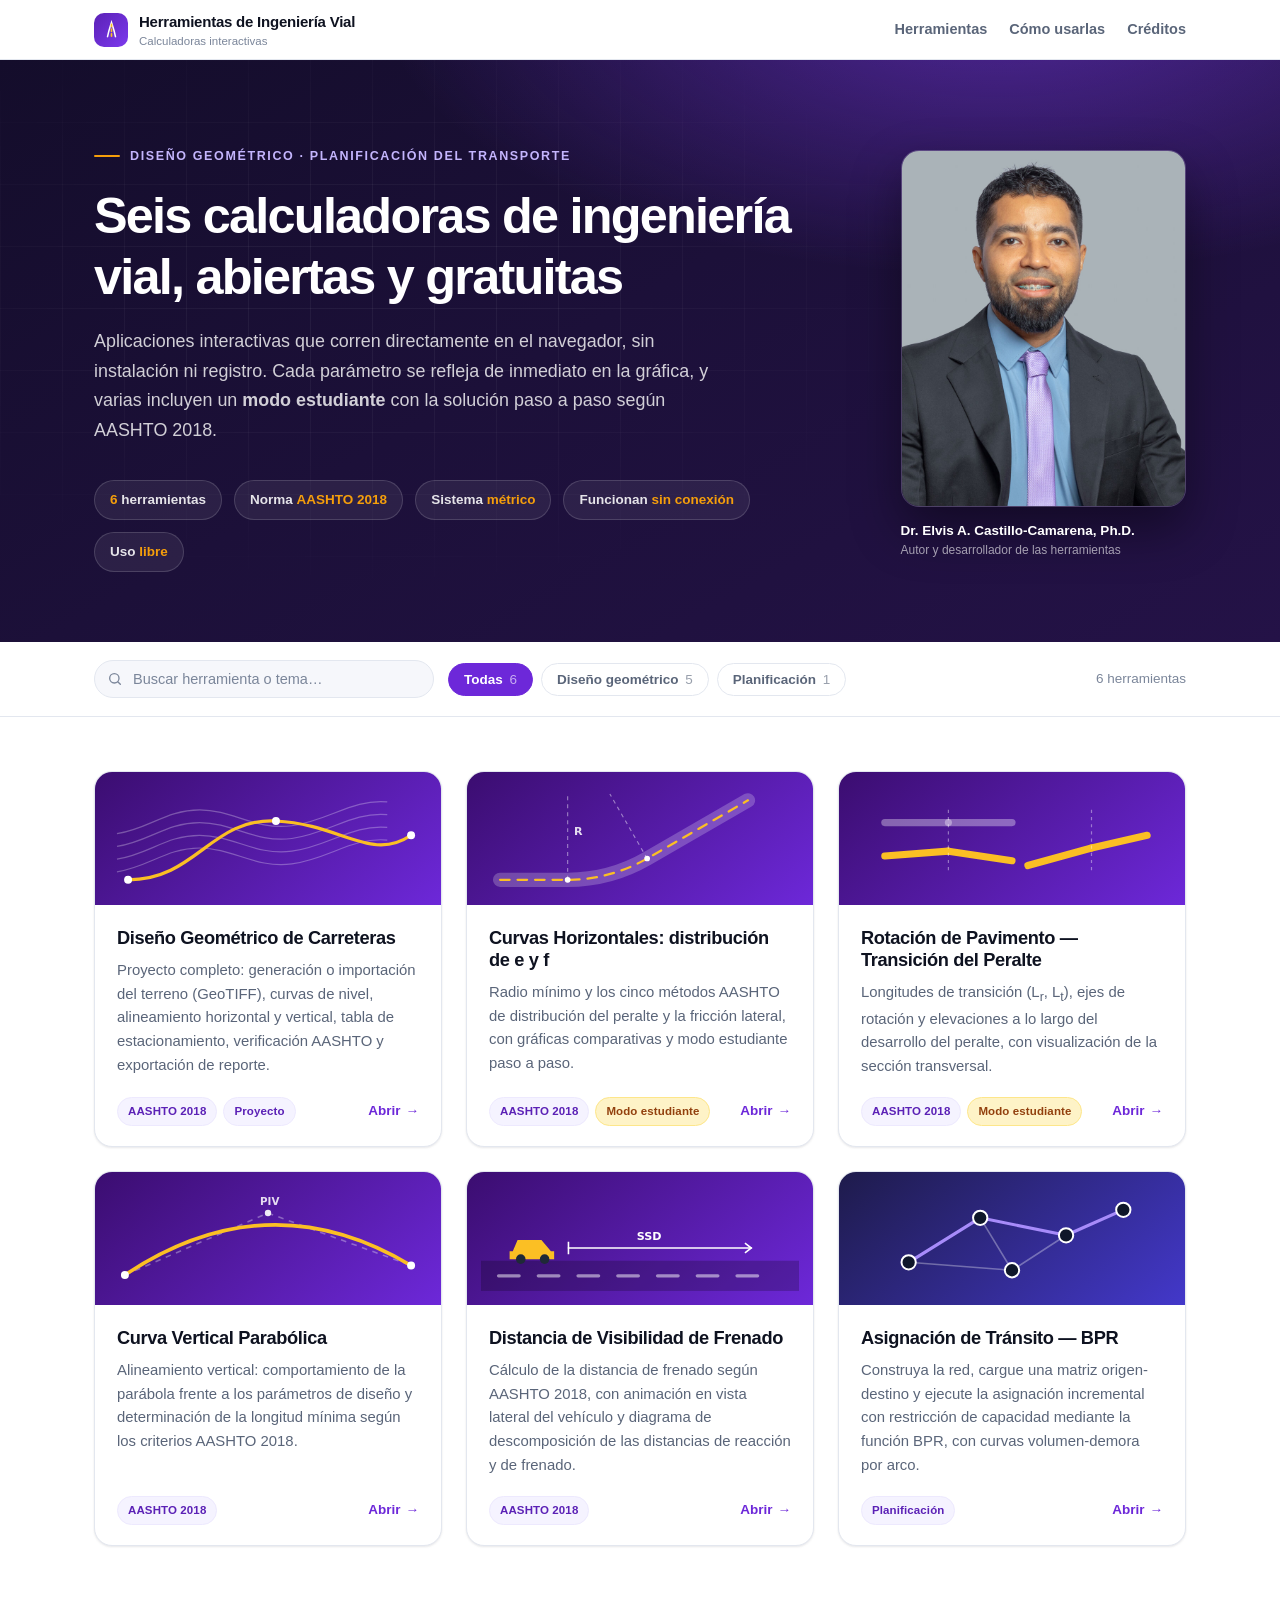
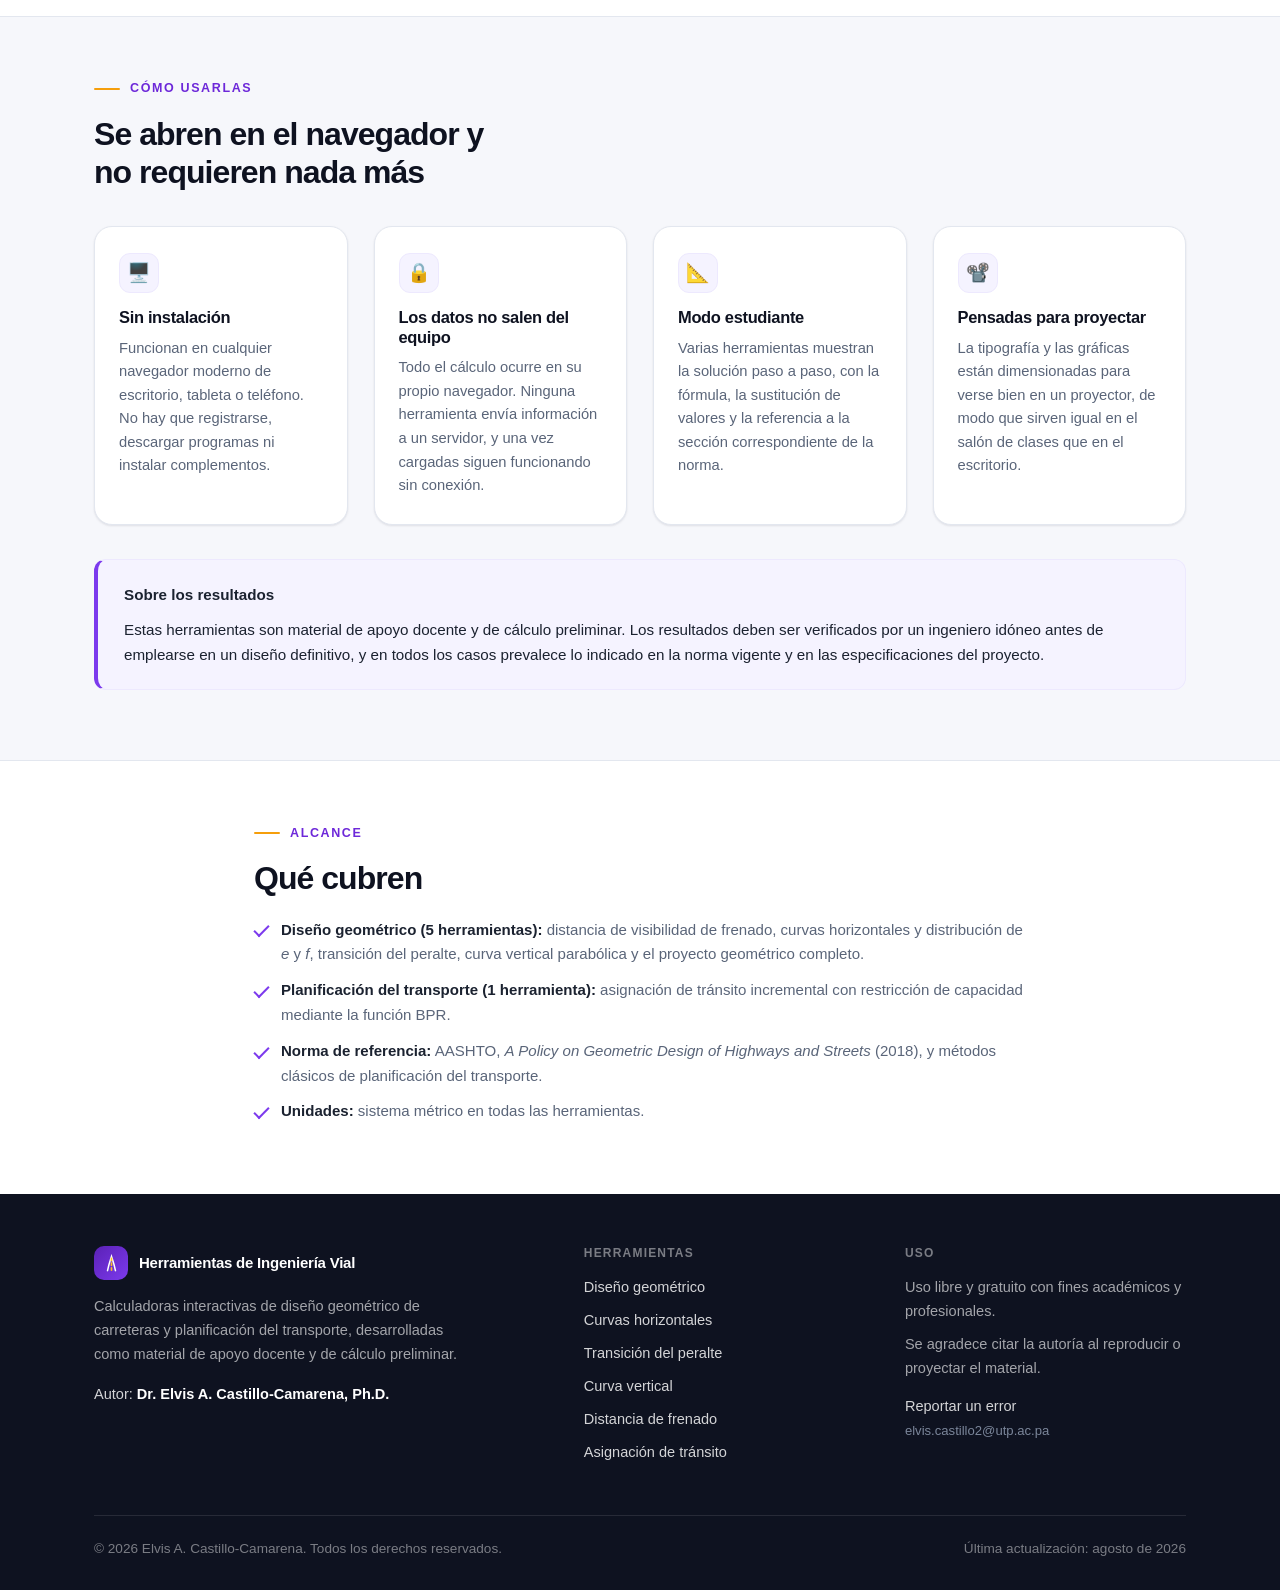
<file: index.html>
<!DOCTYPE html>
<html lang="es">
<head>
<meta charset="UTF-8">
<meta name="viewport" content="width=device-width, initial-scale=1">
<title>Herramientas de Ingeniería Vial — Calculadoras interactivas de diseño geométrico y tránsito</title>
<meta name="description" content="Seis calculadoras web gratuitas de diseño geométrico de carreteras (AASHTO 2018) y planificación del transporte: distancia de visibilidad de frenado, curvas horizontales, transición del peralte, curva vertical y asignación de tránsito. Sin instalación, directo en el navegador.">
<meta name="author" content="Dr. Elvis A. Castillo-Camarena, Ph.D.">
<meta name="keywords" content="AASHTO 2018, diseño geométrico, peralte, curva vertical, distancia de frenado, asignación de tránsito, BPR, ingeniería vial, calculadora">
<meta property="og:title" content="Herramientas de Ingeniería Vial">
<meta property="og:description" content="Seis calculadoras interactivas de diseño geométrico de carreteras y planificación del transporte. Uso libre y gratuito.">
<meta property="og:type" content="website">
<link rel="icon" href="assets/img/favicon.svg" type="image/svg+xml">
<link rel="stylesheet" href="assets/css/tools.css">
</head>
<body>

<header class="site-head">
  <div class="wrap head-inner">
    <a class="brand" href="index.html">
      <span class="brand-mark" aria-hidden="true">
        <svg viewBox="0 0 24 24" width="19" height="19" fill="none">
          <path d="M7 21 C 8.6 13, 10.6 7.4, 12 3 C 13.4 7.4, 15.4 13, 17 21" stroke="#fff" stroke-width="1.9" stroke-linecap="round"/>
          <path d="M12 5.5 V 8.5 M12 11.5 V 14.5 M12 17.5 V 20.5" stroke="#fbbf24" stroke-width="2.1" stroke-linecap="round"/>
        </svg>
      </span>
      <span>
        <span class="brand-name">Herramientas de Ingeniería Vial</span>
        <span class="brand-sub">Calculadoras interactivas</span>
      </span>
    </a>
    <nav class="head-links">
      <a href="#herramientas">Herramientas</a>
      <a href="#uso">Cómo usarlas</a>
      <a href="#creditos">Créditos</a>
    </nav>
  </div>
</header>

<section class="hero">
  <div class="wrap hero-grid">
    <div class="hero-text">
      <span class="eyebrow">Diseño geométrico · Planificación del transporte</span>
      <h1>Seis calculadoras de ingeniería vial, abiertas y gratuitas</h1>
      <p class="lead">
        Aplicaciones interactivas que corren directamente en el navegador, sin instalación ni
        registro. Cada parámetro se refleja de inmediato en la gráfica, y varias incluyen un
        <strong>modo estudiante</strong> con la solución paso a paso según AASHTO 2018.
      </p>

      <div class="hero-facts">
        <span class="fact"><b>6</b> herramientas</span>
        <span class="fact">Norma <b>AASHTO 2018</b></span>
        <span class="fact">Sistema <b>métrico</b></span>
        <span class="fact">Funcionan <b>sin conexión</b></span>
        <span class="fact">Uso <b>libre</b></span>
      </div>
    </div>

    <figure class="hero-portrait">
      <img src="assets/img/elvis-castillo.jpg" width="800" height="1000"
           alt="Retrato del Dr. Elvis A. Castillo-Camarena">
      <figcaption>
        <b>Dr. Elvis A. Castillo-Camarena, Ph.D.</b>
        <span>Autor y desarrollador de las herramientas</span>
      </figcaption>
    </figure>
  </div>
</section>

<div class="filters" id="herramientas">
  <div class="wrap filters-inner">
    <div class="search-box">
      <svg viewBox="0 0 24 24" fill="none" stroke="currentColor" stroke-width="2" aria-hidden="true">
        <circle cx="11" cy="11" r="7"/><path d="m20 20-3.5-3.5" stroke-linecap="round"/>
      </svg>
      <input type="search" id="search" placeholder="Buscar herramienta o tema…"
             autocomplete="off" aria-label="Buscar herramienta">
    </div>
    <div class="chips" role="group" aria-label="Filtrar por categoría">
      <button class="chip" data-cat="all" aria-pressed="true">Todas <span class="n">6</span></button>
      <button class="chip" data-cat="geom" aria-pressed="false">Diseño geométrico <span class="n">5</span></button>
      <button class="chip" data-cat="plan" aria-pressed="false">Planificación <span class="n">1</span></button>
    </div>
    <span class="result-count" id="count" role="status"></span>
  </div>
</div>

<section class="section">
  <div class="wrap">
    <div class="tool-grid" id="grid">

      <!-- 1 -->
      <a class="tool-card" href="apps/diseno-geometrico.html" data-cat="geom"
         data-keys="proyecto terreno geotiff curvas de nivel alineamiento horizontal vertical estacionamiento reporte aashto">
        <div class="tool-thumb">
          <svg viewBox="0 0 400 132" xmlns="http://www.w3.org/2000/svg" aria-hidden="true">
            <g fill="none" stroke="rgba(255,255,255,.28)" stroke-width="1.5">
              <path d="M10 108c40-6 62-30 104-30s70 26 116 20 76-34 120-30"/>
              <path d="M10 92c40-6 62-30 104-30s70 26 116 20 76-34 120-30"/>
              <path d="M10 76c40-6 62-30 104-30s70 26 116 20 76-34 120-30"/>
              <path d="M10 60c40-6 62-30 104-30s70 26 116 20 76-34 120-30"/>
            </g>
            <path d="M24 118 C 110 118, 128 40, 210 44 S 330 96, 380 62" fill="none" stroke="#fbbf24" stroke-width="4" stroke-linecap="round"/>
            <g fill="#fff"><circle cx="24" cy="118" r="5"/><circle cx="210" cy="44" r="5"/><circle cx="380" cy="62" r="5"/></g>
          </svg>
        </div>
        <div class="tool-body">
          <h3>Diseño Geométrico de Carreteras</h3>
          <p>Proyecto completo: generación o importación del terreno (GeoTIFF), curvas de nivel,
             alineamiento horizontal y vertical, tabla de estacionamiento, verificación AASHTO
             y exportación de reporte.</p>
          <div class="tool-foot">
            <span class="tags"><span class="tag">AASHTO 2018</span><span class="tag">Proyecto</span></span>
            <span class="open-arrow">Abrir</span>
          </div>
        </div>
      </a>

      <!-- 2 -->
      <a class="tool-card" href="apps/curvas-horizontales-e-f.html" data-cat="geom"
         data-keys="radio minimo peralte friccion lateral cinco metodos distribucion aashto modo estudiante curva horizontal">
        <div class="tool-thumb">
          <!-- Disposición tangente - curva circular - tangente.
               R = 200, centro (109,-82), Δ = 30°, PC (109,118), PT (209,91.2).
               El radio al PC es vertical y el radio al PT es perpendicular a la
               tangente de salida: el arco entra y sale sin quiebre. El centro
               queda fuera del lienzo, así que los radios se dibujan truncados. -->
          <svg viewBox="0 0 400 132" xmlns="http://www.w3.org/2000/svg" aria-hidden="true">
            <g stroke="rgba(255,255,255,.45)" stroke-width="1.4" stroke-dasharray="5 5" fill="none">
              <path d="M109 118 L109 10 M209 91.2 L162.1 10"/>
            </g>
            <path d="M24 118 L109 118 A200 200 0 0 0 209 91.2 L335.8 18"
                  fill="none" stroke="rgba(255,255,255,.22)" stroke-width="18"
                  stroke-linecap="round" stroke-linejoin="round"/>
            <path d="M24 118 L109 118 A200 200 0 0 0 209 91.2 L335.8 18"
                  fill="none" stroke="#fbbf24" stroke-width="2.8"
                  stroke-dasharray="12 10" stroke-linecap="round"/>
            <g fill="#fff"><circle cx="109" cy="118" r="3.6"/><circle cx="209" cy="91.2" r="3.6"/></g>
            <text x="117" y="62" fill="rgba(255,255,255,.85)" font-family="system-ui,sans-serif" font-size="14" font-weight="700">R</text>
          </svg>
        </div>
        <div class="tool-body">
          <h3>Curvas Horizontales: distribución de e y f</h3>
          <p>Radio mínimo y los cinco métodos AASHTO de distribución del peralte y la fricción
             lateral, con gráficas comparativas y modo estudiante paso a paso.</p>
          <div class="tool-foot">
            <span class="tags"><span class="tag">AASHTO 2018</span><span class="tag-amber tag">Modo estudiante</span></span>
            <span class="open-arrow">Abrir</span>
          </div>
        </div>
      </a>

      <!-- 3 -->
      <a class="tool-card" href="apps/rotacion-peralte.html" data-cat="geom"
         data-keys="transicion peralte longitud lr lt eje de rotacion elevaciones seccion transversal bombeo modo estudiante">
        <div class="tool-thumb">
          <svg viewBox="0 0 400 132" xmlns="http://www.w3.org/2000/svg" aria-hidden="true">
            <g stroke-linecap="round">
              <path d="M40 46 L120 46" stroke="rgba(255,255,255,.35)" stroke-width="9"/>
              <path d="M120 46 L200 46" stroke="rgba(255,255,255,.35)" stroke-width="9"/>
              <path d="M40 88 L120 82" stroke="#fbbf24" stroke-width="9"/>
              <path d="M120 82 L200 94" stroke="#fbbf24" stroke-width="9"/>
              <path d="M220 100 L300 78" stroke="#fbbf24" stroke-width="9"/>
              <path d="M300 78 L370 62" stroke="#fbbf24" stroke-width="9"/>
            </g>
            <g stroke="rgba(255,255,255,.4)" stroke-width="1.5" stroke-dasharray="4 5">
              <path d="M120 30 L120 108 M300 30 L300 108"/>
            </g>
          </svg>
        </div>
        <div class="tool-body">
          <h3>Rotación de Pavimento — Transición del Peralte</h3>
          <p>Longitudes de transición (L<sub>r</sub>, L<sub>t</sub>), ejes de rotación y elevaciones
             a lo largo del desarrollo del peralte, con visualización de la sección transversal.</p>
          <div class="tool-foot">
            <span class="tags"><span class="tag">AASHTO 2018</span><span class="tag-amber tag">Modo estudiante</span></span>
            <span class="open-arrow">Abrir</span>
          </div>
        </div>
      </a>

      <!-- 4 -->
      <a class="tool-card" href="apps/curva-vertical.html" data-cat="geom"
         data-keys="parabola piv longitud minima cresta columpio alineamiento vertical pendiente">
        <div class="tool-thumb">
          <svg viewBox="0 0 400 132" xmlns="http://www.w3.org/2000/svg" aria-hidden="true">
            <g stroke="rgba(255,255,255,.32)" stroke-width="2" stroke-dasharray="7 7" fill="none">
              <path d="M20 112 L200 34 L380 100"/>
            </g>
            <path d="M20 112 Q 200 -8 380 100" fill="none" stroke="#fbbf24" stroke-width="4.5" stroke-linecap="round"/>
            <g fill="#fff"><circle cx="20" cy="112" r="5"/><circle cx="380" cy="100" r="5"/></g>
            <g fill="rgba(255,255,255,.9)"><circle cx="200" cy="34" r="4"/></g>
            <text x="190" y="24" fill="rgba(255,255,255,.85)" font-family="system-ui,sans-serif" font-size="13" font-weight="700">PIV</text>
          </svg>
        </div>
        <div class="tool-body">
          <h3>Curva Vertical Parabólica</h3>
          <p>Alineamiento vertical: comportamiento de la parábola frente a los parámetros de diseño
             y determinación de la longitud mínima según los criterios AASHTO 2018.</p>
          <div class="tool-foot">
            <span class="tags"><span class="tag">AASHTO 2018</span></span>
            <span class="open-arrow">Abrir</span>
          </div>
        </div>
      </a>

      <!-- 5 -->
      <a class="tool-card" href="apps/distancia-frenado.html" data-cat="geom"
         data-keys="ssd visibilidad frenado reaccion percepcion velocidad pendiente animacion aashto">
        <div class="tool-thumb">
          <svg viewBox="0 0 400 132" xmlns="http://www.w3.org/2000/svg" aria-hidden="true">
            <rect x="0" y="94" width="400" height="38" fill="rgba(0,0,0,.22)"/>
            <g fill="rgba(255,255,255,.5)">
              <rect x="20" y="111" width="30" height="4" rx="2"/><rect x="70" y="111" width="30" height="4" rx="2"/>
              <rect x="120" y="111" width="30" height="4" rx="2"/><rect x="170" y="111" width="30" height="4" rx="2"/>
              <rect x="220" y="111" width="30" height="4" rx="2"/><rect x="270" y="111" width="30" height="4" rx="2"/>
              <rect x="320" y="111" width="30" height="4" rx="2"/>
            </g>
            <g transform="translate(36,60)">
              <path d="M4 22 L10 8 L40 8 L52 22 L56 22 L56 32 L0 32 L0 22 Z" fill="#fbbf24"/>
              <circle cx="14" cy="32" r="6" fill="#1f2937"/><circle cx="44" cy="32" r="6" fill="#1f2937"/>
            </g>
            <g stroke="#fff" stroke-width="2">
              <path d="M110 78 L340 78" stroke-linecap="round"/>
              <path d="M332 72 L340 78 L332 84" fill="none"/>
              <path d="M110 70 L110 86"/>
            </g>
            <text x="196" y="68" fill="#fff" font-family="system-ui,sans-serif" font-size="14" font-weight="700">SSD</text>
          </svg>
        </div>
        <div class="tool-body">
          <h3>Distancia de Visibilidad de Frenado</h3>
          <p>Cálculo de la distancia de frenado según AASHTO 2018, con animación en vista lateral
             del vehículo y diagrama de descomposición de las distancias de reacción y de frenado.</p>
          <div class="tool-foot">
            <span class="tags"><span class="tag">AASHTO 2018</span></span>
            <span class="open-arrow">Abrir</span>
          </div>
        </div>
      </a>

      <!-- 6 -->
      <a class="tool-card" href="apps/asignacion-transito.html" data-cat="plan"
         data-keys="red matriz origen destino od asignacion incremental capacidad bpr volumen demora arco planificacion">
        <div class="tool-thumb alt">
          <svg viewBox="0 0 400 132" xmlns="http://www.w3.org/2000/svg" aria-hidden="true">
            <g stroke="rgba(255,255,255,.32)" stroke-width="2" fill="none">
              <path d="M70 96 L160 40 M160 40 L268 62 M268 62 L340 30 M70 96 L200 106 M200 106 L268 62 M160 40 L200 106"/>
            </g>
            <path d="M70 96 L160 40 L268 62 L340 30" fill="none" stroke="#a78bfa" stroke-width="4" stroke-linecap="round" stroke-linejoin="round"/>
            <g fill="#0f172a" stroke="#fff" stroke-width="2.5">
              <circle cx="70" cy="96" r="9"/><circle cx="160" cy="40" r="9"/>
              <circle cx="268" cy="62" r="9"/><circle cx="340" cy="30" r="9"/><circle cx="200" cy="106" r="9"/>
            </g>
          </svg>
        </div>
        <div class="tool-body">
          <h3>Asignación de Tránsito — BPR</h3>
          <p>Construya la red, cargue una matriz origen-destino y ejecute la asignación incremental
             con restricción de capacidad mediante la función BPR, con curvas volumen-demora por arco.</p>
          <div class="tool-foot">
            <span class="tags"><span class="tag">Planificación</span></span>
            <span class="open-arrow">Abrir</span>
          </div>
        </div>
      </a>

    </div>

    <div class="empty" id="empty">
      <strong>Sin resultados</strong>
      No hay herramientas que coincidan con la búsqueda. Pruebe con otro término o
      <button class="chip" type="button" id="reset" style="margin-top:12px">Ver todas las herramientas</button>
    </div>
  </div>
</section>

<section class="section bg-surface" id="uso">
  <div class="wrap">
    <span class="eyebrow" style="color:var(--brand-600)">Cómo usarlas</span>
    <h2 class="h2" style="margin-top:16px;max-width:24ch">Se abren en el navegador y no requieren nada más</h2>

    <div class="info-grid" style="margin-top:34px">
      <div class="info-card">
        <div class="ico" aria-hidden="true">🖥️</div>
        <h3>Sin instalación</h3>
        <p>Funcionan en cualquier navegador moderno de escritorio, tableta o teléfono. No hay que
           registrarse, descargar programas ni instalar complementos.</p>
      </div>
      <div class="info-card">
        <div class="ico" aria-hidden="true">🔒</div>
        <h3>Los datos no salen del equipo</h3>
        <p>Todo el cálculo ocurre en su propio navegador. Ninguna herramienta envía información a un
           servidor, y una vez cargadas siguen funcionando sin conexión.</p>
      </div>
      <div class="info-card">
        <div class="ico" aria-hidden="true">📐</div>
        <h3>Modo estudiante</h3>
        <p>Varias herramientas muestran la solución paso a paso, con la fórmula, la sustitución de
           valores y la referencia a la sección correspondiente de la norma.</p>
      </div>
      <div class="info-card">
        <div class="ico" aria-hidden="true">📽️</div>
        <h3>Pensadas para proyectar</h3>
        <p>La tipografía y las gráficas están dimensionadas para verse bien en un proyector, de modo
           que sirven igual en el salón de clases que en el escritorio.</p>
      </div>
    </div>

    <div class="callout">
      <p style="margin-bottom:10px"><strong>Sobre los resultados</strong></p>
      <p>
        Estas herramientas son material de apoyo docente y de cálculo preliminar. Los resultados
        deben ser verificados por un ingeniero idóneo antes de emplearse en un diseño definitivo,
        y en todos los casos prevalece lo indicado en la norma vigente y en las especificaciones
        del proyecto.
      </p>
    </div>
  </div>
</section>

<section class="section">
  <div class="wrap" style="max-width:820px">
    <span class="eyebrow" style="color:var(--brand-600)">Alcance</span>
    <h2 class="h2" style="margin-top:16px">Qué cubren</h2>
    <ul class="check-list" style="margin-top:20px">
      <li><strong>Diseño geométrico (5 herramientas):</strong> distancia de visibilidad de frenado,
          curvas horizontales y distribución de <em>e</em> y <em>f</em>, transición del peralte,
          curva vertical parabólica y el proyecto geométrico completo.</li>
      <li><strong>Planificación del transporte (1 herramienta):</strong> asignación de tránsito
          incremental con restricción de capacidad mediante la función BPR.</li>
      <li><strong>Norma de referencia:</strong> AASHTO, <em>A Policy on Geometric Design of Highways
          and Streets</em> (2018), y métodos clásicos de planificación del transporte.</li>
      <li><strong>Unidades:</strong> sistema métrico en todas las herramientas.</li>
    </ul>
  </div>
</section>

<footer class="site-footer" id="creditos">
  <div class="wrap">
    <div class="footer-grid">
      <div>
        <div class="footer-brand">
          <span class="brand-mark" aria-hidden="true">
            <svg viewBox="0 0 24 24" width="19" height="19" fill="none">
              <path d="M7 21 C 8.6 13, 10.6 7.4, 12 3 C 13.4 7.4, 15.4 13, 17 21" stroke="#fff" stroke-width="1.9" stroke-linecap="round"/>
              <path d="M12 5.5 V 8.5 M12 11.5 V 14.5 M12 17.5 V 20.5" stroke="#fbbf24" stroke-width="2.1" stroke-linecap="round"/>
            </svg>
          </span>
          <span class="footer-brand-name">Herramientas de Ingeniería Vial</span>
        </div>
        <p style="max-width:380px">
          Calculadoras interactivas de diseño geométrico de carreteras y planificación del
          transporte, desarrolladas como material de apoyo docente y de cálculo preliminar.
        </p>
        <p style="margin-top:16px;color:rgba(255,255,255,.82)">
          Autor: <strong style="color:#fff">Dr. Elvis A. Castillo-Camarena, Ph.D.</strong>
        </p>
      </div>

      <div>
        <h4>Herramientas</h4>
        <ul>
          <li><a href="apps/diseno-geometrico.html">Diseño geométrico</a></li>
          <li><a href="apps/curvas-horizontales-e-f.html">Curvas horizontales</a></li>
          <li><a href="apps/rotacion-peralte.html">Transición del peralte</a></li>
          <li><a href="apps/curva-vertical.html">Curva vertical</a></li>
          <li><a href="apps/distancia-frenado.html">Distancia de frenado</a></li>
          <li><a href="apps/asignacion-transito.html">Asignación de tránsito</a></li>
        </ul>
      </div>

      <div>
        <h4>Uso</h4>
        <ul>
          <li>Uso libre y gratuito con fines académicos y profesionales.</li>
          <li>Se agradece citar la autoría al reproducir o proyectar el material.</li>
          <li style="margin-top:14px">
            <a href="mailto:elvis.castillo2@utp.ac.pa">Reportar un error</a>
            <br><span class="tiny">elvis.castillo2@utp.ac.pa</span>
          </li>
        </ul>
      </div>
    </div>

    <div class="footer-bottom">
      <span>© <span id="year">2026</span> Elvis A. Castillo-Camarena. Todos los derechos reservados.</span>
      <span>Última actualización: <span id="updated">agosto de 2026</span></span>
    </div>
  </div>
</footer>

<script src="assets/js/tools.js"></script>
</body>
</html>
</file>
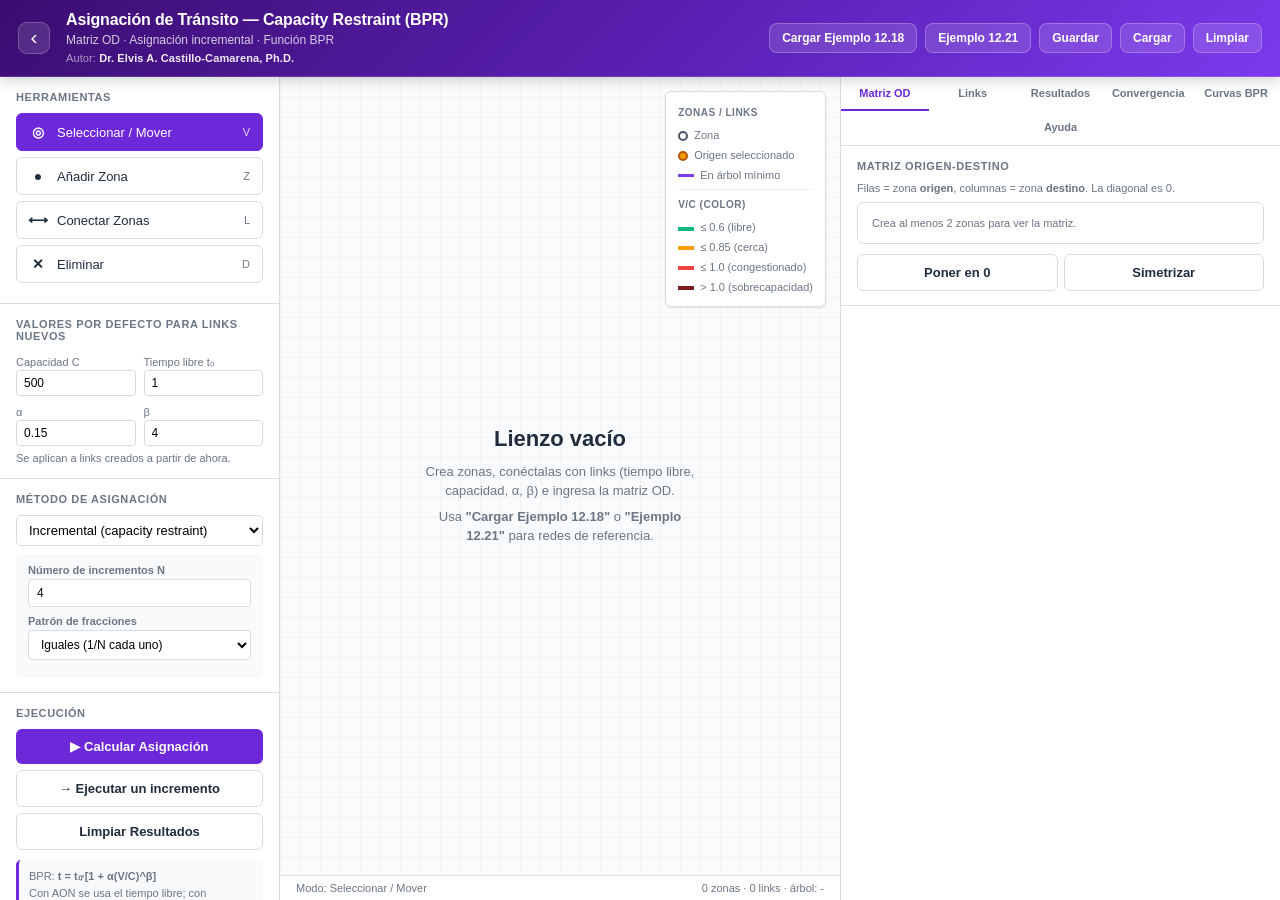
<file: apps/asignacion-transito.html>
<!DOCTYPE html>
<html lang="es">
<head>
<meta charset="UTF-8" />
<meta name="viewport" content="width=device-width, initial-scale=1.0" />
<title>Asignación de Tránsito — Capacity Restraint (BPR) — Dr. Elvis A. Castillo-Camarena, Ph.D.</title>
<meta name="author" content="Dr. Elvis A. Castillo-Camarena, Ph.D.">
<style>
  :root {
    --bg: #f5f7fa;
    --panel: #ffffff;
    --border: #d8dde4;
    --text: #1f2d3d;
    --muted: #6b7684;
    --accent: #6d28d9;
    --accent-dark: #5b21b6;
    --danger: #dc2626;
    --success: #059669;
    --warning: #d97706;
    --origin: #f59e0b;
    --shadow: 0 1px 3px rgba(0,0,0,0.08), 0 1px 2px rgba(0,0,0,0.04);
  }
  * { box-sizing: border-box; }
  html, body {
    margin: 0; padding: 0; height: 100%;
    font-family: -apple-system, BlinkMacSystemFont, "Segoe UI", Roboto, "Helvetica Neue", Arial, sans-serif;
    color: var(--text); background: var(--bg); overflow: hidden;
  }
  header {
    height: 54px;
    background: var(--panel);
    border-bottom: 1px solid var(--border);
    display: flex; align-items: center;
    padding: 0 20px; gap: 16px;
    box-shadow: var(--shadow);
    z-index: 10; position: relative;
  }
  header h1 { margin: 0; font-size: 17px; font-weight: 600; }
  header .subtitle { font-size: 12px; color: var(--muted); margin-left: -8px; }

  .app { display: flex; height: calc(100vh - 54px); }
  .sidebar {
    width: 280px;
    background: var(--panel);
    border-right: 1px solid var(--border);
    display: flex; flex-direction: column;
    overflow-y: auto;
  }
  .sidebar-right {
    width: 440px;
    background: var(--panel);
    border-left: 1px solid var(--border);
    display: flex; flex-direction: column;
    overflow-y: auto;
  }
  .canvas-container {
    flex: 1; position: relative; background: #fafbfc; overflow: hidden;
  }
  #canvas {
    width: 100%; height: 100%; display: block; cursor: crosshair;
    background-image:
      linear-gradient(rgba(0,0,0,0.03) 1px, transparent 1px),
      linear-gradient(90deg, rgba(0,0,0,0.03) 1px, transparent 1px);
    background-size: 20px 20px;
  }
  #canvas.mode-select { cursor: default; }
  #canvas.mode-zone   { cursor: crosshair; }
  #canvas.mode-link   { cursor: pointer; }
  #canvas.mode-delete { cursor: not-allowed; }

  .section { padding: 14px 16px; border-bottom: 1px solid var(--border); }
  .section h3 {
    margin: 0 0 10px 0; font-size: 11px; font-weight: 700;
    text-transform: uppercase; letter-spacing: 0.6px; color: var(--muted);
  }
  .tool-btn {
    display: flex; align-items: center; gap: 10px;
    width: 100%; padding: 9px 12px;
    border: 1px solid var(--border); background: #fff;
    border-radius: 6px; font-size: 13px;
    color: var(--text); cursor: pointer; margin-bottom: 6px;
    transition: all 0.15s; text-align: left;
  }
  .tool-btn:hover { background: #f0f4f9; }
  .tool-btn.active {
    background: var(--accent); color: white; border-color: var(--accent);
  }
  .tool-btn .icon {
    width: 18px; height: 18px;
    display: inline-flex; align-items: center; justify-content: center;
    font-weight: bold; font-size: 14px;
  }
  .tool-btn .hint { font-size: 11px; color: var(--muted); margin-left: auto; }
  .tool-btn.active .hint { color: rgba(255,255,255,0.8); }

  .action-btn {
    display: block; width: 100%; padding: 10px 12px;
    border: none; background: var(--accent); color: white;
    font-size: 13px; font-weight: 600; border-radius: 6px;
    cursor: pointer; transition: background 0.15s; margin-bottom: 6px;
  }
  .action-btn:hover { background: var(--accent-dark); }
  .action-btn.secondary {
    background: #fff; color: var(--text); border: 1px solid var(--border);
  }
  .action-btn.secondary:hover { background: #f0f4f9; }
  .action-btn.danger { background: var(--danger); }
  .action-btn.danger:hover { background: #b91c1c; }
  .action-btn[disabled] { opacity: 0.5; cursor: not-allowed; }

  .info {
    font-size: 12px; color: var(--muted); line-height: 1.5;
    padding: 8px 10px; background: #f8fafc;
    border-radius: 5px; border-left: 3px solid var(--accent);
  }
  .info.warning { border-left-color: var(--warning); background: #fffbeb; color: #78350f; }
  .info.success { border-left-color: var(--success); background: #ecfdf5; color: #065f46; }

  table { width: 100%; border-collapse: collapse; font-size: 12px; }
  th, td {
    padding: 6px 8px; border-bottom: 1px solid #eef1f5; text-align: left;
  }
  th {
    font-weight: 600; color: var(--muted); font-size: 11px;
    text-transform: uppercase; letter-spacing: 0.3px; background: #f8fafc;
  }
  td input {
    width: 56px; padding: 4px 6px;
    border: 1px solid var(--border); border-radius: 4px;
    font-size: 12px; font-family: inherit;
  }
  td input:focus { outline: none; border-color: var(--accent); }
  td input.narrow { width: 44px; }

  .origin-badge {
    display: inline-block; padding: 2px 8px;
    background: var(--origin); color: white;
    font-size: 10px; font-weight: 700;
    border-radius: 10px; text-transform: uppercase; letter-spacing: 0.4px;
  }

  /* Zones */
  .zone-group { cursor: move; }
  .zone-group .zone-circle {
    fill: #ffffff; stroke: #475569; stroke-width: 2;
    transition: all 0.15s;
  }
  .zone-group:hover .zone-circle { stroke: var(--accent); stroke-width: 3; }
  .zone-group.selected .zone-circle { stroke: var(--accent); stroke-width: 3; fill: #dbeafe; }
  .zone-group.origin-focus .zone-circle { fill: var(--origin); stroke: #b45309; stroke-width: 3; }
  .zone-group.link-source .zone-circle { stroke: var(--success); stroke-width: 3; fill: #d1fae5; }
  .zone-label {
    font-size: 14px; font-weight: 700; fill: var(--text);
    text-anchor: middle; dominant-baseline: central;
    pointer-events: none; user-select: none;
  }
  .zone-group.origin-focus .zone-label { fill: white; }
  .cumtime-label {
    font-size: 10px; font-weight: 600; fill: var(--accent);
    text-anchor: middle; pointer-events: none; user-select: none;
  }

  /* Links */
  .link-group { cursor: pointer; }
  .link-line {
    stroke: #94a3b8; stroke-width: 2; fill: none;
    transition: stroke 0.15s, stroke-width 0.15s;
  }
  .link-group:hover .link-line { stroke: var(--accent); stroke-width: 3; }
  .link-group.selected .link-line { stroke: var(--accent); stroke-width: 4; }
  .link-group.on-skim-tree .link-line { stroke: #7c3aed; stroke-width: 3; }
  .link-time-bg {
    fill: #ffffff; stroke: var(--border); stroke-width: 1; rx: 3;
  }
  .link-time-label {
    font-size: 10px; font-weight: 600; fill: var(--text);
    text-anchor: middle; dominant-baseline: central;
    pointer-events: none; user-select: none;
  }
  .link-volume-label {
    font-size: 10px; font-weight: 700; fill: var(--danger);
    text-anchor: middle; pointer-events: none; user-select: none;
  }
  .link-hit {
    stroke: transparent; stroke-width: 14; fill: none;
  }
  .link-congestion-line {
    stroke-width: 4; fill: none; opacity: 0.35;
  }

  .empty-state {
    position: absolute; top: 50%; left: 50%;
    transform: translate(-50%, -50%); text-align: center;
    color: var(--muted); pointer-events: none; max-width: 400px;
  }
  .empty-state h2 { margin: 0 0 10px 0; font-size: 22px; color: var(--text); font-weight: 600; }
  .empty-state p { margin: 6px 0; font-size: 13px; line-height: 1.5; }

  .status-bar {
    position: absolute; bottom: 0; left: 0; right: 0;
    padding: 6px 16px;
    background: rgba(255, 255, 255, 0.92);
    border-top: 1px solid var(--border);
    font-size: 11px; color: var(--muted);
    display: flex; justify-content: space-between; gap: 16px;
    backdrop-filter: blur(6px);
  }

  .legend {
    position: absolute; top: 14px; right: 14px;
    background: rgba(255, 255, 255, 0.95);
    border: 1px solid var(--border);
    border-radius: 6px; padding: 8px 12px;
    font-size: 11px; color: var(--muted);
    line-height: 1.8; box-shadow: var(--shadow);
  }
  .legend .dot {
    display: inline-block; width: 10px; height: 10px;
    border-radius: 50%; margin-right: 6px; vertical-align: middle;
  }
  .legend .line {
    display: inline-block; width: 16px; height: 2px;
    margin-right: 6px; vertical-align: middle;
  }
  .legend h4 { margin: 4px 0 4px 0; font-size: 10px; text-transform: uppercase;
    letter-spacing: 0.5px; color: var(--muted); font-weight: 700; border-top: 1px solid #eef1f5; padding-top: 6px; }
  .legend h4:first-child { border-top: none; padding-top: 0; }

  .modal-overlay {
    display: none; position: fixed; inset: 0;
    background: rgba(15, 23, 42, 0.5); z-index: 100;
    align-items: center; justify-content: center;
  }
  .modal-overlay.active { display: flex; }
  .modal {
    background: white; border-radius: 8px; padding: 24px;
    min-width: 420px; box-shadow: 0 10px 25px rgba(0,0,0,0.15);
  }
  .modal h3 { margin: 0 0 14px 0; font-size: 16px; }
  .modal .form-row { margin-bottom: 12px; }
  .modal label {
    display: block; font-size: 12px; color: var(--muted);
    margin-bottom: 4px; font-weight: 600;
  }
  .modal input {
    width: 100%; padding: 8px 10px;
    border: 1px solid var(--border); border-radius: 5px;
    font-size: 14px; font-family: inherit;
  }
  .modal input:focus { outline: none; border-color: var(--accent); }
  .modal .actions {
    display: flex; gap: 8px; justify-content: flex-end; margin-top: 18px;
  }
  .modal .actions button {
    padding: 8px 16px; border: 1px solid var(--border);
    background: white; border-radius: 5px;
    font-size: 13px; cursor: pointer; font-family: inherit;
  }
  .modal .actions button.primary {
    background: var(--accent); color: white; border-color: var(--accent); font-weight: 600;
  }
  .modal .actions button.danger {
    background: var(--danger); color: white; border-color: var(--danger);
  }

  .results-summary {
    background: #f0f9ff; border: 1px solid #bae6fd;
    border-radius: 6px; padding: 10px 12px;
    font-size: 12px; color: #0369a1; margin-bottom: 10px;
  }
  .results-summary b { display: block; margin-bottom: 4px; color: #075985; }

  select {
    padding: 6px 8px; border: 1px solid var(--border); border-radius: 5px;
    font-size: 13px; font-family: inherit; background: white;
  }
  select:focus { outline: none; border-color: var(--accent); }

  .small-muted { font-size: 11px; color: var(--muted); }

  .tabs { display: flex; border-bottom: 1px solid var(--border); flex-wrap: wrap; }
  .tab {
    flex: 1; min-width: 80px;
    padding: 10px 6px; text-align: center;
    font-size: 11px; font-weight: 600;
    color: var(--muted); cursor: pointer;
    border-bottom: 2px solid transparent;
    transition: all 0.15s;
  }
  .tab:hover { color: var(--text); }
  .tab.active { color: var(--accent); border-bottom-color: var(--accent); }
  .tab-content { display: none; flex: 1; overflow-y: auto; }
  .tab-content.active { display: block; }

  /* OD Matrix */
  .od-wrapper {
    overflow: auto;
    max-height: 320px;
    border: 1px solid var(--border);
    border-radius: 6px;
  }
  table.od-matrix {
    border-collapse: collapse;
    font-size: 11px;
    min-width: 100%;
  }
  table.od-matrix th, table.od-matrix td {
    padding: 0; border: 1px solid #e2e8f0; text-align: center;
    background: #fff;
  }
  table.od-matrix thead th, table.od-matrix tbody th {
    background: #f1f5f9; font-weight: 700; font-size: 10px;
    padding: 5px 7px; color: var(--text); letter-spacing: 0;
    text-transform: none; position: sticky;
  }
  table.od-matrix thead th { top: 0; z-index: 3; }
  table.od-matrix tbody th { left: 0; z-index: 2; }
  table.od-matrix thead th.corner {
    z-index: 4; left: 0;
    background: #e2e8f0; color: var(--muted); font-size: 10px;
  }
  table.od-matrix td input {
    width: 52px; padding: 5px 4px;
    border: none; background: transparent;
    font-size: 11px; font-family: inherit;
    text-align: center;
  }
  table.od-matrix td input:focus {
    background: #dbeafe; outline: none;
  }
  table.od-matrix td.diagonal { background: #f8fafc; color: var(--muted); }
  table.od-matrix tfoot th, table.od-matrix tfoot td {
    background: #f1f5f9; font-weight: 700; padding: 5px 7px;
  }

  .link-props-row {
    display: grid; grid-template-columns: 1fr auto 1fr; gap: 6px;
    align-items: center; margin-bottom: 6px;
  }
  .link-props-row label { font-size: 11px; color: var(--muted); font-weight: 600; }
  .link-props-row input {
    width: 100%; padding: 5px 7px;
    border: 1px solid var(--border); border-radius: 4px;
    font-size: 12px; font-family: inherit;
  }
  .link-props-row-2 {
    display: grid; grid-template-columns: 1fr 1fr; gap: 8px; margin-bottom: 6px;
  }
  .link-props-row-2 input {
    width: 100%; padding: 5px 7px;
    border: 1px solid var(--border); border-radius: 4px;
    font-size: 12px; font-family: inherit;
  }
  .sync-btn {
    border: 1px solid var(--border); background: #fff;
    width: 28px; height: 28px; border-radius: 4px;
    cursor: pointer; font-size: 14px; padding: 0;
    display: inline-flex; align-items: center; justify-content: center;
  }
  .sync-btn.active {
    background: var(--accent); color: white; border-color: var(--accent);
  }

  .path-detail {
    font-size: 11px; color: var(--text); padding: 6px 8px;
    background: #fafbfc; border-radius: 4px;
    margin-bottom: 4px; border-left: 3px solid #7c3aed;
  }
  .path-detail b { color: var(--accent); }
  .path-detail .dim { color: var(--muted); }

  .origin-chip {
    display: inline-block; padding: 3px 10px;
    margin: 2px; border-radius: 14px;
    font-size: 11px; font-weight: 600;
    background: #fff; border: 1px solid var(--border);
    cursor: pointer; transition: all 0.15s;
  }
  .origin-chip:hover { background: #f0f4f9; }
  .origin-chip.active {
    background: var(--origin); border-color: #b45309; color: #fff;
  }

  .method-params {
    padding: 10px 12px;
    background: #f8fafc;
    border-radius: 5px;
    margin-top: 8px;
  }
  .method-params label {
    display: block; font-size: 11px; color: var(--muted);
    margin-bottom: 3px; font-weight: 600;
  }
  .method-params input, .method-params select {
    width: 100%; padding: 6px 8px;
    border: 1px solid var(--border); border-radius: 4px;
    font-size: 12px; font-family: inherit; margin-bottom: 8px;
  }

  .iter-bar-wrap {
    margin-top: 8px;
  }
  .iter-bar {
    display: flex; align-items: center; font-size: 11px;
    gap: 6px; margin-bottom: 3px;
  }
  .iter-bar .label { width: 62px; color: var(--muted); }
  .iter-bar .bar {
    flex: 1; height: 14px; background: #e2e8f0; border-radius: 3px; overflow: hidden;
    position: relative;
  }
  .iter-bar .fill {
    height: 100%; background: linear-gradient(90deg, var(--accent), #60a5fa); border-radius: 3px;
  }
  .iter-bar .value { width: 72px; text-align: right; font-weight: 600; color: var(--text); }

  .voc-badge {
    display: inline-block; padding: 1px 6px;
    border-radius: 8px; font-size: 10px; font-weight: 700;
    color: #fff;
  }

  details { border: 1px solid var(--border); border-radius: 5px; padding: 6px 10px; margin-bottom: 8px; }
  details summary { font-size: 12px; font-weight: 600; cursor: pointer; color: var(--text); padding: 2px 0; }
  details[open] summary { margin-bottom: 8px; }

  /* BPR chart styles */
  .bpr-chart-wrap {
    border: 1px solid var(--border);
    border-radius: 6px;
    margin-bottom: 14px;
    background: #fff;
    overflow: hidden;
  }
  .bpr-chart-header {
    padding: 8px 10px;
    border-bottom: 1px solid var(--border);
    background: #f8fafc;
    font-size: 12px;
    display: flex; align-items: center; gap: 6px;
  }
  .bpr-chart-header b { color: var(--text); }
  .bpr-chart-header .remove-btn {
    margin-left: auto;
    border: 1px solid var(--border); background: #fff;
    width: 24px; height: 24px; border-radius: 4px;
    font-size: 11px; cursor: pointer; color: var(--muted);
    display: inline-flex; align-items: center; justify-content: center;
  }
  .bpr-chart-header .remove-btn:hover { background: #fee2e2; color: var(--danger); border-color: var(--danger); }
  .bpr-chart-info {
    padding: 6px 10px;
    font-size: 11px;
    color: var(--text);
    background: #f8fafc;
    border-top: 1px solid var(--border);
    display: flex; justify-content: space-between; gap: 8px; flex-wrap: wrap;
  }
  .bpr-chart-info b { color: var(--accent); }
  .bpr-chart-wrap svg { display: block; background: #fff; }

  .chart-chip {
    display: inline-flex; align-items: center; gap: 4px;
    padding: 3px 8px; margin: 2px;
    border-radius: 12px;
    font-size: 11px; font-weight: 600;
    background: #dbeafe; color: var(--accent-dark);
    border: 1px solid #bfdbfe;
  }
  .chart-chip .chart-chip-x {
    cursor: pointer;
    width: 14px; height: 14px;
    display: inline-flex; align-items: center; justify-content: center;
    border-radius: 50%;
    font-size: 10px;
    background: rgba(255,255,255,0.5);
  }
  .chart-chip .chart-chip-x:hover { background: var(--danger); color: #fff; }

  .chart-toggle-btn {
    border: 1px solid var(--border); background: #fff;
    padding: 2px 6px; border-radius: 4px;
    font-size: 11px; cursor: pointer;
    font-family: inherit;
  }
  .chart-toggle-btn:hover { background: #f0f4f9; }
  .chart-toggle-btn.active {
    background: var(--accent); color: #fff; border-color: var(--accent);
  }

  .open-toggle-btn {
    border: 1px solid var(--border); background: #fff;
    padding: 2px 6px; border-radius: 4px;
    font-size: 11px; cursor: pointer;
    font-family: inherit; font-weight: 600;
    margin-right: 2px;
    min-width: 38px;
  }
  .open-toggle-btn.open {
    background: #d1fae5; color: var(--success); border-color: #a7f3d0;
  }
  .open-toggle-btn.open:hover { background: #a7f3d0; }
  .open-toggle-btn.closed {
    background: #fee2e2; color: var(--danger); border-color: #fecaca;
    text-decoration: line-through;
  }
  .open-toggle-btn.closed:hover { background: #fecaca; }

  .link-closed-marker {
    font-size: 9px; font-weight: 700; fill: var(--danger);
    text-anchor: middle; pointer-events: none; user-select: none;
  }
</style>
<link rel="icon" href="../assets/img/favicon.svg" type="image/svg+xml">
<link rel="stylesheet" href="app-shell.css">
<style>
  body { display: flex; flex-direction: column; }
  header.ec-topbar { flex: none; }
  .app { flex: 1 1 auto; min-height: 0; height: auto !important; }
</style>
</head>
<body>

<header class="ec-topbar">
  <a class="ec-back" href="../index.html" title="Volver al índice de herramientas" aria-label="Volver al índice de herramientas">‹</a>
  <div class="ec-id">
    <h1>Asignación de Tránsito — Capacity Restraint (BPR)</h1>
    <div class="ec-sub">Matriz OD · Asignación incremental · Función BPR</div>
    <div class="ec-author">Autor: <b>Dr. Elvis A. Castillo-Camarena, Ph.D.</b></div>
  </div>
  <div class="ec-tools">
    <button class="action-btn secondary" id="btn-example" style="width:auto; padding: 7px 12px; margin: 0;">Cargar Ejemplo 12.18</button>
    <button class="action-btn secondary" id="btn-example-cr" style="width:auto; padding: 7px 12px; margin: 0;">Ejemplo 12.21</button>
    <button class="action-btn secondary" id="btn-save" style="width:auto; padding: 7px 12px; margin: 0;">Guardar</button>
    <button class="action-btn secondary" id="btn-load" style="width:auto; padding: 7px 12px; margin: 0;">Cargar</button>
    <button class="action-btn secondary" id="btn-clear" style="width:auto; padding: 7px 12px; margin: 0;">Limpiar</button>
    <input type="file" id="file-input" accept=".json" style="display:none" />
  </div>
</header>

<div class="app">

  <!-- Left: tools + method -->
  <aside class="sidebar">
    <div class="section">
      <h3>Herramientas</h3>
      <button class="tool-btn active" data-mode="select"><span class="icon">◎</span> Seleccionar / Mover <span class="hint">V</span></button>
      <button class="tool-btn" data-mode="zone"><span class="icon">●</span> Añadir Zona <span class="hint">Z</span></button>
      <button class="tool-btn" data-mode="link"><span class="icon">⟷</span> Conectar Zonas <span class="hint">L</span></button>
      <button class="tool-btn" data-mode="delete"><span class="icon">✕</span> Eliminar <span class="hint">D</span></button>
    </div>

    <div class="section">
      <h3>Valores por defecto para links nuevos</h3>
      <div class="link-props-row-2">
        <div><label style="font-size:11px; color:var(--muted);">Capacidad C</label>
          <input type="number" id="def-cap" min="1" step="1" value="500" /></div>
        <div><label style="font-size:11px; color:var(--muted);">Tiempo libre t₀</label>
          <input type="number" id="def-time" min="0" step="0.1" value="1" /></div>
      </div>
      <div class="link-props-row-2">
        <div><label style="font-size:11px; color:var(--muted);">α</label>
          <input type="number" id="def-alpha" min="0" step="0.01" value="0.15" /></div>
        <div><label style="font-size:11px; color:var(--muted);">β</label>
          <input type="number" id="def-beta" min="0" step="0.1" value="4" /></div>
      </div>
      <div class="small-muted">Se aplican a links creados a partir de ahora.</div>
    </div>

    <div class="section">
      <h3>Método de asignación</h3>
      <select id="method-select" style="width:100%;">
        <option value="aon">All-or-Nothing (sin congestión)</option>
        <option value="incremental" selected>Incremental (capacity restraint)</option>
        <option value="msa">Method of Successive Averages (MSA)</option>
      </select>
      <div class="method-params" id="params-incremental">
        <label>Número de incrementos N</label>
        <input type="number" id="num-increments" min="1" max="50" step="1" value="4" />
        <label>Patrón de fracciones</label>
        <select id="increment-pattern">
          <option value="equal" selected>Iguales (1/N cada uno)</option>
          <option value="decreasing">Decrecientes (40/30/20/10)</option>
          <option value="front">Cargado al inicio (50/30/15/5)</option>
        </select>
      </div>
      <div class="method-params" id="params-msa" style="display:none;">
        <label>Máximo de iteraciones</label>
        <input type="number" id="max-iter" min="1" max="100" step="1" value="15" />
        <label>Tolerancia de convergencia</label>
        <input type="number" id="convergence-tol" min="0" step="0.0001" value="0.005" />
      </div>
    </div>

    <div class="section">
      <h3>Ejecución</h3>
      <button class="action-btn" id="btn-compute">▶ Calcular Asignación</button>
      <button class="action-btn secondary" id="btn-step" style="display:none;">→ Ejecutar un incremento</button>
      <button class="action-btn secondary" id="btn-reset-results">Limpiar Resultados</button>
      <div class="info" style="margin-top: 10px; font-size: 11px;">
        BPR: <b>t = t₀·[1 + α(V/C)^β]</b><br>
        Con AON se usa el tiempo libre; con incremental / MSA se recalculan los tiempos según el volumen acumulado.
      </div>
    </div>

    <div class="section">
      <h3>Visualización en canvas</h3>
      <div style="font-size: 11px; color: var(--muted); margin-bottom:6px;">Etiqueta sobre los links:</div>
      <select id="display-mode" style="width:100%; margin-bottom:8px;">
        <option value="time">Tiempos libres (t₀)</option>
        <option value="time-congested">Tiempos congestionados (t)</option>
        <option value="volume-total">Volumen total</option>
        <option value="volume-directional" selected>Volumen por sentido</option>
        <option value="voc">Relación V/C</option>
      </select>
      <label style="font-size: 11px; color: var(--muted); display:block; margin-top: 4px;">
        <input type="checkbox" id="toggle-congestion-color" checked /> Colorear links por V/C
      </label>
      <div style="font-size: 11px; color: var(--muted); margin-top:8px; margin-bottom:6px;">Árbol mínimo desde origen:</div>
      <select id="tree-origin-select" style="width:100%;">
        <option value="">— Ninguno (agregado) —</option>
      </select>
    </div>

    <div class="section" id="selection-info" style="display:none;">
      <h3>Selección</h3>
      <div id="selection-content"></div>
    </div>
  </aside>

  <!-- Canvas -->
  <div class="canvas-container">
    <svg id="canvas" xmlns="http://www.w3.org/2000/svg">
      <defs>
        <marker id="arrow-tree-ab" viewBox="0 0 10 10" refX="9" refY="5"
                markerWidth="6" markerHeight="6" orient="auto">
          <path d="M 0 0 L 10 5 L 0 10 z" fill="#7c3aed" />
        </marker>
      </defs>
      <g id="links-layer"></g>
      <g id="zones-layer"></g>
    </svg>

    <div class="empty-state" id="empty-state">
      <h2>Lienzo vacío</h2>
      <p>Crea zonas, conéctalas con links (tiempo libre, capacidad, α, β) e ingresa la matriz OD.</p>
      <p>Usa <b>"Cargar Ejemplo 12.18"</b> o <b>"Ejemplo 12.21"</b> para redes de referencia.</p>
    </div>

    <div class="legend">
      <h4>Zonas / Links</h4>
      <div><span class="dot" style="background:#fff; border:2px solid #475569;"></span>Zona</div>
      <div><span class="dot" style="background:#f59e0b; border:2px solid #b45309;"></span>Origen seleccionado</div>
      <div><span class="line" style="background:#7c3aed; height:3px;"></span>En árbol mínimo</div>
      <h4>V/C (color)</h4>
      <div><span class="line" style="background:#10b981; height:4px;"></span>≤ 0.6 (libre)</div>
      <div><span class="line" style="background:#f59e0b; height:4px;"></span>≤ 0.85 (cerca)</div>
      <div><span class="line" style="background:#ef4444; height:4px;"></span>≤ 1.0 (congestionado)</div>
      <div><span class="line" style="background:#7f1d1d; height:4px;"></span>&gt; 1.0 (sobrecapacidad)</div>
    </div>

    <div class="status-bar">
      <span id="status-left">Modo: Seleccionar</span>
      <span id="status-right">0 zonas · 0 links</span>
    </div>
  </div>

  <!-- Right: data + results -->
  <aside class="sidebar-right">
    <div class="tabs">
      <div class="tab active" data-tab="matrix">Matriz OD</div>
      <div class="tab" data-tab="links">Links</div>
      <div class="tab" data-tab="results">Resultados</div>
      <div class="tab" data-tab="convergence">Convergencia</div>
      <div class="tab" data-tab="bpr">Curvas BPR</div>
      <div class="tab" data-tab="help">Ayuda</div>
    </div>

    <!-- Tab: Matrix -->
    <div class="tab-content active" id="tab-matrix">
      <div class="section">
        <h3>Matriz Origen-Destino</h3>
        <div class="small-muted" style="margin-bottom: 8px;">
          Filas = zona <b>origen</b>, columnas = zona <b>destino</b>. La diagonal es 0.
        </div>
        <div class="od-wrapper" id="od-matrix-container">
          <div class="small-muted" style="padding: 14px;">Crea al menos 2 zonas para ver la matriz.</div>
        </div>
        <div style="margin-top: 10px; display: flex; gap: 6px;">
          <button class="action-btn secondary" id="btn-od-clear" style="margin:0; flex:1;">Poner en 0</button>
          <button class="action-btn secondary" id="btn-od-symmetric" style="margin:0; flex:1;">Simetrizar</button>
        </div>
      </div>
    </div>

    <!-- Tab: Links -->
    <div class="tab-content" id="tab-links">
      <div class="section">
        <h3>Propiedades de links</h3>
        <div class="small-muted" style="margin-bottom: 8px;">
          Cada link tiene tiempo libre <b>t₀</b> y capacidad <b>C</b> por sentido, más <b>α</b>, <b>β</b> compartidos. Doble-click en un link para editar.
        </div>
        <div id="links-table-container">
          <div class="small-muted">No hay links todavía.</div>
        </div>
      </div>
    </div>

    <!-- Tab: Results -->
    <div class="tab-content" id="tab-results">
      <div class="section">
        <h3>Resumen</h3>
        <div id="results-summary">
          <div class="small-muted">Aún no se ha ejecutado el cálculo. Presiona <b>Calcular Asignación</b>.</div>
        </div>
      </div>
      <div class="section">
        <h3>Estado final de cada link</h3>
        <div id="link-volumes-container">
          <div class="small-muted">—</div>
        </div>
      </div>
      <div class="section">
        <h3>Árbol mínimo por origen (tiempos finales)</h3>
        <div class="small-muted" style="margin-bottom: 6px;">Haz click en un origen para visualizarlo en el canvas.</div>
        <div id="origin-chips-container" style="margin-bottom: 10px;"></div>
        <div id="skim-tree-container">
          <div class="small-muted">—</div>
        </div>
      </div>
    </div>

    <!-- Tab: Convergence -->
    <div class="tab-content" id="tab-convergence">
      <div class="section">
        <h3>Iteraciones / Incrementos</h3>
        <div id="convergence-container">
          <div class="small-muted">Ejecuta el cálculo para ver la evolución iteración por iteración.</div>
        </div>
      </div>
    </div>

    <!-- Tab: BPR Curves -->
    <div class="tab-content" id="tab-bpr">
      <div class="section">
        <h3>Curvas BPR — tiempo vs volumen</h3>
        <div class="small-muted" style="margin-bottom: 8px;">
          Cada gráfica muestra la función <b>t = t₀·[1 + α(V/C)<sup>β</sup>]</b> de una dirección del link. Los puntos marcan el estado (V, t) en cada iteración/incremento.
        </div>
        <div style="margin-bottom:8px;">
          <span class="small-muted">Direcciones seleccionadas:</span>
          <div id="bpr-chips-container" style="margin-top:4px;"></div>
        </div>
        <div id="bpr-charts-container">
          <div class="small-muted">Aún no hay direcciones seleccionadas. En la pestaña <b>Links</b> o en el panel de <b>Selección</b> (al hacer click en un link del canvas) encontrarás botones 📈 para añadir una dirección a la gráfica.</div>
        </div>
      </div>
    </div>

    <!-- Tab: Help -->
    <div class="tab-content" id="tab-help">
      <div class="section">
        <h3>Función BPR de capacity restraint</h3>
        <div class="info">
          <div style="text-align:center; font-size:15px; margin: 6px 0;">
            t = t₀ · [1 + α·(V/C)<sup>β</sup>]
          </div>
          Donde <b>t₀</b> es tiempo libre, <b>V</b> volumen, <b>C</b> capacidad, y <b>α, β</b> son parámetros del tipo de vía. Valores clásicos: α=0.15, β=4 (US-DOT).
        </div>
      </div>
      <div class="section">
        <h3>Métodos implementados</h3>
        <p style="font-size:12px; margin-top:0;"><b>All-or-Nothing (AON)</b>: un solo Dijkstra con tiempos libres. Carga toda la demanda. No hay efecto de congestión.</p>
        <p style="font-size:12px;"><b>Incremental</b>: divide la demanda en N fracciones. En cada paso usa los tiempos congestionados actuales, calcula caminos mínimos y carga la siguiente fracción, actualizando V y t con BPR. Es intuitivo y determinístico, pero el resultado depende del tamaño de los incrementos.</p>
        <p style="font-size:12px;"><b>MSA (Method of Successive Averages)</b>: en la iteración k carga AON (auxiliar) con los tiempos actuales y promedia: V<sub>k+1</sub> = V<sub>k</sub> + (1/k)·(Aux − V<sub>k</sub>). Converge asintóticamente al equilibrio de usuario (Wardrop).</p>
      </div>
      <div class="section">
        <h3>Valores típicos de α, β (Tabla 12.25)</h3>
        <table>
          <thead><tr><th>Tipo de vía</th><th>Vel. libre</th><th>α</th><th>β</th></tr></thead>
          <tbody>
            <tr><td>Autopista</td><td>112 km/h</td><td>0.88</td><td>9.8</td></tr>
            <tr><td>Autopista</td><td>96 km/h</td><td>0.83</td><td>5.5</td></tr>
            <tr><td>Autopista</td><td>80 km/h</td><td>0.56</td><td>3.6</td></tr>
            <tr><td>Multilane</td><td>112 km/h</td><td>1.00</td><td>5.4</td></tr>
            <tr><td>Multilane</td><td>96 km/h</td><td>0.83</td><td>2.7</td></tr>
            <tr><td>Multilane</td><td>80 km/h</td><td>0.71</td><td>2.1</td></tr>
          </tbody>
        </table>
      </div>
      <div class="section">
        <h3>Abrir / cerrar direcciones de un link</h3>
        <div class="info">
          Cada link tiene dos direcciones independientes que se pueden <b>cerrar</b> sin borrar el link. Una dirección cerrada no admite flujo (el algoritmo de asignación la ignora como si no existiera en ese sentido), pero conserva sus propiedades t₀/C/α/β para poder reabrirla después. Útil para:
          <ul style="margin:6px 0 0 0; padding-left:18px; font-size:12px;">
            <li>Links unidireccionales (calles de un solo sentido)</li>
            <li>Cierre temporal por obras, accidentes, eventos</li>
            <li>Analizar reversibles o efectos de restricciones</li>
          </ul>
          <br>
          <b>Cómo cerrar/abrir:</b> doble-click en el link → checkboxes "A→B abierta" / "B→A abierta", o en la pestaña <b>Links</b> columna "Estado" con botones ✓ / ⊘, o en el panel de Selección del link.<br>
          En el canvas, una dirección cerrada aparece como línea gris punteada con marcador ⊘.
        </div>
      </div>
      <div class="section">
        <h3>Curvas BPR (pestaña "Curvas BPR")</h3>
        <div class="info">
          Para cualquier link puedes <b>graficar la curva BPR</b> (tiempo de viaje vs. volumen) de una o las dos direcciones. Cada iteración/incremento agrega un punto que muestra cómo el volumen acumulado empuja al sistema por la curva hacia tiempos más altos. Se pueden seleccionar múltiples direcciones simultáneamente para comparar rutas alternativas (p.ej. en el Ejemplo 12.21 ver cómo la ruta 1→3 (C=20) se satura mientras 1→4 (C=200) apenas se mueve).<br><br>
          <b>Cómo añadir una dirección:</b> (1) click en el link del canvas y usa los botones <b>📈 A→B</b> / <b>📈 B→A</b> en el panel de Selección; o (2) en la pestaña <b>Links</b>, usa las columnas 📈→ y 📈← de la tabla.
        </div>
      </div>
      <div class="section">
        <h3>¿Incremental es la mejor opción?</h3>
        <div class="info warning">
          Incremental es una excelente opción <b>pedagógica</b> (fácil de visualizar paso a paso) y produce resultados razonables. Sin embargo, no converge exactamente al equilibrio de usuario (UE). Para análisis más rigurosos, el <b>MSA</b> converge al UE, y el <b>Frank-Wolfe</b> es el estándar para grandes redes. En esta app puedes comparar AON / Incremental / MSA.
        </div>
      </div>
      <div class="section">
        <h3>Flujo de trabajo</h3>
        <ol style="font-size:12px; padding-left:18px; line-height:1.7;">
          <li>Define valores por defecto (C, t₀, α, β).</li>
          <li>Crea zonas, arrástralas donde quieras.</li>
          <li>Conecta con links y ajusta sus propiedades por sentido.</li>
          <li>Completa la matriz OD.</li>
          <li>Elige el método y calcula.</li>
          <li>Inspecciona iteración por iteración en la pestaña <b>Convergencia</b>.</li>
        </ol>
      </div>
      <div class="section">
        <h3>Atajos</h3>
        <table>
          <tr><td><b>V</b></td><td>Seleccionar / Mover</td></tr>
          <tr><td><b>Z</b></td><td>Añadir Zona</td></tr>
          <tr><td><b>L</b></td><td>Conectar Zonas</td></tr>
          <tr><td><b>D</b></td><td>Eliminar</td></tr>
        </table>
      </div>
    </div>
  </aside>
</div>

<!-- Modal: link properties -->
<div class="modal-overlay" id="modal-link">
  <div class="modal">
    <h3 id="modal-link-title">Propiedades del link</h3>

    <div style="font-size:11px; text-transform:uppercase; letter-spacing:0.5px; color:var(--muted); font-weight:700; margin-bottom:6px;">Direcciones habilitadas</div>
    <div class="link-props-row-2" style="margin-bottom:12px;">
      <label style="display:flex; align-items:center; gap:6px; border:1px solid var(--border); border-radius:5px; padding:8px; cursor:pointer; font-size:12px; color:var(--text);">
        <input type="checkbox" id="link-open-ab" checked style="width:auto; margin:0;" />
        <span id="modal-open-ab-label">A→B abierta</span>
      </label>
      <label style="display:flex; align-items:center; gap:6px; border:1px solid var(--border); border-radius:5px; padding:8px; cursor:pointer; font-size:12px; color:var(--text);">
        <input type="checkbox" id="link-open-ba" checked style="width:auto; margin:0;" />
        <span id="modal-open-ba-label">B→A abierta</span>
      </label>
    </div>
    <div class="small-muted" style="margin-bottom:10px;">Si desmarcas una dirección, el tráfico no puede fluir por ese sentido (link unidireccional o temporalmente cerrado).</div>

    <div style="font-size:11px; text-transform:uppercase; letter-spacing:0.5px; color:var(--muted); font-weight:700; margin-bottom:6px;">Tiempo libre t₀ (min)</div>
    <div class="link-props-row">
      <div>
        <label for="link-time-ab"><span id="modal-ab-label">A→B</span></label>
        <input type="number" id="link-time-ab" min="0" step="0.1" value="1" />
      </div>
      <div>
        <label style="visibility:hidden;">_</label>
        <button class="sync-btn active" id="link-sync-time" title="Sincronizar">⇄</button>
      </div>
      <div>
        <label for="link-time-ba"><span id="modal-ba-label">B→A</span></label>
        <input type="number" id="link-time-ba" min="0" step="0.1" value="1" />
      </div>
    </div>

    <div style="font-size:11px; text-transform:uppercase; letter-spacing:0.5px; color:var(--muted); font-weight:700; margin:10px 0 6px 0;">Capacidad C (veh/h)</div>
    <div class="link-props-row">
      <div>
        <label for="link-cap-ab"><span id="modal-ab-label2">A→B</span></label>
        <input type="number" id="link-cap-ab" min="1" step="1" value="500" />
      </div>
      <div>
        <label style="visibility:hidden;">_</label>
        <button class="sync-btn active" id="link-sync-cap" title="Sincronizar">⇄</button>
      </div>
      <div>
        <label for="link-cap-ba"><span id="modal-ba-label2">B→A</span></label>
        <input type="number" id="link-cap-ba" min="1" step="1" value="500" />
      </div>
    </div>

    <div style="font-size:11px; text-transform:uppercase; letter-spacing:0.5px; color:var(--muted); font-weight:700; margin:10px 0 6px 0;">Parámetros BPR</div>
    <div class="link-props-row-2">
      <div>
        <label for="link-alpha">α</label>
        <input type="number" id="link-alpha" min="0" step="0.01" value="0.15" />
      </div>
      <div>
        <label for="link-beta">β</label>
        <input type="number" id="link-beta" min="0" step="0.1" value="4" />
      </div>
    </div>

    <div class="actions">
      <button id="modal-link-delete" class="danger" style="margin-right:auto;">Eliminar link</button>
      <button id="modal-link-cancel">Cancelar</button>
      <button id="modal-link-ok" class="primary">Aceptar</button>
    </div>
  </div>
</div>

<!-- Modal: zone rename -->
<div class="modal-overlay" id="modal-zone">
  <div class="modal">
    <h3>Editar Zona</h3>
    <div class="form-row">
      <label for="zone-label-input">Etiqueta / Número</label>
      <input type="text" id="zone-label-input" />
    </div>
    <div class="actions">
      <button id="modal-zone-cancel">Cancelar</button>
      <button id="modal-zone-ok" class="primary">Aceptar</button>
    </div>
  </div>
</div>

<script>
/* =========================================================================
   TRIP ASSIGNMENT CON CAPACITY RESTRAINT (BPR)
   - Links direccionales con t0_AB, t0_BA, C_AB, C_BA, alpha, beta
   - Matriz OD completa
   - Métodos: AON, Incremental, MSA
   ========================================================================= */

const svgNS = "http://www.w3.org/2000/svg";

// ---------- State ----------
const state = {
  zones: {},
  links: {},    // id -> { id, a, b, timeAB, timeBA, capAB, capBA, alpha, beta, tSynced, cSynced }
  od: {},
  nextZoneId: 1, nextLinkId: 1, nextZoneLabel: 1,
  mode: "select",
  selected: null,
  linkSource: null,
  dragging: null,
  defaults: { cap: 500, time: 1, alpha: 0.15, beta: 4 },
  method: "incremental",
  methodParams: { numIncrements: 4, pattern: "equal", maxIter: 15, tol: 0.005 },
  results: null,     // see computeAssignment
  displayOrigin: null,
  displayMode: "volume-directional",
  congestionColor: true,
  incrementalStep: 0,  // for step-by-step
  chartSelections: []  // [{linkId, dir}]  directions being watched in BPR curves tab
};

// ---------- DOM refs ----------
const canvas = document.getElementById("canvas");
const zonesLayer = document.getElementById("zones-layer");
const linksLayer = document.getElementById("links-layer");
const emptyState = document.getElementById("empty-state");
const statusLeft = document.getElementById("status-left");
const statusRight = document.getElementById("status-right");
const selectionInfo = document.getElementById("selection-info");
const selectionContent = document.getElementById("selection-content");
const odMatrixContainer = document.getElementById("od-matrix-container");
const linksTableContainer = document.getElementById("links-table-container");
const resultsSummary = document.getElementById("results-summary");
const skimTreeContainer = document.getElementById("skim-tree-container");
const linkVolumesContainer = document.getElementById("link-volumes-container");
const originChipsContainer = document.getElementById("origin-chips-container");
const treeOriginSelect = document.getElementById("tree-origin-select");
const displayModeSelect = document.getElementById("display-mode");
const convergenceContainer = document.getElementById("convergence-container");
const bprChipsContainer = document.getElementById("bpr-chips-container");
const bprChartsContainer = document.getElementById("bpr-charts-container");

// ---------- Helpers ----------
function zoneById(id) { return state.zones[id]; }
function linkById(id) { return state.links[id]; }
function findLinkBetween(a, b) {
  for (const id in state.links) {
    const l = state.links[id];
    if ((l.a === a && l.b === b) || (l.a === b && l.b === a)) return l;
  }
  return null;
}
function outEdges(zoneId, timesAB, timesBA) {
  // timesAB / timesBA: optional overrides. If null, use free-flow (link.timeAB/timeBA).
  // Closed directions (openAB/openBA === false) are excluded from routing.
  const out = [];
  for (const id in state.links) {
    const l = state.links[id];
    const tAB = timesAB ? (timesAB[id] != null ? timesAB[id] : l.timeAB) : l.timeAB;
    const tBA = timesBA ? (timesBA[id] != null ? timesBA[id] : l.timeBA) : l.timeBA;
    if (l.a === zoneId && l.openAB !== false) out.push({ to: l.b, time: tAB, linkId: id, dir: "AB" });
    if (l.b === zoneId && l.openBA !== false) out.push({ to: l.a, time: tBA, linkId: id, dir: "BA" });
  }
  return out;
}
function sortedZones() {
  return Object.values(state.zones).sort((a, b) => {
    const la = parseInt(a.label), lb = parseInt(b.label);
    if (!isNaN(la) && !isNaN(lb)) return la - lb;
    return a.label.localeCompare(b.label);
  });
}
function svgCoords(e) {
  const pt = canvas.createSVGPoint();
  pt.x = e.clientX; pt.y = e.clientY;
  return pt.matrixTransform(canvas.getScreenCTM().inverse());
}
function round(x, d) {
  const f = Math.pow(10, d || 2);
  return Math.round(x * f) / f;
}
function bpr(t0, v, c, a, b) {
  if (c <= 0) return t0;
  return t0 * (1 + a * Math.pow(v / c, b));
}
function toggleDirectionOpen(linkId, dir) {
  const l = state.links[linkId];
  if (!l) return;
  if (dir === "AB") l.openAB = !(l.openAB !== false);
  else if (dir === "BA") l.openBA = !(l.openBA !== false);
  state.results = null;
  render();
  updateLinksTable();
  updateSelectionPanel();
  updateResultsPanel();
  updateConvergencePanel();
  updateBPRCharts();
}

// ---------- Modes ----------
function setMode(mode) {
  state.mode = mode;
  state.linkSource = null;
  document.querySelectorAll(".tool-btn").forEach(b => {
    b.classList.toggle("active", b.dataset.mode === mode);
  });
  canvas.className = "mode-" + mode;
  const names = {
    select: "Seleccionar / Mover",
    zone: "Añadir Zona (click en el canvas)",
    link: "Conectar Zonas (click primer zona, luego segunda)",
    delete: "Eliminar (click en zona o link)"
  };
  statusLeft.textContent = "Modo: " + names[mode];
  render();
}
document.querySelectorAll(".tool-btn").forEach(btn => {
  btn.addEventListener("click", () => setMode(btn.dataset.mode));
});
document.addEventListener("keydown", (e) => {
  if (e.target.tagName === "INPUT" || e.target.tagName === "SELECT") return;
  const k = e.key.toLowerCase();
  if (k === "v") setMode("select");
  else if (k === "z") setMode("zone");
  else if (k === "l") setMode("link");
  else if (k === "d") setMode("delete");
  else if (k === "escape") { deselect(); state.linkSource = null; render(); }
  else if (k === "delete" || k === "backspace") { if (state.selected) deleteSelected(); }
});

// ---------- Defaults ----------
["def-cap","def-time","def-alpha","def-beta"].forEach(id => {
  document.getElementById(id).addEventListener("input", (e) => {
    const v = parseFloat(e.target.value);
    if (isNaN(v)) return;
    if (id === "def-cap") state.defaults.cap = v;
    else if (id === "def-time") state.defaults.time = v;
    else if (id === "def-alpha") state.defaults.alpha = v;
    else if (id === "def-beta") state.defaults.beta = v;
  });
});

// ---------- Method selector ----------
document.getElementById("method-select").addEventListener("change", (e) => {
  state.method = e.target.value;
  document.getElementById("params-incremental").style.display = (state.method === "incremental") ? "" : "none";
  document.getElementById("params-msa").style.display = (state.method === "msa") ? "" : "none";
  document.getElementById("btn-step").style.display = (state.method === "incremental") ? "" : "none";
});
document.getElementById("num-increments").addEventListener("input", e => {
  const v = parseInt(e.target.value); if (!isNaN(v) && v >= 1) state.methodParams.numIncrements = v;
});
document.getElementById("increment-pattern").addEventListener("change", e => {
  state.methodParams.pattern = e.target.value;
});
document.getElementById("max-iter").addEventListener("input", e => {
  const v = parseInt(e.target.value); if (!isNaN(v) && v >= 1) state.methodParams.maxIter = v;
});
document.getElementById("convergence-tol").addEventListener("input", e => {
  const v = parseFloat(e.target.value); if (!isNaN(v) && v >= 0) state.methodParams.tol = v;
});
document.getElementById("toggle-congestion-color").addEventListener("change", (e) => {
  state.congestionColor = e.target.checked;
  render();
});

// Show the step button for incremental by default
document.getElementById("btn-step").style.display = (state.method === "incremental") ? "" : "none";

// ---------- CRUD ----------
function createZone(x, y, label) {
  const id = "z" + state.nextZoneId++;
  const lbl = (label !== undefined) ? String(label) : String(state.nextZoneLabel++);
  state.zones[id] = { id, label: lbl, x, y };
  for (const oid in state.zones) {
    if (!state.od[oid]) state.od[oid] = {};
    if (oid !== id) state.od[oid][id] = 0;
  }
  state.od[id] = {};
  for (const oid in state.zones) {
    if (oid !== id) state.od[id][oid] = 0;
  }
  render();
  updateODMatrix();
  updateLinksTable();
  updateTreeOriginSelect();
  return id;
}
function deleteZone(id) {
  delete state.zones[id];
  for (const lid in state.links) {
    const l = state.links[lid];
    if (l.a === id || l.b === id) { removeChartSelectionsForLink(lid); delete state.links[lid]; }
  }
  delete state.od[id];
  for (const oid in state.od) delete state.od[oid][id];
  if (state.displayOrigin === id) state.displayOrigin = null;
  state.selected = null;
  state.results = null;
  render();
  updateODMatrix(); updateLinksTable(); updateTreeOriginSelect(); updateResultsPanel(); updateBPRCharts();
}
function createLink(a, b, overrides) {
  if (a === b) return null;
  const existing = findLinkBetween(a, b);
  if (existing) return existing;
  const id = "l" + state.nextLinkId++;
  const d = state.defaults;
  const o = overrides || {};
  const tAB = (o.timeAB != null) ? o.timeAB : d.time;
  const tBA = (o.timeBA != null) ? o.timeBA : tAB;
  const cAB = (o.capAB != null) ? o.capAB : d.cap;
  const cBA = (o.capBA != null) ? o.capBA : cAB;
  state.links[id] = {
    id, a, b,
    timeAB: tAB, timeBA: tBA,
    capAB: cAB, capBA: cBA,
    alpha: (o.alpha != null) ? o.alpha : d.alpha,
    beta: (o.beta != null) ? o.beta : d.beta,
    openAB: (o.openAB != null) ? !!o.openAB : true,
    openBA: (o.openBA != null) ? !!o.openBA : true,
    tSynced: (tAB === tBA),
    cSynced: (cAB === cBA)
  };
  state.results = null;
  render();
  updateLinksTable();
  updateResultsPanel();
  return state.links[id];
}
function deleteLink(id) {
  removeChartSelectionsForLink(id);
  delete state.links[id];
  state.selected = null;
  state.results = null;
  render();
  updateLinksTable();
  updateResultsPanel();
  updateBPRCharts();
}
function deleteSelected() {
  if (!state.selected) return;
  if (state.selected.kind === "zone") deleteZone(state.selected.id);
  else if (state.selected.kind === "link") deleteLink(state.selected.id);
}

// ---------- Canvas events ----------
canvas.addEventListener("mousedown", (e) => {
  if (e.target === canvas || e.target.tagName === "defs") {
    const { x, y } = svgCoords(e);
    if (state.mode === "zone") createZone(x, y);
    else if (state.mode === "select") { deselect(); render(); }
    else if (state.mode === "link") { state.linkSource = null; render(); }
  }
});
canvas.addEventListener("mousemove", (e) => {
  if (state.dragging) {
    const { x, y } = svgCoords(e);
    const z = zoneById(state.dragging.id);
    if (z) { z.x = x - state.dragging.offsetX; z.y = y - state.dragging.offsetY; render(); }
  }
});
canvas.addEventListener("mouseup", () => { state.dragging = null; });
canvas.addEventListener("mouseleave", () => { state.dragging = null; });

// ---------- Selection ----------
function selectZone(id) { state.selected = { kind: "zone", id }; render(); updateSelectionPanel(); }
function selectLink(id) { state.selected = { kind: "link", id }; render(); updateSelectionPanel(); }
function deselect() { state.selected = null; updateSelectionPanel(); }

function updateSelectionPanel() {
  if (!state.selected) { selectionInfo.style.display = "none"; return; }
  selectionInfo.style.display = "block";
  if (state.selected.kind === "zone") {
    const z = zoneById(state.selected.id);
    if (!z) { selectionInfo.style.display = "none"; return; }
    selectionContent.innerHTML = `
      <div style="margin-bottom:10px;"><b>Zona ${z.label}</b></div>
      <button class="action-btn secondary" id="sel-rename">Renombrar</button>
      <button class="action-btn secondary" id="sel-focus-tree">Ver árbol desde esta zona</button>
      <button class="action-btn danger" id="sel-delete">Eliminar Zona</button>
    `;
    document.getElementById("sel-rename").onclick = () => openZoneModal(z.id);
    document.getElementById("sel-focus-tree").onclick = () => {
      state.displayOrigin = z.id;
      treeOriginSelect.value = z.id;
      render();
      updateResultsPanel();
    };
    document.getElementById("sel-delete").onclick = () => deleteZone(z.id);
  } else {
    const l = linkById(state.selected.id);
    if (!l) { selectionInfo.style.display = "none"; return; }
    const za = zoneById(l.a), zb = zoneById(l.b);
    const abActive = isInChart(l.id, "AB");
    const baActive = isInChart(l.id, "BA");
    const openAB = l.openAB !== false;
    const openBA = l.openBA !== false;
    const closedNote = (!openAB || !openBA)
      ? `<div class="info warning" style="font-size:11px; margin-bottom:8px; padding:6px 8px;">
           ${!openAB ? `Dirección <b>${za.label}→${zb.label}</b> cerrada. ` : ''}
           ${!openBA ? `Dirección <b>${zb.label}→${za.label}</b> cerrada.` : ''}
         </div>`
      : '';
    selectionContent.innerHTML = `
      <div style="margin-bottom:10px;"><b>Link ${za.label} — ${zb.label}</b></div>
      ${closedNote}
      <button class="action-btn" id="sel-edit">Editar propiedades…</button>
      <div style="font-size:11px; color:var(--muted); margin:8px 0 4px;">Abrir / cerrar direcciones:</div>
      <div style="display:flex; gap:6px; margin-bottom:8px;">
        <button class="action-btn ${openAB ? '' : 'secondary'}" id="sel-open-ab" style="flex:1; margin:0; padding:7px; ${openAB ? '' : 'background:#fee2e2; color:var(--danger); border-color:#fecaca;'}">
          ${openAB ? '✓ Abierta' : '⊘ Cerrada'} ${za.label}→${zb.label}
        </button>
        <button class="action-btn ${openBA ? '' : 'secondary'}" id="sel-open-ba" style="flex:1; margin:0; padding:7px; ${openBA ? '' : 'background:#fee2e2; color:var(--danger); border-color:#fecaca;'}">
          ${openBA ? '✓ Abierta' : '⊘ Cerrada'} ${zb.label}→${za.label}
        </button>
      </div>
      <div style="font-size:11px; color:var(--muted); margin:8px 0 4px;">Gráfica BPR (tiempo vs volumen):</div>
      <div style="display:flex; gap:6px; margin-bottom:8px;">
        <button class="action-btn ${abActive ? '' : 'secondary'}" id="sel-chart-ab" style="flex:1; margin:0; padding:7px;">
          ${abActive ? '✓' : '📈'} ${za.label}→${zb.label}
        </button>
        <button class="action-btn ${baActive ? '' : 'secondary'}" id="sel-chart-ba" style="flex:1; margin:0; padding:7px;">
          ${baActive ? '✓' : '📈'} ${zb.label}→${za.label}
        </button>
      </div>
      <button class="action-btn danger" id="sel-link-delete">Eliminar Link</button>
    `;
    document.getElementById("sel-edit").onclick = () => openLinkModal(l.id);
    document.getElementById("sel-open-ab").onclick = () => toggleDirectionOpen(l.id, "AB");
    document.getElementById("sel-open-ba").onclick = () => toggleDirectionOpen(l.id, "BA");
    document.getElementById("sel-chart-ab").onclick = () => toggleChartSelection(l.id, "AB");
    document.getElementById("sel-chart-ba").onclick = () => toggleChartSelection(l.id, "BA");
    document.getElementById("sel-link-delete").onclick = () => deleteLink(l.id);
  }
}

// ---------- Rendering ----------
function render() {
  zonesLayer.innerHTML = "";
  linksLayer.innerHTML = "";

  // Determine tree direction per link for displayOrigin
  const treeLinksDir = {};
  if (state.results && state.displayOrigin && state.results.final && state.results.final.byOrigin && state.results.final.byOrigin[state.displayOrigin]) {
    const r = state.results.final.byOrigin[state.displayOrigin];
    for (const dest in r.pathByDest) {
      const path = r.pathByDest[dest];
      for (let i = 0; i < path.length - 1; i++) {
        const from = path[i], to = path[i+1];
        const l = findLinkBetween(from, to);
        if (l) treeLinksDir[l.id] = (l.a === from) ? "AB" : "BA";
      }
    }
  }

  // Helper: get current times / volumes from results
  function getCurrentVol(lid, dir) {
    if (!state.results || !state.results.final) return 0;
    return (dir === "AB") ? (state.results.final.linkVolAB[lid] || 0) : (state.results.final.linkVolBA[lid] || 0);
  }
  function getCurrentTime(lid, dir) {
    if (!state.results || !state.results.final) {
      const l = state.links[lid];
      return (dir === "AB") ? l.timeAB : l.timeBA;
    }
    return (dir === "AB") ? (state.results.final.linkTimeAB[lid] ?? state.links[lid].timeAB) : (state.results.final.linkTimeBA[lid] ?? state.links[lid].timeBA);
  }
  function vocColor(voc) {
    if (voc <= 0.6) return "#10b981";
    if (voc <= 0.85) return "#f59e0b";
    if (voc <= 1.0) return "#ef4444";
    return "#7f1d1d";
  }

  // Links
  for (const id in state.links) {
    const l = state.links[id];
    const za = zoneById(l.a), zb = zoneById(l.b);
    if (!za || !zb) continue;
    const g = document.createElementNS(svgNS, "g");
    g.setAttribute("class", "link-group");
    g.dataset.id = id;
    const onTree = treeLinksDir[id] !== undefined;
    if (onTree) g.classList.add("on-skim-tree");
    if (state.selected && state.selected.kind === "link" && state.selected.id === id) g.classList.add("selected");

    // Hit area
    const hit = document.createElementNS(svgNS, "line");
    hit.setAttribute("class", "link-hit");
    hit.setAttribute("x1", za.x); hit.setAttribute("y1", za.y);
    hit.setAttribute("x2", zb.x); hit.setAttribute("y2", zb.y);
    g.appendChild(hit);

    // Congestion coloring (two parallel segments for AB and BA)
    const openAB = l.openAB !== false;
    const openBA = l.openBA !== false;
    const dx0 = zb.x - za.x, dy0 = zb.y - za.y;
    const len0 = Math.sqrt(dx0*dx0 + dy0*dy0) || 1;
    const nx0 = -dy0 / len0, ny0 = dx0 / len0;
    if (state.congestionColor && state.results) {
      const vAB = getCurrentVol(id, "AB"), vBA = getCurrentVol(id, "BA");
      const vocAB = vAB / Math.max(0.0001, l.capAB);
      const vocBA = vBA / Math.max(0.0001, l.capBA);
      if (openAB) {
        const abLine = document.createElementNS(svgNS, "line");
        abLine.setAttribute("class", "link-congestion-line");
        abLine.setAttribute("x1", za.x + nx0 * 4); abLine.setAttribute("y1", za.y + ny0 * 4);
        abLine.setAttribute("x2", zb.x + nx0 * 4); abLine.setAttribute("y2", zb.y + ny0 * 4);
        abLine.setAttribute("stroke", vocColor(vocAB));
        g.appendChild(abLine);
      }
      if (openBA) {
        const baLine = document.createElementNS(svgNS, "line");
        baLine.setAttribute("class", "link-congestion-line");
        baLine.setAttribute("x1", za.x - nx0 * 4); baLine.setAttribute("y1", za.y - ny0 * 4);
        baLine.setAttribute("x2", zb.x - nx0 * 4); baLine.setAttribute("y2", zb.y - ny0 * 4);
        baLine.setAttribute("stroke", vocColor(vocBA));
        g.appendChild(baLine);
      }
    }
    // Closed direction markers (dashed gray line with ⊘ symbol)
    if (!openAB) {
      const cLine = document.createElementNS(svgNS, "line");
      cLine.setAttribute("x1", za.x + nx0 * 4); cLine.setAttribute("y1", za.y + ny0 * 4);
      cLine.setAttribute("x2", zb.x + nx0 * 4); cLine.setAttribute("y2", zb.y + ny0 * 4);
      cLine.setAttribute("stroke", "#9ca3af");
      cLine.setAttribute("stroke-width", "3");
      cLine.setAttribute("stroke-dasharray", "4,4");
      cLine.setAttribute("opacity", "0.7");
      g.appendChild(cLine);
    }
    if (!openBA) {
      const cLine = document.createElementNS(svgNS, "line");
      cLine.setAttribute("x1", za.x - nx0 * 4); cLine.setAttribute("y1", za.y - ny0 * 4);
      cLine.setAttribute("x2", zb.x - nx0 * 4); cLine.setAttribute("y2", zb.y - ny0 * 4);
      cLine.setAttribute("stroke", "#9ca3af");
      cLine.setAttribute("stroke-width", "3");
      cLine.setAttribute("stroke-dasharray", "4,4");
      cLine.setAttribute("opacity", "0.7");
      g.appendChild(cLine);
    }

    const line = document.createElementNS(svgNS, "line");
    line.setAttribute("class", "link-line");
    line.setAttribute("x1", za.x); line.setAttribute("y1", za.y);
    line.setAttribute("x2", zb.x); line.setAttribute("y2", zb.y);
    g.appendChild(line);

    // Tree arrow overlay
    if (onTree) {
      const dir = treeLinksDir[id];
      const from = (dir === "AB") ? za : zb;
      const to = (dir === "AB") ? zb : za;
      const dx = to.x - from.x, dy = to.y - from.y;
      const len = Math.sqrt(dx*dx + dy*dy) || 1;
      const r = 22;
      const x1 = from.x + (dx / len) * r;
      const y1 = from.y + (dy / len) * r;
      const x2 = to.x - (dx / len) * r;
      const y2 = to.y - (dy / len) * r;
      const arr = document.createElementNS(svgNS, "line");
      arr.setAttribute("x1", x1); arr.setAttribute("y1", y1);
      arr.setAttribute("x2", x2); arr.setAttribute("y2", y2);
      arr.setAttribute("stroke", "#7c3aed");
      arr.setAttribute("stroke-width", "3");
      arr.setAttribute("marker-end", "url(#arrow-tree-ab)");
      g.appendChild(arr);
    }

    // Labels
    const mx = (za.x + zb.x) / 2, my = (za.y + zb.y) / 2;
    const dx = zb.x - za.x, dy = zb.y - za.y;
    const len = Math.sqrt(dx*dx + dy*dy) || 1;
    const nx = -dy / len, ny = dx / len;

    const mode = state.displayMode;
    const bothOpen = openAB && openBA;
    if (mode === "time") {
      if (bothOpen && l.timeAB === l.timeBA) addLinkLabel(g, mx, my, String(l.timeAB));
      else {
        if (openAB) addLinkLabel(g, (za.x*0.35 + zb.x*0.65) + nx*9, (za.y*0.35 + zb.y*0.65) + ny*9, l.timeAB + " →");
        if (openBA) addLinkLabel(g, (za.x*0.65 + zb.x*0.35) - nx*9, (za.y*0.65 + zb.y*0.35) - ny*9, "← " + l.timeBA);
      }
    } else if (mode === "time-congested") {
      const tAB = round(getCurrentTime(id, "AB"), 2);
      const tBA = round(getCurrentTime(id, "BA"), 2);
      if (bothOpen && tAB === tBA) addLinkLabel(g, mx, my, "t=" + tAB);
      else {
        if (openAB) addLinkLabel(g, (za.x*0.35 + zb.x*0.65) + nx*9, (za.y*0.35 + zb.y*0.65) + ny*9, tAB + " →");
        if (openBA) addLinkLabel(g, (za.x*0.65 + zb.x*0.35) - nx*9, (za.y*0.65 + zb.y*0.35) - ny*9, "← " + tBA);
      }
    } else if (mode === "volume-total") {
      const vAB = openAB ? getCurrentVol(id, "AB") : 0;
      const vBA = openBA ? getCurrentVol(id, "BA") : 0;
      const tot = vAB + vBA;
      const cStr = bothOpen ? ("C=" + l.capAB + (l.capAB===l.capBA ? "" : "/"+l.capBA)) : ("C=" + (openAB ? l.capAB : l.capBA));
      addLinkLabel(g, mx, my, cStr);
      if (tot > 0) addVolumeLabel(g, mx + nx*14, my + ny*14, "V=" + round(tot,1));
    } else if (mode === "voc") {
      const vAB = openAB ? getCurrentVol(id, "AB") : 0;
      const vBA = openBA ? getCurrentVol(id, "BA") : 0;
      const vocAB = vAB / Math.max(0.0001, l.capAB);
      const vocBA = vBA / Math.max(0.0001, l.capBA);
      const cStr = bothOpen ? ("C=" + l.capAB + (l.capAB===l.capBA ? "" : "/"+l.capBA)) : ("C=" + (openAB ? l.capAB : l.capBA));
      addLinkLabel(g, mx, my, cStr);
      if (openAB && vAB > 0) addVolumeLabel(g, (za.x*0.3 + zb.x*0.7) + nx*12, (za.y*0.3 + zb.y*0.7) + ny*12, "→" + round(vocAB,2));
      if (openBA && vBA > 0) addVolumeLabel(g, (za.x*0.7 + zb.x*0.3) - nx*12, (za.y*0.7 + zb.y*0.3) - ny*12, "←" + round(vocBA,2));
    } else {
      // volume-directional
      let tStr;
      if (bothOpen) tStr = (l.timeAB === l.timeBA) ? String(l.timeAB) : (l.timeAB + "/" + l.timeBA);
      else tStr = openAB ? String(l.timeAB) : String(l.timeBA);
      addLinkLabel(g, mx, my, "t₀=" + tStr);
      const vAB = openAB ? getCurrentVol(id, "AB") : 0;
      const vBA = openBA ? getCurrentVol(id, "BA") : 0;
      if (openAB && vAB > 0) addVolumeLabel(g, (za.x*0.3 + zb.x*0.7) + nx*12, (za.y*0.3 + zb.y*0.7) + ny*12, "→" + round(vAB,1));
      if (openBA && vBA > 0) addVolumeLabel(g, (za.x*0.7 + zb.x*0.3) - nx*12, (za.y*0.7 + zb.y*0.3) - ny*12, "←" + round(vBA,1));
    }

    // "⊘" markers for closed directions (centered on the offset segment)
    if (!openAB) {
      const cx = mx + nx * 4;
      const cy = my + ny * 4;
      const bg = document.createElementNS(svgNS, "rect");
      bg.setAttribute("x", cx - 14); bg.setAttribute("y", cy - 7);
      bg.setAttribute("width", 28); bg.setAttribute("height", 14);
      bg.setAttribute("rx", 7);
      bg.setAttribute("fill", "#f3f4f6"); bg.setAttribute("stroke", "#9ca3af");
      g.appendChild(bg);
      const txt = document.createElementNS(svgNS, "text");
      txt.setAttribute("class", "link-closed-marker");
      txt.setAttribute("x", cx); txt.setAttribute("y", cy + 3);
      txt.textContent = "→ ⊘";
      g.appendChild(txt);
    }
    if (!openBA) {
      const cx = mx - nx * 4;
      const cy = my - ny * 4;
      const bg = document.createElementNS(svgNS, "rect");
      bg.setAttribute("x", cx - 14); bg.setAttribute("y", cy - 7);
      bg.setAttribute("width", 28); bg.setAttribute("height", 14);
      bg.setAttribute("rx", 7);
      bg.setAttribute("fill", "#f3f4f6"); bg.setAttribute("stroke", "#9ca3af");
      g.appendChild(bg);
      const txt = document.createElementNS(svgNS, "text");
      txt.setAttribute("class", "link-closed-marker");
      txt.setAttribute("x", cx); txt.setAttribute("y", cy + 3);
      txt.textContent = "⊘ ←";
      g.appendChild(txt);
    }

    g.addEventListener("mousedown", (e) => {
      e.stopPropagation();
      if (state.mode === "delete") deleteLink(id);
      else if (state.mode === "select") selectLink(id);
    });
    g.addEventListener("dblclick", (e) => {
      e.stopPropagation();
      openLinkModal(id);
    });

    linksLayer.appendChild(g);
  }

  // Zones
  for (const id in state.zones) {
    const z = state.zones[id];
    const g = document.createElementNS(svgNS, "g");
    g.setAttribute("class", "zone-group");
    g.setAttribute("transform", `translate(${z.x}, ${z.y})`);
    g.dataset.id = id;

    if (state.displayOrigin === id) g.classList.add("origin-focus");
    if (state.selected && state.selected.kind === "zone" && state.selected.id === id) g.classList.add("selected");
    if (state.linkSource === id) g.classList.add("link-source");

    const c = document.createElementNS(svgNS, "circle");
    c.setAttribute("class", "zone-circle");
    c.setAttribute("r", 22);
    g.appendChild(c);

    const t = document.createElementNS(svgNS, "text");
    t.setAttribute("class", "zone-label");
    t.textContent = z.label;
    g.appendChild(t);

    if (state.results && state.displayOrigin && state.results.final && state.results.final.byOrigin && state.results.final.byOrigin[state.displayOrigin]) {
      const d = state.results.final.byOrigin[state.displayOrigin].distances[id];
      if (d !== undefined && id !== state.displayOrigin) {
        const ct = document.createElementNS(svgNS, "text");
        ct.setAttribute("class", "cumtime-label");
        ct.setAttribute("x", 0); ct.setAttribute("y", -30);
        ct.textContent = "t=" + round(d, 2);
        g.appendChild(ct);
      }
    }

    g.addEventListener("mousedown", (e) => {
      e.stopPropagation();
      if (state.mode === "select") {
        selectZone(id);
        const p = svgCoords(e);
        state.dragging = { id, offsetX: p.x - z.x, offsetY: p.y - z.y };
      } else if (state.mode === "delete") {
        deleteZone(id);
      } else if (state.mode === "link") {
        if (state.linkSource === null) { state.linkSource = id; render(); }
        else if (state.linkSource === id) { state.linkSource = null; render(); }
        else {
          const existing = findLinkBetween(state.linkSource, id);
          if (existing) { state.linkSource = null; openLinkModal(existing.id); }
          else {
            const nl = createLink(state.linkSource, id);
            state.linkSource = null;
            if (nl) openLinkModal(nl.id);
          }
        }
      }
    });
    g.addEventListener("dblclick", (e) => {
      e.stopPropagation();
      openZoneModal(id);
    });

    zonesLayer.appendChild(g);
  }

  emptyState.style.display = Object.keys(state.zones).length > 0 ? "none" : "block";
  const nOrig = state.displayOrigin ? (zoneById(state.displayOrigin)?.label || "-") : "-";
  statusRight.textContent = `${Object.keys(state.zones).length} zonas · ${Object.keys(state.links).length} links · árbol: ${nOrig}`;
}

function addLinkLabel(g, x, y, text) {
  const w = Math.max(18, String(text).length * 6 + 8);
  const h = 15;
  const r = document.createElementNS(svgNS, "rect");
  r.setAttribute("class", "link-time-bg");
  r.setAttribute("x", x - w/2); r.setAttribute("y", y - h/2);
  r.setAttribute("width", w); r.setAttribute("height", h);
  r.setAttribute("rx", 3);
  g.appendChild(r);
  const t = document.createElementNS(svgNS, "text");
  t.setAttribute("class", "link-time-label");
  t.setAttribute("x", x); t.setAttribute("y", y);
  t.textContent = text;
  g.appendChild(t);
}
function addVolumeLabel(g, x, y, text) {
  const t = document.createElementNS(svgNS, "text");
  t.setAttribute("class", "link-volume-label");
  t.setAttribute("x", x); t.setAttribute("y", y);
  t.textContent = text;
  g.appendChild(t);
}

// ---------- OD Matrix UI ----------
function updateODMatrix() {
  const zones = sortedZones();
  if (zones.length < 2) {
    odMatrixContainer.innerHTML = '<div class="small-muted" style="padding: 14px;">Crea al menos 2 zonas para ver la matriz.</div>';
    return;
  }
  for (const o of zones) {
    if (!state.od[o.id]) state.od[o.id] = {};
    for (const d of zones) {
      if (o.id === d.id) continue;
      if (state.od[o.id][d.id] === undefined) state.od[o.id][d.id] = 0;
    }
  }
  const rowTotals = {}, colTotals = {};
  let grand = 0;
  for (const o of zones) {
    rowTotals[o.id] = 0;
    for (const d of zones) {
      if (o.id !== d.id) {
        const v = state.od[o.id][d.id] || 0;
        rowTotals[o.id] += v;
        colTotals[d.id] = (colTotals[d.id] || 0) + v;
        grand += v;
      }
    }
  }

  let html = '<table class="od-matrix"><thead><tr>';
  html += '<th class="corner">O \\ D</th>';
  for (const d of zones) html += `<th>${d.label}</th>`;
  html += '<th style="background:#cbd5e1;">Σ fila</th>';
  html += '</tr></thead><tbody>';
  for (const o of zones) {
    html += `<tr><th>${o.label}</th>`;
    for (const d of zones) {
      if (o.id === d.id) html += `<td class="diagonal">—</td>`;
      else {
        const v = state.od[o.id][d.id] || 0;
        html += `<td><input type="number" min="0" step="1" data-o="${o.id}" data-d="${d.id}" value="${v}" /></td>`;
      }
    }
    html += `<td style="background:#e2e8f0; font-weight:700;">${rowTotals[o.id]}</td>`;
    html += '</tr>';
  }
  html += '</tbody><tfoot><tr><th>Σ col</th>';
  for (const d of zones) html += `<td>${colTotals[d.id] || 0}</td>`;
  html += `<th style="background:#cbd5e1;">${grand}</th>`;
  html += '</tr></tfoot></table>';
  odMatrixContainer.innerHTML = html;

  odMatrixContainer.querySelectorAll("input").forEach(inp => {
    inp.addEventListener("input", () => {
      const o = inp.dataset.o, d = inp.dataset.d;
      const v = parseFloat(inp.value);
      if (!state.od[o]) state.od[o] = {};
      state.od[o][d] = isNaN(v) ? 0 : v;
      state.results = null;
      updateResultsPanel();
      updateBPRCharts();
      refreshODTotals();
    });
  });
}

function refreshODTotals() {
  const zones = sortedZones();
  const rowTotals = {}, colTotals = {};
  let grand = 0;
  for (const o of zones) {
    rowTotals[o.id] = 0;
    for (const d of zones) {
      if (o.id !== d.id) {
        const v = state.od[o.id][d.id] || 0;
        rowTotals[o.id] += v;
        colTotals[d.id] = (colTotals[d.id] || 0) + v;
        grand += v;
      }
    }
  }
  const trs = odMatrixContainer.querySelectorAll("tbody tr");
  trs.forEach((tr, i) => {
    const z = zones[i];
    const cells = tr.querySelectorAll("td");
    if (cells.length) cells[cells.length - 1].textContent = rowTotals[z.id];
  });
  const ftds = odMatrixContainer.querySelectorAll("tfoot td");
  zones.forEach((z, i) => { if (ftds[i]) ftds[i].textContent = colTotals[z.id] || 0; });
  const grandCell = odMatrixContainer.querySelector("tfoot th:last-child");
  if (grandCell) grandCell.textContent = grand;
}

document.getElementById("btn-od-clear").addEventListener("click", () => {
  if (!confirm("¿Poner todos los viajes en 0?")) return;
  for (const o in state.od) for (const d in state.od[o]) state.od[o][d] = 0;
  state.results = null;
  updateODMatrix(); updateResultsPanel();
});
document.getElementById("btn-od-symmetric").addEventListener("click", () => {
  for (const oid in state.od) {
    for (const did in state.od[oid]) {
      if (oid < did) {
        const v1 = state.od[oid][did] || 0;
        const v2 = (state.od[did] && state.od[did][oid]) || 0;
        const avg = (v1 + v2) / 2;
        state.od[oid][did] = avg;
        if (!state.od[did]) state.od[did] = {};
        state.od[did][oid] = avg;
      }
    }
  }
  state.results = null;
  updateODMatrix(); updateResultsPanel();
});

// ---------- Links Table ----------
function updateLinksTable() {
  const links = Object.values(state.links);
  if (links.length === 0) {
    linksTableContainer.innerHTML = '<div class="small-muted">No hay links todavía.</div>';
    return;
  }
  const rows = links.map(l => {
    const za = zoneById(l.a), zb = zoneById(l.b);
    if (!za || !zb) return "";
    const abActive = isInChart(l.id, "AB");
    const baActive = isInChart(l.id, "BA");
    const openAB = l.openAB !== false;
    const openBA = l.openBA !== false;
    return `<tr>
      <td>${za.label}—${zb.label}</td>
      <td><input class="narrow" type="number" min="0" step="0.1" data-link="${l.id}" data-f="timeAB" value="${l.timeAB}" ${openAB ? '' : 'disabled'} /></td>
      <td><input class="narrow" type="number" min="0" step="0.1" data-link="${l.id}" data-f="timeBA" value="${l.timeBA}" ${openBA ? '' : 'disabled'} /></td>
      <td><input class="narrow" type="number" min="1" step="1" data-link="${l.id}" data-f="capAB" value="${l.capAB}" ${openAB ? '' : 'disabled'} /></td>
      <td><input class="narrow" type="number" min="1" step="1" data-link="${l.id}" data-f="capBA" value="${l.capBA}" ${openBA ? '' : 'disabled'} /></td>
      <td><input class="narrow" type="number" min="0" step="0.01" data-link="${l.id}" data-f="alpha" value="${l.alpha}" /></td>
      <td><input class="narrow" type="number" min="0" step="0.1" data-link="${l.id}" data-f="beta" value="${l.beta}" /></td>
      <td style="white-space:nowrap;">
        <button class="open-toggle-btn ${openAB ? 'open' : 'closed'}" data-open-link="${l.id}" data-open-dir="AB" title="${openAB ? 'Cerrar' : 'Abrir'} ${za.label}→${zb.label}">${openAB ? '→ ✓' : '→ ⊘'}</button>
        <button class="open-toggle-btn ${openBA ? 'open' : 'closed'}" data-open-link="${l.id}" data-open-dir="BA" title="${openBA ? 'Cerrar' : 'Abrir'} ${zb.label}→${za.label}">${openBA ? '← ✓' : '← ⊘'}</button>
      </td>
      <td style="white-space:nowrap;">
        <button class="chart-toggle-btn ${abActive ? 'active' : ''}" data-chart-link="${l.id}" data-chart-dir="AB" title="Gráfica ${za.label}→${zb.label}">📈→</button>
        <button class="chart-toggle-btn ${baActive ? 'active' : ''}" data-chart-link="${l.id}" data-chart-dir="BA" title="Gráfica ${zb.label}→${za.label}">📈←</button>
      </td>
    </tr>`;
  }).join("");
  linksTableContainer.innerHTML = `
    <div style="overflow:auto;">
    <table>
      <thead><tr><th>Link</th><th>t₀ AB</th><th>t₀ BA</th><th>C AB</th><th>C BA</th><th>α</th><th>β</th><th>Estado</th><th>BPR</th></tr></thead>
      <tbody>${rows}</tbody>
    </table>
    </div>
  `;
  linksTableContainer.querySelectorAll("input").forEach(inp => {
    inp.addEventListener("input", () => {
      const lid = inp.dataset.link, f = inp.dataset.f;
      const v = parseFloat(inp.value);
      if (state.links[lid] && !isNaN(v) && v >= 0) {
        state.links[lid][f] = v;
        state.results = null;
        render(); updateResultsPanel(); updateBPRCharts();
      }
    });
  });
  linksTableContainer.querySelectorAll("[data-chart-link]").forEach(btn => {
    btn.addEventListener("click", () => {
      toggleChartSelection(btn.dataset.chartLink, btn.dataset.chartDir);
    });
  });
  linksTableContainer.querySelectorAll("[data-open-link]").forEach(btn => {
    btn.addEventListener("click", () => {
      toggleDirectionOpen(btn.dataset.openLink, btn.dataset.openDir);
    });
  });
}

// ---------- Display mode + tree origin ----------
displayModeSelect.addEventListener("change", () => {
  state.displayMode = displayModeSelect.value;
  render();
});

function updateTreeOriginSelect() {
  const zones = sortedZones();
  const cur = state.displayOrigin;
  treeOriginSelect.innerHTML = '<option value="">— Ninguno (agregado) —</option>' +
    zones.map(z => `<option value="${z.id}" ${z.id === cur ? 'selected' : ''}>Zona ${z.label}</option>`).join("");
}
treeOriginSelect.addEventListener("change", () => {
  state.displayOrigin = treeOriginSelect.value || null;
  render(); updateResultsPanel();
});

// ---------- Algorithm: Dijkstra ----------
function runDijkstra(origin, timesAB, timesBA) {
  const dist = {}, prev = {}, visited = {};
  for (const id in state.zones) dist[id] = Infinity;
  dist[origin] = 0;
  while (true) {
    let best = null, bd = Infinity;
    for (const id in state.zones) {
      if (!visited[id] && dist[id] < bd) { best = id; bd = dist[id]; }
    }
    if (best === null || bd === Infinity) break;
    visited[best] = true;
    const nbrs = outEdges(best, timesAB, timesBA);
    for (const n of nbrs) {
      if (visited[n.to]) continue;
      const nd = dist[best] + n.time;
      if (nd < dist[n.to]) { dist[n.to] = nd; prev[n.to] = best; }
      else if (nd === dist[n.to]) {
        const ep = prev[n.to];
        if (ep !== undefined && dist[best] < dist[ep]) prev[n.to] = best;
      }
    }
  }
  const distances = {};
  for (const id in dist) if (dist[id] !== Infinity) distances[id] = Math.round(dist[id] * 1000) / 1000;
  const pathByDest = {};
  for (const id in state.zones) {
    if (id === origin || dist[id] === Infinity) continue;
    const path = [];
    let cur = id;
    while (cur !== undefined) {
      path.unshift(cur);
      if (cur === origin) break;
      cur = prev[cur];
    }
    if (path[0] === origin) pathByDest[id] = path;
  }
  return { distances, prev, pathByDest };
}

// Run AON given current times, producing byOrigin + auxiliary volumes
function runAON(timesAB, timesBA) {
  const volAB = {}, volBA = {};
  for (const id in state.links) { volAB[id] = 0; volBA[id] = 0; }
  const byOrigin = {};
  let assignedTrips = 0;
  for (const origId in state.zones) {
    const r = runDijkstra(origId, timesAB, timesBA);
    byOrigin[origId] = r;
    for (const destId in r.pathByDest) {
      const t = (state.od[origId] && state.od[origId][destId]) ? parseFloat(state.od[origId][destId]) : 0;
      if (!t || t <= 0) continue;
      assignedTrips += t;
      const path = r.pathByDest[destId];
      for (let i = 0; i < path.length - 1; i++) {
        const from = path[i], to = path[i+1];
        const l = findLinkBetween(from, to);
        if (!l) continue;
        if (l.a === from && l.b === to) volAB[l.id] += t;
        else volBA[l.id] += t;
      }
    }
  }
  return { volAB, volBA, byOrigin, assignedTrips };
}

// Update congested times from given volumes
function updateTimes(volAB, volBA) {
  const timesAB = {}, timesBA = {};
  for (const id in state.links) {
    const l = state.links[id];
    timesAB[id] = bpr(l.timeAB, volAB[id] || 0, l.capAB, l.alpha, l.beta);
    timesBA[id] = bpr(l.timeBA, volBA[id] || 0, l.capBA, l.alpha, l.beta);
  }
  return { timesAB, timesBA };
}

function totalSystemCost(volAB, volBA, timesAB, timesBA) {
  let cost = 0;
  for (const id in state.links) {
    cost += (volAB[id] || 0) * (timesAB[id] || state.links[id].timeAB);
    cost += (volBA[id] || 0) * (timesBA[id] || state.links[id].timeBA);
  }
  return cost;
}

// Incremental partial loading
function runIncrementalStep(origAB, origBA, fraction, partialAB, partialBA) {
  // origAB/origBA: current times to use for shortest paths
  // Load `fraction` of total demand; add onto partialAB/partialBA
  const byOrigin = {};
  let added = 0;
  for (const origId in state.zones) {
    const r = runDijkstra(origId, origAB, origBA);
    byOrigin[origId] = r;
    for (const destId in r.pathByDest) {
      const t = (state.od[origId] && state.od[origId][destId]) ? parseFloat(state.od[origId][destId]) : 0;
      if (!t || t <= 0) continue;
      const loaded = t * fraction;
      added += loaded;
      const path = r.pathByDest[destId];
      for (let i = 0; i < path.length - 1; i++) {
        const from = path[i], to = path[i+1];
        const l = findLinkBetween(from, to);
        if (!l) continue;
        if (l.a === from && l.b === to) partialAB[l.id] = (partialAB[l.id] || 0) + loaded;
        else partialBA[l.id] = (partialBA[l.id] || 0) + loaded;
      }
    }
  }
  return { byOrigin, added };
}

function getFractions(n, pattern) {
  if (pattern === "equal") return Array(n).fill(1 / n);
  if (pattern === "decreasing") {
    // 40/30/20/10 style, normalized
    const base = [];
    for (let i = 0; i < n; i++) base.push(n - i);
    const sum = base.reduce((a,b) => a+b, 0);
    return base.map(x => x / sum);
  }
  if (pattern === "front") {
    // front-loaded
    const base = [];
    for (let i = 0; i < n; i++) base.push(Math.pow(0.6, i));
    const sum = base.reduce((a,b) => a+b, 0);
    return base.map(x => x / sum);
  }
  return Array(n).fill(1 / n);
}

// ---------- Main compute ----------
function computeAssignment() {
  if (Object.keys(state.zones).length < 2) { alert("Se necesitan al menos 2 zonas."); return; }

  const iterations = [];
  let finalVolAB = {}, finalVolBA = {}, finalTimesAB = {}, finalTimesBA = {}, finalByOrigin = {};

  if (state.method === "aon") {
    const aon = runAON(null, null); // use free-flow
    const times = updateTimes(aon.volAB, aon.volBA);
    finalVolAB = aon.volAB; finalVolBA = aon.volBA;
    finalTimesAB = times.timesAB; finalTimesBA = times.timesBA;
    finalByOrigin = aon.byOrigin;
    iterations.push({
      step: 1,
      label: "All-or-Nothing",
      volAB: { ...aon.volAB }, volBA: { ...aon.volBA },
      timesAB: { ...times.timesAB }, timesBA: { ...times.timesBA },
      byOrigin: aon.byOrigin,
      assignedTrips: aon.assignedTrips,
      tsc: totalSystemCost(aon.volAB, aon.volBA, times.timesAB, times.timesBA),
      rmse: null
    });
  } else if (state.method === "incremental") {
    const N = Math.max(1, state.methodParams.numIncrements);
    const fracs = getFractions(N, state.methodParams.pattern);
    const volAB = {}, volBA = {};
    for (const id in state.links) { volAB[id] = 0; volBA[id] = 0; }
    let curAB = null, curBA = null; // null means use free-flow
    for (let k = 0; k < N; k++) {
      // Compute times from accumulated volumes (for k=0, this uses free-flow since vols are 0)
      const { timesAB, timesBA } = updateTimes(volAB, volBA);
      curAB = timesAB; curBA = timesBA;
      const { byOrigin, added } = runIncrementalStep(curAB, curBA, fracs[k], volAB, volBA);
      // Recompute times after loading this increment
      const postTimes = updateTimes(volAB, volBA);
      iterations.push({
        step: k + 1,
        label: `Incremento ${k+1} de ${N} (f=${round(fracs[k], 3)})`,
        volAB: { ...volAB }, volBA: { ...volBA },
        timesAB: { ...postTimes.timesAB }, timesBA: { ...postTimes.timesBA },
        byOrigin,
        assignedTrips: added,
        tsc: totalSystemCost(volAB, volBA, postTimes.timesAB, postTimes.timesBA),
        rmse: null
      });
      finalVolAB = { ...volAB }; finalVolBA = { ...volBA };
      finalTimesAB = postTimes.timesAB; finalTimesBA = postTimes.timesBA;
      finalByOrigin = byOrigin;
    }
  } else if (state.method === "msa") {
    const maxIter = state.methodParams.maxIter;
    const tol = state.methodParams.tol;
    // Initial: AON with free-flow
    let { volAB, volBA, byOrigin } = runAON(null, null);
    let { timesAB, timesBA } = updateTimes(volAB, volBA);
    iterations.push({
      step: 1, label: "Iteración 1 (AON inicial)",
      volAB: { ...volAB }, volBA: { ...volBA },
      timesAB: { ...timesAB }, timesBA: { ...timesBA },
      byOrigin, assignedTrips: null,
      tsc: totalSystemCost(volAB, volBA, timesAB, timesBA),
      rmse: null
    });
    for (let k = 2; k <= maxIter; k++) {
      // Compute times with current vols
      const upd = updateTimes(volAB, volBA);
      // Auxiliary all-or-nothing using updated times
      const aux = runAON(upd.timesAB, upd.timesBA);
      // MSA averaging: lambda = 1/k
      const lambda = 1 / k;
      const newVolAB = {}, newVolBA = {};
      let sumSq = 0, nLinks = 0;
      for (const id in state.links) {
        newVolAB[id] = volAB[id] + lambda * (aux.volAB[id] - volAB[id]);
        newVolBA[id] = volBA[id] + lambda * (aux.volBA[id] - volBA[id]);
        const dA = newVolAB[id] - volAB[id];
        const dB = newVolBA[id] - volBA[id];
        sumSq += dA*dA + dB*dB;
        nLinks += 2;
      }
      const rmse = Math.sqrt(sumSq / Math.max(1, nLinks));
      volAB = newVolAB; volBA = newVolBA;
      const post = updateTimes(volAB, volBA);
      timesAB = post.timesAB; timesBA = post.timesBA;
      byOrigin = aux.byOrigin;
      iterations.push({
        step: k, label: `Iteración ${k} (λ=${round(lambda, 3)})`,
        volAB: { ...volAB }, volBA: { ...volBA },
        timesAB: { ...timesAB }, timesBA: { ...timesBA },
        byOrigin, assignedTrips: null,
        tsc: totalSystemCost(volAB, volBA, timesAB, timesBA),
        rmse
      });
      if (rmse < tol) break;
    }
    finalVolAB = volAB; finalVolBA = volBA;
    finalTimesAB = timesAB; finalTimesBA = timesBA;
    finalByOrigin = byOrigin;
  }

  state.results = {
    method: state.method,
    iterations,
    final: {
      linkVolAB: finalVolAB,
      linkVolBA: finalVolBA,
      linkTimeAB: finalTimesAB,
      linkTimeBA: finalTimesBA,
      byOrigin: finalByOrigin,
      tsc: totalSystemCost(finalVolAB, finalVolBA, finalTimesAB, finalTimesBA)
    }
  };

  if (!state.displayOrigin) {
    const first = sortedZones()[0];
    if (first) { state.displayOrigin = first.id; treeOriginSelect.value = first.id; }
  }
  render();
  updateResultsPanel();
  updateConvergencePanel();
  updateBPRCharts();

  document.querySelectorAll(".tab").forEach(t => t.classList.toggle("active", t.dataset.tab === "results"));
  document.querySelectorAll(".tab-content").forEach(t => t.classList.toggle("active", t.id === "tab-results"));
}

// Step-by-step for incremental (runs ONE more increment from current state)
function computeIncrementalStep() {
  if (Object.keys(state.zones).length < 2) { alert("Se necesitan al menos 2 zonas."); return; }
  const N = Math.max(1, state.methodParams.numIncrements);
  const fracs = getFractions(N, state.methodParams.pattern);
  // Initialize results if not already incremental
  if (!state.results || state.results.method !== "incremental") {
    state.results = {
      method: "incremental",
      iterations: [],
      final: {
        linkVolAB: {}, linkVolBA: {},
        linkTimeAB: {}, linkTimeBA: {},
        byOrigin: {},
        tsc: 0
      }
    };
    for (const id in state.links) {
      state.results.final.linkVolAB[id] = 0;
      state.results.final.linkVolBA[id] = 0;
    }
  }
  const k = state.results.iterations.length;
  if (k >= N) { alert("Ya se han completado todos los incrementos. Limpia resultados para reiniciar."); return; }
  const volAB = state.results.final.linkVolAB;
  const volBA = state.results.final.linkVolBA;
  const { timesAB, timesBA } = updateTimes(volAB, volBA);
  const { byOrigin, added } = runIncrementalStep(timesAB, timesBA, fracs[k], volAB, volBA);
  const postTimes = updateTimes(volAB, volBA);
  state.results.iterations.push({
    step: k + 1,
    label: `Incremento ${k+1} de ${N} (f=${round(fracs[k], 3)})`,
    volAB: { ...volAB }, volBA: { ...volBA },
    timesAB: { ...postTimes.timesAB }, timesBA: { ...postTimes.timesBA },
    byOrigin,
    assignedTrips: added,
    tsc: totalSystemCost(volAB, volBA, postTimes.timesAB, postTimes.timesBA),
    rmse: null
  });
  state.results.final = {
    linkVolAB: volAB, linkVolBA: volBA,
    linkTimeAB: postTimes.timesAB, linkTimeBA: postTimes.timesBA,
    byOrigin,
    tsc: totalSystemCost(volAB, volBA, postTimes.timesAB, postTimes.timesBA)
  };
  if (!state.displayOrigin) {
    const first = sortedZones()[0];
    if (first) { state.displayOrigin = first.id; treeOriginSelect.value = first.id; }
  }
  render();
  updateResultsPanel();
  updateConvergencePanel();
  updateBPRCharts();
}

document.getElementById("btn-compute").addEventListener("click", computeAssignment);
document.getElementById("btn-step").addEventListener("click", computeIncrementalStep);
document.getElementById("btn-reset-results").addEventListener("click", () => {
  state.results = null; render(); updateResultsPanel(); updateConvergencePanel(); updateBPRCharts();
});

// ---------- Results panel ----------
function updateResultsPanel() {
  if (!state.results) {
    resultsSummary.innerHTML = '<div class="small-muted">Aún no se ha ejecutado el cálculo. Presiona <b>Calcular Asignación</b>.</div>';
    linkVolumesContainer.innerHTML = '<div class="small-muted">—</div>';
    skimTreeContainer.innerHTML = '<div class="small-muted">—</div>';
    originChipsContainer.innerHTML = '';
    return;
  }
  const r = state.results;
  const final = r.final;
  let totalOD = 0;
  for (const o in state.od) for (const d in state.od[o]) totalOD += state.od[o][d] || 0;
  const methodLabel = { aon: "All-or-Nothing", incremental: "Incremental", msa: "MSA" }[r.method] || r.method;
  const numIter = r.iterations.length;

  resultsSummary.innerHTML = `
    <div class="results-summary">
      <b>Método: ${methodLabel}</b>
      Iteraciones/incrementos: ${numIter}<br>
      Demanda total en OD: ${round(totalOD, 2)}<br>
      Costo total del sistema (ΣV·t): <b>${round(final.tsc, 2)}</b><br>
      Links con volumen: ${Object.keys(final.linkVolAB).filter(id => ((final.linkVolAB[id] || 0) + (final.linkVolBA[id] || 0)) > 0).length} de ${Object.keys(state.links).length}
    </div>
  `;

  // Link volumes with congested times and V/C
  const rows = Object.keys(state.links).map(id => {
    const l = state.links[id];
    const za = zoneById(l.a), zb = zoneById(l.b);
    const vAB = final.linkVolAB[id] || 0;
    const vBA = final.linkVolBA[id] || 0;
    const tAB = final.linkTimeAB[id] ?? l.timeAB;
    const tBA = final.linkTimeBA[id] ?? l.timeBA;
    const vocAB = vAB / Math.max(0.0001, l.capAB);
    const vocBA = vBA / Math.max(0.0001, l.capBA);
    return { id, label: `${za.label}—${zb.label}`, vAB, vBA, tAB, tBA, vocAB, vocBA, cAB: l.capAB, cBA: l.capBA, t0AB: l.timeAB, t0BA: l.timeBA };
  }).sort((a,b) => (b.vAB + b.vBA) - (a.vAB + a.vBA));

  function vocBadge(v) {
    let color = "#10b981";
    if (v > 0.6) color = "#f59e0b";
    if (v > 0.85) color = "#ef4444";
    if (v > 1.0) color = "#7f1d1d";
    return `<span class="voc-badge" style="background:${color}">${round(v, 2)}</span>`;
  }

  linkVolumesContainer.innerHTML = `
    <div style="overflow:auto;">
    <table>
      <thead><tr>
        <th>Link</th><th>Sent.</th><th>V</th><th>C</th><th>V/C</th><th>t₀</th><th>t</th>
      </tr></thead>
      <tbody>
        ${rows.flatMap(x => {
          const l = state.links[x.id];
          const openAB = l.openAB !== false;
          const openBA = l.openBA !== false;
          return [
            `<tr style="${openAB ? '' : 'opacity:0.5;'}">
              <td rowspan="2" style="vertical-align:middle;"><b>${x.label}</b></td>
              <td>→ ${openAB ? '' : '<span class="voc-badge" style="background:#9ca3af">cerrada</span>'}</td>
              <td>${openAB ? round(x.vAB,1) : '—'}</td>
              <td>${openAB ? x.cAB : '—'}</td>
              <td>${openAB ? vocBadge(x.vocAB) : '—'}</td>
              <td>${openAB ? round(x.t0AB,2) : '—'}</td>
              <td><b>${openAB ? round(x.tAB,2) : '—'}</b></td>
            </tr>`,
            `<tr style="${openBA ? '' : 'opacity:0.5;'}">
              <td>← ${openBA ? '' : '<span class="voc-badge" style="background:#9ca3af">cerrada</span>'}</td>
              <td>${openBA ? round(x.vBA,1) : '—'}</td>
              <td>${openBA ? x.cBA : '—'}</td>
              <td>${openBA ? vocBadge(x.vocBA) : '—'}</td>
              <td>${openBA ? round(x.t0BA,2) : '—'}</td>
              <td><b>${openBA ? round(x.tBA,2) : '—'}</b></td>
            </tr>`
          ];
        }).join("")}
      </tbody>
    </table>
    </div>
  `;

  // Origin chips
  const zones = sortedZones();
  originChipsContainer.innerHTML = zones.map(z => {
    const active = state.displayOrigin === z.id ? "active" : "";
    return `<span class="origin-chip ${active}" data-id="${z.id}">${z.label}</span>`;
  }).join("");
  originChipsContainer.querySelectorAll(".origin-chip").forEach(chip => {
    chip.addEventListener("click", () => {
      state.displayOrigin = chip.dataset.id;
      treeOriginSelect.value = chip.dataset.id;
      render(); updateResultsPanel();
    });
  });

  if (state.displayOrigin && final.byOrigin[state.displayOrigin]) {
    const or = final.byOrigin[state.displayOrigin];
    const oLabel = zoneById(state.displayOrigin).label;
    const dests = Object.values(state.zones)
      .filter(z => z.id !== state.displayOrigin)
      .sort((a,b) => {
        const la = parseInt(a.label), lb = parseInt(b.label);
        if (!isNaN(la) && !isNaN(lb)) return la - lb;
        return a.label.localeCompare(b.label);
      });
    const treeRows = dests.map(z => {
      const d = or.distances[z.id];
      const path = or.pathByDest[z.id];
      const trips = (state.od[state.displayOrigin] && state.od[state.displayOrigin][z.id]) || 0;
      if (d === undefined || !path) {
        return `<div class="path-detail"><b>${oLabel} → ${z.label}</b>: <span class="dim">inalcanzable</span></div>`;
      }
      const segs = [];
      for (let i = 0; i < path.length - 1; i++) {
        const za = zoneById(path[i]), zb = zoneById(path[i+1]);
        segs.push(za.label + "→" + zb.label);
      }
      return `<div class="path-detail">
        <b>${oLabel} → ${z.label}</b> · t = ${round(d, 2)} · ${trips} viajes
        <div class="dim" style="margin-top:2px;">Ruta: ${segs.join(", ") || "(directo)"}</div>
      </div>`;
    }).join("");
    skimTreeContainer.innerHTML = `<div style="font-size:12px; margin-bottom: 6px; color:var(--muted);">Árbol desde zona <b>${oLabel}</b> (con tiempos congestionados finales):</div>` + (treeRows || '<div class="small-muted">Sin destinos alcanzables</div>');
  } else {
    skimTreeContainer.innerHTML = '<div class="small-muted">Selecciona un origen arriba.</div>';
  }
}

// ---------- BPR Curves ----------
function isInChart(linkId, dir) {
  return state.chartSelections.some(s => s.linkId === linkId && s.dir === dir);
}
function toggleChartSelection(linkId, dir) {
  if (!state.links[linkId]) return;
  const i = state.chartSelections.findIndex(s => s.linkId === linkId && s.dir === dir);
  if (i >= 0) state.chartSelections.splice(i, 1);
  else state.chartSelections.push({ linkId, dir });
  updateBPRCharts();
  updateLinksTable();
  updateSelectionPanel();
}
function removeChartSelectionsForLink(linkId) {
  state.chartSelections = state.chartSelections.filter(s => s.linkId !== linkId);
}

function renderBPRChartSVG(sel, idx) {
  const l = state.links[sel.linkId];
  if (!l) return "";
  const za = zoneById(l.a), zb = zoneById(l.b);
  if (!za || !zb) return "";
  const fromLabel = (sel.dir === "AB") ? za.label : zb.label;
  const toLabel   = (sel.dir === "AB") ? zb.label : za.label;
  const t0    = (sel.dir === "AB") ? l.timeAB : l.timeBA;
  const C     = (sel.dir === "AB") ? l.capAB  : l.capBA;
  const alpha = l.alpha, beta = l.beta;
  const isClosed = (sel.dir === "AB") ? (l.openAB === false) : (l.openBA === false);

  // Gather iteration points from current results (for this direction)
  const pts = [];
  if (state.results && state.results.iterations) {
    state.results.iterations.forEach(it => {
      const v = (sel.dir === "AB") ? (it.volAB[sel.linkId] || 0) : (it.volBA[sel.linkId] || 0);
      const t = (sel.dir === "AB") ? (it.timesAB[sel.linkId] || t0) : (it.timesBA[sel.linkId] || t0);
      pts.push({ v, t, step: it.step, label: it.label });
    });
  }

  // Chart dimensions (scalable via viewBox)
  const W = 400, H = 240, padL = 56, padR = 18, padT = 26, padB = 42;
  const innerW = W - padL - padR, innerH = H - padT - padB;

  // Axis ranges
  const maxVPts = pts.length ? Math.max(...pts.map(p => p.v)) : 0;
  const vMax = Math.max(C * 1.35, maxVPts * 1.15, 1);
  const tAtVMax = bpr(t0, vMax, C, alpha, beta);
  const maxTPts = pts.length ? Math.max(...pts.map(p => p.t)) : t0;
  const tMax = Math.max(tAtVMax, maxTPts) * 1.05 || (t0 * 2);

  // Helpers
  const toX = (v) => padL + (v / vMax) * innerW;
  const toY = (t) => padT + innerH - (t / tMax) * innerH;

  // BPR curve path
  const nPts = 90;
  let pathD = "";
  for (let i = 0; i <= nPts; i++) {
    const v = (i / nPts) * vMax;
    const t = bpr(t0, v, C, alpha, beta);
    pathD += (i === 0 ? "M" : "L") + toX(v).toFixed(1) + "," + toY(t).toFixed(1) + " ";
  }

  // Capacity vertical line
  const capX = toX(C);

  // Iteration points + dashed connector (also include V=0,t=t0 as implicit start)
  let dotsHtml = "", connHtml = "";
  const drawPts = [{ v: 0, t: t0, step: 0, label: "Inicio" }].concat(pts);
  if (drawPts.length > 1) {
    const coords = drawPts.map(p => ({ x: toX(p.v), y: toY(p.t), p }));
    const polyPoints = coords.map(c => c.x.toFixed(1) + "," + c.y.toFixed(1)).join(" ");
    connHtml = `<polyline points="${polyPoints}" fill="none" stroke="#94a3b8" stroke-width="1.3" stroke-dasharray="4,3" />`;
    coords.forEach((c, i) => {
      const isLast = (i === coords.length - 1);
      const isStart = (i === 0);
      const r = isLast ? 6 : (isStart ? 4 : 4);
      const fill = isLast ? "#dc2626" : (isStart ? "#10b981" : "#2563eb");
      const title = isStart
        ? `Inicio: V=0, t=t₀=${round(t0,2)}`
        : `Paso ${c.p.step}: V=${round(c.p.v,1)}, t=${round(c.p.t,2)}, V/C=${round(c.p.v/Math.max(0.001,C),2)}`;
      dotsHtml += `<circle cx="${c.x.toFixed(1)}" cy="${c.y.toFixed(1)}" r="${r}" fill="${fill}" stroke="white" stroke-width="1.5"><title>${title}</title></circle>`;
      if (!isStart && (isLast || drawPts.length <= 9)) {
        dotsHtml += `<text x="${(c.x + 7).toFixed(1)}" y="${(c.y - 7).toFixed(1)}" font-size="10" fill="${fill}" font-weight="700">${c.p.step}</text>`;
      }
    });
  } else {
    // Just the start point
    const x0 = toX(0), y0 = toY(t0);
    dotsHtml = `<circle cx="${x0.toFixed(1)}" cy="${y0.toFixed(1)}" r="4" fill="#10b981" stroke="white" stroke-width="1.5"><title>Inicio: V=0, t=t₀=${round(t0,2)}</title></circle>`;
  }

  // Axis ticks
  const xTicks = 5, yTicks = 5;
  let xTicksHtml = "", yTicksHtml = "", gridHtml = "";
  for (let i = 0; i <= xTicks; i++) {
    const v = (i / xTicks) * vMax;
    const x = toX(v);
    if (i > 0) gridHtml += `<line x1="${x.toFixed(1)}" y1="${padT}" x2="${x.toFixed(1)}" y2="${padT + innerH}" stroke="#eef1f5" />`;
    xTicksHtml += `<line x1="${x.toFixed(1)}" y1="${padT + innerH}" x2="${x.toFixed(1)}" y2="${padT + innerH + 4}" stroke="#64748b" />`;
    xTicksHtml += `<text x="${x.toFixed(1)}" y="${padT + innerH + 16}" font-size="10" fill="#64748b" text-anchor="middle">${round(v, 0)}</text>`;
  }
  for (let i = 0; i <= yTicks; i++) {
    const t = (i / yTicks) * tMax;
    const y = toY(t);
    if (i > 0) gridHtml += `<line x1="${padL}" y1="${y.toFixed(1)}" x2="${padL + innerW}" y2="${y.toFixed(1)}" stroke="#eef1f5" />`;
    yTicksHtml += `<line x1="${padL}" y1="${y.toFixed(1)}" x2="${padL - 4}" y2="${y.toFixed(1)}" stroke="#64748b" />`;
    yTicksHtml += `<text x="${padL - 7}" y="${(y + 3).toFixed(1)}" font-size="10" fill="#64748b" text-anchor="end">${round(t, 2)}</text>`;
  }

  // Current info
  const lastP = pts[pts.length - 1];
  const voc = lastP ? lastP.v / Math.max(0.001, C) : 0;
  const vocCol = voc <= 0.6 ? "#059669" : voc <= 0.85 ? "#d97706" : voc <= 1.0 ? "#dc2626" : "#7f1d1d";
  const currentInfo = lastP
    ? `<span>V actual: <b>${round(lastP.v, 1)}</b></span><span>t actual: <b>${round(lastP.t, 2)}</b></span><span>Δt vs t₀: <b>+${round((lastP.t - t0) / Math.max(0.001, t0) * 100, 1)}%</b></span><span>V/C: <b style="color:${vocCol}">${round(voc, 2)}</b></span>`
    : `<span class="small-muted">Sin iteraciones — ejecuta la asignación para ver los puntos.</span>`;

  const capLabel = (capX >= padL && capX <= padL + innerW)
    ? `<line x1="${capX.toFixed(1)}" y1="${padT}" x2="${capX.toFixed(1)}" y2="${padT + innerH}" stroke="#dc2626" stroke-width="1.2" stroke-dasharray="4,3" opacity="0.6"/>
       <text x="${capX.toFixed(1)}" y="${(padT - 6).toFixed(1)}" font-size="10" fill="#dc2626" text-anchor="middle" font-weight="700">C=${C}</text>`
    : '';

  const closedOverlay = isClosed
    ? `<rect x="${padL}" y="${padT}" width="${innerW}" height="${innerH}" fill="#9ca3af" fill-opacity="0.18"/>
       <text x="${(padL + innerW/2).toFixed(1)}" y="${(padT + innerH/2).toFixed(1)}" font-size="22" font-weight="800" fill="#dc2626" text-anchor="middle" opacity="0.55">⊘ CERRADA</text>`
    : '';
  const curveColor = isClosed ? "#94a3b8" : "#2563eb";
  const curveOpacity = isClosed ? "0.55" : "1";
  const headerBadge = isClosed
    ? `<span class="voc-badge" style="background:#dc2626;">CERRADA</span>`
    : '';

  return `
    <div class="bpr-chart-wrap">
      <div class="bpr-chart-header">
        <b>${fromLabel} → ${toLabel}</b> ${headerBadge}
        <span class="small-muted">t₀=${t0}, C=${C}, α=${alpha}, β=${beta}</span>
        <button class="remove-btn" data-remove-idx="${idx}" title="Quitar">✕</button>
      </div>
      <svg viewBox="0 0 ${W} ${H}" width="100%" preserveAspectRatio="xMidYMid meet" xmlns="http://www.w3.org/2000/svg">
        <rect x="${padL}" y="${padT}" width="${innerW}" height="${innerH}" fill="#fafbfc" stroke="#e2e8f0"/>
        ${gridHtml}
        ${capLabel}
        <line x1="${padL}" y1="${toY(t0).toFixed(1)}" x2="${(padL + innerW).toFixed(1)}" y2="${toY(t0).toFixed(1)}" stroke="#10b981" stroke-width="0.9" stroke-dasharray="2,3" opacity="0.55"/>
        <text x="${(padL + innerW - 4).toFixed(1)}" y="${(toY(t0) - 3).toFixed(1)}" font-size="9" fill="#10b981" text-anchor="end">t₀=${t0}</text>
        ${xTicksHtml}
        ${yTicksHtml}
        <line x1="${padL}" y1="${padT + innerH}" x2="${padL + innerW}" y2="${padT + innerH}" stroke="#1f2d3d" stroke-width="1.2"/>
        <line x1="${padL}" y1="${padT}" x2="${padL}" y2="${padT + innerH}" stroke="#1f2d3d" stroke-width="1.2"/>
        <path d="${pathD}" fill="none" stroke="${curveColor}" stroke-width="2.2" opacity="${curveOpacity}"/>
        ${connHtml}
        ${dotsHtml}
        ${closedOverlay}
        <text x="${padL + innerW / 2}" y="${H - 8}" font-size="11" fill="#1f2d3d" text-anchor="middle">Volumen V (veh)</text>
        <text x="14" y="${padT + innerH / 2}" font-size="11" fill="#1f2d3d" text-anchor="middle" transform="rotate(-90, 14, ${padT + innerH / 2})">Tiempo t</text>
      </svg>
      <div class="bpr-chart-info">${isClosed ? '<span style="color:var(--danger); font-weight:600;">Dirección cerrada — no fluye volumen.</span>' : currentInfo}</div>
    </div>
  `;
}

function updateBPRCharts() {
  // Drop any stale selections (link was deleted)
  state.chartSelections = state.chartSelections.filter(s => state.links[s.linkId]);

  // Chips
  if (bprChipsContainer) {
    if (state.chartSelections.length === 0) {
      bprChipsContainer.innerHTML = '<span class="small-muted">Ninguna — añade desde el panel de Selección o la pestaña Links.</span>';
    } else {
      const chips = state.chartSelections.map((s, i) => {
        const l = state.links[s.linkId];
        const za = zoneById(l.a), zb = zoneById(l.b);
        const from = s.dir === "AB" ? za.label : zb.label;
        const to   = s.dir === "AB" ? zb.label : za.label;
        return `<span class="chart-chip">${from}→${to}<span class="chart-chip-x" data-chip-idx="${i}" title="Quitar">✕</span></span>`;
      }).join("");
      bprChipsContainer.innerHTML = chips +
        ` <button class="action-btn secondary" id="btn-bpr-clear-all" style="margin-left:6px; padding:3px 8px; font-size:11px; width:auto; display:inline-block;">Quitar todas</button>`;
      bprChipsContainer.querySelectorAll(".chart-chip-x").forEach(el => {
        el.addEventListener("click", () => {
          const i = parseInt(el.dataset.chipIdx);
          state.chartSelections.splice(i, 1);
          updateBPRCharts();
          updateLinksTable();
          updateSelectionPanel();
        });
      });
      const clr = document.getElementById("btn-bpr-clear-all");
      if (clr) clr.onclick = () => {
        state.chartSelections = [];
        updateBPRCharts(); updateLinksTable(); updateSelectionPanel();
      };
    }
  }

  // Charts
  if (!bprChartsContainer) return;
  if (state.chartSelections.length === 0) {
    bprChartsContainer.innerHTML = '<div class="small-muted">Aún no hay direcciones seleccionadas. En la pestaña <b>Links</b> o en el panel de <b>Selección</b> (al hacer click en un link del canvas) encontrarás botones 📈 para añadir una dirección a la gráfica.</div>';
    return;
  }
  bprChartsContainer.innerHTML = state.chartSelections.map((s, i) => renderBPRChartSVG(s, i)).join("");
  bprChartsContainer.querySelectorAll("[data-remove-idx]").forEach(btn => {
    btn.addEventListener("click", () => {
      const i = parseInt(btn.dataset.removeIdx);
      state.chartSelections.splice(i, 1);
      updateBPRCharts();
      updateLinksTable();
      updateSelectionPanel();
    });
  });
}

function updateConvergencePanel() {
  if (!state.results || state.results.iterations.length === 0) {
    convergenceContainer.innerHTML = '<div class="small-muted">Ejecuta el cálculo para ver la evolución iteración por iteración.</div>';
    return;
  }
  const its = state.results.iterations;
  const maxTsc = Math.max(...its.map(x => x.tsc)) || 1;
  let html = `
    <div class="info success" style="margin-bottom: 10px;">
      Evolución del costo total del sistema (ΣV·t) y relaciones V/C a lo largo del proceso.
    </div>
    <div class="iter-bar-wrap">
  `;
  for (const it of its) {
    const pct = (it.tsc / maxTsc) * 100;
    html += `
      <div class="iter-bar">
        <span class="label">#${it.step}</span>
        <div class="bar"><div class="fill" style="width:${pct}%"></div></div>
        <span class="value">${round(it.tsc, 1)}</span>
      </div>
    `;
  }
  html += `</div>`;

  // Detailed per-iteration collapsible
  html += '<div style="margin-top: 14px;">';
  for (const it of its) {
    const linksWithVol = Object.keys(state.links).filter(id => ((it.volAB[id]||0) + (it.volBA[id]||0)) > 0);
    const maxVoc = linksWithVol.length === 0 ? 0 : Math.max(...linksWithVol.flatMap(id => {
      const l = state.links[id];
      return [(it.volAB[id]||0)/Math.max(0.001, l.capAB), (it.volBA[id]||0)/Math.max(0.001, l.capBA)];
    }));
    html += `
      <details>
        <summary>${it.label} · Costo = ${round(it.tsc, 2)}${it.rmse !== null ? ` · RMSE = ${round(it.rmse, 4)}` : ''} · V/C máx = ${round(maxVoc, 2)}</summary>
        <table>
          <thead><tr><th>Link</th><th>→ V / t</th><th>← V / t</th><th>V/C máx</th></tr></thead>
          <tbody>
            ${Object.keys(state.links).map(lid => {
              const l = state.links[lid];
              const za = zoneById(l.a), zb = zoneById(l.b);
              const vAB = it.volAB[lid] || 0, vBA = it.volBA[lid] || 0;
              const tAB = it.timesAB[lid] || l.timeAB, tBA = it.timesBA[lid] || l.timeBA;
              if (vAB === 0 && vBA === 0) return "";
              const vocAB = vAB / Math.max(0.001, l.capAB);
              const vocBA = vBA / Math.max(0.001, l.capBA);
              return `<tr>
                <td>${za.label}—${zb.label}</td>
                <td>${round(vAB,1)} / ${round(tAB,2)}</td>
                <td>${round(vBA,1)} / ${round(tBA,2)}</td>
                <td>${round(Math.max(vocAB, vocBA), 2)}</td>
              </tr>`;
            }).join("")}
          </tbody>
        </table>
      </details>
    `;
  }
  html += '</div>';
  convergenceContainer.innerHTML = html;
}

// ---------- Tabs ----------
document.querySelectorAll(".tab").forEach(t => {
  t.addEventListener("click", () => {
    document.querySelectorAll(".tab").forEach(x => x.classList.toggle("active", x === t));
    document.querySelectorAll(".tab-content").forEach(tc => tc.classList.toggle("active", tc.id === "tab-" + t.dataset.tab));
  });
});

// ---------- Modals ----------
const modalLink = document.getElementById("modal-link");
const modalLinkTitle = document.getElementById("modal-link-title");
const modalABLabel = document.getElementById("modal-ab-label");
const modalBALabel = document.getElementById("modal-ba-label");
const modalABLabel2 = document.getElementById("modal-ab-label2");
const modalBALabel2 = document.getElementById("modal-ba-label2");
const linkTimeAB = document.getElementById("link-time-ab");
const linkTimeBA = document.getElementById("link-time-ba");
const linkCapAB = document.getElementById("link-cap-ab");
const linkCapBA = document.getElementById("link-cap-ba");
const linkAlpha = document.getElementById("link-alpha");
const linkBeta = document.getElementById("link-beta");
const linkSyncTimeBtn = document.getElementById("link-sync-time");
const linkSyncCapBtn = document.getElementById("link-sync-cap");
const linkOpenAB = document.getElementById("link-open-ab");
const linkOpenBA = document.getElementById("link-open-ba");
const modalOpenABLabel = document.getElementById("modal-open-ab-label");
const modalOpenBALabel = document.getElementById("modal-open-ba-label");
let currentModalLinkId = null;
let tSync = true, cSync = true;

function openLinkModal(id) {
  const l = linkById(id);
  if (!l) return;
  currentModalLinkId = id;
  const za = zoneById(l.a), zb = zoneById(l.b);
  modalLinkTitle.textContent = `Link ${za.label} — ${zb.label}`;
  modalABLabel.textContent = `${za.label}→${zb.label}`;
  modalBALabel.textContent = `${zb.label}→${za.label}`;
  modalABLabel2.textContent = `${za.label}→${zb.label}`;
  modalBALabel2.textContent = `${zb.label}→${za.label}`;
  modalOpenABLabel.textContent = `${za.label}→${zb.label} abierta`;
  modalOpenBALabel.textContent = `${zb.label}→${za.label} abierta`;
  linkTimeAB.value = l.timeAB; linkTimeBA.value = l.timeBA;
  linkCapAB.value = l.capAB; linkCapBA.value = l.capBA;
  linkAlpha.value = l.alpha; linkBeta.value = l.beta;
  linkOpenAB.checked = (l.openAB !== false);
  linkOpenBA.checked = (l.openBA !== false);
  tSync = l.tSynced; cSync = l.cSynced;
  linkSyncTimeBtn.classList.toggle("active", tSync);
  linkSyncCapBtn.classList.toggle("active", cSync);
  modalLink.classList.add("active");
  setTimeout(() => linkTimeAB.select(), 10);
}
function closeLinkModal() { modalLink.classList.remove("active"); currentModalLinkId = null; }
linkSyncTimeBtn.addEventListener("click", () => {
  tSync = !tSync;
  if (tSync) linkTimeBA.value = linkTimeAB.value;
  linkSyncTimeBtn.classList.toggle("active", tSync);
});
linkSyncCapBtn.addEventListener("click", () => {
  cSync = !cSync;
  if (cSync) linkCapBA.value = linkCapAB.value;
  linkSyncCapBtn.classList.toggle("active", cSync);
});
linkTimeAB.addEventListener("input", () => { if (tSync) linkTimeBA.value = linkTimeAB.value; });
linkTimeBA.addEventListener("input", () => { if (tSync) linkTimeAB.value = linkTimeBA.value; });
linkCapAB.addEventListener("input", () => { if (cSync) linkCapBA.value = linkCapAB.value; });
linkCapBA.addEventListener("input", () => { if (cSync) linkCapAB.value = linkCapBA.value; });
document.getElementById("modal-link-ok").onclick = () => {
  if (currentModalLinkId && state.links[currentModalLinkId]) {
    const l = state.links[currentModalLinkId];
    const tAB = parseFloat(linkTimeAB.value), tBA = parseFloat(linkTimeBA.value);
    const cAB = parseFloat(linkCapAB.value), cBA = parseFloat(linkCapBA.value);
    const a = parseFloat(linkAlpha.value), b = parseFloat(linkBeta.value);
    if ([tAB,tBA,cAB,cBA,a,b].every(x => !isNaN(x) && x >= 0) && cAB > 0 && cBA > 0) {
      l.timeAB = tAB; l.timeBA = tBA;
      l.capAB = cAB; l.capBA = cBA;
      l.alpha = a; l.beta = b;
      l.openAB = !!linkOpenAB.checked;
      l.openBA = !!linkOpenBA.checked;
      l.tSynced = tSync && (tAB === tBA);
      l.cSynced = cSync && (cAB === cBA);
      state.results = null;
      render(); updateLinksTable(); updateResultsPanel(); updateConvergencePanel(); updateBPRCharts();
    }
  }
  closeLinkModal();
};
document.getElementById("modal-link-cancel").onclick = closeLinkModal;
document.getElementById("modal-link-delete").onclick = () => {
  if (currentModalLinkId) deleteLink(currentModalLinkId);
  closeLinkModal();
};
[linkTimeAB, linkTimeBA, linkCapAB, linkCapBA, linkAlpha, linkBeta].forEach(inp => {
  inp.addEventListener("keydown", (e) => {
    if (e.key === "Enter") document.getElementById("modal-link-ok").click();
    if (e.key === "Escape") closeLinkModal();
  });
});

const modalZone = document.getElementById("modal-zone");
const zoneLabelInput = document.getElementById("zone-label-input");
let currentModalZoneId = null;
function openZoneModal(id) {
  const z = zoneById(id);
  if (!z) return;
  currentModalZoneId = id;
  zoneLabelInput.value = z.label;
  modalZone.classList.add("active");
  setTimeout(() => zoneLabelInput.select(), 10);
}
function closeZoneModal() { modalZone.classList.remove("active"); currentModalZoneId = null; }
document.getElementById("modal-zone-ok").onclick = () => {
  if (currentModalZoneId && state.zones[currentModalZoneId]) {
    const v = zoneLabelInput.value.trim() || state.zones[currentModalZoneId].label;
    state.zones[currentModalZoneId].label = v;
    render(); updateODMatrix(); updateLinksTable(); updateTreeOriginSelect(); updateSelectionPanel(); updateResultsPanel();
  }
  closeZoneModal();
};
document.getElementById("modal-zone-cancel").onclick = closeZoneModal;
zoneLabelInput.addEventListener("keydown", (e) => {
  if (e.key === "Enter") document.getElementById("modal-zone-ok").click();
  if (e.key === "Escape") closeZoneModal();
});

// ---------- Save / Load / Clear ----------
document.getElementById("btn-save").addEventListener("click", () => {
  const data = {
    zones: state.zones, links: state.links, od: state.od,
    defaults: state.defaults, method: state.method, methodParams: state.methodParams,
    nextZoneId: state.nextZoneId, nextLinkId: state.nextLinkId, nextZoneLabel: state.nextZoneLabel
  };
  const blob = new Blob([JSON.stringify(data, null, 2)], { type: "application/json" });
  const a = document.createElement("a");
  a.href = URL.createObjectURL(blob);
  a.download = "trip_assignment_cr.json";
  a.click();
});
document.getElementById("btn-load").addEventListener("click", () => {
  document.getElementById("file-input").click();
});
document.getElementById("file-input").addEventListener("change", (e) => {
  const f = e.target.files[0]; if (!f) return;
  const reader = new FileReader();
  reader.onload = (ev) => {
    try {
      const d = JSON.parse(ev.target.result);
      state.zones = d.zones || {};
      state.links = {};
      if (d.links) {
        for (const id in d.links) {
          const l = d.links[id];
          // Migrate if needed
          let tAB = l.timeAB ?? l.time ?? 1;
          let tBA = l.timeBA ?? l.time ?? tAB;
          let cAB = l.capAB ?? 500;
          let cBA = l.capBA ?? (l.capAB ?? 500);
          // Legacy: a direction blocked via huge time (BIG=99999) becomes closed; reset time/cap to sane defaults.
          let openAB = l.openAB !== false;
          let openBA = l.openBA !== false;
          if (tAB >= 9999) { openAB = false; tAB = tBA >= 9999 ? 1 : tBA; if (cAB >= 99999) cAB = cBA >= 99999 ? 500 : cBA; }
          if (tBA >= 9999) { openBA = false; tBA = tAB >= 9999 ? 1 : tAB; if (cBA >= 99999) cBA = cAB >= 99999 ? 500 : cAB; }
          state.links[id] = {
            id: l.id, a: l.a, b: l.b,
            timeAB: tAB, timeBA: tBA,
            capAB: cAB, capBA: cBA,
            alpha: l.alpha ?? 0.15, beta: l.beta ?? 4,
            openAB, openBA,
            tSynced: l.tSynced ?? (tAB === tBA),
            cSynced: l.cSynced ?? (cAB === cBA)
          };
        }
      }
      state.od = d.od || {};
      state.defaults = d.defaults || state.defaults;
      state.method = d.method || "incremental";
      state.methodParams = d.methodParams || state.methodParams;
      state.nextZoneId = d.nextZoneId || Object.keys(state.zones).length + 1;
      state.nextLinkId = d.nextLinkId || Object.keys(state.links).length + 1;
      state.nextZoneLabel = d.nextZoneLabel || 1;
      state.results = null; state.selected = null; state.displayOrigin = null;
      state.chartSelections = [];
      // Update UI fields
      document.getElementById("def-cap").value = state.defaults.cap;
      document.getElementById("def-time").value = state.defaults.time;
      document.getElementById("def-alpha").value = state.defaults.alpha;
      document.getElementById("def-beta").value = state.defaults.beta;
      document.getElementById("method-select").value = state.method;
      document.getElementById("method-select").dispatchEvent(new Event("change"));
      document.getElementById("num-increments").value = state.methodParams.numIncrements;
      document.getElementById("max-iter").value = state.methodParams.maxIter;
      document.getElementById("convergence-tol").value = state.methodParams.tol;
      render(); updateODMatrix(); updateLinksTable(); updateTreeOriginSelect(); updateResultsPanel(); updateConvergencePanel(); updateBPRCharts();
    } catch (err) { alert("Error al cargar el archivo: " + err.message); }
  };
  reader.readAsText(f);
  e.target.value = "";
});
document.getElementById("btn-clear").addEventListener("click", () => {
  if (!confirm("¿Borrar toda la red? Esta acción no se puede deshacer.")) return;
  state.zones = {}; state.links = {}; state.od = {};
  state.nextZoneId = 1; state.nextLinkId = 1; state.nextZoneLabel = 1;
  state.selected = null; state.results = null; state.displayOrigin = null;
  state.chartSelections = [];
  render(); updateODMatrix(); updateLinksTable(); updateTreeOriginSelect(); updateResultsPanel(); updateConvergencePanel(); updateSelectionPanel(); updateBPRCharts();
});

// ---------- Example: 12.18 ----------
document.getElementById("btn-example").addEventListener("click", () => {
  if (Object.keys(state.zones).length > 0) {
    if (!confirm("Se reemplazará la red actual con el Ejemplo 12.18. ¿Continuar?")) return;
  }
  loadExample1218();
});
function loadExample1218() {
  state.zones = {}; state.links = {}; state.od = {};
  state.nextZoneId = 1; state.nextLinkId = 1; state.nextZoneLabel = 1;
  state.selected = null; state.results = null; state.displayOrigin = null;

  const cols = 4, rows = 4;
  const startX = 180, startY = 140;
  const dx = 160, dy = 140;
  const ids = {};
  for (let r = 0; r < rows; r++) {
    for (let c = 0; c < cols; c++) {
      const label = r * cols + c + 1;
      const id = createZone(startX + c * dx, startY + r * dy, String(label));
      ids[label] = id;
    }
  }
  const edges = [
    [1,2,1],[2,3,3],[3,4,6],
    [5,6,2],[6,7,3],[7,8,2],
    [9,10,4],[10,11,3],[11,12,3],
    [13,14,4],[14,15,4],[15,16,4],
    [1,5,2],[5,9,2],[9,13,2],
    [2,6,4],[6,10,3],[10,14,3],
    [3,7,2],[7,11,1],[11,15,1],
    [4,8,1],[8,12,1],[12,16,1]
  ];
  for (const [a, b, t] of edges) {
    if (ids[a] && ids[b]) createLink(ids[a], ids[b], {
      timeAB: t, timeBA: t, capAB: 500, capBA: 500, alpha: 0.15, beta: 4
    });
  }
  const fromOne = { 2:50, 3:75, 4:80, 5:100, 6:125, 7:60, 8:30, 9:90, 10:40,
                    11:80, 12:25, 13:70, 14:60, 15:20, 16:85 };
  for (const [lbl, n] of Object.entries(fromOne)) {
    if (ids[lbl]) {
      state.od[ids[1]][ids[lbl]] = n;
      state.od[ids[lbl]][ids[1]] = n;
    }
  }

  render(); updateODMatrix(); updateLinksTable(); updateTreeOriginSelect(); updateResultsPanel(); updateConvergencePanel(); updateBPRCharts();
}

// ---------- Example: 12.21 (Capacity Restraint) ----------
document.getElementById("btn-example-cr").addEventListener("click", () => {
  if (Object.keys(state.zones).length > 0) {
    if (!confirm("Se reemplazará la red actual con el Ejemplo 12.21. ¿Continuar?")) return;
  }
  loadExample1221();
});
function loadExample1221() {
  state.zones = {}; state.links = {}; state.od = {};
  state.nextZoneId = 1; state.nextLinkId = 1; state.nextZoneLabel = 1;
  state.selected = null; state.results = null; state.displayOrigin = null;

  // 4 nodes: 1 (origin), 2 (destination), 3, 4 (intersections)
  // Unidirectional links: L13, L14, L32, L34, L42
  const id1 = createZone(160, 320, "1");
  const id4 = createZone(450, 180, "4");
  const id3 = createZone(450, 460, "3");
  const id2 = createZone(740, 320, "2");

  // Unidirectional links (as in Figure 12.16): the reverse direction is closed via openBA: false.
  // The BA-direction's time/capacity are set to the same as AB but won't be used since the direction is closed.
  function mkDirLink(aId, bId, t, c) {
    createLink(aId, bId, { timeAB: t, timeBA: t, capAB: c, capBA: c, alpha: 1, beta: 2, openAB: true, openBA: false });
  }

  // Links and their free-flow times / capacities from Figure 12.16
  // L13: 1→3, t0=5, C=20
  mkDirLink(id1, id3, 5, 20);
  // L14: 1→4, t0=20, C=200
  mkDirLink(id1, id4, 20, 200);
  // L34: 3→4, t0=3, C=50
  mkDirLink(id3, id4, 3, 50);
  // L42: 4→2, t0=4, C=20
  mkDirLink(id4, id2, 4, 20);
  // L32: 3→2, t0=5, C=20
  mkDirLink(id3, id2, 5, 20);

  // OD: 50 trips from 1 to 2
  state.od[id1][id2] = 50;

  // Set method params friendly for this example
  state.method = "incremental";
  state.methodParams.numIncrements = 10;
  state.methodParams.pattern = "equal";
  document.getElementById("method-select").value = "incremental";
  document.getElementById("num-increments").value = 10;
  document.getElementById("method-select").dispatchEvent(new Event("change"));

  // Pre-seleccionar las dos salidas desde el nodo 1 para demostrar las curvas BPR
  // (1→3: capacidad baja, 1→4: capacidad alta)
  state.chartSelections = [];
  const linksArr = Object.values(state.links);
  if (linksArr[0]) state.chartSelections.push({ linkId: linksArr[0].id, dir: "AB" });
  if (linksArr[1]) state.chartSelections.push({ linkId: linksArr[1].id, dir: "AB" });

  render(); updateODMatrix(); updateLinksTable(); updateTreeOriginSelect(); updateResultsPanel(); updateConvergencePanel(); updateBPRCharts();
}

// ---------- Init ----------
setMode("select");
render();
updateODMatrix(); updateLinksTable(); updateTreeOriginSelect(); updateResultsPanel(); updateConvergencePanel(); updateBPRCharts();

</script>
</body>
</html>
</file>
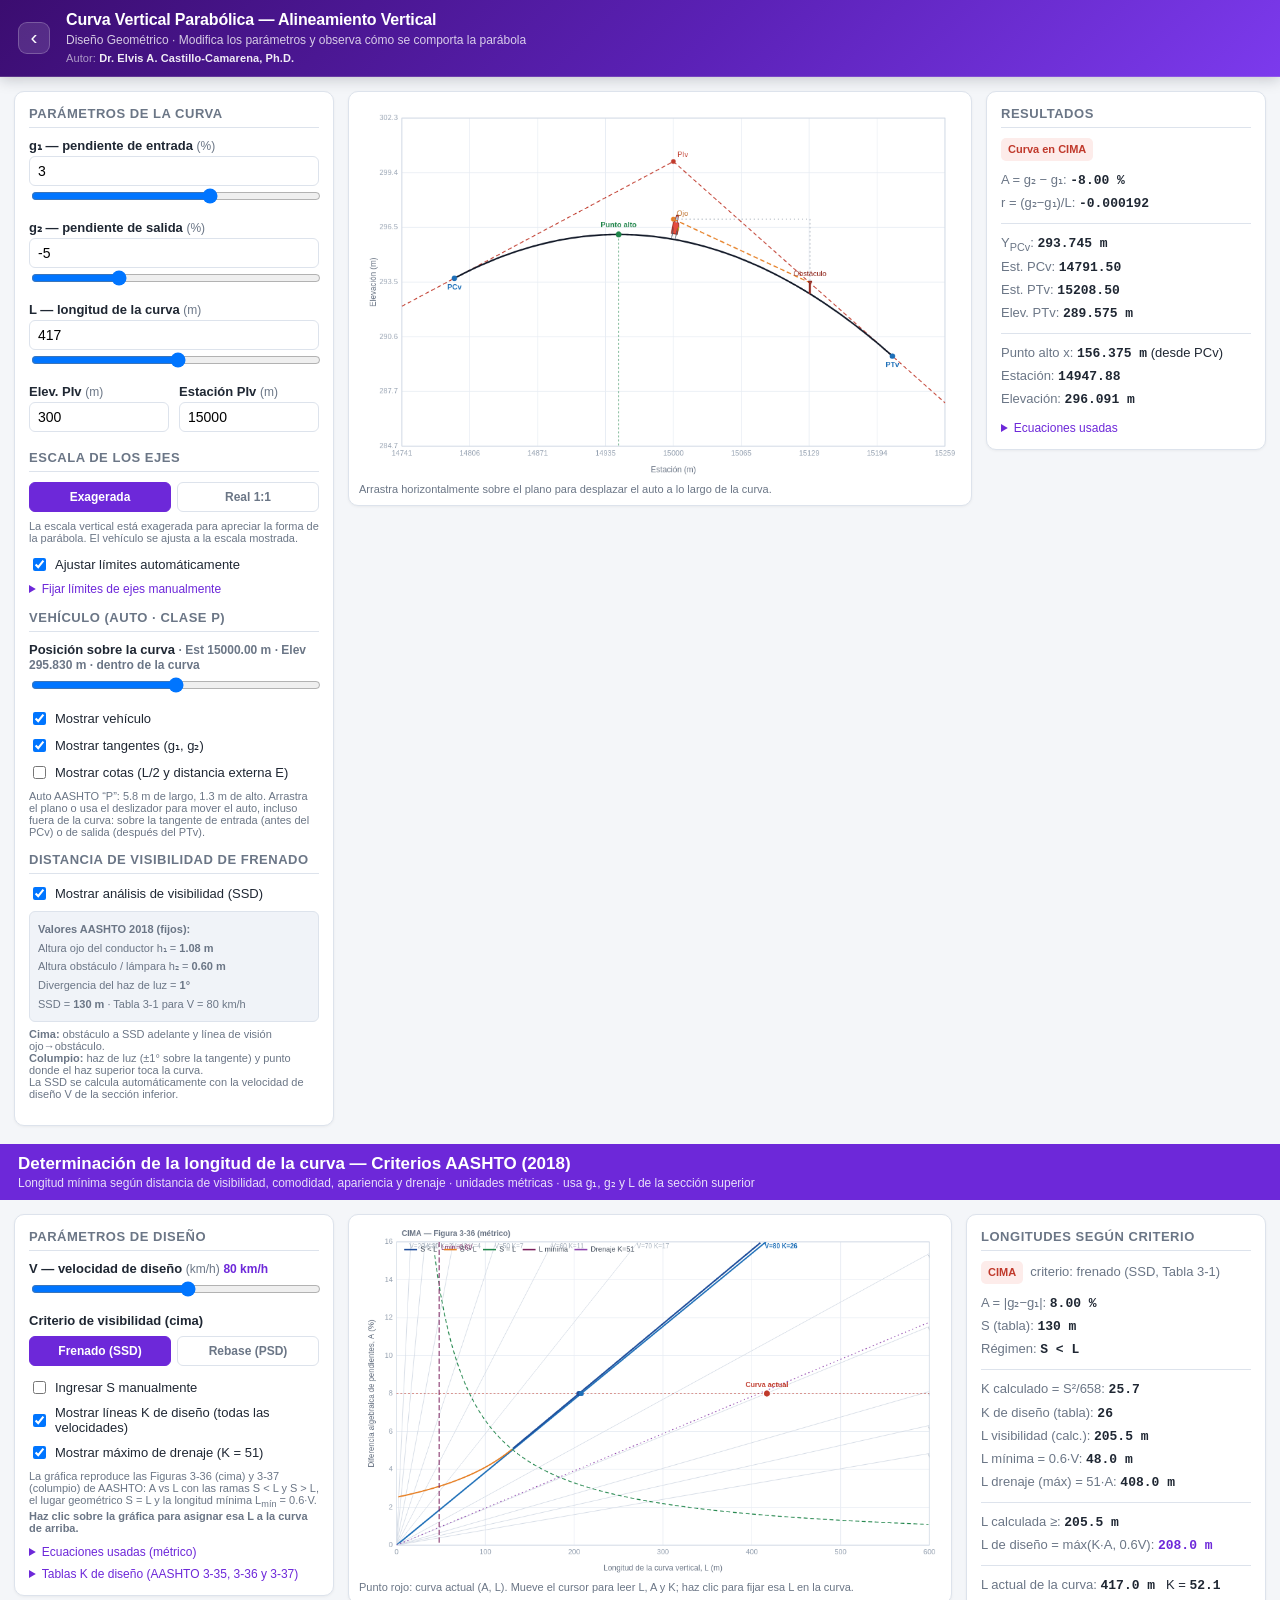
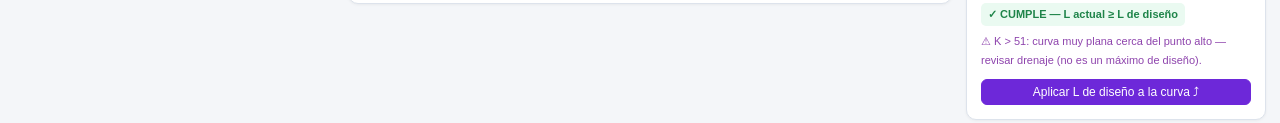
<file: apps/curva-vertical.html>
<!DOCTYPE html>
<html lang="es">
<head>
<meta charset="UTF-8">
<meta name="viewport" content="width=device-width, initial-scale=1.0">
<title>Curva Vertical Parabólica — Alineamiento Vertical — Dr. Elvis A. Castillo-Camarena, Ph.D.</title>
<meta name="author" content="Dr. Elvis A. Castillo-Camarena, Ph.D.">
<style>
  :root{
    --bg:#f4f6f9; --panel:#ffffff; --ink:#1f2733; --muted:#6b7686;
    --accent: #5b21b6; --accent2: #6d28d9; --grid:#dde3ec; --line:#111827;
    --tan:#c0392b; --veh:#2c3e50; --good:#1e8449;
  }
  *{box-sizing:border-box;}
  body{margin:0;font-family:-apple-system,BlinkMacSystemFont,"Segoe UI",Roboto,Helvetica,Arial,sans-serif;
       background:var(--bg);color:var(--ink);}
  header{background:var(--accent);color:#fff;padding:10px 18px;}
  header h1{margin:0;font-size:17px;font-weight:600;}
  header p{margin:2px 0 0;font-size:12px;opacity:.85;}
  .wrap{display:flex;gap:14px;padding:14px;align-items:flex-start;flex-wrap:wrap;}
  .panel{background:var(--panel);border:1px solid var(--grid);border-radius:10px;
         box-shadow:0 1px 3px rgba(0,0,0,.05);}
  .controls{width:320px;flex:0 0 320px;padding:14px;}
  .plotbox{flex:1 1 560px;min-width:480px;padding:10px;}
  h2{font-size:13px;text-transform:uppercase;letter-spacing:.04em;color:var(--muted);
     margin:0 0 10px;border-bottom:1px solid var(--grid);padding-bottom:6px;}
  .row{margin-bottom:12px;}
  .row label{display:block;font-size:13px;font-weight:600;margin-bottom:3px;}
  .row .unit{color:var(--muted);font-weight:400;font-size:12px;}
  input[type=number]{width:100%;padding:6px 8px;border:1px solid var(--grid);border-radius:6px;
        font-size:14px;background:#fff;}
  input[type=range]{width:100%;}
  .sliderval{font-size:12px;color:var(--accent2);font-weight:600;}
  .grid2{display:grid;grid-template-columns:1fr 1fr;gap:10px;}
  .results{font-size:13px;line-height:1.7;}
  .results .k{color:var(--muted);}
  .results .v{font-weight:600;font-family:"SF Mono",ui-monospace,Menlo,monospace;}
  .badge{display:inline-block;padding:2px 7px;border-radius:5px;font-size:11px;font-weight:600;}
  .badge.crest{background:#fdecea;color:#c0392b;}
  .badge.sag{background:#eafaf1;color:#1e8449;}
  .seg{display:flex;gap:6px;margin:8px 0;}
  .seg button{flex:1;padding:7px;border:1px solid var(--grid);background:#fff;border-radius:6px;
        cursor:pointer;font-size:12px;font-weight:600;color:var(--muted);}
  .seg button.active{background:var(--accent2);color:#fff;border-color:var(--accent2);}
  .smallbtn{padding:5px 9px;border:1px solid var(--grid);background:#fff;border-radius:6px;
        cursor:pointer;font-size:12px;}
  .smallbtn:hover{background:#f0f3f8;}
  canvas{width:100%;height:auto;display:block;border-radius:8px;background:#fff;cursor:grab;}
  canvas.dragging{cursor:grabbing;}
  .hint{font-size:11px;color:var(--muted);margin-top:6px;}
  .chk{display:flex;align-items:center;gap:6px;font-size:13px;margin-bottom:8px;}
  details{margin-top:8px;}
  summary{font-size:12px;color:var(--accent2);cursor:pointer;}
  .axisgrid{display:grid;grid-template-columns:auto 1fr 1fr;gap:6px 8px;align-items:center;font-size:12px;}
  .axisgrid input{padding:4px 6px;font-size:12px;}
  .veh-pos{font-size:12px;color:var(--muted);}
</style>
<link rel="icon" href="../assets/img/favicon.svg" type="image/svg+xml">
<link rel="stylesheet" href="app-shell.css">
</head>
<body>
<header class="ec-topbar">
  <a class="ec-back" href="../index.html" title="Volver al índice de herramientas" aria-label="Volver al índice de herramientas">‹</a>
  <div class="ec-id">
    <h1>Curva Vertical Parabólica — Alineamiento Vertical</h1>
    <div class="ec-sub">Diseño Geométrico · Modifica los parámetros y observa cómo se comporta la parábola</div>
    <div class="ec-author">Autor: <b>Dr. Elvis A. Castillo-Camarena, Ph.D.</b></div>
  </div>
</header>

<div class="wrap">
  <!-- ============ CONTROLES ============ -->
  <div class="panel controls">
    <h2>Parámetros de la curva</h2>

    <div class="row">
      <label>g₁ — pendiente de entrada <span class="unit">(%)</span></label>
      <input type="number" id="g1" value="3" step="0.1">
      <input type="range" id="g1r" min="-12" max="12" step="0.1" value="3">
    </div>
    <div class="row">
      <label>g₂ — pendiente de salida <span class="unit">(%)</span></label>
      <input type="number" id="g2" value="-5" step="0.1">
      <input type="range" id="g2r" min="-12" max="12" step="0.1" value="-5">
    </div>
    <div class="row">
      <label>L — longitud de la curva <span class="unit">(m)</span></label>
      <input type="number" id="L" value="417" step="1" min="1">
      <input type="range" id="Lr" min="20" max="800" step="1" value="417">
    </div>
    <div class="grid2">
      <div class="row">
        <label>Elev. PIv <span class="unit">(m)</span></label>
        <input type="number" id="EPI" value="300" step="0.1">
      </div>
      <div class="row">
        <label>Estación PIv <span class="unit">(m)</span></label>
        <input type="number" id="SPI" value="15000" step="1">
      </div>
    </div>

    <h2 style="margin-top:6px;">Escala de los ejes</h2>
    <div class="seg" id="scaleSeg">
      <button data-mode="exag" class="active">Exagerada</button>
      <button data-mode="real">Real 1:1</button>
    </div>
    <p class="hint" id="scaleHint">La escala vertical está exagerada para apreciar la forma de la parábola. El vehículo se ajusta a la escala mostrada.</p>

    <label class="chk"><input type="checkbox" id="autolim" checked> Ajustar límites automáticamente</label>
    <details id="limWrap">
      <summary>Fijar límites de ejes manualmente</summary>
      <div class="axisgrid" style="margin-top:8px;">
        <span></span><span style="color:var(--muted)">mín</span><span style="color:var(--muted)">máx</span>
        <span>Estación X</span>
        <input type="number" id="xmin" step="1">
        <input type="number" id="xmax" step="1">
        <span>Elev. Y</span>
        <input type="number" id="ymin" step="0.5">
        <input type="number" id="ymax" step="0.5">
      </div>
      <button class="smallbtn" id="applyLim" style="margin-top:8px;">Aplicar límites</button>
    </details>

    <h2 style="margin-top:14px;">Vehículo (Auto · clase P)</h2>
    <div class="row">
      <label>Posición sobre la curva <span class="veh-pos" id="vehStn"></span></label>
      <input type="range" id="vehr" min="-350" max="1350" step="1" value="500">
    </div>
    <label class="chk"><input type="checkbox" id="showVeh" checked> Mostrar vehículo</label>
    <label class="chk"><input type="checkbox" id="showTan" checked> Mostrar tangentes (g₁, g₂)</label>
    <label class="chk"><input type="checkbox" id="showDim"> Mostrar cotas (L/2 y distancia externa E)</label>
    <p class="hint">Auto AASHTO “P”: 5.8 m de largo, 1.3 m de alto. Arrastra el plano o usa el deslizador para mover el auto, incluso fuera de la curva: sobre la tangente de entrada (antes del PCv) o de salida (después del PTv).</p>

    <h2 style="margin-top:14px;">Distancia de visibilidad de frenado</h2>
    <label class="chk"><input type="checkbox" id="showSight" checked> Mostrar análisis de visibilidad (SSD)</label>
    <div class="hint" style="background:#f0f3f8;border:1px solid var(--grid);border-radius:6px;padding:8px;line-height:1.7;">
      <b>Valores AASHTO 2018 (fijos):</b><br>
      Altura ojo del conductor h₁ = <b>1.08 m</b><br>
      Altura obstáculo / lámpara h₂ = <b>0.60 m</b><br>
      Divergencia del haz de luz = <b>1°</b><br>
      SSD = <b id="ssdShow">—</b> · Tabla 3-1 para V = <span id="ssdV">—</span>
    </div>
    <p class="hint"><b>Cima:</b> obstáculo a SSD adelante y línea de visión ojo→obstáculo.<br>
    <b>Columpio:</b> haz de luz (±1° sobre la tangente) y punto donde el haz superior toca la curva.<br>
    La SSD se calcula automáticamente con la velocidad de diseño V de la sección inferior.</p>
  </div>

  <!-- ============ GRÁFICA + RESULTADOS ============ -->
  <div class="plotbox panel">
    <canvas id="cv" width="900" height="560"></canvas>
    <div class="hint">Arrastra horizontalmente sobre el plano para desplazar el auto a lo largo de la curva.</div>
  </div>

  <div class="panel controls" style="width:280px;flex:0 0 280px;">
    <h2>Resultados</h2>
    <div class="results" id="out"></div>
    <details style="margin-top:10px;">
      <summary>Ecuaciones usadas</summary>
      <div class="hint" style="line-height:1.6;margin-top:6px;">
        Y = Y<sub>PCv</sub> + g₁·x + (r/2)·x²<br>
        r = (g₂ − g₁) / L<br>
        Y<sub>PCv</sub> = Elev<sub>PIv</sub> − g₁·(L/2)<br>
        Est<sub>PCv</sub> = Est<sub>PIv</sub> − L/2<br>
        Est<sub>PTv</sub> = Est<sub>PIv</sub> + L/2<br>
        x<sub>max/min</sub> = g₁·L / (g₁ − g₂)<br>
        <em>x se mide desde el PCv; g en fracción (3% = 0.03).</em>
      </div>
    </details>
  </div>
</div>

<!-- ============ DETERMINACIÓN DE LA LONGITUD (AASHTO 2018) ============ -->
<header style="background:var(--accent2);margin-top:4px;">
  <h1>Determinación de la longitud de la curva — Criterios AASHTO (2018)</h1>
  <p>Longitud mínima según distancia de visibilidad, comodidad, apariencia y drenaje · unidades métricas · usa g₁, g₂ y L de la sección superior</p>
</header>

<div class="wrap">
  <!-- controles -->
  <div class="panel controls">
    <h2>Parámetros de diseño</h2>
    <div class="row">
      <label>V — velocidad de diseño <span class="unit">(km/h)</span> <span class="sliderval" id="VdVal">80</span></label>
      <input type="range" id="Vd" min="20" max="130" step="10" value="80">
    </div>
    <div class="row" id="critRow">
      <label>Criterio de visibilidad (cima)</label>
      <div class="seg" id="critSeg">
        <button data-c="ssd" class="active">Frenado (SSD)</button>
        <button data-c="psd">Rebase (PSD)</button>
      </div>
    </div>
    <label class="chk"><input type="checkbox" id="manS"> Ingresar S manualmente</label>
    <div class="row" id="manSRow" style="display:none;">
      <label>S — distancia de visibilidad <span class="unit">(m)</span></label>
      <input type="number" id="Sman" value="130" step="1" min="1">
    </div>
    <label class="chk"><input type="checkbox" id="showKlines" checked> Mostrar líneas K de diseño (todas las velocidades)</label>
    <label class="chk"><input type="checkbox" id="showDrain" checked> Mostrar máximo de drenaje (K = 51)</label>
    <p class="hint">La gráfica reproduce las Figuras 3-36 (cima) y 3-37 (columpio) de AASHTO: A vs L con las ramas S &lt; L y S &gt; L, el lugar geométrico S = L y la longitud mínima L<sub>mín</sub> = 0.6·V. <b>Haz clic sobre la gráfica para asignar esa L a la curva de arriba.</b></p>

    <details style="margin-top:10px;">
      <summary>Ecuaciones usadas (métrico)</summary>
      <div class="hint" style="line-height:1.7;margin-top:6px;">
        <b>Cima — frenado (Ec. 3-44/3-45):</b><br>
        S &lt; L: L = A·S²⁄658<br>
        S &gt; L: L = 2S − 658⁄A<br>
        <b>Cima — rebase (Ec. 3-46/3-47):</b> constante 864<br>
        <b>Columpio — faros (Ec. 3-48 a 3-51):</b><br>
        S &lt; L: L = A·S²⁄(120 + 3.5S)<br>
        S &gt; L: L = 2S − (120 + 3.5S)⁄A<br>
        <b>Comodidad (Ec. 3-52):</b> L = A·V²⁄395<br>
        <b>Apariencia:</b> L = 30·A &nbsp;·&nbsp; <b>Drenaje:</b> K ≤ 51<br>
        <b>Mínima:</b> L<sub>mín</sub> = 0.6·V &nbsp;·&nbsp; <b>Diseño:</b> L = K<sub>dis</sub>·A<br>
        <em>A = |g₂ − g₁| en %, S y L en m, V en km/h. h₁ = 1.08 m, h₂ = 0.60 m (frenado); h₂ = 1.08 m (rebase); faro a 0.60 m con divergencia de 1°.</em>
      </div>
    </details>
    <details style="margin-top:8px;">
      <summary>Tablas K de diseño (AASHTO 3-35, 3-36 y 3-37)</summary>
      <div id="kTable" class="hint" style="margin-top:6px;"></div>
    </details>
  </div>

  <!-- gráfica -->
  <div class="plotbox panel">
    <canvas id="cvL" width="900" height="540"></canvas>
    <div class="hint">Punto rojo: curva actual (A, L). Mueve el cursor para leer L, A y K; haz clic para fijar esa L en la curva.</div>
  </div>

  <!-- resultados -->
  <div class="panel controls" style="width:300px;flex:0 0 300px;">
    <h2>Longitudes según criterio</h2>
    <div class="results" id="outL"></div>
    <button class="smallbtn" id="applyLdes" style="margin-top:10px;width:100%;background:var(--accent2);color:#fff;border-color:var(--accent2);">Aplicar L de diseño a la curva ⤴</button>
  </div>
</div>

<script>
(function(){
  "use strict";
  const $ = id => document.getElementById(id);
  const cv = $("cv"), ctx = cv.getContext("2d");

  // ----- Auto AASHTO clase P (dimensiones reales en metros) -----
  const VEH = { len:5.8, height:1.3, wheelR:0.36, body:0.95 }; // largo, alto total, radio rueda, alto carrocería sobre ruedas

  // ----- Parámetros de visibilidad AASHTO 2018 (fijos) -----
  const SIGHT = { hEye:1.08, hObj:0.60, beamDeg:1.0 };
  // SSD según velocidad de diseño (Tabla 3-1, métrico)
  const SSD_V=[20,30,40,50,60,70,80,90,100,110,120,130];
  const SSD_S=[20,35,50,65,85,105,130,160,185,220,250,285];
  function getSSD(){
    const v=parseFloat($("Vd").value);
    if(v<=SSD_V[0]) return SSD_S[0];
    if(v>=SSD_V[SSD_V.length-1]) return SSD_S[SSD_S.length-1];
    let i=1; while(SSD_V[i]<v) i++;
    const t=(v-SSD_V[i-1])/(SSD_V[i]-SSD_V[i-1]);
    return SSD_S[i-1]+t*(SSD_S[i]-SSD_S[i-1]);
  }

  let state = {
    scale:"exag",
    autolim:true,
    showVeh:true,
    showTan:true,
    showDim:false,
    showSight:true,
    vehFrac:0.5,      // 0..1 a lo largo de la curva
    lim:null          // {xmin,xmax,ymin,ymax} si manual
  };
  // ventana efectivamente dibujada (tras ajuste de escala real 1:1); se usa para
  // precargar los límites manuales y para mapear el arrastre del vehículo
  let view = null;

  function num(id){ return parseFloat($(id).value); }

  function params(){
    const g1 = num("g1")/100, g2 = num("g2")/100;
    const L = Math.max(num("L"),1);
    const EPI = num("EPI"), SPI = num("SPI");
    const r = (g2 - g1)/L;
    const Ypcv = EPI - g1*(L/2);
    const SPCv = SPI - L/2;
    const SPTv = SPI + L/2;
    // punto alto/bajo (x desde PCv)
    let xext = (g1*L)/(g1 - g2);
    let hasExt = (g1 - g2) !== 0 && xext >= 0 && xext <= L;
    const yAt = x => Ypcv + g1*x + (r/2)*x*x;
    const slopeAt = x => g1 + r*x; // derivada
    // perfil de la rasante: curva entre 0..L, tangentes fuera de ese rango
    const roadElev = x => {
      if(x < 0) return Ypcv + g1*x;
      if(x > L) return (Ypcv + g1*L + (r/2)*L*L) + g2*(x - L);
      return yAt(x);
    };
    const roadSlope = x => (x < 0 ? g1 : (x > L ? g2 : slopeAt(x)));
    const yext = hasExt ? yAt(xext) : null;
    const Sext = hasExt ? SPCv + xext : null;
    const crest = (g1 - g2) > 0; // cima si g1>g2 (A=g2-g1<0)
    return {g1,g2,L,EPI,SPI,r,Ypcv,SPCv,SPTv,xext,hasExt,yAt,slopeAt,roadElev,roadSlope,yext,Sext,crest,
            Ypcv_start:Ypcv, Yptv:yAt(L)};
  }

  // Determina límites de la ventana (en X estación, Y elev)
  function bounds(p){
    if(!state.autolim && state.lim){
      return {...state.lim};
    }
    // auto: cubrir toda la curva + algo de tangente.
    // Garantiza que PCv, PIv y PTv queden siempre dentro del dibujo.
    const xs = [p.SPCv, p.SPI, p.SPTv];
    const ys = [p.Ypcv, p.EPI, p.Yptv];
    if(p.hasExt){ ys.push(p.yext); }
    // incluir un poco de las tangentes fuera de la curva
    const ext = p.L*0.12;
    const yLeft = p.Ypcv - p.g1*ext;
    const yRight = p.Yptv + p.g2*ext;
    ys.push(yLeft, yRight);
    let xmin = p.SPCv - ext, xmax = p.SPTv + ext;
    // incluir la posición del vehículo (puede estar fuera de la curva, sobre las tangentes)
    if(state.showVeh){
      const stnV=p.SPCv + p.L*state.vehFrac;
      xmin=Math.min(xmin, stnV - p.L*0.05);
      xmax=Math.max(xmax, stnV + p.L*0.05);
      ys.push(p.roadElev(p.L*state.vehFrac));
    }
    // incluir elementos de visibilidad (obstáculo / haz a SSD) si están activos
    if(state.showSight && state.showVeh){
      const xv=p.L*state.vehFrac, stnV=p.SPCv+xv, elV=p.roadElev(xv);
      const ssd=getSSD(), hEye=SIGHT.hEye, hObj=SIGHT.hObj;
      const fwd = stnV + ssd;
      xmax = Math.max(xmax, fwd + p.L*0.06);
      xmin = Math.min(xmin, stnV - p.L*0.04);
      if(p.crest){ ys.push(elV+hEye, p.roadElev(fwd-p.SPCv)+hObj); }
      else if((p.g1-p.g2)<0){ ys.push(elV+hObj, p.roadElev(fwd-p.SPCv)); }
    }
    let ymin = Math.min(...ys), ymax = Math.max(...ys);
    const padY = Math.max((ymax-ymin)*0.18, 0.5);
    ymin -= padY; ymax += padY;
    return {xmin,xmax,ymin,ymax};
  }

  function draw(){
    const p = params();
    const b = bounds(p);

    // mostrar los valores de visibilidad en uso
    $("ssdShow").textContent = getSSD().toFixed(0)+" m";
    $("ssdV").textContent = $("Vd").value+" km/h";

    // tamaño lógico
    const W = cv.width, H = cv.height;
    const m = {l:64,r:24,t:24,b:46};
    const pw = W - m.l - m.r, ph = H - m.t - m.b;

    // escalas px/unidad
    let sx = pw/(b.xmax-b.xmin);
    let syRaw = ph/(b.ymax-b.ymin);
    let sy = syRaw;
    let xmin=b.xmin, xmax=b.xmax, ymin=b.ymin, ymax=b.ymax;

    if(state.scale==="real"){
      // forzar misma escala en ambos ejes -> centrar
      const s = Math.min(sx, syRaw);
      sx = s; sy = s;
      // recenter para llenar
      const cx=(b.xmin+b.xmax)/2, cy=(b.ymin+b.ymax)/2;
      const halfX = (pw/s)/2, halfY = (ph/s)/2;
      xmin=cx-halfX; xmax=cx+halfX; ymin=cy-halfY; ymax=cy+halfY;
    }

    // guardar la ventana efectivamente dibujada
    view = {xmin,xmax,ymin,ymax,sx,sy,ml:m.l};

    const X = stn => m.l + (stn - xmin)*sx;
    const Y = el  => m.t + (ymax - el)*sy;

    ctx.clearRect(0,0,W,H);
    ctx.fillStyle="#fff"; ctx.fillRect(0,0,W,H);

    // ---- grid ----
    ctx.strokeStyle="#e8edf4"; ctx.lineWidth=1; ctx.fillStyle="#94a0b0";
    ctx.font="11px -apple-system,sans-serif";
    const nx=8, ny=6;
    ctx.textAlign="center"; ctx.textBaseline="top";
    for(let i=0;i<=nx;i++){
      const stn = xmin + (xmax-xmin)*i/nx;
      const px = X(stn);
      ctx.beginPath(); ctx.moveTo(px,m.t); ctx.lineTo(px,m.t+ph); ctx.stroke();
      ctx.fillText(stn.toFixed(0), px, m.t+ph+5);
    }
    ctx.textAlign="right"; ctx.textBaseline="middle";
    for(let i=0;i<=ny;i++){
      const el = ymin + (ymax-ymin)*i/ny;
      const py = Y(el);
      ctx.beginPath(); ctx.moveTo(m.l,py); ctx.lineTo(m.l+pw,py); ctx.stroke();
      ctx.fillText(el.toFixed(1), m.l-6, py);
    }
    // marco
    ctx.strokeStyle="#cdd6e2"; ctx.strokeRect(m.l,m.t,pw,ph);
    // labels ejes
    ctx.fillStyle="#6b7686"; ctx.textAlign="center"; ctx.textBaseline="top";
    ctx.font="12px -apple-system,sans-serif";
    ctx.fillText("Estación (m)", m.l+pw/2, H-16);
    ctx.save(); ctx.translate(16,m.t+ph/2); ctx.rotate(-Math.PI/2);
    ctx.fillText("Elevación (m)",0,0); ctx.restore();

    // ---- tangentes ----
    if(state.showTan){
      ctx.strokeStyle="#c0392b"; ctx.lineWidth=1.4; ctx.setLineDash([6,4]);
      // tangente de entrada: pasa por PCv con pendiente g1, extender al PIv y un poco más
      const xPC=p.SPCv, xPI=p.SPI, xPT=p.SPTv;
      const ePC=p.Ypcv, ePIv=p.EPI, ePT=p.Yptv;
      const extL = (xmin - xPC);
      ctx.beginPath();
      ctx.moveTo(X(xmin), Y(ePC + p.g1*(xmin-xPC)));
      ctx.lineTo(X(xPI),  Y(ePIv));
      ctx.stroke();
      ctx.beginPath();
      ctx.moveTo(X(xPI),  Y(ePIv));
      ctx.lineTo(X(xmax), Y(ePT + p.g2*(xmax-xPT)));
      ctx.stroke();
      ctx.setLineDash([]);
      // PIv marker
      ctx.fillStyle="#c0392b";
      dot(X(xPI),Y(ePIv),3.5);
      ctx.fillStyle="#c0392b"; ctx.font="11px sans-serif"; ctx.textAlign="left"; ctx.textBaseline="bottom";
      ctx.fillText("PIv", X(xPI)+6, Y(ePIv)-4);
    }

    // ---- parábola ----
    ctx.strokeStyle="#111827"; ctx.lineWidth=2.4; ctx.setLineDash([]);
    ctx.beginPath();
    const N=200;
    for(let i=0;i<=N;i++){
      const x = p.L*i/N;
      const stn = p.SPCv + x;
      const el = p.yAt(x);
      const px=X(stn), py=Y(el);
      if(i===0) ctx.moveTo(px,py); else ctx.lineTo(px,py);
    }
    ctx.stroke();

    // ---- PCv / PTv markers ----
    function labelPt(stn,el,txt,col,below){
      ctx.fillStyle=col; dot(X(stn),Y(el),4);
      ctx.font="bold 11px sans-serif"; ctx.textAlign="center";
      ctx.textBaseline = below?"top":"bottom";
      ctx.fillText(txt, X(stn), Y(el)+(below?8:-8));
    }
    labelPt(p.SPCv,p.Ypcv,"PCv","#1d6fb8", p.crest);
    labelPt(p.SPTv,p.Yptv,"PTv","#1d6fb8", p.crest);

    // ---- punto alto/bajo ----
    if(p.hasExt){
      ctx.strokeStyle="#1e8449"; ctx.lineWidth=1; ctx.setLineDash([3,3]);
      ctx.beginPath(); ctx.moveTo(X(p.Sext),Y(p.yext)); ctx.lineTo(X(p.Sext),m.t+ph); ctx.stroke();
      ctx.setLineDash([]);
      ctx.fillStyle="#1e8449"; dot(X(p.Sext),Y(p.yext),4.5);
      ctx.font="bold 11px sans-serif"; ctx.textAlign="center"; ctx.textBaseline=p.crest?"bottom":"top";
      ctx.fillText(p.crest?"Punto alto":"Punto bajo", X(p.Sext), Y(p.yext)+(p.crest?-8:8));
    }

    // ---- cotas (acotado) ----
    if(state.showDim){
      const red="#c0392b", cyan="#1d6fb8";
      // --- horizontales L/2 ---
      const dyH = m.t+ph-20; // línea de cota horizontal cerca del borde inferior
      ctx.lineWidth=1; ctx.strokeStyle="#d98880"; ctx.setLineDash([2,3]);
      [[p.SPCv,p.Ypcv],[p.SPI,p.EPI],[p.SPTv,p.Yptv]].forEach(([s,e])=>{
        ctx.beginPath(); ctx.moveTo(X(s),Y(e)); ctx.lineTo(X(s),dyH+6); ctx.stroke();
      });
      ctx.setLineDash([]);
      ctx.lineWidth=1.4; ctx.strokeStyle=red; ctx.fillStyle=red;
      hDim(X(p.SPCv),X(p.SPI),dyH,"L/2 = "+(p.L/2).toFixed(1)+" m");
      hDim(X(p.SPI),X(p.SPTv),dyH,"L/2 = "+(p.L/2).toFixed(1)+" m");

      // --- vertical: distancia externa E (del PIv a la curva en el centro) ---
      const yMid = p.yAt(p.L/2);
      const E = Math.abs(p.EPI - yMid);
      const dimX = X(p.SPI) + 48;
      ctx.lineWidth=1; ctx.strokeStyle="#7fb3d5"; ctx.setLineDash([2,3]);
      ctx.beginPath(); ctx.moveTo(X(p.SPI),Y(p.EPI)); ctx.lineTo(dimX+6,Y(p.EPI)); ctx.stroke();
      ctx.beginPath(); ctx.moveTo(X(p.SPI),Y(yMid)); ctx.lineTo(dimX+6,Y(yMid)); ctx.stroke();
      ctx.setLineDash([]);
      ctx.lineWidth=1.4; ctx.strokeStyle=cyan; ctx.fillStyle=cyan;
      vDim(dimX,Y(p.EPI),Y(yMid),"E = "+E.toFixed(2)+" m");

      // --- vertical: diferencia de elevación entre PIv y PCv (= g1·L/2) ---
      const dz = Math.abs(p.EPI - p.Ypcv);
      const dimX2 = Math.max(m.l+16, X(p.SPCv) - 34);
      const purple="#7a1f5c";
      ctx.lineWidth=1; ctx.strokeStyle="#b98aa6"; ctx.setLineDash([2,3]);
      // guía inferior: de la cota al PCv
      ctx.beginPath(); ctx.moveTo(dimX2-6,Y(p.Ypcv)); ctx.lineTo(X(p.SPCv),Y(p.Ypcv)); ctx.stroke();
      // guía superior: de la cota hasta el PIv (a la derecha)
      ctx.beginPath(); ctx.moveTo(dimX2-6,Y(p.EPI)); ctx.lineTo(X(p.SPI),Y(p.EPI)); ctx.stroke();
      ctx.setLineDash([]);
      ctx.lineWidth=1.4; ctx.strokeStyle=purple; ctx.fillStyle=purple;
      vDim(dimX2,Y(p.Ypcv),Y(p.EPI),"Δelev PIv−PCv = "+dz.toFixed(2)+" m", true);
    }

    // ---- vehículo ----
    if(state.showVeh){
      const xv = p.L*state.vehFrac;
      const stnV = p.SPCv + xv;
      const elV = p.roadElev(xv);
      const ang = Math.atan2( p.roadSlope(xv)*sy, sx ); // ángulo en pantalla (con escalas)
      drawVehicle(X(stnV), Y(elV), ang, sx, sy);
      // estación del vehículo
      const zona = xv < 0 ? " · antes del PCv (tangente g₁)"
                 : xv > p.L ? " · después del PTv (tangente g₂)" : " · dentro de la curva";
      $("vehStn").textContent = "· Est " + stnV.toFixed(2) + " m · Elev " + elV.toFixed(3) + " m" + zona;
    } else {
      $("vehStn").textContent = "";
    }

    // ---- análisis de visibilidad de frenado (SSD) ---- (requiere vehículo visible)
    if(state.showSight && state.showVeh){
      const hEye=SIGHT.hEye, hObj=SIGHT.hObj, beamDeg=SIGHT.beamDeg, ssd=getSSD();
      const xv = p.L*state.vehFrac;
      const stnV = p.SPCv + xv;
      const elV = p.roadElev(xv);
      const roadStn = s => p.roadElev(s - p.SPCv);
      const dyS = m.t+ph-50;   // nivel de la cota SSD
      const dyB = m.t+ph-76;   // nivel de la cota alcance del haz

      if(p.crest){
        // ----- CIMA: ojo del conductor y obstáculo a SSD -----
        const eyeEl = elV + hEye;
        const obsStn = stnV + ssd;
        const obsBase = roadStn(obsStn);
        const obsTop = obsBase + hObj;
        // línea de visión ojo -> tope del obstáculo
        ctx.strokeStyle="#e67e22"; ctx.lineWidth=1.8; ctx.setLineDash([7,4]);
        ctx.beginPath(); ctx.moveTo(X(stnV),Y(eyeEl)); ctx.lineTo(X(obsStn),Y(obsTop)); ctx.stroke();
        ctx.setLineDash([]);
        // ojo
        ctx.fillStyle="#e67e22"; dot(X(stnV),Y(eyeEl),3.6);
        ctx.font="11px sans-serif"; ctx.textAlign="left"; ctx.textBaseline="bottom"; ctx.fillStyle="#b9651b";
        ctx.fillText("Ojo", X(stnV)+5, Y(eyeEl)-3);
        // obstáculo
        ctx.strokeStyle="#922b21"; ctx.lineWidth=3;
        ctx.beginPath(); ctx.moveTo(X(obsStn),Y(obsBase)); ctx.lineTo(X(obsStn),Y(obsTop)); ctx.stroke();
        ctx.fillStyle="#922b21"; ctx.fillRect(X(obsStn)-3,Y(obsTop)-3,6,3);
        ctx.textAlign="center"; ctx.textBaseline="bottom";
        ctx.fillText("Obstáculo", X(obsStn), Y(obsTop)-7);
        // guía: SSD se mide HORIZONTALMENTE (tramo horizontal a nivel del ojo) y luego baja al obstáculo
        ctx.strokeStyle="#9aa4b0"; ctx.setLineDash([2,4]); ctx.lineWidth=1;
        ctx.beginPath();
        ctx.moveTo(X(stnV),Y(eyeEl));
        ctx.lineTo(X(obsStn),Y(eyeEl));
        ctx.lineTo(X(obsStn),Y(obsTop));
        ctx.stroke(); ctx.setLineDash([]);

        if(state.showDim){
          ctx.lineWidth=1.4; ctx.strokeStyle="#e67e22"; ctx.fillStyle="#e67e22";
          vDim(X(stnV)-16, Y(eyeEl), Y(elV), "h ojo = "+hEye.toFixed(2)+" m", true);
          ctx.strokeStyle="#922b21"; ctx.fillStyle="#922b21";
          vDim(X(obsStn)+16, Y(obsTop), Y(obsBase), "h obs = "+hObj.toFixed(2)+" m", true);
          // SSD horizontal
          ctx.strokeStyle="#aeb6bf"; ctx.setLineDash([2,3]); ctx.lineWidth=1;
          ctx.beginPath(); ctx.moveTo(X(stnV),Y(elV)); ctx.lineTo(X(stnV),dyS+6); ctx.stroke();
          ctx.beginPath(); ctx.moveTo(X(obsStn),Y(obsBase)); ctx.lineTo(X(obsStn),dyS+6); ctx.stroke();
          ctx.setLineDash([]); ctx.lineWidth=1.4; ctx.strokeStyle="#566573"; ctx.fillStyle="#566573";
          hDim(X(stnV),X(obsStn),dyS,"SSD = "+ssd.toFixed(0)+" m");
        }
      } else if((p.g1-p.g2)<0){
        // ----- COLUMPIO: haz de luz del faro -----
        const lampEl = elV + hObj;
        const mv = p.roadSlope(xv);
        const beamRad = beamDeg*Math.PI/180;
        const upSlope = Math.tan(Math.atan(mv)+beamRad);
        const dnSlope = Math.tan(Math.atan(mv)-beamRad);
        const beamUp = s => lampEl + upSlope*(s-stnV);
        const beamDn = s => lampEl + dnSlope*(s-stnV);
        // intersección de un rayo con la rasante (hacia adelante)
        function hit(fn){
          let s0=stnV, d0=hObj, step=0.5, maxS=stnV+3*ssd;
          for(let s=stnV+step; s<=maxS; s+=step){
            const d = fn(s)-roadStn(s);
            if(d<=0){ const t=d0/(d0-d); return s0+(s-s0)*t; }
            s0=s; d0=d;
          }
          return maxS;
        }
        const sU=hit(beamUp), sL=hit(beamDn);
        // cuña del haz (relleno tenue)
        ctx.fillStyle="rgba(241,196,15,0.20)";
        ctx.beginPath();
        ctx.moveTo(X(stnV),Y(lampEl));
        ctx.lineTo(X(sU),Y(beamUp(sU)));
        ctx.lineTo(X(sL),Y(beamDn(sL)));
        ctx.closePath(); ctx.fill();
        // bordes del haz
        ctx.strokeStyle="#f39c12"; ctx.lineWidth=1.8;
        ctx.beginPath(); ctx.moveTo(X(stnV),Y(lampEl)); ctx.lineTo(X(sU),Y(beamUp(sU))); ctx.stroke();
        ctx.strokeStyle="#f8c471"; ctx.lineWidth=1.4;
        ctx.beginPath(); ctx.moveTo(X(stnV),Y(lampEl)); ctx.lineTo(X(sL),Y(beamDn(sL))); ctx.stroke();
        // lámpara
        ctx.fillStyle="#f1c40f"; ctx.strokeStyle="#b7950b"; ctx.lineWidth=1;
        ctx.beginPath(); ctx.arc(X(stnV),Y(lampEl),4,0,7); ctx.fill(); ctx.stroke();
        ctx.fillStyle="#9a7d0a"; ctx.font="11px sans-serif"; ctx.textAlign="left"; ctx.textBaseline="bottom";
        ctx.fillText("Lámpara", X(stnV)+6, Y(lampEl)-3);
        // punto donde el haz superior toca la curva
        ctx.fillStyle="#cb4335"; dot(X(sU),Y(beamUp(sU)),4.5);
        ctx.textAlign="center"; ctx.textBaseline="top"; ctx.font="bold 11px sans-serif";
        ctx.fillText("Haz superior ∩ curva", X(sU), Y(beamUp(sU))+8);
        // punto a SSD adelante sobre la rasante
        const ssdStn=stnV+ssd, ssdEl=roadStn(ssdStn);
        ctx.strokeStyle="#1e8449"; ctx.setLineDash([3,3]); ctx.lineWidth=1.2;
        ctx.beginPath(); ctx.moveTo(X(ssdStn),Y(ssdEl)); ctx.lineTo(X(ssdStn),Y(ssdEl)-42); ctx.stroke();
        ctx.setLineDash([]); ctx.fillStyle="#1e8449"; dot(X(ssdStn),Y(ssdEl),3.6);
        ctx.font="bold 11px sans-serif"; ctx.textAlign="center"; ctx.textBaseline="bottom";
        ctx.fillText("SSD adelante", X(ssdStn), Y(ssdEl)-46);
        // guía: SSD se mide HORIZONTALMENTE (tramo horizontal a nivel de la lámpara) y luego baja a la rasante
        ctx.strokeStyle="#9aa4b0"; ctx.setLineDash([2,4]); ctx.lineWidth=1;
        ctx.beginPath();
        ctx.moveTo(X(stnV),Y(lampEl));
        ctx.lineTo(X(ssdStn),Y(lampEl));
        ctx.lineTo(X(ssdStn),Y(ssdEl));
        ctx.stroke(); ctx.setLineDash([]);

        if(state.showDim){
          ctx.lineWidth=1.4; ctx.strokeStyle="#b7950b"; ctx.fillStyle="#b7950b";
          vDim(X(stnV)-16, Y(lampEl), Y(elV), "h lámpara = "+hObj.toFixed(2)+" m", true);
          // ángulo del haz
          ctx.fillStyle="#9a7d0a"; ctx.font="bold 11px sans-serif"; ctx.textAlign="left"; ctx.textBaseline="middle";
          ctx.fillText("±"+beamDeg+"°", X(stnV)+24, Y(lampEl)+1);
          // SSD horizontal
          ctx.strokeStyle="#aeb6bf"; ctx.setLineDash([2,3]); ctx.lineWidth=1;
          ctx.beginPath(); ctx.moveTo(X(stnV),Y(elV)); ctx.lineTo(X(stnV),dyS+6); ctx.stroke();
          ctx.beginPath(); ctx.moveTo(X(ssdStn),Y(ssdEl)); ctx.lineTo(X(ssdStn),dyS+6); ctx.stroke();
          ctx.setLineDash([]); ctx.lineWidth=1.4; ctx.strokeStyle="#566573"; ctx.fillStyle="#566573";
          hDim(X(stnV),X(ssdStn),dyS,"SSD = "+ssd.toFixed(0)+" m");
          // alcance del haz superior
          ctx.strokeStyle="#f0b27a"; ctx.setLineDash([2,3]); ctx.lineWidth=1;
          ctx.beginPath(); ctx.moveTo(X(sU),Y(beamUp(sU))); ctx.lineTo(X(sU),dyB+6); ctx.stroke();
          ctx.setLineDash([]); ctx.lineWidth=1.4; ctx.strokeStyle="#ca6f1e"; ctx.fillStyle="#ca6f1e";
          hDim(X(stnV),X(sU),dyB,"Alcance haz = "+(sU-stnV).toFixed(0)+" m");
        }
      }
    }

    // ---- resultados ----
    renderOut(p);

    function dot(px,py,rad){ ctx.beginPath(); ctx.arc(px,py,rad,0,7); ctx.fill(); }
  }

  // Dibuja el auto a escala (usando sx, sy px/m), sobre el punto (px,py), inclinado ang
  // Geometría en metros (y medido hacia ARRIBA desde la rasante), calibrada para que:
  //   · el centro de las ventanas quede a ~1.08 m (altura del ojo del conductor)
  //   · los faros delanteros queden a 0.60 m (altura de la lámpara)
  //   · altura total = 1.30 m, largo = 5.8 m (auto AASHTO clase P)
  function drawVehicle(px,py,ang,sx,sy){
    ctx.save();
    ctx.translate(px,py);
    ctx.rotate(-ang); // pantalla: y hacia abajo; pendiente positiva sube => rotar
    const fx = sx, fy = sy;
    const path = pts => {
      ctx.beginPath();
      ctx.moveTo(pts[0][0]*fx, -pts[0][1]*fy);
      for(let i=1;i<pts.length;i++) ctx.lineTo(pts[i][0]*fx, -pts[i][1]*fy);
      ctx.closePath();
    };
    // carrocería (frente hacia +x): cofre/baúl ~0.95 m, techo 1.30 m, bajos 0.30 m
    const body = [
      [-2.90,0.30],[-2.90,0.90],[-1.60,0.98],[-1.00,1.30],
      [ 0.70,1.30],[ 1.00,0.95],[ 2.30,0.88],[ 2.90,0.70],[ 2.90,0.30]
    ];
    path(body);
    ctx.fillStyle="#e74c3c"; ctx.strokeStyle="#922b21"; ctx.lineWidth=1.2;
    ctx.fill(); ctx.stroke();
    // ventanas: de 0.92 a 1.24 m → centro = 1.08 m = altura del ojo
    path([[-0.90,0.92],[-0.78,1.24],[0.50,1.24],[0.78,0.92]]);
    ctx.fillStyle="#aed6f1"; ctx.fill();
    // ruedas: r = 0.33 m, centros en ±1.85 m
    const wr=0.33;
    [[-1.85,wr],[1.85,wr]].forEach(([wx,wy])=>{
      ctx.fillStyle="#2c3e50";
      ctx.beginPath(); ctx.ellipse(wx*fx,-wy*fy,wr*fx,wr*fy,0,0,7); ctx.fill();
      ctx.fillStyle="#7f8c8d";
      ctx.beginPath(); ctx.ellipse(wx*fx,-wy*fy,wr*0.42*fx,wr*0.42*fy,0,0,7); ctx.fill();
    });
    // faro delantero a 0.60 m (= altura de la lámpara del análisis SSD)
    ctx.fillStyle="#f1c40f"; ctx.strokeStyle="#b7950b"; ctx.lineWidth=1;
    ctx.beginPath(); ctx.ellipse(2.80*fx,-0.60*fy,0.13*fx,0.10*fy,0,0,7);
    ctx.fill(); ctx.stroke();
    // luz trasera a 0.60 m
    ctx.fillStyle="#c0392b";
    ctx.fillRect(-2.90*fx,-0.67*fy,0.12*fx,0.14*fy);
    ctx.restore();
  }

  // ---- helpers de acotado (coordenadas en píxeles) ----
  function head(x,y,ang){ // punta de flecha en (x,y) apuntando en dirección ang
    const a=9, sp=0.4;
    ctx.beginPath();
    ctx.moveTo(x,y);
    ctx.lineTo(x - a*Math.cos(ang-sp), y - a*Math.sin(ang-sp));
    ctx.lineTo(x - a*Math.cos(ang+sp), y - a*Math.sin(ang+sp));
    ctx.closePath(); ctx.fill();
  }
  function rrect(x,y,w,h,r){
    ctx.beginPath();
    ctx.moveTo(x+r,y); ctx.arcTo(x+w,y,x+w,y+h,r); ctx.arcTo(x+w,y+h,x,y+h,r);
    ctx.arcTo(x,y+h,x,y,r); ctx.arcTo(x,y,x+w,y,r); ctx.closePath();
  }
  function dimLabel(x,y,text){
    ctx.font="bold 11px -apple-system,sans-serif";
    const col=ctx.fillStyle;
    const w=ctx.measureText(text).width+10, h=16;
    // mantener la etiqueta dentro del lienzo
    let cx=Math.max(w/2+2, Math.min(cv.width - w/2 - 2, x));
    let cy=Math.max(h/2+2, Math.min(cv.height - h/2 - 2, y));
    ctx.fillStyle="#fff"; ctx.strokeStyle=col; ctx.lineWidth=1;
    rrect(cx-w/2,cy-h/2,w,h,4); ctx.fill(); ctx.stroke();
    ctx.fillStyle=col; ctx.textAlign="center"; ctx.textBaseline="middle";
    ctx.fillText(text,cx,cy);
  }
  function hDim(xa,xb,y,label){
    ctx.beginPath(); ctx.moveTo(xa,y); ctx.lineTo(xb,y); ctx.stroke();
    head(xa,y,Math.PI); head(xb,y,0);
    dimLabel((xa+xb)/2,y,label);
  }
  function vDim(x,ya,yb,label,outward){
    ctx.beginPath(); ctx.moveTo(x,ya); ctx.lineTo(x,yb); ctx.stroke();
    if(outward){ // puntas apuntando hacia afuera (tip sobre cada nivel)
      head(x,ya, ya>yb ? Math.PI/2 : -Math.PI/2);
      head(x,yb, ya>yb ? -Math.PI/2 : Math.PI/2);
    } else { // puntas hacia adentro
      head(x,ya,-Math.PI/2); head(x,yb,Math.PI/2);
    }
    dimLabel(x,(ya+yb)/2,label);
  }

  function renderOut(p){
    const f=(v,d=3)=>v.toFixed(d);
    const A = (p.g2-p.g1)*100; // cambio de pendiente en %
    const type = p.crest ? '<span class="badge crest">Curva en CIMA</span>'
                         : ((p.g1-p.g2)<0 ? '<span class="badge sag">Curva en COLUMPIO</span>' : '<span class="badge">Sin curvatura</span>');
    let extHtml = p.hasExt
      ? `<div><span class="k">${p.crest?'Punto alto':'Punto bajo'} x:</span> <span class="v">${f(p.xext)} m</span> (desde PCv)</div>
         <div><span class="k">Estación:</span> <span class="v">${f(p.Sext,2)}</span></div>
         <div><span class="k">Elevación:</span> <span class="v">${f(p.yext)} m</span></div>`
      : `<div class="k" style="color:#c0392b">El punto alto/bajo cae fuera de la curva (g₁ y g₂ del mismo signo).</div>`;
    $("out").innerHTML = `
      <div style="margin-bottom:8px">${type}</div>
      <div><span class="k">A = g₂ − g₁:</span> <span class="v">${f(A,2)} %</span></div>
      <div><span class="k">r = (g₂−g₁)/L:</span> <span class="v">${f(p.r,6)}</span></div>
      <hr style="border:none;border-top:1px solid var(--grid);margin:8px 0">
      <div><span class="k">Y<sub>PCv</sub>:</span> <span class="v">${f(p.Ypcv)} m</span></div>
      <div><span class="k">Est. PCv:</span> <span class="v">${f(p.SPCv,2)}</span></div>
      <div><span class="k">Est. PTv:</span> <span class="v">${f(p.SPTv,2)}</span></div>
      <div><span class="k">Elev. PTv:</span> <span class="v">${f(p.Yptv)} m</span></div>
      <hr style="border:none;border-top:1px solid var(--grid);margin:8px 0">
      ${extHtml}
    `;
  }

  // ---------- binding ----------
  function sync(a,b){ $(a).addEventListener("input",()=>{ $(b).value=$(a).value; draw(); });
                      $(b).addEventListener("input",()=>{ $(a).value=$(b).value; draw(); }); }
  sync("g1","g1r"); sync("g2","g2r"); sync("L","Lr");
  ["EPI","SPI"].forEach(id=>$(id).addEventListener("input",draw));

  $("scaleSeg").addEventListener("click",e=>{
    const btn=e.target.closest("button"); if(!btn)return;
    [...$("scaleSeg").children].forEach(b=>b.classList.remove("active"));
    btn.classList.add("active");
    state.scale=btn.dataset.mode;
    $("scaleHint").textContent = state.scale==="real"
      ? "Escala real 1:1 — la curva se ve casi plana, pero el auto queda en proporción exacta."
      : "La escala vertical está exagerada para apreciar la forma de la parábola. El vehículo se ajusta a la escala mostrada.";
    draw();
  });

  $("autolim").addEventListener("change",e=>{
    state.autolim=e.target.checked;
    if(!state.autolim){
      // partir de la ventana tal como se está dibujando en este momento
      // (incluye el reencuadre de la escala real 1:1) y congelarla de inmediato
      const v = view || bounds(params());
      const lim = {
        xmin:+v.xmin.toFixed(0), xmax:+v.xmax.toFixed(0),
        ymin:+v.ymin.toFixed(1), ymax:+v.ymax.toFixed(1)
      };
      state.lim=lim;
      $("xmin").value=lim.xmin; $("xmax").value=lim.xmax;
      $("ymin").value=lim.ymin; $("ymax").value=lim.ymax;
      $("limWrap").open=true;
    } else {
      // volver al cálculo automático
      state.lim=null;
      $("limWrap").open=false;
    }
    draw();
  });
  $("applyLim").addEventListener("click",()=>{
    state.autolim=false; $("autolim").checked=false;
    state.lim={ xmin:num("xmin"),xmax:num("xmax"),ymin:num("ymin"),ymax:num("ymax") };
    draw();
  });
  ["xmin","xmax","ymin","ymax"].forEach(id=>$(id).addEventListener("input",()=>{
    if(!state.autolim){ state.lim={xmin:num("xmin"),xmax:num("xmax"),ymin:num("ymin"),ymax:num("ymax")}; draw(); }
  }));

  $("vehr").addEventListener("input",e=>{ state.vehFrac=e.target.value/1000; draw(); });
  $("showVeh").addEventListener("change",e=>{ state.showVeh=e.target.checked; draw(); });
  $("showTan").addEventListener("change",e=>{ state.showTan=e.target.checked; draw(); });
  $("showDim").addEventListener("change",e=>{ state.showDim=e.target.checked; draw(); });
  $("showSight").addEventListener("change",e=>{ state.showSight=e.target.checked; draw(); });
  // la SSD depende de la velocidad de diseño de la sección inferior
  $("Vd").addEventListener("input",draw);

  // arrastrar para mover vehículo
  let dragging=false;
  cv.addEventListener("pointerdown",e=>{ dragging=true; cv.classList.add("dragging"); moveVeh(e); cv.setPointerCapture(e.pointerId);});
  cv.addEventListener("pointermove",e=>{ if(dragging) moveVeh(e); });
  cv.addEventListener("pointerup",()=>{ dragging=false; cv.classList.remove("dragging"); });
  function moveVeh(e){
    if(!view) return;
    const rect=cv.getBoundingClientRect();
    const px=(e.clientX-rect.left)*(cv.width/rect.width);
    // mapear px -> estación usando la ventana realmente dibujada
    const p=params();
    const stn = view.xmin + (px - view.ml)/view.sx;
    let frac=(stn - p.SPCv)/p.L;
    frac=Math.max(-0.35,Math.min(1.35,frac));
    state.vehFrac=frac; $("vehr").value=Math.round(frac*1000);
    draw();
  }

  // responsive: redibujar (canvas fijo lógico, CSS escala)
  draw();
})();

/* ================= DETERMINACIÓN DE LA LONGITUD — AASHTO 2018 ================= */
(function(){
  "use strict";
  const $ = id => document.getElementById(id);
  const cvL = $("cvL"), ctx = cvL.getContext("2d");

  // Tablas métricas AASHTO 2018
  const TAB = {
    V:   [20,30,40,50,60,70,80,90,100,110,120,130],
    SSD: [20,35,50,65,85,105,130,160,185,220,250,285],   // Tabla 3-1
    Kc:  [1,2,4,7,11,17,26,39,52,74,95,124],              // Tabla 3-35 (cima, frenado)
    Ks:  [3,6,9,13,18,23,30,38,45,55,63,73],              // Tabla 3-37 (columpio)
    Vp:  [30,40,50,60,70,80,90,100,110,120,130],
    PSD: [120,140,160,180,210,245,280,320,355,395,440],   // Tabla 3-4
    Kp:  [17,23,30,38,51,69,91,119,146,181,224]           // Tabla 3-36 (cima, rebase)
  };
  function interp(x, xs, ys){
    if(x<=xs[0]) return ys[0];
    if(x>=xs[xs.length-1]) return ys[ys.length-1];
    let i=1; while(xs[i]<x) i++;
    const t=(x-xs[i-1])/(xs[i]-xs[i-1]);
    return ys[i-1]+t*(ys[i]-ys[i-1]);
  }

  let st = { crit:"ssd", manS:false, showK:true, showDrain:true, mouse:null };

  function num(id){ return parseFloat($(id).value); }

  // L mínima por visibilidad para A dado (elige rama correcta)
  // Cima: C=658 (frenado) o 864 (rebase). Columpio: C = 120+3.5S (con S fijo)
  function Lsight(A,S,C){
    if(A<=0) return {L:0, regime:"—"};
    const L1 = A*S*S/C;
    if(L1>=S) return {L:L1, regime:"S < L"};
    const L2 = 2*S - C/A;
    return {L:Math.max(L2,0), regime:"S > L"};
  }

  function calc(){
    const g1=num("g1"), g2=num("g2"), Lcur=Math.max(num("L"),1);
    const V=num("Vd");
    const A=Math.abs(g2-g1);
    const crest=(g1-g2)>0, sag=(g1-g2)<0;
    const usePsd = crest && st.crit==="psd";
    let S = st.manS ? Math.max(num("Sman"),1)
                    : (usePsd ? interp(V,TAB.Vp,TAB.PSD) : interp(V,TAB.V,TAB.SSD));
    const C = crest ? (usePsd?864:658) : (120+3.5*S);
    const Kdes = crest ? (usePsd?interp(V,TAB.Vp,TAB.Kp):interp(V,TAB.V,TAB.Kc))
                       : interp(V,TAB.V,TAB.Ks);
    const Kcalc = S*S/C;
    const sight = Lsight(A,S,C);
    const Lmin = 0.6*V;
    const Lcalc = Math.max(sight.L, Lmin);
    const Ldes  = Math.max(Kdes*A, Lmin);
    const Lconf = A*V*V/395;     // columpio, comodidad
    const Lapp  = 30*A;          // columpio, apariencia
    const Ldrain= 51*A;          // K=51 (máx. recomendado p/ drenaje con cordón)
    const Kcur  = A>0 ? Lcur/A : Infinity;
    return {g1,g2,Lcur,V,A,crest,sag,usePsd,S,C,Kdes,Kcalc,sight,Lmin,Lcalc,Ldes,Lconf,Lapp,Ldrain,Kcur};
  }

  /* ---------------- gráfica A vs L (Figs. 3-36 / 3-37) ---------------- */
  function drawChart(p){
    const W=cvL.width, H=cvL.height, m={l:58,r:18,t:26,b:46};
    const pw=W-m.l-m.r, ph=H-m.t-m.b;
    const Lmax=Math.max(600, 1.15*Math.max(p.Lcur,p.Ldes,p.Lcalc));
    const Amax=Math.max(16, 1.15*p.A);
    const X=L=>m.l+L/Lmax*pw, Y=a=>m.t+(1-a/Amax)*ph;

    ctx.clearRect(0,0,W,H);
    ctx.fillStyle="#fff"; ctx.fillRect(0,0,W,H);

    // grid
    ctx.font="11px -apple-system,sans-serif";
    ctx.strokeStyle="#e8edf4"; ctx.fillStyle="#94a0b0"; ctx.lineWidth=1;
    const stepL=Lmax>900?200:100, stepA=2;
    ctx.textAlign="center"; ctx.textBaseline="top";
    for(let L=0;L<=Lmax;L+=stepL){ ctx.beginPath();ctx.moveTo(X(L),m.t);ctx.lineTo(X(L),m.t+ph);ctx.stroke(); ctx.fillText(L.toFixed(0),X(L),m.t+ph+5); }
    ctx.textAlign="right"; ctx.textBaseline="middle";
    for(let a=0;a<=Amax;a+=stepA){ ctx.beginPath();ctx.moveTo(m.l,Y(a));ctx.lineTo(m.l+pw,Y(a));ctx.stroke(); ctx.fillText(a.toFixed(0),m.l-6,Y(a)); }
    ctx.strokeStyle="#cdd6e2"; ctx.strokeRect(m.l,m.t,pw,ph);
    ctx.fillStyle="#6b7686"; ctx.font="12px -apple-system,sans-serif";
    ctx.textAlign="center"; ctx.textBaseline="top";
    ctx.fillText("Longitud de la curva vertical, L (m)", m.l+pw/2, H-16);
    ctx.save(); ctx.translate(14,m.t+ph/2); ctx.rotate(-Math.PI/2);
    ctx.fillText("Diferencia algebraica de pendientes, A (%)",0,0); ctx.restore();
    ctx.fillStyle="#6b7686"; ctx.textAlign="left"; ctx.textBaseline="bottom"; ctx.font="bold 12px -apple-system,sans-serif";
    ctx.fillText(p.crest?"CIMA — Figura 3-36 (métrico)":(p.sag?"COLUMPIO — Figura 3-37 (métrico)":"g₁ = g₂ — sin curva"), m.l+8, m.t-6);

    if(!p.crest && !p.sag){ return {X,Y,Lmax,Amax,m,pw,ph}; }

    const clip=()=>{ctx.save();ctx.beginPath();ctx.rect(m.l,m.t,pw,ph);ctx.clip();};

    // líneas K de diseño para todas las velocidades (como en la figura AASHTO)
    if(st.showK){
      clip();
      const Vs   = p.usePsd?TAB.Vp:TAB.V;
      const Ksrc = p.crest?(p.usePsd?TAB.Kp:TAB.Kc):TAB.Ks;
      Vs.forEach((v,i)=>{
        const K=Ksrc[i], sel=(v===p.V);
        ctx.strokeStyle=sel?"#1d6fb8":"#d5dce6"; ctx.lineWidth=sel?2.2:1;
        ctx.beginPath(); ctx.moveTo(X(0),Y(0)); ctx.lineTo(X(K*Amax),Y(Amax)); ctx.stroke();
        // etiqueta donde la línea sale del marco
        let ax=Amax, lx=K*Amax;
        if(lx>Lmax){ lx=Lmax; ax=Lmax/K; }
        ctx.fillStyle=sel?"#1d6fb8":"#aab4c0"; ctx.font=(sel?"bold ":"")+"10px sans-serif";
        ctx.textAlign="left"; ctx.textBaseline="bottom";
        ctx.save(); ctx.translate(X(lx)-2,Y(ax)+12);
        ctx.fillText("V="+v+" K="+K,0,0); ctx.restore();
      });
      ctx.restore();
    }

    clip();
    // rama S < L (azul):  L = A·S²/C  →  válida donde L ≥ S
    ctx.strokeStyle="#1f4e9c"; ctx.lineWidth=2.4; ctx.beginPath();
    let first=true;
    for(let a=0.05;a<=Amax;a+=0.05){
      const L=a*p.S*p.S/p.C; if(L<p.S) continue;
      if(first){ctx.moveTo(X(L),Y(a));first=false;}else ctx.lineTo(X(L),Y(a));
    }
    ctx.stroke();
    // rama S > L (naranja): L = 2S − C/A  →  válida donde 0 ≤ L ≤ S
    ctx.strokeStyle="#e67e22"; ctx.lineWidth=2; ctx.beginPath(); first=true;
    for(let a=0.05;a<=Amax;a+=0.02){
      const L=2*p.S-p.C/a; if(L<0||L>p.S) continue;
      if(first){ctx.moveTo(X(L),Y(a));first=false;}else ctx.lineTo(X(L),Y(a));
    }
    ctx.stroke();
    // lugar geométrico S = L (verde discontinuo): A = C(L)/L
    ctx.strokeStyle="#1e8449"; ctx.lineWidth=1.4; ctx.setLineDash([6,4]); ctx.beginPath(); first=true;
    for(let L=5;L<=Lmax;L+=2){
      const a=p.crest ? p.C/L : (120+3.5*L)/L;
      if(a>Amax) continue;
      if(first){ctx.moveTo(X(L),Y(a));first=false;}else ctx.lineTo(X(L),Y(a));
    }
    ctx.stroke(); ctx.setLineDash([]);

    // máximo de drenaje K=51: L = 51·A
    if(st.showDrain){
      ctx.strokeStyle="#8e44ad"; ctx.lineWidth=1.3; ctx.setLineDash([2,4]);
      ctx.beginPath(); ctx.moveTo(X(0),Y(0)); ctx.lineTo(X(51*Amax),Y(Amax)); ctx.stroke();
      ctx.setLineDash([]);
    }

    // L mínima = 0.6V (vertical)
    ctx.strokeStyle="#7a1f5c"; ctx.lineWidth=1.4; ctx.setLineDash([8,4]);
    ctx.beginPath(); ctx.moveTo(X(p.Lmin),m.t); ctx.lineTo(X(p.Lmin),m.t+ph); ctx.stroke(); ctx.setLineDash([]);
    ctx.fillStyle="#7a1f5c"; ctx.font="10px sans-serif"; ctx.textAlign="left"; ctx.textBaseline="top";
    ctx.fillText("Lmín=0.6V", X(p.Lmin)+3, m.t+4);

    // comodidad (columpio): L = A·V²/395
    if(p.sag){
      ctx.strokeStyle="#a04000"; ctx.lineWidth=1.3; ctx.setLineDash([10,3,2,3]);
      const kComf=p.V*p.V/395;
      ctx.beginPath(); ctx.moveTo(X(0),Y(0)); ctx.lineTo(X(kComf*Amax),Y(Amax)); ctx.stroke();
      ctx.setLineDash([]);
      let ax=Amax, lx=kComf*Amax; if(lx>Lmax){lx=Lmax;ax=Lmax/kComf;}
      ctx.fillStyle="#a04000"; ctx.textAlign="right"; ctx.textBaseline="bottom";
      ctx.fillText("Comodidad", X(lx)-2, Y(ax)+12);
    }

    // marca horizontal en A actual + L calculada
    ctx.strokeStyle="#c0392b"; ctx.lineWidth=1; ctx.setLineDash([3,3]);
    ctx.beginPath(); ctx.moveTo(m.l,Y(p.A)); ctx.lineTo(m.l+pw,Y(p.A)); ctx.stroke(); ctx.setLineDash([]);
    // punto L calculada (visibilidad) y L de diseño sobre la línea A
    ctx.fillStyle="#1f4e9c"; circ(X(p.Lcalc),Y(p.A),4);
    ctx.fillStyle="#1d6fb8"; circ(X(p.Ldes),Y(p.A),4);
    // punto de la curva actual
    ctx.fillStyle="#c0392b"; circ(X(p.Lcur),Y(p.A),5.5);
    ctx.strokeStyle="#fff"; ctx.lineWidth=1.5; ctx.beginPath(); ctx.arc(X(p.Lcur),Y(p.A),5.5,0,7); ctx.stroke();
    ctx.fillStyle="#c0392b"; ctx.font="bold 11px sans-serif"; ctx.textAlign="center"; ctx.textBaseline="bottom";
    ctx.fillText("Curva actual", X(p.Lcur), Y(p.A)-8);
    ctx.restore();

    // leyenda
    const leg=[["#1f4e9c","S < L"],["#e67e22","S > L"],["#1e8449","S = L"],["#7a1f5c","L mínima"]];
    if(p.sag) leg.push(["#a04000","Comodidad"]);
    if(st.showDrain) leg.push(["#8e44ad","Drenaje K=51"]);
    let lx=m.l+12, ly=m.t+12;
    ctx.font="11px sans-serif"; ctx.textAlign="left"; ctx.textBaseline="middle";
    leg.forEach(([c,t])=>{
      ctx.strokeStyle=c; ctx.lineWidth=2.4; ctx.beginPath(); ctx.moveTo(lx,ly); ctx.lineTo(lx+20,ly); ctx.stroke();
      ctx.fillStyle="#3b4654"; ctx.fillText(t,lx+25,ly);
      lx+=35+ctx.measureText(t).width;
    });

    // cursor
    if(st.mouse){
      const {px,py}=st.mouse;
      if(px>m.l&&px<m.l+pw&&py>m.t&&py<m.t+ph){
        const Lm=(px-m.l)/pw*Lmax, am=(1-(py-m.t)/ph)*Amax;
        ctx.strokeStyle="#b2bac4"; ctx.lineWidth=1; ctx.setLineDash([2,3]);
        ctx.beginPath();ctx.moveTo(px,m.t);ctx.lineTo(px,m.t+ph);ctx.stroke();
        ctx.beginPath();ctx.moveTo(m.l,py);ctx.lineTo(m.l+pw,py);ctx.stroke();
        ctx.setLineDash([]);
        const txt="L="+Lm.toFixed(0)+" m · A="+am.toFixed(1)+"% · K="+(am>0?(Lm/am).toFixed(1):"∞");
        ctx.font="bold 11px sans-serif";
        const w=ctx.measureText(txt).width+12;
        const bx=Math.min(px+10,W-w-4), by=Math.max(py-26,m.t+2);
        ctx.fillStyle="rgba(255,255,255,.92)"; ctx.strokeStyle="#9aa4b0";
        ctx.fillRect(bx,by,w,18); ctx.strokeRect(bx,by,w,18);
        ctx.fillStyle="#34495e"; ctx.textAlign="left"; ctx.textBaseline="middle";
        ctx.fillText(txt,bx+6,by+9);
      }
    }
    return {X,Y,Lmax,Amax,m,pw,ph};
    function circ(x,y,r){ ctx.beginPath(); ctx.arc(x,y,r,0,7); ctx.fill(); }
  }

  /* ---------------- resultados ---------------- */
  function renderOutL(p){
    const f=(v,d=1)=>isFinite(v)?v.toFixed(d):"—";
    if(!p.crest && !p.sag){
      $("outL").innerHTML='<div class="k">g₁ = g₂ → A = 0: no se requiere curva vertical.</div>';
      return;
    }
    const tipo=p.crest?'<span class="badge crest">CIMA</span>':'<span class="badge sag">COLUMPIO</span>';
    const crit=p.crest?(p.usePsd?"rebase (PSD, Tabla 3-4)":"frenado (SSD, Tabla 3-1)"):"faros / frenado (SSD)";
    const cumple = p.Lcur >= p.Ldes - 0.05;
    const drenOjo = p.Kcur > 51;
    let rows = `
      <div style="margin-bottom:8px">${tipo} &nbsp;<span class="k">criterio: ${crit}</span></div>
      <div><span class="k">A = |g₂−g₁|:</span> <span class="v">${f(p.A,2)} %</span></div>
      <div><span class="k">S (${st.manS?"manual":"tabla"}):</span> <span class="v">${f(p.S,0)} m</span></div>
      <div><span class="k">Régimen:</span> <span class="v">${p.sight.regime}</span></div>
      <hr style="border:none;border-top:1px solid var(--grid);margin:8px 0">
      <div><span class="k">K calculado = S²/${p.crest?p.C:"(120+3.5S)"}:</span> <span class="v">${f(p.Kcalc,1)}</span></div>
      <div><span class="k">K de diseño (tabla):</span> <span class="v">${f(p.Kdes,0)}</span></div>
      <div><span class="k">L visibilidad (calc.):</span> <span class="v">${f(p.sight.L)} m</span></div>
      <div><span class="k">L mínima = 0.6·V:</span> <span class="v">${f(p.Lmin)} m</span></div>`;
    if(p.sag){
      rows += `
      <div><span class="k">L comodidad = AV²/395:</span> <span class="v">${f(p.Lconf)} m</span></div>
      <div><span class="k">L apariencia = 30·A:</span> <span class="v">${f(p.Lapp)} m</span></div>`;
    }
    rows += `
      <div><span class="k">L drenaje (máx) = 51·A:</span> <span class="v">${f(p.Ldrain)} m</span></div>
      <hr style="border:none;border-top:1px solid var(--grid);margin:8px 0">
      <div><span class="k">L calculada ≥:</span> <span class="v">${f(p.Lcalc)} m</span></div>
      <div><span class="k">L de diseño = máx(K·A, 0.6V):</span> <span class="v" style="color:var(--accent2)">${f(p.Ldes)} m</span></div>
      <hr style="border:none;border-top:1px solid var(--grid);margin:8px 0">
      <div><span class="k">L actual de la curva:</span> <span class="v">${f(p.Lcur)} m</span> &nbsp; K = <span class="v">${f(p.Kcur,1)}</span></div>
      <div style="margin-top:6px">${cumple
        ? '<span class="badge sag">✓ CUMPLE — L actual ≥ L de diseño</span>'
        : '<span class="badge crest">✗ NO CUMPLE — aumentar L a ≥ '+f(p.Ldes)+' m</span>'}</div>
      ${drenOjo?'<div class="hint" style="color:#8e44ad;margin-top:6px">⚠ K &gt; 51: curva muy plana cerca del punto '+(p.crest?'alto':'bajo')+' — revisar drenaje (no es un máximo de diseño).</div>':''}`;
    $("outL").innerHTML=rows;
  }

  function renderKTable(){
    let h='<table style="border-collapse:collapse;width:100%;font-size:11px;text-align:center"><tr style="color:#6b7686"><th>V<br>km/h</th><th>SSD<br>m</th><th>K cima<br>(3-35)</th><th>K col.<br>(3-37)</th><th>PSD<br>m</th><th>K rebase<br>(3-36)</th></tr>';
    TAB.V.forEach((v,i)=>{
      const j=TAB.Vp.indexOf(v);
      h+=`<tr id="ktr${v}"><td>${v}</td><td>${TAB.SSD[i]}</td><td>${TAB.Kc[i]}</td><td>${TAB.Ks[i]}</td><td>${j>=0?TAB.PSD[j]:"—"}</td><td>${j>=0?TAB.Kp[j]:"—"}</td></tr>`;
    });
    $("kTable").innerHTML=h+'</table>';
  }
  function highlightKRow(V){
    TAB.V.forEach(v=>{
      const tr=$("ktr"+v); if(!tr) return;
      tr.style.background = v===V ? "#e3eefb" : "";
      tr.style.fontWeight = v===V ? "600" : "";
    });
  }

  let geo=null;
  function update(){
    const p=calc();
    $("VdVal").textContent=p.V+" km/h";
    $("critRow").style.display = p.crest ? "" : "none";
    geo=drawChart(p);
    renderOutL(p);
    highlightKRow(p.V);
  }

  /* ---------------- eventos ---------------- */
  $("Vd").addEventListener("input",update);
  $("critSeg").addEventListener("click",e=>{
    const b=e.target.closest("button"); if(!b) return;
    [...$("critSeg").children].forEach(x=>x.classList.remove("active"));
    b.classList.add("active"); st.crit=b.dataset.c; update();
  });
  $("manS").addEventListener("change",e=>{
    const wasManual=st.manS;
    st.manS=false; const Stab=calc().S; // valor de tabla actual
    st.manS=e.target.checked;
    $("manSRow").style.display=st.manS?"":"none";
    if(st.manS && !wasManual) $("Sman").value=Math.round(Stab);
    update();
  });
  $("Sman").addEventListener("input",update);
  $("showKlines").addEventListener("change",e=>{st.showK=e.target.checked;update();});
  $("showDrain").addEventListener("change",e=>{st.showDrain=e.target.checked;update();});

  // recalcular cuando cambian g1, g2 o L en la sección superior
  ["g1","g1r","g2","g2r","L","Lr"].forEach(id=>$(id).addEventListener("input",update));

  function setMainL(L){
    L=Math.max(20,Math.round(L));
    const Lr=$("Lr"); if(L>parseFloat(Lr.max)) Lr.max=Math.ceil(L*1.2);
    $("L").value=L;
    $("L").dispatchEvent(new Event("input")); // sincroniza slider y redibuja todo
  }
  $("applyLdes").addEventListener("click",()=>{
    // la SSD del perfil ya se actualiza sola con la velocidad de diseño
    const p=calc(); if(p.A>0) setMainL(p.Ldes);
  });

  // clic en la gráfica → asignar L; movimiento → crosshair
  cvL.addEventListener("pointermove",e=>{
    const r=cvL.getBoundingClientRect();
    st.mouse={px:(e.clientX-r.left)*(cvL.width/r.width), py:(e.clientY-r.top)*(cvL.height/r.height)};
    update();
  });
  cvL.addEventListener("pointerleave",()=>{st.mouse=null;update();});
  cvL.addEventListener("click",e=>{
    if(!geo) return;
    const r=cvL.getBoundingClientRect();
    const px=(e.clientX-r.left)*(cvL.width/r.width);
    if(px<geo.m.l||px>geo.m.l+geo.pw) return;
    setMainL((px-geo.m.l)/geo.pw*geo.Lmax);
  });

  renderKTable();
  update();
})();
</script>
</body>
</html>
</file>
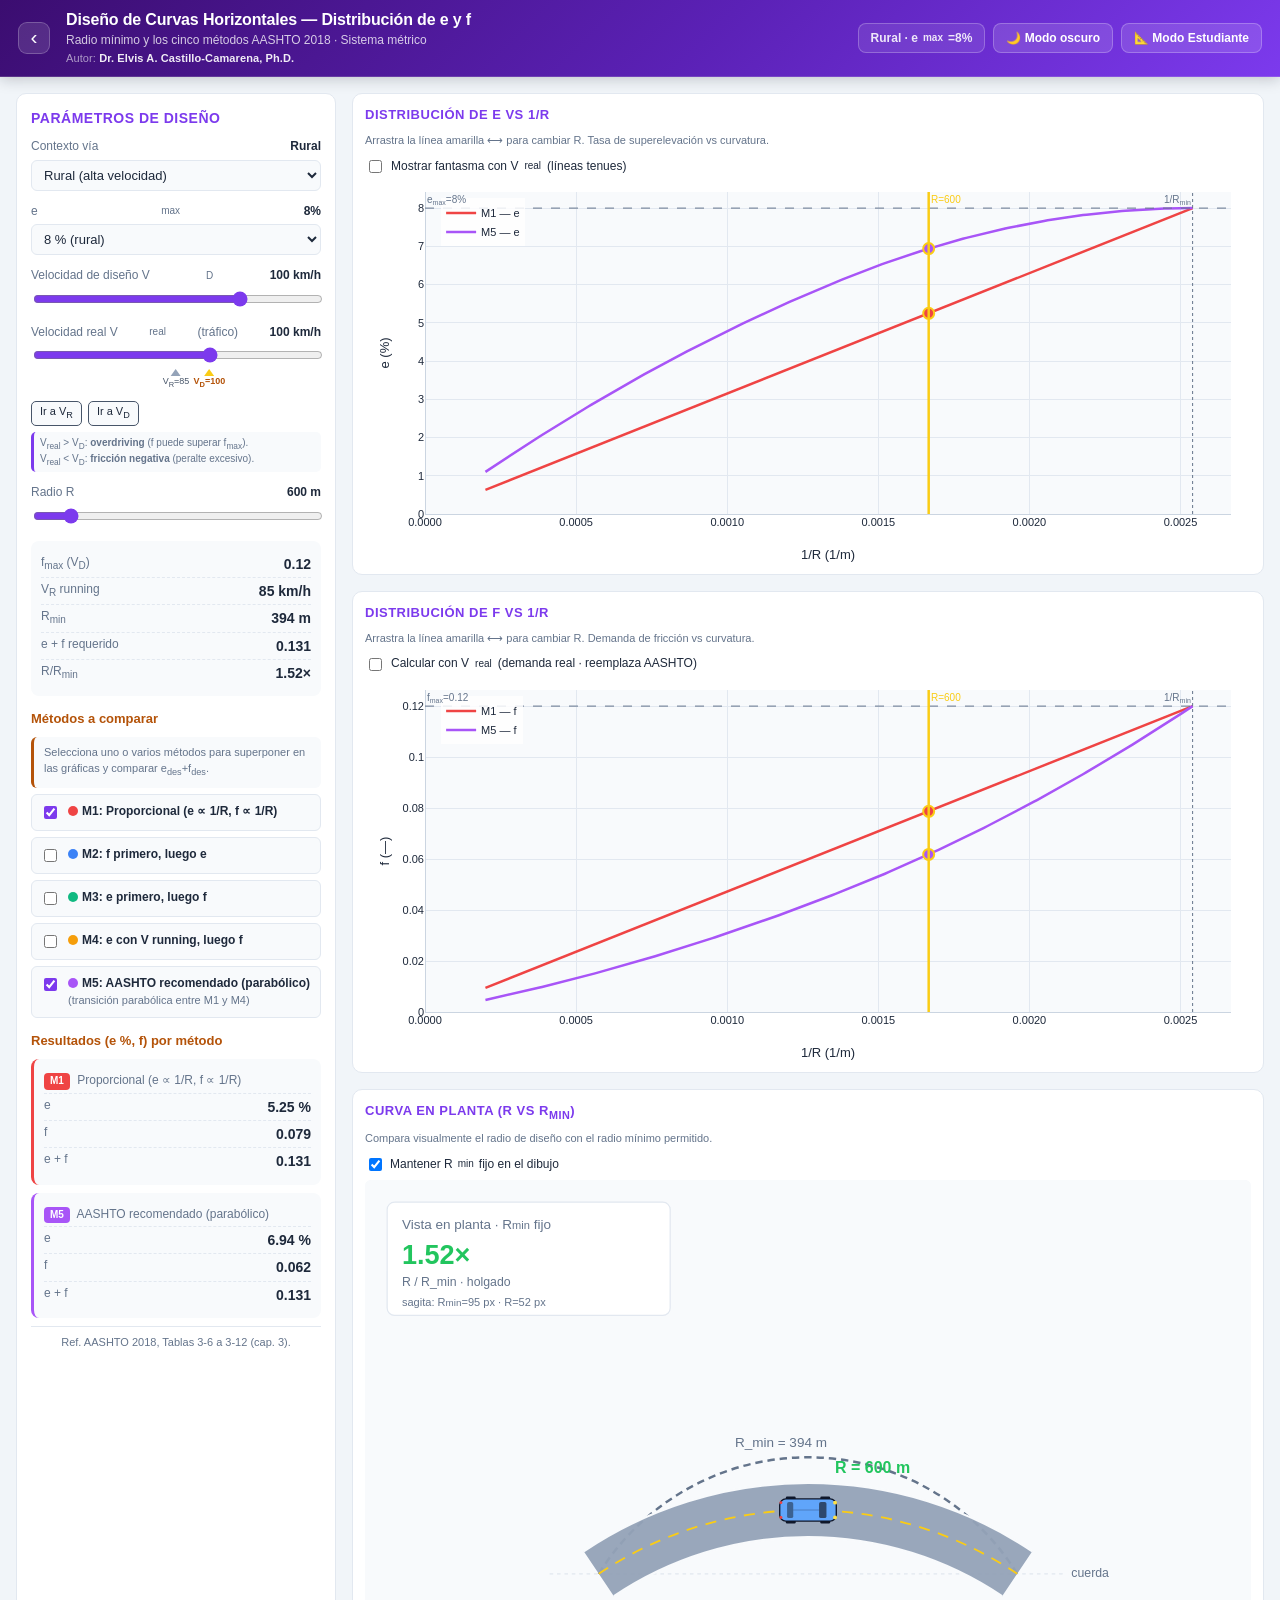
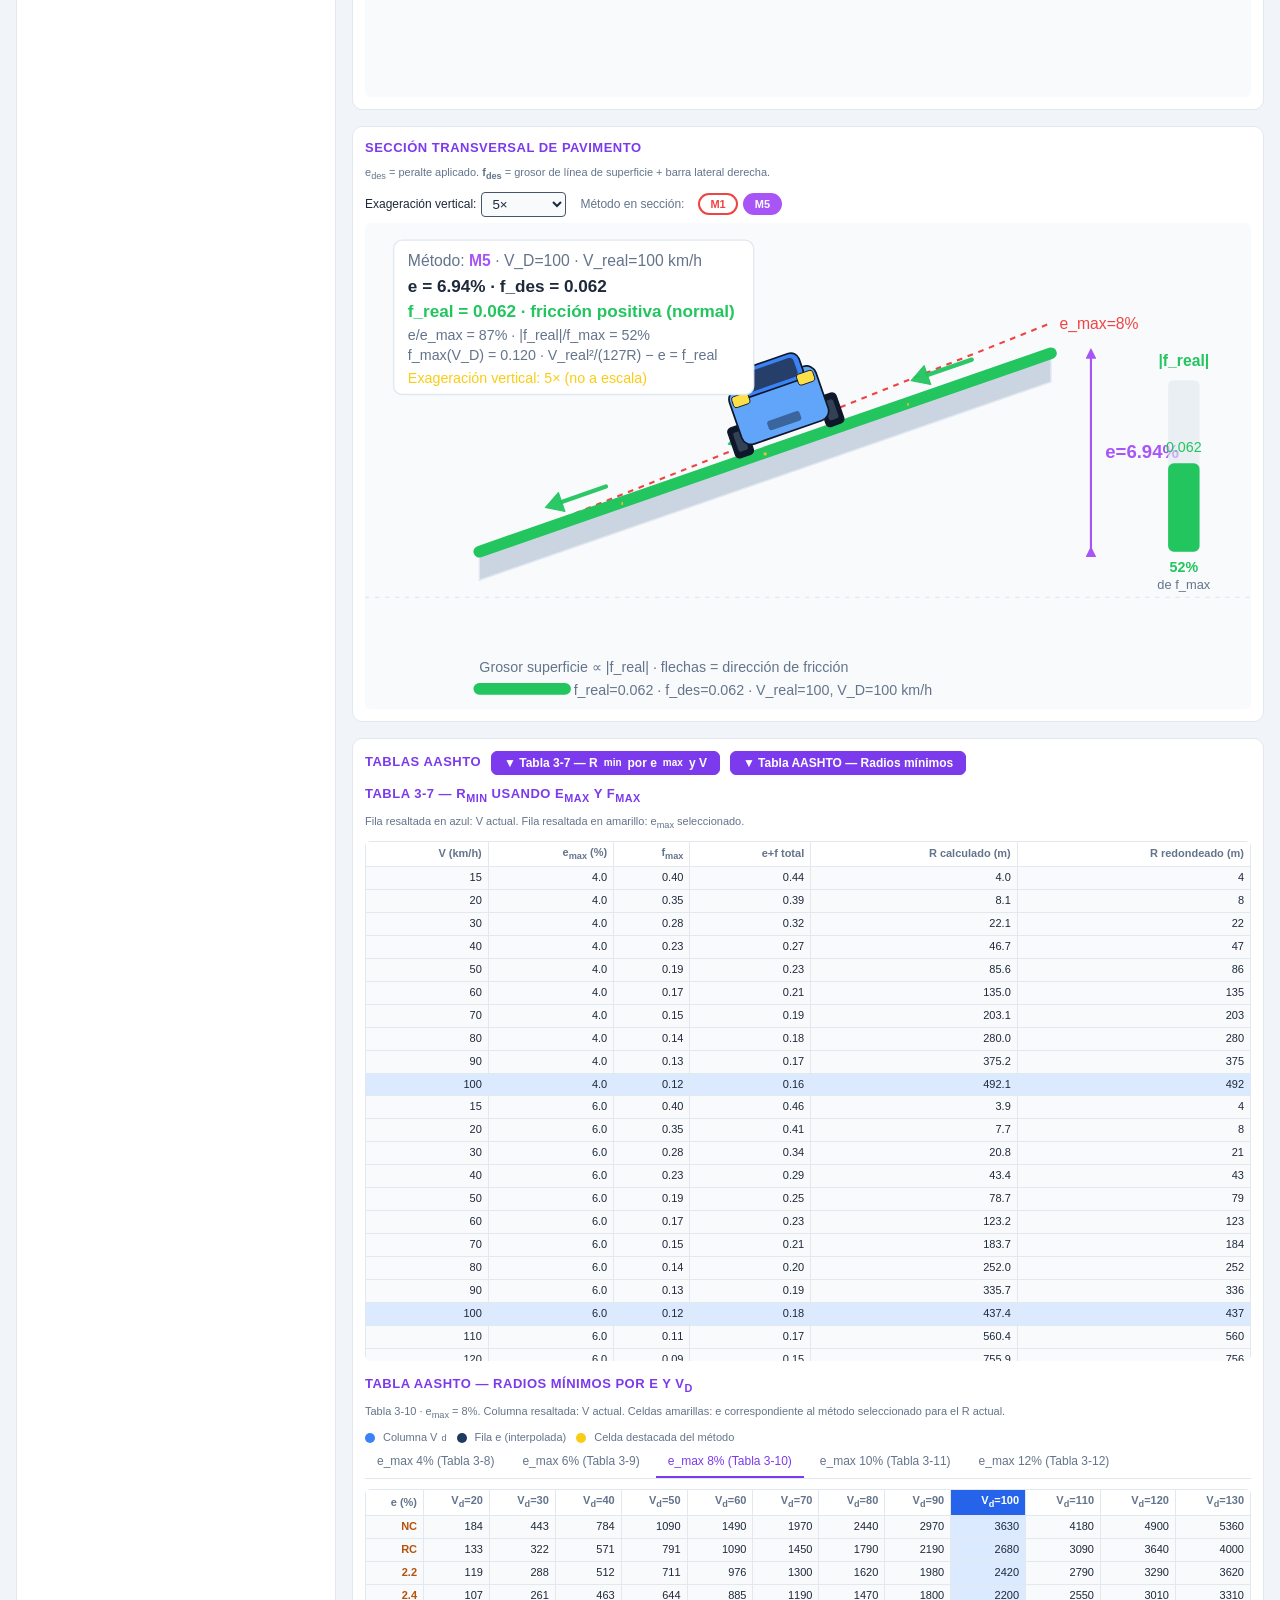
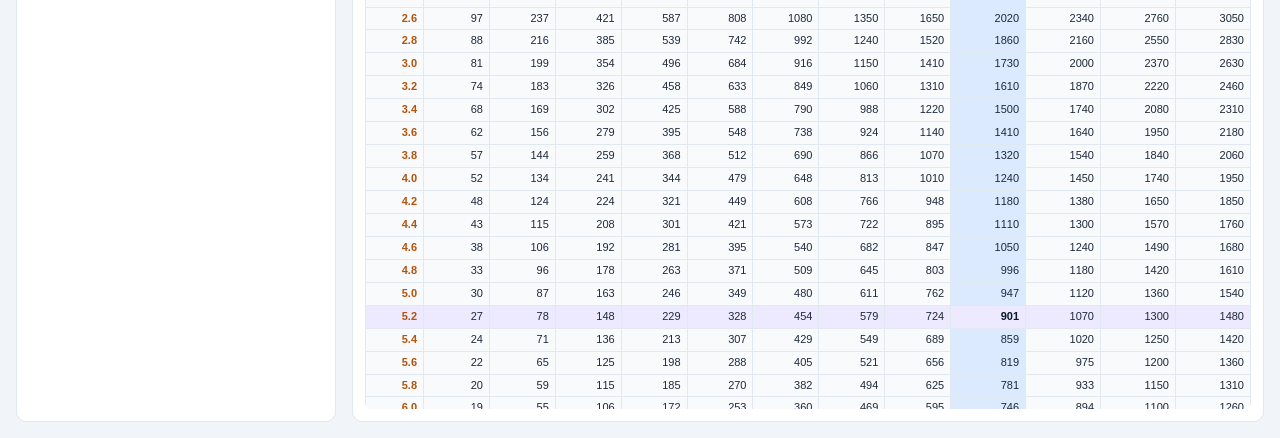
<file: apps/curvas-horizontales-e-f.html>
<!DOCTYPE html>
<html lang="es">
<head>
<meta charset="UTF-8" />
<meta name="viewport" content="width=device-width, initial-scale=1.0" />
<title>Diseño de Curvas Horizontales — Distribución de e y f (AASHTO 2018) — Dr. Elvis A. Castillo-Camarena, Ph.D.</title>
<meta name="author" content="Dr. Elvis A. Castillo-Camarena, Ph.D.">
<script src="../assets/vendor/plotly-2.35.2.min.js" charset="utf-8"></script>
<link rel="stylesheet" href="../assets/vendor/katex/katex.min.css">
<script src="../assets/vendor/katex/katex.min.js"></script>
<style>
  :root{
    --bg:#0f172a; --panel:#1e293b; --panel2:#0b1220;
    --text:#e2e8f0; --muted:#94a3b8; --accent:#a855f7;
    --accent2:#f59e0b; --good:#22c55e; --warn:#ef4444;
    --m1:#ef4444; --m2:#3b82f6; --m3:#10b981; --m4:#f59e0b; --m5:#a855f7;
    --road:#2a3142; --highlight:#facc15;
    --border:#334155; --hdr1:#5b21b6; --hdr2:#1e293b;
    --svg-bg:#0b1220; --svg-panel:#1e293b; --svg-grid:#334155;
    --svg-road:#374151; --svg-text:#e2e8f0; --svg-muted:#94a3b8;
  }
  :root.light{
    --bg:#f1f5f9; --panel:#ffffff; --panel2:#f8fafc;
    --text:#1e293b; --muted:#64748b; --accent:#7c3aed;
    --accent2:#b45309; --good:#15803d; --warn:#dc2626;
    --road:#cbd5e1; --highlight:#ca8a04; --border:#e2e8f0;
    --hdr1:#7c3aed; --hdr2:#ddd6fe;
    --svg-bg:#f8fafc; --svg-panel:#ffffff; --svg-grid:#e2e8f0;
    --svg-road:#cbd5e1; --svg-text:#1e293b; --svg-muted:#64748b;
  }
  *{box-sizing:border-box}
  body{
    margin:0;
    background:var(--bg);
    color:var(--text);
    font-family:-apple-system,BlinkMacSystemFont,"Segoe UI",Roboto,sans-serif;
    font-size:14px;
    line-height:1.45;
    transition:background .25s,color .25s;
  }
  header{
    background:linear-gradient(135deg,var(--hdr1) 0%,var(--hdr2) 100%);
    padding:14px 20px;
    border-bottom:1px solid var(--border);
    display:flex;
    align-items:center;
    justify-content:space-between;
    flex-wrap:wrap;
    gap:8px;
  }
  header h1{
    margin:0;
    font-size:18px;
    font-weight:600;
    letter-spacing:.2px;
    color:#fff;
  }
  header .sub{
    font-size:12px;
    color:rgba(255,255,255,0.75);
  }
  header .author{
    font-size:11px;
    color:rgba(255,255,255,0.55);
    margin-top:2px;
  }
  .hdr-right{display:flex;gap:6px;align-items:center;flex-wrap:wrap;}
  .mode-btn{
    display:flex;align-items:center;gap:5px;
    padding:5px 12px;border-radius:6px;font-size:12px;font-weight:600;
    cursor:pointer;border:1px solid rgba(255,255,255,.25);
    background:rgba(255,255,255,.1);color:#fff;transition:background .2s;
  }
  :root.light .mode-btn{color:var(--text);border-color:var(--border);background:var(--panel2);}
  .mode-btn:hover{background:rgba(255,255,255,.25);}
  :root.light .mode-btn:hover{background:var(--border);}
  .mode-btn.on{background:var(--accent);border-color:var(--accent);color:#fff;}
  .container{
    display:grid;
    grid-template-columns:320px 1fr;
    gap:16px;
    padding:16px;
  }
  @media (max-width: 1100px){
    .container{grid-template-columns:1fr;}
  }
  .panel{
    background:var(--panel);
    border:1px solid #334155;
    border-radius:10px;
    padding:14px;
  }
  .panel h2{
    margin:0 0 10px 0;
    font-size:14px;
    font-weight:600;
    color:var(--accent);
    text-transform:uppercase;
    letter-spacing:.5px;
  }
  .panel h3{
    margin:14px 0 6px 0;
    font-size:13px;
    font-weight:600;
    color:var(--accent2);
  }
  .ctrl{
    margin-bottom:12px;
  }
  .ctrl label{
    display:flex;
    justify-content:space-between;
    align-items:center;
    font-size:12px;
    margin-bottom:4px;
    color:var(--muted);
  }
  .ctrl label .v{
    color:var(--text);
    font-weight:600;
    font-variant-numeric:tabular-nums;
  }
  .ctrl input[type=range]{
    width:100%;
    accent-color:var(--accent);
  }
  .vreal-marks{
    position:relative;
    height:28px;
    margin-top:1px;
    font-size:9px;
  }
  .vreal-marks .vmark{
    position:absolute;
    top:0;
    transform:translateX(-50%);
    text-align:center;
    line-height:1;
    white-space:nowrap;
    pointer-events:none;
  }
  .vreal-marks .vmark .tri{
    width:0;height:0;margin:0 auto 1px;
    border-left:5px solid transparent;
    border-right:5px solid transparent;
  }
  .vreal-marks .vmark.vr .tri{ border-bottom:7px solid #94a3b8; }
  .vreal-marks .vmark.vd .tri{ border-bottom:7px solid #facc15; }
  .vreal-marks .vmark.vr .lbl{ color:#64748b; }
  .vreal-marks .vmark.vd .lbl{ color:#b45309; font-weight:600; }
  :root.light .vreal-marks .vmark.vr .lbl{ color:#475569; }
  .btn-mini{
    background:var(--panel2);
    color:var(--text);
    border:1px solid #475569;
    padding:3px 8px;
    border-radius:5px;
    font-size:11px;
    cursor:pointer;
    line-height:1.2;
  }
  .btn-mini:hover{ background:var(--accent2); color:#fff; border-color:var(--accent2); }
  .vreal-hint{
    font-size:10px;
    color:var(--muted);
    margin-top:6px;
    line-height:1.35;
    padding:4px 6px;
    background:var(--panel2);
    border-radius:5px;
    border-left:3px solid var(--accent);
  }
  .vis-toggle{
    display:flex;
    align-items:center;
    gap:6px;
    font-size:12px;
    cursor:pointer;
    color:var(--text);
  }
  .vis-toggle input{ accent-color:var(--accent); }
  .ctrl select{
    width:100%;
    background:var(--panel2);
    color:var(--text);
    border:1px solid #475569;
    padding:6px 8px;
    border-radius:6px;
    font-size:13px;
  }
  .row{display:flex;gap:8px;align-items:center;flex-wrap:wrap}
  .badge{
    display:inline-block;
    padding:2px 8px;
    border-radius:10px;
    font-size:11px;
    background:rgba(255,255,255,.15);
    color:var(--text);
  }
  :root.light .badge{background:rgba(0,0,0,.08);}
  .results{
    background:var(--panel2);
    padding:10px;
    border-radius:8px;
    margin-top:8px;
  }
  .results .kv{
    display:flex;
    justify-content:space-between;
    padding:3px 0;
    font-variant-numeric:tabular-nums;
    border-bottom:1px dashed #334155;
  }
  .results .kv:last-child{border-bottom:none}
  .results .kv .k{color:var(--muted);font-size:12px}
  .results .kv .v{font-weight:600}
  .methods-list{
    display:grid;
    grid-template-columns:1fr;
    gap:6px;
    margin-top:6px;
  }
  .method-item{
    background:var(--panel2);
    border:1px solid #334155;
    border-radius:6px;
    padding:8px;
    display:flex;
    align-items:flex-start;
    gap:8px;
  }
  .method-item input{margin-top:3px;accent-color:var(--accent)}
  .method-item .label{font-size:12px}
  .method-item .label b{display:block}
  .swatch{
    display:inline-block;
    width:10px;height:10px;border-radius:50%;
    margin-right:4px;vertical-align:middle;
  }
  .grid-vis{
    display:grid;
    grid-template-columns:1fr 1fr;
    gap:16px;
  }
  @media (max-width:1300px){
    .grid-vis{grid-template-columns:1fr}
  }
  .vis-card{
    background:var(--panel);
    border:1px solid #334155;
    border-radius:10px;
    padding:12px;
  }
  .vis-card h3{
    margin:0 0 8px 0;
    font-size:13px;
    color:var(--accent);
    text-transform:uppercase;
    letter-spacing:.5px;
  }
  .vis-card .desc{
    font-size:11px;
    color:var(--muted);
    margin-bottom:8px;
  }
  .plot{height:340px;width:100%}
  .plot-tall{height:380px}
  .plot-short{height:260px}
  svg.dwg{display:block;width:100%;height:auto;background:var(--panel2);border-radius:6px}
  .table-wrap{
    overflow:auto;
    max-height:520px;
    background:var(--panel2);
    border-radius:6px;
  }
  table.aashto{
    border-collapse:collapse;
    width:100%;
    font-size:11px;
    font-variant-numeric:tabular-nums;
  }
  table.aashto th, table.aashto td{
    border:1px solid #334155;
    padding:3px 6px;
    text-align:right;
    white-space:nowrap;
  }
  table.aashto th{
    background:#1e293b;
    color:var(--muted);
    position:sticky;
    top:0;
    font-weight:600;
  }
  table.aashto td.estr{font-weight:600;background:var(--panel2);color:var(--accent2)}
  table.aashto td.col-hl{background:var(--panel2)}
  table.aashto td.row-hl{background:#1e3a5f}
  table.aashto td.cell-hl{background:var(--highlight);color:#0f172a;font-weight:700}
  table.aashto th.col-hl{background:#3b82f6;color:white}
  .formula{
    background:var(--panel2);
    padding:8px 10px;
    border-radius:6px;
    border-left:3px solid var(--accent);
    font-family:"Cambria Math","Times New Roman",serif;
    font-size:13px;
    margin:6px 0;
  }
  .legend-bar{
    display:flex;flex-wrap:wrap;gap:10px;
    font-size:11px;color:var(--muted);
    margin-top:8px;
  }
  .legend-bar span{display:inline-flex;align-items:center;gap:4px}
  .tabbar{
    display:flex;gap:4px;margin-bottom:10px;
    border-bottom:1px solid #334155;
  }
  .tabbar button{
    background:transparent;color:var(--muted);
    border:none;padding:8px 12px;cursor:pointer;
    font-size:12px;border-bottom:2px solid transparent;
  }
  .tabbar button.active{
    color:var(--accent);border-bottom-color:var(--accent);
  }
  .help{
    background:#0b1220;border-radius:6px;padding:8px 10px;
    font-size:11px;color:var(--muted);
    border-left:3px solid var(--accent2);
    margin-top:8px;
  }
  .pill-method{
    display:inline-block;
    padding:1px 6px;border-radius:4px;
    font-size:10px;font-weight:700;color:white;
    margin-right:4px;
  }
  .small{font-size:11px;color:var(--muted)}
  .num{font-variant-numeric:tabular-nums}
  /* Plot drag overlay */
  .plot-wrap{position:relative;}
  .plot-overlay{position:absolute;top:0;left:0;width:100%;height:100%;z-index:12;pointer-events:none;cursor:default;}
  /* Buttons */
  .btn{padding:8px 18px;border-radius:6px;border:none;cursor:pointer;font-size:13px;font-weight:600;transition:opacity .2s;}
  .btn-primary{background:var(--accent);color:#fff;}
  .btn-primary:hover{opacity:.85;}
  /* Student mode */
  #studentPanel{background:var(--panel);border-top:2px solid var(--accent);padding:20px;display:none;}
  #studentPanel.visible{display:block;}
  #studentPanel>h2{margin:0 0 4px;font-size:16px;font-weight:700;color:var(--accent);}
  #studentPanel>.sub{font-size:12px;color:var(--muted);margin-bottom:14px;}
  .export-bar{display:flex;gap:10px;margin-bottom:18px;flex-wrap:wrap;align-items:center;}
  .student-grid{display:grid;grid-template-columns:repeat(auto-fit,minmax(420px,1fr));gap:18px;}
  .student-card{background:var(--panel2);border:1px solid var(--border);border-radius:10px;padding:16px;}
  .student-card h3{margin:0 0 12px;font-size:14px;font-weight:700;color:var(--accent2);}
  .step{background:var(--panel);border-radius:6px;padding:10px 12px;margin:8px 0;border-left:3px solid var(--border);}
  .step-label{font-size:10px;color:var(--muted);font-weight:700;text-transform:uppercase;letter-spacing:.5px;margin-bottom:5px;}
  .step-formula{overflow-x:auto;padding:4px 0;}
  .step-val{font-size:12px;font-weight:700;color:var(--good);font-variant-numeric:tabular-nums;margin-top:5px;padding-top:5px;border-top:1px dashed var(--border);}
  .step-cond{font-size:11px;color:var(--accent2);margin-top:4px;}
  .step.highlight-step{border-left-color:var(--accent);}
  .katex-display{margin:.15em 0!important;overflow-x:auto;}
  .katex{font-size:1.05em!important;}
  /* Light mode overrides for hardcoded colors */
  :root.light .panel{border-color:var(--border);}
  :root.light .results{background:var(--panel2);}
  :root.light .results .kv{border-bottom-color:var(--border);}
  :root.light .method-item{background:var(--panel2);border-color:var(--border);}
  :root.light .vis-card{border-color:var(--border);}
  :root.light svg.dwg{background:var(--svg-bg);}
  :root.light .table-wrap{background:var(--panel2);}
  :root.light table.aashto th{background:var(--panel);}
  :root.light table.aashto th,:root.light table.aashto td{border-color:var(--border);}
  :root.light table.aashto td.col-hl{background:#dbeafe;}
  :root.light table.aashto td.row-hl{background:#ede9fe;}
  :root.light table.aashto th.col-hl{background:#2563eb;color:#fff;}
  .tbl-toggle-btn{
    display:inline-flex;align-items:center;gap:6px;
    padding:4px 12px;border-radius:6px;font-size:12px;font-weight:600;
    cursor:pointer;border:1px solid var(--border);
    background:var(--panel2);color:var(--text);transition:background .15s;
  }
  .tbl-toggle-btn:hover{background:var(--border);}
  .tbl-toggle-btn.open{background:var(--accent);color:#fff;border-color:var(--accent);}
  .tbl-collapsible{overflow:hidden;transition:max-height .3s ease;}
  .tbl-collapsible.closed{max-height:0!important;}
  :root.light .tabbar{border-bottom-color:var(--border);}
  :root.light .help{background:var(--panel2);}
  :root.light .footer{border-top-color:var(--border);}
  :root.light .ctrl select{background:var(--panel2);border-color:var(--border);}
  .footer{
    color:var(--muted);font-size:11px;text-align:center;
    padding:8px;border-top:1px solid #334155;margin-top:8px;
  }
</style>
<link rel="icon" href="../assets/img/favicon.svg" type="image/svg+xml">
<link rel="stylesheet" href="app-shell.css">
</head>
<body>
<header class="ec-topbar">
  <a class="ec-back" href="../index.html" title="Volver al índice de herramientas" aria-label="Volver al índice de herramientas">‹</a>
  <div class="ec-id">
    <h1>Diseño de Curvas Horizontales — Distribución de e y f</h1>
    <div class="ec-sub">Radio mínimo y los cinco métodos AASHTO 2018 · Sistema métrico</div>
    <div class="ec-author">Autor: <b>Dr. Elvis A. Castillo-Camarena, Ph.D.</b></div>
  </div>
  <div class="ec-tools">
    <span class="badge" id="contextBadge">Rural · e<sub>max</sub>=8%</span>
    <button class="mode-btn" id="lightBtn" onclick="toggleLight()">☀ Modo claro</button>
    <button class="mode-btn" id="studentBtn" onclick="toggleStudent()">📐 Modo Estudiante</button>
  </div>
</header>

<div class="container">

  <!-- ========================== CONTROLS ========================== -->
  <div class="panel" id="controlPanel">
    <h2>Parámetros de diseño</h2>

    <div class="ctrl">
      <label>Contexto vía
        <span class="v" id="ctxLbl">Rural</span>
      </label>
      <select id="contextSel">
        <option value="rural">Rural (alta velocidad)</option>
        <option value="urban">Urbano (baja velocidad)</option>
      </select>
    </div>

    <div class="ctrl">
      <label>e<sub>max</sub>
        <span class="v"><span id="emaxLbl">8</span>%</span>
      </label>
      <select id="emaxSel">
        <option value="4">4 % (urbano)</option>
        <option value="6">6 %</option>
        <option value="8" selected>8 % (rural)</option>
        <option value="10">10 %</option>
        <option value="12">12 % (absoluta)</option>
      </select>
    </div>

    <div class="ctrl">
      <label>Velocidad de diseño V<sub>D</sub>
        <span class="v"><span id="vLbl">100</span> km/h</span>
      </label>
      <input type="range" id="vSlider" min="20" max="130" step="10" value="100" />
    </div>

    <div class="ctrl">
      <label>Velocidad real V<sub>real</sub> (tráfico)
        <span class="v"><span id="vRealLbl">100</span> km/h</span>
      </label>
      <input type="range" id="vRealSlider" min="20" max="150" step="1" value="100" />
      <div id="vRealMarks" class="vreal-marks"></div>
      <div class="row" style="gap:6px;margin-top:4px">
        <button type="button" id="setVRealR" class="btn-mini">Ir a V<sub>R</sub></button>
        <button type="button" id="setVRealD" class="btn-mini">Ir a V<sub>D</sub></button>
      </div>
      <div class="vreal-hint">
        V<sub>real</sub> &gt; V<sub>D</sub>: <b>overdriving</b> (f puede superar f<sub>max</sub>).<br>
        V<sub>real</sub> &lt; V<sub>D</sub>: <b>fricción negativa</b> (peralte excesivo).
      </div>
    </div>

    <div class="ctrl">
      <label>Radio R
        <span class="v"><span id="rLbl">600</span> m</span>
      </label>
      <input type="range" id="rSlider" min="50" max="3000" step="10" value="600" />
    </div>

    <div class="results" id="resultsBox">
      <div class="kv"><span class="k">f<sub>max</sub> (V<sub>D</sub>)</span><span class="v" id="fmaxOut">0.12</span></div>
      <div class="kv"><span class="k">V<sub>R</sub> running</span><span class="v"><span id="vrOut">85</span> km/h</span></div>
      <div class="kv"><span class="k">R<sub>min</sub></span><span class="v"><span id="rminOut">394</span> m</span></div>
      <div class="kv"><span class="k">e + f requerido</span><span class="v" id="efReqOut">0.131</span></div>
      <div class="kv"><span class="k">R/R<sub>min</sub></span><span class="v" id="rRatioOut">1.52×</span></div>
    </div>

    <h3>Métodos a comparar</h3>
    <div class="help">
      Selecciona uno o varios métodos para superponer en las gráficas y comparar e<sub>des</sub>+f<sub>des</sub>.
    </div>
    <div class="methods-list" id="methodsList"></div>

    <h3>Resultados (e %, f) por método</h3>
    <div id="methodResults"></div>

    <div class="footer small">
      Ref. AASHTO 2018, Tablas 3-6 a 3-12 (cap. 3).
    </div>
  </div>

  <!-- ========================== MAIN VISUALIZATIONS ========================== -->
  <div>
    <div class="grid-vis">

      <div class="vis-card">
        <h3>Distribución de e vs 1/R</h3>
        <div class="desc">Arrastra la línea amarilla ⟷ para cambiar R. Tasa de superelevación vs curvatura.</div>
        <div class="row" style="margin-bottom:6px;gap:14px">
          <label class="vis-toggle">
            <input type="checkbox" id="ghostEToggle" />
            Mostrar fantasma con V<sub>real</sub> (líneas tenues)
          </label>
        </div>
        <div class="plot-wrap">
          <div id="plotE" class="plot plot-tall"></div>
          <div class="plot-overlay" id="overlayE"></div>
        </div>
      </div>

      <div class="vis-card">
        <h3>Distribución de f vs 1/R</h3>
        <div class="desc">Arrastra la línea amarilla ⟷ para cambiar R. Demanda de fricción vs curvatura.</div>
        <div class="row" style="margin-bottom:6px;gap:14px">
          <label class="vis-toggle">
            <input type="checkbox" id="fVrealToggle" />
            Calcular con V<sub>real</sub> (demanda real · reemplaza AASHTO)
          </label>
        </div>
        <div class="plot-wrap">
          <div id="plotF" class="plot plot-tall"></div>
          <div class="plot-overlay" id="overlayF"></div>
        </div>
      </div>

      <div class="vis-card">
        <h3>Curva en planta (R vs R<sub>min</sub>)</h3>
        <div class="desc">Compara visualmente el radio de diseño con el radio mínimo permitido.</div>
        <div class="row" style="margin-bottom:6px;gap:14px">
          <label style="display:flex;gap:5px;align-items:center;font-size:12px;cursor:pointer">
            <input type="checkbox" id="fixedRminToggle" checked />
            Mantener R<sub>min</sub> fijo en el dibujo
          </label>
        </div>
        <svg class="dwg" id="planSvg" viewBox="0 0 720 420"></svg>
      </div>

      <div class="vis-card">
        <h3>Sección transversal de pavimento</h3>
        <div class="desc">e<sub>des</sub> = peralte aplicado. <b>f<sub>des</sub></b> = grosor de línea de superficie + barra lateral derecha.</div>
        <div class="row" style="margin-bottom:6px;gap:14px;flex-wrap:wrap;align-items:center">
          <label style="font-size:12px;display:flex;gap:5px;align-items:center">
            Exageración vertical:
            <select id="crossExag" style="background:var(--panel2);color:var(--text);border:1px solid #475569;padding:3px 6px;border-radius:4px">
              <option value="1">1× (real)</option>
              <option value="2">2×</option>
              <option value="5" selected>5×</option>
              <option value="10">10×</option>
              <option value="20">20×</option>
              <option value="50">50×</option>
            </select>
          </label>
          <span style="font-size:12px;color:var(--muted)">Método en sección:</span>
          <div id="sectionMethodPills" style="display:flex;gap:5px;flex-wrap:wrap"></div>
        </div>
        <svg class="dwg" id="sectSvg" viewBox="0 0 620 340"></svg>
      </div>

      <div class="vis-card" style="grid-column: 1 / -1">

        <div style="display:flex;gap:10px;align-items:center;flex-wrap:wrap;margin-bottom:10px">
          <h3 style="margin:0">Tablas AASHTO</h3>
          <button class="tbl-toggle-btn open" id="toggleRmin" onclick="toggleTable('rmin')">▼ Tabla 3-7 — R<sub>min</sub> por e<sub>max</sub> y V</button>
          <button class="tbl-toggle-btn open" id="toggleAashto" onclick="toggleTable('aashto')">▼ Tabla AASHTO — Radios mínimos</button>
        </div>

        <!-- Tabla 3-7 primero -->
        <div id="rminSection" class="tbl-collapsible" style="max-height:2000px">
          <h3 style="margin-top:0">Tabla 3-7 — R<sub>min</sub> usando e<sub>max</sub> y f<sub>max</sub></h3>
          <div class="desc">Fila resaltada en azul: V actual. Fila resaltada en amarillo: e<sub>max</sub> seleccionado.</div>
          <div class="table-wrap"><table class="aashto" id="rminTable"></table></div>
        </div>

        <!-- Tabla AASHTO después -->
        <div id="aashtoSection" class="tbl-collapsible" style="max-height:2000px;margin-top:14px">
          <h3>Tabla AASHTO — Radios mínimos por e y V<sub>d</sub></h3>
          <div class="desc">
            Tabla 3-<span id="tblNumLbl">10</span> · e<sub>max</sub> = <span id="tblEmaxLbl">8</span>%.
            Columna resaltada: V actual. Celdas amarillas: e correspondiente al método seleccionado para el R actual.
          </div>
          <div class="legend-bar">
            <span><span class="swatch" style="background:#3b82f6"></span>Columna V<sub>d</sub></span>
            <span><span class="swatch" style="background:#1e3a5f"></span>Fila e (interpolada)</span>
            <span><span class="swatch" style="background:#facc15"></span>Celda destacada del método</span>
          </div>
          <div class="tabbar" id="tableTabs"></div>
          <div class="table-wrap" id="aashtoTable"></div>
        </div>

      </div>

    </div>
  </div>

</div>

<!-- STUDENT PANEL -->
<div id="studentPanel">
  <h2>📐 Modo Estudiante — Solución Paso a Paso</h2>
  <div class="sub">Fórmulas AASHTO 2018 resueltas con los valores actuales. Se actualiza al cambiar parámetros.</div>
  <div class="export-bar">
    <button class="btn btn-primary" onclick="exportReport()">⬇ Exportar reporte (PDF / HTML)</button>
    <span class="small">Genera un reporte imprimible con las fórmulas resueltas para los métodos activos.</span>
  </div>
  <div id="studentContent" class="student-grid"></div>
</div>

<script>
"use strict";

/* ============================================================
 *  Datos AASHTO 2018 (sistema métrico)
 * ============================================================ */

// Tabla 3-7 (extraída de PDF) — fmax(V) por escalón de emax
const FMAX_BY_V = {
  15:0.40, 20:0.35, 30:0.28, 40:0.23, 50:0.19, 60:0.17,
  70:0.15, 80:0.14, 90:0.13, 100:0.12, 110:0.11, 120:0.09, 130:0.08
};

// Tabla 3-6 — Average Running Speed
const VRUN_BY_V = {
  20:20, 30:30, 40:40, 50:47, 60:55, 70:63, 80:70, 90:77,
  100:85, 110:91, 120:98, 130:102
};

// Tabla 3-7 — fila completa para mostrar
const TABLE_3_7 = [
  // [V, emax%, fmax, total, R_calc, R_round]
  [15, 4.0, 0.40, 0.44,  4.0,  4 ],
  [20, 4.0, 0.35, 0.39,  8.1,  8 ],
  [30, 4.0, 0.28, 0.32, 22.1, 22 ],
  [40, 4.0, 0.23, 0.27, 46.7, 47 ],
  [50, 4.0, 0.19, 0.23, 85.6, 86 ],
  [60, 4.0, 0.17, 0.21,135.0,135 ],
  [70, 4.0, 0.15, 0.19,203.1,203 ],
  [80, 4.0, 0.14, 0.18,280.0,280 ],
  [90, 4.0, 0.13, 0.17,375.2,375 ],
  [100,4.0, 0.12, 0.16,492.1,492 ],
  [15, 6.0, 0.40, 0.46,  3.9,  4 ],
  [20, 6.0, 0.35, 0.41,  7.7,  8 ],
  [30, 6.0, 0.28, 0.34, 20.8, 21 ],
  [40, 6.0, 0.23, 0.29, 43.4, 43 ],
  [50, 6.0, 0.19, 0.25, 78.7, 79 ],
  [60, 6.0, 0.17, 0.23,123.2,123 ],
  [70, 6.0, 0.15, 0.21,183.7,184 ],
  [80, 6.0, 0.14, 0.20,252.0,252 ],
  [90, 6.0, 0.13, 0.19,335.7,336 ],
  [100,6.0, 0.12, 0.18,437.4,437 ],
  [110,6.0, 0.11, 0.17,560.4,560 ],
  [120,6.0, 0.09, 0.15,755.9,756 ],
  [130,6.0, 0.08, 0.14,950.5,951 ],
  [15, 8.0, 0.40, 0.48,  3.7,  4 ],
  [20, 8.0, 0.35, 0.43,  7.3,  7 ],
  [30, 8.0, 0.28, 0.36, 19.7, 20 ],
  [40, 8.0, 0.23, 0.31, 40.6, 41 ],
  [50, 8.0, 0.19, 0.27, 72.9, 73 ],
  [60, 8.0, 0.17, 0.25,113.4,113 ],
  [70, 8.0, 0.15, 0.23,167.8,168 ],
  [80, 8.0, 0.14, 0.22,229.1,229 ],
  [90, 8.0, 0.13, 0.21,303.7,304 ],
  [100,8.0, 0.12, 0.20,393.7,394 ],
  [110,8.0, 0.11, 0.19,501.5,501 ],
  [120,8.0, 0.09, 0.17,667.0,667 ],
  [130,8.0, 0.08, 0.16,831.7,832 ],
  [15, 10.0,0.40, 0.50,  3.5,  4 ],
  [20, 10.0,0.35, 0.45,  7.0,  7 ],
  [30, 10.0,0.28, 0.38, 18.6, 19 ],
  [40, 10.0,0.23, 0.33, 38.2, 38 ],
  [50, 10.0,0.19, 0.29, 67.9, 68 ],
  [60, 10.0,0.17, 0.27,105.0,105 ],
  [70, 10.0,0.15, 0.25,154.3,154 ],
  [80, 10.0,0.14, 0.24,210.0,210 ],
  [90, 10.0,0.13, 0.23,277.3,277 ],
  [100,10.0,0.12, 0.22,357.9,358 ],
  [110,10.0,0.11, 0.21,453.7,454 ],
  [120,10.0,0.09, 0.19,596.8,597 ],
  [130,10.0,0.08, 0.18,739.3,739 ],
  [15, 12.0,0.40, 0.52,  3.4,  3 ],
  [20, 12.0,0.35, 0.47,  6.7,  7 ],
  [30, 12.0,0.28, 0.40, 17.7, 18 ],
  [40, 12.0,0.23, 0.35, 36.0, 36 ],
  [50, 12.0,0.19, 0.31, 63.5, 64 ],
  [60, 12.0,0.17, 0.29, 97.7, 98 ],
  [70, 12.0,0.15, 0.27,142.9,143 ],
  [80, 12.0,0.14, 0.26,193.8,194 ],
  [90, 12.0,0.13, 0.25,255.1,255 ],
  [100,12.0,0.12, 0.24,328.1,328 ],
  [110,12.0,0.11, 0.23,414.2,414 ],
  [120,12.0,0.09, 0.21,539.9,540 ],
  [130,12.0,0.08, 0.20,665.4,665 ],
];

/* Tablas 3-8 a 3-12 — Radios mínimos para tasas de superelevación
   Estructura: { emax: { speeds:[...], rows:[ {e: number_or_string, R:[...] } ] } }
   "NC"=normal crown (sin peralte), "RC"=remove crown (peralte plano).
   Los valores -1 o null indican "no aplica".
*/

const SPEEDS = [20,30,40,50,60,70,80,90,100,110,120,130];

const AASHTO_TABLES = {
  4: {
    label:"3-8",
    speeds:[20,30,40,50,60,70,80,90,100],
    rows:[
      ["NC",[163,371,679,951,1310,1740,2170,2640,3250]],
      ["RC",[102,237,441,632,877,1180,1490,1830,2260]],
      [2.2,[75,187,363,534,749,1020,1290,1590,1980]],
      [2.4,[51,132,273,435,626,865,1110,1390,1730]],
      [2.6,[38,99,209,345,508,720,944,1200,1510]],
      [2.8,[30,79,167,283,422,605,802,1030,1320]],
      [3.0,[24,64,137,236,356,516,690,893,1150]],
      [3.2,[20,54,114,199,303,443,597,779,1010]],
      [3.4,[17,45,96,170,260,382,518,680,879]],
      [3.6,[14,38,81,144,222,329,448,591,767]],
      [3.8,[12,31,67,121,187,278,381,505,658]],
      [4.0,[8,22,47,86,135,203,280,375,492]],
    ]
  },
  6: {
    label:"3-9",
    speeds:[20,30,40,50,60,70,80,90,100,110,120,130],
    rows:[
      ["NC",[194,421,738,1050,1440,1910,2360,2880,3510,4060,4770,5240]],
      ["RC",[138,299,525,750,1030,1380,1710,2090,2560,2970,3510,3880]],
      [2.2,[122,265,465,668,919,1230,1530,1880,2300,2670,3160,3500]],
      [2.4,[109,236,415,599,825,1110,1380,1700,2080,2420,2870,3190]],
      [2.6,[97,212,372,540,746,1000,1260,1540,1890,2210,2630,2930]],
      [2.8,[87,190,334,488,676,910,1150,1410,1730,2020,2420,2700]],
      [3.0,[78,170,300,443,615,831,1050,1290,1590,1870,2240,2510]],
      [3.2,[70,152,269,402,561,761,959,1190,1470,1730,2080,2330]],
      [3.4,[61,133,239,364,511,697,882,1100,1360,1600,1940,2180]],
      [3.6,[51,113,206,329,465,640,813,1020,1260,1490,1810,2050]],
      [3.8,[42,96,177,294,422,586,749,939,1170,1390,1700,1930]],
      [4.0,[36,82,155,261,380,535,690,870,1090,1300,1590,1820]],
      [4.2,[31,72,136,234,343,488,635,806,1010,1220,1500,1720]],
      [4.4,[27,63,121,210,311,446,584,746,938,1140,1410,1630]],
      [4.6,[24,56,108,190,283,408,538,692,873,1070,1330,1540]],
      [4.8,[21,50,97,172,258,374,496,641,812,997,1260,1470]],
      [5.0,[19,45,88,156,235,343,457,594,755,933,1190,1400]],
      [5.2,[17,40,79,142,214,315,421,549,701,871,1120,1330]],
      [5.4,[15,36,71,128,195,287,386,506,648,810,1060,1260]],
      [5.6,[13,32,63,115,176,260,351,463,594,747,980,1190]],
      [5.8,[11,28,56,102,156,232,315,416,537,679,900,1110]],
      [6.0,[8,21,43,79,123,184,252,336,437,560,756,951]],
    ]
  },
  8: {
    label:"3-10",
    speeds:[20,30,40,50,60,70,80,90,100,110,120,130],
    rows:[
      ["NC",[184,443,784,1090,1490,1970,2440,2970,3630,4180,4900,5360]],
      ["RC",[133,322,571,791,1090,1450,1790,2190,2680,3090,3640,4000]],
      [2.2,[119,288,512,711,976,1300,1620,1980,2420,2790,3290,3620]],
      [2.4,[107,261,463,644,885,1190,1470,1800,2200,2550,3010,3310]],
      [2.6,[97,237,421,587,808,1080,1350,1650,2020,2340,2760,3050]],
      [2.8,[88,216,385,539,742,992,1240,1520,1860,2160,2550,2830]],
      [3.0,[81,199,354,496,684,916,1150,1410,1730,2000,2370,2630]],
      [3.2,[74,183,326,458,633,849,1060,1310,1610,1870,2220,2460]],
      [3.4,[68,169,302,425,588,790,988,1220,1500,1740,2080,2310]],
      [3.6,[62,156,279,395,548,738,924,1140,1410,1640,1950,2180]],
      [3.8,[57,144,259,368,512,690,866,1070,1320,1540,1840,2060]],
      [4.0,[52,134,241,344,479,648,813,1010,1240,1450,1740,1950]],
      [4.2,[48,124,224,321,449,608,766,948,1180,1380,1650,1850]],
      [4.4,[43,115,208,301,421,573,722,895,1110,1300,1570,1760]],
      [4.6,[38,106,192,281,395,540,682,847,1050,1240,1490,1680]],
      [4.8,[33,96,178,263,371,509,645,803,996,1180,1420,1610]],
      [5.0,[30,87,163,246,349,480,611,762,947,1120,1360,1540]],
      [5.2,[27,78,148,229,328,454,579,724,901,1070,1300,1480]],
      [5.4,[24,71,136,213,307,429,549,689,859,1020,1250,1420]],
      [5.6,[22,65,125,198,288,405,521,656,819,975,1200,1360]],
      [5.8,[20,59,115,185,270,382,494,625,781,933,1150,1310]],
      [6.0,[19,55,106,172,253,360,469,595,746,894,1100,1260]],
      [6.2,[17,50,98,161,238,340,445,567,713,857,1060,1220]],
      [6.4,[16,46,91,151,224,322,422,540,681,823,1020,1180]],
      [6.6,[15,43,85,141,210,304,400,514,651,789,982,1140]],
      [6.8,[14,40,79,132,198,287,379,489,620,757,948,1100]],
      [7.0,[13,37,73,123,185,270,358,464,591,724,914,1070]],
      [7.2,[12,34,68,115,174,254,338,440,561,691,879,1040]],
      [7.4,[11,31,62,107,162,237,318,415,531,657,842,998]],
      [7.6,[10,29,57,99,150,221,296,389,499,621,803,962]],
      [7.8,[9,26,52,90,137,202,273,359,462,579,757,919]],
      [8.0,[7,20,41,73,113,168,229,304,394,501,667,832]],
    ]
  },
  10: {
    label:"3-11",
    speeds:[20,30,40,50,60,70,80,90,100,110,120,130],
    rows:[
      ["NC",[197,454,790,1110,1520,2000,2480,3010,3690,4250,4960,5410]],
      ["RC",[145,333,580,815,1120,1480,1840,2230,2740,3160,3700,4050]],
      [2.2,[130,300,522,735,1020,1340,1660,2020,2480,2860,3360,3680]],
      [2.4,[118,272,474,669,920,1220,1520,1840,2260,2620,3070,3370]],
      [2.6,[108,249,434,612,844,1120,1390,1700,2080,2410,2830,3110]],
      [2.8,[99,229,399,564,778,1030,1290,1570,1920,2230,2620,2880]],
      [3.0,[91,211,368,522,720,952,1190,1460,1790,2070,2440,2690]],
      [3.2,[85,196,342,485,670,887,1110,1360,1670,1940,2280,2520]],
      [3.4,[79,182,318,453,626,829,1040,1270,1560,1820,2140,2370]],
      [3.6,[73,170,297,424,586,777,974,1200,1470,1710,2020,2230]],
      [3.8,[68,159,278,398,551,731,917,1130,1390,1610,1910,2120]],
      [4.0,[64,149,261,374,519,690,866,1060,1310,1530,1810,2010]],
      [4.2,[60,140,245,353,490,652,820,1010,1240,1450,1720,1910]],
      [4.4,[56,132,231,333,464,617,777,953,1180,1380,1640,1820]],
      [4.6,[53,124,218,315,439,586,738,907,1120,1310,1560,1740]],
      [4.8,[50,117,206,299,417,557,703,864,1070,1250,1490,1670]],
      [5.0,[47,111,194,283,396,530,670,824,1020,1200,1430,1600]],
      [5.2,[44,104,184,269,377,505,640,788,975,1150,1370,1540]],
      [5.4,[41,98,174,256,359,482,611,754,934,1100,1320,1480]],
      [5.6,[39,93,164,243,343,461,585,723,896,1060,1270,1420]],
      [5.8,[36,88,155,232,327,441,561,693,860,1020,1220,1370]],
      [6.0,[33,82,146,221,312,422,538,666,827,976,1180,1330]],
      [6.2,[31,77,138,210,298,404,516,640,795,941,1140,1280]],
      [6.4,[28,72,130,200,285,387,496,616,766,907,1100,1240]],
      [6.6,[26,67,121,191,273,372,476,593,738,876,1060,1200]],
      [6.8,[24,62,114,181,261,357,458,571,712,846,1030,1170]],
      [7.0,[22,58,107,172,249,342,441,551,688,819,993,1130]],
      [7.2,[21,55,101,164,238,329,425,532,664,792,963,1100]],
      [7.4,[20,51,95,156,228,315,409,513,642,767,934,1070]],
      [7.6,[18,48,90,148,218,303,394,496,621,743,907,1040]],
      [7.8,[17,45,85,141,208,291,380,479,601,721,882,1010]],
      [8.0,[16,43,80,135,199,279,366,463,582,699,857,981]],
      [8.2,[15,40,76,128,190,268,353,448,564,679,834,956]],
      [8.4,[14,38,72,122,182,257,339,432,546,660,812,932]],
      [8.6,[14,36,68,116,174,246,326,417,528,641,790,910]],
      [8.8,[13,34,64,110,166,236,313,402,509,621,770,888]],
      [9.0,[12,32,61,105,158,225,300,386,491,602,751,867]],
      [9.2,[11,30,57,99,150,215,287,371,472,582,731,847]],
      [9.4,[11,28,54,94,142,204,274,354,453,560,709,828]],
      [9.6,[10,26,50,88,133,192,259,337,432,537,685,809]],
      [9.8,[9,24,46,81,124,179,242,316,407,509,656,786]],
      [10.0,[7,19,38,68,105,154,210,277,358,454,597,739]],
    ]
  },
  12: {
    label:"3-12",
    speeds:[20,30,40,50,60,70,80,90,100,110,120,130],
    rows:[
      ["NC",[210,459,804,1130,1540,2030,2510,3040,3720,4280,4990,5440]],
      ["RC",[155,338,594,835,1150,1510,1870,2270,2770,3190,3740,4080]],
      [2.2,[139,306,536,755,1040,1360,1690,2050,2510,2900,3390,3710]],
      [2.4,[127,278,488,688,942,1250,1550,1880,2300,2650,3110,3400]],
      [2.6,[116,255,448,631,865,1140,1420,1730,2110,2440,2860,3140]],
      [2.8,[107,235,413,583,799,1060,1320,1600,1960,2260,2660,2910]],
      [3.0,[99,218,382,541,742,980,1220,1490,1820,2110,2480,2720]],
      [3.2,[92,202,356,504,692,914,1140,1390,1700,1970,2320,2550]],
      [3.4,[86,189,332,472,648,856,1070,1300,1600,1850,2180,2400]],
      [3.6,[81,177,312,443,609,805,1010,1230,1510,1750,2060,2270]],
      [3.8,[76,166,293,417,573,759,947,1160,1420,1650,1950,2150]],
      [4.0,[71,157,276,393,542,718,896,1100,1350,1560,1850,2040]],
      [4.2,[67,148,261,372,513,680,850,1040,1280,1490,1760,1940]],
      [4.4,[64,140,247,353,487,646,808,988,1220,1420,1680,1850]],
      [4.6,[60,132,234,335,463,615,770,941,1160,1350,1600,1770]],
      [4.8,[57,126,222,319,441,586,734,899,1110,1290,1530,1700]],
      [5.0,[54,119,211,304,421,560,702,860,1060,1240,1470,1630]],
      [5.2,[52,114,201,290,402,535,672,824,1020,1190,1410,1570]],
      [5.4,[49,108,192,277,384,513,644,790,973,1140,1360,1510]],
      [5.6,[47,103,183,265,368,492,618,759,936,1100,1310,1460]],
      [5.8,[45,98,175,254,353,472,594,730,900,1060,1260,1410]],
      [6.0,[43,94,167,244,339,454,572,703,867,1020,1220,1360]],
      [6.2,[41,90,159,234,326,436,551,678,837,981,1180,1310]],
      [6.4,[39,86,153,225,313,420,531,654,808,947,1140,1270]],
      [6.6,[37,82,146,216,302,405,512,632,781,917,1100,1230]],
      [6.8,[35,78,140,208,290,391,494,611,755,888,1070,1200]],
      [7.0,[34,75,134,200,280,377,478,591,731,860,1040,1160]],
      [7.2,[32,71,128,192,270,364,462,572,708,834,1010,1130]],
      [7.4,[30,68,122,185,260,352,447,554,686,810,974,1100]],
      [7.6,[29,65,117,178,251,340,433,537,666,786,947,1070]],
      [7.8,[27,61,112,172,243,329,420,521,646,764,921,1040]],
      [8.0,[26,58,107,165,235,319,407,506,628,743,897,1020]],
      [8.2,[24,55,102,159,227,309,395,491,610,723,874,989]],
      [8.4,[23,52,97,154,219,299,383,477,593,704,852,965]],
      [8.6,[22,50,93,148,212,290,372,464,577,686,831,942]],
      [8.8,[20,47,88,142,205,281,361,451,562,668,811,921]],
      [9.0,[19,45,85,137,198,273,351,439,547,652,792,900]],
      [9.2,[18,43,81,132,191,264,341,428,533,636,774,880]],
      [9.4,[18,41,77,127,185,256,332,416,520,621,756,861]],
      [9.6,[17,39,74,123,179,249,323,406,507,606,739,843]],
      [9.8,[16,37,71,118,173,241,314,395,494,592,723,826]],
      [10.0,[15,36,68,114,167,234,305,385,482,578,708,809]],
      [10.2,[14,34,65,110,161,226,296,375,471,566,693,793]],
      [10.4,[14,33,62,105,155,219,288,365,459,553,679,778]],
      [10.6,[13,31,59,101,150,212,279,355,448,541,665,763]],
      [10.8,[12,30,57,97,144,204,270,345,436,529,652,749]],
      [11.0,[12,28,54,93,139,197,261,335,423,516,639,735]],
      [11.2,[11,27,51,89,133,189,252,324,411,503,626,722]],
      [11.4,[11,25,49,85,127,182,242,312,397,490,613,709]],
      [11.6,[10,24,46,80,120,173,232,300,382,472,598,697]],
      [11.8,[9,22,43,75,113,163,219,285,364,453,579,685]],
      [12.0,[7,18,36,64,98,143,194,255,328,414,540,665]],
    ]
  }
};

/* ============================================================
 *  Estado y elementos
 * ============================================================ */

const state = {
  V: 100,
  R: 600,
  emax: 8,
  context: "rural",
  methods: new Set([1,5]),
  fixedRmin: true,
  crossExag: 5,
  lightMode: true,
  studentMode: false,
  sectionMethod: 5,
  vReal: 100,        // velocidad real de tráfico (km/h)
  ghostE: false,     // fantasma de e calculado con V_real en plotE
  fUseVreal: false,  // reemplazar f por f-demanda con V_real en plotF
};

const COLORS = {1:"#ef4444",2:"#3b82f6",3:"#10b981",4:"#f59e0b",5:"#a855f7"};
const NAMES = {
  1:"M1: Proporcional (e ∝ 1/R, f ∝ 1/R)",
  2:"M2: f primero, luego e",
  3:"M3: e primero, luego f",
  4:"M4: e con V running, luego f",
  5:"M5: AASHTO recomendado (parabólico)"
};
const SHORT = {1:"M1",2:"M2",3:"M3",4:"M4",5:"M5"};

/* ============================================================
 *  KaTeX helper
 * ============================================================ */
function tex(formula, display=false){
  try{
    return katex.renderToString(formula,{throwOnError:false,displayMode:display});
  }catch(e){ return `<code>${formula}</code>`; }
}

/* ============================================================
 *  Theme helpers
 * ============================================================ */
function plotTheme(){
  return state.lightMode ? {
    paper_bg:'#ffffff', plot_bg:'#f8fafc',
    font_color:'#1e293b', grid:'#e2e8f0', zero:'#cbd5e1', muted:'#64748b'
  } : {
    paper_bg:'#1e293b', plot_bg:'#0b1220',
    font_color:'#e2e8f0', grid:'#334155', zero:'#475569', muted:'#94a3b8'
  };
}
function svgC(){
  return state.lightMode ? {
    bg:'#f8fafc', panel:'#ffffff', grid:'#e2e8f0',
    road:'#cbd5e1', text:'#1e293b', muted:'#64748b', border:'#e2e8f0'
  } : {
    bg:'#0b1220', panel:'#1e293b', grid:'#334155',
    road:'#374151', text:'#e2e8f0', muted:'#94a3b8', border:'#334155'
  };
}

/* ============================================================
 *  Utilidades
 * ============================================================ */

function fmaxOf(V){
  // fmax depende solo de V (Tabla 3-7). Interpolación lineal entre puntos.
  const keys = Object.keys(FMAX_BY_V).map(Number).sort((a,b)=>a-b);
  if(V<=keys[0]) return FMAX_BY_V[keys[0]];
  if(V>=keys[keys.length-1]) return FMAX_BY_V[keys[keys.length-1]];
  for(let i=0;i<keys.length-1;i++){
    if(V>=keys[i] && V<=keys[i+1]){
      const t = (V - keys[i])/(keys[i+1]-keys[i]);
      return FMAX_BY_V[keys[i]]*(1-t)+FMAX_BY_V[keys[i+1]]*t;
    }
  }
  return 0.12;
}
function vrunOf(V){
  const keys = Object.keys(VRUN_BY_V).map(Number).sort((a,b)=>a-b);
  if(V<=keys[0]) return VRUN_BY_V[keys[0]];
  if(V>=keys[keys.length-1]) return VRUN_BY_V[keys[keys.length-1]];
  for(let i=0;i<keys.length-1;i++){
    if(V>=keys[i] && V<=keys[i+1]){
      const t = (V - keys[i])/(keys[i+1]-keys[i]);
      return VRUN_BY_V[keys[i]]*(1-t)+VRUN_BY_V[keys[i+1]]*t;
    }
  }
  return 0.85*V;
}
function rminOf(V, emax){
  return V*V / (127*(emax/100 + fmaxOf(V)));
}

/* ============================================================
 *  Distribución por método
 *  Cada método devuelve {e, f} en decimal (e = 0.06 = 6%)
 *  para una curva con radio R, velocidad de diseño V y emax(%).
 * ============================================================ */

function methodDist(method, V, R, emax){
  const fmax = fmaxOf(V);
  const VR   = vrunOf(V);
  const Rmin = rminOf(V, emax);
  const emax_d = emax/100;
  let e=0, f=0;

  if(R < Rmin){
    // No es posible — devolvemos null e indicamos.
    return {e:NaN, f:NaN, invalid:true};
  }

  const eDemand = V*V/(127*R); // e + f requerido a V_diseño

  if(method===1){
    e = emax_d * Rmin/R;
    f = fmax   * Rmin/R;
  }
  else if(method===2){
    const R2 = V*V/(127*fmax);
    if(R >= R2){ e=0; f=eDemand; }
    else       { f=fmax; e=eDemand-fmax; }
  }
  else if(method===3){
    const R3 = V*V/(127*emax_d);
    if(R >= R3){ e=eDemand; f=0; }
    else       { e=emax_d; f=eDemand-emax_d; }
  }
  else if(method===4){
    const RPI = VR*VR/(127*emax_d);
    if(R >= RPI){
      e = VR*VR/(127*R);          // línea de origen a (1/RPI, emax)
      f = eDemand - e;             // f a velocidad de diseño
    } else {
      e = emax_d;
      f = eDemand - emax_d;
    }
  }
  else if(method===5){
    const RPI = VR*VR/(127*emax_d);
    const hPI = V*V/(127*RPI) - emax_d;
    const L1  = 1/RPI;
    const L2  = 1/Rmin - 1/RPI;
    const S1  = hPI/L1;
    const S2  = (fmax - hPI)/L2;
    const M0  = L1*L2*(S2-S1)/(2*(L1+L2));
    let f5;
    if(1/R <= 1/RPI){
      const y1 = M0 * Math.pow(RPI/R, 2);
      f5 = S1*(1/R) + y1;
    } else {
      const num = (1/Rmin - 1/R);
      const den = (1/Rmin - 1/RPI);
      const y2 = M0 * (num*num)/(den*den);
      f5 = hPI + S2*(1/R - 1/RPI) + y2;
    }
    f = f5;
    e = eDemand - f;
  }
  // Cap e a [0, emax_d]
  if(e<0) e=0;
  if(e>emax_d) e=emax_d;
  if(f<0) f=0;
  return {e, f};
}

/* Curvas continuas para graficar — devuelven arrays en función de 1/R */
function methodCurves(method, V, emax, NPTS){
  NPTS = NPTS || 200;
  const Rmin = rminOf(V, emax);
  const arrInvR=[], arrE=[], arrF=[], arrR=[];
  // Rango: R desde Rmin hasta un radio grande (5*Rmin o más)
  const Rmax = Math.max(5000, 8*Rmin);
  const invRmin = 1/Rmin;
  // Distribuir uniformemente en 1/R desde 1/Rmax (≈ 0) hasta 1/Rmin
  for(let i=0;i<=NPTS;i++){
    const t = i/NPTS;
    const invR = (1/Rmax)*(1-t) + invRmin*t;
    const R = 1/invR;
    const {e, f} = methodDist(method, V, R, emax);
    if(!Number.isFinite(e) || !Number.isFinite(f)) continue;
    arrInvR.push(invR);
    arrE.push(e*100);  // en %
    arrF.push(f);
    arrR.push(R);
  }
  return {invR:arrInvR, e:arrE, f:arrF, R:arrR};
}

/* Curvas de demanda real: el peralte aplicado proviene del diseño a V_D
 * (método AASHTO), pero la fricción demandada se calcula con V_real:
 *     f_real(R) = V_real² / (127·R)  −  e_design(R)
 * Permite ver overdriving (f > f_max) y fricción negativa (f < 0).
 */
function fDemandCurves(method, V_design, V_real, emax, NPTS){
  NPTS = NPTS || 200;
  const Rmin = rminOf(V_design, emax);
  const Rmax = Math.max(5000, 8*Rmin);
  const invRmin = 1/Rmin;
  const arrInvR=[], arrF=[], arrR=[];
  for(let i=0;i<=NPTS;i++){
    const t = i/NPTS;
    const invR = (1/Rmax)*(1-t) + invRmin*t;
    const R = 1/invR;
    const r = methodDist(method, V_design, R, emax);
    if(!Number.isFinite(r.e)) continue;
    const fDem = V_real*V_real*invR/127 - r.e;
    arrInvR.push(invR);
    arrF.push(fDem);
    arrR.push(R);
  }
  return {invR:arrInvR, f:arrF, R:arrR};
}

/* ============================================================
 *  Render: panel de métodos y resultados
 * ============================================================ */

function buildMethodsList(){
  const div = document.getElementById("methodsList");
  div.innerHTML="";
  for(let m=1;m<=5;m++){
    const id = "m_"+m;
    const checked = state.methods.has(m)?"checked":"";
    div.insertAdjacentHTML("beforeend",`
      <label class="method-item">
        <input type="checkbox" id="${id}" ${checked} data-m="${m}" />
        <span class="label">
          <b><span class="swatch" style="background:${COLORS[m]}"></span>${NAMES[m]}</b>
          ${m===5?"<span class='small'>(transición parabólica entre M1 y M4)</span>":""}
        </span>
      </label>
    `);
  }
  div.querySelectorAll("input[type=checkbox]").forEach(cb=>{
    cb.addEventListener("change",()=>{
      const m = +cb.dataset.m;
      if(cb.checked) state.methods.add(m);
      else state.methods.delete(m);
      refreshSectionMethodPills();
      updateAll();
    });
  });
}

function refreshSectionMethodPills(){
  const container = document.getElementById("sectionMethodPills");
  if(!container) return;
  container.innerHTML = "";
  const ms = [...state.methods].sort();
  // Ensure sectionMethod is valid
  if(!state.methods.has(state.sectionMethod)) state.sectionMethod = ms[0] || 5;
  for(const m of ms){
    const active = state.sectionMethod === m;
    const pill = document.createElement("button");
    pill.textContent = SHORT[m];
    pill.style.cssText = `padding:3px 10px;border-radius:12px;font-size:11px;font-weight:700;cursor:pointer;border:2px solid ${COLORS[m]};background:${active?COLORS[m]:"transparent"};color:${active?"#fff":COLORS[m]};transition:all .15s`;
    pill.addEventListener("click",()=>{
      state.sectionMethod = m;
      refreshSectionMethodPills();
      updateSection();
    });
    container.appendChild(pill);
  }
}

function renderMethodResults(){
  const box = document.getElementById("methodResults");
  box.innerHTML="";
  const Rmin = rminOf(state.V, state.emax);
  const valid = state.R>=Rmin;
  if(!valid){
    box.innerHTML=`<div class="results" style="border-left:3px solid var(--warn)">
      <b style="color:var(--warn)">⚠ R &lt; R<sub>min</sub></b><br/>
      <span class="small">El radio actual no cumple el mínimo permitido.
      Aumenta R o reduce V/aumenta e<sub>max</sub>.</span>
    </div>`;
    return;
  }
  const methods = [...state.methods].sort();
  for(const m of methods){
    const {e, f} = methodDist(m, state.V, state.R, state.emax);
    const ePct = (e*100).toFixed(2);
    const fStr = f.toFixed(3);
    const sum  = (e+f).toFixed(3);
    box.insertAdjacentHTML("beforeend",`
      <div class="results" style="border-left:3px solid ${COLORS[m]};margin-bottom:6px">
        <div class="kv"><span class="k"><span class="pill-method" style="background:${COLORS[m]}">${SHORT[m]}</span>${NAMES[m].split(":")[1]||""}</span><span></span></div>
        <div class="kv"><span class="k">e</span><span class="v">${ePct} %</span></div>
        <div class="kv"><span class="k">f</span><span class="v">${fStr}</span></div>
        <div class="kv"><span class="k">e + f</span><span class="v">${sum}</span></div>
      </div>
    `);
  }
}

/* ============================================================
 *  Plotly: distribución e y f vs 1/R
 * ============================================================ */

function plotlyLayout(yTitle, isE){
  const Rmin = rminOf(state.V, state.emax);
  const invRmin = 1/Rmin;
  const th = plotTheme();
  // Para el plot f con V_real, permitir y negativo (fricción negativa)
  const yAxis = {
    title:yTitle,
    gridcolor:th.grid,
    zerolinecolor:th.zero,
    rangemode:"tozero",
  };
  if(!isE && state.fUseVreal){
    delete yAxis.rangemode;
    yAxis.zeroline = true;
    yAxis.zerolinewidth = 2;
    yAxis.zerolinecolor = th.muted;
  }
  return {
    paper_bgcolor: th.paper_bg,
    plot_bgcolor:  th.plot_bg,
    font:{color:th.font_color, size:11},
    margin:{l:60,r:20,t:10,b:48},
    xaxis:{
      title:"1/R (1/m)",
      gridcolor:th.grid,
      zerolinecolor:th.zero,
      tickformat:".4f",
      range:[0, invRmin*1.05],
    },
    yaxis: yAxis,
    showlegend:true,
    legend:{x:0.02, y:0.98, bgcolor: state.lightMode ? "rgba(255,255,255,0.85)" : "rgba(0,0,0,0.3)", font:{color:th.font_color}},
    shapes:[
      {
        type:"line", xref:"paper", yref:"y",
        x0:0, x1:1, y0:isE?state.emax:fmaxOf(state.V), y1:isE?state.emax:fmaxOf(state.V),
        line:{color:th.muted, dash:"dash", width:1}
      },
      {
        type:"line", xref:"x", yref:"paper",
        x0:invRmin, x1:invRmin, y0:0, y1:1,
        line:{color:th.muted, dash:"dot", width:1}
      },
      ...(state.R>=Rmin ? [{
        type:"line", xref:"x", yref:"paper",
        x0:1/state.R, x1:1/state.R, y0:0, y1:1,
        line:{color:"#facc15", dash:"solid", width:2.5}
      }] : [])
    ],
    annotations:[
      {x:0, y:isE?state.emax:fmaxOf(state.V), xref:"x", yref:"y",
        text:isE?`e<sub>max</sub>=${state.emax}%`:`f<sub>max</sub>=${fmaxOf(state.V).toFixed(2)}`,
        showarrow:false, xanchor:"left", yanchor:"bottom", font:{color:th.muted, size:10}, bgcolor:"rgba(0,0,0,0)"},
      {x:invRmin, y:1, xref:"x", yref:"paper",
        text:`1/R<sub>min</sub>`,
        showarrow:false, xanchor:"right", yanchor:"top", font:{color:th.muted, size:10}, bgcolor:"rgba(0,0,0,0)"},
      ...(state.R>=Rmin ? [{
        x:1/state.R, y:1, xref:"x", yref:"paper",
        text:`R=${state.R}`,
        showarrow:false, xanchor:"left", yanchor:"top", font:{color:"#facc15", size:10}, bgcolor:"rgba(0,0,0,0)"
      }] : [])
    ]
  };
}

function updateDistribPlots(){
  const tracesE=[], tracesF=[];
  const useFvr = state.fUseVreal && Math.abs(state.vReal-state.V)>1e-6;
  const useGhostE = state.ghostE && Math.abs(state.vReal-state.V)>1e-6;
  for(const m of [...state.methods].sort()){
    // ---- e plot: fantasma con V_real (líneas tenues, detrás del original) ----
    if(useGhostE){
      const cg = methodCurves(m, state.vReal, state.emax);
      tracesE.push({
        x:cg.invR, y:cg.e,
        type:"scatter", mode:"lines",
        name:SHORT[m]+" — e (V_real)",
        line:{color:COLORS[m], width:1.6, dash:"dot"},
        opacity:0.45,
        hovertemplate:"R=%{customdata:.0f} m<br>1/R=%{x:.5f}<br>e_real=%{y:.2f}%<extra>"+SHORT[m]+" · V_real</extra>",
        customdata:cg.R,
        legendgroup:"ghost",
      });
    }
    const c = methodCurves(m, state.V, state.emax);
    tracesE.push({
      x:c.invR, y:c.e,
      type:"scatter", mode:"lines",
      name:SHORT[m]+" — e",
      line:{color:COLORS[m], width:2.5},
      hovertemplate:"R=%{customdata:.0f} m<br>1/R=%{x:.5f}<br>e=%{y:.2f}%<extra>"+SHORT[m]+"</extra>",
      customdata:c.R,
    });

    // ---- f plot: AASHTO o demanda real con V_real (reemplaza) ----
    if(useFvr){
      const cf = fDemandCurves(m, state.V, state.vReal, state.emax);
      tracesF.push({
        x:cf.invR, y:cf.f,
        type:"scatter", mode:"lines",
        name:SHORT[m]+" — f (V_real)",
        line:{color:COLORS[m], width:2.5, dash:"solid"},
        hovertemplate:"R=%{customdata:.0f} m<br>1/R=%{x:.5f}<br>f_real=%{y:.3f}<extra>"+SHORT[m]+" · V_real</extra>",
        customdata:cf.R,
      });
    } else {
      tracesF.push({
        x:c.invR, y:c.f,
        type:"scatter", mode:"lines",
        name:SHORT[m]+" — f",
        line:{color:COLORS[m], width:2.5, dash:"solid"},
        hovertemplate:"R=%{customdata:.0f} m<br>1/R=%{x:.5f}<br>f=%{y:.3f}<extra>"+SHORT[m]+"</extra>",
        customdata:c.R,
      });
    }

    // Punto del R actual sobre cada curva
    const Rmin = rminOf(state.V, state.emax);
    if(state.R >= Rmin){
      const {e:ePt, f:fPt} = methodDist(m, state.V, state.R, state.emax);
      tracesE.push({
        x:[1/state.R], y:[ePt*100],
        mode:"markers",
        marker:{color:COLORS[m], size:11, line:{color:"#facc15", width:2}},
        showlegend:false,
        hovertemplate:`${SHORT[m]} en R=%{customdata}<br>e=${(ePt*100).toFixed(2)}%<extra></extra>`,
        customdata:[state.R],
      });
      const fPtPlot = useFvr ? (state.vReal*state.vReal/(127*state.R) - ePt) : fPt;
      tracesF.push({
        x:[1/state.R], y:[fPtPlot],
        mode:"markers",
        marker:{color:COLORS[m], size:11, line:{color:"#facc15", width:2}},
        showlegend:false,
        hovertemplate:`${SHORT[m]} en R=%{customdata}<br>f${useFvr?"_real":""}=${fPtPlot.toFixed(3)}<extra></extra>`,
        customdata:[state.R],
      });
    }
  }
  // Curva e+f = V²/(127R) (la "demanda total") — útil para visualizar
  // Generamos una línea fina común
  const Rmin = rminOf(state.V, state.emax);
  const invRmin = 1/Rmin;
  const NPTS=80;
  const xref=[], yEref=[], yFref=[];
  // Sin método: línea recta e+f = V²/(127R), pendiente V²/127
  for(let i=0;i<=NPTS;i++){
    const invR = (invRmin*1.02)*i/NPTS;
    xref.push(invR);
    const total = state.V*state.V*invR/127;
    yEref.push(total*100); // en %
    yFref.push(total);
  }
  // Plot
  Plotly.react("plotE", tracesE, plotlyLayout("e (%)", true), {responsive:true, displaylogo:false});
  Plotly.react("plotF", tracesF, plotlyLayout("f (—)", false), {responsive:true, displaylogo:false});
}

/* ============================================================
 *  Plan view (curva en planta) — SVG
 * ============================================================ */
function updatePlan(){
  const svg = document.getElementById("planSvg");
  const W=720, H=420;
  const cx = W/2;
  const Rmin = rminOf(state.V, state.emax);
  const ratio = state.R / Rmin;
  const colorR = ratio<1 ? "#ef4444" : ratio<1.2 ? "#f59e0b" : "#22c55e";
  const sc = svgC();

  // ==== Carril y vehículo (vista en planta, desde arriba) ====
  const laneHalf = 22;   // semiancho del carril en px
  const carL = 46, carW = 18;  // largo × ancho del vehículo (top-down)

  // Genera un vehículo visto desde arriba, centrado en (x,y), rotado rotDeg.
  // El eje largo del vehículo está sobre la dirección tangente del arco.
  function vehicleSVG(x, y, rotDeg, color){
    const L = carL, Wd = carW;
    const wL = 8, wW = 5; // dim. neumáticos
    return `<g transform="translate(${x.toFixed(2)},${y.toFixed(2)}) rotate(${rotDeg.toFixed(2)})">
      <!-- neumáticos (debajo del cuerpo) -->
      <rect x="${(-L/2+5).toFixed(1)}" y="${(-Wd/2-2).toFixed(1)}" width="${wL}" height="${wW}" rx="1" fill="#0f172a"/>
      <rect x="${(-L/2+5).toFixed(1)}" y="${(Wd/2-3).toFixed(1)}" width="${wL}" height="${wW}" rx="1" fill="#0f172a"/>
      <rect x="${(L/2-13).toFixed(1)}" y="${(-Wd/2-2).toFixed(1)}" width="${wL}" height="${wW}" rx="1" fill="#0f172a"/>
      <rect x="${(L/2-13).toFixed(1)}" y="${(Wd/2-3).toFixed(1)}" width="${wL}" height="${wW}" rx="1" fill="#0f172a"/>
      <!-- carrocería -->
      <rect x="${(-L/2).toFixed(1)}" y="${(-Wd/2).toFixed(1)}" width="${L}" height="${Wd}" rx="5" fill="${color}" stroke="#0f172a" stroke-width="1.1"/>
      <!-- parabrisas (frente) -->
      <rect x="${(L/2-14).toFixed(1)}" y="${(-Wd/2+2.5).toFixed(1)}" width="6" height="${Wd-5}" rx="1.5" fill="#1e293b" opacity="0.75"/>
      <!-- luneta trasera -->
      <rect x="${(-L/2+6).toFixed(1)}" y="${(-Wd/2+2.5).toFixed(1)}" width="5" height="${Wd-5}" rx="1.5" fill="#1e293b" opacity="0.55"/>
      <!-- líneas de techo / capó -->
      <line x1="${(-L/2+11).toFixed(1)}" y1="0" x2="${(L/2-14).toFixed(1)}" y2="0" stroke="#0f172a" stroke-width="0.6" opacity="0.35"/>
      <!-- faros delanteros -->
      <circle cx="${(L/2-1).toFixed(1)}" cy="${(-Wd/2+3).toFixed(1)}" r="1.6" fill="#fde047"/>
      <circle cx="${(L/2-1).toFixed(1)}" cy="${(Wd/2-3).toFixed(1)}" r="1.6" fill="#fde047"/>
      <!-- luces traseras -->
      <circle cx="${(-L/2+1).toFixed(1)}" cy="${(-Wd/2+3).toFixed(1)}" r="1.2" fill="#ef4444"/>
      <circle cx="${(-L/2+1).toFixed(1)}" cy="${(Wd/2-3).toFixed(1)}" r="1.2" fill="#ef4444"/>
    </g>`;
  }

  // Color del asfalto adaptado al tema
  const asphalt = (typeof document!=="undefined" && document.documentElement.classList.contains("light")) ? "#94a3b8" : "#334155";
  const edgeColor = "#f8fafc";
  const dashColor = "#facc15"; // amarillo: línea de centro de carril

  // ================================================================
  //  MODO 1: Rmin FIJO  →  arcos con cuerda fija a (cx-hc, chord_y)–
  //  (cx+hc, chord_y).  El radio en píxeles cambia al cambiar R.
  //  La sagita disminuye al crecer R, así "el arco se aplana".
  // ================================================================
  if(state.fixedRmin){
    const chord_y = 320;        // y de la cuerda compartida
    const hc      = 170;        // semicuerda (px)
    const rmin_px_target = 200; // radio en píxeles para el arco Rmin (fijo)
    const r_px = rmin_px_target * (state.R / Rmin);

    // Geometría de un arco con cuerda horizontal en chord_y, centro abajo.
    function arcGeom(rPx){
      const halfChord = Math.min(hc, rPx*0.99);
      const h = Math.sqrt(Math.max(0, rPx*rPx - halfChord*halfChord));
      const cy_arc = chord_y + h; // centro del círculo (debajo de la cuerda)
      const theta = Math.asin(halfChord / rPx); // medio-ángulo desde la vertical
      const apexY = cy_arc - rPx;
      const sag = rPx - h;
      return {halfChord, h, cy_arc, theta, apexY, sag};
    }

    // Path SVG de un arco concéntrico al arco principal (mismo centro y mismo medio-ángulo)
    function arcPathAt(R, geom){
      const t = geom.theta;
      const x1 = cx - R*Math.sin(t);
      const y1 = geom.cy_arc - R*Math.cos(t);
      const x2 = cx + R*Math.sin(t);
      const y2 = geom.cy_arc - R*Math.cos(t);
      return `M ${x1.toFixed(2)} ${y1.toFixed(2)} A ${R.toFixed(2)} ${R.toFixed(2)} 0 0 1 ${x2.toFixed(2)} ${y2.toFixed(2)}`;
    }

    // Polígono cerrado del carril (anular) entre rPx ± laneHalf, mismo centro y theta.
    function lanePolygon(rPx, geom){
      const rOut = rPx + laneHalf;
      const rIn  = Math.max(2, rPx - laneHalf);
      const t = geom.theta;
      const x1o = cx - rOut*Math.sin(t), y1o = geom.cy_arc - rOut*Math.cos(t);
      const x2o = cx + rOut*Math.sin(t), y2o = geom.cy_arc - rOut*Math.cos(t);
      const x1i = cx - rIn *Math.sin(t), y1i = geom.cy_arc - rIn *Math.cos(t);
      const x2i = cx + rIn *Math.sin(t), y2i = geom.cy_arc - rIn *Math.cos(t);
      return `M ${x1o.toFixed(2)} ${y1o.toFixed(2)} `+
             `A ${rOut.toFixed(2)} ${rOut.toFixed(2)} 0 0 1 ${x2o.toFixed(2)} ${y2o.toFixed(2)} `+
             `L ${x2i.toFixed(2)} ${y2i.toFixed(2)} `+
             `A ${rIn.toFixed(2)} ${rIn.toFixed(2)} 0 0 0 ${x1i.toFixed(2)} ${y1i.toFixed(2)} Z`;
    }

    const geomMin = arcGeom(rmin_px_target);
    const geomR   = arcGeom(r_px);

    const arcMinPath = arcPathAt(rmin_px_target, geomMin);
    const arcRCenter = arcPathAt(r_px, geomR);
    const roadFill   = lanePolygon(r_px, geomR);
    const edgeOuter  = arcPathAt(r_px + laneHalf, geomR);
    const edgeInner  = arcPathAt(Math.max(2, r_px - laneHalf), geomR);

    // Vehículo en el ápice del arco R (allí la tangente es horizontal)
    const vehicle = vehicleSVG(cx, geomR.apexY, 0, "#60a5fa");

    svg.innerHTML = `
      <defs>
        <marker id="arrowP" viewBox="0 0 10 10" refX="9" refY="5" markerWidth="6" markerHeight="6" orient="auto-start-reverse">
          <path d="M 0 0 L 10 5 L 0 10 z" fill="${sc.muted}"/>
        </marker>
      </defs>
      <rect x="0" y="0" width="${W}" height="${H}" fill="${sc.bg}"/>

      <!-- cuerda referencia -->
      <line x1="${cx-hc-40}" y1="${chord_y}" x2="${cx+hc+40}" y2="${chord_y}" stroke="${sc.grid}" stroke-width="1" stroke-dasharray="3 3"/>
      <text x="${cx+hc+44}" y="${chord_y+3}" fill="${sc.muted}" font-size="10">cuerda</text>

      <!-- arco Rmin (referencia, sin asfalto) -->
      <path d="${arcMinPath}" fill="none" stroke="${sc.muted}" stroke-width="2" stroke-dasharray="6 4"/>
      <text x="${cx-22}" y="${geomMin.apexY-8}" fill="${sc.muted}" font-size="11" text-anchor="middle">R_min = ${Rmin.toFixed(0)} m</text>

      <!-- CARRIL (vista en planta) -->
      <path d="${roadFill}" fill="${asphalt}" stroke="none" opacity="0.95"/>
      <!-- bordes del carril -->
      <path d="${edgeOuter}" fill="none" stroke="${edgeColor}" stroke-width="1.8"/>
      <path d="${edgeInner}" fill="none" stroke="${edgeColor}" stroke-width="1.8"/>
      <!-- línea central del carril (a lo largo de R) -->
      <path d="${arcRCenter}" fill="none" stroke="${dashColor}" stroke-width="1.5" stroke-dasharray="9 7"/>
      <!-- etiqueta R -->
      <text x="${cx+22}" y="${Math.max(geomR.apexY-laneHalf-8, 16)}" fill="${colorR}" font-size="13" font-weight="bold">R = ${state.R} m</text>

      <!-- VEHÍCULO (vista en planta) -->
      ${vehicle}

      <!-- info -->
      <g transform="translate(18,18)">
        <rect x="0" y="0" width="230" height="92" rx="6" fill="${sc.panel}" stroke="${sc.border}"/>
        <text x="12" y="22" fill="${sc.muted}" font-size="11">Vista en planta · R<tspan font-size="9">min</tspan> fijo</text>
        <text x="12" y="50" fill="${colorR}" font-size="22" font-weight="bold">${ratio.toFixed(2)}×</text>
        <text x="12" y="68" fill="${sc.muted}" font-size="10">R / R_min · ${ratio<1?"⚠ inferior al mínimo":ratio<1.2?"al límite":"holgado"}</text>
        <text x="12" y="84" fill="${sc.muted}" font-size="9">sagita: R<tspan font-size="8">min</tspan>=${geomMin.sag.toFixed(0)} px · R=${geomR.sag.toFixed(0)} px</text>
      </g>
    `;
    return;
  }

  // ================================================================
  //  MODO 2 (default):  ambos arcos se escalan juntos con un radio
  //  máximo de referencia.  Concéntricos en (cx, cy).
  // ================================================================
  const cy = 380;
  const Rmax_display = Math.max(state.R, Rmin)*1.15;
  const scale = (Math.min(W,H)*0.78) / Rmax_display;
  const rmin_px = Math.max(40, Rmin*scale);
  const r_px    = Math.max(40, state.R*scale);
  const sweep = 100;

  function arcPath(R, sweepDeg){
    const a1 = (180+sweepDeg/2) * Math.PI/180;
    const a2 = (-sweepDeg/2) * Math.PI/180;
    const x1 = cx + R*Math.cos(a1);
    const y1 = cy + R*Math.sin(a1);
    const x2 = cx + R*Math.cos(a2);
    const y2 = cy + R*Math.sin(a2);
    return `M ${x1.toFixed(2)} ${y1.toFixed(2)} A ${R.toFixed(2)} ${R.toFixed(2)} 0 0 1 ${x2.toFixed(2)} ${y2.toFixed(2)}`;
  }

  function lanePolygonConc(rPx, sweepDeg){
    const rOut = rPx + laneHalf;
    const rIn  = Math.max(4, rPx - laneHalf);
    const a1 = (180+sweepDeg/2) * Math.PI/180;
    const a2 = (-sweepDeg/2) * Math.PI/180;
    const x1o = cx + rOut*Math.cos(a1), y1o = cy + rOut*Math.sin(a1);
    const x2o = cx + rOut*Math.cos(a2), y2o = cy + rOut*Math.sin(a2);
    const x1i = cx + rIn *Math.cos(a1), y1i = cy + rIn *Math.sin(a1);
    const x2i = cx + rIn *Math.cos(a2), y2i = cy + rIn *Math.sin(a2);
    return `M ${x1o.toFixed(2)} ${y1o.toFixed(2)} `+
           `A ${rOut.toFixed(2)} ${rOut.toFixed(2)} 0 0 1 ${x2o.toFixed(2)} ${y2o.toFixed(2)} `+
           `L ${x2i.toFixed(2)} ${y2i.toFixed(2)} `+
           `A ${rIn.toFixed(2)} ${rIn.toFixed(2)} 0 0 0 ${x1i.toFixed(2)} ${y1i.toFixed(2)} Z`;
  }

  const roadFillC  = lanePolygonConc(r_px, sweep);
  const edgeOuterC = arcPath(r_px + laneHalf, sweep);
  const edgeInnerC = arcPath(Math.max(4, r_px - laneHalf), sweep);

  // Vehículo en el ápice (ángulo -π/2 desde el centro). Tangente horizontal allí.
  const carX = cx;
  const carY = cy - r_px;
  const vehicle2 = vehicleSVG(carX, carY, 0, "#60a5fa");

  svg.innerHTML = `
    <defs>
      <marker id="arrowP" viewBox="0 0 10 10" refX="9" refY="5" markerWidth="6" markerHeight="6" orient="auto-start-reverse">
        <path d="M 0 0 L 10 5 L 0 10 z" fill="${sc.muted}"/>
      </marker>
    </defs>
    <rect x="0" y="0" width="${W}" height="${H}" fill="${sc.bg}"/>

    <!-- centro de la curva -->
    <circle cx="${cx}" cy="${cy}" r="3" fill="${sc.muted}"/>
    <text x="${cx+8}" y="${cy+16}" fill="${sc.muted}" font-size="11">centro</text>

    <!-- arco Rmin (referencia, sin asfalto) -->
    <path d="${arcPath(rmin_px, sweep)}" fill="none" stroke="${sc.muted}" stroke-width="2" stroke-dasharray="6 4"/>
    <text x="${cx + rmin_px*Math.cos(-Math.PI/4) + 6}" y="${cy + rmin_px*Math.sin(-Math.PI/4)}" fill="${sc.muted}" font-size="11">R_min = ${Rmin.toFixed(0)} m</text>

    <!-- CARRIL (vista en planta) -->
    <path d="${roadFillC}" fill="${asphalt}" stroke="none" opacity="0.95"/>
    <!-- bordes del carril -->
    <path d="${edgeOuterC}" fill="none" stroke="${edgeColor}" stroke-width="1.8"/>
    <path d="${edgeInnerC}" fill="none" stroke="${edgeColor}" stroke-width="1.8"/>
    <!-- línea central del carril (a lo largo de R) -->
    <path d="${arcPath(r_px, sweep)}" fill="none" stroke="${dashColor}" stroke-width="1.5" stroke-dasharray="9 7"/>
    <text x="${cx + r_px*Math.cos(-Math.PI/3) + 6}" y="${cy + r_px*Math.sin(-Math.PI/3) - 6}" fill="${colorR}" font-size="13" font-weight="bold">R = ${state.R} m</text>

    <!-- línea desde el centro al borde (radio) -->
    <line x1="${cx}" y1="${cy}" x2="${cx + r_px*Math.cos(Math.PI*5/4)}" y2="${cy + r_px*Math.sin(Math.PI*5/4)}" stroke="${colorR}" stroke-width="1" stroke-dasharray="2 3" marker-end="url(#arrowP)"/>

    <!-- VEHÍCULO (vista en planta) -->
    ${vehicle2}

    <!-- estado -->
    <g transform="translate(20,20)">
      <rect x="0" y="0" width="210" height="78" rx="6" fill="${sc.panel}" stroke="${sc.border}"/>
      <text x="12" y="22" fill="${sc.muted}" font-size="11">Vista en planta · R / R_min:</text>
      <text x="12" y="50" fill="${colorR}" font-size="22" font-weight="bold">${ratio.toFixed(2)}×</text>
      <text x="12" y="68" fill="${sc.muted}" font-size="10">${ratio<1?"⚠ inferior al mínimo":ratio<1.2?"al límite":"holgado"}</text>
    </g>
  `;
}

/* ============================================================
 *  Pavement cross-section — SVG
 *  Shows e_des as superelevation and f_des as surface line thickness
 *  plus a vertical bar indicator on the right side.
 * ============================================================ */
function updateSection(){
  const svg = document.getElementById("sectSvg");
  const W=620, H=340;
  const baseY = 230;
  const lanes = 2, laneW = 100;
  const totalW = lanes*laneW*2;
  const startX = (W - totalW)/2 - 30;
  const sc = svgC();

  const Rmin = rminOf(state.V, state.emax);
  const valid = state.R>=Rmin;
  const fmax = fmaxOf(state.V);

  const ms = [...state.methods].sort();
  const m = (state.methods.has(state.sectionMethod) ? state.sectionMethod : ms[0]) || 5;
  let e=0, f=0;
  if(valid){
    const res = methodDist(m, state.V, state.R, state.emax);
    e = res.e; f = res.f;
  }
  const emax_d = state.emax/100;
  const exag = state.crossExag || 1;

  const dy_e    = totalW * e * exag;
  const dy_emax = totalW * emax_d * exag;

  const pavLeft = startX, pavRight = startX + totalW;
  const yLeftE  = baseY, yRightE = baseY - dy_e;
  const yRightMax = baseY - dy_emax;

  // ===== Fricción demandada a V_real ============================
  //   f_real = V_real²/(127·R) − e_design
  //   La carretera tiene la geometría de diseño (e fija); el tráfico
  //   real demanda una fricción distinta. Esto produce overdriving
  //   (f_real > f_max) o fricción negativa (f_real < 0).
  // ==============================================================
  const f_real = valid ? (state.vReal*state.vReal/(127*state.R) - e) : 0;
  let frStatus, frColor;
  if(!valid){
    frStatus = "—"; frColor = "#94a3b8";
  } else if(f_real < -1e-4){
    frStatus = "fricción negativa"; frColor = "#f59e0b";
  } else if(f_real > fmax + 1e-4){
    frStatus = "overdriving · f > f_max"; frColor = "#ef4444";
  } else {
    frStatus = "fricción positiva (normal)"; frColor = "#22c55e";
  }

  // f_des indicator — right side vertical bar (usa el f de demanda real)
  const barX = W - 58;
  const barMaxH = 120;
  const fForBar = valid ? f_real : 0;
  const fPct = (fmax>0) ? Math.min(1, Math.abs(fForBar)/fmax) : 0;
  const barFillH = fPct * barMaxH;
  const barTop = baseY - barMaxH;

  // Surface line thickness proportional to |f_real| (2px → 14px)
  const surfWidth = (2 + fPct * 12).toFixed(1);
  const surfColor = frColor;
  const barColor  = frColor;

  // Lane dividers
  let laneLines = "";
  for(let i=1;i<lanes*2;i++){
    const x = startX + i*laneW;
    const t = i/(lanes*2);
    const yi = yLeftE + (yRightE - yLeftE)*t;
    const dash = i===lanes ? "" : "6 4";
    laneLines += `<line x1="${x}" y1="${yi}" x2="${x}" y2="${yi+2}" stroke="#fbbf24" stroke-width="${i===lanes?2:1}" stroke-dasharray="${dash}"/>`;
  }

  // ===== Flechas de fricción sobre la superficie del pavimento =====
  // La flecha completa (cuerpo + cabeza) es paralela a la pendiente del pavimento.
  // La cabeza se dibuja como un <polygon> explícito (NO como marker SVG), para
  // garantizar que sea siempre visible y nítida en cualquier ángulo, incluido
  // el caso horizontal donde un marker tendría sus "alas" alineadas con el
  // trazo y se confundirían con la línea.
  //   f > 0  → apunta hacia el INTERIOR de la curva (lado bajo, diagonal hacia abajo)
  //   f < 0  → apunta hacia el EXTERIOR de la curva (lado alto, diagonal hacia arriba)
  //   f ≈ 0  → no se dibuja ninguna flecha
  const dx_s = totalW;
  const dy_s = yRightE - yLeftE;
  const slen = Math.sqrt(dx_s*dx_s + dy_s*dy_s);
  const ux = dx_s/slen, uy = dy_s/slen;     // vector unitario a lo largo de la pendiente (L→R)
  const px = dy_s/slen, py = -dx_s/slen;    // perpendicular a la pendiente, hacia arriba
  const FR_EPS  = 1e-3;
  const sgn = (f_real > 0) ? -1 : 1;        // -1: hacia adentro;  +1: hacia afuera
  const fAbsCap = Math.min(0.22, Math.abs(f_real));
  const arrLen  = 30 + fAbsCap * 240;       // longitud total (~30..82 px según |f_real|)
  const surfOff = 14;                       // separación perpendicular sobre la superficie
  const hLen    = 12;                       // largo de la cabeza (a lo largo de la pendiente)
  const hWidth  = 7;                        // semi-ancho de la cabeza (perpendicular a la pendiente)

  let frArrows = "";
  if(valid && Math.abs(f_real) > FR_EPS){
    // perpendicular a la dirección de la línea (la línea va paralela a la pendiente)
    const perpX = -uy;
    const perpY =  ux;
    for(const t of [0.18, 0.5, 0.82]){
      const sx = pavLeft + t*dx_s;
      const sy = yLeftE  + t*dy_s;
      const cx_a = sx + px*surfOff;
      const cy_a = sy + py*surfOff;
      // punta y cola de la flecha (alineadas con la pendiente)
      const tipX  = cx_a + sgn*ux*(arrLen/2);
      const tipY  = cy_a + sgn*uy*(arrLen/2);
      const tailX = cx_a - sgn*ux*(arrLen/2);
      const tailY = cy_a - sgn*uy*(arrLen/2);
      // base de la cabeza: a hLen detrás de la punta (a lo largo de la línea)
      const baseX = tipX - sgn*ux*hLen;
      const baseY = tipY - sgn*uy*hLen;
      // cuerpo: desde la cola hasta el inicio de la cabeza (no atraviesa la cabeza)
      frArrows += `<line x1="${tailX.toFixed(1)}" y1="${tailY.toFixed(1)}" x2="${baseX.toFixed(1)}" y2="${baseY.toFixed(1)}" stroke="${frColor}" stroke-width="3" stroke-linecap="round" opacity="0.95"/>`;
      // cabeza: triángulo lleno paralelo a la pendiente, con contorno fino
      const b1x = baseX + perpX*hWidth;
      const b1y = baseY + perpY*hWidth;
      const b2x = baseX - perpX*hWidth;
      const b2y = baseY - perpY*hWidth;
      const tri = `${tipX.toFixed(1)},${tipY.toFixed(1)} ${b1x.toFixed(1)},${b1y.toFixed(1)} ${b2x.toFixed(1)},${b2y.toFixed(1)}`;
      frArrows += `<polygon points="${tri}" fill="${frColor}" stroke="${frColor}" stroke-width="0.8" stroke-linejoin="round" opacity="0.95"/>`;
    }
  }

  svg.innerHTML = `
    <rect x="0" y="0" width="${W}" height="${H}" fill="${sc.bg}"/>

    <!-- ground -->
    <line x1="0" y1="${baseY+32}" x2="${W}" y2="${baseY+32}" stroke="${sc.grid}" stroke-width="1" stroke-dasharray="3 4"/>

    <!-- emax reference -->
    <line x1="${pavLeft}" y1="${baseY}" x2="${pavRight}" y2="${yRightMax}" stroke="#ef4444" stroke-width="1.5" stroke-dasharray="4 4"/>
    <text x="${pavRight+6}" y="${yRightMax+4}" fill="#ef4444" font-size="11">e_max=${state.emax}%</text>

    <!-- pavement body -->
    <polygon points="${pavLeft},${yLeftE} ${pavRight},${yRightE} ${pavRight},${yRightE+20} ${pavLeft},${yLeftE+20}"
      fill="${sc.road}" stroke="${sc.border}" stroke-width="1"/>

    <!-- pavement surface — thickness proportional to |f_real| -->
    <line x1="${pavLeft}" y1="${yLeftE}" x2="${pavRight}" y2="${yRightE}"
      stroke="${surfColor}" stroke-width="${surfWidth}" stroke-linecap="round"/>

    <!-- lane dividers -->
    ${laneLines}

    <!-- friction direction arrows (parallel to surface) -->
    ${frArrows}

    <!-- vehicle (front view, coming out of screen) — paleta del auto en planta -->
    <g transform="translate(${(pavLeft+pavRight)/2 - 40}, ${(yLeftE+yRightE)/2 - 54}) rotate(${Math.atan2(yRightE-yLeftE, totalW)*180/Math.PI})">
      <!-- ruedas delanteras (dibujadas primero, sobresalen tras el cuerpo) -->
      <rect x="0"  y="40" width="13" height="22" rx="3" fill="#0f172a" stroke="#0f172a" stroke-width="1"/>
      <rect x="67" y="40" width="13" height="22" rx="3" fill="#0f172a" stroke="#0f172a" stroke-width="1"/>
      <!-- llantas (detalle interior de la rueda) -->
      <rect x="3"  y="44" width="7" height="14" rx="1.5" fill="#334155"/>
      <rect x="70" y="44" width="7" height="14" rx="1.5" fill="#334155"/>
      <!-- carrocería -->
      <rect x="8" y="16" width="64" height="40" rx="7" fill="#60a5fa" stroke="#0f172a" stroke-width="1.2"/>
      <!-- cabina / techo -->
      <rect x="16" y="4" width="48" height="20" rx="6" fill="#3b82f6" stroke="#0f172a" stroke-width="1.2"/>
      <!-- parabrisas -->
      <rect x="20" y="7" width="40" height="14" rx="3" fill="#1e293b" opacity="0.75"/>
      <!-- faros delanteros -->
      <rect x="10" y="20" width="12" height="8" rx="2" fill="#fde047" stroke="#0f172a" stroke-width="0.6"/>
      <rect x="58" y="20" width="12" height="8" rx="2" fill="#fde047" stroke="#0f172a" stroke-width="0.6"/>
      <!-- parrilla -->
      <rect x="28" y="44" width="24" height="7" rx="2" fill="#0f172a" opacity="0.45"/>
    </g>

    <!-- e cota -->
    <line x1="${pavRight+28}" y1="${baseY}" x2="${pavRight+28}" y2="${yRightE}"
      stroke="#a855f7" stroke-width="1.5" marker-start="url(#arrS)" marker-end="url(#arrS)"/>
    <text x="${pavRight+38}" y="${(baseY+yRightE)/2+4}" fill="#a855f7" font-size="13" font-weight="bold">e=${(e*100).toFixed(2)}%</text>

    <!-- f indicator bar (right side) — usa |f_real| -->
    <rect x="${barX}" y="${barTop}" width="22" height="${barMaxH}" rx="4" fill="${sc.grid}" opacity="0.6"/>
    <rect x="${barX}" y="${barTop+barMaxH-barFillH}" width="22" height="${barFillH}" rx="4" fill="${barColor}"/>
    <text x="${barX+11}" y="${barTop-10}" text-anchor="middle" fill="${barColor}" font-size="11" font-weight="bold">|f_real|</text>
    <text x="${barX+11}" y="${barTop+barMaxH+14}" text-anchor="middle" fill="${barColor}" font-size="10" font-weight="700">${(fPct*100).toFixed(0)}%</text>
    <text x="${barX+11}" y="${barTop+barMaxH+26}" text-anchor="middle" fill="${sc.muted}" font-size="9">de f_max</text>
    <text x="${barX+11}" y="${barTop+barMaxH-barFillH-(barFillH>8?8:barMaxH*0.1+8)}" text-anchor="middle" fill="${barColor}" font-size="10">${f_real.toFixed(3)}</text>

    <!-- surface thickness legend -->
    <text x="${pavLeft}" y="${H-26}" fill="${sc.muted}" font-size="10">Grosor superficie \u221d |f_real|  \u00b7  flechas = direcci\u00f3n de fricci\u00f3n</text>
    <line x1="${pavLeft}" y1="${H-14}" x2="${pavLeft+60}" y2="${H-14}" stroke="${surfColor}" stroke-width="${surfWidth}" stroke-linecap="round"/>
    <text x="${pavLeft+66}" y="${H-10}" fill="${sc.muted}" font-size="10">f_real=${f_real.toFixed(3)} \u00b7 f_des=${f.toFixed(3)} \u00b7 V_real=${state.vReal}, V_D=${state.V} km/h</text>

    <!-- info box -->
    <g transform="translate(20,12)">
      <rect x="0" y="0" width="252" height="108" rx="6" fill="${sc.panel}" stroke="${sc.border}"/>
      <text x="10" y="18" fill="${sc.muted}" font-size="11">M\u00e9todo: <tspan fill="${COLORS[m]}" font-weight="bold">${SHORT[m]}</tspan>  \u00b7  V_D=${state.V} \u00b7 V_real=${state.vReal} km/h</text>
      <text x="10" y="36" fill="${sc.text}" font-size="12" font-weight="bold">e = ${(e*100).toFixed(2)}%  ·  f_des = ${f.toFixed(3)}</text>
      <text x="10" y="54" fill="${frColor}" font-size="12" font-weight="bold">f_real = ${f_real.toFixed(3)}  ·  ${frStatus}</text>
      <text x="10" y="70" fill="${sc.muted}" font-size="10">e/e_max = ${emax_d>0?(e/emax_d*100).toFixed(0):0}%  ·  |f_real|/f_max = ${fmax>0?(Math.abs(f_real)/fmax*100).toFixed(0):0}%</text>
      <text x="10" y="84" fill="${sc.muted}" font-size="10">f_max(V_D) = ${fmax.toFixed(3)}  ·  V_real²/(127R) − e = f_real</text>
      <text x="10" y="100" fill="${exag>1?'#facc15':sc.muted}" font-size="10">Exageración vertical: ${exag}×${exag>1?' (no a escala)':''}</text>
    </g>

    <defs>
      <marker id="arrS" viewBox="0 0 10 10" refX="5" refY="5" markerWidth="5" markerHeight="5" orient="auto">
        <path d="M 0 0 L 10 5 L 0 10 z" fill="#a855f7"/>
      </marker>
    </defs>
  `;
}

/* ============================================================
 *  Tabla AASHTO (3-8/9/10/11/12 según emax)
 * ============================================================ */

function buildTableTabs(){
  const div = document.getElementById("tableTabs");
  div.innerHTML="";
  for(const emx of [4,6,8,10,12]){
    const cls = (state.emax===emx)?"active":"";
    div.insertAdjacentHTML("beforeend",
      `<button class="${cls}" data-em="${emx}">e_max ${emx}% (Tabla ${AASHTO_TABLES[emx].label})</button>`);
  }
  div.querySelectorAll("button").forEach(b=>b.addEventListener("click",()=>{
    state.emax = +b.dataset.em;
    document.getElementById("emaxSel").value = state.emax;
    updateAll();
  }));
}

function renderAashtoTable(){
  const tbl = AASHTO_TABLES[state.emax];
  document.getElementById("tblNumLbl").textContent = tbl.label.replace("3-","");
  document.getElementById("tblEmaxLbl").textContent = state.emax;
  // Columna de V actual: encontrar la más cercana
  let cIdx = -1;
  for(let i=0;i<tbl.speeds.length;i++){
    if(tbl.speeds[i]===state.V){cIdx=i;break;}
  }
  if(cIdx<0){
    // tomar la más cercana
    let best=Infinity;
    for(let i=0;i<tbl.speeds.length;i++){
      const d=Math.abs(tbl.speeds[i]-state.V);
      if(d<best){best=d;cIdx=i;}
    }
  }

  // Determinar la fila e correspondiente al método principal seleccionado
  const Rmin = rminOf(state.V, state.emax);
  const ms = [...state.methods].sort();
  const m = ms[0] || 5;
  let eRowIdx = -1;
  if(state.R>=Rmin){
    const {e} = methodDist(m, state.V, state.R, state.emax);
    const ePct = e*100;
    // Buscar la fila numérica más cercana al e calculado
    let best=Infinity;
    for(let i=0;i<tbl.rows.length;i++){
      const erow = tbl.rows[i][0];
      if(typeof erow === "number"){
        const d = Math.abs(erow - ePct);
        if(d<best){best=d;eRowIdx=i;}
      }
    }
  }

  let h = `<table class="aashto"><thead><tr>
    <th>e (%)</th>${
      tbl.speeds.map((v,i)=>`<th class="${i===cIdx?'col-hl':''}">V<sub>d</sub>=${v}</th>`).join("")
    }</tr></thead><tbody>`;

  for(let r=0;r<tbl.rows.length;r++){
    const [eVal, RR] = tbl.rows[r];
    const isRowHl = r===eRowIdx;
    h += `<tr><td class="estr ${isRowHl?'row-hl':''}">${typeof eVal==="number"?eVal.toFixed(1):eVal}</td>`;
    for(let c=0;c<RR.length;c++){
      const cls = [];
      if(c===cIdx) cls.push("col-hl");
      if(isRowHl) cls.push("row-hl");
      if(c===cIdx && isRowHl) cls.push("cell-hl");
      h += `<td class="${cls.join(" ")}">${RR[c]}</td>`;
    }
    h += `</tr>`;
  }
  h += "</tbody></table>";
  document.getElementById("aashtoTable").innerHTML = h;

  // (re-)render tabs to reflect active emax
  buildTableTabs();
}

function renderRminTable(){
  const tbl = document.getElementById("rminTable");
  let h = `<thead><tr>
    <th>V (km/h)</th><th>e<sub>max</sub> (%)</th><th>f<sub>max</sub></th>
    <th>e+f total</th><th>R calculado (m)</th><th>R redondeado (m)</th>
  </tr></thead><tbody>`;
  for(const r of TABLE_3_7){
    const [V, em, fm, tot, rc, rr] = r;
    const isV    = (V === state.V);
    const isEm   = Math.abs(em - state.emax) < 0.01;
    const isBoth = isV && isEm;
    // Clase aplicada a CADA celda (porque CSS apunta a td.cell-hl etc.)
    const cls = isBoth ? "cell-hl" : isV ? "col-hl" : isEm ? "row-hl" : "";
    h += `<tr>
      <td class="${cls}">${V}</td>
      <td class="${cls}">${em.toFixed(1)}</td>
      <td class="${cls}">${fm.toFixed(2)}</td>
      <td class="${cls}">${tot.toFixed(2)}</td>
      <td class="${cls}">${rc.toFixed(1)}</td>
      <td class="${cls}">${rr}</td>
    </tr>`;
  }
  h += "</tbody>";
  tbl.innerHTML = h;
}

/* ============================================================
 *  Plot drag — R by dragging the yellow vertical line
 * ============================================================ */
let _dragState = {active: false, plotId: null};

function setupPlotDrag(plotId, overlayId){
  const gd      = document.getElementById(plotId);
  const overlay = document.getElementById(overlayId);

  function toInvR(clientX){
    try{
      const rect = gd.getBoundingClientRect();
      const fl   = gd._fullLayout;
      if(!fl) return null;
      const ml = fl.margin.l, mr = fl.margin.r;
      const pw = rect.width - ml - mr;
      const px = clientX - rect.left - ml;
      if(px<0||px>pw) return null;
      const [a,b] = fl.xaxis.range;
      return a + (px/pw)*(b-a);
    }catch(e){ return null; }
  }

  function nearR(clientX){
    const invR = toInvR(clientX);
    if(!invR||invR<=0) return false;
    const Rmin = rminOf(state.V, state.emax);
    if(state.R < Rmin) return false;
    try{
      const [a,b] = gd._fullLayout.xaxis.range;
      return Math.abs(invR - 1/state.R) < (b-a)*0.04;
    }catch(e){ return false; }
  }

  document.addEventListener("mousemove",(e)=>{
    if(_dragState.active) return;
    const rect = gd.getBoundingClientRect();
    const inPlot = (e.clientX>=rect.left && e.clientX<=rect.right
                 && e.clientY>=rect.top  && e.clientY<=rect.bottom);
    if(inPlot && nearR(e.clientX)){
      overlay.style.pointerEvents = "auto";
      overlay.style.cursor = "ew-resize";
    } else if(inPlot){
      overlay.style.pointerEvents = "none";
      overlay.style.cursor = "default";
    } else {
      overlay.style.pointerEvents = "none";
    }
  });

  overlay.addEventListener("mousemove",(e)=>{
    if(_dragState.active && _dragState.plotId===plotId) applyDrag(toInvR(e.clientX));
  });

  overlay.addEventListener("mousedown",(e)=>{
    if(nearR(e.clientX)){
      _dragState = {active:true, plotId};
      overlay.style.cursor = "ew-resize";
      e.preventDefault(); e.stopPropagation();
    } else {
      overlay.style.pointerEvents = "none";
    }
  });
}

function applyDrag(invR){
  if(!invR||invR<=0) return;
  const newR = Math.round(1/invR/10)*10;
  const Rmin = rminOf(state.V, state.emax);
  state.R = Math.max(Math.max(50, Math.ceil(Rmin)), Math.min(3000, newR));
  document.getElementById("rSlider").value = state.R;
  updateAll();
}

document.addEventListener("mousemove",(e)=>{
  if(!_dragState.active) return;
  const gd = document.getElementById(_dragState.plotId);
  if(!gd||!gd._fullLayout) return;
  const rect = gd.getBoundingClientRect();
  const fl   = gd._fullLayout;
  const pw   = rect.width - fl.margin.l - fl.margin.r;
  const px   = e.clientX - rect.left - fl.margin.l;
  const [a,b] = fl.xaxis.range;
  applyDrag(a + (px/pw)*(b-a));
});

document.addEventListener("mouseup",()=>{
  if(_dragState.active){
    _dragState = {active:false, plotId:null};
    document.querySelectorAll(".plot-overlay").forEach(o=>{
      o.style.pointerEvents = "none"; o.style.cursor = "default";
    });
  }
});

/* ============================================================
 *  Light / Dark mode toggle
 * ============================================================ */
function toggleLight(){
  state.lightMode = !state.lightMode;
  document.documentElement.classList.toggle("light", state.lightMode);
  const btn = document.getElementById("lightBtn");
  btn.textContent = state.lightMode ? "\uD83C\uDF19 Modo oscuro" : "\u2600 Modo claro";
  btn.classList.toggle("on", state.lightMode);
  updateAll();
}

/* ============================================================
 *  Student mode toggle
 * ============================================================ */
function toggleStudent(){
  state.studentMode = !state.studentMode;
  const panel = document.getElementById("studentPanel");
  panel.classList.toggle("visible", state.studentMode);
  const btn = document.getElementById("studentBtn");
  btn.classList.toggle("on", state.studentMode);
  if(state.studentMode) renderStudentPanel();
}

function renderStudentPanel(){
  const V=state.V, R=state.R, emax=state.emax;
  const fmax=fmaxOf(V), VR=vrunOf(V), Rmin=rminOf(V,emax);
  const emax_d=emax/100;
  const eDemand=V*V/(127*R);
  const valid=R>=Rmin;
  let html="";

  // Card 0: Base parameters
  html+=`<div class="student-card"><h3>\u2699\uFE0F Par\u00e1metros Base</h3>`;
  html+=step("Paso 1 \u2014 f_max (Tabla 3-7 AASHTO)",
    `f_{max} = ${fmax.toFixed(2)} \\quad (V_D = ${V}\\text{ km/h})`, `f_max = ${fmax.toFixed(2)}`);
  html+=step("Paso 2 \u2014 V_R running (Tabla 3-6)",
    `V_R = ${VR.toFixed(0)} \\text{ km/h}`, `VR = ${VR.toFixed(0)} km/h`);
  html+=step("Paso 3 \u2014 Radio m\u00ednimo",
    `R_{min} = \\frac{V_D^2}{127\\,(e_{max} + f_{max})} = \\frac{${V}^2}{127\\,(${emax_d}+${fmax.toFixed(2)})} = ${Rmin.toFixed(1)}\\text{ m}`,
    `Rmin = ${Rmin.toFixed(1)} m`);
  html+=step("Paso 4 \u2014 Demanda e + f",
    `e_{des}+f_{des} = \\frac{V_D^2}{127 R} = \\frac{${V}^2}{127 \\times ${R}} = ${eDemand.toFixed(4)}`,
    `e + f = ${eDemand.toFixed(4)}`);
  if(!valid) html+=`<div class="step" style="border-left-color:#ef4444"><div class="step-label">\u26A0 R &lt; R_min</div><div class="step-val" style="color:#ef4444">Sin soluci\u00f3n v\u00e1lida</div></div>`;
  html+=`</div>`;

  for(const m of [...state.methods].sort()){
    html+=renderMethodCard(m,V,R,emax,fmax,VR,Rmin,emax_d,eDemand,valid);
  }
  document.getElementById("studentContent").innerHTML=html;
}

function step(label, formula, result, cond=""){
  return `<div class="step highlight-step">
    <div class="step-label">${label}</div>
    <div class="step-formula">${tex(formula, true)}</div>
    ${cond ? `<div class="step-cond">${tex(cond, false)}</div>` : ""}
    <div class="step-val">= ${result}</div>
  </div>`;
}

function renderMethodCard(m,V,R,emax,fmax,VR,Rmin,emax_d,eDemand,valid){
  let html=`<div class="student-card">
    <h3><span style="display:inline-block;background:${COLORS[m]};color:#fff;padding:2px 8px;border-radius:4px;font-size:13px">${SHORT[m]}</span> &nbsp;${NAMES[m].split(":")[1].trim()}</h3>`;
  if(!valid){
    html+=`<div class="step"><div class="step-val" style="color:#ef4444">R &lt; R_min \u2014 sin soluci\u00f3n</div></div></div>`;
    return html;
  }
  const {e,f}=methodDist(m,V,R,emax);
  if(m===1){
    html+=step("Principio: e y f proporcionales a R_min/R",
      "e_{des}=e_{max}\\cdot\\frac{R_{min}}{R},\\quad f_{des}=f_{max}\\cdot\\frac{R_{min}}{R}","");
    html+=step("e_des",`e_{des}=${emax_d}\\times\\frac{${Rmin.toFixed(1)}}{${R}}`,`${(e*100).toFixed(2)} %`);
    html+=step("f_des",`f_{des}=${fmax.toFixed(2)}\\times\\frac{${Rmin.toFixed(1)}}{${R}}`,`${f.toFixed(4)}`);
  } else if(m===2){
    const R2=V*V/(127*fmax);
    html+=step("R\u2082 \u2014 radio de transici\u00f3n (f satura)",
      `R_2=\\frac{V_D^2}{127 f_{max}}=\\frac{${V}^2}{127\\times${fmax.toFixed(2)}}=${R2.toFixed(1)}\\text{ m}`,
      `R\u2082=${R2.toFixed(1)} m`);
    if(R>=R2)
      html+=step("Caso R\u2265R\u2082: e=0, f=demanda",
        `f_{des}=\\frac{V_D^2}{127R}=${eDemand.toFixed(4)},\\;e_{des}=0`,
        `e=0% | f=${f.toFixed(4)}`);
    else
      html+=step("Caso R<R\u2082: f=f_max, e=resto",
        `f_{des}=f_{max}=${fmax.toFixed(2)},\\;e_{des}=${eDemand.toFixed(4)}-${fmax.toFixed(2)}`,
        `e=${(e*100).toFixed(2)}% | f=${f.toFixed(4)}`);
  } else if(m===3){
    const R3=V*V/(127*emax_d);
    html+=step("R\u2083 \u2014 radio de transici\u00f3n (e satura)",
      `R_3=\\frac{V_D^2}{127 e_{max}}=\\frac{${V}^2}{127\\times${emax_d}}=${R3.toFixed(1)}\\text{ m}`,
      `R\u2083=${R3.toFixed(1)} m`);
    if(R>=R3)
      html+=step("Caso R\u2265R\u2083: e=demanda, f=0",
        `e_{des}=\\frac{V_D^2}{127R}=${eDemand.toFixed(4)},\\;f_{des}=0`,
        `e=${(e*100).toFixed(2)}% | f=0`);
    else
      html+=step("Caso R<R\u2083: e=e_max, f=resto",
        `e_{des}=e_{max}=${emax_d},\\;f_{des}=${eDemand.toFixed(4)}-${emax_d}`,
        `e=${(e*100).toFixed(2)}% | f=${f.toFixed(4)}`);
  } else if(m===4){
    const RPI=VR*VR/(127*emax_d);
    html+=step("R_PI (punto inflexi\u00f3n con V_R)",
      `R_{PI}=\\frac{V_R^2}{127 e_{max}}=\\frac{${VR.toFixed(0)}^2}{127\\times${emax_d}}=${RPI.toFixed(1)}\\text{ m}`,
      `RPI=${RPI.toFixed(1)} m`);
    if(R>=RPI){
      const ec=VR*VR/(127*R);
      html+=step("Caso R\u2265R_PI: e seg\u00fan V_R",
        `e_{des}=\\frac{V_R^2}{127R}=${ec.toFixed(4)},\\;f_{des}=${eDemand.toFixed(4)}-${ec.toFixed(4)}`,
        `e=${(e*100).toFixed(2)}% | f=${f.toFixed(4)}`);
    } else {
      html+=step("Caso R<R_PI: e=e_max, f=resto",
        `e_{des}=e_{max}=${emax_d},\\;f_{des}=${eDemand.toFixed(4)}-${emax_d}`,
        `e=${(e*100).toFixed(2)}% | f=${f.toFixed(4)}`);
    }
  } else if(m===5){
    const RPI=VR*VR/(127*emax_d);
    const hPI=V*V/(127*RPI)-emax_d;
    const L1=1/RPI, L2=1/Rmin-1/RPI;
    const S1=hPI/L1, S2=(fmax-hPI)/L2;
    const M0=L1*L2*(S2-S1)/(2*(L1+L2));
    html+=step("R_PI",`R_{PI}=\\frac{V_R^2}{127 e_{max}}=${RPI.toFixed(1)}\\text{ m}`,`RPI=${RPI.toFixed(1)} m`);
    html+=step("h_PI",`h_{PI}=\\frac{V_D^2}{127 R_{PI}}-e_{max}=${hPI.toFixed(4)}`,`hPI=${hPI.toFixed(4)}`);
    html+=step("L\u2081, L\u2082",
      `L_1=\\tfrac{1}{R_{PI}}=${L1.toFixed(5)},\\;L_2=\\tfrac{1}{R_{min}}-\\tfrac{1}{R_{PI}}=${L2.toFixed(5)}`,
      `L1=${L1.toFixed(5)} | L2=${L2.toFixed(5)}`);
    html+=step("S\u2081, S\u2082",
      `S_1=\\tfrac{h_{PI}}{L_1}=${S1.toFixed(3)},\\;S_2=\\tfrac{f_{max}-h_{PI}}{L_2}=${S2.toFixed(3)}`,
      `S1=${S1.toFixed(3)} | S2=${S2.toFixed(3)}`);
    html+=step("M\u2080",
      `M_0=\\frac{L_1 L_2(S_2-S_1)}{2(L_1+L_2)}=${M0.toFixed(5)}`,
      `M0=${M0.toFixed(5)}`);
    if(1/R<=1/RPI)
      html+=step("f_des (segmento 1)",
        `f_{des}=S_1\\cdot\\tfrac{1}{R}+M_0\\left(\\tfrac{1/R}{1/R_{PI}}\\right)^2`,
        `f_des=${f.toFixed(4)}`, "\\tfrac{1}{R}\\leq\\tfrac{1}{R_{PI}}");
    else
      html+=step("f_des (segmento 2)",
        `f_{des}=h_{PI}+S_2\\!\\left(\\tfrac{1}{R}-\\tfrac{1}{R_{PI}}\\right)+M_0\\!\\left(\\tfrac{1/R_{min}-1/R}{1/R_{min}-1/R_{PI}}\\right)^2`,
        `f_des=${f.toFixed(4)}`, "\\tfrac{1}{R}>\\tfrac{1}{R_{PI}}");
    html+=step("e_des",
      `e_{des}=\\frac{V_D^2}{127R}-f_{des}=${eDemand.toFixed(4)}-${f.toFixed(4)}`,
      `e_des=${(e*100).toFixed(2)}%`);
  }
  html+=`<div class="step" style="border-left-color:${COLORS[m]}">
    <div class="step-label">Resultado \u2014 ${SHORT[m]}</div>
    <div style="display:flex;gap:20px;flex-wrap:wrap;margin-top:6px">
      <span style="color:#a855f7;font-weight:700">e<sub>des</sub> = ${(e*100).toFixed(2)} %</span>
      <span style="color:#3b82f6;font-weight:700">f<sub>des</sub> = ${f.toFixed(4)}</span>
      <span style="color:var(--muted);font-size:12px">e+f = ${(e+f).toFixed(4)} (req: ${eDemand.toFixed(4)})</span>
    </div>
  </div>`;
  html+=`</div>`;
  return html;
}

/* ============================================================
 *  Export report
 * ============================================================ */
function exportReport(){
  const V=state.V, R=state.R, emax=state.emax;
  const fmax=fmaxOf(V), VR=vrunOf(V), Rmin=rminOf(V,emax);
  const valid=R>=Rmin;
  renderStudentPanel();
  const content=document.getElementById("studentContent").innerHTML;
  /* La ventana del reporte se crea con window.open("") y su URL base es about:blank,
     donde una ruta relativa no resuelve de forma fiable: se calcula absoluta aqu\u00ed. */
  const katexHref=new URL("../assets/vendor/katex/katex.min.css",location.href).href;
  const html=`<!DOCTYPE html><html lang="es"><head><meta charset="UTF-8"/>
<title>Reporte \u2014 Curvas Horizontales AASHTO 2018</title>
<link rel="stylesheet" href="${katexHref}">
<style>
  body{font-family:-apple-system,BlinkMacSystemFont,"Segoe UI",Roboto,sans-serif;font-size:13px;margin:24px 32px;color:#1e293b;background:#fff;}
  h1{font-size:20px;color:#5b21b6;margin:0 0 4px;}
  .sub{color:#64748b;font-size:12px;margin-bottom:16px;}
  .params{background:#f8fafc;border:1px solid #e2e8f0;border-radius:8px;padding:12px 16px;margin-bottom:20px;display:flex;gap:24px;flex-wrap:wrap;}
  .param{font-size:12px;color:#64748b;} .param b{color:#1e293b;font-size:14px;display:block;}
  .grid{display:grid;grid-template-columns:repeat(auto-fit,minmax(380px,1fr));gap:16px;}
  .student-card{background:#f8fafc;border:1px solid #e2e8f0;border-radius:8px;padding:14px;break-inside:avoid;}
  .student-card h3{margin:0 0 10px;font-size:13px;font-weight:700;color:#b45309;}
  .step{background:#fff;border-radius:6px;padding:8px 12px;margin:6px 0;border-left:3px solid #e2e8f0;}
  .step-label{font-size:10px;color:#64748b;font-weight:700;text-transform:uppercase;letter-spacing:.5px;margin-bottom:4px;}
  .step-formula{overflow-x:auto;padding:4px 0;}
  .step-val{font-size:12px;font-weight:700;color:#15803d;margin-top:4px;padding-top:4px;border-top:1px dashed #e2e8f0;}
  .step-cond{font-size:11px;color:#b45309;margin-top:3px;}
  .step.highlight-step{border-left-color:#7c3aed;}
  .katex-display{margin:.2em 0!important;overflow-x:auto;}
  .no-print{display:flex;gap:10px;margin-bottom:20px;}
  .btn{padding:8px 16px;border-radius:6px;border:none;cursor:pointer;font-size:13px;font-weight:600;}
  .btn-primary{background:#7c3aed;color:#fff;}
  @media print{.no-print{display:none!important;} body{margin:12px;}}
</style>
</head><body>
<div class="no-print">
  <button class="btn btn-primary" onclick="window.print()">\uD83D\uDDB6 Imprimir / Guardar PDF</button>
  <button class="btn" style="background:#f1f5f9;border:1px solid #e2e8f0" onclick="window.close()">\u2715 Cerrar</button>
</div>
<h1>Reporte \u2014 Dise\u00f1o de Curvas Horizontales</h1>
<div class="sub">AASHTO 2018, Sistema m\u00e9trico \u00b7 ${new Date().toLocaleDateString("es",{year:"numeric",month:"long",day:"numeric"})}</div>
<div class="params">
  <div class="param"><b>V = ${V} km/h</b> Velocidad de dise\u00f1o</div>
  <div class="param"><b>R = ${R} m</b> Radio de dise\u00f1o</div>
  <div class="param"><b>e_max = ${emax}%</b> Peralte m\u00e1ximo</div>
  <div class="param"><b>f_max = ${fmax.toFixed(2)}</b> Fricci\u00f3n m\u00e1xima</div>
  <div class="param"><b>V_R = ${VR.toFixed(0)} km/h</b> Velocidad running</div>
  <div class="param"><b>R_min = ${Rmin.toFixed(1)} m</b> Radio m\u00ednimo</div>
  <div class="param"><b style="color:${valid?"#15803d":"#dc2626"}">${valid?`R/R_min = ${(R/Rmin).toFixed(2)}\u00d7 \u2713`:"⚠ R < R_min"}</b></div>
</div>
<div class="grid">${content}</div>
</body></html>`;
  const w=window.open("","_blank","width=1000,height=800");
  if(w){ w.document.write(html); w.document.close(); }
  else alert("Permite ventanas emergentes para exportar el reporte.");
}

/* ============================================================
 *  Table section toggles
 * ============================================================ */
function toggleTable(which){
  const sectionId = which === "rmin" ? "rminSection" : "aashtoSection";
  const btnId     = which === "rmin" ? "toggleRmin"  : "toggleAashto";
  const section   = document.getElementById(sectionId);
  const btn       = document.getElementById(btnId);
  const isOpen    = !section.classList.contains("closed");
  if(isOpen){
    section.classList.add("closed");
    btn.classList.remove("open");
    btn.innerHTML = btn.innerHTML.replace("\u25bc", "\u25b6");
  } else {
    section.classList.remove("closed");
    btn.classList.add("open");
    btn.innerHTML = btn.innerHTML.replace("\u25b6", "\u25bc");
  }
}

/* ============================================================
 *  Inputs y actualización general
 * ============================================================ */

function bindInputs(){
  const v  = document.getElementById("vSlider");
  const vr = document.getElementById("vRealSlider");
  const r  = document.getElementById("rSlider");
  const em = document.getElementById("emaxSel");
  const ctx = document.getElementById("contextSel");
  const fxr = document.getElementById("fixedRminToggle");
  const exag = document.getElementById("crossExag");
  const ghostE = document.getElementById("ghostEToggle");
  const fVR = document.getElementById("fVrealToggle");
  const btnVR = document.getElementById("setVRealR");
  const btnVD = document.getElementById("setVRealD");

  v.addEventListener("input",()=>{
    state.V = +v.value;
    // Sincroniza V_real con V_D al cambiar V_D (estado por defecto: sin overdriving).
    state.vReal = state.V;
    vr.value = String(state.V);
    updateAll();
  });
  vr.addEventListener("input",()=>{
    state.vReal = +vr.value;
    updateAll();
  });
  r.addEventListener("input",()=>{state.R=+r.value; updateAll();});
  em.addEventListener("change",()=>{state.emax=+em.value; updateAll();});
  ctx.addEventListener("change",()=>{
    state.context = ctx.value;
    if(ctx.value==="urban"){
      em.value="4"; state.emax=4;
    } else {
      em.value="8"; state.emax=8;
    }
    updateAll();
  });
  fxr.addEventListener("change",()=>{
    state.fixedRmin = fxr.checked;
    updatePlan();
  });
  exag.value = String(state.crossExag);
  exag.addEventListener("change",()=>{
    state.crossExag = +exag.value;
    updateSection();
  });
  // Toggles de gráficas
  ghostE.checked = !!state.ghostE;
  ghostE.addEventListener("change",()=>{
    state.ghostE = ghostE.checked;
    updateDistribPlots();
  });
  fVR.checked = !!state.fUseVreal;
  fVR.addEventListener("change",()=>{
    state.fUseVreal = fVR.checked;
    updateDistribPlots();
  });
  // Botones de acceso rápido V_R / V_D para V_real
  btnVR.addEventListener("click",()=>{
    const VR = Math.round(vrunOf(state.V));
    state.vReal = Math.max(+vr.min, Math.min(+vr.max, VR));
    vr.value = String(state.vReal);
    updateAll();
  });
  btnVD.addEventListener("click",()=>{
    state.vReal = state.V;
    vr.value = String(state.vReal);
    updateAll();
  });
}

/* Renderiza los triángulos/etiquetas V_R y V_D bajo el slider V_real. */
function renderVRealMarks(){
  const marks = document.getElementById("vRealMarks");
  if(!marks) return;
  const sl = document.getElementById("vRealSlider");
  const min = +sl.min, max = +sl.max;
  const VR = vrunOf(state.V);
  const VD = state.V;
  const posVR = Math.max(0, Math.min(100, (VR-min)/(max-min)*100));
  const posVD = Math.max(0, Math.min(100, (VD-min)/(max-min)*100));
  // Si V_R y V_D se solapan visualmente, desplazamos las etiquetas verticalmente.
  const close = Math.abs(posVR - posVD) < 7;
  marks.innerHTML = `
    <div class="vmark vr" style="left:${posVR.toFixed(2)}%;top:0">
      <div class="tri"></div><div class="lbl">V<sub>R</sub>=${VR.toFixed(0)}</div>
    </div>
    <div class="vmark vd" style="left:${posVD.toFixed(2)}%;top:${close?14:0}px">
      <div class="tri"></div><div class="lbl">V<sub>D</sub>=${VD}</div>
    </div>
  `;
}

function updateLabels(){
  document.getElementById("vLbl").textContent = state.V;
  document.getElementById("vRealLbl").textContent = state.vReal;
  document.getElementById("rLbl").textContent = state.R;
  document.getElementById("emaxLbl").textContent = state.emax;
  document.getElementById("ctxLbl").textContent = state.context==="urban"?"Urbano":"Rural";
  document.getElementById("contextBadge").innerHTML =
    `${state.context==="urban"?"Urbano":"Rural"} · e<sub>max</sub>=${state.emax}%`;

  const fmax = fmaxOf(state.V);
  const Rmin = rminOf(state.V, state.emax);
  const VR = vrunOf(state.V);
  document.getElementById("fmaxOut").textContent = fmax.toFixed(2);
  document.getElementById("vrOut").textContent = VR.toFixed(0);
  document.getElementById("rminOut").textContent = Rmin.toFixed(0);
  document.getElementById("efReqOut").textContent = (state.V*state.V/(127*state.R)).toFixed(3);
  document.getElementById("rRatioOut").textContent = (state.R/Rmin).toFixed(2)+"×";

  // Ajustar rangos de R según emax/V (asegurar que Rmin esté en rango)
  const rSlider = document.getElementById("rSlider");
  const newMin = Math.max(20, Math.floor(Rmin*0.8));
  rSlider.min = newMin;
  if(+rSlider.value < newMin) rSlider.value = newMin;

  // Refresca marcas V_R/V_D bajo el slider de V_real
  renderVRealMarks();
}

function updateAll(){
  updateLabels();
  renderMethodResults();
  updateDistribPlots();
  updatePlan();
  updateSection();
  renderAashtoTable();
  renderRminTable();
  if(state.studentMode) renderStudentPanel();
}

/* ============================================================
 *  Init
 * ============================================================ */

window.addEventListener("DOMContentLoaded",()=>{
  buildMethodsList();
  refreshSectionMethodPills();
  buildTableTabs();
  bindInputs();
  document.documentElement.classList.add("light");
  document.getElementById("lightBtn").textContent = "🌙 Modo oscuro";
  document.getElementById("lightBtn").classList.add("on");
  updateAll();
  requestAnimationFrame(()=>{
    setupPlotDrag("plotE","overlayE");
    setupPlotDrag("plotF","overlayF");
  });
});
</script>
</body>
</html>
</file>
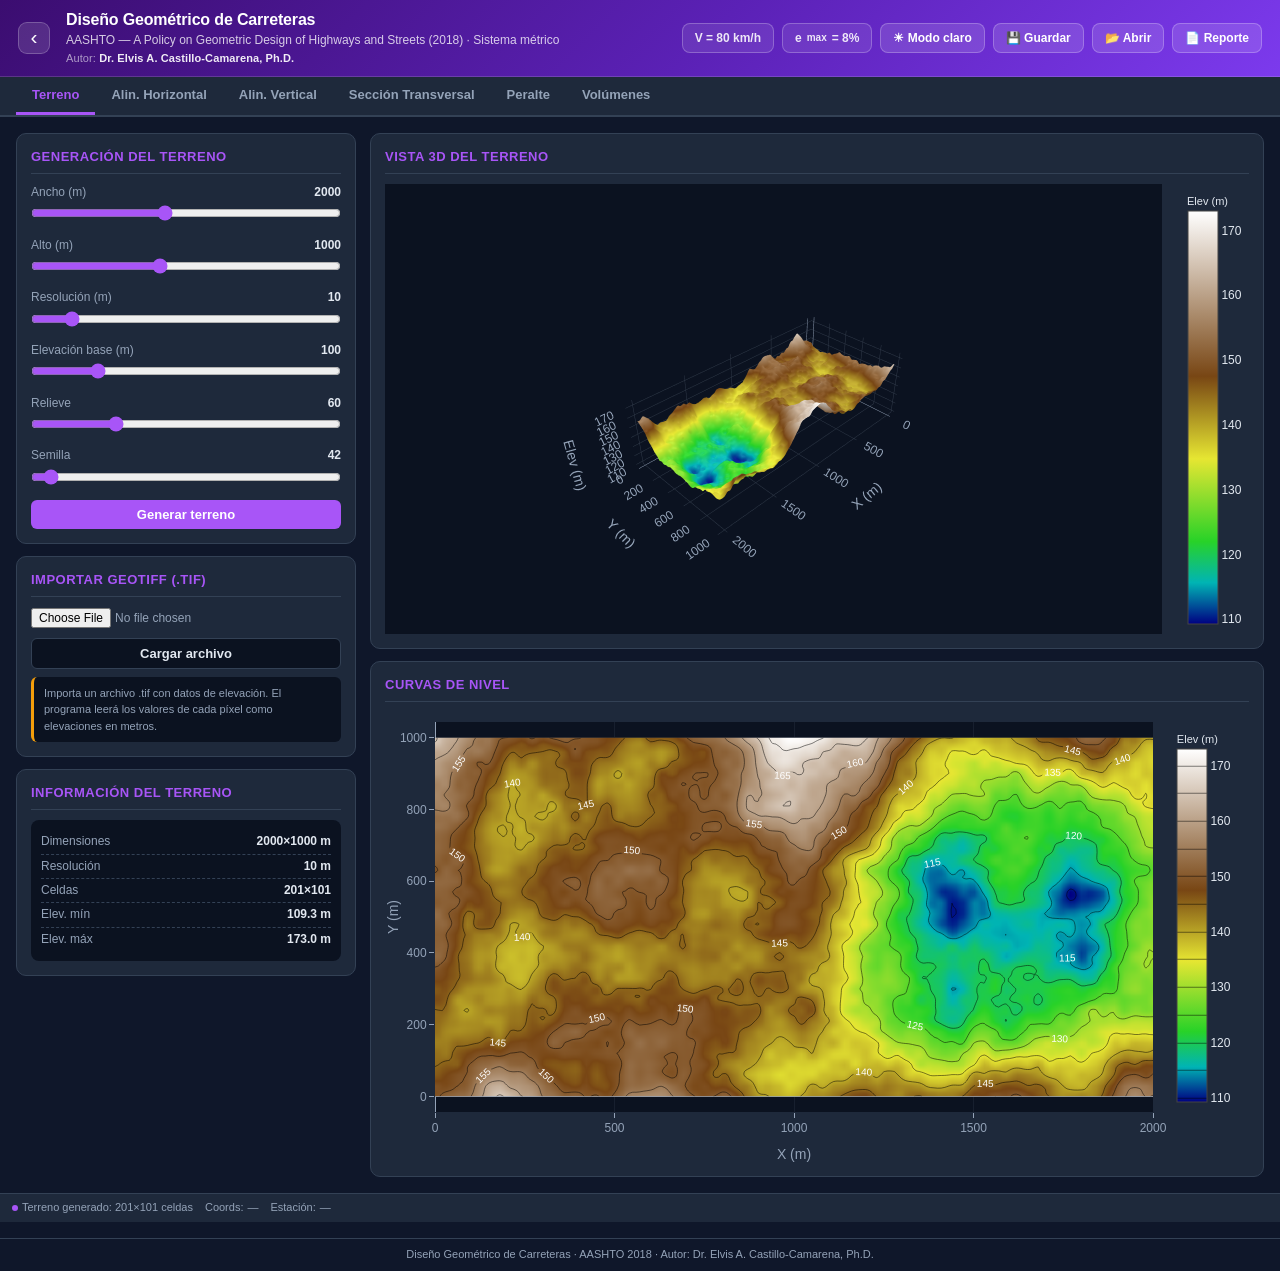
<file: apps/diseno-geometrico.html>
<!DOCTYPE html>
<html lang="es">
<head>
<meta charset="UTF-8">
<meta name="viewport" content="width=device-width, initial-scale=1.0">
<title>Diseño Geométrico de Carreteras — AASHTO 2018 — Dr. Elvis A. Castillo-Camarena, Ph.D.</title>
<meta name="author" content="Dr. Elvis A. Castillo-Camarena, Ph.D.">
<script src="../assets/vendor/plotly-2.35.2.min.js"></script>
<script src="../assets/vendor/geotiff-2.1.3.js"></script>
<style>
:root{
  --bg:#0f172a;--panel:#1e293b;--panel2:#0b1220;
  --text:#e2e8f0;--muted:#94a3b8;--accent:#a855f7;
  --accent2:#f59e0b;--good:#22c55e;--warn:#ef4444;
  --border:#334155;--hdr1:#5b21b6;--hdr2:#1e293b;
  --cut:#ef4444;--fill:#3b82f6;
}
:root.light{
  --bg:#f1f5f9;--panel:#ffffff;--panel2:#f8fafc;
  --text:#1e293b;--muted:#64748b;--accent:#7c3aed;
  --accent2:#b45309;--good:#15803d;--warn:#dc2626;
  --border:#e2e8f0;--hdr1:#7c3aed;--hdr2:#ddd6fe;
  --cut:#dc2626;--fill:#2563eb;
}
*{box-sizing:border-box;margin:0;padding:0}
body{background:var(--bg);color:var(--text);font-family:-apple-system,BlinkMacSystemFont,"Segoe UI",Roboto,sans-serif;font-size:14px;line-height:1.45;transition:background .25s,color .25s}
header{background:linear-gradient(135deg,var(--hdr1) 0%,var(--hdr2) 100%);padding:12px 20px;display:flex;align-items:center;justify-content:space-between;flex-wrap:wrap;gap:8px;border-bottom:1px solid var(--border)}
header h1{margin:0;font-size:18px;font-weight:700;color:#fff;letter-spacing:.3px}
header .sub{font-size:12px;color:rgba(255,255,255,.75)}
header .author{font-size:11px;color:rgba(255,255,255,.5);margin-top:2px}
.hdr-right{display:flex;gap:6px;align-items:center;flex-wrap:wrap}
.badge{display:inline-block;padding:2px 8px;border-radius:10px;font-size:11px;background:rgba(255,255,255,.15);color:#fff}
:root.light .badge{background:rgba(0,0,0,.08);color:var(--text)}
.mode-btn{display:flex;align-items:center;gap:5px;padding:5px 12px;border-radius:6px;font-size:12px;font-weight:600;cursor:pointer;border:1px solid rgba(255,255,255,.25);background:rgba(255,255,255,.1);color:#fff;transition:background .2s}
:root.light .mode-btn{color:var(--text);border-color:var(--border);background:var(--panel2)}
.mode-btn:hover{background:rgba(255,255,255,.25)}
:root.light .mode-btn:hover{background:var(--border)}

/* TABS */
.tab-bar{display:flex;gap:0;background:var(--panel);border-bottom:2px solid var(--border);overflow-x:auto;padding:0 16px}
.tab-bar button{background:transparent;color:var(--muted);border:none;padding:10px 16px;cursor:pointer;font-size:13px;font-weight:600;border-bottom:3px solid transparent;white-space:nowrap;transition:all .15s}
.tab-bar button:hover{color:var(--text)}
.tab-bar button.active{color:var(--accent);border-bottom-color:var(--accent)}
.tab-content{display:none;padding:16px}
.tab-content.active{display:block}

/* LAYOUT */
.layout{display:grid;grid-template-columns:340px 1fr;gap:14px;align-items:start}
@media(max-width:1100px){.layout{grid-template-columns:1fr}}
.sidebar{display:flex;flex-direction:column;gap:12px}
.panel{background:var(--panel);border:1px solid var(--border);border-radius:10px;padding:14px}
.panel h2{margin:0 0 10px;font-size:13px;font-weight:700;color:var(--accent);text-transform:uppercase;letter-spacing:.5px;border-bottom:1px solid var(--border);padding-bottom:6px}
.panel h3{margin:12px 0 6px;font-size:12px;font-weight:600;color:var(--accent2)}
.main-area{min-width:0}

/* CONTROLS */
.ctrl{margin-bottom:10px}
.ctrl label{display:flex;justify-content:space-between;align-items:center;font-size:12px;margin-bottom:4px;color:var(--muted)}
.ctrl label .v{color:var(--text);font-weight:600;font-variant-numeric:tabular-nums}
.ctrl input[type=range]{width:100%;accent-color:var(--accent)}
.ctrl input[type=number],.ctrl input[type=text],.ctrl select{width:100%;background:var(--panel2);color:var(--text);border:1px solid var(--border);padding:5px 8px;border-radius:5px;font-size:13px}
.ctrl input[type=file]{font-size:12px;color:var(--muted)}
.row-2{display:grid;grid-template-columns:1fr 1fr;gap:8px}
.row-3{display:grid;grid-template-columns:1fr 1fr 1fr;gap:6px}

/* BUTTONS */
.btn{padding:7px 16px;border-radius:6px;border:none;cursor:pointer;font-size:13px;font-weight:600;transition:opacity .2s}
.btn-primary{background:var(--accent);color:#fff}
.btn-primary:hover{opacity:.85}
.btn-secondary{background:var(--panel2);color:var(--text);border:1px solid var(--border)}
.btn-secondary:hover{background:var(--border)}
.btn-sm{padding:4px 10px;font-size:11px;border-radius:4px}
.btn-danger{background:var(--warn);color:#fff}
.btn-danger:hover{opacity:.85}
.btn-full{width:100%}
.btn-row{display:flex;gap:6px;flex-wrap:wrap;margin:6px 0}

/* RESULTS */
.results{background:var(--panel2);padding:10px;border-radius:8px;margin-top:8px}
.results .kv{display:flex;justify-content:space-between;padding:3px 0;font-variant-numeric:tabular-nums;border-bottom:1px dashed var(--border);font-size:12px}
.results .kv:last-child{border-bottom:none}
.results .kv .k{color:var(--muted)}
.results .kv .v{font-weight:600}
.results .kv .v.good{color:var(--good)}
.results .kv .v.warn{color:var(--warn)}

/* TABLES */
.tbl-wrap{overflow:auto;max-height:400px;background:var(--panel2);border-radius:6px;margin-top:8px}
table.tbl{border-collapse:collapse;width:100%;font-size:11px;font-variant-numeric:tabular-nums}
table.tbl th,table.tbl td{border:1px solid var(--border);padding:4px 8px;text-align:right;white-space:nowrap}
table.tbl th{background:var(--panel);color:var(--muted);position:sticky;top:0;font-weight:600}
table.tbl td.lbl{font-weight:600;color:var(--accent2);text-align:left}

/* POINT LIST */
.point-card{background:var(--panel2);border:1px solid var(--border);border-radius:6px;padding:8px 10px;margin-bottom:6px;position:relative}
.point-card .title{font-weight:600;color:var(--accent2);font-size:12px;margin-bottom:6px;display:flex;justify-content:space-between;align-items:center}
.point-card .remove{background:rgba(239,68,68,.15);color:var(--warn);border:none;width:20px;height:20px;border-radius:4px;cursor:pointer;font-size:13px;line-height:1}
.point-card .remove:hover{background:rgba(239,68,68,.3)}
.point-card .fields{display:grid;grid-template-columns:1fr 1fr;gap:6px}
.point-card .fields label{font-size:11px;color:var(--muted)}
.point-card .fields input{width:100%;background:var(--panel);color:var(--text);border:1px solid var(--border);padding:3px 6px;border-radius:4px;font-size:12px}

/* CANVAS */
canvas.cv{display:block;width:100%;background:var(--panel2);border-radius:8px;cursor:crosshair;border:1px solid var(--border)}
canvas.cv.panning{cursor:grab}

/* TOOL BAR */
.toolbar{display:flex;gap:4px;margin-bottom:8px;flex-wrap:wrap}
.tool-btn{padding:5px 10px;border-radius:5px;font-size:11px;font-weight:600;cursor:pointer;border:1px solid var(--border);background:var(--panel2);color:var(--text);transition:all .15s}
.tool-btn:hover{background:var(--border)}
.tool-btn.on{background:var(--accent);color:#fff;border-color:var(--accent)}

/* HELP */
.help{background:var(--panel2);border-radius:6px;padding:8px 10px;font-size:11px;color:var(--muted);border-left:3px solid var(--accent2);margin-top:8px;line-height:1.5}
.hint{font-size:11px;color:var(--muted);margin:4px 0}

/* STATUS */
.status-bar{display:flex;gap:12px;padding:6px 12px;background:var(--panel);border-top:1px solid var(--border);font-size:11px;color:var(--muted);font-variant-numeric:tabular-nums}
.status-bar .item{display:flex;gap:4px;align-items:center}
.status-bar .dot{width:6px;height:6px;border-radius:50%}

/* PLOT */
.plot{width:100%;height:450px}
.plot-sm{height:350px}

/* CHECK */
.check{display:flex;align-items:center;gap:6px;font-size:12px;cursor:pointer;color:var(--text);margin-bottom:6px}
.check input{accent-color:var(--accent)}

/* FOOTER */
.footer{color:var(--muted);font-size:11px;text-align:center;padding:8px;border-top:1px solid var(--border);margin-top:16px}

/* LEGEND */
.legend-bar{display:flex;flex-wrap:wrap;gap:10px;font-size:11px;color:var(--muted);margin:6px 0;align-items:center}
.legend-bar span{display:inline-flex;align-items:center;gap:4px}
.swatch{display:inline-block;width:10px;height:10px;border-radius:50%}
.swatch.sq{border-radius:2px}
.swatch.line{width:16px;height:3px;border-radius:0}

/* AASHTO check pill */
.pill{display:inline-block;padding:2px 8px;border-radius:10px;font-size:10px;font-weight:700;color:#fff}
.pill.ok{background:var(--good)}
.pill.fail{background:var(--warn)}
</style>
<link rel="icon" href="../assets/img/favicon.svg" type="image/svg+xml">
<link rel="stylesheet" href="app-shell.css">
</head>
<body>

<header class="ec-topbar">
  <a class="ec-back" href="../index.html" title="Volver al índice de herramientas" aria-label="Volver al índice de herramientas">‹</a>
  <div class="ec-id">
    <h1>Diseño Geométrico de Carreteras</h1>
    <div class="ec-sub">AASHTO — A Policy on Geometric Design of Highways and Streets (2018) · Sistema métrico</div>
    <div class="ec-author">Autor: <b>Dr. Elvis A. Castillo-Camarena, Ph.D.</b></div>
  </div>
  <div class="ec-tools">
    <span class="badge" id="bdgSpeed">V = 80 km/h</span>
    <span class="badge" id="bdgEmax">e<sub>max</sub> = 8%</span>
    <button class="mode-btn" onclick="toggleLight()">☀ Modo claro</button>
    <button class="mode-btn" onclick="saveProject()">💾 Guardar</button>
    <button class="mode-btn" onclick="document.getElementById('loadProject').click()">📂 Abrir</button>
    <input type="file" id="loadProject" accept=".json" style="display:none" onchange="loadProject(this)">
    <button class="mode-btn" onclick="exportReport()">📄 Reporte</button>
  </div>
</header>

<!-- ==================== TAB BAR ==================== -->
<div class="tab-bar" id="tabBar">
  <button data-tab="terrain" class="active">Terreno</button>
  <button data-tab="hAlign">Alin. Horizontal</button>
  <button data-tab="vAlign">Alin. Vertical</button>
  <button data-tab="xsect">Sección Transversal</button>
  <button data-tab="super">Peralte</button>
  <button data-tab="volumes">Volúmenes</button>
</div>

<!-- ==================== TAB: TERRENO ==================== -->
<div class="tab-content active" id="tab-terrain">
  <div class="layout">
    <div class="sidebar">
      <div class="panel">
        <h2>Generación del terreno</h2>
        <div class="ctrl">
          <label>Ancho (m) <span class="v" id="twVal">2000</span></label>
          <input type="range" id="tWidth" min="500" max="4000" step="100" value="2000">
        </div>
        <div class="ctrl">
          <label>Alto (m) <span class="v" id="thVal">1000</span></label>
          <input type="range" id="tHeight" min="300" max="2000" step="100" value="1000">
        </div>
        <div class="ctrl">
          <label>Resolución (m) <span class="v" id="trVal">10</span></label>
          <input type="range" id="tRes" min="5" max="50" step="5" value="10">
        </div>
        <div class="ctrl">
          <label>Elevación base (m) <span class="v" id="teVal">100</span></label>
          <input type="range" id="tElev" min="0" max="500" step="10" value="100">
        </div>
        <div class="ctrl">
          <label>Relieve <span class="v" id="trfVal">60</span></label>
          <input type="range" id="tRelief" min="10" max="200" step="5" value="60">
        </div>
        <div class="ctrl">
          <label>Semilla <span class="v" id="tsVal">42</span></label>
          <input type="range" id="tSeed" min="1" max="999" step="1" value="42">
        </div>
        <button class="btn btn-primary btn-full" onclick="generateTerrain()">Generar terreno</button>
      </div>
      <div class="panel">
        <h2>Importar GeoTIFF (.tif)</h2>
        <div class="ctrl">
          <input type="file" id="tifFile" accept=".tif,.tiff">
        </div>
        <button class="btn btn-secondary btn-full" onclick="loadGeoTIFF()">Cargar archivo</button>
        <div class="help">Importa un archivo .tif con datos de elevación. El programa leerá los valores de cada píxel como elevaciones en metros.</div>
      </div>
      <div class="panel">
        <h2>Información del terreno</h2>
        <div class="results" id="terrainInfo">
          <div class="kv"><span class="k">Estado</span><span class="v">Sin terreno</span></div>
        </div>
      </div>
    </div>
    <div class="main-area">
      <div class="panel">
        <h2>Vista 3D del terreno</h2>
        <div id="terrain3d" class="plot"></div>
      </div>
      <div class="panel" style="margin-top:12px">
        <h2>Curvas de nivel</h2>
        <div id="terrainContour" class="plot"></div>
      </div>
    </div>
  </div>
</div>

<!-- ==================== TAB: ALINEAMIENTO HORIZONTAL ==================== -->
<div class="tab-content" id="tab-hAlign">
  <div class="layout">
    <div class="sidebar">
      <div class="panel">
        <h2>Parámetros de diseño</h2>
        <div class="ctrl">
          <label>Velocidad de diseño (km/h) <span class="v" id="vdVal">80</span></label>
          <input type="range" id="Vd" min="20" max="130" step="10" value="80">
        </div>
        <div class="ctrl">
          <label>e<sub>max</sub> <span class="v" id="emVal">8%</span></label>
          <select id="eMax">
            <option value="0.04">4%</option>
            <option value="0.06">6%</option>
            <option value="0.08" selected>8%</option>
            <option value="0.10">10%</option>
            <option value="0.12">12%</option>
          </select>
        </div>
        <div class="results" id="aashtoLimits">
          <div class="kv"><span class="k">R<sub>mín</sub></span><span class="v">250 m</span></div>
          <div class="kv"><span class="k">f<sub>max</sub></span><span class="v">0.14</span></div>
          <div class="kv"><span class="k">SSD</span><span class="v">130 m</span></div>
        </div>
      </div>
      <div class="panel">
        <h2>Punto inicial</h2>
        <div class="row-2">
          <div class="ctrl"><label>X (m)</label><input type="number" id="startX" value="100" step="1" oninput="computeAlignment()"></div>
          <div class="ctrl"><label>Y (m)</label><input type="number" id="startY" value="500" step="1" oninput="computeAlignment()"></div>
        </div>
      </div>
      <div class="panel">
        <h2>Puntos de intersección (PI)</h2>
        <div id="piList"></div>
        <button class="btn btn-primary btn-full" onclick="addPI()">+ Agregar PI</button>
      </div>
      <div class="panel">
        <h2>Punto final</h2>
        <div class="row-2">
          <div class="ctrl"><label>X (m)</label><input type="number" id="endX" value="1900" step="1" oninput="computeAlignment()"></div>
          <div class="ctrl"><label>Y (m)</label><input type="number" id="endY" value="500" step="1" oninput="computeAlignment()"></div>
        </div>
      </div>
      <div class="panel">
        <h2>Datos de curvas</h2>
        <div id="curveResults" class="results">
          <div class="kv"><span class="k">Sin curvas</span><span class="v">—</span></div>
        </div>
      </div>
      <button class="btn btn-primary btn-full" onclick="computeAlignment()" style="margin-top:8px">Calcular alineamiento</button>
    </div>
    <div class="main-area">
      <div class="panel">
        <h2>Vista en planta</h2>
        <div class="toolbar">
          <button class="tool-btn on" data-tool="pan" onclick="setTool('pan',this)">Mover</button>
          <button class="tool-btn" data-tool="addPI" onclick="setTool('addPI',this)">+ PI</button>
          <button class="tool-btn" data-tool="moveStart" onclick="setTool('moveStart',this)">Mover inicio</button>
          <button class="tool-btn" data-tool="moveEnd" onclick="setTool('moveEnd',this)">Mover fin</button>
          <button class="btn btn-sm btn-secondary" onclick="fitView()">Ajustar vista</button>
        </div>
        <canvas id="planCanvas" class="cv" width="1200" height="700"></canvas>
        <div class="legend-bar">
          <span><span class="swatch" style="background:#64748b"></span>Tangente</span>
          <span><span class="swatch" style="background:#f59e0b"></span>Curva</span>
          <span><span class="swatch" style="background:#a855f7"></span>Espiral</span>
          <span><span class="swatch" style="background:#ef4444"></span>PI</span>
          <span><span class="swatch" style="background:#22c55e"></span>PC/PT</span>
          <span><span class="swatch" style="background:#3b82f6"></span>Inicio/Fin</span>
        </div>
        <div class="help">Clic en «+ PI» y luego clic sobre el plano para agregar puntos de intersección. Usa la rueda del ratón para hacer zoom.</div>
      </div>
      <div class="panel" style="margin-top:12px">
        <h2>Tabla de estacionamiento</h2>
        <div class="tbl-wrap" id="stationTable"></div>
      </div>
    </div>
  </div>
</div>

<!-- ==================== TAB: ALINEAMIENTO VERTICAL ==================== -->
<div class="tab-content" id="tab-vAlign">
  <div class="layout">
    <div class="sidebar">
      <div class="panel">
        <h2>Puntos de intersección vertical (PIV)</h2>
        <div id="pivList"></div>
        <button class="btn btn-primary btn-full" onclick="addPIV()">+ Agregar PIV</button>
        <button class="btn btn-secondary btn-full" style="margin-top:6px" onclick="autoGeneratePIVs()">Auto-generar desde terreno</button>
      </div>
      <div class="panel">
        <h2>Verificación AASHTO</h2>
        <div id="vAlignChecks" class="results">
          <div class="kv"><span class="k">Sin curvas verticales</span><span class="v">—</span></div>
        </div>
      </div>
      <div class="panel">
        <h2>Opciones de visualización</h2>
        <label class="check"><input type="checkbox" id="showTerrainProfile" checked onchange="drawProfile()"> Perfil del terreno</label>
        <label class="check"><input type="checkbox" id="showGrades" checked onchange="drawProfile()"> Rasantes</label>
        <label class="check"><input type="checkbox" id="showVCurves" checked onchange="drawProfile()"> Curvas verticales</label>
        <label class="check"><input type="checkbox" id="showCutFillZones" checked onchange="drawProfile()"> Zonas corte/relleno</label>
        <div class="ctrl" style="margin-top:8px">
          <label>Exageración vertical <span class="v" id="vExagVal">5</span>x</label>
          <input type="range" id="vExag" min="1" max="20" step="1" value="5" oninput="document.getElementById('vExagVal').textContent=this.value;drawProfile()">
        </div>
      </div>
    </div>
    <div class="main-area">
      <div class="panel">
        <h2>Perfil longitudinal</h2>
        <canvas id="profileCanvas" class="cv" width="1200" height="550"></canvas>
        <div class="legend-bar">
          <span><span class="swatch line" style="background:#94a3b8"></span>Terreno</span>
          <span><span class="swatch line" style="background:#a855f7"></span>Rasante</span>
          <span><span class="swatch line" style="background:#f59e0b;height:3px"></span>Curva vertical</span>
          <span><span class="swatch sq" style="background:rgba(239,68,68,.3)"></span>Corte</span>
          <span><span class="swatch sq" style="background:rgba(59,130,246,.3)"></span>Relleno</span>
        </div>
        <div class="help">El perfil muestra el terreno natural a lo largo del alineamiento horizontal y la rasante de diseño. Las zonas coloreadas indican corte (rojo) y relleno (azul).</div>
      </div>
    </div>
  </div>
</div>

<!-- ==================== TAB: SECCIÓN TRANSVERSAL ==================== -->
<div class="tab-content" id="tab-xsect">
  <div class="layout">
    <div class="sidebar">
      <div class="panel">
        <h2>Sección típica</h2>
        <div class="ctrl">
          <label>Carriles por sentido <span class="v" id="nLanesVal">1</span></label>
          <input type="range" id="nLanes" min="1" max="4" step="1" value="1" oninput="document.getElementById('nLanesVal').textContent=this.value;drawCrossSection()">
        </div>
        <div class="ctrl">
          <label>Ancho de carril (m) <span class="v" id="laneWVal">3.65</span></label>
          <input type="range" id="laneW" min="2.7" max="4.2" step="0.05" value="3.65" oninput="document.getElementById('laneWVal').textContent=parseFloat(this.value).toFixed(2);drawCrossSection()">
        </div>
        <div class="ctrl">
          <label>Hombro exterior (m) <span class="v" id="shExtVal">1.80</span></label>
          <input type="range" id="shExt" min="0.5" max="3.6" step="0.1" value="1.8" oninput="document.getElementById('shExtVal').textContent=parseFloat(this.value).toFixed(1);drawCrossSection()">
        </div>
        <div class="ctrl">
          <label>Hombro interior (m) <span class="v" id="shIntVal">0.60</span></label>
          <input type="range" id="shInt" min="0" max="2.4" step="0.1" value="0.6" oninput="document.getElementById('shIntVal').textContent=parseFloat(this.value).toFixed(1);drawCrossSection()">
        </div>
        <div class="ctrl">
          <label>Bombeo (%) <span class="v" id="crownVal">2.0</span></label>
          <input type="range" id="crown" min="1" max="4" step="0.5" value="2" oninput="document.getElementById('crownVal').textContent=parseFloat(this.value).toFixed(1);drawCrossSection()">
        </div>
        <h3>Taludes</h3>
        <div class="row-2">
          <div class="ctrl">
            <label>Corte H:V</label>
            <input type="number" id="cutSlope" value="1.5" step="0.25" min="0.25" oninput="drawCrossSection()">
          </div>
          <div class="ctrl">
            <label>Relleno H:V</label>
            <input type="number" id="fillSlope" value="2.0" step="0.25" min="0.5" oninput="drawCrossSection()">
          </div>
        </div>
        <h3>Cuneta</h3>
        <div class="row-2">
          <div class="ctrl">
            <label>Ancho (m)</label>
            <input type="number" id="ditchW" value="1.0" step="0.1" min="0" oninput="drawCrossSection()">
          </div>
          <div class="ctrl">
            <label>Profundidad (m)</label>
            <input type="number" id="ditchD" value="0.5" step="0.1" min="0" oninput="drawCrossSection()">
          </div>
        </div>
      </div>
      <div class="panel">
        <h2>Estación</h2>
        <div class="ctrl">
          <label>Estación (m) <span class="v" id="xsStaVal">0</span></label>
          <input type="range" id="xsStation" min="0" max="1000" step="1" value="0" oninput="document.getElementById('xsStaVal').textContent=parseFloat(this.value).toFixed(0);drawCrossSection()">
        </div>
        <div class="results" id="xsResults">
          <div class="kv"><span class="k">Área corte</span><span class="v">— m²</span></div>
          <div class="kv"><span class="k">Área relleno</span><span class="v">— m²</span></div>
        </div>
      </div>
    </div>
    <div class="main-area">
      <div class="panel">
        <h2>Sección transversal</h2>
        <canvas id="xsCanvas" class="cv" width="1200" height="600"></canvas>
        <div class="legend-bar">
          <span><span class="swatch line" style="background:#94a3b8"></span>Terreno</span>
          <span><span class="swatch sq" style="background:rgba(239,68,68,.3)"></span>Corte</span>
          <span><span class="swatch sq" style="background:rgba(59,130,246,.3)"></span>Relleno</span>
          <span><span class="swatch line" style="background:#a855f7"></span>Sección de diseño</span>
        </div>
      </div>
    </div>
  </div>
</div>

<!-- ==================== TAB: PERALTE ==================== -->
<div class="tab-content" id="tab-super">
  <div class="layout">
    <div class="sidebar">
      <div class="panel">
        <h2>Parámetros de peralte</h2>
        <div class="ctrl">
          <label>Eje de rotación</label>
          <select id="rotAxis" onchange="drawSuper()">
            <option value="center">Eje central</option>
            <option value="inner">Borde interior</option>
            <option value="outer">Borde exterior</option>
          </select>
        </div>
        <div class="ctrl">
          <label>Curva a analizar</label>
          <select id="superCurve" onchange="drawSuper()"></select>
        </div>
        <div class="ctrl">
          <label style="display:flex;align-items:center;gap:6px"><input type="checkbox" id="superAbsElev" onchange="drawSuper()"> Elevaciones absolutas</label>
        </div>
        <div class="results" id="superResults">
          <div class="kv"><span class="k">Sin curvas</span><span class="v">—</span></div>
        </div>
      </div>
      <div class="panel">
        <h2>Tabla AASHTO — e vs R</h2>
        <div class="tbl-wrap" id="eTable" style="max-height:300px"></div>
      </div>
    </div>
    <div class="main-area">
      <div class="panel">
        <h2>Diagrama de rotación del pavimento</h2>
        <canvas id="superCanvas" class="cv" width="1200" height="500"></canvas>
        <div class="legend-bar">
          <span><span class="swatch line" style="background:var(--accent)"></span>Borde exterior</span>
          <span><span class="swatch line" style="background:var(--good)"></span>Borde interior</span>
          <span><span class="swatch line" style="background:var(--muted)"></span>Eje de rotación</span>
        </div>
      </div>
      <div class="panel" style="margin-top:12px">
        <h2>Sección transversal animada</h2>
        <div class="ctrl">
          <label>Posición a lo largo de la transición <span class="v" id="superPosVal">0%</span></label>
          <input type="range" id="superPos" min="0" max="100" step="1" value="0" oninput="document.getElementById('superPosVal').textContent=this.value+'%';drawSuperSection()">
        </div>
        <canvas id="superSectCanvas" class="cv" width="1200" height="350"></canvas>
      </div>
    </div>
  </div>
</div>

<!-- ==================== TAB: VOLÚMENES ==================== -->
<div class="tab-content" id="tab-volumes">
  <div class="layout">
    <div class="sidebar">
      <div class="panel">
        <h2>Cálculo de volúmenes</h2>
        <div class="ctrl">
          <label>Intervalo (m) <span class="v" id="volIntVal">20</span></label>
          <input type="range" id="volInterval" min="5" max="50" step="5" value="20" oninput="document.getElementById('volIntVal').textContent=this.value">
        </div>
        <button class="btn btn-primary btn-full" onclick="computeVolumes()">Calcular volúmenes</button>
        <div class="results" id="volSummary" style="margin-top:10px">
          <div class="kv"><span class="k">Vol. corte total</span><span class="v">— m³</span></div>
          <div class="kv"><span class="k">Vol. relleno total</span><span class="v">— m³</span></div>
          <div class="kv"><span class="k">Balance</span><span class="v">— m³</span></div>
        </div>
      </div>
    </div>
    <div class="main-area">
      <div class="panel">
        <h2>Diagrama de masas</h2>
        <div id="massDiagram" class="plot"></div>
      </div>
      <div class="panel" style="margin-top:12px">
        <h2>Áreas de corte y relleno por estación</h2>
        <div id="cutFillChart" class="plot-sm"></div>
      </div>
      <div class="panel" style="margin-top:12px">
        <h2>Tabla de volúmenes</h2>
        <div class="tbl-wrap" id="volTable" style="max-height:400px"></div>
      </div>
    </div>
  </div>
</div>

<!-- STATUS BAR -->
<div class="status-bar" id="statusBar">
  <div class="item"><span class="dot" style="background:var(--accent)"></span> <span id="statusText">Listo</span></div>
  <div class="item">Coords: <span id="statusCoords">—</span></div>
  <div class="item">Estación: <span id="statusStation">—</span></div>
</div>

<div class="footer">Diseño Geométrico de Carreteras · AASHTO 2018 · Autor: Dr. Elvis A. Castillo-Camarena, Ph.D.</div>

<!-- ==================== JAVASCRIPT ==================== -->
<script>
(function(){
"use strict";
const $=id=>document.getElementById(id);

// ==================== AASHTO 2018 DATA ====================
const AASHTO={
  speeds:[20,30,40,50,60,70,80,90,100,110,120,130],
  ssd:[20,35,50,65,85,105,130,160,185,220,250,285],
  psd:[0,200,270,345,410,485,540,615,670,730,775,815],
  kCrest:[1,2,4,7,11,17,26,39,52,74,95,124],
  kSag:[3,6,9,13,18,23,30,38,45,55,63,73],
  fmax:[0.35,0.28,0.23,0.19,0.15,0.15,0.14,0.13,0.12,0.11,0.09,0.08],
  maxGradeLevel:[6,6,5,5,4,4,3,3,3,3,3,3],
  maxGradeRolling:[7,7,7,6,6,5,5,5,4,4,4,4],
  maxGradeMountain:[10,10,9,8,7,7,7,6,6,5,5,5],
  relGradient:[0.80,0.75,0.70,0.65,0.60,0.55,0.50,0.47,0.44,0.41,0.38,0.35],
  emax8_Rmin:[15,30,55,90,135,190,250,340,440,560,700,875],
  emax6_Rmin:[20,40,75,120,180,250,340,460,590,760,950,1190],
  emax4_Rmin:[30,60,110,175,270,380,510,690,900,1140,1430,1790],
  vrun:[20,30,40,47,55,63,70,77,85,91,98,102]
};

function aashtoLookup(table,V){
  const s=AASHTO.speeds;
  if(V<=s[0])return table[0];
  if(V>=s[s.length-1])return table[s.length-1];
  let i=1;while(s[i]<V)i++;
  const t=(V-s[i-1])/(s[i]-s[i-1]);
  return table[i-1]+t*(table[i]-table[i-1]);
}

function getRmin(V,emax){
  const f=aashtoLookup(AASHTO.fmax,V);
  return V*V/(127*(emax+f));
}

function getSuper(R,V,emax){
  const Rmin=getRmin(V,emax);
  if(R>=5000) return 0.02;
  const Rnc=V*V/(127*0.02);
  if(R>=Rnc) return 0.02;
  const f=aashtoLookup(AASHTO.fmax,V);
  const e=V*V/(127*R)-f;
  return Math.min(Math.max(e,0.02),emax);
}

function methodDist(method,V,R,emax){
  const fmax=aashtoLookup(AASHTO.fmax,V);
  const VR=aashtoLookup(AASHTO.vrun,V);
  const Rmin=getRmin(V,emax);
  const emax_d=emax;
  if(R<Rmin)return{e:NaN,f:NaN,invalid:true};
  const eDemand=V*V/(127*R);
  let e=0,f=0;
  if(method===1){e=emax_d*Rmin/R;f=fmax*Rmin/R;}
  else if(method===2){const R2=V*V/(127*fmax);if(R>=R2){e=0;f=eDemand;}else{f=fmax;e=eDemand-fmax;}}
  else if(method===3){const R3=V*V/(127*emax_d);if(R>=R3){e=eDemand;f=0;}else{e=emax_d;f=eDemand-emax_d;}}
  else if(method===4){const RPI=VR*VR/(127*emax_d);if(R>=RPI){e=VR*VR/(127*R);f=eDemand-e;}else{e=emax_d;f=eDemand-emax_d;}}
  else if(method===5){
    const RPI=VR*VR/(127*emax_d);
    const hPI=V*V/(127*RPI)-emax_d;
    const L1=1/RPI;
    const L2=1/Rmin-1/RPI;
    const S1=hPI/L1;
    const S2=(fmax-hPI)/L2;
    const M0=L1*L2*(S2-S1)/(2*(L1+L2));
    if(1/R<=1/RPI){const y1=M0*Math.pow(RPI/R,2);f=S1*(1/R)+y1;}
    else{const num=(1/Rmin-1/R);const den=(1/Rmin-1/RPI);const y2=M0*(num*num)/(den*den);f=hPI+S2*(1/R-1/RPI)+y2;}
    e=eDemand-f;
  }
  if(e<0)e=0;if(e>emax_d)e=emax_d;if(f<0)f=0;
  return{e,f};
}

function getCurveEd(curveIdx){
  const pi=state.hAlign.pis[curveIdx];
  if(!pi)return getSuper(300,state.designSpeed,state.emax);
  const R=pi.R||300;
  const V=state.designSpeed;
  const emax=state.emax;
  if(pi.eMethod>=1&&pi.eMethod<=5){
    const res=methodDist(pi.eMethod,V,R,emax);
    if(res.invalid)return getSuper(R,V,emax);
    return Math.max(res.e,0.02);
  }
  if(pi.eDesign!=null&&pi.eDesign>0)return pi.eDesign;
  return getSuper(R,V,emax);
}

function getRunoffLength(e,V,w,n){
  const delta=aashtoLookup(AASHTO.relGradient,V)/100;
  return Math.max((w*n*e)/delta,15);
}

function getSpiralLength(V,R){
  const C=1.2;
  return Math.max(0.0214*V*V*V/(R*C),30);
}
function spiralXY(l,Ls,R){
  const th=l*l/(2*R*Ls);
  const x=l*(1-th*th/10+Math.pow(th,4)/216);
  const y=l*(th/3-th*th*th/42+Math.pow(th,5)/1320);
  return{x,y,theta:th};
}

// ==================== NOISE / TERRAIN ====================
function hashNoise(x,y,seed){
  let n=Math.sin(x*127.1+y*311.7+seed*1731.5)*43758.5453;
  return n-Math.floor(n);
}
function smoothNoise(x,y,scale,seed){
  const sx=x/scale,sy=y/scale;
  const ix=Math.floor(sx),iy=Math.floor(sy);
  const fx=sx-ix,fy=sy-iy;
  const ux=fx*fx*(3-2*fx),uy=fy*fy*(3-2*fy);
  const a=hashNoise(ix,iy,seed),b=hashNoise(ix+1,iy,seed);
  const c=hashNoise(ix,iy+1,seed),d=hashNoise(ix+1,iy+1,seed);
  return a*(1-ux)*(1-uy)+b*ux*(1-uy)+c*(1-ux)*uy+d*ux*uy;
}
function terrainElev(x,y,cfg){
  let e=cfg.base;
  e+=smoothNoise(x,y,500,cfg.seed)*cfg.relief*0.6;
  e+=smoothNoise(x,y,200,cfg.seed+100)*cfg.relief*0.25;
  e+=smoothNoise(x,y,80,cfg.seed+200)*cfg.relief*0.1;
  e+=smoothNoise(x,y,30,cfg.seed+300)*cfg.relief*0.05;
  const vy=cfg.height/2;
  const d=Math.abs(y-vy)/(cfg.height/2);
  e+=d*d*cfg.relief*0.4;
  return e;
}

// ==================== STATE ====================
var state={
  terrain:null,
  hAlign:{
    startX:100,startY:500,
    endX:1900,endY:500,
    pis:[],
    computed:null
  },
  vAlign:{pivs:[],computed:null},
  tool:'pan',
  designSpeed:80,
  emax:0.08,
  view:{cx:1000,cy:500,scale:0.5,dragging:false,lastX:0,lastY:0},
  profileView:{cx:0,cy:0,zoom:1,dragging:false,lastX:0,lastY:0,fitted:false},
  dragPI:{active:false,idx:-1,type:null},
  dragPIV:{active:false,idx:-1}
};

// ==================== TERRAIN GENERATION ====================
window.generateTerrain=function(){
  const w=parseInt($('tWidth').value);
  const h=parseInt($('tHeight').value);
  const res=parseInt($('tRes').value);
  const base=parseInt($('tElev').value);
  const relief=parseInt($('tRelief').value);
  const seed=parseInt($('tSeed').value);

  const cols=Math.floor(w/res)+1;
  const rows=Math.floor(h/res)+1;
  const cfg={width:w,height:h,base,relief,seed};
  const data=[];
  let emin=Infinity,emax_=-Infinity;

  for(let j=0;j<rows;j++){
    const row=[];
    for(let i=0;i<cols;i++){
      const e=terrainElev(i*res,j*res,cfg);
      row.push(e);
      if(e<emin)emin=e;
      if(e>emax_)emax_=e;
    }
    data.push(row);
  }

  state.terrain={data,cols,rows,res,width:w,height:h,emin,emax:emax_,cfg};
  updateTerrainInfo();
  plotTerrain3D();
  plotTerrainContour();
  fitAlignmentToTerrain();
  $('statusText').textContent='Terreno generado: '+cols+'×'+rows+' celdas';
};

window.loadGeoTIFF=async function(){
  const file=$('tifFile').files[0];
  if(!file){alert('Selecciona un archivo .tif');return;}
  try{
    const ab=await file.arrayBuffer();
    const tiff=await GeoTIFF.fromArrayBuffer(ab);
    const img=await tiff.getImage();
    const w=img.getWidth(),h=img.getHeight();
    const rasters=await img.readRasters();
    const band=rasters[0];
    const bbox=img.getBoundingBox();
    let resX=(bbox[2]-bbox[0])/w;
    let resY=(bbox[3]-bbox[1])/h;
    const isGeo=Math.abs(bbox[2]-bbox[0])<1||Math.abs(bbox[3]-bbox[1])<1;
    if(isGeo){
      const midLat=(bbox[1]+bbox[3])/2;
      resX*=111320*Math.cos(midLat*Math.PI/180);
      resY*=110540;
    }
    const res=Math.max(Math.round((resX+resY)/2),1);

    const data=[];
    let emin=Infinity,emax_=-Infinity;
    for(let j=0;j<h;j++){
      const row=[];
      for(let i=0;i<w;i++){
        let e=band[j*w+i];
        if(e<-1000||e>9000)e=0;
        row.push(e);
        if(e<emin)emin=e;
        if(e>emax_)emax_=e;
      }
      data.push(row);
    }
    const width=(w-1)*res,height=(h-1)*res;
    state.terrain={data,cols:w,rows:h,res,width,height,emin,emax:emax_,cfg:{width,height,base:emin,relief:emax_-emin,seed:0}};
    updateTerrainInfo();
    plotTerrain3D();
    plotTerrainContour();
    fitAlignmentToTerrain();
    $('statusText').textContent='GeoTIFF cargado: '+w+'×'+h;
  }catch(err){
    alert('Error al leer GeoTIFF: '+err.message);
  }
};

function updateTerrainInfo(){
  const t=state.terrain;
  if(!t){$('terrainInfo').innerHTML='<div class="kv"><span class="k">Estado</span><span class="v">Sin terreno</span></div>';return;}
  $('terrainInfo').innerHTML=`
    <div class="kv"><span class="k">Dimensiones</span><span class="v">${t.width}×${t.height} m</span></div>
    <div class="kv"><span class="k">Resolución</span><span class="v">${t.res} m</span></div>
    <div class="kv"><span class="k">Celdas</span><span class="v">${t.cols}×${t.rows}</span></div>
    <div class="kv"><span class="k">Elev. mín</span><span class="v">${t.emin.toFixed(1)} m</span></div>
    <div class="kv"><span class="k">Elev. máx</span><span class="v">${t.emax.toFixed(1)} m</span></div>`;
}

function plotTerrain3D(){
  const t=state.terrain;if(!t)return;
  const step=Math.max(1,Math.floor(Math.max(t.cols,t.rows)/150));
  const x=[],y=[];
  const z=[];
  for(let j=0;j<t.rows;j+=step){
    const zr=[];
    for(let i=0;i<t.cols;i+=step){
      if(j===0){x.push(i*t.res);}
      zr.push(t.data[j][i]);
    }
    y.push(j*t.res);
    z.push(zr);
  }
  const isDark=!document.documentElement.classList.contains('light');
  Plotly.newPlot('terrain3d',[{type:'surface',x,y,z,colorscale:'Earth',showscale:true,colorbar:{title:'Elev (m)',titlefont:{size:11}}}],{
    margin:{l:0,r:0,t:0,b:0},
    scene:{
      xaxis:{title:'X (m)',color:isDark?'#94a3b8':'#64748b'},
      yaxis:{title:'Y (m)',color:isDark?'#94a3b8':'#64748b'},
      zaxis:{title:'Elev (m)',color:isDark?'#94a3b8':'#64748b'},
      aspectmode:'manual',
      aspectratio:{x:t.width/Math.max(t.width,t.height),y:t.height/Math.max(t.width,t.height),z:0.3},
      bgcolor:isDark?'#0b1220':'#f8fafc'
    },
    paper_bgcolor:'rgba(0,0,0,0)',
    font:{color:isDark?'#e2e8f0':'#1e293b'}
  },{responsive:true});
}

function plotTerrainContour(){
  const t=state.terrain;if(!t)return;
  const step=Math.max(1,Math.floor(Math.max(t.cols,t.rows)/200));
  const x=[],y=[];
  const z=[];
  for(let j=0;j<t.rows;j+=step){
    const zr=[];
    for(let i=0;i<t.cols;i+=step){
      if(j===0)x.push(i*t.res);
      zr.push(t.data[j][i]);
    }
    y.push(j*t.res);
    z.push(zr);
  }
  const isDark=!document.documentElement.classList.contains('light');
  Plotly.newPlot('terrainContour',[{type:'contour',x,y,z,colorscale:'Earth',
    contours:{coloring:'heatmap',showlabels:true,labelfont:{size:10,color:isDark?'#fff':'#000'}},
    colorbar:{title:'Elev (m)',titlefont:{size:11}}}],{
    margin:{l:50,r:20,t:10,b:50},
    xaxis:{title:'X (m)',color:isDark?'#94a3b8':'#64748b'},
    yaxis:{title:'Y (m)',scaleanchor:'x',color:isDark?'#94a3b8':'#64748b'},
    paper_bgcolor:'rgba(0,0,0,0)',
    plot_bgcolor:isDark?'#0b1220':'#f8fafc',
    font:{color:isDark?'#e2e8f0':'#1e293b'}
  },{responsive:true});
}

// ==================== TERRAIN ELEVATION LOOKUP ====================
function getTerrainElev(x,y){
  const t=state.terrain;
  if(!t)return 100;
  const ci=x/t.res,cj=y/t.res;
  const i0=Math.max(0,Math.min(t.cols-2,Math.floor(ci)));
  const j0=Math.max(0,Math.min(t.rows-2,Math.floor(cj)));
  const fx=ci-i0,fy=cj-j0;
  const a=t.data[j0][i0],b=t.data[j0][Math.min(i0+1,t.cols-1)];
  const c=t.data[Math.min(j0+1,t.rows-1)][i0],d=t.data[Math.min(j0+1,t.rows-1)][Math.min(i0+1,t.cols-1)];
  return a*(1-fx)*(1-fy)+b*fx*(1-fy)+c*(1-fx)*fy+d*fx*fy;
}

function fitAlignmentToTerrain(){
  const t=state.terrain;
  if(!t)return;
  const w=t.width,h=t.height;
  const margin=w*0.05;
  const sx=margin,sy=h/2;
  const ex=w-margin,ey=h/2;
  state.hAlign.startX=Math.round(sx);
  state.hAlign.startY=Math.round(sy);
  state.hAlign.endX=Math.round(ex);
  state.hAlign.endY=Math.round(ey);
  $('startX').value=state.hAlign.startX;
  $('startY').value=state.hAlign.startY;
  $('endX').value=state.hAlign.endX;
  $('endY').value=state.hAlign.endY;
  const n=state.hAlign.pis.length;
  if(n>0){
    const segW=(ex-sx)/(n+1);
    state.hAlign.pis.forEach((pi,i)=>{
      pi.x=Math.round(sx+(i+1)*segW);
      pi.y=Math.round(h/2+(i%2?1:-1)*h*0.15);
      pi.R=Math.max(Math.round(w*0.1),100);
    });
  }
  state.view={cx:w/2,cy:h/2,scale:Math.min(800/w,500/h),dragging:false,lastX:0,lastY:0};
  renderPIList();
  computeAlignment();
}

// ==================== HORIZONTAL ALIGNMENT ====================
window.addPI=function(){
  const t=state.terrain;
  const cx=t?t.width/2:1000;
  const cy=t?t.height/2:500;
  const n=state.hAlign.pis.length;
  const ox=(n-1)*200;
  state.hAlign.pis.push({x:cx+ox,y:cy+(n%2?100:-100),R:300,useSpiral:false,spiralLen:0,eDesign:null,eMethod:null});
  renderPIList();
  computeAlignment();
};

window.removePI=function(idx){
  state.hAlign.pis.splice(idx,1);
  renderPIList();
  computeAlignment();
};

function renderPIList(){
  const el=$('piList');
  el.innerHTML='';
  state.hAlign.pis.forEach((pi,i)=>{
    const card=document.createElement('div');
    card.className='point-card';
    card.innerHTML=`
      <div class="title"><span>PI ${i+1}</span><button class="remove" onclick="removePI(${i})">×</button></div>
      <div class="fields">
        <div><label>X (m)</label><input type="number" value="${pi.x.toFixed(1)}" step="1" oninput="state.hAlign.pis[${i}].x=parseFloat(this.value);computeAlignment()"></div>
        <div><label>Y (m)</label><input type="number" value="${pi.y.toFixed(1)}" step="1" oninput="state.hAlign.pis[${i}].y=parseFloat(this.value);computeAlignment()"></div>
        <div><label>R (m)</label><input type="number" value="${pi.R}" step="10" min="10" oninput="state.hAlign.pis[${i}].R=parseFloat(this.value);computeAlignment()"></div>
        <div><label style="display:flex;align-items:center;gap:4px"><input type="checkbox" ${pi.useSpiral?'checked':''} onchange="state.hAlign.pis[${i}].useSpiral=this.checked;computeAlignment()"> Espiral</label></div>
        ${pi.useSpiral?`<div style="grid-column:1/-1;display:flex;align-items:center;gap:6px;flex-wrap:wrap">
          <label style="font-size:0.78em;opacity:0.7">L<sub>s</sub> mín = <span id="lsMin_${i}">${(Math.ceil(getSpiralLength(state.designSpeed,pi.R)/5)*5).toFixed(0)}</span> m</label>
          <input type="number" value="${pi.spiralLen||''}" step="5" min="0" placeholder="Auto" style="width:80px" oninput="state.hAlign.pis[${i}].spiralLen=parseFloat(this.value)||0;computeAlignment()">
          <span style="font-size:0.75em;opacity:0.7">m</span>
        </div>`:''}
        <div style="grid-column:1/-1;display:flex;align-items:center;gap:6px;flex-wrap:wrap;border-top:1px solid var(--border);padding-top:6px;margin-top:2px">
          <label style="font-size:0.78em;opacity:0.7">e<sub>d</sub></label>
          <select style="font-size:0.82em;padding:2px 4px;border-radius:4px;border:1px solid var(--border);background:var(--bg2);color:var(--fg)" onchange="window.setEMethod(${i},this.value)">
            <option value="auto" ${!pi.eMethod&&pi.eDesign==null?'selected':''}>Auto</option>
            <option value="manual" ${pi.eDesign!=null&&!pi.eMethod?'selected':''}>Manual</option>
            <option value="1" ${pi.eMethod===1?'selected':''}>M1</option>
            <option value="2" ${pi.eMethod===2?'selected':''}>M2</option>
            <option value="3" ${pi.eMethod===3?'selected':''}>M3</option>
            <option value="4" ${pi.eMethod===4?'selected':''}>M4</option>
            <option value="5" ${pi.eMethod===5?'selected':''}>M5</option>
          </select>
          ${pi.eDesign!=null&&!pi.eMethod?`<input type="number" value="${(pi.eDesign*100).toFixed(1)}" step="0.1" min="0" max="${(state.emax*100).toFixed(0)}" style="width:60px;font-size:0.82em" oninput="state.hAlign.pis[${i}].eDesign=parseFloat(this.value)/100||null;computeAlignment()"><span style="font-size:0.75em;opacity:0.7">%</span>`
          :`<span style="font-size:0.78em;opacity:0.7">${(getCurveEd(i)*100).toFixed(1)}%</span>`}
        </div>
      </div>`;
    el.appendChild(card);
  });
}

window.setEMethod=function(idx,val){
  const pi=state.hAlign.pis[idx];
  if(val==='auto'){pi.eMethod=null;pi.eDesign=null;}
  else if(val==='manual'){pi.eMethod=null;pi.eDesign=getSuper(pi.R,state.designSpeed,state.emax);}
  else{pi.eMethod=parseInt(val);pi.eDesign=null;}
  renderPIList();
  computeAlignment();
};

window.computeAlignment=function(){
  state.hAlign.startX=parseFloat($('startX').value);
  state.hAlign.startY=parseFloat($('startY').value);
  state.hAlign.endX=parseFloat($('endX').value);
  state.hAlign.endY=parseFloat($('endY').value);
  state.designSpeed=parseInt($('Vd').value);
  state.emax=parseFloat($('eMax').value);

  $('bdgSpeed').innerHTML='V = '+state.designSpeed+' km/h';
  $('bdgEmax').innerHTML='e<sub>max</sub> = '+(state.emax*100).toFixed(0)+'%';

  const Rmin=getRmin(state.designSpeed,state.emax);
  const fmax=aashtoLookup(AASHTO.fmax,state.designSpeed);
  const ssd=aashtoLookup(AASHTO.ssd,state.designSpeed);
  $('aashtoLimits').innerHTML=`
    <div class="kv"><span class="k">R<sub>mín</sub></span><span class="v">${Rmin.toFixed(0)} m</span></div>
    <div class="kv"><span class="k">f<sub>max</sub></span><span class="v">${fmax.toFixed(3)}</span></div>
    <div class="kv"><span class="k">SSD</span><span class="v">${ssd.toFixed(0)} m</span></div>`;

  const pts=[{x:state.hAlign.startX,y:state.hAlign.startY},...state.hAlign.pis,{x:state.hAlign.endX,y:state.hAlign.endY}];
  if(pts.length<3){
    state.hAlign.computed={segments:[],totalLength:dist(pts[0],pts[pts.length-1]),stations:[]};
    drawPlan();return;
  }

  const curves=[];
  for(let i=1;i<pts.length-1;i++){
    const prev=pts[i-1],pi=pts[i],next=pts[i+1];
    const az1=Math.atan2(pi.x-prev.x,pi.y-prev.y);
    const az2=Math.atan2(next.x-pi.x,next.y-pi.y);
    let delta=az2-az1;
    while(delta>Math.PI)delta-=2*Math.PI;
    while(delta<-Math.PI)delta+=2*Math.PI;
    const R=pi.R||300;
    const absDelta=Math.abs(delta);
    const T=R*Math.tan(absDelta/2);
    const L=R*absDelta;
    const E=R*(1/Math.cos(absDelta/2)-1);
    const M=R*(1-Math.cos(absDelta/2));
    const Ch=2*R*Math.sin(absDelta/2);
    let Ls=0;
    let LsMin=0;
    if(pi.useSpiral){
      LsMin=getSpiralLength(state.designSpeed,R);
      LsMin=Math.ceil(LsMin/5)*5;
      Ls=(pi.spiralLen&&pi.spiralLen>0)?pi.spiralLen:LsMin;
      if(2*Ls/(2*R)>=absDelta) Ls=0;
    }
    const dir=delta>0?'D':'I';
    const signD=delta>0?1:-1;
    const signY=delta>0?1:-1;
    let thetaS=0,Xs=0,Ys=0,p=0,k=0,Te=T,Lc=L;
    let tsx,tsy,stx,sty,scx,scy,csx,csy;

    if(Ls>0){
      thetaS=Ls/(2*R);
      const sp=spiralXY(Ls,Ls,R);
      Xs=sp.x; Ys=sp.y;
      p=Ys-R*(1-Math.cos(thetaS));
      k=Xs-R*Math.sin(thetaS);
      Te=(R+p)*Math.tan(absDelta/2)+k;
      Lc=R*(absDelta-2*thetaS);
      tsx=pi.x-Te*Math.sin(az1);
      tsy=pi.y-Te*Math.cos(az1);
      stx=pi.x+Te*Math.sin(az2);
      sty=pi.y+Te*Math.cos(az2);
      scx=tsx+Xs*Math.sin(az1)+signY*Ys*Math.cos(az1);
      scy=tsy+Xs*Math.cos(az1)-signY*Ys*Math.sin(az1);
      csx=stx-Xs*Math.sin(az2)+signY*Ys*Math.cos(az2);
      csy=sty-Xs*Math.cos(az2)-signY*Ys*Math.sin(az2);
    }else{
      tsx=pi.x-T*Math.sin(az1); tsy=pi.y-T*Math.cos(az1);
      stx=pi.x+T*Math.sin(az2); sty=pi.y+T*Math.cos(az2);
      scx=tsx; scy=tsy; csx=stx; csy=sty;
    }

    const azSC=az1+signD*thetaS;
    const ccx=scx+signY*R*Math.cos(azSC);
    const ccy=scy-signY*R*Math.sin(azSC);

    curves.push({idx:i-1,pi,R,delta,absDelta,T:Ls>0?Te:T,L:Ls>0?Lc:L,
      E,M,Ch,Ls,LsMin,dir,az1,az2,thetaS,Xs,Ys,p,k,Te,Lc,
      pc:{x:tsx,y:tsy},pt:{x:stx,y:sty},
      sc:{x:scx,y:scy},cs:{x:csx,y:csy},
      center:{x:ccx,y:ccy},
      okR:R>=Rmin});
  }

  const segments=[];
  let sta=0;
  const stations=[];

  for(let i=0;i<pts.length-1;i++){
    const from=i===0?pts[0]:(curves[i-1]?curves[i-1].pt:pts[i]);
    const to=i<curves.length?curves[i].pc:pts[pts.length-1];
    const tLen=dist(from,to);
    if(tLen>0.01){
      segments.push({type:'tangent',from,to,staStart:sta,staEnd:sta+tLen,az:Math.atan2(to.x-from.x,to.y-from.y)});
      if(i===0) stations.push({label:'INICIO',sta,x:from.x,y:from.y});
      sta+=tLen;
    }
    if(i<curves.length){
      const c=curves[i];
      if(c.Ls>0){
        segments.push({type:'spiral',staStart:sta,staEnd:sta+c.Ls,curve:c,entry:true});
        stations.push({label:'TE '+(i+1),sta,x:c.pc.x,y:c.pc.y});
        sta+=c.Ls;
        stations.push({label:'EC '+(i+1),sta,x:c.sc.x,y:c.sc.y});
      }else{
        stations.push({label:'PC '+(i+1),sta,x:c.pc.x,y:c.pc.y});
      }
      segments.push({type:'curve',staStart:sta,staEnd:sta+c.Lc,curve:c});
      c.staPC=sta;
      sta+=c.Lc;
      if(c.Ls>0){
        stations.push({label:'CE '+(i+1),sta,x:c.cs.x,y:c.cs.y});
        segments.push({type:'spiral',staStart:sta,staEnd:sta+c.Ls,curve:c,entry:false});
        sta+=c.Ls;
        stations.push({label:'ET '+(i+1),sta,x:c.pt.x,y:c.pt.y});
      }else{
        stations.push({label:'PT '+(i+1),sta,x:c.pt.x,y:c.pt.y});
      }
    }
  }
  stations.push({label:'FIN',sta,x:pts[pts.length-1].x,y:pts[pts.length-1].y});

  state.hAlign.computed={segments,curves,totalLength:sta,stations};
  updateCurveResults();
  updateStationTable();
  drawPlan();
  updateVAlignSlider();
  populateSuperCurveSelect();
  drawProfile();
  drawCrossSection();
  drawSuper();
  drawSuperSection();
};

function dist(a,b){return Math.sqrt((a.x-b.x)**2+(a.y-b.y)**2)}

function pointOnAlignment(sta){
  const c=state.hAlign.computed;
  if(!c||!c.segments.length)return null;
  sta=Math.max(0,Math.min(sta,c.totalLength));
  for(const seg of c.segments){
    if(sta>=seg.staStart&&sta<=seg.staEnd+0.001){
      const t=(sta-seg.staStart)/(seg.staEnd-seg.staStart||1);
      if(seg.type==='tangent'){
        return{
          x:seg.from.x+t*(seg.to.x-seg.from.x),
          y:seg.from.y+t*(seg.to.y-seg.from.y),
          az:seg.az
        };
      }else if(seg.type==='curve'){
        const cv=seg.curve;
        const startPt=cv.Ls>0?cv.sc:cv.pc;
        const arcAng=cv.Ls>0?(cv.absDelta-2*cv.thetaS):cv.absDelta;
        const angleStart=Math.atan2(startPt.y-cv.center.y,startPt.x-cv.center.x);
        const sign=cv.delta>0?-1:1;
        const ang=angleStart+sign*arcAng*t;
        const signD=cv.delta>0?1:-1;
        const azStart=cv.az1+signD*cv.thetaS;
        return{
          x:cv.center.x+cv.R*Math.cos(ang),
          y:cv.center.y+cv.R*Math.sin(ang),
          az:azStart+signD*arcAng*t
        };
      }else{
        const cv=seg.curve;
        const signD=cv.delta>0?1:-1;
        const signY=cv.delta>0?1:-1;
        if(seg.entry){
          const l=cv.Ls*t;
          const sp=spiralXY(l,cv.Ls,cv.R);
          return{
            x:cv.pc.x+sp.x*Math.sin(cv.az1)+signY*sp.y*Math.cos(cv.az1),
            y:cv.pc.y+sp.x*Math.cos(cv.az1)-signY*sp.y*Math.sin(cv.az1),
            az:cv.az1+signD*sp.theta
          };
        }else{
          const d=cv.Ls*(1-t);
          const sp=spiralXY(d,cv.Ls,cv.R);
          return{
            x:cv.pt.x-sp.x*Math.sin(cv.az2)+signY*sp.y*Math.cos(cv.az2),
            y:cv.pt.y-sp.x*Math.cos(cv.az2)-signY*sp.y*Math.sin(cv.az2),
            az:cv.az2-signD*sp.theta
          };
        }
      }
    }
  }
  return null;
}

function updateCurveResults(){
  const c=state.hAlign.computed;
  if(!c||!c.curves||!c.curves.length){
    $('curveResults').innerHTML='<div class="kv"><span class="k">Sin curvas</span><span class="v">—</span></div>';
    return;
  }
  let html=`<div class="kv"><span class="k">Longitud total</span><span class="v">${c.totalLength.toFixed(2)} m</span></div>`;
  c.curves.forEach((cv,i)=>{
    const rCheck=cv.okR?'<span class="pill ok">OK</span>':'<span class="pill fail">R < Rmín</span>';
    html+=`<div style="margin-top:8px;padding-top:6px;border-top:1px solid var(--border)">
      <div class="kv"><span class="k" style="color:var(--accent2);font-weight:600">Curva ${i+1} (${cv.dir})</span><span class="v">${rCheck}</span></div>
      <div class="kv"><span class="k">R</span><span class="v">${cv.R.toFixed(1)} m</span></div>
      <div class="kv"><span class="k">Δ</span><span class="v">${(cv.absDelta*180/Math.PI).toFixed(2)}°</span></div>
      <div class="kv"><span class="k">${cv.Ls>0?'T<sub>e</sub>':'T'}</span><span class="v">${cv.T.toFixed(2)} m</span></div>
      <div class="kv"><span class="k">${cv.Ls>0?'L<sub>c</sub>':'L'}</span><span class="v">${cv.L.toFixed(2)} m</span></div>
      <div class="kv"><span class="k">E</span><span class="v">${cv.E.toFixed(2)} m</span></div>
      <div class="kv"><span class="k">M</span><span class="v">${cv.M.toFixed(2)} m</span></div>
      <div class="kv"><span class="k">C</span><span class="v">${cv.Ch.toFixed(2)} m</span></div>
      ${cv.Ls>0?`<div class="kv"><span class="k">L<sub>s</sub></span><span class="v">${cv.Ls.toFixed(1)} m${cv.Ls<cv.LsMin?' <span class="pill fail">< mín '+cv.LsMin.toFixed(0)+'</span>':''}</span></div>
      <div class="kv"><span class="k">L<sub>s</sub> mín</span><span class="v">${cv.LsMin.toFixed(1)} m</span></div>
      <div class="kv"><span class="k">θ<sub>e</sub></span><span class="v">${(cv.thetaS*180/Math.PI).toFixed(4)}°</span></div>
      <div class="kv"><span class="k">p</span><span class="v">${cv.p.toFixed(4)} m</span></div>
      <div class="kv"><span class="k">k</span><span class="v">${cv.k.toFixed(4)} m</span></div>`:''}
      <div class="kv"><span class="k">e</span><span class="v">${(getCurveEd(i)*100).toFixed(1)}%</span></div>
    </div>`;
  });
  $('curveResults').innerHTML=html;
}

function updateStationTable(){
  const c=state.hAlign.computed;
  if(!c||!c.stations.length){$('stationTable').innerHTML='';return;}
  let html='<table class="tbl"><thead><tr><th>Punto</th><th>Estación (m)</th><th>X (m)</th><th>Y (m)</th></tr></thead><tbody>';
  c.stations.forEach(s=>{
    const p=pointOnAlignment(s.sta);
    const px=p?p.x:s.x, py=p?p.y:s.y;
    html+=`<tr><td class="lbl">${s.label}</td><td>${formatStation(s.sta)}</td><td>${px.toFixed(2)}</td><td>${py.toFixed(2)}</td></tr>`;
  });
  html+='</tbody></table>';
  $('stationTable').innerHTML=html;
}

function formatStation(m){
  const km=Math.floor(m/1000);
  const rest=(m%1000).toFixed(2);
  return km+'+'+rest.padStart(7,'0');
}

// ==================== PLAN VIEW CANVAS ====================
const planCv=$('planCanvas');
const planCtx=planCv.getContext('2d');

function worldToScreen(wx,wy){
  const v=state.view;
  const cx=planCv.width/2, cy=planCv.height/2;
  return{x:cx+(wx-v.cx)*v.scale, y:cy-(wy-v.cy)*v.scale};
}
function screenToWorld(sx,sy){
  const v=state.view;
  const cx=planCv.width/2, cy=planCv.height/2;
  return{x:v.cx+(sx-cx)/v.scale, y:v.cy-(sy-cy)/v.scale};
}

window.setTool=function(t,btn){
  state.tool=t;
  document.querySelectorAll('.toolbar .tool-btn').forEach(b=>b.classList.remove('on'));
  if(btn)btn.classList.add('on');
};

window.fitView=function(){
  const t=state.terrain;
  if(t){
    state.view.cx=t.width/2;
    state.view.cy=t.height/2;
    state.view.scale=Math.min(planCv.width/t.width,planCv.height/t.height)*0.9;
  }else{
    state.view.cx=1000;state.view.cy=500;state.view.scale=0.5;
  }
  drawPlan();
};

function hitTestPlanPI(sx,sy){
  const thr=12;
  const pts=[{x:state.hAlign.startX,y:state.hAlign.startY,type:'start',idx:-1},
             {x:state.hAlign.endX,y:state.hAlign.endY,type:'end',idx:-1}];
  state.hAlign.pis.forEach((pi,i)=>pts.push({x:pi.x,y:pi.y,type:'pi',idx:i}));
  let best=null,bestD=thr;
  for(const p of pts){
    const s=worldToScreen(p.x,p.y);
    const d=Math.hypot(s.x-sx,s.y-sy);
    if(d<bestD){bestD=d;best=p;}
  }
  return best;
}

planCv.addEventListener('mousedown',e=>{
  const rect=planCv.getBoundingClientRect();
  const sx=(e.clientX-rect.left)*(planCv.width/rect.width);
  const sy=(e.clientY-rect.top)*(planCv.height/rect.height);
  const w=screenToWorld(sx,sy);

  if(state.tool==='pan'){
    const hit=hitTestPlanPI(sx,sy);
    if(hit){
      state.dragPI={active:true,idx:hit.idx,type:hit.type};
      planCv.style.cursor='grabbing';
      return;
    }
    state.view.dragging=true;
    state.view.lastX=e.clientX;
    state.view.lastY=e.clientY;
    planCv.classList.add('panning');
  }else if(state.tool==='addPI'){
    state.hAlign.pis.push({x:Math.round(w.x),y:Math.round(w.y),R:300,useSpiral:false,spiralLen:0,eDesign:null,eMethod:null});
    renderPIList();
    computeAlignment();
  }else if(state.tool==='moveStart'){
    $('startX').value=Math.round(w.x);
    $('startY').value=Math.round(w.y);
    computeAlignment();
  }else if(state.tool==='moveEnd'){
    $('endX').value=Math.round(w.x);
    $('endY').value=Math.round(w.y);
    computeAlignment();
  }
});

planCv.addEventListener('mousemove',e=>{
  const rect=planCv.getBoundingClientRect();
  const sx=(e.clientX-rect.left)*(planCv.width/rect.width);
  const sy=(e.clientY-rect.top)*(planCv.height/rect.height);
  const w=screenToWorld(sx,sy);

  if(state.dragPI.active){
    const d=state.dragPI;
    if(d.type==='pi'){
      state.hAlign.pis[d.idx].x=Math.round(w.x);
      state.hAlign.pis[d.idx].y=Math.round(w.y);
    }else if(d.type==='start'){
      $('startX').value=Math.round(w.x);
      $('startY').value=Math.round(w.y);
    }else if(d.type==='end'){
      $('endX').value=Math.round(w.x);
      $('endY').value=Math.round(w.y);
    }
    renderPIList();
    computeAlignment();
  }else if(state.view.dragging){
    const dx=e.clientX-state.view.lastX;
    const dy=e.clientY-state.view.lastY;
    const ratio=planCv.width/rect.width;
    state.view.cx-=dx*ratio/state.view.scale;
    state.view.cy+=dy*ratio/state.view.scale;
    state.view.lastX=e.clientX;
    state.view.lastY=e.clientY;
    drawPlan();
  }else if(state.tool==='pan'){
    const hit=hitTestPlanPI(sx,sy);
    planCv.style.cursor=hit?'pointer':'grab';
  }

  $('statusCoords').textContent=w.x.toFixed(1)+', '+w.y.toFixed(1);
});

planCv.addEventListener('mouseup',()=>{
  if(state.dragPI.active){state.dragPI.active=false;planCv.style.cursor='grab';}
  state.view.dragging=false;
  planCv.classList.remove('panning');
});
planCv.addEventListener('mouseleave',()=>{
  if(state.dragPI.active){state.dragPI.active=false;}
  state.view.dragging=false;
  planCv.classList.remove('panning');
});

planCv.addEventListener('wheel',e=>{
  e.preventDefault();
  const factor=e.deltaY>0?0.9:1.1;
  const rect=planCv.getBoundingClientRect();
  const sx=(e.clientX-rect.left)*(planCv.width/rect.width);
  const sy=(e.clientY-rect.top)*(planCv.height/rect.height);
  const wBefore=screenToWorld(sx,sy);
  state.view.scale*=factor;
  state.view.scale=Math.max(0.01,Math.min(10,state.view.scale));
  const wAfter=screenToWorld(sx,sy);
  state.view.cx-=(wAfter.x-wBefore.x);
  state.view.cy-=(wAfter.y-wBefore.y);
  drawPlan();
},{passive:false});

function drawPlan(){
  const W=planCv.width,H=planCv.height;
  const ctx=planCtx;
  const isDark=!document.documentElement.classList.contains('light');
  ctx.clearRect(0,0,W,H);
  ctx.fillStyle=isDark?'#0b1220':'#f8fafc';
  ctx.fillRect(0,0,W,H);

  // terrain contours
  const t=state.terrain;
  if(t){
    const interval=Math.max(2,Math.round((t.emax-t.emin)/20));
    const startElev=Math.ceil(t.emin/interval)*interval;
    ctx.lineWidth=0.5;
    for(let elev=startElev;elev<=t.emax;elev+=interval){
      ctx.strokeStyle=isDark?'rgba(148,163,184,0.15)':'rgba(100,116,139,0.15)';
      if(elev%(interval*5)===0){
        ctx.strokeStyle=isDark?'rgba(148,163,184,0.3)':'rgba(100,116,139,0.3)';
        ctx.lineWidth=1;
      }else{ctx.lineWidth=0.5;}
      drawContourLine(ctx,t,elev);
    }
  }

  // grid
  ctx.strokeStyle=isDark?'rgba(148,163,184,0.08)':'rgba(100,116,139,0.08)';
  ctx.lineWidth=0.5;
  const tlW=screenToWorld(0,0),brW=screenToWorld(W,H);
  const gridStep=getGridStep(Math.abs(brW.x-tlW.x));
  const gxMin=Math.floor(Math.min(tlW.x,brW.x)/gridStep)*gridStep;
  const gxMax=Math.ceil(Math.max(tlW.x,brW.x)/gridStep)*gridStep;
  const gyMin=Math.floor(Math.min(tlW.y,brW.y)/gridStep)*gridStep;
  const gyMax=Math.ceil(Math.max(tlW.y,brW.y)/gridStep)*gridStep;
  ctx.font='10px -apple-system,sans-serif';
  ctx.fillStyle=isDark?'#475569':'#94a3b8';
  for(let gx=gxMin;gx<=gxMax;gx+=gridStep){
    const s=worldToScreen(gx,0);
    ctx.beginPath();ctx.moveTo(s.x,0);ctx.lineTo(s.x,H);ctx.stroke();
    ctx.fillText(gx.toFixed(0),s.x+3,H-4);
  }
  for(let gy=gyMin;gy<=gyMax;gy+=gridStep){
    const s=worldToScreen(0,gy);
    ctx.beginPath();ctx.moveTo(0,s.y);ctx.lineTo(W,s.y);ctx.stroke();
    ctx.fillText(gy.toFixed(0),4,s.y-3);
  }

  // alignment
  const al=state.hAlign.computed;
  if(al&&al.segments.length){
    al.segments.forEach(seg=>{
      if(seg.type==='tangent'){
        const p1=worldToScreen(seg.from.x,seg.from.y);
        const p2=worldToScreen(seg.to.x,seg.to.y);
        ctx.strokeStyle=isDark?'#64748b':'#475569';
        ctx.lineWidth=2;
        ctx.beginPath();ctx.moveTo(p1.x,p1.y);ctx.lineTo(p2.x,p2.y);ctx.stroke();
      }else if(seg.type==='curve'){
        ctx.strokeStyle='#f59e0b';
        ctx.lineWidth=3;
        ctx.beginPath();
        const steps=Math.max(30,Math.round(seg.curve.absDelta*180/Math.PI*2));
        for(let i=0;i<=steps;i++){
          const s=seg.staStart+(seg.staEnd-seg.staStart)*i/steps;
          const p=pointOnAlignment(s);
          if(!p)continue;
          const sp=worldToScreen(p.x,p.y);
          if(i===0)ctx.moveTo(sp.x,sp.y);else ctx.lineTo(sp.x,sp.y);
        }
        ctx.stroke();
      }else if(seg.type==='spiral'){
        ctx.strokeStyle='#a855f7';
        ctx.lineWidth=2.5;
        ctx.beginPath();
        const steps=20;
        for(let i=0;i<=steps;i++){
          const s=seg.staStart+(seg.staEnd-seg.staStart)*i/steps;
          const p=pointOnAlignment(s);
          if(!p)continue;
          const sp=worldToScreen(p.x,p.y);
          if(i===0)ctx.moveTo(sp.x,sp.y);else ctx.lineTo(sp.x,sp.y);
        }
        ctx.stroke();
      }
    });

    // points
    const drawPoint=(x,y,color,label)=>{
      const s=worldToScreen(x,y);
      ctx.fillStyle=color;
      ctx.beginPath();ctx.arc(s.x,s.y,5,0,Math.PI*2);ctx.fill();
      ctx.strokeStyle='#fff';ctx.lineWidth=1.5;ctx.stroke();
      ctx.fillStyle=isDark?'#e2e8f0':'#1e293b';
      ctx.font='bold 10px -apple-system,sans-serif';
      ctx.fillText(label,s.x+8,s.y-6);
    };

    drawPoint(state.hAlign.startX,state.hAlign.startY,'#3b82f6','INICIO');
    drawPoint(state.hAlign.endX,state.hAlign.endY,'#3b82f6','FIN');

    if(al.curves){
      al.curves.forEach((cv,i)=>{
        drawPoint(cv.pi.x,cv.pi.y,'#ef4444','PI'+(i+1));
        drawPoint(cv.pc.x,cv.pc.y,'#22c55e',cv.Ls>0?'TE':'PC');
        drawPoint(cv.pt.x,cv.pt.y,'#22c55e',cv.Ls>0?'ET':'PT');
        if(cv.Ls>0){
          drawPoint(cv.sc.x,cv.sc.y,'#a855f7','EC');
          drawPoint(cv.cs.x,cv.cs.y,'#a855f7','CE');
        }
      });
    }

    // stationing labels along alignment
    const totalL=al.totalLength;
    const staStep=getGridStep(totalL)*0.5;
    ctx.font='9px -apple-system,sans-serif';
    ctx.fillStyle=isDark?'rgba(168,85,247,0.7)':'rgba(124,58,237,0.7)';
    for(let s=0;s<=totalL;s+=staStep){
      const p=pointOnAlignment(s);
      if(!p)continue;
      const sp=worldToScreen(p.x,p.y);
      ctx.beginPath();ctx.arc(sp.x,sp.y,2,0,Math.PI*2);ctx.fill();
    }
  }
}

function drawContourLine(ctx,terrain,elev){
  const step=Math.max(1,Math.floor(Math.max(terrain.cols,terrain.rows)/200));
  for(let j=0;j<terrain.rows-step;j+=step){
    for(let i=0;i<terrain.cols-step;i+=step){
      const a=terrain.data[j][i];
      const b=terrain.data[j][i+step];
      const c=terrain.data[j+step][i+step];
      const d=terrain.data[j+step][i];
      const edges=[];
      const interp=(v1,v2,p1x,p1y,p2x,p2y)=>{
        if((v1-elev)*(v2-elev)<0){
          const t=(elev-v1)/(v2-v1);
          edges.push({x:p1x+t*(p2x-p1x),y:p1y+t*(p2y-p1y)});
        }
      };
      const x0=i*terrain.res,y0=j*terrain.res;
      const x1=(i+step)*terrain.res,y1=(j+step)*terrain.res;
      interp(a,b,x0,y0,x1,y0);
      interp(b,c,x1,y0,x1,y1);
      interp(c,d,x1,y1,x0,y1);
      interp(d,a,x0,y1,x0,y0);
      if(edges.length>=2){
        const s0=worldToScreen(edges[0].x,edges[0].y);
        const s1=worldToScreen(edges[1].x,edges[1].y);
        ctx.beginPath();ctx.moveTo(s0.x,s0.y);ctx.lineTo(s1.x,s1.y);ctx.stroke();
        if(edges.length===4){
          const s2=worldToScreen(edges[2].x,edges[2].y);
          const s3=worldToScreen(edges[3].x,edges[3].y);
          ctx.beginPath();ctx.moveTo(s2.x,s2.y);ctx.lineTo(s3.x,s3.y);ctx.stroke();
        }
      }
    }
  }
}

function getGridStep(range){
  const raw=range/8;
  const mag=Math.pow(10,Math.floor(Math.log10(raw)));
  const norm=raw/mag;
  if(norm<2)return mag;
  if(norm<5)return 2*mag;
  return 5*mag;
}

// ==================== VERTICAL ALIGNMENT ====================
window.addPIV=function(){
  const al=state.hAlign.computed;
  const totalL=al?al.totalLength:2000;
  const n=state.vAlign.pivs.length;
  const sta=totalL*(n+1)/(n+3);
  const elev=getTerrainElevAtStation(sta);
  state.vAlign.pivs.push({sta:Math.round(sta),elev:Math.round(elev),Lvc:200});
  renderPIVList();
  drawProfile();
};

window.removePIV=function(idx){
  state.vAlign.pivs.splice(idx,1);
  renderPIVList();
  drawProfile();
};

window.autoGeneratePIVs=function(){
  const al=state.hAlign.computed;
  if(!al||!al.totalLength){alert('Primero calcula el alineamiento horizontal.');return;}
  const L=al.totalLength;
  state.vAlign.pivs=[];
  const nPIV=Math.max(2,Math.round(L/400));
  for(let i=1;i<=nPIV;i++){
    const sta=L*i/(nPIV+1);
    const elev=getTerrainElevAtStation(sta);
    const kDesign=aashtoLookup(AASHTO.kCrest,state.designSpeed);
    state.vAlign.pivs.push({sta:Math.round(sta),elev:Math.round(elev*10)/10,Lvc:Math.round(kDesign*3)});
  }
  renderPIVList();
  drawProfile();
};

function getTerrainElevAtStation(sta){
  const p=pointOnAlignment(sta);
  if(!p)return 100;
  return getTerrainElev(p.x,p.y);
}

function renderPIVList(){
  const el=$('pivList');
  el.innerHTML='';
  state.vAlign.pivs.sort((a,b)=>a.sta-b.sta);
  state.vAlign.pivs.forEach((piv,i)=>{
    const card=document.createElement('div');
    card.className='point-card';
    card.innerHTML=`
      <div class="title"><span>PIV ${i+1}</span><button class="remove" onclick="removePIV(${i})">×</button></div>
      <div class="fields">
        <div><label>Est (m)</label><input type="number" value="${piv.sta}" step="10" oninput="state.vAlign.pivs[${i}].sta=parseFloat(this.value);drawProfile();drawCrossSection()"></div>
        <div><label>Elev (m)</label><input type="number" value="${piv.elev}" step="0.5" oninput="state.vAlign.pivs[${i}].elev=parseFloat(this.value);drawProfile();drawCrossSection()"></div>
        <div><label>L<sub>cv</sub> (m)</label><input type="number" value="${piv.Lvc}" step="10" min="20" oninput="state.vAlign.pivs[${i}].Lvc=parseFloat(this.value);drawProfile();drawCrossSection()"></div>
      </div>`;
    el.appendChild(card);
  });
}

function updateVAlignSlider(){
  const al=state.hAlign.computed;
  if(al){
    $('xsStation').max=Math.round(al.totalLength);
  }
}

function computeVerticalAlignment(){
  const pivs=state.vAlign.pivs;
  const al=state.hAlign.computed;
  if(!al||!pivs.length)return null;
  const totalL=al.totalLength;

  const pts=[{sta:0,elev:getTerrainElevAtStation(0)},...pivs,{sta:totalL,elev:getTerrainElevAtStation(totalL)}];
  pts.sort((a,b)=>a.sta-b.sta);

  const grades=[];
  for(let i=0;i<pts.length-1;i++){
    const g=(pts[i+1].elev-pts[i].elev)/(pts[i+1].sta-pts[i].sta);
    grades.push(g);
  }

  const vcurves=[];
  for(let i=1;i<pts.length-1;i++){
    const g1=grades[i-1],g2=grades[i];
    const A=Math.abs(g2-g1)*100;
    const Lvc=pivs[i-1]?pivs[i-1].Lvc:200;
    const K=A>0?Lvc/A:999;
    const bvc=pts[i].sta-Lvc/2;
    const evc=pts[i].sta+Lvc/2;
    const elevBVC=pts[i].elev-g1*Lvc/2;
    const isCrest=g1>g2;
    const r=(g2-g1)/Lvc;

    const kReq=isCrest?aashtoLookup(AASHTO.kCrest,state.designSpeed):aashtoLookup(AASHTO.kSag,state.designSpeed);
    const LminK=kReq*A;

    vcurves.push({piv:pts[i],g1,g2,A,Lvc,K,bvc,evc,elevBVC,isCrest,r,kReq,LminK,okL:Lvc>=LminK});
  }

  const elevAt=(sta)=>{
    for(const vc of vcurves){
      if(sta>=vc.bvc&&sta<=vc.evc){
        const x=sta-vc.bvc;
        return vc.elevBVC+vc.g1*x+(vc.r/2)*x*x;
      }
    }
    for(let i=0;i<pts.length-1;i++){
      if(sta>=pts[i].sta&&sta<=pts[i+1].sta){
        return pts[i].elev+grades[i]*(sta-pts[i].sta);
      }
    }
    return pts[0].elev;
  };

  return{pts,grades,vcurves,elevAt,totalL};
}

// ==================== PROFILE CANVAS ====================
const profCv=$('profileCanvas');
const profCtx=profCv.getContext('2d');

function fitProfileView(){
  const al=state.hAlign.computed;
  if(!al||!al.totalLength)return;
  const totalL=al.totalLength;
  const nSamples=Math.min(500,Math.round(totalL/2));
  let emin=Infinity,emax_=-Infinity;
  for(let i=0;i<=nSamples;i++){
    const sta=totalL*i/nSamples;
    const elev=getTerrainElevAtStation(sta);
    if(elev<emin)emin=elev;if(elev>emax_)emax_=elev;
  }
  const va=computeVerticalAlignment();
  if(va){for(let i=0;i<=nSamples;i++){const e=va.elevAt(totalL*i/nSamples);if(e<emin)emin=e;if(e>emax_)emax_=e;}}
  state.profileView.cx=totalL/2;
  state.profileView.cy=(emin+emax_)/2;
  state.profileView.zoom=1;
  state.profileView.fitted=true;
}
window.fitProfileView=function(){fitProfileView();drawProfile();};

function drawProfile(){
  const W=profCv.width,H=profCv.height;
  const ctx=profCtx;
  const isDark=!document.documentElement.classList.contains('light');
  ctx.clearRect(0,0,W,H);
  ctx.fillStyle=isDark?'#0b1220':'#f8fafc';
  ctx.fillRect(0,0,W,H);

  const al=state.hAlign.computed;
  if(!al||!al.totalLength){
    ctx.fillStyle=isDark?'#64748b':'#94a3b8';
    ctx.font='14px -apple-system,sans-serif';
    ctx.textAlign='center';
    ctx.fillText('Calcula primero el alineamiento horizontal',W/2,H/2);
    return;
  }

  const totalL=al.totalLength;
  const vExag=parseInt($('vExag').value)||5;
  const showTerrain=$('showTerrainProfile').checked;
  const showGrades=$('showGrades').checked;
  const showVC=$('showVCurves').checked;
  const showCF=$('showCutFillZones').checked;

  const nSamples=Math.min(500,Math.round(totalL/2));
  const terrainProfile=[];
  let emin=Infinity,emax_=-Infinity;
  for(let i=0;i<=nSamples;i++){
    const sta=totalL*i/nSamples;
    const elev=getTerrainElevAtStation(sta);
    terrainProfile.push({sta,elev});
    if(elev<emin)emin=elev;if(elev>emax_)emax_=elev;
  }
  const va=computeVerticalAlignment();
  if(va){for(let i=0;i<=nSamples;i++){const e=va.elevAt(totalL*i/nSamples);if(e<emin)emin=e;if(e>emax_)emax_=e;}}

  if(!state.profileView.fitted){fitProfileView();}

  const m={l:70,r:30,t:30,b:50};
  const pw=W-m.l-m.r, ph=H-m.t-m.b;
  const pv=state.profileView;
  const elevRange=Math.max(emax_-emin,5);
  const baseSx=pw/totalL;
  const baseSy=ph/(elevRange*1.3);
  const sxZ=baseSx*pv.zoom;
  const syZ=baseSy*pv.zoom;

  const X=sta=>m.l+pw/2+(sta-pv.cx)*sxZ;
  const Y=elev=>m.t+ph/2-(elev-pv.cy)*syZ;

  // visible range for grid
  const staL=(0-pw/2)/sxZ+pv.cx;
  const staR=(pw)/sxZ+pv.cx;
  const visElevT=pv.cy+ph/2/syZ;
  const visElevB=pv.cy-ph/2/syZ;

  // clip to plot area
  ctx.save();
  ctx.beginPath();ctx.rect(m.l,m.t,pw,ph);ctx.clip();

  // grid
  ctx.strokeStyle=isDark?'rgba(148,163,184,0.1)':'rgba(100,116,139,0.1)';
  ctx.lineWidth=0.5;
  ctx.font='10px -apple-system,sans-serif';
  ctx.fillStyle=isDark?'#475569':'#94a3b8';
  const visStaRange=totalL/pv.zoom;
  const staStep=getGridStep(visStaRange);
  ctx.textAlign='center';ctx.textBaseline='top';
  for(let s=Math.floor(Math.max(0,staL)/staStep)*staStep;s<=Math.min(totalL,staR);s+=staStep){
    const px=X(s);
    if(px<m.l||px>m.l+pw)continue;
    ctx.beginPath();ctx.moveTo(px,m.t);ctx.lineTo(px,m.t+ph);ctx.stroke();
  }
  const visElevRange=(visElevT-visElevB)||elevRange;
  const elevStep=getGridStep(visElevRange);
  ctx.textAlign='right';ctx.textBaseline='middle';
  for(let e=Math.floor(visElevB/elevStep)*elevStep;e<=visElevT+elevStep;e+=elevStep){
    const py=Y(e);
    if(py<m.t||py>m.t+ph)continue;
    ctx.beginPath();ctx.moveTo(m.l,py);ctx.lineTo(m.l+pw,py);ctx.stroke();
  }

  // cut/fill zones
  if(showCF&&va){
    for(let i=0;i<nSamples;i++){
      const sta1=terrainProfile[i].sta, sta2=terrainProfile[i+1].sta;
      const te1=terrainProfile[i].elev, te2=terrainProfile[i+1].elev;
      const de1=va.elevAt(sta1), de2=va.elevAt(sta2);
      const x1=X(sta1),x2=X(sta2);
      const isCut=(de1<=te1||de2<=te2);
      ctx.fillStyle=isCut?'rgba(239,68,68,0.12)':'rgba(59,130,246,0.12)';
      ctx.beginPath();
      ctx.moveTo(x1,Y(te1));ctx.lineTo(x2,Y(te2));
      ctx.lineTo(x2,Y(de2));ctx.lineTo(x1,Y(de1));
      ctx.closePath();ctx.fill();
    }
  }

  // terrain profile
  if(showTerrain){
    ctx.strokeStyle=isDark?'#94a3b8':'#64748b';
    ctx.lineWidth=1.5;
    ctx.beginPath();
    terrainProfile.forEach((p,i)=>{
      const px=X(p.sta),py=Y(p.elev);
      if(i===0)ctx.moveTo(px,py);else ctx.lineTo(px,py);
    });
    ctx.stroke();
  }

  // design grade line
  if(va&&showGrades){
    ctx.strokeStyle=isDark?'#a855f7':'#7c3aed';
    ctx.lineWidth=2;
    ctx.setLineDash([8,4]);
    ctx.beginPath();
    for(let i=0;i<=nSamples;i++){
      const sta=totalL*i/nSamples;
      const e=va.elevAt(sta);
      if(i===0)ctx.moveTo(X(sta),Y(e));else ctx.lineTo(X(sta),Y(e));
    }
    ctx.stroke();
    ctx.setLineDash([]);

    if(showVC){
      ctx.strokeStyle='#f59e0b';
      ctx.lineWidth=3;
      va.vcurves.forEach(vc=>{
        ctx.beginPath();
        const steps=40;
        for(let i=0;i<=steps;i++){
          const sta=vc.bvc+(vc.evc-vc.bvc)*i/steps;
          const x=sta-vc.bvc;
          const e=vc.elevBVC+vc.g1*x+(vc.r/2)*x*x;
          if(i===0)ctx.moveTo(X(sta),Y(e));else ctx.lineTo(X(sta),Y(e));
        }
        ctx.stroke();
      });
    }

    va.pts.forEach((p,i)=>{
      if(i===0||i===va.pts.length-1)return;
      const px=X(p.sta),py=Y(p.elev);
      ctx.fillStyle='#ef4444';
      ctx.beginPath();ctx.arc(px,py,5,0,Math.PI*2);ctx.fill();
      ctx.strokeStyle='#fff';ctx.lineWidth=1.5;ctx.stroke();
      ctx.fillStyle=isDark?'#e2e8f0':'#1e293b';
      ctx.font='bold 10px -apple-system,sans-serif';
      ctx.textAlign='center';ctx.textBaseline='bottom';
      ctx.fillText('PIV'+(i),px,py-8);
    });

    va.vcurves.forEach(vc=>{
      [{sta:vc.bvc,lbl:'BVC'},{sta:vc.evc,lbl:'EVC'}].forEach(pt=>{
        const e=va.elevAt(pt.sta);
        const px=X(pt.sta),py=Y(e);
        ctx.fillStyle='#22c55e';
        ctx.beginPath();ctx.arc(px,py,4,0,Math.PI*2);ctx.fill();
        ctx.strokeStyle='#fff';ctx.lineWidth=1;ctx.stroke();
      });
    });

    ctx.font='11px -apple-system,sans-serif';
    ctx.fillStyle=isDark?'#a855f7':'#7c3aed';
    for(let i=0;i<va.grades.length;i++){
      const sta1=va.pts[i].sta,sta2=va.pts[i+1].sta;
      const midSta=(sta1+sta2)/2;
      const midElev=(va.pts[i].elev+va.pts[i+1].elev)/2;
      ctx.textAlign='center';
      ctx.fillText((va.grades[i]*100).toFixed(2)+'%',X(midSta),Y(midElev)-15);
    }
  }

  ctx.restore();

  // grid labels outside clip
  ctx.font='10px -apple-system,sans-serif';
  ctx.fillStyle=isDark?'#475569':'#94a3b8';
  ctx.textAlign='center';ctx.textBaseline='top';
  for(let s=Math.floor(Math.max(0,staL)/staStep)*staStep;s<=Math.min(totalL,staR);s+=staStep){
    const px=X(s);
    if(px<m.l||px>m.l+pw)continue;
    ctx.fillText(formatStation(s),px,m.t+ph+5);
  }
  ctx.textAlign='right';ctx.textBaseline='middle';
  for(let e=Math.floor(visElevB/elevStep)*elevStep;e<=visElevT+elevStep;e+=elevStep){
    const py=Y(e);
    if(py<m.t||py>m.t+ph)continue;
    ctx.fillText(e.toFixed(0)+' m',m.l-5,py);
  }
  ctx.strokeStyle=isDark?'#334155':'#cbd5e1';
  ctx.strokeRect(m.l,m.t,pw,ph);

  // axis labels
  ctx.fillStyle=isDark?'#94a3b8':'#64748b';
  ctx.font='12px -apple-system,sans-serif';
  ctx.textAlign='center';ctx.textBaseline='top';
  ctx.fillText('Estación (m)',m.l+pw/2,H-14);
  ctx.save();ctx.translate(14,m.t+ph/2);ctx.rotate(-Math.PI/2);
  ctx.fillText('Elevación (m)',0,0);ctx.restore();

  updateVAlignChecks(va);
}

// profile zoom/pan + PIV drag
function profScaleFactors(){
  const al=state.hAlign.computed;
  if(!al||!al.totalLength)return null;
  const pv=state.profileView;
  const m={l:70,r:30,t:30,b:50};
  const pw=profCv.width-m.l-m.r,ph=profCv.height-m.t-m.b;
  const totalL=al.totalLength;
  let emin=Infinity,emax_=-Infinity;
  const nS=100;
  for(let i=0;i<=nS;i++){const elev=getTerrainElevAtStation(totalL*i/nS);if(elev<emin)emin=elev;if(elev>emax_)emax_=elev;}
  const va=computeVerticalAlignment();
  if(va){for(let i=0;i<=nS;i++){const e2=va.elevAt(totalL*i/nS);if(e2<emin)emin=e2;if(e2>emax_)emax_=e2;}}
  const elevRange=Math.max(emax_-emin,5);
  const baseSx=pw/totalL;
  const baseSy=ph/(elevRange*1.3);
  const sxZ=baseSx*pv.zoom;
  const syZ=baseSy*pv.zoom;
  return{m,pw,ph,totalL,sxZ,syZ,pv};
}
function profScreenToWorld(sx,sy){
  const f=profScaleFactors();
  if(!f)return null;
  const sta=f.pv.cx+(sx-f.m.l-f.pw/2)/f.sxZ;
  const elev=f.pv.cy-(sy-f.m.t-f.ph/2)/f.syZ;
  return{sta,elev};
}
function hitTestPIV(sx,sy){
  const f=profScaleFactors();
  if(!f)return null;
  const thr=12;
  let best=null,bestD=thr;
  state.vAlign.pivs.forEach((piv,i)=>{
    const px=f.m.l+f.pw/2+(piv.sta-f.pv.cx)*f.sxZ;
    const py=f.m.t+f.ph/2-(piv.elev-f.pv.cy)*f.syZ;
    const d=Math.hypot(px-sx,py-sy);
    if(d<bestD){bestD=d;best=i;}
  });
  return best;
}

profCv.addEventListener('mousedown',e=>{
  const rect=profCv.getBoundingClientRect();
  const sx=(e.clientX-rect.left)*(profCv.width/rect.width);
  const sy=(e.clientY-rect.top)*(profCv.height/rect.height);
  const hitIdx=hitTestPIV(sx,sy);
  if(hitIdx!==null){
    state.dragPIV={active:true,idx:hitIdx};
    profCv.style.cursor='grabbing';
    return;
  }
  state.profileView.dragging=true;
  state.profileView.lastX=e.clientX;
  state.profileView.lastY=e.clientY;
  profCv.style.cursor='grabbing';
});
profCv.addEventListener('mousemove',e=>{
  const rect=profCv.getBoundingClientRect();
  const sx=(e.clientX-rect.left)*(profCv.width/rect.width);
  const sy=(e.clientY-rect.top)*(profCv.height/rect.height);

  if(state.dragPIV.active){
    const pw=profScreenToWorld(sx,sy);
    if(pw){
      const piv=state.vAlign.pivs[state.dragPIV.idx];
      piv.sta=Math.max(0,Math.round(pw.sta));
      piv.elev=Math.round(pw.elev*10)/10;
      renderPIVList();
      drawProfile();
      drawCrossSection();
    }
    return;
  }

  if(state.profileView.dragging){
    const pv=state.profileView;
    const dx=e.clientX-pv.lastX;
    const dy=e.clientY-pv.lastY;
    const ratio=profCv.width/rect.width;
    const f=profScaleFactors();
    if(!f)return;
    pv.cx-=dx*ratio/f.sxZ;
    pv.cy+=dy*ratio/f.syZ;
    pv.lastX=e.clientX;
    pv.lastY=e.clientY;
    drawProfile();
  }else{
    const hitIdx=hitTestPIV(sx,sy);
    profCv.style.cursor=hitIdx!==null?'pointer':'grab';
  }
});
profCv.addEventListener('mouseup',()=>{
  if(state.dragPIV.active){state.dragPIV.active=false;profCv.style.cursor='grab';}
  state.profileView.dragging=false;profCv.style.cursor='grab';
});
profCv.addEventListener('mouseleave',()=>{
  if(state.dragPIV.active){state.dragPIV.active=false;}
  state.profileView.dragging=false;profCv.style.cursor='grab';
});
profCv.addEventListener('wheel',e=>{
  e.preventDefault();
  const pv=state.profileView;
  const al=state.hAlign.computed;
  if(!al||!al.totalLength)return;
  const factor=e.deltaY>0?0.9:1.1;
  const rect=profCv.getBoundingClientRect();
  const sx2=(e.clientX-rect.left)*(profCv.width/rect.width);
  const sy2=(e.clientY-rect.top)*(profCv.height/rect.height);
  const m={l:70,r:30,t:30,b:50};
  const pw=profCv.width-m.l-m.r,ph=profCv.height-m.t-m.b;
  const totalL=al.totalLength;
  let emin=Infinity,emax_=-Infinity;
  const nS=100;
  for(let i=0;i<=nS;i++){const elev=getTerrainElevAtStation(totalL*i/nS);if(elev<emin)emin=elev;if(elev>emax_)emax_=elev;}
  const va=computeVerticalAlignment();
  if(va){for(let i=0;i<=nS;i++){const e2=va.elevAt(totalL*i/nS);if(e2<emin)emin=e2;if(e2>emax_)emax_=e2;}}
  const elevRange=Math.max(emax_-emin,5);
  const baseSx=pw/totalL;
  const baseSy=ph/(elevRange*1.3);
  const staBefore=pv.cx+(sx2-m.l-pw/2)/(baseSx*pv.zoom);
  const elevBefore=pv.cy-(sy2-m.t-ph/2)/(baseSy*pv.zoom);
  pv.zoom*=factor;
  pv.zoom=Math.max(0.5,Math.min(50,pv.zoom));
  const staAfter=pv.cx+(sx2-m.l-pw/2)/(baseSx*pv.zoom);
  const elevAfter=pv.cy-(sy2-m.t-ph/2)/(baseSy*pv.zoom);
  pv.cx-=(staAfter-staBefore);
  pv.cy-=(elevAfter-elevBefore);
  drawProfile();
},{passive:false});
profCv.addEventListener('dblclick',()=>{fitProfileView();drawProfile();});
profCv.style.cursor='grab';

function updateVAlignChecks(va){
  if(!va||!va.vcurves.length){
    $('vAlignChecks').innerHTML='<div class="kv"><span class="k">Sin curvas verticales</span><span class="v">—</span></div>';
    return;
  }
  let html='';
  va.vcurves.forEach((vc,i)=>{
    const type=vc.isCrest?'Cima':'Columpio';
    const check=vc.okL?'<span class="pill ok">OK</span>':'<span class="pill fail">L < Lmín</span>';
    html+=`<div style="margin-top:6px;padding-top:6px;border-top:1px solid var(--border)">
      <div class="kv"><span class="k" style="color:var(--accent2);font-weight:600">CV ${i+1} — ${type}</span><span class="v">${check}</span></div>
      <div class="kv"><span class="k">g₁</span><span class="v">${(vc.g1*100).toFixed(2)}%</span></div>
      <div class="kv"><span class="k">g₂</span><span class="v">${(vc.g2*100).toFixed(2)}%</span></div>
      <div class="kv"><span class="k">A</span><span class="v">${vc.A.toFixed(2)}%</span></div>
      <div class="kv"><span class="k">L</span><span class="v">${vc.Lvc.toFixed(0)} m</span></div>
      <div class="kv"><span class="k">K</span><span class="v">${vc.K.toFixed(1)}</span></div>
      <div class="kv"><span class="k">K<sub>req</sub> (AASHTO)</span><span class="v">${vc.kReq.toFixed(0)}</span></div>
      <div class="kv"><span class="k">L<sub>mín</sub></span><span class="v">${vc.LminK.toFixed(0)} m</span></div>
    </div>`;
  });

  // grade checks
  const maxG=aashtoLookup(AASHTO.maxGradeRolling,state.designSpeed);
  va.grades.forEach((g,i)=>{
    const gPct=Math.abs(g*100);
    const ok=gPct<=maxG;
    html+=`<div class="kv" style="margin-top:4px"><span class="k">Pendiente ${i+1}: ${(g*100).toFixed(2)}%</span>
      <span class="v">${ok?'<span class="pill ok">OK</span>':'<span class="pill fail">> '+maxG+'%</span>'}</span></div>`;
  });

  $('vAlignChecks').innerHTML=html;
}

// ==================== CROSS SECTION ====================
function drawCrossSection(){
  const cv=$('xsCanvas');
  const ctx=cv.getContext('2d');
  const W=cv.width,H=cv.height;
  const isDark=!document.documentElement.classList.contains('light');
  ctx.clearRect(0,0,W,H);
  ctx.fillStyle=isDark?'#0b1220':'#f8fafc';
  ctx.fillRect(0,0,W,H);

  const al=state.hAlign.computed;
  const sta=parseFloat($('xsStation').value);
  const nLanes=parseInt($('nLanes').value);
  const laneW=parseFloat($('laneW').value);
  const shExt=parseFloat($('shExt').value);
  const shInt=parseFloat($('shInt').value);
  const crown=parseFloat($('crown').value)/100;
  const cutSl=parseFloat($('cutSlope').value);
  const fillSl=parseFloat($('fillSlope').value);
  const ditchW=parseFloat($('ditchW').value);
  const ditchD=parseFloat($('ditchD').value);

  if(!al||!al.totalLength){
    ctx.fillStyle=isDark?'#64748b':'#94a3b8';
    ctx.font='14px -apple-system,sans-serif';
    ctx.textAlign='center';
    ctx.fillText('Calcula primero el alineamiento horizontal',W/2,H/2);
    return;
  }

  const va=computeVerticalAlignment();
  const designElev=va?va.elevAt(sta):getTerrainElevAtStation(sta);
  const p=pointOnAlignment(sta);
  if(!p)return;

  // compute superelevation at this station
  let eLeft=-crown,eRight=-crown;
  if(al.curves){
    for(let ci=0;ci<al.curves.length;ci++){
      const cv=al.curves[ci];
      if(cv.staPC!==undefined){
        const staPC=cv.staPC;
        const staPT=staPC+cv.L;
        if(sta>=staPC&&sta<=staPT){
          const e=getCurveEd(ci);
          if(cv.dir==='D'){eLeft=e;eRight=-e;}
          else{eLeft=-e;eRight=e;}
        }
      }
    }
  }

  const perpAz=p.az+Math.PI/2;
  const roadHalfW=nLanes*laneW;

  // helper: terrain elevation at perpendicular offset
  function tAtOff(off){
    const tx=p.x+off*Math.sin(perpAz),ty=p.y+off*Math.cos(perpAz);
    return getTerrainElev(tx,ty);
  }

  // design cross section points (from center)
  const designXS=[];
  designXS.push({offset:0,elev:designElev});
  designXS.push({offset:roadHalfW,elev:designElev+eRight*roadHalfW});
  designXS.push({offset:roadHalfW+shExt,elev:designElev+eRight*roadHalfW-crown*shExt});
  designXS.unshift({offset:-roadHalfW,elev:designElev+eLeft*roadHalfW});
  designXS.unshift({offset:-roadHalfW-shInt,elev:designElev+eLeft*roadHalfW-crown*shInt});

  const rightEdge=designXS[designXS.length-1];
  const leftEdge=designXS[0];
  const rightIsCut=rightEdge.elev<tAtOff(rightEdge.offset);
  const leftIsCut=leftEdge.elev<tAtOff(leftEdge.offset);

  // find slope-terrain intersections by direct terrain sampling (up to 200m)
  let rightSlopeEnd={offset:rightEdge.offset,elev:rightEdge.elev};
  if(rightIsCut){
    for(let off=rightEdge.offset;off<rightEdge.offset+200;off+=0.5){
      const se=rightEdge.elev+(off-rightEdge.offset)/cutSl;
      if(se>=tAtOff(off)){rightSlopeEnd={offset:off,elev:se};break;}
    }
    if(ditchW>0){
      designXS.push({offset:rightEdge.offset+ditchW,elev:rightEdge.elev-ditchD});
      designXS.push(rightSlopeEnd);
    }else designXS.push(rightSlopeEnd);
  }else{
    for(let off=rightEdge.offset;off<rightEdge.offset+200;off+=0.5){
      const se=rightEdge.elev-(off-rightEdge.offset)/fillSl;
      if(se<=tAtOff(off)){rightSlopeEnd={offset:off,elev:se};break;}
    }
    designXS.push(rightSlopeEnd);
  }

  let leftSlopeEnd={offset:leftEdge.offset,elev:leftEdge.elev};
  if(leftIsCut){
    for(let off=leftEdge.offset;off>leftEdge.offset-200;off-=0.5){
      const se=leftEdge.elev+(leftEdge.offset-off)/cutSl;
      if(se>=tAtOff(off)){leftSlopeEnd={offset:off,elev:se};break;}
    }
    if(ditchW>0){
      designXS.unshift({offset:leftEdge.offset-ditchW,elev:leftEdge.elev-ditchD});
      designXS.unshift(leftSlopeEnd);
    }else designXS.unshift(leftSlopeEnd);
  }else{
    for(let off=leftEdge.offset;off>leftEdge.offset-200;off-=0.5){
      const se=leftEdge.elev-(leftEdge.offset-off)/fillSl;
      if(se<=tAtOff(off)){leftSlopeEnd={offset:off,elev:se};break;}
    }
    designXS.unshift(leftSlopeEnd);
  }

  // set halfWidth to encompass all slope endpoints + margin
  const halfWidth=Math.max(Math.abs(rightSlopeEnd.offset),Math.abs(leftSlopeEnd.offset),roadHalfW+shExt+20)+10;
  const nPts=80;
  const terrainXS=[];
  for(let i=-nPts;i<=nPts;i++){
    const offset=halfWidth*i/nPts;
    terrainXS.push({offset,elev:tAtOff(offset)});
  }

  // compute areas
  let cutArea=0,fillArea=0;
  const dOff=halfWidth*2/nPts;
  for(let i=0;i<terrainXS.length-1;i++){
    const off1=terrainXS[i].offset,off2=terrainXS[i+1].offset;
    const te1=terrainXS[i].elev,te2=terrainXS[i+1].elev;
    const de1=getDesignElevAtOffset(designXS,off1);
    const de2=getDesignElevAtOffset(designXS,off2);
    if(de1===null||de2===null)continue;
    const diff1=de1-te1,diff2=de2-te2;
    const avgDiff=(diff1+diff2)/2;
    const width=Math.abs(off2-off1);
    if(avgDiff<0)cutArea+=Math.abs(avgDiff)*width;
    else fillArea+=avgDiff*width;
  }

  // drawing
  const allOffsets=[...terrainXS.map(p=>p.offset),...designXS.map(p=>p.offset)];
  const allElevs=[...terrainXS.map(p=>p.elev),...designXS.map(p=>p.elev)];
  const oMin=Math.min(...allOffsets),oMax=Math.max(...allOffsets);
  const eMin=Math.min(...allElevs),eMax=Math.max(...allElevs);
  const pad=2;
  const oRange=oMax-oMin+pad*2, eRange=Math.max(eMax-eMin+pad*2,5);
  const margin={l:60,r:20,t:20,b:40};
  const pW=W-margin.l-margin.r, pH=H-margin.t-margin.b;
  const sxS=pW/oRange, syS=pH/eRange;
  const Xo=off=>margin.l+(off-oMin+pad)*sxS;
  const Ye=elev=>margin.t+(eMax+pad-elev)*syS;

  // grid
  ctx.strokeStyle=isDark?'rgba(148,163,184,0.1)':'rgba(100,116,139,0.1)';
  ctx.lineWidth=0.5;
  ctx.font='10px -apple-system,sans-serif';
  ctx.fillStyle=isDark?'#475569':'#94a3b8';
  const oStep=getGridStep(oRange);
  ctx.textAlign='center';ctx.textBaseline='top';
  for(let o=Math.ceil((oMin-pad)/oStep)*oStep;o<=oMax+pad;o+=oStep){
    const px=Xo(o);
    ctx.beginPath();ctx.moveTo(px,margin.t);ctx.lineTo(px,margin.t+pH);ctx.stroke();
    ctx.fillText(o.toFixed(0),px,margin.t+pH+5);
  }
  const eStep=getGridStep(eRange);
  ctx.textAlign='right';ctx.textBaseline='middle';
  for(let e=Math.floor((eMin-pad)/eStep)*eStep;e<=eMax+pad;e+=eStep){
    const py=Ye(e);
    if(py<margin.t||py>margin.t+pH)continue;
    ctx.beginPath();ctx.moveTo(margin.l,py);ctx.lineTo(margin.l+pW,py);ctx.stroke();
    ctx.fillText(e.toFixed(1),margin.l-5,py);
  }

  // fill cut/fill areas
  for(let i=0;i<terrainXS.length-1;i++){
    const off1=terrainXS[i].offset,off2=terrainXS[i+1].offset;
    const te1=terrainXS[i].elev,te2=terrainXS[i+1].elev;
    const de1=getDesignElevAtOffset(designXS,off1);
    const de2=getDesignElevAtOffset(designXS,off2);
    if(de1===null||de2===null)continue;
    const isFill=(de1>=te1&&de2>=te2);
    ctx.fillStyle=isFill?'rgba(59,130,246,0.2)':'rgba(239,68,68,0.2)';
    ctx.beginPath();
    ctx.moveTo(Xo(off1),Ye(te1));ctx.lineTo(Xo(off2),Ye(te2));
    ctx.lineTo(Xo(off2),Ye(de2));ctx.lineTo(Xo(off1),Ye(de1));
    ctx.closePath();ctx.fill();
  }

  // terrain line
  ctx.strokeStyle=isDark?'#94a3b8':'#64748b';
  ctx.lineWidth=2;
  ctx.beginPath();
  terrainXS.forEach((p,i)=>{
    const px=Xo(p.offset),py=Ye(p.elev);
    if(i===0)ctx.moveTo(px,py);else ctx.lineTo(px,py);
  });
  ctx.stroke();

  // terrain fill
  ctx.fillStyle=isDark?'rgba(148,163,184,0.05)':'rgba(100,116,139,0.05)';
  ctx.beginPath();
  terrainXS.forEach((p,i)=>{
    const px=Xo(p.offset),py=Ye(p.elev);
    if(i===0)ctx.moveTo(px,py);else ctx.lineTo(px,py);
  });
  ctx.lineTo(Xo(terrainXS[terrainXS.length-1].offset),Ye(eMin-pad));
  ctx.lineTo(Xo(terrainXS[0].offset),Ye(eMin-pad));
  ctx.closePath();ctx.fill();

  // design section
  ctx.strokeStyle=isDark?'#a855f7':'#7c3aed';
  ctx.lineWidth=2.5;
  ctx.beginPath();
  designXS.sort((a,b)=>a.offset-b.offset);
  designXS.forEach((p,i)=>{
    const px=Xo(p.offset),py=Ye(p.elev);
    if(i===0)ctx.moveTo(px,py);else ctx.lineTo(px,py);
  });
  ctx.stroke();

  // road surface highlight
  const roadPts=designXS.filter(p=>Math.abs(p.offset)<=roadHalfW+shExt+shInt);
  if(roadPts.length>1){
    ctx.fillStyle=isDark?'rgba(168,85,247,0.15)':'rgba(124,58,237,0.15)';
    ctx.beginPath();
    roadPts.forEach((p,i)=>{
      if(i===0)ctx.moveTo(Xo(p.offset),Ye(p.elev));else ctx.lineTo(Xo(p.offset),Ye(p.elev));
    });
    ctx.lineTo(Xo(roadPts[roadPts.length-1].offset),Ye(p.elev)-3);
    ctx.closePath();ctx.fill();
  }

  // center line
  ctx.strokeStyle=isDark?'#f59e0b':'#b45309';
  ctx.lineWidth=1;
  ctx.setLineDash([4,3]);
  ctx.beginPath();ctx.moveTo(Xo(0),Ye(eMin-pad));ctx.lineTo(Xo(0),Ye(eMax+pad));ctx.stroke();
  ctx.setLineDash([]);

  // labels
  ctx.fillStyle=isDark?'#e2e8f0':'#1e293b';
  ctx.font='12px -apple-system,sans-serif';
  ctx.textAlign='center';ctx.textBaseline='top';
  ctx.fillText('Distancia desde el eje (m)',margin.l+pW/2,H-14);
  ctx.save();ctx.translate(14,margin.t+pH/2);ctx.rotate(-Math.PI/2);
  ctx.fillText('Elevación (m)',0,0);ctx.restore();

  ctx.font='bold 12px -apple-system,sans-serif';
  ctx.fillText('Est. '+formatStation(sta),margin.l+pW/2,8);

  // results
  $('xsResults').innerHTML=`
    <div class="kv"><span class="k">Área corte</span><span class="v" style="color:var(--cut)">${cutArea.toFixed(2)} m²</span></div>
    <div class="kv"><span class="k">Área relleno</span><span class="v" style="color:var(--fill)">${fillArea.toFixed(2)} m²</span></div>
    <div class="kv"><span class="k">Elev. diseño</span><span class="v">${designElev.toFixed(2)} m</span></div>
    <div class="kv"><span class="k">Elev. terreno</span><span class="v">${getTerrainElevAtStation(sta).toFixed(2)} m</span></div>
    <div class="kv"><span class="k">Peralte izq.</span><span class="v">${(eLeft*100).toFixed(1)}%</span></div>
    <div class="kv"><span class="k">Peralte der.</span><span class="v">${(eRight*100).toFixed(1)}%</span></div>`;
}

function getTerrainElevAtOffset(xs,offset){
  for(let i=0;i<xs.length-1;i++){
    if((xs[i].offset<=offset&&xs[i+1].offset>=offset)||(xs[i].offset>=offset&&xs[i+1].offset<=offset)){
      const t=(offset-xs[i].offset)/(xs[i+1].offset-xs[i].offset);
      return xs[i].elev+t*(xs[i+1].elev-xs[i].elev);
    }
  }
  return xs[0].elev;
}

function getDesignElevAtOffset(xs,offset){
  const sorted=[...xs].sort((a,b)=>a.offset-b.offset);
  if(offset<sorted[0].offset||offset>sorted[sorted.length-1].offset)return null;
  for(let i=0;i<sorted.length-1;i++){
    if(offset>=sorted[i].offset&&offset<=sorted[i+1].offset){
      const t=(offset-sorted[i].offset)/(sorted[i+1].offset-sorted[i].offset);
      return sorted[i].elev+t*(sorted[i+1].elev-sorted[i].elev);
    }
  }
  return null;
}

// ==================== SUPERELEVATION ====================
function populateSuperCurveSelect(){
  const sel=$('superCurve');
  sel.innerHTML='';
  const al=state.hAlign.computed;
  if(!al||!al.curves)return;
  al.curves.forEach((cv,i)=>{
    const opt=document.createElement('option');
    opt.value=i;
    opt.textContent='Curva '+(i+1)+' (R='+cv.R+'m, '+cv.dir+')';
    sel.appendChild(opt);
  });
  buildETable();
  drawSuper();
}

function buildETable(){
  const V=state.designSpeed;
  const emax=state.emax;
  let html='<table class="tbl"><thead><tr><th>R (m)</th><th>e (%)</th><th>f</th><th>L<sub>r</sub> (m)</th></tr></thead><tbody>';
  const radii=[50,75,100,125,150,175,200,250,300,400,500,700,1000,1500,2000,3000,5000];
  radii.forEach(R=>{
    const e=getSuper(R,V,emax);
    const f=V*V/(127*R)-e;
    const Lr=getRunoffLength(e,V,3.65,1);
    const Rmin=getRmin(V,emax);
    const cls=R<Rmin?'style="color:var(--warn)"':'';
    html+=`<tr ${cls}><td>${R}</td><td>${(e*100).toFixed(1)}</td><td>${f.toFixed(3)}</td><td>${Lr.toFixed(0)}</td></tr>`;
  });
  html+='</tbody></table>';
  $('eTable').innerHTML=html;
}

function superSlopesEntry(d,Lt,Lr,b0,eVal){
  if(d<=0)return{mc:-b0,ma:-b0};
  if(d<=Lt)return{mc:-b0+b0*(d/Lt),ma:-b0};
  if(d<=2*Lt)return{mc:b0*((d-Lt)/Lt),ma:-b0};
  if(Lr>Lt&&d<=Lt+Lr){
    const t=(d-2*Lt)/(Lr-Lt);
    return{mc:b0+(eVal-b0)*t,ma:-b0-(eVal-b0)*t};
  }
  return{mc:eVal,ma:-eVal};
}

function superGetParams(){
  const al=state.hAlign.computed;
  if(!al||!al.curves||!al.curves.length)return null;
  const ci=parseInt($('superCurve').value)||0;
  const curve=al.curves[ci];
  if(!curve)return null;
  const V=state.designSpeed;
  const emax=state.emax;
  const e=getCurveEd(ci);
  const crown=parseFloat($('crown').value)/100||0.02;
  const laneW=parseFloat($('laneW').value)||3.65;
  const nLanes=parseInt($('nLanes').value)||1;
  const w=laneW*nLanes;
  const Lr=getRunoffLength(e,V,laneW,nLanes);
  const Lt=getRunoffLength(crown,V,laneW,nLanes);
  const axis=$('rotAxis').value;
  const totalLen=Lt+Lr+curve.L+Lr+Lt;
  const staA=curve.staPC-Lr-Lt;
  return{ci,curve,V,e,crown,laneW,nLanes,w,Lr,Lt,axis,totalLen,staA};
}

function superEdgeElevs(d,p){
  const{Lt,Lr,crown,e,w,axis,totalLen}=p;
  let mc,ma;
  if(d<=0||d>=totalLen){
    mc=-crown;ma=-crown;
  }else if(d<=Lt+Lr){
    ({mc,ma}=superSlopesEntry(d,Lt,Lr,crown,e));
  }else if(d<=totalLen-Lr-Lt){
    mc=e;ma=-e;
  }else{
    const dm=totalLen-d;
    ({mc,ma}=superSlopesEntry(dm,Lt,Lr,crown,e));
  }
  const eOuter=mc*w,eInner=ma*w;
  if(axis==='center')return{outer:eOuter,inner:eInner,center:0,mc,ma};
  if(axis==='inner')return{outer:eOuter-eInner,inner:0,center:-eInner,mc,ma};
  return{outer:0,inner:eInner-eOuter,center:-eOuter,mc,ma};
}

function superAbsEdgeElevs(d,p,va){
  const{Lt,Lr,crown,e,w,axis,totalLen,staA}=p;
  let mc,ma;
  if(d<=0||d>=totalLen){
    mc=-crown;ma=-crown;
  }else if(d<=Lt+Lr){
    ({mc,ma}=superSlopesEntry(d,Lt,Lr,crown,e));
  }else if(d<=totalLen-Lr-Lt){
    mc=e;ma=-e;
  }else{
    const dm=totalLen-d;
    ({mc,ma}=superSlopesEntry(dm,Lt,Lr,crown,e));
  }
  const sta=staA+d;
  const centerElev=va?va.elevAt(sta):0;
  const outer=centerElev+mc*w;
  const inner=centerElev+ma*w;
  return{outer,inner,center:centerElev,mc,ma,sta};
}

function drawSuper(){
  const cv=$('superCanvas');
  const ctx=cv.getContext('2d');
  const W=cv.width,H=cv.height;
  const isDark=!document.documentElement.classList.contains('light');
  ctx.clearRect(0,0,W,H);
  ctx.fillStyle=isDark?'#0b1220':'#f8fafc';
  ctx.fillRect(0,0,W,H);

  const p=superGetParams();
  if(!p){
    ctx.fillStyle=isDark?'#64748b':'#94a3b8';
    ctx.font='14px -apple-system,sans-serif';
    ctx.textAlign='center';
    ctx.fillText('Define curvas horizontales primero',W/2,H/2);
    return;
  }
  const{ci,curve,V,e,crown,w,Lr,Lt,totalLen,staA}=p;
  const absMode=$('superAbsElev')&&$('superAbsElev').checked;
  const va=absMode?computeVerticalAlignment():null;

  const tanExt=totalLen*0.1;
  const fullLen=totalLen+2*tanExt;

  const m={l:70,r:30,t:40,b:50};
  const pw=W-m.l-m.r,ph=H-m.t-m.b;

  const sxD=pw/fullLen;
  const X=d=>m.l+(d+tanExt)*sxD;

  // Pre-compute all edge values to find Y range
  const step=fullLen/300;
  const outerPts=[],innerPts=[],centerPts=[];
  for(let d=-tanExt;d<=totalLen+tanExt;d+=step){
    let ov,iv,cv2;
    if(absMode){
      const ev=superAbsEdgeElevs(d,p,va);
      ov=ev.outer;iv=ev.inner;cv2=ev.center;
    }else{
      const ev=superEdgeElevs(d,p);
      ov=ev.outer;iv=ev.inner;cv2=ev.center;
    }
    outerPts.push({d,v:ov});
    innerPts.push({d,v:iv});
    centerPts.push({d,v:cv2});
  }

  const allVals=[...outerPts,...innerPts,...centerPts].map(p2=>p2.v);
  let yMin=Math.min(...allVals),yMax=Math.max(...allVals);
  const yPad=(yMax-yMin)*0.15||0.01;
  yMin-=yPad;yMax+=yPad;
  const syD=ph/(yMax-yMin);
  const Ye=elev=>m.t+ph-(elev-yMin)*syD;

  // zero line (only in relative mode)
  if(!absMode){
    ctx.strokeStyle=isDark?'rgba(148,163,184,0.1)':'rgba(100,116,139,0.1)';
    ctx.lineWidth=0.5;
    ctx.beginPath();ctx.moveTo(m.l,Ye(0));ctx.lineTo(m.l+pw,Ye(0));ctx.stroke();
  }

  // Y-axis grid lines and labels
  const yRange=yMax-yMin;
  const rawStep=yRange/6;
  const mag=Math.pow(10,Math.floor(Math.log10(rawStep)));
  const niceSteps=[1,2,5,10];
  let gridStep=mag;
  for(const ns of niceSteps){if(mag*ns>=rawStep){gridStep=mag*ns;break;}}
  ctx.font='9px -apple-system,sans-serif';
  ctx.textAlign='right';ctx.textBaseline='middle';
  const gridStart=Math.ceil(yMin/gridStep)*gridStep;
  for(let gv=gridStart;gv<=yMax;gv+=gridStep){
    const gy=Ye(gv);
    ctx.strokeStyle=isDark?'rgba(148,163,184,0.12)':'rgba(100,116,139,0.12)';
    ctx.lineWidth=0.5;
    ctx.beginPath();ctx.moveTo(m.l,gy);ctx.lineTo(m.l+pw,gy);ctx.stroke();
    ctx.fillStyle=isDark?'#94a3b8':'#64748b';
    ctx.fillText(absMode?gv.toFixed(2):gv.toFixed(3),m.l-4,gy);
  }

  const zones=[
    {start:-tanExt,end:0,label:'Tangente',color:'rgba(148,163,184,0.05)'},
    {start:0,end:Lt,label:'Runout (Lt)',color:'rgba(245,158,11,0.08)'},
    {start:Lt,end:Lt+Lr,label:'Runoff (Lr)',color:'rgba(239,68,68,0.08)'},
    {start:Lt+Lr,end:Lt+Lr+curve.L,label:'Curva (e completo)',color:'rgba(34,197,94,0.08)'},
    {start:Lt+Lr+curve.L,end:Lt+Lr+curve.L+Lr,label:'Runoff (Lr)',color:'rgba(239,68,68,0.08)'},
    {start:Lt+Lr+curve.L+Lr,end:totalLen,label:'Runout (Lt)',color:'rgba(245,158,11,0.08)'},
    {start:totalLen,end:totalLen+tanExt,label:'Tangente',color:'rgba(148,163,184,0.05)'}
  ];

  zones.forEach(z=>{
    ctx.fillStyle=z.color;
    ctx.fillRect(X(z.start),m.t,X(z.end)-X(z.start),ph);
    ctx.fillStyle=isDark?'#64748b':'#94a3b8';
    ctx.font='9px -apple-system,sans-serif';
    ctx.textAlign='center';
    ctx.fillText(z.label,(X(z.start)+X(z.end))/2,m.t+10);
  });

  // key station markers
  const markers=[
    {d:0,label:'A'},{d:Lt,label:'B'},{d:Lt+Lr,label:'E'},
    {d:Lt+Lr+curve.L,label:"E'"},{d:totalLen-Lt,label:"B'"},{d:totalLen,label:"A'"}
  ];
  markers.forEach(mk=>{
    ctx.strokeStyle=isDark?'rgba(148,163,184,0.25)':'rgba(100,116,139,0.25)';
    ctx.lineWidth=0.5;ctx.setLineDash([3,3]);
    ctx.beginPath();ctx.moveTo(X(mk.d),m.t);ctx.lineTo(X(mk.d),m.t+ph);ctx.stroke();
    ctx.setLineDash([]);
    ctx.fillStyle=isDark?'#e2e8f0':'#1e293b';
    ctx.font='bold 10px -apple-system,sans-serif';
    ctx.textAlign='center';
    if(absMode){
      ctx.fillText(mk.label+' ('+((staA+mk.d).toFixed(0))+')',X(mk.d),m.t+ph+12);
    }else{
      ctx.fillText(mk.label,X(mk.d),m.t+ph+12);
    }
  });

  // draw edge profiles
  ctx.lineWidth=2.5;

  ctx.strokeStyle=isDark?'#3b82f6':'#2563eb';
  ctx.beginPath();
  outerPts.forEach((pt,i)=>{
    const px=X(pt.d),py=Ye(pt.v);
    if(i===0)ctx.moveTo(px,py);else ctx.lineTo(px,py);
  });
  ctx.stroke();

  ctx.strokeStyle=isDark?'#22c55e':'#15803d';
  ctx.beginPath();
  innerPts.forEach((pt,i)=>{
    const px=X(pt.d),py=Ye(pt.v);
    if(i===0)ctx.moveTo(px,py);else ctx.lineTo(px,py);
  });
  ctx.stroke();

  ctx.strokeStyle=isDark?'#a855f7':'#7c3aed';
  ctx.lineWidth=1.5;
  ctx.setLineDash([4,3]);
  ctx.beginPath();
  centerPts.forEach((pt,i)=>{
    const px=X(pt.d),py=Ye(pt.v);
    if(i===0)ctx.moveTo(px,py);else ctx.lineTo(px,py);
  });
  ctx.stroke();
  ctx.setLineDash([]);

  // edge elevation labels at key stations
  if(absMode){
    ctx.font='8px -apple-system,sans-serif';
    ctx.textBaseline='bottom';
    markers.forEach(mk=>{
      const ev=superAbsEdgeElevs(mk.d,p,va);
      const px=X(mk.d);
      ctx.fillStyle=isDark?'#3b82f6':'#2563eb';
      ctx.textAlign='center';
      ctx.fillText(ev.outer.toFixed(2),px,Ye(ev.outer)-3);
      ctx.fillStyle=isDark?'#22c55e':'#15803d';
      ctx.textBaseline='top';
      ctx.fillText(ev.inner.toFixed(2),px,Ye(ev.inner)+3);
      ctx.textBaseline='bottom';
    });
  }

  // legend
  ctx.font='11px -apple-system,sans-serif';
  ctx.textAlign='left';ctx.textBaseline='alphabetic';
  const ly=m.t+ph+28;
  [{c:isDark?'#3b82f6':'#2563eb',t:'c — borde externo'},
   {c:isDark?'#a855f7':'#7c3aed',t:'b — eje central'},
   {c:isDark?'#22c55e':'#15803d',t:'a — borde interno'}].forEach((it,i)=>{
    const lx=m.l+i*180;
    ctx.fillStyle=it.c;ctx.fillRect(lx,ly-4,14,3);
    ctx.fillStyle=isDark?'#94a3b8':'#64748b';
    ctx.fillText(it.t,lx+18,ly);
  });

  ctx.fillStyle=isDark?'#94a3b8':'#64748b';
  ctx.font='12px -apple-system,sans-serif';
  ctx.textAlign='center';ctx.textBaseline='top';
  ctx.fillText(absMode?'Estación (m)':'Distancia a lo largo de la transición (m)',m.l+pw/2,H-14);
  ctx.save();ctx.translate(14,m.t+ph/2);ctx.rotate(-Math.PI/2);
  ctx.fillText(absMode?'Elevación (m)':'Elevación relativa del borde (m)',0,0);ctx.restore();

  $('superResults').innerHTML=`
    <div class="kv"><span class="k">Curva</span><span class="v">${ci+1} (R=${curve.R} m)</span></div>
    <div class="kv"><span class="k">e</span><span class="v">${(e*100).toFixed(1)}%</span></div>
    <div class="kv"><span class="k">L<sub>r</sub> (runoff)</span><span class="v">${Lr.toFixed(1)} m</span></div>
    <div class="kv"><span class="k">L<sub>t</sub> (runout)</span><span class="v">${Lt.toFixed(1)} m</span></div>
    <div class="kv"><span class="k">L<sub>s</sub> mín (espiral)</span><span class="v">${getSpiralLength(V,curve.R).toFixed(1)} m</span></div>
    <div class="kv"><span class="k">Bombeo normal</span><span class="v">${(crown*100).toFixed(1)}%</span></div>
    <div class="kv"><span class="k">Ancho rotado</span><span class="v">${w.toFixed(2)} m</span></div>`;
}

function drawSuperSection(){
  const cv=$('superSectCanvas');
  const ctx=cv.getContext('2d');
  const W=cv.width,H=cv.height;
  const isDark=!document.documentElement.classList.contains('light');
  ctx.clearRect(0,0,W,H);
  ctx.fillStyle=isDark?'#0b1220':'#f8fafc';
  ctx.fillRect(0,0,W,H);

  const p=superGetParams();
  if(!p)return;
  const{e,crown,w,totalLen}=p;
  const shExt=parseFloat($('shExt').value)||1.8;
  const halfTot=w;
  const pos=parseInt($('superPos').value)/100;
  const d=pos*totalLen;
  const ev=superEdgeElevs(d,p);
  const mc=ev.mc,ma=ev.ma;

  const fullW=halfTot+shExt;
  const maxElev=Math.max(e,crown)*(fullW)*1.8;

  const mg={l:50,r:50,t:30,b:40};
  const pw=W-mg.l-mg.r,ph=H-mg.t-mg.b;
  const pxPerM=pw/(fullW*2.4);
  const exag=10;
  const pxPerMv=pxPerM*exag;
  const cx=W/2,cy=H*0.52;

  function toX(xm){return cx+xm*pxPerM;}
  function toY(elev){return cy-elev*pxPerMv;}

  // grid
  for(let i=0;i<=8;i++){
    const x=mg.l+i*pw/8;
    ctx.strokeStyle=isDark?'rgba(148,163,184,0.08)':'rgba(100,116,139,0.08)';
    ctx.lineWidth=0.4;
    ctx.beginPath();ctx.moveTo(x,mg.t);ctx.lineTo(x,H-mg.b);ctx.stroke();
  }
  ctx.strokeStyle=isDark?'rgba(148,163,184,0.15)':'rgba(100,116,139,0.15)';
  ctx.lineWidth=0.5;ctx.setLineDash([3,4]);
  ctx.beginPath();ctx.moveTo(mg.l,cy);ctx.lineTo(W-mg.r,cy);ctx.stroke();
  ctx.setLineDash([]);

  const cElev=0;
  const outerElev=mc*halfTot;
  const innerElev=ma*halfTot;
  const outerShElev=outerElev+mc*shExt;
  const innerShElev=innerElev+ma*shExt;

  const xa=toX(halfTot),ya=toY(innerElev);
  const xb=toX(0),yb=toY(cElev);
  const xc=toX(-halfTot),yc=toY(outerElev);
  const xsa=toX(halfTot+shExt),ysa=toY(innerShElev);
  const xsc=toX(-halfTot-shExt),ysc=toY(outerShElev);

  const pavThick=14;
  ctx.fillStyle=isDark?'rgba(55,65,81,0.5)':'rgba(203,213,225,0.5)';
  ctx.beginPath();
  ctx.moveTo(xsc,ysc);ctx.lineTo(xc,yc);ctx.lineTo(xb,yb);ctx.lineTo(xa,ya);ctx.lineTo(xsa,ysa);
  ctx.lineTo(xsa,ysa+pavThick);ctx.lineTo(xa,ya+pavThick);ctx.lineTo(xb,yb+pavThick);
  ctx.lineTo(xc,yc+pavThick);ctx.lineTo(xsc,ysc+pavThick);
  ctx.closePath();ctx.fill();

  ctx.strokeStyle='#fbbf24';ctx.lineWidth=2.5;
  ctx.beginPath();
  ctx.moveTo(xsc,ysc);ctx.lineTo(xc,yc);ctx.lineTo(xb,yb);ctx.lineTo(xa,ya);ctx.lineTo(xsa,ysa);
  ctx.stroke();

  // lane dividers
  const nPerSide=parseInt($('nLanes').value)||1;
  const laneW=parseFloat($('laneW').value)||3.65;
  if(nPerSide>=2){
    for(let i=1;i<nPerSide;i++){
      const xm=i*laneW;
      const t=xm/halfTot;
      const xl=toX(-xm),yl=yb+t*(yc-yb);
      ctx.strokeStyle='rgba(251,191,36,0.4)';ctx.lineWidth=0.8;ctx.setLineDash([3,3]);
      ctx.beginPath();ctx.moveTo(xl,yl-2);ctx.lineTo(xl,yl+pavThick+2);ctx.stroke();
      const xr=toX(xm),yr=yb+t*(ya-yb);
      ctx.beginPath();ctx.moveTo(xr,yr-2);ctx.lineTo(xr,yr+pavThick+2);ctx.stroke();
      ctx.setLineDash([]);
    }
  }

  // center line
  ctx.strokeStyle='#fbbf24';ctx.lineWidth=1.5;
  ctx.beginPath();ctx.moveTo(xb,yb-5);ctx.lineTo(xb,yb+pavThick+5);ctx.stroke();

  // rotation axis marker
  let axX,axY;
  if(p.axis==='center'){axX=xb;axY=yb;}
  else if(p.axis==='inner'){axX=xa;axY=ya;}
  else{axX=xc;axY=yc;}
  ctx.save();ctx.translate(axX,axY);ctx.rotate(Math.PI/4);
  ctx.fillStyle='#fde047';ctx.strokeStyle='#a16207';ctx.lineWidth=1.5;
  ctx.fillRect(-6,-6,12,12);ctx.strokeRect(-6,-6,12,12);
  ctx.restore();
  ctx.fillStyle=isDark?'#e2e8f0':'#1e293b';
  ctx.font='9px -apple-system,sans-serif';ctx.textAlign='center';
  ctx.fillText('eje rot.',axX,axY-12);

  // edge labels
  function ptMark(x,y,label,color){
    ctx.fillStyle=color;
    ctx.beginPath();ctx.arc(x,y,4,0,Math.PI*2);ctx.fill();
    ctx.strokeStyle=isDark?'#0b1220':'#f8fafc';ctx.lineWidth=1.2;ctx.stroke();
    ctx.fillStyle=isDark?'#e2e8f0':'#1e293b';
    ctx.font='bold 11px -apple-system,sans-serif';ctx.textAlign='center';
    ctx.fillText(label,x,y-10);
  }
  ptMark(xc,yc,'c','#3b82f6');
  ptMark(xb,yb,'b','#a855f7');
  ptMark(xa,ya,'a','#10b981');

  // slope labels
  ctx.font='bold 11px -apple-system,sans-serif';ctx.textAlign='center';
  ctx.fillStyle='#3b82f6';
  ctx.fillText('m_c = '+(mc*100).toFixed(2)+'%',(xb+xc)/2,Math.min(yb,yc)-18);
  ctx.fillStyle='#10b981';
  ctx.fillText('m_a = '+(ma*100).toFixed(2)+'%',(xb+xa)/2,Math.min(yb,ya)-18);

  // title
  ctx.fillStyle=isDark?'#e2e8f0':'#1e293b';
  ctx.font='bold 12px -apple-system,sans-serif';ctx.textAlign='center';
  const phase=d<=0?'Bombeo normal':d<=p.Lt?'Runout':d<=p.Lt+p.Lr?'Runoff':d<=totalLen-p.Lr-p.Lt?'Peralte completo':d<=totalLen-p.Lt?'Runoff':'Runout';
  ctx.fillText(phase+'  —  e_efect = '+(Math.max(Math.abs(mc),Math.abs(ma))*100).toFixed(1)+'%',W/2,18);

  // drain arrows
  function drainArr(x1,y1,x2,y2){
    const high=y1<y2?{x:x1,y:y1}:{x:x2,y:y2};
    const low=y1<y2?{x:x2,y:y2}:{x:x1,y:y1};
    const dx=low.x-high.x,dy=low.y-high.y,L=Math.hypot(dx,dy);
    if(L<10)return;
    const ux=dx/L,uy=dy/L;
    ctx.strokeStyle='rgba(96,165,250,0.6)';ctx.lineWidth=1.4;
    for(let dd=20;dd<L-12;dd+=35){
      const px=high.x+ux*dd,py=high.y+uy*dd-10;
      const tx2=ux*8,ty2=uy*8;
      ctx.beginPath();ctx.moveTo(px,py);ctx.lineTo(px+tx2,py+ty2);ctx.stroke();
      ctx.fillStyle='rgba(96,165,250,0.6)';
      ctx.beginPath();
      ctx.moveTo(px+tx2,py+ty2);
      ctx.lineTo(px+tx2-uy*3-ux*3,py+ty2+ux*3-uy*3);
      ctx.lineTo(px+tx2+uy*3-ux*3,py+ty2-ux*3-uy*3);
      ctx.closePath();ctx.fill();
    }
  }
  drainArr(xa,ya,xb,yb);
  drainArr(xb,yb,xc,yc);
}

// ==================== VOLUMES ====================
window.computeVolumes=function(){
  const al=state.hAlign.computed;
  const va=computeVerticalAlignment();
  if(!al||!al.totalLength||!va){
    alert('Define el alineamiento horizontal y vertical primero.');
    return;
  }

  const interval=parseInt($('volInterval').value)||20;
  const totalL=al.totalLength;
  const nLanes=parseInt($('nLanes').value)||1;
  const laneW=parseFloat($('laneW').value)||3.65;
  const shExt=parseFloat($('shExt').value)||1.8;
  const shInt=parseFloat($('shInt').value)||0.6;
  const crown=parseFloat($('crown').value)/100||0.02;
  const cutSl=parseFloat($('cutSlope').value)||1.5;
  const fillSl=parseFloat($('fillSlope').value)||2;
  const halfWidth=nLanes*laneW+Math.max(shExt,shInt)+20;

  const stationData=[];
  let totalCut=0,totalFill=0;
  let massOrd=0;

  for(let sta=0;sta<=totalL;sta+=interval){
    const p=pointOnAlignment(sta);
    if(!p)continue;
    const designElev=va.elevAt(sta);
    const perpAz=p.az+Math.PI/2;

    let cutArea=0,fillArea=0;
    const nPts=40;
    for(let i=-nPts;i<nPts;i++){
      const off1=halfWidth*i/nPts;
      const off2=halfWidth*(i+1)/nPts;
      const tx1=p.x+off1*Math.sin(perpAz),ty1=p.y+off1*Math.cos(perpAz);
      const tx2=p.x+off2*Math.sin(perpAz),ty2=p.y+off2*Math.cos(perpAz);
      const te1=getTerrainElev(tx1,ty1),te2=getTerrainElev(tx2,ty2);

      let de1=designElev,de2=designElev;
      const roadW=nLanes*laneW;
      if(Math.abs(off1)<=roadW) de1=designElev-crown*off1;
      else if(off1>roadW) de1=designElev-crown*roadW-(off1-roadW)/fillSl*((designElev-crown*roadW>te1)?1:-1);
      else de1=designElev+crown*Math.abs(off1);

      if(Math.abs(off2)<=roadW) de2=designElev-crown*off2;

      const diff1=de1-te1,diff2=de2-te2;
      const avgDiff=(diff1+diff2)/2;
      const width=Math.abs(off2-off1);

      if(avgDiff>0)fillArea+=avgDiff*width;
      else cutArea+=Math.abs(avgDiff)*width;
    }

    if(stationData.length>0){
      const prev=stationData[stationData.length-1];
      const dL=sta-prev.sta;
      const vCut=(prev.cutArea+cutArea)/2*dL;
      const vFill=(prev.fillArea+fillArea)/2*dL;
      totalCut+=vCut;
      totalFill+=vFill;
      massOrd+=vCut-vFill;
    }

    stationData.push({sta,cutArea,fillArea,totalCut,totalFill,massOrd});
  }

  // update summary
  $('volSummary').innerHTML=`
    <div class="kv"><span class="k">Vol. corte total</span><span class="v" style="color:var(--cut)">${totalCut.toFixed(0)} m³</span></div>
    <div class="kv"><span class="k">Vol. relleno total</span><span class="v" style="color:var(--fill)">${totalFill.toFixed(0)} m³</span></div>
    <div class="kv"><span class="k">Balance (C-R)</span><span class="v">${(totalCut-totalFill).toFixed(0)} m³</span></div>
    <div class="kv"><span class="k">Estaciones</span><span class="v">${stationData.length}</span></div>`;

  // mass diagram
  const isDark=!document.documentElement.classList.contains('light');
  Plotly.newPlot('massDiagram',[{
    x:stationData.map(d=>d.sta),
    y:stationData.map(d=>d.massOrd),
    type:'scatter',mode:'lines',
    line:{color:isDark?'#a855f7':'#7c3aed',width:2.5},
    fill:'tozeroy',
    fillcolor:isDark?'rgba(168,85,247,0.1)':'rgba(124,58,237,0.1)',
    name:'Ordinada de masa'
  }],{
    margin:{l:60,r:20,t:30,b:50},
    xaxis:{title:'Estación (m)',color:isDark?'#94a3b8':'#64748b'},
    yaxis:{title:'Ordinada de masa (m³)',color:isDark?'#94a3b8':'#64748b'},
    paper_bgcolor:'rgba(0,0,0,0)',
    plot_bgcolor:isDark?'#0b1220':'#f8fafc',
    font:{color:isDark?'#e2e8f0':'#1e293b'},
    title:{text:'Diagrama de Masas',font:{size:14}}
  },{responsive:true});

  // cut/fill chart
  Plotly.newPlot('cutFillChart',[
    {x:stationData.map(d=>d.sta),y:stationData.map(d=>d.cutArea),type:'bar',name:'Corte',marker:{color:'rgba(239,68,68,0.7)'}},
    {x:stationData.map(d=>d.sta),y:stationData.map(d=>-d.fillArea),type:'bar',name:'Relleno',marker:{color:'rgba(59,130,246,0.7)'}}
  ],{
    margin:{l:60,r:20,t:30,b:50},
    barmode:'relative',
    xaxis:{title:'Estación (m)',color:isDark?'#94a3b8':'#64748b'},
    yaxis:{title:'Área (m²)',color:isDark?'#94a3b8':'#64748b'},
    paper_bgcolor:'rgba(0,0,0,0)',
    plot_bgcolor:isDark?'#0b1220':'#f8fafc',
    font:{color:isDark?'#e2e8f0':'#1e293b'},
    legend:{x:0,y:1.1,orientation:'h',font:{size:11}}
  },{responsive:true});

  // volume table
  let html='<table class="tbl"><thead><tr><th>Estación</th><th>A corte (m²)</th><th>A relleno (m²)</th><th>V corte acum. (m³)</th><th>V relleno acum. (m³)</th><th>Ord. masa (m³)</th></tr></thead><tbody>';
  stationData.forEach(d=>{
    html+=`<tr><td class="lbl">${formatStation(d.sta)}</td><td>${d.cutArea.toFixed(2)}</td><td>${d.fillArea.toFixed(2)}</td><td>${d.totalCut.toFixed(0)}</td><td>${d.totalFill.toFixed(0)}</td><td>${d.massOrd.toFixed(0)}</td></tr>`;
  });
  html+='</tbody></table>';
  $('volTable').innerHTML=html;

  $('statusText').textContent='Volúmenes calculados: '+stationData.length+' estaciones';
};

// ==================== UI HANDLERS ====================
// Tab switching
document.querySelectorAll('.tab-bar button').forEach(btn=>{
  btn.addEventListener('click',()=>{
    document.querySelectorAll('.tab-bar button').forEach(b=>b.classList.remove('active'));
    document.querySelectorAll('.tab-content').forEach(t=>t.classList.remove('active'));
    btn.classList.add('active');
    const tab=$('tab-'+btn.dataset.tab);
    if(tab)tab.classList.add('active');

    if(btn.dataset.tab==='hAlign')drawPlan();
    if(btn.dataset.tab==='vAlign')drawProfile();
    if(btn.dataset.tab==='xsect')drawCrossSection();
    if(btn.dataset.tab==='super'){drawSuper();drawSuperSection();}
  });
});

// Terrain sliders
['tWidth','tHeight','tRes','tElev','tRelief','tSeed'].forEach(id=>{
  const el=$(id);
  const valId={tWidth:'twVal',tHeight:'thVal',tRes:'trVal',tElev:'teVal',tRelief:'trfVal',tSeed:'tsVal'}[id];
  el.addEventListener('input',()=>{$(valId).textContent=el.value;});
});

// Design speed & emax
$('Vd').addEventListener('input',function(){
  $('vdVal').textContent=this.value;
  state.designSpeed=parseInt(this.value);
  computeAlignment();
});
$('eMax').addEventListener('change',function(){
  $('emVal').textContent=(parseFloat(this.value)*100).toFixed(0)+'%';
  state.emax=parseFloat(this.value);
  computeAlignment();
});

// Light mode toggle
window.toggleLight=function(){
  document.documentElement.classList.toggle('light');
  if(state.terrain){plotTerrain3D();plotTerrainContour();}
  drawPlan();drawProfile();drawCrossSection();drawSuper();drawSuperSection();
};

// ==================== SAVE / LOAD PROJECT ====================
window.saveProject=function(){
  const uiParams={
    designSpeed:parseInt($('Vd').value),
    emax:parseFloat($('eMax').value),
    nLanes:parseInt($('nLanes').value),
    laneW:parseFloat($('laneW').value),
    shExt:parseFloat($('shExt').value),
    shInt:parseFloat($('shInt').value),
    crown:parseFloat($('crown').value),
    cutSlope:parseFloat($('cutSlope').value),
    fillSlope:parseFloat($('fillSlope').value),
    ditchW:parseFloat($('ditchW').value),
    ditchD:parseFloat($('ditchD').value),
    vExag:parseInt($('vExag').value),
    rotAxis:$('rotAxis').value
  };
  const project={
    version:1,
    savedAt:new Date().toISOString(),
    terrain:state.terrain,
    hAlign:{
      startX:state.hAlign.startX,
      startY:state.hAlign.startY,
      endX:state.hAlign.endX,
      endY:state.hAlign.endY,
      pis:state.hAlign.pis.map(p=>({x:p.x,y:p.y,R:p.R,useSpiral:p.useSpiral,spiralLen:p.spiralLen||0,eDesign:p.eDesign!=null?p.eDesign:null,eMethod:p.eMethod||null}))
    },
    vAlign:{pivs:state.vAlign.pivs.map(p=>({sta:p.sta,elev:p.elev,Lvc:p.Lvc}))},
    params:uiParams
  };
  const json=JSON.stringify(project);
  const blob=new Blob([json],{type:'application/json'});
  const url=URL.createObjectURL(blob);
  const a=document.createElement('a');
  a.href=url;
  a.download='proyecto_carretera_'+new Date().toISOString().slice(0,10)+'.json';
  a.click();
  URL.revokeObjectURL(url);
};

window.loadProject=function(input){
  const file=input.files[0];
  if(!file)return;
  const reader=new FileReader();
  reader.onload=function(){
    try{
      const project=JSON.parse(reader.result);
      if(project.terrain){
        state.terrain=project.terrain;
        updateTerrainInfo();
        plotTerrain3D();
        plotTerrainContour();
      }
      if(project.hAlign){
        state.hAlign.startX=project.hAlign.startX;
        state.hAlign.startY=project.hAlign.startY;
        state.hAlign.endX=project.hAlign.endX;
        state.hAlign.endY=project.hAlign.endY;
        state.hAlign.pis=project.hAlign.pis.map(p=>({x:p.x,y:p.y,R:p.R,useSpiral:!!p.useSpiral,spiralLen:p.spiralLen||0,eDesign:p.eDesign!=null?p.eDesign:null,eMethod:p.eMethod||null}));
        $('startX').value=state.hAlign.startX;
        $('startY').value=state.hAlign.startY;
        $('endX').value=state.hAlign.endX;
        $('endY').value=state.hAlign.endY;
      }
      if(project.vAlign){
        state.vAlign.pivs=project.vAlign.pivs.map(p=>({sta:p.sta,elev:p.elev,Lvc:p.Lvc}));
      }
      if(project.params){
        const p=project.params;
        if(p.designSpeed!==undefined){$('Vd').value=p.designSpeed;state.designSpeed=p.designSpeed;$('vdVal').textContent=p.designSpeed;}
        if(p.emax!==undefined){$('eMax').value=p.emax;state.emax=p.emax;$('bdgEmax').innerHTML='e<sub>max</sub> = '+(p.emax*100)+'%';}
        if(p.nLanes!==undefined){$('nLanes').value=p.nLanes;$('nLanesVal').textContent=p.nLanes;}
        if(p.laneW!==undefined){$('laneW').value=p.laneW;$('laneWVal').textContent=p.laneW.toFixed(2);}
        if(p.shExt!==undefined){$('shExt').value=p.shExt;$('shExtVal').textContent=p.shExt.toFixed(1);}
        if(p.shInt!==undefined){$('shInt').value=p.shInt;$('shIntVal').textContent=p.shInt.toFixed(1);}
        if(p.crown!==undefined){$('crown').value=p.crown;$('crownVal').textContent=p.crown.toFixed(1);}
        if(p.cutSlope!==undefined)$('cutSlope').value=p.cutSlope;
        if(p.fillSlope!==undefined)$('fillSlope').value=p.fillSlope;
        if(p.ditchW!==undefined)$('ditchW').value=p.ditchW;
        if(p.ditchD!==undefined)$('ditchD').value=p.ditchD;
        if(p.vExag!==undefined){$('vExag').value=p.vExag;$('vExagVal').textContent=p.vExag;}
        if(p.rotAxis!==undefined)$('rotAxis').value=p.rotAxis;
      }
      if(state.terrain){
        state.view={cx:state.terrain.width/2,cy:state.terrain.height/2,scale:Math.min(800/state.terrain.width,500/state.terrain.height),dragging:false,lastX:0,lastY:0};
      }
      state.profileView.fitted=false;
      renderPIList();
      computeAlignment();
      renderPIVList();
      setTimeout(()=>{drawProfile();drawCrossSection();drawSuper();drawSuperSection();},300);
      $('statusText').textContent='Proyecto cargado: '+file.name;
    }catch(err){
      alert('Error al cargar proyecto: '+err.message);
    }
  };
  reader.readAsText(file);
  input.value='';
};

// ==================== EXPORT REPORT ====================
window.exportReport=async function(){
  const al=state.hAlign.computed;
  if(!al||!al.totalLength){alert('Define el alineamiento horizontal primero.');return;}
  $('statusText').textContent='Generando reporte...';

  const va=computeVerticalAlignment();
  const nLanes=parseInt($('nLanes').value)||1;
  const laneW=parseFloat($('laneW').value)||3.65;
  const shExt=parseFloat($('shExt').value)||1.8;
  const shInt=parseFloat($('shInt').value)||0.6;
  const crown=parseFloat($('crown').value)/100||0.02;
  const cutSl=parseFloat($('cutSlope').value)||1.5;
  const fillSl=parseFloat($('fillSlope').value)||2;
  const ditchW=parseFloat($('ditchW').value)||0;
  const ditchD=parseFloat($('ditchD').value)||0;
  const V=state.designSpeed;
  const emax=state.emax;
  const Rmin=getRmin(V,emax);

  // --- Capture existing canvases ---
  const planImg=$('planCanvas').toDataURL('image/png');
  const profileImg=$('profileCanvas').toDataURL('image/png');

  // --- Capture Plotly charts ---
  let terrain3dImg='',terrainContourImg='';
  try{
    const t3d=document.getElementById('terrain3d');
    if(t3d&&t3d.data)terrain3dImg=await Plotly.toImage(t3d,{format:'png',width:900,height:500});
  }catch(e){}
  try{
    const tc=document.getElementById('terrainContour');
    if(tc&&tc.data)terrainContourImg=await Plotly.toImage(tc,{format:'png',width:900,height:500});
  }catch(e){}

  // --- Render cross sections at 20m intervals ---
  function renderXS(sta){
    const cw=800,ch=400;
    const oc=document.createElement('canvas');oc.width=cw;oc.height=ch;
    const ctx=oc.getContext('2d');
    ctx.fillStyle='#f8fafc';ctx.fillRect(0,0,cw,ch);
    const designElev=va?va.elevAt(sta):getTerrainElevAtStation(sta);
    const pp=pointOnAlignment(sta);
    if(!pp)return null;
    let eLeft=-crown,eRight=-crown;
    if(al.curves){
      for(let ci2=0;ci2<al.curves.length;ci2++){
        const c=al.curves[ci2];
        if(c.staPC!==undefined){
          const sPC=c.staPC,sPT=sPC+c.L;
          if(sta>=sPC&&sta<=sPT){
            const e2=getCurveEd(ci2);
            if(c.dir==='D'){eLeft=e2;eRight=-e2;}else{eLeft=-e2;eRight=e2;}
          }
        }
      }
    }
    const perpAz=pp.az+Math.PI/2;
    const roadHalfW=nLanes*laneW;
    function tOff(off){const tx=pp.x+off*Math.sin(perpAz),ty=pp.y+off*Math.cos(perpAz);return getTerrainElev(tx,ty);}
    const designXS=[];
    designXS.push({offset:0,elev:designElev});
    designXS.push({offset:roadHalfW,elev:designElev+eRight*roadHalfW});
    designXS.push({offset:roadHalfW+shExt,elev:designElev+eRight*roadHalfW-crown*shExt});
    designXS.unshift({offset:-roadHalfW,elev:designElev+eLeft*roadHalfW});
    designXS.unshift({offset:-roadHalfW-shInt,elev:designElev+eLeft*roadHalfW-crown*shInt});
    const rightEdge=designXS[designXS.length-1],leftEdge=designXS[0];
    const rightIsCut=rightEdge.elev<tOff(rightEdge.offset),leftIsCut=leftEdge.elev<tOff(leftEdge.offset);
    let rEnd={offset:rightEdge.offset,elev:rightEdge.elev};
    if(rightIsCut){
      for(let off=rightEdge.offset;off<rightEdge.offset+200;off+=0.5){
        const se=rightEdge.elev+(off-rightEdge.offset)/cutSl;
        if(se>=tOff(off)){rEnd={offset:off,elev:se};break;}
      }
      if(ditchW>0){designXS.push({offset:rightEdge.offset+ditchW,elev:rightEdge.elev-ditchD});designXS.push(rEnd);}
      else designXS.push(rEnd);
    }else{
      for(let off=rightEdge.offset;off<rightEdge.offset+200;off+=0.5){
        const se=rightEdge.elev-(off-rightEdge.offset)/fillSl;
        if(se<=tOff(off)){rEnd={offset:off,elev:se};break;}
      }
      designXS.push(rEnd);
    }
    let lEnd={offset:leftEdge.offset,elev:leftEdge.elev};
    if(leftIsCut){
      for(let off=leftEdge.offset;off>leftEdge.offset-200;off-=0.5){
        const se=leftEdge.elev+(leftEdge.offset-off)/cutSl;
        if(se>=tOff(off)){lEnd={offset:off,elev:se};break;}
      }
      if(ditchW>0){designXS.unshift({offset:leftEdge.offset-ditchW,elev:leftEdge.elev-ditchD});designXS.unshift(lEnd);}
      else designXS.unshift(lEnd);
    }else{
      for(let off=leftEdge.offset;off>leftEdge.offset-200;off-=0.5){
        const se=leftEdge.elev-(leftEdge.offset-off)/fillSl;
        if(se<=tOff(off)){lEnd={offset:off,elev:se};break;}
      }
      designXS.unshift(lEnd);
    }
    const halfWidth=Math.max(Math.abs(rEnd.offset),Math.abs(lEnd.offset),roadHalfW+shExt+20)+10;
    const nPts=80;
    const terrainXS=[];
    for(let i=-nPts;i<=nPts;i++){const offset=halfWidth*i/nPts;terrainXS.push({offset,elev:tOff(offset)});}
    let cutArea=0,fillArea=0;
    for(let i=0;i<terrainXS.length-1;i++){
      const off1=terrainXS[i].offset,off2=terrainXS[i+1].offset;
      const te1=terrainXS[i].elev,te2=terrainXS[i+1].elev;
      const de1=getDesignElevAtOffset(designXS,off1),de2=getDesignElevAtOffset(designXS,off2);
      if(de1===null||de2===null)continue;
      const avg=((de1-te1)+(de2-te2))/2;
      const w=Math.abs(off2-off1);
      if(avg<0)cutArea+=Math.abs(avg)*w;else fillArea+=avg*w;
    }
    const allO=[...terrainXS.map(p2=>p2.offset),...designXS.map(p2=>p2.offset)];
    const allE=[...terrainXS.map(p2=>p2.elev),...designXS.map(p2=>p2.elev)];
    const oMin=Math.min(...allO),oMax=Math.max(...allO);
    const eMin2=Math.min(...allE),eMax2=Math.max(...allE);
    const pad=2;
    const oRange=oMax-oMin+pad*2,eRange=Math.max(eMax2-eMin2+pad*2,5);
    const mg={l:60,r:20,t:30,b:40};
    const pW=cw-mg.l-mg.r,pH2=ch-mg.t-mg.b;
    const sxS=pW/oRange,syS=pH2/eRange;
    const Xo=off=>mg.l+(off-oMin+pad)*sxS;
    const Ye=elev=>mg.t+(eMax2+pad-elev)*syS;
    ctx.strokeStyle='rgba(100,116,139,0.1)';ctx.lineWidth=0.5;
    ctx.font='10px sans-serif';ctx.fillStyle='#94a3b8';
    const oStep=getGridStep(oRange);
    ctx.textAlign='center';ctx.textBaseline='top';
    for(let o=Math.ceil((oMin-pad)/oStep)*oStep;o<=oMax+pad;o+=oStep){
      const px=Xo(o);ctx.beginPath();ctx.moveTo(px,mg.t);ctx.lineTo(px,mg.t+pH2);ctx.stroke();
      ctx.fillText(o.toFixed(0),px,mg.t+pH2+5);
    }
    const eStep=getGridStep(eRange);
    ctx.textAlign='right';ctx.textBaseline='middle';
    for(let e2=Math.floor((eMin2-pad)/eStep)*eStep;e2<=eMax2+pad;e2+=eStep){
      const py=Ye(e2);if(py<mg.t||py>mg.t+pH2)continue;
      ctx.beginPath();ctx.moveTo(mg.l,py);ctx.lineTo(mg.l+pW,py);ctx.stroke();
      ctx.fillText(e2.toFixed(1),mg.l-5,py);
    }
    for(let i=0;i<terrainXS.length-1;i++){
      const off1=terrainXS[i].offset,off2=terrainXS[i+1].offset;
      const te1=terrainXS[i].elev,te2=terrainXS[i+1].elev;
      const de1=getDesignElevAtOffset(designXS,off1),de2=getDesignElevAtOffset(designXS,off2);
      if(de1===null||de2===null)continue;
      ctx.fillStyle=(de1>=te1&&de2>=te2)?'rgba(59,130,246,0.2)':'rgba(239,68,68,0.2)';
      ctx.beginPath();ctx.moveTo(Xo(off1),Ye(te1));ctx.lineTo(Xo(off2),Ye(te2));
      ctx.lineTo(Xo(off2),Ye(de2));ctx.lineTo(Xo(off1),Ye(de1));ctx.closePath();ctx.fill();
    }
    ctx.strokeStyle='#64748b';ctx.lineWidth=2;ctx.beginPath();
    terrainXS.forEach((p2,i)=>{const px=Xo(p2.offset),py=Ye(p2.elev);if(i===0)ctx.moveTo(px,py);else ctx.lineTo(px,py);});
    ctx.stroke();
    designXS.sort((a,b)=>a.offset-b.offset);
    ctx.strokeStyle='#7c3aed';ctx.lineWidth=2.5;ctx.beginPath();
    designXS.forEach((p2,i)=>{const px=Xo(p2.offset),py=Ye(p2.elev);if(i===0)ctx.moveTo(px,py);else ctx.lineTo(px,py);});
    ctx.stroke();
    ctx.strokeStyle='#b45309';ctx.lineWidth=1;ctx.setLineDash([4,3]);
    ctx.beginPath();ctx.moveTo(Xo(0),Ye(eMin2-pad));ctx.lineTo(Xo(0),Ye(eMax2+pad));ctx.stroke();ctx.setLineDash([]);
    ctx.fillStyle='#1e293b';ctx.font='12px sans-serif';ctx.textAlign='center';ctx.textBaseline='top';
    ctx.fillText('Distancia desde el eje (m)',mg.l+pW/2,ch-14);
    ctx.font='bold 12px sans-serif';
    ctx.fillText('Est. '+formatStation(sta),mg.l+pW/2,8);
    return{img:oc.toDataURL('image/png'),cutArea,fillArea,designElev,terrainElev:getTerrainElevAtStation(sta),eLeft,eRight};
  }

  // --- Render rotation diagram offscreen ---
  function renderRotation(ci,absMode){
    const curve2=al.curves[ci];
    if(!curve2)return null;
    const e2=getCurveEd(ci);
    const w2=laneW*nLanes;
    const Lr2=getRunoffLength(e2,V,laneW,nLanes);
    const Lt2=getRunoffLength(crown,V,laneW,nLanes);
    const axis=$('rotAxis').value;
    const totalLen2=Lt2+Lr2+curve2.L+Lr2+Lt2;
    const staA2=curve2.staPC-Lr2-Lt2;
    const rp={ci,curve:curve2,V,e:e2,crown,laneW,nLanes,w:w2,Lr:Lr2,Lt:Lt2,axis,totalLen:totalLen2,staA:staA2};
    const cw=900,ch2=400;
    const oc=document.createElement('canvas');oc.width=cw;oc.height=ch2;
    const ctx=oc.getContext('2d');
    ctx.fillStyle='#f8fafc';ctx.fillRect(0,0,cw,ch2);
    const tanExt=totalLen2*0.1;
    const fullLen=totalLen2+2*tanExt;
    const mg={l:70,r:30,t:40,b:50};
    const pw2=cw-mg.l-mg.r,ph2=ch2-mg.t-mg.b;
    const sxD=pw2/fullLen;
    const X=d=>mg.l+(d+tanExt)*sxD;
    const step2=fullLen/300;
    const outerPts=[],innerPts=[],centerPts=[];
    for(let d=-tanExt;d<=totalLen2+tanExt;d+=step2){
      let ov,iv,cv2;
      if(absMode){const ev=superAbsEdgeElevs(d,rp,va);ov=ev.outer;iv=ev.inner;cv2=ev.center;}
      else{const ev=superEdgeElevs(d,rp);ov=ev.outer;iv=ev.inner;cv2=ev.center;}
      outerPts.push({d,v:ov});innerPts.push({d,v:iv});centerPts.push({d,v:cv2});
    }
    const allVals=[...outerPts,...innerPts,...centerPts].map(p2=>p2.v);
    let yMin=Math.min(...allVals),yMax=Math.max(...allVals);
    const yPad=(yMax-yMin)*0.15||0.01;yMin-=yPad;yMax+=yPad;
    const syD=ph2/(yMax-yMin);
    const Ye=elev=>mg.t+ph2-(elev-yMin)*syD;
    if(!absMode){ctx.strokeStyle='rgba(100,116,139,0.1)';ctx.lineWidth=0.5;ctx.beginPath();ctx.moveTo(mg.l,Ye(0));ctx.lineTo(mg.l+pw2,Ye(0));ctx.stroke();}
    const yRange=yMax-yMin;const rawSt=yRange/6;const mag2=Math.pow(10,Math.floor(Math.log10(rawSt)));
    const niceS=[1,2,5,10];let gridSt=mag2;for(const ns of niceS){if(mag2*ns>=rawSt){gridSt=mag2*ns;break;}}
    ctx.font='9px sans-serif';ctx.textAlign='right';ctx.textBaseline='middle';
    for(let gv=Math.ceil(yMin/gridSt)*gridSt;gv<=yMax;gv+=gridSt){
      const gy=Ye(gv);ctx.strokeStyle='rgba(100,116,139,0.12)';ctx.lineWidth=0.5;
      ctx.beginPath();ctx.moveTo(mg.l,gy);ctx.lineTo(mg.l+pw2,gy);ctx.stroke();
      ctx.fillStyle='#64748b';ctx.fillText(absMode?gv.toFixed(2):gv.toFixed(3),mg.l-4,gy);
    }
    const zones=[
      {start:-tanExt,end:0,label:'Tangente',color:'rgba(148,163,184,0.08)'},
      {start:0,end:Lt2,label:'Runout (Lt)',color:'rgba(245,158,11,0.1)'},
      {start:Lt2,end:Lt2+Lr2,label:'Runoff (Lr)',color:'rgba(239,68,68,0.1)'},
      {start:Lt2+Lr2,end:Lt2+Lr2+curve2.L,label:'Curva (e completo)',color:'rgba(34,197,94,0.1)'},
      {start:Lt2+Lr2+curve2.L,end:Lt2+Lr2+curve2.L+Lr2,label:'Runoff (Lr)',color:'rgba(239,68,68,0.1)'},
      {start:Lt2+Lr2+curve2.L+Lr2,end:totalLen2,label:'Runout (Lt)',color:'rgba(245,158,11,0.1)'},
      {start:totalLen2,end:totalLen2+tanExt,label:'Tangente',color:'rgba(148,163,184,0.08)'}
    ];
    zones.forEach(z=>{ctx.fillStyle=z.color;ctx.fillRect(X(z.start),mg.t,X(z.end)-X(z.start),ph2);
      ctx.fillStyle='#94a3b8';ctx.font='9px sans-serif';ctx.textAlign='center';ctx.fillText(z.label,(X(z.start)+X(z.end))/2,mg.t+10);});
    const markers=[{d:0,label:'A'},{d:Lt2,label:'B'},{d:Lt2+Lr2,label:'E'},
      {d:Lt2+Lr2+curve2.L,label:"E'"},{d:totalLen2-Lt2,label:"B'"},{d:totalLen2,label:"A'"}];
    markers.forEach(mk=>{ctx.strokeStyle='rgba(100,116,139,0.25)';ctx.lineWidth=0.5;ctx.setLineDash([3,3]);
      ctx.beginPath();ctx.moveTo(X(mk.d),mg.t);ctx.lineTo(X(mk.d),mg.t+ph2);ctx.stroke();ctx.setLineDash([]);
      ctx.fillStyle='#1e293b';ctx.font='bold 10px sans-serif';ctx.textAlign='center';
      ctx.fillText(absMode?mk.label+' ('+(staA2+mk.d).toFixed(0)+')':mk.label,X(mk.d),mg.t+ph2+12);});
    ctx.lineWidth=2.5;ctx.strokeStyle='#2563eb';ctx.beginPath();
    outerPts.forEach((pt,i)=>{if(i===0)ctx.moveTo(X(pt.d),Ye(pt.v));else ctx.lineTo(X(pt.d),Ye(pt.v));});ctx.stroke();
    ctx.strokeStyle='#15803d';ctx.beginPath();
    innerPts.forEach((pt,i)=>{if(i===0)ctx.moveTo(X(pt.d),Ye(pt.v));else ctx.lineTo(X(pt.d),Ye(pt.v));});ctx.stroke();
    ctx.strokeStyle='#7c3aed';ctx.lineWidth=1.5;ctx.setLineDash([4,3]);ctx.beginPath();
    centerPts.forEach((pt,i)=>{if(i===0)ctx.moveTo(X(pt.d),Ye(pt.v));else ctx.lineTo(X(pt.d),Ye(pt.v));});ctx.stroke();ctx.setLineDash([]);
    if(absMode){ctx.font='8px sans-serif';ctx.textBaseline='bottom';
      markers.forEach(mk=>{const ev=superAbsEdgeElevs(mk.d,rp,va);const px=X(mk.d);
        ctx.fillStyle='#2563eb';ctx.textAlign='center';ctx.fillText(ev.outer.toFixed(2),px,Ye(ev.outer)-3);
        ctx.fillStyle='#15803d';ctx.textBaseline='top';ctx.fillText(ev.inner.toFixed(2),px,Ye(ev.inner)+3);ctx.textBaseline='bottom';});}
    ctx.font='11px sans-serif';ctx.textAlign='left';ctx.textBaseline='alphabetic';const ly=mg.t+ph2+28;
    [{c:'#2563eb',t:'c — borde externo'},{c:'#7c3aed',t:'b — eje central'},{c:'#15803d',t:'a — borde interno'}].forEach((it,i)=>{
      const lx=mg.l+i*180;ctx.fillStyle=it.c;ctx.fillRect(lx,ly-4,14,3);ctx.fillStyle='#64748b';ctx.fillText(it.t,lx+18,ly);});
    ctx.fillStyle='#64748b';ctx.font='12px sans-serif';ctx.textAlign='center';ctx.textBaseline='top';
    ctx.fillText(absMode?'Estación (m)':'Distancia a lo largo de la transición (m)',mg.l+pw2/2,ch2-14);
    ctx.save();ctx.translate(14,mg.t+ph2/2);ctx.rotate(-Math.PI/2);
    ctx.fillText(absMode?'Elevación (m)':'Elevación relativa del borde (m)',0,0);ctx.restore();
    return oc.toDataURL('image/png');
  }

  // --- Compute volumes data ---
  const interval=20;
  const totalL=al.totalLength;
  const halfWidth2=nLanes*laneW+Math.max(shExt,shInt)+20;
  const stationData=[];
  let tCut=0,tFill=0,massOrd=0;
  for(let sta=0;sta<=totalL;sta+=interval){
    const pp=pointOnAlignment(sta);if(!pp)continue;
    const dElev=va?va.elevAt(sta):getTerrainElevAtStation(sta);
    const perpAz=pp.az+Math.PI/2;
    let cutA=0,fillA=0;const nP=40;
    for(let i=-nP;i<nP;i++){
      const off1=halfWidth2*i/nP,off2=halfWidth2*(i+1)/nP;
      const tx1=pp.x+off1*Math.sin(perpAz),ty1=pp.y+off1*Math.cos(perpAz);
      const tx2=pp.x+off2*Math.sin(perpAz),ty2=pp.y+off2*Math.cos(perpAz);
      const te1=getTerrainElev(tx1,ty1),te2=getTerrainElev(tx2,ty2);
      let de1=dElev,de2=dElev;const roadW=nLanes*laneW;
      if(Math.abs(off1)<=roadW)de1=dElev-crown*off1;
      if(Math.abs(off2)<=roadW)de2=dElev-crown*off2;
      const avg=((de1-te1)+(de2-te2))/2;const w=Math.abs(off2-off1);
      if(avg>0)fillA+=avg*w;else cutA+=Math.abs(avg)*w;
    }
    if(stationData.length>0){
      const prev=stationData[stationData.length-1];
      const dL=sta-prev.sta;
      tCut+=(prev.cutArea+cutA)/2*dL;tFill+=(prev.fillArea+fillA)/2*dL;
      massOrd+=((prev.cutArea+cutA)/2-(prev.fillArea+fillA)/2)*dL;
    }
    stationData.push({sta,cutArea:cutA,fillArea:fillA,totalCut:tCut,totalFill:tFill,massOrd});
  }

  // --- Generate cross section images at 20m ---
  $('statusText').textContent='Generando secciones transversales...';
  await new Promise(r=>setTimeout(r,50));
  const xsImages=[];
  for(let sta=0;sta<=totalL;sta+=interval){
    const result=renderXS(sta);
    if(result)xsImages.push({sta,...result});
  }

  // --- Generate rotation diagram images ---
  $('statusText').textContent='Generando diagramas de rotación...';
  await new Promise(r=>setTimeout(r,50));
  const rotImages=[];
  if(al.curves){
    for(let ci=0;ci<al.curves.length;ci++){
      const relImg=renderRotation(ci,false);
      const absImg=va?renderRotation(ci,true):null;
      const cv2=al.curves[ci];
      const e2=getCurveEd(ci);
      const Lr2=getRunoffLength(e2,V,laneW,nLanes);
      const Lt2=getRunoffLength(crown,V,laneW,nLanes);
      rotImages.push({ci,curve:cv2,e:e2,Lr:Lr2,Lt:Lt2,relImg,absImg});
    }
  }

  // --- Build mass diagram as SVG ---
  function buildMassDiagramSVG(){
    if(!stationData.length)return '';
    const w=850,h=350,mg={l:70,r:30,t:30,b:50};
    const pw=w-mg.l-mg.r,ph=h-mg.t-mg.b;
    const staMin=stationData[0].sta,staMax=stationData[stationData.length-1].sta;
    const mArr=stationData.map(d=>d.massOrd);
    let mMin=Math.min(0,...mArr),mMax=Math.max(0,...mArr);
    const mPad=(mMax-mMin)*0.1||1;mMin-=mPad;mMax+=mPad;
    const X=s=>mg.l+(s-staMin)/(staMax-staMin)*pw;
    const Y=m=>mg.t+ph-(m-mMin)/(mMax-mMin)*ph;
    let pts=stationData.map(d=>`${X(d.sta).toFixed(1)},${Y(d.massOrd).toFixed(1)}`).join(' ');
    const fillPts=pts+` ${X(staMax).toFixed(1)},${Y(0).toFixed(1)} ${X(staMin).toFixed(1)},${Y(0).toFixed(1)}`;
    let svg=`<svg viewBox="0 0 ${w} ${h}" xmlns="http://www.w3.org/2000/svg" style="width:100%;max-width:${w}px;background:#f8fafc">`;
    svg+=`<polygon points="${fillPts}" fill="rgba(124,58,237,0.1)"/>`;
    svg+=`<polyline points="${pts}" fill="none" stroke="#7c3aed" stroke-width="2.5"/>`;
    svg+=`<line x1="${mg.l}" y1="${Y(0)}" x2="${mg.l+pw}" y2="${Y(0)}" stroke="#94a3b8" stroke-width="0.5" stroke-dasharray="4,3"/>`;
    const staStep=getGridStep(staMax-staMin);
    for(let s=Math.ceil(staMin/staStep)*staStep;s<=staMax;s+=staStep){
      svg+=`<line x1="${X(s)}" y1="${mg.t}" x2="${X(s)}" y2="${mg.t+ph}" stroke="#e2e8f0" stroke-width="0.5"/>`;
      svg+=`<text x="${X(s)}" y="${h-10}" text-anchor="middle" font-size="10" fill="#64748b">${s.toFixed(0)}</text>`;
    }
    const mStep=getGridStep(mMax-mMin);
    for(let m=Math.ceil(mMin/mStep)*mStep;m<=mMax;m+=mStep){
      svg+=`<line x1="${mg.l}" y1="${Y(m)}" x2="${mg.l+pw}" y2="${Y(m)}" stroke="#e2e8f0" stroke-width="0.5"/>`;
      svg+=`<text x="${mg.l-5}" y="${Y(m)+3}" text-anchor="end" font-size="10" fill="#64748b">${m.toFixed(0)}</text>`;
    }
    svg+=`<text x="${mg.l+pw/2}" y="${h-2}" text-anchor="middle" font-size="12" fill="#475569">Estación (m)</text>`;
    svg+=`<text x="12" y="${mg.t+ph/2}" text-anchor="middle" font-size="12" fill="#475569" transform="rotate(-90,12,${mg.t+ph/2})">Ordinada de masa (m³)</text>`;
    svg+='</svg>';
    return svg;
  }

  // --- Build cut/fill bar chart SVG ---
  function buildCutFillSVG(){
    if(!stationData.length)return '';
    const w=850,h=300,mg={l:70,r:30,t:30,b:50};
    const pw=w-mg.l-mg.r,ph=h-mg.t-mg.b;
    const staMin=stationData[0].sta,staMax=stationData[stationData.length-1].sta;
    const maxA=Math.max(...stationData.map(d=>Math.max(d.cutArea,d.fillArea)),1);
    const X=s=>mg.l+(s-staMin)/(staMax-staMin)*pw;
    const barW=Math.max(pw/stationData.length*0.7,2);
    const Y0=mg.t+ph/2;
    let svg=`<svg viewBox="0 0 ${w} ${h}" xmlns="http://www.w3.org/2000/svg" style="width:100%;max-width:${w}px;background:#f8fafc">`;
    svg+=`<line x1="${mg.l}" y1="${Y0}" x2="${mg.l+pw}" y2="${Y0}" stroke="#94a3b8" stroke-width="0.5"/>`;
    stationData.forEach(d=>{
      const x=X(d.sta)-barW/2;
      const cutH=d.cutArea/maxA*(ph/2);
      const fillH=d.fillArea/maxA*(ph/2);
      if(cutH>0.5)svg+=`<rect x="${x}" y="${Y0-cutH}" width="${barW}" height="${cutH}" fill="rgba(239,68,68,0.7)"/>`;
      if(fillH>0.5)svg+=`<rect x="${x}" y="${Y0}" width="${barW}" height="${fillH}" fill="rgba(59,130,246,0.7)"/>`;
    });
    const staStep=getGridStep(staMax-staMin);
    for(let s=Math.ceil(staMin/staStep)*staStep;s<=staMax;s+=staStep){
      svg+=`<text x="${X(s)}" y="${h-10}" text-anchor="middle" font-size="10" fill="#64748b">${s.toFixed(0)}</text>`;
    }
    svg+=`<text x="${mg.l+pw/2}" y="${h-2}" text-anchor="middle" font-size="12" fill="#475569">Estación (m)</text>`;
    svg+=`<rect x="${mg.l}" y="${mg.t}" width="12" height="12" fill="rgba(239,68,68,0.7)"/><text x="${mg.l+16}" y="${mg.t+10}" font-size="11" fill="#475569">Corte</text>`;
    svg+=`<rect x="${mg.l+80}" y="${mg.t}" width="12" height="12" fill="rgba(59,130,246,0.7)"/><text x="${mg.l+96}" y="${mg.t+10}" font-size="11" fill="#475569">Relleno</text>`;
    svg+='</svg>';
    return svg;
  }

  // --- Build HTML ---
  $('statusText').textContent='Armando reporte HTML...';
  await new Promise(r=>setTimeout(r,50));
  const now=new Date().toLocaleString('es-PA');
  const fmax=aashtoLookup(AASHTO.fmax,V);
  const ssd=aashtoLookup(AASHTO.ssd,V);

  let html=`<!DOCTYPE html><html lang="es"><head><meta charset="UTF-8">
<title>Reporte de Diseño Geométrico</title>
<style>
*{margin:0;padding:0;box-sizing:border-box}
body{font-family:-apple-system,BlinkMacSystemFont,'Segoe UI',sans-serif;font-size:11pt;color:#1e293b;line-height:1.5;padding:20px 30px;max-width:1100px;margin:0 auto}
h1{font-size:18pt;color:#0f172a;border-bottom:3px solid #3b82f6;padding-bottom:8px;margin-bottom:10px}
h2{font-size:14pt;color:#1e40af;margin:24px 0 10px;border-bottom:1px solid #cbd5e1;padding-bottom:4px;page-break-after:avoid}
h3{font-size:12pt;color:#334155;margin:16px 0 8px;page-break-after:avoid}
table{border-collapse:collapse;width:100%;margin:8px 0 16px;font-size:10pt}
th,td{border:1px solid #cbd5e1;padding:4px 8px;text-align:right}
th{background:#f1f5f9;font-weight:600;text-align:center}
td:first-child{text-align:left;font-weight:500}
.params{display:grid;grid-template-columns:repeat(auto-fill,minmax(200px,1fr));gap:4px 20px;margin:8px 0 16px}
.params .kv{display:flex;justify-content:space-between;border-bottom:1px dotted #e2e8f0;padding:2px 0}
.params .k{color:#475569;font-weight:500}.params .v{color:#0f172a;font-weight:600}
.fail{color:#dc2626;font-weight:700}.ok{color:#16a34a;font-weight:700}
img{max-width:100%;height:auto;border:1px solid #e2e8f0;border-radius:4px;margin:6px 0}
.xs-grid{display:grid;grid-template-columns:1fr 1fr;gap:8px;page-break-inside:avoid}
.xs-card{border:1px solid #e2e8f0;border-radius:6px;padding:6px;page-break-inside:avoid}
.xs-card img{border:none;margin:0}
.xs-card .info{display:flex;flex-wrap:wrap;gap:4px 12px;font-size:9pt;color:#475569;margin-top:4px}
.header-info{color:#475569;font-size:10pt;margin-bottom:16px}
.page-break{page-break-before:always}
@media print{
  body{padding:10px 15px;font-size:10pt}
  h1{font-size:16pt}h2{font-size:13pt}
  .xs-grid{grid-template-columns:1fr 1fr}
  .xs-card{padding:4px}
  img{max-height:400px}
}
</style></head><body>
<h1>Reporte de Diseño Geométrico de Carretera</h1>
<div class="header-info">Generado: ${now} | Velocidad de diseño: ${V} km/h | e<sub>max</sub> = ${(emax*100).toFixed(0)}%</div>`;

  // --- 1. Design Parameters ---
  html+=`<h2>1. Parámetros de Diseño</h2>
<div class="params">
<div class="kv"><span class="k">Velocidad de diseño</span><span class="v">${V} km/h</span></div>
<div class="kv"><span class="k">Peralte máximo (e<sub>max</sub>)</span><span class="v">${(emax*100).toFixed(0)}%</span></div>
<div class="kv"><span class="k">Radio mínimo (R<sub>mín</sub>)</span><span class="v">${Rmin.toFixed(1)} m</span></div>
<div class="kv"><span class="k">f<sub>max</sub></span><span class="v">${fmax.toFixed(3)}</span></div>
<div class="kv"><span class="k">SSD</span><span class="v">${ssd.toFixed(0)} m</span></div>
<div class="kv"><span class="k">Carriles por sentido</span><span class="v">${nLanes}</span></div>
<div class="kv"><span class="k">Ancho de carril</span><span class="v">${laneW.toFixed(2)} m</span></div>
<div class="kv"><span class="k">Hombro externo</span><span class="v">${shExt.toFixed(1)} m</span></div>
<div class="kv"><span class="k">Hombro interno</span><span class="v">${shInt.toFixed(1)} m</span></div>
<div class="kv"><span class="k">Bombeo</span><span class="v">${(crown*100).toFixed(1)}%</span></div>
<div class="kv"><span class="k">Talud de corte</span><span class="v">1:${cutSl.toFixed(1)}</span></div>
<div class="kv"><span class="k">Talud de relleno</span><span class="v">1:${fillSl.toFixed(1)}</span></div>
${ditchW>0?`<div class="kv"><span class="k">Cuneta</span><span class="v">${ditchW.toFixed(1)} m × ${ditchD.toFixed(1)} m</span></div>`:''}
</div>`;

  // --- 2. Terrain ---
  if(state.terrain){
    html+=`<h2>2. Terreno</h2>
<div class="params">
<div class="kv"><span class="k">Dimensiones</span><span class="v">${state.terrain.width} × ${state.terrain.height} m</span></div>
<div class="kv"><span class="k">Resolución</span><span class="v">${state.terrain.res} m</span></div>
</div>`;
    if(terrain3dImg)html+=`<h3>Vista 3D</h3><img src="${terrain3dImg}" alt="Terreno 3D">`;
    if(terrainContourImg)html+=`<h3>Curvas de nivel</h3><img src="${terrainContourImg}" alt="Curvas de nivel">`;
  }

  // --- 3. Horizontal Alignment ---
  html+=`<h2 class="page-break">3. Alineamiento Horizontal</h2>
<img src="${planImg}" alt="Planta" style="max-height:500px">`;

  // Station table
  if(al.stations&&al.stations.length){
    html+=`<h3>Tabla de estaciones</h3><table><thead><tr><th>Punto</th><th>Estación</th><th>X (m)</th><th>Y (m)</th></tr></thead><tbody>`;
    al.stations.forEach(s=>{
      const pp=pointOnAlignment(s.sta);
      html+=`<tr><td>${s.label}</td><td>${formatStation(s.sta)}</td><td>${(pp?pp.x:s.x).toFixed(2)}</td><td>${(pp?pp.y:s.y).toFixed(2)}</td></tr>`;
    });
    html+=`</tbody></table>`;
  }

  // Curve details
  if(al.curves&&al.curves.length){
    html+=`<h3>Datos de curvas horizontales</h3>`;
    al.curves.forEach((cv,i)=>{
      const e2=getCurveEd(i);
      html+=`<table><thead><tr><th colspan="2">Curva ${i+1} — ${cv.dir==='D'?'Derecha':'Izquierda'} ${cv.okR?'<span class="ok">✓ R ≥ Rmín</span>':'<span class="fail">✗ R < Rmín</span>'}</th></tr></thead><tbody>
<tr><td>Radio (R)</td><td>${cv.R.toFixed(1)} m</td></tr>
<tr><td>Deflexión (Δ)</td><td>${(cv.absDelta*180/Math.PI).toFixed(4)}°</td></tr>
<tr><td>${cv.Ls>0?'Tangente externa (Te)':'Tangente (T)'}</td><td>${cv.T.toFixed(2)} m</td></tr>
<tr><td>${cv.Ls>0?'Longitud circular (Lc)':'Longitud (L)'}</td><td>${cv.L.toFixed(2)} m</td></tr>
<tr><td>Externa (E)</td><td>${cv.E.toFixed(2)} m</td></tr>
<tr><td>Ordenada media (M)</td><td>${cv.M.toFixed(2)} m</td></tr>
<tr><td>Cuerda (C)</td><td>${cv.Ch.toFixed(2)} m</td></tr>
<tr><td>Peralte (e)</td><td>${(e2*100).toFixed(1)}%</td></tr>`;
      if(cv.Ls>0){
        html+=`<tr><td>Espiral (Ls)</td><td>${cv.Ls.toFixed(1)} m${cv.Ls<cv.LsMin?' <span class="fail">&lt; mín '+cv.LsMin.toFixed(0)+'</span>':''}</td></tr>
<tr><td>Ls mínimo</td><td>${cv.LsMin.toFixed(1)} m</td></tr>
<tr><td>θs</td><td>${(cv.thetaS*180/Math.PI).toFixed(4)}°</td></tr>
<tr><td>p</td><td>${cv.p.toFixed(4)} m</td></tr>
<tr><td>k</td><td>${cv.k.toFixed(4)} m</td></tr>`;
      }
      html+=`</tbody></table>`;
    });
  }

  // --- 4. Vertical Alignment ---
  html+=`<h2 class="page-break">4. Alineamiento Vertical</h2>
<img src="${profileImg}" alt="Perfil" style="max-height:400px">`;
  if(va&&va.vcurves.length){
    html+=`<h3>Curvas verticales</h3>`;
    va.vcurves.forEach((vc,i)=>{
      html+=`<table><thead><tr><th colspan="2">Curva vertical ${i+1} — ${vc.isCrest?'Cresta':'Columpio'} ${vc.okL?'<span class="ok">✓ L ≥ Lmín</span>':'<span class="fail">✗ L < Lmín</span>'}</th></tr></thead><tbody>
<tr><td>Estación PIV</td><td>${formatStation(vc.piv.sta)}</td></tr>
<tr><td>Elevación PIV</td><td>${vc.piv.elev.toFixed(2)} m</td></tr>
<tr><td>g₁</td><td>${(vc.g1*100).toFixed(2)}%</td></tr>
<tr><td>g₂</td><td>${(vc.g2*100).toFixed(2)}%</td></tr>
<tr><td>A</td><td>${vc.A.toFixed(2)}%</td></tr>
<tr><td>Lvc</td><td>${vc.Lvc.toFixed(1)} m</td></tr>
<tr><td>K</td><td>${vc.K.toFixed(2)}</td></tr>
<tr><td>K requerido</td><td>${vc.kReq.toFixed(2)}</td></tr>
<tr><td>L mínimo (K×A)</td><td>${vc.LminK.toFixed(1)} m</td></tr>
<tr><td>BVC</td><td>${formatStation(vc.bvc)} — ${vc.elevBVC.toFixed(2)} m</td></tr>
<tr><td>EVC</td><td>${formatStation(vc.evc)} — ${va.elevAt(vc.evc).toFixed(2)} m</td></tr>
</tbody></table>`;
    });
  }

  // --- 5. Rotation diagrams ---
  if(rotImages.length){
    html+=`<h2 class="page-break">5. Diagramas de Rotación del Peralte</h2>`;
    rotImages.forEach(ri=>{
      html+=`<h3>Curva ${ri.ci+1} (R = ${ri.curve.R} m, e = ${(ri.e*100).toFixed(1)}%)</h3>
<div class="params">
<div class="kv"><span class="k">Lr (runoff)</span><span class="v">${ri.Lr.toFixed(1)} m</span></div>
<div class="kv"><span class="k">Lt (runout)</span><span class="v">${ri.Lt.toFixed(1)} m</span></div>
</div>`;
      if(ri.relImg)html+=`<p><strong>Elevaciones relativas:</strong></p><img src="${ri.relImg}" alt="Rotación relativa curva ${ri.ci+1}">`;
      if(ri.absImg)html+=`<p><strong>Elevaciones absolutas:</strong></p><img src="${ri.absImg}" alt="Rotación absoluta curva ${ri.ci+1}">`;
    });
  }

  // --- 6. Cross Sections ---
  html+=`<h2 class="page-break">6. Secciones Transversales (cada ${interval} m)</h2>
<div class="xs-grid">`;
  xsImages.forEach(xs=>{
    html+=`<div class="xs-card">
<img src="${xs.img}" alt="Sección ${formatStation(xs.sta)}">
<div class="info">
<span><b>Est.</b> ${formatStation(xs.sta)}</span>
<span><b>Corte:</b> ${xs.cutArea.toFixed(2)} m²</span>
<span><b>Relleno:</b> ${xs.fillArea.toFixed(2)} m²</span>
<span><b>Elev. diseño:</b> ${xs.designElev.toFixed(2)} m</span>
<span><b>Elev. terreno:</b> ${xs.terrainElev.toFixed(2)} m</span>
</div></div>`;
  });
  html+=`</div>`;

  // --- 7. Volumes ---
  html+=`<h2 class="page-break">7. Volúmenes de Movimiento de Tierras</h2>
<div class="params">
<div class="kv"><span class="k">Volumen de corte total</span><span class="v">${tCut.toFixed(0)} m³</span></div>
<div class="kv"><span class="k">Volumen de relleno total</span><span class="v">${tFill.toFixed(0)} m³</span></div>
<div class="kv"><span class="k">Balance (Corte − Relleno)</span><span class="v">${(tCut-tFill).toFixed(0)} m³</span></div>
<div class="kv"><span class="k">Estaciones calculadas</span><span class="v">${stationData.length}</span></div>
</div>`;

  // Mass diagram
  html+=`<h3>Diagrama de masas</h3>${buildMassDiagramSVG()}`;

  // Cut/fill chart
  html+=`<h3>Áreas de corte y relleno por estación</h3>${buildCutFillSVG()}`;

  // Volume table
  html+=`<h3>Tabla de volúmenes</h3>
<table><thead><tr><th>Estación</th><th>A corte (m²)</th><th>A relleno (m²)</th><th>V corte acum. (m³)</th><th>V relleno acum. (m³)</th><th>Ord. masa (m³)</th></tr></thead><tbody>`;
  stationData.forEach(d=>{
    html+=`<tr><td>${formatStation(d.sta)}</td><td>${d.cutArea.toFixed(2)}</td><td>${d.fillArea.toFixed(2)}</td><td>${d.totalCut.toFixed(0)}</td><td>${d.totalFill.toFixed(0)}</td><td>${d.massOrd.toFixed(0)}</td></tr>`;
  });
  html+=`</tbody></table>`;

  html+=`</body></html>`;

  // --- Download ---
  const blob=new Blob([html],{type:'text/html;charset=utf-8'});
  const url=URL.createObjectURL(blob);
  const a=document.createElement('a');
  a.href=url;
  a.download='reporte_diseno_'+new Date().toISOString().slice(0,10)+'.html';
  a.click();
  URL.revokeObjectURL(url);
  $('statusText').textContent='Reporte exportado: '+xsImages.length+' secciones, '+rotImages.length+' curvas';
};

// ==================== INITIALIZATION ====================
function init(){
  generateTerrain();
  state.hAlign.pis=[
    {x:0,y:0,R:300,useSpiral:false,spiralLen:0,eDesign:null,eMethod:null},
    {x:0,y:0,R:400,useSpiral:true,spiralLen:0,eDesign:null,eMethod:null},
    {x:0,y:0,R:250,useSpiral:false,spiralLen:0,eDesign:null,eMethod:null}
  ];
  fitAlignmentToTerrain();
  fitView();

  state.vAlign.pivs=[];
  renderPIVList();

  setTimeout(()=>{
    drawProfile();
    drawCrossSection();
    drawSuperSection();
  },500);
}

window.state=state;
window.drawProfile=drawProfile;
window.drawCrossSection=drawCrossSection;
window.drawSuper=drawSuper;
window.drawSuperSection=drawSuperSection;

init();

})();
</script>
</body>
</html>
</file>
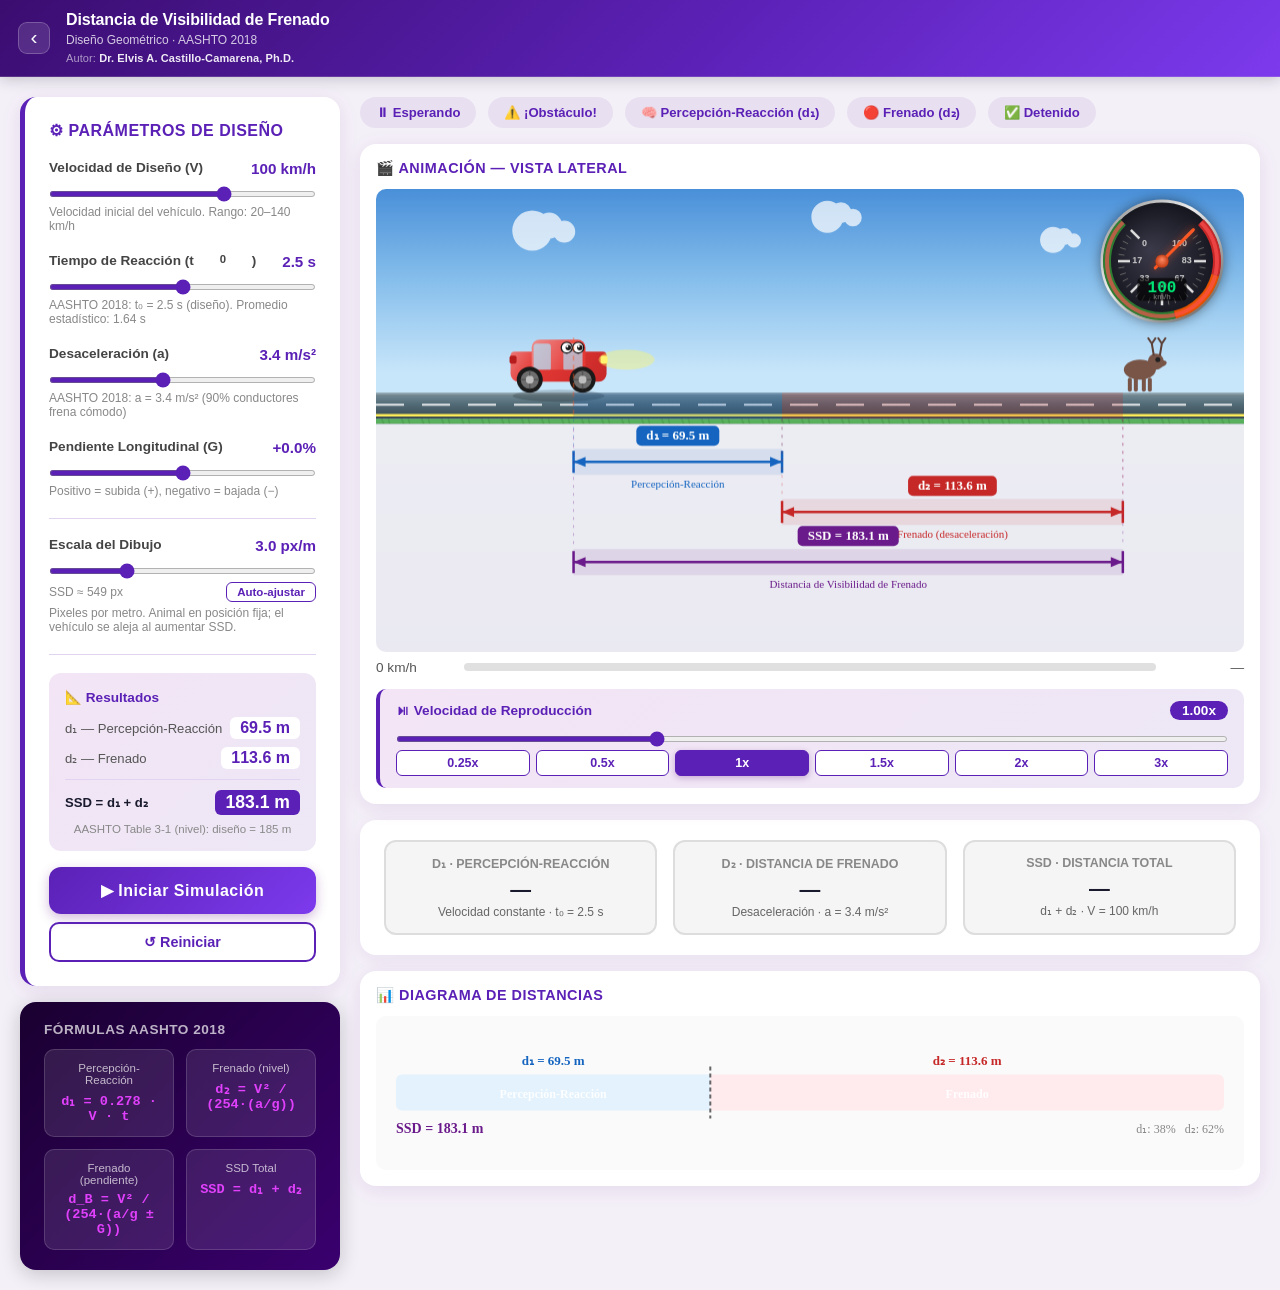
<file: apps/distancia-frenado.html>
<!DOCTYPE html>
<html lang="es">
<head>
  <meta charset="UTF-8" />
  <meta name="viewport" content="width=device-width, initial-scale=1.0" />
  <title>Distancia de Visibilidad de Frenado — Dr. Elvis A. Castillo-Camarena, Ph.D.</title>
<meta name="author" content="Dr. Elvis A. Castillo-Camarena, Ph.D.">
  <style>
    :root {
      --purple: #5b21b6;
      --purple-light: #7c3aed;
      --bg: #f4f0f8;
      --card: #ffffff;
      --text: #1a1a2e;
      --accent: #a855f7;
      --green: #2e7d32;
      --red: #c62828;
      --orange: #e65100;
    }
    * { box-sizing: border-box; margin: 0; padding: 0; }
    body {
      font-family: 'Segoe UI', sans-serif;
      background: var(--bg);
      color: var(--text);
      min-height: 100vh;
    }
    header {
      background: linear-gradient(135deg, var(--purple) 0%, #3a006f 100%);
      color: white;
      padding: 16px 32px;
      display: flex;
      align-items: center;
      gap: 16px;
      box-shadow: 0 4px 12px rgba(0,0,0,0.3);
    }
    header .logo {
      width: 52px; height: 52px;
      border: 3px solid white;
      border-radius: 50%;
      display: flex; align-items: center; justify-content: center;
      font-weight: bold; font-size: 10px; text-align: center;
      line-height: 1.2;
    }
    header h1 { font-size: 1.4rem; font-weight: 700; line-height: 1.3; }
    header p { font-size: 0.8rem; opacity: 0.85; }

    .main-layout {
      display: grid;
      grid-template-columns: 320px 1fr;
      gap: 20px;
      padding: 20px;
      max-width: 1400px;
      margin: 0 auto;
    }

    /* PANEL DE PARÁMETROS */
    .panel {
      background: var(--card);
      border-radius: 16px;
      padding: 24px;
      box-shadow: 0 4px 20px rgba(106,26,138,0.1);
      border-left: 5px solid var(--purple);
      height: fit-content;
    }
    .panel h2 {
      font-size: 1rem;
      color: var(--purple);
      font-weight: 700;
      margin-bottom: 20px;
      text-transform: uppercase;
      letter-spacing: 0.5px;
    }
    .param-group { margin-bottom: 20px; }
    .param-group label {
      display: flex;
      justify-content: space-between;
      font-size: 0.85rem;
      font-weight: 600;
      color: #444;
      margin-bottom: 6px;
    }
    .param-group label span.val {
      color: var(--purple);
      font-weight: 700;
      font-size: 0.95rem;
    }
    input[type=range] {
      width: 100%;
      accent-color: var(--purple);
      cursor: pointer;
      height: 6px;
    }
    .param-desc {
      font-size: 0.75rem;
      color: #888;
      margin-top: 4px;
    }
    .divider {
      border: none;
      border-top: 1px solid #e0d4f0;
      margin: 18px 0;
    }
    .results-box {
      background: linear-gradient(135deg, #f3e5f5, #ede7f6);
      border-radius: 12px;
      padding: 16px;
      margin-top: 8px;
    }
    .results-box h3 { font-size: 0.85rem; color: var(--purple); margin-bottom: 12px; font-weight: 700; }
    .result-row {
      display: flex;
      justify-content: space-between;
      align-items: center;
      margin-bottom: 8px;
    }
    .result-row span { font-size: 0.82rem; color: #555; }
    .result-row .num {
      font-size: 1rem;
      font-weight: 700;
      color: var(--purple);
      background: white;
      border-radius: 6px;
      padding: 2px 10px;
    }
    .result-row.total .num {
      background: var(--purple);
      color: white;
      font-size: 1.1rem;
    }
    .result-row.total span { font-weight: 700; color: var(--text); }

    .btn-play {
      width: 100%;
      padding: 14px;
      background: linear-gradient(135deg, var(--purple), var(--purple-light));
      color: white;
      border: none;
      border-radius: 12px;
      font-size: 1rem;
      font-weight: 700;
      cursor: pointer;
      margin-top: 16px;
      transition: transform 0.1s, box-shadow 0.2s;
      box-shadow: 0 4px 12px rgba(106,26,138,0.3);
      letter-spacing: 0.5px;
    }
    .btn-play:hover { transform: translateY(-2px); box-shadow: 0 8px 20px rgba(106,26,138,0.4); }
    .btn-play:active { transform: translateY(0); }
    .btn-reset {
      width: 100%;
      padding: 10px;
      background: transparent;
      color: var(--purple);
      border: 2px solid var(--purple);
      border-radius: 10px;
      font-size: 0.9rem;
      font-weight: 600;
      cursor: pointer;
      margin-top: 8px;
      transition: all 0.2s;
    }
    .btn-reset:hover { background: var(--purple); color: white; }

    /* ÁREA DE ANIMACIÓN */
    .anim-area {
      display: flex;
      flex-direction: column;
      gap: 16px;
    }

    .canvas-wrapper {
      background: var(--card);
      border-radius: 16px;
      padding: 16px;
      box-shadow: 0 4px 20px rgba(106,26,138,0.1);
      position: relative;
    }
    .canvas-wrapper h2 {
      font-size: 0.9rem;
      color: var(--purple);
      font-weight: 700;
      margin-bottom: 12px;
      text-transform: uppercase;
      letter-spacing: 0.5px;
    }
    canvas {
      width: 100%;
      border-radius: 10px;
      display: block;
    }

    /* STATUS BAR */
    .status-bar {
      display: flex;
      gap: 12px;
      flex-wrap: wrap;
    }
    .status-chip {
      padding: 8px 16px;
      border-radius: 20px;
      font-size: 0.82rem;
      font-weight: 600;
      background: #e8e0f0;
      color: var(--purple);
      transition: all 0.3s;
    }
    .status-chip.active { background: var(--purple); color: white; }
    .status-chip.done { background: var(--green); color: white; }

    /* FASE INFO */
    .phase-info {
      background: var(--card);
      border-radius: 16px;
      padding: 20px 24px;
      box-shadow: 0 4px 20px rgba(106,26,138,0.08);
      display: grid;
      grid-template-columns: 1fr 1fr 1fr;
      gap: 16px;
    }
    .phase-card {
      border-radius: 12px;
      padding: 14px 16px;
      text-align: center;
      border: 2px solid transparent;
      transition: all 0.3s;
    }
    .phase-card.idle { background: #f5f5f5; border-color: #ddd; }
    .phase-card.active { background: #fff3e0; border-color: #ff9800; }
    .phase-card.done { background: #e8f5e9; border-color: #4caf50; }
    .phase-card h4 { font-size: 0.78rem; text-transform: uppercase; color: #888; margin-bottom: 6px; }
    .phase-card .phase-val { font-size: 1.3rem; font-weight: 700; color: var(--text); }
    .phase-card .phase-label { font-size: 0.75rem; color: #666; margin-top: 4px; }

    /* FORMULA BOX */
    .formula-box {
      background: linear-gradient(135deg, #1a0030, #3a006f);
      color: white;
      border-radius: 16px;
      padding: 20px 24px;
      box-shadow: 0 4px 20px rgba(0,0,0,0.2);
    }
    .formula-box h3 { font-size: 0.85rem; opacity: 0.7; margin-bottom: 12px; text-transform: uppercase; letter-spacing: 0.5px; }
    .formula-grid {
      display: grid;
      grid-template-columns: 1fr 1fr;
      gap: 12px;
    }
    .formula-item {
      background: rgba(255,255,255,0.1);
      border-radius: 10px;
      padding: 12px;
      text-align: center;
      border: 1px solid rgba(255,255,255,0.15);
    }
    .formula-item .f-label { font-size: 0.72rem; opacity: 0.7; margin-bottom: 6px; }
    .formula-item .f-eq { font-size: 0.85rem; font-family: 'Courier New', monospace; color: #e040fb; font-weight: 600; }

    .speed-indicator {
      display: flex;
      align-items: center;
      gap: 8px;
      font-size: 0.85rem;
      color: #555;
      margin-top: 8px;
    }
    .speed-bar-outer {
      flex: 1;
      height: 8px;
      background: #e0e0e0;
      border-radius: 4px;
      overflow: hidden;
    }
    .speed-bar-inner {
      height: 100%;
      background: linear-gradient(90deg, var(--green), var(--orange), var(--red));
      border-radius: 4px;
      transition: width 0.1s;
    }

    /* CONTROL DE VELOCIDAD DE REPRODUCCIÓN */
    .playback-control {
      margin-top: 14px;
      padding: 12px 16px;
      background: linear-gradient(135deg, #f3e5f5, #ede7f6);
      border-radius: 10px;
      border-left: 4px solid var(--purple);
    }
    .playback-control label {
      display: flex;
      justify-content: space-between;
      align-items: center;
      font-size: 0.85rem;
      font-weight: 600;
      color: var(--purple);
      margin-bottom: 8px;
    }
    .playback-control label .val {
      background: var(--purple);
      color: white;
      border-radius: 12px;
      padding: 2px 12px;
      font-size: 0.85rem;
      min-width: 56px;
      text-align: center;
    }
    .playback-control input[type=range] {
      width: 100%;
      margin: 2px 0 8px;
    }
    .playback-presets {
      display: flex;
      gap: 6px;
      flex-wrap: wrap;
    }
    .playback-presets button {
      flex: 1;
      min-width: 50px;
      padding: 5px 6px;
      background: white;
      color: var(--purple);
      border: 1.5px solid var(--purple);
      border-radius: 6px;
      font-size: 0.78rem;
      font-weight: 600;
      cursor: pointer;
      transition: all 0.15s;
    }
    .playback-presets button:hover {
      background: #e1bee7;
    }
    .playback-presets button.active {
      background: var(--purple);
      color: white;
      box-shadow: 0 2px 6px rgba(106,26,138,0.3);
    }

    @media (max-width: 900px) {
      .main-layout { grid-template-columns: 1fr; }
      .phase-info { grid-template-columns: 1fr; }
      .formula-grid { grid-template-columns: 1fr; }
    }
  </style>
<link rel="icon" href="../assets/img/favicon.svg" type="image/svg+xml">
<link rel="stylesheet" href="app-shell.css">
</head>
<body>

<header class="ec-topbar">
  <a class="ec-back" href="../index.html" title="Volver al índice de herramientas" aria-label="Volver al índice de herramientas">‹</a>
  <div class="ec-id">
    <h1>Distancia de Visibilidad de Frenado</h1>
    <div class="ec-sub">Diseño Geométrico · AASHTO 2018</div>
    <div class="ec-author">Autor: <b>Dr. Elvis A. Castillo-Camarena, Ph.D.</b></div>
  </div>
</header>

<div class="main-layout">
  <!-- PANEL IZQUIERDO -->
  <div>
    <div class="panel">
      <h2>⚙ Parámetros de Diseño</h2>

      <div class="param-group">
        <label>
          Velocidad de Diseño (V)
          <span class="val" id="lbl-v">100 km/h</span>
        </label>
        <input type="range" id="sl-v" min="20" max="140" step="10" value="100" />
        <div class="param-desc">Velocidad inicial del vehículo. Rango: 20–140 km/h</div>
      </div>

      <div class="param-group">
        <label>
          Tiempo de Reacción (t<sub>0</sub>)
          <span class="val" id="lbl-t">2.5 s</span>
        </label>
        <input type="range" id="sl-t" min="1.0" max="4.0" step="0.1" value="2.5" />
        <div class="param-desc">AASHTO 2018: t₀ = 2.5 s (diseño). Promedio estadístico: 1.64 s</div>
      </div>

      <div class="param-group">
        <label>
          Desaceleración (a)
          <span class="val" id="lbl-a">3.4 m/s²</span>
        </label>
        <input type="range" id="sl-a" min="1.5" max="6.0" step="0.1" value="3.4" />
        <div class="param-desc">AASHTO 2018: a = 3.4 m/s² (90% conductores frena cómodo)</div>
      </div>

      <div class="param-group">
        <label>
          Pendiente Longitudinal (G)
          <span class="val" id="lbl-g">0.0%</span>
        </label>
        <input type="range" id="sl-g" min="-9" max="9" step="0.5" value="0" />
        <div class="param-desc">Positivo = subida (+), negativo = bajada (−)</div>
      </div>

      <hr class="divider" />

      <div class="param-group">
        <label>
          Escala del Dibujo
          <span class="val" id="lbl-scale">3.0 px/m</span>
        </label>
        <input type="range" id="sl-scale" min="0.3" max="10" step="0.1" value="3.0" />
        <div class="param-desc" style="display:flex; justify-content:space-between; align-items:center; gap:8px; flex-wrap:wrap;">
          <span id="scale-info">SSD ≈ 549 px</span>
          <button type="button" id="btn-auto-scale" style="padding:3px 10px; border:1.5px solid var(--purple); background:transparent; color:var(--purple); border-radius:6px; cursor:pointer; font-size:0.72rem; font-weight:600;">Auto-ajustar</button>
        </div>
        <div class="param-desc" style="margin-top:4px;">Pixeles por metro. Animal en posición fija; el vehículo se aleja al aumentar SSD.</div>
      </div>

      <hr class="divider" />

      <div class="results-box">
        <h3>📐 Resultados</h3>
        <div class="result-row">
          <span>d₁ — Percepción-Reacción</span>
          <span class="num" id="res-d1">69.4 m</span>
        </div>
        <div class="result-row">
          <span>d₂ — Frenado</span>
          <span class="num" id="res-d2">113.6 m</span>
        </div>
        <hr class="divider" style="margin:10px 0" />
        <div class="result-row total">
          <span>SSD = d₁ + d₂</span>
          <span class="num" id="res-ssd">183.0 m</span>
        </div>
        <div style="font-size:0.72rem; color:#888; margin-top:8px; text-align:center;">
          AASHTO Table 3-1 (nivel): diseño = <span id="res-aashto">185 m</span>
        </div>
      </div>

      <button class="btn-play" id="btn-play" onclick="startAnimation()">▶ Iniciar Simulación</button>
      <button class="btn-reset" onclick="resetAnimation()">↺ Reiniciar</button>
    </div>

    <!-- FÓRMULAS -->
    <div class="formula-box" style="margin-top:16px;">
      <h3>Fórmulas AASHTO 2018</h3>
      <div class="formula-grid">
        <div class="formula-item">
          <div class="f-label">Percepción-Reacción</div>
          <div class="f-eq">d₁ = 0.278 · V · t</div>
        </div>
        <div class="formula-item">
          <div class="f-label">Frenado (nivel)</div>
          <div class="f-eq">d₂ = V² / (254·(a/g))</div>
        </div>
        <div class="formula-item">
          <div class="f-label">Frenado (pendiente)</div>
          <div class="f-eq">d_B = V² / (254·(a/g ± G))</div>
        </div>
        <div class="formula-item">
          <div class="f-label">SSD Total</div>
          <div class="f-eq">SSD = d₁ + d₂</div>
        </div>
      </div>
    </div>
  </div>

  <!-- ÁREA DERECHA -->
  <div class="anim-area">
    <!-- CHIPS DE ESTADO -->
    <div class="status-bar">
      <div class="status-chip" id="chip-idle">⏸ Esperando</div>
      <div class="status-chip" id="chip-event">⚠️ ¡Obstáculo!</div>
      <div class="status-chip" id="chip-react">🧠 Percepción-Reacción (d₁)</div>
      <div class="status-chip" id="chip-brake">🔴 Frenado (d₂)</div>
      <div class="status-chip" id="chip-stop">✅ Detenido</div>
    </div>

    <!-- CANVAS PRINCIPAL -->
    <div class="canvas-wrapper">
      <h2>🎬 Animación — Vista lateral</h2>
      <canvas id="cnv" width="900" height="480"></canvas>
      <div class="speed-indicator">
        <span style="min-width:80px" id="spd-label">0 km/h</span>
        <div class="speed-bar-outer">
          <div class="speed-bar-inner" id="spd-bar" style="width:0%"></div>
        </div>
        <span style="min-width:80px; text-align:right;" id="phase-label-inline">—</span>
      </div>

      <!-- Control de velocidad de reproducción -->
      <div class="playback-control">
        <label>
          ⏯ Velocidad de Reproducción
          <span class="val" id="lbl-playback">1.00x</span>
        </label>
        <input type="range" id="sl-playback" min="0.1" max="3.0" step="0.05" value="1.0" />
        <div class="playback-presets">
          <button type="button" data-rate="0.25">0.25x</button>
          <button type="button" data-rate="0.5">0.5x</button>
          <button type="button" data-rate="1" class="active">1x</button>
          <button type="button" data-rate="1.5">1.5x</button>
          <button type="button" data-rate="2">2x</button>
          <button type="button" data-rate="3">3x</button>
        </div>
      </div>
    </div>

    <!-- CARDS DE FASES -->
    <div class="phase-info">
      <div class="phase-card idle" id="pc-react">
        <h4>d₁ · Percepción-Reacción</h4>
        <div class="phase-val" id="pv-d1">—</div>
        <div class="phase-label">Velocidad constante · t₀ = <span id="pl-t">2.5</span> s</div>
      </div>
      <div class="phase-card idle" id="pc-brake">
        <h4>d₂ · Distancia de Frenado</h4>
        <div class="phase-val" id="pv-d2">—</div>
        <div class="phase-label">Desaceleración · a = <span id="pl-a">3.4</span> m/s²</div>
      </div>
      <div class="phase-card idle" id="pc-ssd">
        <h4>SSD · Distancia Total</h4>
        <div class="phase-val" id="pv-ssd">—</div>
        <div class="phase-label">d₁ + d₂ · V = <span id="pl-v">100</span> km/h</div>
      </div>
    </div>

    <!-- CANVAS DIAGRAMA DE DISTANCIAS -->
    <div class="canvas-wrapper">
      <h2>📊 Diagrama de Distancias</h2>
      <canvas id="cnv-diagram" width="900" height="160"></canvas>
    </div>
  </div>
</div>

<script>
// ─── PARÁMETROS ───────────────────────────────────────────────────────────────
const params = { V: 100, t: 2.5, a: 3.4, G: 0.0, scale: 3.0 };

// Posición del animal (fracción del ancho del canvas) — fija, no depende de SSD
const ANIMAL_X_FRAC = 0.88;

// Velocidad de reproducción de la animación (1.0 = normal). Se puede cambiar
// en vivo mientras la animación corre.
let playbackRate = 1.0;

// AASHTO Table 3-1 metric design SSD (level)
const aashtoTable = {20:20,30:35,40:50,50:65,60:85,70:105,80:130,90:160,100:185,110:220,120:250,130:285,140:325};

function calcSSD() {
  const Vm = params.V / 3.6; // m/s
  const d1 = 0.278 * params.V * params.t;
  const d2 = (params.V * params.V) / (254 * (params.a / 9.81 + params.G / 100));
  const ssd = d1 + d2;
  return { d1, d2, ssd, Vm };
}

// ─── SLIDERS ──────────────────────────────────────────────────────────────────
function initSliders() {
  const slV = document.getElementById('sl-v');
  const slT = document.getElementById('sl-t');
  const slA = document.getElementById('sl-a');
  const slG = document.getElementById('sl-g');
  const slScale = document.getElementById('sl-scale');
  const btnAutoScale = document.getElementById('btn-auto-scale');

  function update() {
    params.V = +slV.value;
    params.t = +slT.value;
    params.a = +slA.value;
    params.G = +slG.value;
    params.scale = +slScale.value;

    document.getElementById('lbl-v').textContent = params.V + ' km/h';
    document.getElementById('lbl-t').textContent = params.t.toFixed(1) + ' s';
    document.getElementById('lbl-a').textContent = params.a.toFixed(1) + ' m/s²';
    document.getElementById('lbl-g').textContent = (params.G >= 0 ? '+' : '') + params.G.toFixed(1) + '%';
    document.getElementById('lbl-scale').textContent = params.scale.toFixed(1) + ' px/m';

    const { d1, d2, ssd } = calcSSD();
    document.getElementById('res-d1').textContent = d1.toFixed(1) + ' m';
    document.getElementById('res-d2').textContent = d2.toFixed(1) + ' m';
    document.getElementById('res-ssd').textContent = ssd.toFixed(1) + ' m';

    // Nearest AASHTO value
    const keys = Object.keys(aashtoTable).map(Number);
    const nearest = keys.reduce((a,b) => Math.abs(b-params.V) < Math.abs(a-params.V) ? b : a);
    document.getElementById('res-aashto').textContent = (aashtoTable[nearest] || '—') + ' m';

    document.getElementById('pl-t').textContent = params.t.toFixed(1);
    document.getElementById('pl-a').textContent = params.a.toFixed(1);
    document.getElementById('pl-v').textContent = params.V;

    // Info de escala — alerta si el vehículo cae fuera del canvas
    const ssdPx = ssd * params.scale;
    const W = getW();
    const startX = W * ANIMAL_X_FRAC - 32 - ssdPx;
    const info = document.getElementById('scale-info');
    if (startX < 0) {
      info.innerHTML = `SSD ≈ ${Math.round(ssdPx)} px <span style="color:#c62828; font-weight:600;">⚠ vehículo fuera del canvas</span>`;
    } else {
      info.textContent = `SSD ≈ ${Math.round(ssdPx)} px`;
    }

    if (!animRunning) {
      drawStaticScene();
      drawDiagram(d1, d2, 0, 'idle');
    }
  }

  slV.addEventListener('input', update);
  slT.addEventListener('input', update);
  slA.addEventListener('input', update);
  slG.addEventListener('input', update);
  slScale.addEventListener('input', update);

  // Botón "Auto-ajustar": calcula la escala que hace que SSD ocupe ~78% del ancho
  btnAutoScale.addEventListener('click', () => {
    const W = getW();
    const { ssd } = calcSSD();
    const sMin = +slScale.min, sMax = +slScale.max;
    const newScale = Math.max(sMin, Math.min(sMax, (W * 0.78) / ssd));
    slScale.value = newScale.toFixed(1);
    update();
  });

  update();
}

// ─── CANVAS SETUP ────────────────────────────────────────────────────────────
const cnv = document.getElementById('cnv');
const ctx = cnv.getContext('2d');
const dpr = window.devicePixelRatio || 1;

function resizeCanvas() {
  const w = cnv.parentElement.clientWidth - 32;
  cnv.style.width  = w + 'px';
  cnv.style.height = (w * 480 / 900) + 'px';
  cnv.width  = w * dpr;
  cnv.height = (w * 480 / 900) * dpr;
  ctx.scale(dpr, dpr);

  const d2cvs = document.getElementById('cnv-diagram');
  d2cvs.style.width  = w + 'px';
  d2cvs.style.height = (w * 160 / 900) + 'px';
  d2cvs.width  = w * dpr;
  d2cvs.height = (w * 160 / 900) * dpr;
  d2cvs.getContext('2d').scale(dpr, dpr);
}

function getW() { return cnv.width / dpr; }
function getH() { return cnv.height / dpr; }

// ─── ROAD GEOMETRY HELPERS ────────────────────────────────────────────────────
const ROAD_Y_FRAC = 0.44;   // reference y of road surface (fraction of canvas H)
const ROAD_H     = 26;      // road asphalt thickness (logical px)

function roadY()          { return getH() * ROAD_Y_FRAC; }
function roadSurfaceY(x)  { return roadY() - x * (params.G / 100); }  // top of asphalt at x
function roadBottomY(x)   { return roadSurfaceY(x) + ROAD_H; }
function maxRoadBottomY() { return Math.max(roadBottomY(0), roadBottomY(getW())); }

// ─── DRAW ROAD ────────────────────────────────────────────────────────────────
function drawRoad() {
  const W = getW(), H = getH();

  // Sky gradient (full canvas background)
  const sky = ctx.createLinearGradient(0, 0, 0, roadY() * 0.9);
  sky.addColorStop(0,   '#4a90d9');
  sky.addColorStop(0.5, '#87bfec');
  sky.addColorStop(1,   '#c8e6fa');
  ctx.fillStyle = sky;
  ctx.fillRect(0, 0, W, H);

  // Decorative clouds
  function cloud(cx, cy, r) {
    ctx.save();
    ctx.fillStyle = 'rgba(255,255,255,0.72)';
    ctx.beginPath();
    ctx.arc(cx,          cy,          r,      0, Math.PI * 2);
    ctx.arc(cx + r*0.85, cy - r*0.25, r*0.65, 0, Math.PI * 2);
    ctx.arc(cx + r*1.6,  cy + r*0.05, r*0.55, 0, Math.PI * 2);
    ctx.fill();
    ctx.restore();
  }
  cloud(W * 0.18, H * 0.09, 20);
  cloud(W * 0.52, H * 0.06, 16);
  cloud(W * 0.78, H * 0.11, 13);

  // Grass polygon — follows road grade so it always sits below the road
  const gGrd = ctx.createLinearGradient(0, roadY(), 0, H);
  gGrd.addColorStop(0,    '#7cb87e');
  gGrd.addColorStop(0.15, '#4caf50');
  gGrd.addColorStop(1,    '#2e7d32');
  ctx.fillStyle = gGrd;
  ctx.beginPath();
  ctx.moveTo(0, roadBottomY(0));
  ctx.lineTo(W, roadBottomY(W));
  ctx.lineTo(W, H);
  ctx.lineTo(0, H);
  ctx.closePath();
  ctx.fill();

  // Grass texture strokes
  ctx.save();
  ctx.globalAlpha = 0.18;
  ctx.strokeStyle = '#1b5e20';
  ctx.lineWidth = 1.5;
  for (let gx = 8; gx < W; gx += 20) {
    const gy = roadBottomY(gx) + 6;
    if (gy < H - 4) {
      ctx.beginPath();
      ctx.moveTo(gx,     gy); ctx.lineTo(gx - 3, gy - 8);
      ctx.moveTo(gx + 6, gy); ctx.lineTo(gx + 4, gy - 7);
      ctx.stroke();
    }
  }
  ctx.restore();

  // Road asphalt polygon (tilted by grade)
  const aspGrd = ctx.createLinearGradient(0, roadY(), 0, roadY() + ROAD_H);
  aspGrd.addColorStop(0,   '#7a9099');
  aspGrd.addColorStop(0.4, '#546e7a');
  aspGrd.addColorStop(1,   '#37474f');
  ctx.fillStyle = aspGrd;
  ctx.beginPath();
  ctx.moveTo(0, roadSurfaceY(0));
  ctx.lineTo(W, roadSurfaceY(W));
  ctx.lineTo(W, roadBottomY(W));
  ctx.lineTo(0, roadBottomY(0));
  ctx.closePath();
  ctx.fill();

  // Road surface highlight
  ctx.strokeStyle = 'rgba(255,255,255,0.22)';
  ctx.lineWidth = 1;
  ctx.beginPath();
  ctx.moveTo(0, roadSurfaceY(0) + 1);
  ctx.lineTo(W, roadSurfaceY(W) + 1);
  ctx.stroke();

  // Center dashed line
  ctx.strokeStyle = 'rgba(255,255,255,0.85)';
  ctx.lineWidth = 2;
  ctx.setLineDash([28, 18]);
  ctx.beginPath();
  ctx.moveTo(0, roadSurfaceY(0) + ROAD_H * 0.46);
  ctx.lineTo(W, roadSurfaceY(W) + ROAD_H * 0.46);
  ctx.stroke();
  ctx.setLineDash([]);

  // Right edge line (yellow)
  ctx.strokeStyle = '#ffee58';
  ctx.lineWidth = 2.5;
  ctx.beginPath();
  ctx.moveTo(0, roadSurfaceY(0) + ROAD_H * 0.86);
  ctx.lineTo(W, roadSurfaceY(W) + ROAD_H * 0.86);
  ctx.stroke();

  // Grade badge
  if (params.G !== 0) {
    const sign = params.G > 0 ? '▲ +' : '▼ ';
    const col  = params.G > 0 ? '#69f0ae' : '#ff6e6e';
    ctx.save();
    ctx.fillStyle = 'rgba(0,0,0,0.65)';
    ctx.beginPath(); ctx.roundRect(10, 8, 102, 30, 7); ctx.fill();
    ctx.fillStyle = col;
    ctx.font = 'bold 14px Segoe UI';
    ctx.textAlign = 'left';
    ctx.textBaseline = 'middle';
    ctx.fillText(sign + params.G.toFixed(1) + '%', 18, 23);
    ctx.restore();
  }
}

// ─── DRAW CAR ─────────────────────────────────────────────────────────────────
// Anchor point: wheel bottoms sit at anchor_y + WHEEL_BOTTOM (= 31)
// So call: drawCar(carX, roadSurfaceY(carX) - 31, angle, phase, alarmIntensity)
const WHEEL_BOTTOM = 31;  // px below car anchor to wheel contact patch

function drawCar(x, y, angle, phase, alarmIntensity = 0) {
  ctx.save();
  ctx.translate(x, y);
  ctx.rotate(angle);

  const w = 96, h = 40;
  const wheelY = h / 2 - 2;   // wheel center Y in car-local space
  const wheelR = 13;

  // Shadow
  ctx.fillStyle = 'rgba(0,0,0,0.18)';
  ctx.beginPath();
  ctx.ellipse(0, wheelY + wheelR + 3, w * 0.48, 6, 0, 0, Math.PI * 2);
  ctx.fill();

  // Body
  const bodyGrad = ctx.createLinearGradient(-w/2, -h, w/2, h/2);
  if (phase === 'brake') {
    bodyGrad.addColorStop(0, '#ef9a9a');
    bodyGrad.addColorStop(0.4, '#e53935');
    bodyGrad.addColorStop(1, '#b71c1c');
  } else {
    bodyGrad.addColorStop(0, '#ef9a9a');
    bodyGrad.addColorStop(0.4, '#e53935');
    bodyGrad.addColorStop(1, '#c62828');
  }
  ctx.fillStyle = bodyGrad;
  ctx.beginPath();
  ctx.roundRect(-w/2, -h/2 + 10, w, h - 10, [4, 4, 8, 8]);
  ctx.fill();

  // Roof
  const roofGrad = ctx.createLinearGradient(-w*0.25, -h, w*0.25, -h/2+10);
  roofGrad.addColorStop(0, '#ef9a9a');
  roofGrad.addColorStop(1, '#e53935');
  ctx.fillStyle = roofGrad;
  ctx.beginPath();
  ctx.roundRect(-w*0.28, -h/2 - 2, w*0.56, h/2 + 10, [8, 8, 2, 2]);
  ctx.fill();

  // Windshield
  ctx.fillStyle = 'rgba(176, 224, 248, 0.7)';
  ctx.beginPath();
  ctx.roundRect(w*0.05, -h/2 + 2, w*0.2, h/2 + 6, [3, 3, 1, 1]);
  ctx.fill();

  // Rear window
  ctx.beginPath();
  ctx.roundRect(-w*0.26, -h/2 + 2, w*0.18, h/2 + 6, [3, 3, 1, 1]);
  ctx.fill();

  // Windows highlight
  ctx.fillStyle = 'rgba(255,255,255,0.25)';
  ctx.beginPath();
  ctx.roundRect(w*0.06, -h/2 + 3, w*0.18, 6, [2]);
  ctx.fill();

  // ── CARTOON EYES (en el parabrisas) ──
  const eyeY  = -h/2 + 6;
  const eyeXL = w * 0.085;
  const eyeXR = w * 0.205;
  const baseEyeR = 5;
  const eyeR  = baseEyeR + alarmIntensity * 3.2;     // ojos más grandes cuando se asusta
  const pupilR = Math.max(1.1, 3 - alarmIntensity * 1.9);  // pupilas chiquitas (sorprendido)
  const pupilOffX = 1.6;                              // mirando al frente
  // Ligero rebote vertical de la pupila al asombro
  const pupilOffY = -alarmIntensity * 0.6;

  [eyeXL, eyeXR].forEach(ex => {
    // Blanco del ojo
    ctx.fillStyle = '#ffffff';
    ctx.beginPath();
    ctx.arc(ex, eyeY, eyeR, 0, Math.PI * 2);
    ctx.fill();
    // Borde negro
    ctx.strokeStyle = '#1a1a1a';
    ctx.lineWidth = 1.3;
    ctx.stroke();
    // Pupila
    ctx.fillStyle = '#1a1a1a';
    ctx.beginPath();
    ctx.arc(ex + pupilOffX, eyeY + pupilOffY, pupilR, 0, Math.PI * 2);
    ctx.fill();
    // Brillo en la pupila (toque caricaturesco)
    ctx.fillStyle = '#ffffff';
    ctx.beginPath();
    ctx.arc(ex + pupilOffX - pupilR * 0.4, eyeY + pupilOffY - pupilR * 0.4,
            Math.max(0.6, pupilR * 0.4), 0, Math.PI * 2);
    ctx.fill();
  });

  // Cejas levantadas cuando alarma > 0.7 (cartoon-shock)
  if (alarmIntensity > 0.6) {
    ctx.strokeStyle = '#1a1a1a';
    ctx.lineWidth = 1.6;
    ctx.lineCap = 'round';
    const browLift = (alarmIntensity - 0.6) * 6;
    [eyeXL, eyeXR].forEach(ex => {
      ctx.beginPath();
      ctx.moveTo(ex - eyeR * 0.7, eyeY - eyeR - 1 - browLift);
      ctx.lineTo(ex + eyeR * 0.7, eyeY - eyeR - 1 - browLift * 0.6);
      ctx.stroke();
    });
  }

  // Headlight
  ctx.fillStyle = '#fff176';
  ctx.beginPath();
  ctx.roundRect(w/2 - 6, -h/2 + 14, 7, 8, [2]);
  ctx.fill();
  if (phase === 'react' || phase === 'cruise') {
    ctx.fillStyle = 'rgba(255, 245, 100, 0.4)';
    ctx.beginPath();
    ctx.ellipse(w/2 + 20, -h/2 + 18, 28, 10, 0, 0, Math.PI*2);
    ctx.fill();
  }

  // Brake light
  ctx.fillStyle = phase === 'brake' ? '#ff1744' : '#b71c1c';
  ctx.beginPath();
  ctx.roundRect(-w/2 - 1, -h/2 + 14, 7, 8, [2]);
  ctx.fill();
  if (phase === 'brake') {
    ctx.fillStyle = 'rgba(255,23,68,0.35)';
    ctx.beginPath();
    ctx.ellipse(-w/2 - 22, -h/2 + 18, 25, 10, 0, 0, Math.PI*2);
    ctx.fill();
  }

  // Wheels
  [-w*0.3, w*0.25].forEach(wx => {
    // Tire
    ctx.fillStyle = '#1a1a1a';
    ctx.beginPath(); ctx.arc(wx, wheelY, wheelR, 0, Math.PI * 2); ctx.fill();
    // Rim
    ctx.fillStyle = '#6e6e6e';
    ctx.beginPath(); ctx.arc(wx, wheelY, 9, 0, Math.PI * 2); ctx.fill();
    // Hub
    ctx.fillStyle = '#bdbdbd';
    ctx.beginPath(); ctx.arc(wx, wheelY, 4, 0, Math.PI * 2); ctx.fill();
    // Spokes
    ctx.strokeStyle = '#555';
    ctx.lineWidth = 1.5;
    for (let s = 0; s < 4; s++) {
      const sa = s * Math.PI / 2;
      ctx.beginPath();
      ctx.moveTo(wx + 4 * Math.cos(sa), wheelY + 4 * Math.sin(sa));
      ctx.lineTo(wx + 9 * Math.cos(sa), wheelY + 9 * Math.sin(sa));
      ctx.stroke();
    }
  });

  ctx.restore();
}

// ─── DESTELLO DE SORPRESA (estilo caricatura) ────────────────────────────────
// intensity: 1 al inicio (justo cuando ve obstáculo), decae a 0
function drawSurpriseFlash(x, y, intensity) {
  if (intensity <= 0) return;

  // Pop-bounce: arranca pequeño, crece, luego disminuye
  const popScale = 0.55 + 0.65 * Math.sin(intensity * Math.PI);

  ctx.save();
  ctx.translate(x, y);

  // ── Líneas radiales de movimiento (alrededor de la explosión) ──
  ctx.save();
  ctx.globalAlpha = Math.min(1, intensity);
  ctx.strokeStyle = '#ef6c00';
  ctx.lineWidth = 2.6;
  ctx.lineCap = 'round';
  const r1 = 46 * popScale + 8;
  const r2 = r1 + 16 + (1 - intensity) * 14;
  for (let i = 0; i < 9; i++) {
    const ang = (i / 9) * Math.PI * 2 + (1 - intensity) * 0.4;
    ctx.beginPath();
    ctx.moveTo(Math.cos(ang) * r1, Math.sin(ang) * r1);
    ctx.lineTo(Math.cos(ang) * r2, Math.sin(ang) * r2);
    ctx.stroke();
  }
  ctx.restore();

  // ── Estrella/explosión de cómic ──
  ctx.save();
  ctx.scale(popScale, popScale);
  ctx.globalAlpha = Math.min(1, intensity * 1.3);

  const numPoints = 12;
  const outerR = 38;
  const innerR = 17;
  ctx.beginPath();
  for (let i = 0; i < numPoints * 2; i++) {
    const ang = (i / (numPoints * 2)) * Math.PI * 2 - Math.PI / 2;
    const r = i % 2 === 0 ? outerR : innerR;
    if (i === 0) ctx.moveTo(Math.cos(ang) * r, Math.sin(ang) * r);
    else ctx.lineTo(Math.cos(ang) * r, Math.sin(ang) * r);
  }
  ctx.closePath();
  ctx.fillStyle = '#ffeb3b';
  ctx.fill();
  ctx.strokeStyle = '#ef6c00';
  ctx.lineWidth = 3;
  ctx.lineJoin = 'round';
  ctx.stroke();

  // Brillo blanco interno
  ctx.fillStyle = 'rgba(255,255,255,0.85)';
  ctx.beginPath();
  ctx.arc(0, 0, 13, 0, Math.PI * 2);
  ctx.fill();

  // Signo de exclamación
  ctx.fillStyle = '#c62828';
  ctx.font = 'bold 30px Segoe UI';
  ctx.textAlign = 'center';
  ctx.textBaseline = 'middle';
  ctx.fillText('!', 0, 1);
  ctx.restore();

  // ── Estrellitas pequeñas alrededor (extra cartoon) ──
  ctx.save();
  ctx.globalAlpha = Math.min(1, intensity * 0.9);
  ctx.fillStyle = '#fff176';
  ctx.strokeStyle = '#ef6c00';
  ctx.lineWidth = 1.5;
  const starOffsets = [
    { dx: -42,  dy: -24, s: 0.55 },
    { dx:  44,  dy: -28, s: 0.50 },
    { dx: -36,  dy:  30, s: 0.45 },
    { dx:  38,  dy:  26, s: 0.55 },
  ];
  starOffsets.forEach(({ dx, dy, s }) => {
    const sx = dx * (1 + (1 - intensity) * 0.4);
    const sy = dy * (1 + (1 - intensity) * 0.4);
    ctx.save();
    ctx.translate(sx, sy);
    ctx.scale(s, s);
    ctx.beginPath();
    for (let i = 0; i < 10; i++) {
      const ang = (i / 10) * Math.PI * 2 - Math.PI / 2;
      const r = i % 2 === 0 ? 9 : 4;
      if (i === 0) ctx.moveTo(Math.cos(ang) * r, Math.sin(ang) * r);
      else ctx.lineTo(Math.cos(ang) * r, Math.sin(ang) * r);
    }
    ctx.closePath();
    ctx.fill();
    ctx.stroke();
    ctx.restore();
  });
  ctx.restore();

  ctx.restore();
}

// ─── DRAW ANIMAL (obstáculo) ───────────────────────────────────────────────────
function drawAnimal(x, y, visible, scared) {
  if (!visible) return;
  ctx.save();
  ctx.translate(x, y);

  if (scared) {
    // Alarma
    ctx.fillStyle = 'rgba(255,87,34,0.15)';
    ctx.beginPath();
    ctx.arc(0, -30, 35, 0, Math.PI*2);
    ctx.fill();
    ctx.fillStyle = '#ff5722';
    ctx.font = 'bold 22px Segoe UI';
    ctx.textAlign = 'center';
    ctx.fillText('⚠️', 0, -42);
  }

  // Simple deer/animal silhouette using shapes
  ctx.fillStyle = '#795548';

  // Body
  ctx.beginPath();
  ctx.ellipse(0, -8, 16, 10, 0, 0, Math.PI*2);
  ctx.fill();

  // Head
  ctx.beginPath();
  ctx.arc(16, -16, 8, 0, Math.PI*2);
  ctx.fill();

  // Snout
  ctx.beginPath();
  ctx.ellipse(22, -14, 5, 3, -0.3, 0, Math.PI*2);
  ctx.fill();

  // Eye
  ctx.fillStyle = scared ? '#fff' : '#212121';
  ctx.beginPath();
  ctx.arc(18, -18, 2.5, 0, Math.PI*2);
  ctx.fill();
  if (scared) {
    ctx.fillStyle = '#212121';
    ctx.beginPath();
    ctx.arc(18, -18, 1.2, 0, Math.PI*2);
    ctx.fill();
  }

  // Antlers
  ctx.strokeStyle = '#5d4037';
  ctx.lineWidth = 2;
  ctx.beginPath();
  ctx.moveTo(14, -22); ctx.lineTo(12, -34); ctx.lineTo(8, -40);
  ctx.moveTo(12, -34); ctx.lineTo(16, -40);
  ctx.moveTo(20, -22); ctx.lineTo(22, -34); ctx.lineTo(18, -40);
  ctx.moveTo(22, -34); ctx.lineTo(26, -40);
  ctx.stroke();

  // Legs
  ctx.fillStyle = '#795548';
  [[-10, 0], [-4, 0], [4, 0], [10, 0]].forEach(([lx]) => {
    ctx.beginPath();
    ctx.roundRect(lx - 2, 0, 4, 14, 2);
    ctx.fill();
  });

  ctx.restore();
}

// ─── ANNOTATION BRACKET ───────────────────────────────────────────────────────
function drawBracket(x1, x2, y, color, mainLabel, subLabel, alpha) {
  if (x2 - x1 < 8) return;
  ctx.save();
  ctx.globalAlpha = Math.max(0, Math.min(1, alpha));

  const midX = (x1 + x2) / 2;
  const tickH = 11, ahLen = 12, ahW = 5;

  // Light background band
  ctx.fillStyle = color + '1a';
  ctx.fillRect(x1, y - tickH - 2, x2 - x1, (tickH + 2) * 2);

  // Vertical tick marks at both ends
  ctx.strokeStyle = color;
  ctx.lineWidth = 2.5;
  ctx.beginPath();
  ctx.moveTo(x1, y - tickH); ctx.lineTo(x1, y + tickH);
  ctx.moveTo(x2, y - tickH); ctx.lineTo(x2, y + tickH);
  ctx.stroke();

  // Horizontal dimension line
  ctx.beginPath();
  ctx.moveTo(x1, y); ctx.lineTo(x2, y);
  ctx.stroke();

  // Solid arrowheads
  ctx.fillStyle = color;
  ctx.beginPath(); // Left arrow
  ctx.moveTo(x1, y);
  ctx.lineTo(x1 + ahLen, y - ahW);
  ctx.lineTo(x1 + ahLen, y + ahW);
  ctx.closePath(); ctx.fill();
  ctx.beginPath(); // Right arrow
  ctx.moveTo(x2, y);
  ctx.lineTo(x2 - ahLen, y - ahW);
  ctx.lineTo(x2 - ahLen, y + ahW);
  ctx.closePath(); ctx.fill();

  // Main label pill (colored background)
  ctx.font = 'bold 13px Segoe UI';
  ctx.textBaseline = 'middle';
  const lw = ctx.measureText(mainLabel).width;
  const lpad = 10, lh = 20;
  ctx.fillStyle = color;
  ctx.beginPath();
  ctx.roundRect(midX - lw / 2 - lpad, y - tickH - lh - 5, lw + lpad * 2, lh, 5);
  ctx.fill();
  ctx.fillStyle = '#ffffff';
  ctx.textAlign = 'center';
  ctx.fillText(mainLabel, midX, y - tickH - 5 - lh / 2);

  // Sub label below the line
  ctx.fillStyle = color;
  ctx.font = '11px Segoe UI';
  ctx.fillText(subLabel, midX, y + tickH + 12);

  ctx.restore();
}

// ─── DRAW DISTANCE ANNOTATIONS ────────────────────────────────────────────────
function drawAnnotations(eventX, d1Px, d2Px, phase, progress) {
  const W = getW(), H = getH();
  const { d1, d2, ssd } = calcSSD();
  const d1End = eventX + d1Px;
  const d2End = d1End + d2Px;

  // ── Colored zone overlays on road surface ──
  if (phase === 'react' || phase === 'brake' || phase === 'stop') {
    ctx.save();
    ctx.globalAlpha = 0.22;
    ctx.fillStyle = '#1565c0';
    ctx.beginPath();
    ctx.moveTo(eventX, roadSurfaceY(eventX));
    ctx.lineTo(d1End,  roadSurfaceY(d1End));
    ctx.lineTo(d1End,  roadBottomY(d1End));
    ctx.lineTo(eventX, roadBottomY(eventX));
    ctx.closePath();
    ctx.fill();
    ctx.restore();
  }
  if (phase === 'brake' || phase === 'stop') {
    ctx.save();
    ctx.globalAlpha = 0.22;
    ctx.fillStyle = '#c62828';
    ctx.beginPath();
    ctx.moveTo(d1End, roadSurfaceY(d1End));
    ctx.lineTo(d2End, roadSurfaceY(d2End));
    ctx.lineTo(d2End, roadBottomY(d2End));
    ctx.lineTo(d1End, roadBottomY(d1End));
    ctx.closePath();
    ctx.fill();
    ctx.restore();
  }

  // ── Annotation strip (below road) ──
  const annoTop = maxRoadBottomY() + 5;
  ctx.fillStyle = 'rgba(245, 240, 252, 0.95)';
  ctx.fillRect(0, annoTop, W, H - annoTop);
  ctx.strokeStyle = 'rgba(106,26,138,0.12)';
  ctx.lineWidth = 1;
  ctx.beginPath();
  ctx.moveTo(0, annoTop); ctx.lineTo(W, annoTop);
  ctx.stroke();

  const aY1 = annoTop + 38;   // d1 bracket
  const aY2 = annoTop + 88;   // d2 bracket
  const aY3 = annoTop + 138;  // SSD bracket

  // Dashed connector lines from road-bottom to annotation bracket
  function connector(x, fromY, toY, col) {
    ctx.save();
    ctx.globalAlpha = 0.3;
    ctx.strokeStyle = col;
    ctx.lineWidth = 1;
    ctx.setLineDash([3, 5]);
    ctx.beginPath();
    ctx.moveTo(x, fromY);
    ctx.lineTo(x, toY - 16);
    ctx.stroke();
    ctx.setLineDash([]);
    ctx.restore();
  }

  if (phase === 'react' || phase === 'brake' || phase === 'stop') {
    const alpha = phase === 'react' ? Math.min(progress * 5, 1) : 1;
    connector(eventX, roadBottomY(eventX), aY1, '#1565c0');
    connector(d1End,  roadBottomY(d1End),  aY1, '#1565c0');
    drawBracket(eventX, d1End, aY1, '#1565c0',
      `d₁ = ${d1.toFixed(1)} m`, 'Percepción-Reacción', alpha);
  }
  if (phase === 'brake' || phase === 'stop') {
    const alpha = phase === 'brake' ? Math.min(progress * 5, 1) : 1;
    connector(d1End, roadBottomY(d1End), aY2, '#c62828');
    connector(d2End, roadBottomY(d2End), aY2, '#c62828');
    drawBracket(d1End, d2End, aY2, '#c62828',
      `d₂ = ${d2.toFixed(1)} m`, 'Frenado (desaceleración)', alpha);
  }
  if (phase === 'stop') {
    connector(eventX, annoTop + 5,        aY3, '#6a1a8a');
    connector(d2End,  roadBottomY(d2End), aY3, '#6a1a8a');
    drawBracket(eventX, d2End, aY3, '#6a1a8a',
      `SSD = ${ssd.toFixed(1)} m`, 'Distancia de Visibilidad de Frenado', 1);
  }
}

// ─── SPEEDOMETER GAUGE ────────────────────────────────────────────────────────
function drawSpeedometer(cx, cy, r, speedKmh, maxKmh) {
  const D = Math.PI / 180;
  const startAngle = 225 * D;   // 0 km/h → 7-o'clock
  const totalSweep = 270 * D;   // sweeps counter-clockwise to 5-o'clock
  const clampedFrac = Math.max(0, Math.min(1, speedKmh / maxKmh));

  ctx.save();

  // Drop shadow
  ctx.shadowColor = 'rgba(0,0,0,0.55)';
  ctx.shadowBlur = 14;

  // Gauge background
  const bgGrd = ctx.createRadialGradient(cx - r * 0.2, cy - r * 0.2, 0, cx, cy, r);
  bgGrd.addColorStop(0, '#3a3a4a');
  bgGrd.addColorStop(1, '#15151e');
  ctx.beginPath();
  ctx.arc(cx, cy, r, 0, Math.PI * 2);
  ctx.fillStyle = bgGrd;
  ctx.fill();
  ctx.shadowBlur = 0;

  // Chrome outer ring
  const chromeGrd = ctx.createLinearGradient(cx - r, cy - r, cx + r, cy + r);
  chromeGrd.addColorStop(0, '#888'); chromeGrd.addColorStop(0.4, '#eee');
  chromeGrd.addColorStop(0.6, '#bbb'); chromeGrd.addColorStop(1, '#555');
  ctx.beginPath();
  ctx.arc(cx, cy, r, 0, Math.PI * 2);
  ctx.strokeStyle = chromeGrd;
  ctx.lineWidth = 3;
  ctx.stroke();

  // Color arc zones
  [
    { from: 0,    to: 0.55, color: '#2e7d32' },
    { from: 0.55, to: 0.78, color: '#e65100' },
    { from: 0.78, to: 1.0,  color: '#c62828' },
  ].forEach(z => {
    ctx.beginPath();
    ctx.arc(cx, cy, r - 5, startAngle - z.from * totalSweep, startAngle - z.to * totalSweep, true);
    ctx.strokeStyle = z.color;
    ctx.lineWidth = 8;
    ctx.stroke();
  });

  // Tick marks + numbers
  const numMajor = 6;
  for (let i = 0; i <= numMajor * 5; i++) {
    const frac = i / (numMajor * 5);
    const ang  = startAngle - frac * totalSweep;
    const isMajor = (i % 5 === 0);
    const tickLen = isMajor ? r * 0.20 : r * 0.10;
    const outerR  = r - 16, innerR = outerR - tickLen;
    ctx.beginPath();
    ctx.moveTo(cx + innerR * Math.cos(ang), cy + innerR * Math.sin(ang));
    ctx.lineTo(cx + outerR * Math.cos(ang), cy + outerR * Math.sin(ang));
    ctx.strokeStyle = isMajor ? '#e0e0e0' : '#666';
    ctx.lineWidth = isMajor ? 2.5 : 1;
    ctx.stroke();
    if (isMajor) {
      const nr = innerR - r * 0.12;
      ctx.fillStyle = '#ccc';
      ctx.font = `bold ${Math.max(8, Math.round(r * 0.145))}px Arial`;
      ctx.textAlign = 'center';
      ctx.textBaseline = 'middle';
      ctx.fillText(Math.round(frac * maxKmh), cx + nr * Math.cos(ang), cy + nr * Math.sin(ang));
    }
  }

  // Active arc (speed indicator glow)
  if (clampedFrac > 0.01) {
    ctx.beginPath();
    ctx.arc(cx, cy, r - 5, startAngle, startAngle - clampedFrac * totalSweep, true);
    ctx.strokeStyle = clampedFrac < 0.55 ? '#69f0ae' : clampedFrac < 0.78 ? '#ffb74d' : '#ff5252';
    ctx.lineWidth = 4;
    ctx.globalAlpha = 0.65;
    ctx.stroke();
    ctx.globalAlpha = 1;
  }

  // Needle
  const needleAngle = startAngle - clampedFrac * totalSweep;
  ctx.save();
  ctx.shadowColor = 'rgba(255,87,34,0.7)';
  ctx.shadowBlur = 8;
  ctx.beginPath();
  ctx.moveTo(cx - r * 0.16 * Math.cos(needleAngle), cy - r * 0.16 * Math.sin(needleAngle));
  ctx.lineTo(cx + r * 0.74 * Math.cos(needleAngle), cy + r * 0.74 * Math.sin(needleAngle));
  ctx.strokeStyle = '#ff5722';
  ctx.lineWidth = 3;
  ctx.lineCap = 'round';
  ctx.stroke();
  ctx.restore();

  // Center cap
  const capGrd = ctx.createRadialGradient(cx, cy - r * 0.03, 0, cx, cy, r * 0.12);
  capGrd.addColorStop(0, '#ff8a65');
  capGrd.addColorStop(1, '#bf360c');
  ctx.beginPath();
  ctx.arc(cx, cy, r * 0.11, 0, Math.PI * 2);
  ctx.fillStyle = capGrd;
  ctx.fill();

  // Digital readout
  const boxW = r * 0.82, boxH = r * 0.38;
  const boxX = cx - boxW / 2, boxY = cy + r * 0.28;
  ctx.fillStyle = 'rgba(0,0,0,0.65)';
  ctx.beginPath();
  ctx.roundRect(boxX, boxY, boxW, boxH, 4);
  ctx.fill();
  ctx.fillStyle = '#00e676';
  ctx.font = `bold ${Math.round(r * 0.27)}px 'Courier New', monospace`;
  ctx.textAlign = 'center';
  ctx.textBaseline = 'middle';
  ctx.fillText(Math.round(clampedFrac * maxKmh).toString(), cx, boxY + boxH * 0.44);
  ctx.fillStyle = '#888';
  ctx.font = `${Math.round(r * 0.14)}px Arial`;
  ctx.fillText('km/h', cx, boxY + boxH * 0.82);

  ctx.restore();
}

// ─── DIAGRAM CANVAS ───────────────────────────────────────────────────────────
function drawDiagram(d1, d2, progress, phase) {
  const cvs = document.getElementById('cnv-diagram');
  const c = cvs.getContext('2d');
  const W = cvs.width / dpr, H = cvs.height / dpr;
  c.clearRect(0, 0, cvs.width, cvs.height);

  const margin = 20;
  const ssd = d1 + d2;
  const totalW = W - margin * 2;

  const d1w = (d1 / ssd) * totalW;
  const d2w = (d2 / ssd) * totalW;

  const barH = 36;
  const barY = H * 0.38;

  // Background
  c.fillStyle = '#fafafa';
  c.fillRect(0, 0, W, H);

  // D1 bar
  const d1Fill = phase === 'idle' ? 0 : phase === 'react' ? progress : 1;
  c.fillStyle = '#e3f2fd';
  c.beginPath();
  c.roundRect(margin, barY, d1w, barH, [6, 0, 0, 6]);
  c.fill();
  c.fillStyle = '#1565c0';
  c.beginPath();
  c.roundRect(margin, barY, d1w * d1Fill, barH, [6, 0, 0, 6]);
  c.fill();

  // D2 bar
  const d2Fill = phase === 'brake' ? progress : phase === 'stop' ? 1 : 0;
  c.fillStyle = '#ffebee';
  c.beginPath();
  c.roundRect(margin + d1w, barY, d2w, barH, [0, 6, 6, 0]);
  c.fill();
  c.fillStyle = '#c62828';
  c.beginPath();
  c.roundRect(margin + d1w, barY, d2w * d2Fill, barH, [0, 6, 6, 0]);
  c.fill();

  // Divider
  c.strokeStyle = '#666';
  c.lineWidth = 2;
  c.setLineDash([4, 3]);
  c.beginPath();
  c.moveTo(margin + d1w, barY - 8);
  c.lineTo(margin + d1w, barY + barH + 8);
  c.stroke();
  c.setLineDash([]);

  // Labels
  c.font = 'bold 13px Segoe UI';
  c.textAlign = 'center';
  c.fillStyle = '#1565c0';
  c.fillText('d₁ = ' + d1.toFixed(1) + ' m', margin + d1w / 2, barY - 10);
  c.fillStyle = '#c62828';
  c.fillText('d₂ = ' + d2.toFixed(1) + ' m', margin + d1w + d2w / 2, barY - 10);

  // White text in bars
  c.fillStyle = 'rgba(255,255,255,0.9)';
  c.font = 'bold 12px Segoe UI';
  c.fillText('Percepción-Reacción', margin + d1w / 2, barY + barH / 2 + 5);
  c.fillText('Frenado', margin + d1w + d2w / 2, barY + barH / 2 + 5);

  // Total
  c.fillStyle = '#6a1a8a';
  c.font = 'bold 14px Segoe UI';
  c.textAlign = 'left';
  c.fillText('SSD = ' + ssd.toFixed(1) + ' m', margin, barY + barH + 22);

  // Percentage
  c.textAlign = 'right';
  c.font = '12px Segoe UI';
  c.fillStyle = '#888';
  c.fillText('d₁: ' + (d1/ssd*100).toFixed(0) + '%   d₂: ' + (d2/ssd*100).toFixed(0) + '%', W - margin, barY + barH + 22);
}

// ─── STATIC SCENE ─────────────────────────────────────────────────────────────
function drawStaticScene() {
  const W = getW(), H = getH();
  const { d1, d2, ssd } = calcSSD();
  const gradeAngle = -Math.atan(params.G / 100);

  ctx.clearRect(0, 0, W * dpr, H * dpr);
  drawRoad();

  // Escala fija (px por metro). Animal en posición fija; vehículo se desplaza según SSD.
  const scale   = params.scale;
  const d1Px    = d1 * scale;
  const d2Px    = d2 * scale;
  const animalX = W * ANIMAL_X_FRAC;        // Posición del animal: FIJA
  const startX  = animalX - 32 - d1Px - d2Px;  // Posición inicial del vehículo varía con SSD
  const eventX  = startX + 15;

  // Car sits on road surface (ojos calmados en la escena estática)
  drawCar(startX, roadSurfaceY(startX) - WHEEL_BOTTOM, gradeAngle, 'cruise', 0.15);

  // Animal sits on road surface (feet at road surface → anchor = surface - 15)
  drawAnimal(animalX, roadSurfaceY(animalX) - 15, true, false);

  // Event marker
  ctx.save();
  ctx.strokeStyle = 'rgba(255,87,34,0.45)';
  ctx.lineWidth = 1.5;
  ctx.setLineDash([5, 4]);
  ctx.beginPath();
  ctx.moveTo(eventX, roadSurfaceY(eventX) - 55);
  ctx.lineTo(eventX, roadBottomY(eventX));
  ctx.stroke();
  ctx.setLineDash([]);
  ctx.restore();

  drawAnnotations(eventX, d1Px, d2Px, 'stop', 1);

  // Speedometer at design speed
  drawSpeedometer(W - 82, 72, 60, params.V, params.V);
}

// ─── ANIMATION ────────────────────────────────────────────────────────────────
let animRunning = false;
let animRAF     = null;
let animStart   = null;

function setChips(phase) {
  const map = { idle:'chip-idle', event:'chip-event', react:'chip-react', brake:'chip-brake', stop:'chip-stop' };
  Object.values(map).forEach(id => { document.getElementById(id).className = 'status-chip'; });
  if (map[phase]) document.getElementById(map[phase]).className = 'status-chip active';

  // Marcar fases anteriores como completadas (verde)
  const order = ['idle', 'event', 'react', 'brake', 'stop'];
  const idx = order.indexOf(phase);
  for (let i = 1; i < idx; i++) {
    document.getElementById(map[order[i]]).className = 'status-chip done';
  }
  if (phase === 'stop') document.getElementById('chip-stop').className = 'status-chip done';
}

function setPhaseCards(phase, d1, d2) {
  ['pc-react','pc-brake','pc-ssd'].forEach(id =>
    document.getElementById(id).className = 'phase-card idle');
  if (phase === 'react') document.getElementById('pc-react').className = 'phase-card active';
  if (phase === 'brake') {
    document.getElementById('pc-react').className = 'phase-card done';
    document.getElementById('pc-brake').className = 'phase-card active';
  }
  if (phase === 'stop') {
    document.getElementById('pc-react').className = 'phase-card done';
    document.getElementById('pc-brake').className = 'phase-card done';
    document.getElementById('pc-ssd').className   = 'phase-card done';
  }
  document.getElementById('pv-d1').textContent = d1.toFixed(1) + ' m';
  document.getElementById('pv-d2').textContent = d2.toFixed(1) + ' m';
  document.getElementById('pv-ssd').textContent = (d1 + d2).toFixed(1) + ' m';
}

function updateSpeedBar(v, vMax) {
  const pct = Math.min(100, (v / vMax) * 100);
  document.getElementById('spd-bar').style.width = pct + '%';
  document.getElementById('spd-label').textContent = (v * 3.6).toFixed(1) + ' km/h';
}

function startAnimation() {
  if (animRunning) return;
  animRunning = true;
  document.getElementById('btn-play').textContent = '⏸ Simulando...';
  document.getElementById('btn-play').disabled = true;

  // Tiempo virtual de animación: se acumula multiplicando dt real × playbackRate.
  // Permite cambiar la velocidad de reproducción en vivo sin saltos.
  let virtualElapsed = 0;
  let lastTs = null;

  const { d1, d2, ssd, Vm } = calcSSD();
  const gradeAngle = -Math.atan(params.G / 100);
  const W = getW(), H = getH();

  // Escala fija: el animal queda en una posición fija, y el vehículo se posiciona
  // según el SSD (mayor SSD → vehículo más a la izquierda)
  const scale   = params.scale;
  const d1Px    = d1 * scale;
  const d2Px    = d2 * scale;
  const animalX_fixed = W * ANIMAL_X_FRAC;
  const startX  = animalX_fixed - 32 - d1Px - d2Px;
  const eventX  = startX + 15;

  // ── Physics-based timing: durations are proportional to real time ──────────
  // This ensures pixel speed is continuous at the reaction→braking transition.
  // d(carX)/dt must be equal at both sides: d1Px/reactDur == 2*d2Px/brakeDur
  // (factor 2 comes from the d(2p-p²)/dp = 2 at p=0)
  // Both conditions are satisfied when reactDur/brakeDur = t_react/t_brake.
  const t_react_real = params.t;
  const t_brake_real = Vm / params.a;        // time to brake from V to 0
  const t_move_total = t_react_real + t_brake_real;
  const ANIM_MOVE    = 5500;                 // total ms for moving phases
  const cruiseDur    = 1400;
  // Sin pausa de evento: el destello cartoon ocurre al inicio de la fase react
  const reactDur     = (t_react_real / t_move_total) * ANIM_MOVE;
  const brakeDur     = (t_brake_real / t_move_total) * ANIM_MOVE;
  const stopDur      = 2500;
  const FLASH_DUR    = 600;                  // ms que dura el destello de sorpresa
  const totalDur     = cruiseDur + reactDur + brakeDur + stopDur;

  // Distancia que recorre el auto durante el cruise para mantener
  // velocidad pixelar idéntica a la fase react (continuidad de velocidad).
  // Velocidad react = d1Px / reactDur  →  cruiseDist = velRect · cruiseDur
  const cruiseDist = d1Px * (cruiseDur / reactDur);

  const phaseLabels = {
    cruise: 'Circulando',
    event:  '⚠️ ¡Obstáculo!',
    react:  'Percepción-Reacción',
    brake:  '🔴 Frenando',
    stop:   '✅ Detenido',
  };

  function frame(ts) {
    if (lastTs === null) lastTs = ts;
    const dtReal = ts - lastTs;
    lastTs = ts;
    virtualElapsed += dtReal * playbackRate;
    const elapsed = virtualElapsed;

    ctx.clearRect(0, 0, W * dpr, H * dpr);
    drawRoad();

    let phase, carX, currentV, diagProgress, diagPhase;
    let alarmIntensity = 0;     // tamaño/apertura de los ojos
    let flashIntensity = 0;     // 0 a 1 — destello cartoon

    if (elapsed < cruiseDur) {
      // Car drives in from left a la misma velocidad pixelar que en la fase react
      phase = 'cruise'; diagPhase = 'idle'; diagProgress = 0;
      carX     = startX - cruiseDist + (elapsed / cruiseDur) * cruiseDist;
      currentV = Vm;
      alarmIntensity = 0.15;     // ojos calmados, semi-abiertos
      setChips('idle');

    } else if (elapsed < cruiseDur + reactDur) {
      // Perception-reaction: constant speed, d1 covered.
      // Sin pausa: justo al iniciar esta fase aparece el destello cartoon.
      phase = 'react';
      const tInReact = elapsed - cruiseDur;
      const p = tInReact / reactDur;
      diagPhase = 'react'; diagProgress = p;
      carX     = startX + p * d1Px;
      currentV = Vm;
      alarmIntensity = 1.0;      // ¡ojos enormes!
      flashIntensity = Math.max(0, 1 - tInReact / FLASH_DUR);
      // Durante el flash mostrar chip ¡Obstáculo!, luego pasar a Reacción
      if (tInReact < FLASH_DUR) setChips('event');
      else setChips('react');
      setPhaseCards('react', d1, d2);

    } else if (elapsed < cruiseDur + reactDur + brakeDur) {
      // Braking: constant deceleration — x(p) = d2*(2p-p²), v(p) = V*(1-p)
      phase = 'brake';
      const p = (elapsed - cruiseDur - reactDur) / brakeDur;
      diagPhase = 'brake'; diagProgress = p;
      const eased = 2 * p - p * p;   // physics-correct: s = Vt - ½at²
      carX     = startX + d1Px + eased * d2Px;
      currentV = Vm * (1 - p);
      alarmIntensity = 0.85;     // ojos siguen alarmados durante el frenado
      setChips('brake');
      setPhaseCards('brake', d1, d2);

    } else {
      // Stopped
      phase = 'stop'; diagPhase = 'stop'; diagProgress = 1;
      carX     = startX + d1Px + d2Px;
      currentV = 0;
      alarmIntensity = 0.45;     // ojos un poco más relajados después del frenado
      setChips('stop');
      setPhaseCards('stop', d1, d2);
    }

    updateSpeedBar(currentV, Vm);
    document.getElementById('phase-label-inline').textContent = phaseLabels[phase] || '';

    // Car Y tracks road surface
    const carY = roadSurfaceY(carX) - WHEEL_BOTTOM;

    // Skid marks (follow road grade)
    if (phase === 'brake' || phase === 'stop') {
      const skidStart = startX + d1Px;
      const skidEnd   = phase === 'stop' ? startX + d1Px + d2Px : carX;
      ctx.save();
      ctx.globalAlpha = 0.35;
      ctx.strokeStyle = '#111';
      ctx.lineWidth = 4;
      ctx.setLineDash([6, 10]);
      [-11, 11].forEach(off => {
        ctx.beginPath();
        for (let sx = skidStart; sx <= skidEnd; sx += 2) {
          const sy = roadSurfaceY(sx) + ROAD_H * 0.72 + off;
          if (sx === skidStart) ctx.moveTo(sx, sy); else ctx.lineTo(sx, sy);
        }
        ctx.stroke();
      });
      ctx.setLineDash([]);
      ctx.restore();
    }

    // Event marker (vertical dashed line)
    if (phase !== 'cruise') {
      ctx.save();
      ctx.strokeStyle = '#ff5722';
      ctx.lineWidth = 1.5;
      ctx.globalAlpha = 0.55;
      ctx.setLineDash([5, 4]);
      ctx.beginPath();
      ctx.moveTo(eventX, roadSurfaceY(eventX) - 65);
      ctx.lineTo(eventX, roadBottomY(eventX));
      ctx.stroke();
      ctx.setLineDash([]);
      ctx.restore();
    }

    // Animal on road surface
    const animalX = startX + d1Px + d2Px + 32;
    drawAnimal(animalX, roadSurfaceY(animalX) - 15, true,
      phase === 'react' || phase === 'brake');

    // Car (con ojos)
    drawCar(carX, carY, gradeAngle, phase, alarmIntensity);

    // Destello de sorpresa cartoon (encima del auto, justo al ver el obstáculo)
    if (flashIntensity > 0) {
      drawSurpriseFlash(carX + 25, carY - 55, flashIntensity);
    }

    // Annotations (appear progressively)
    if (phase !== 'cruise') {
      const pp = phase === 'react'
        ? (elapsed - cruiseDur) / reactDur
        : phase === 'brake'
          ? (elapsed - cruiseDur - reactDur) / brakeDur
          : 1;
      drawAnnotations(eventX, d1Px, d2Px, phase, pp);
    }

    // Speedometer — always visible
    drawSpeedometer(W - 82, 72, 60, currentV * 3.6, params.V);

    drawDiagram(d1, d2, diagProgress, diagPhase);

    if (elapsed < totalDur) {
      animRAF = requestAnimationFrame(frame);
    } else {
      drawDiagram(d1, d2, 1, 'stop');
      animRunning = false;
      document.getElementById('btn-play').textContent = '▶ Repetir Simulación';
      document.getElementById('btn-play').disabled = false;
      animStart = null;
    }
  }

  animRAF = requestAnimationFrame(frame);
}

function resetAnimation() {
  if (animRAF) cancelAnimationFrame(animRAF);
  animRunning = false;
  animStart = null;
  document.getElementById('btn-play').textContent = '▶ Iniciar Simulación';
  document.getElementById('btn-play').disabled = false;

  setChips('idle');
  ['pc-react','pc-brake','pc-ssd'].forEach(id => document.getElementById(id).className = 'phase-card idle');
  ['pv-d1','pv-d2','pv-ssd'].forEach(id => document.getElementById(id).textContent = '—');
  document.getElementById('spd-bar').style.width = '0%';
  document.getElementById('spd-label').textContent = '0 km/h';
  document.getElementById('phase-label-inline').textContent = '—';

  const { d1, d2 } = calcSSD();
  drawStaticScene();
  drawDiagram(d1, d2, 0, 'idle');
}

// ─── PLAYBACK CONTROLS ────────────────────────────────────────────────────────
function initPlaybackControls() {
  const sl   = document.getElementById('sl-playback');
  const lbl  = document.getElementById('lbl-playback');
  const btns = document.querySelectorAll('.playback-presets button');

  function setRate(rate) {
    playbackRate = rate;
    sl.value = rate;
    lbl.textContent = rate.toFixed(2) + 'x';
    // Marcar el botón activo si coincide exactamente con un preset
    btns.forEach(b => {
      const r = +b.dataset.rate;
      b.classList.toggle('active', Math.abs(r - rate) < 1e-6);
    });
  }

  sl.addEventListener('input', () => setRate(+sl.value));
  btns.forEach(btn => {
    btn.addEventListener('click', () => setRate(+btn.dataset.rate));
  });

  setRate(1.0);
}

// ─── INIT ─────────────────────────────────────────────────────────────────────
window.addEventListener('load', () => {
  resizeCanvas();
  initSliders();
  initPlaybackControls();
});

window.addEventListener('resize', () => {
  resizeCanvas();
  const { d1, d2 } = calcSSD();
  if (!animRunning) {
    drawStaticScene();
    drawDiagram(d1, d2, 0, 'idle');
  }
});
</script>
</body>
</html>
</file>
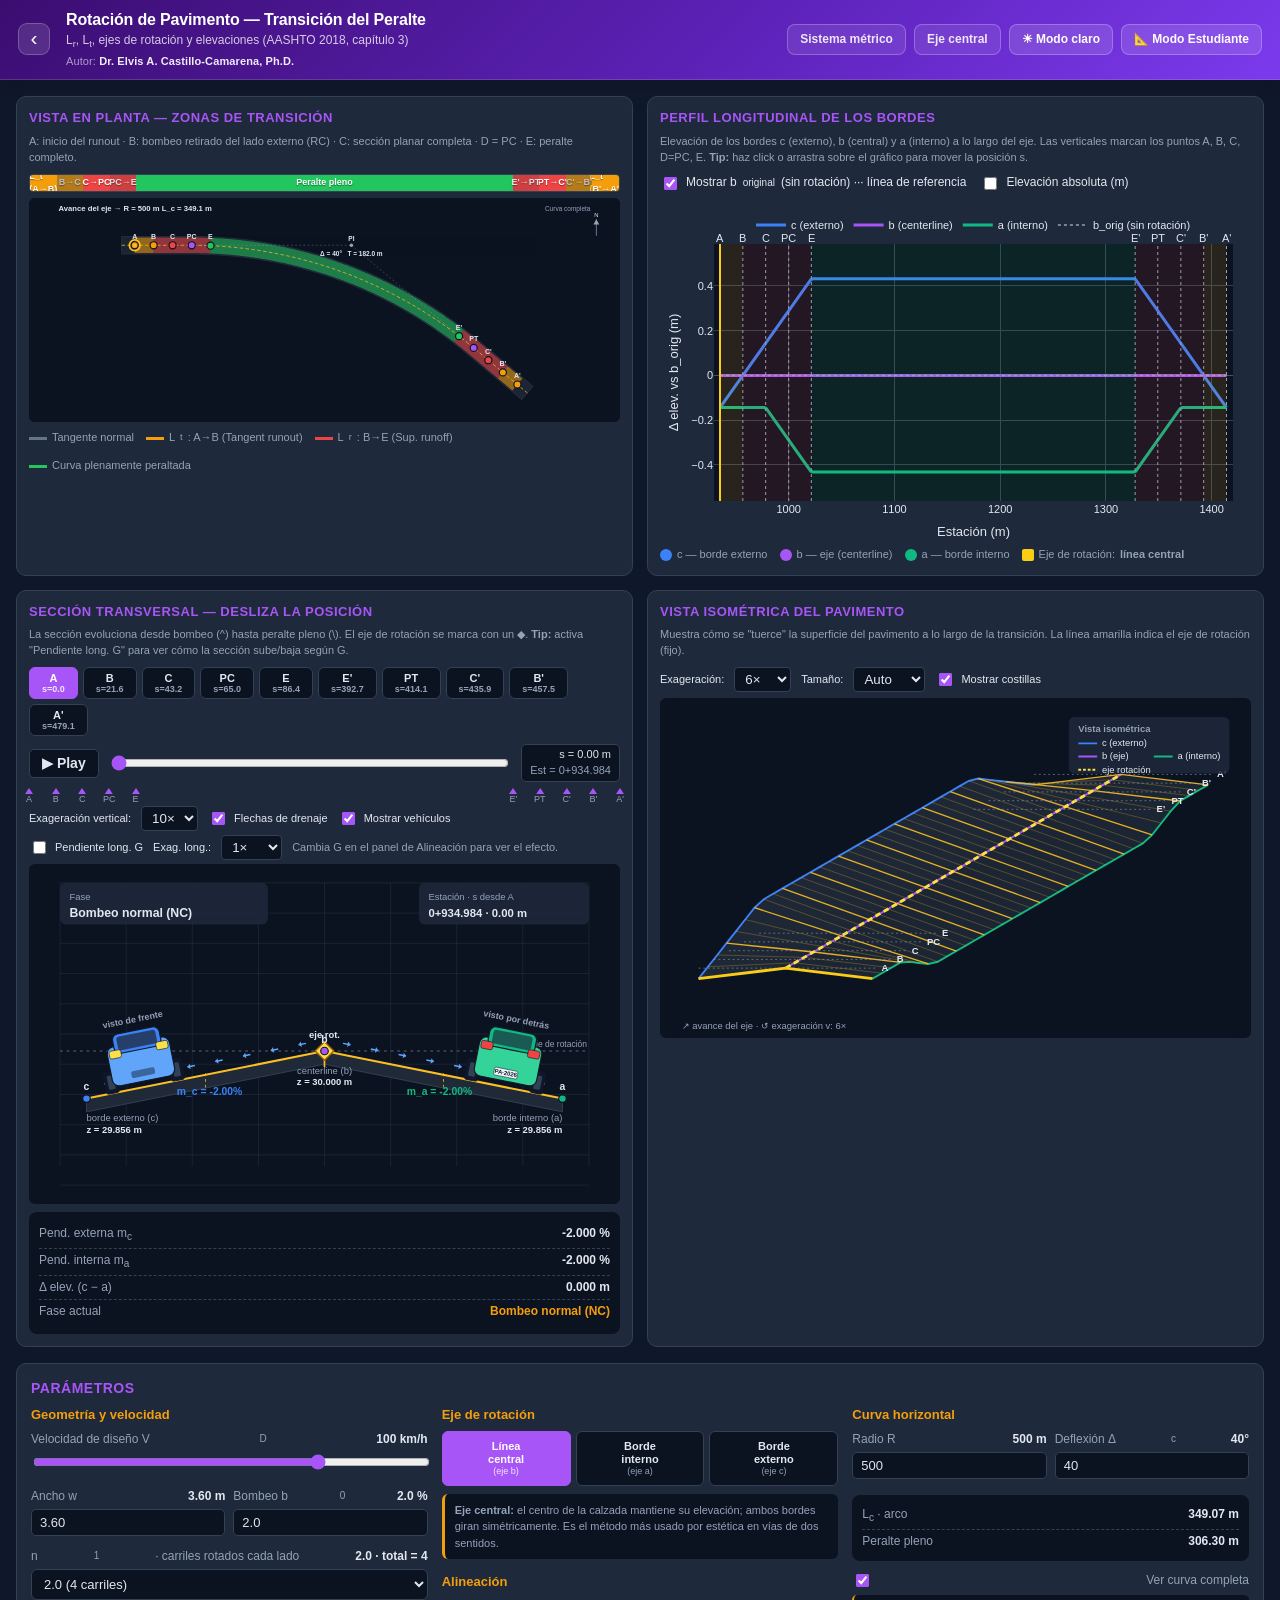
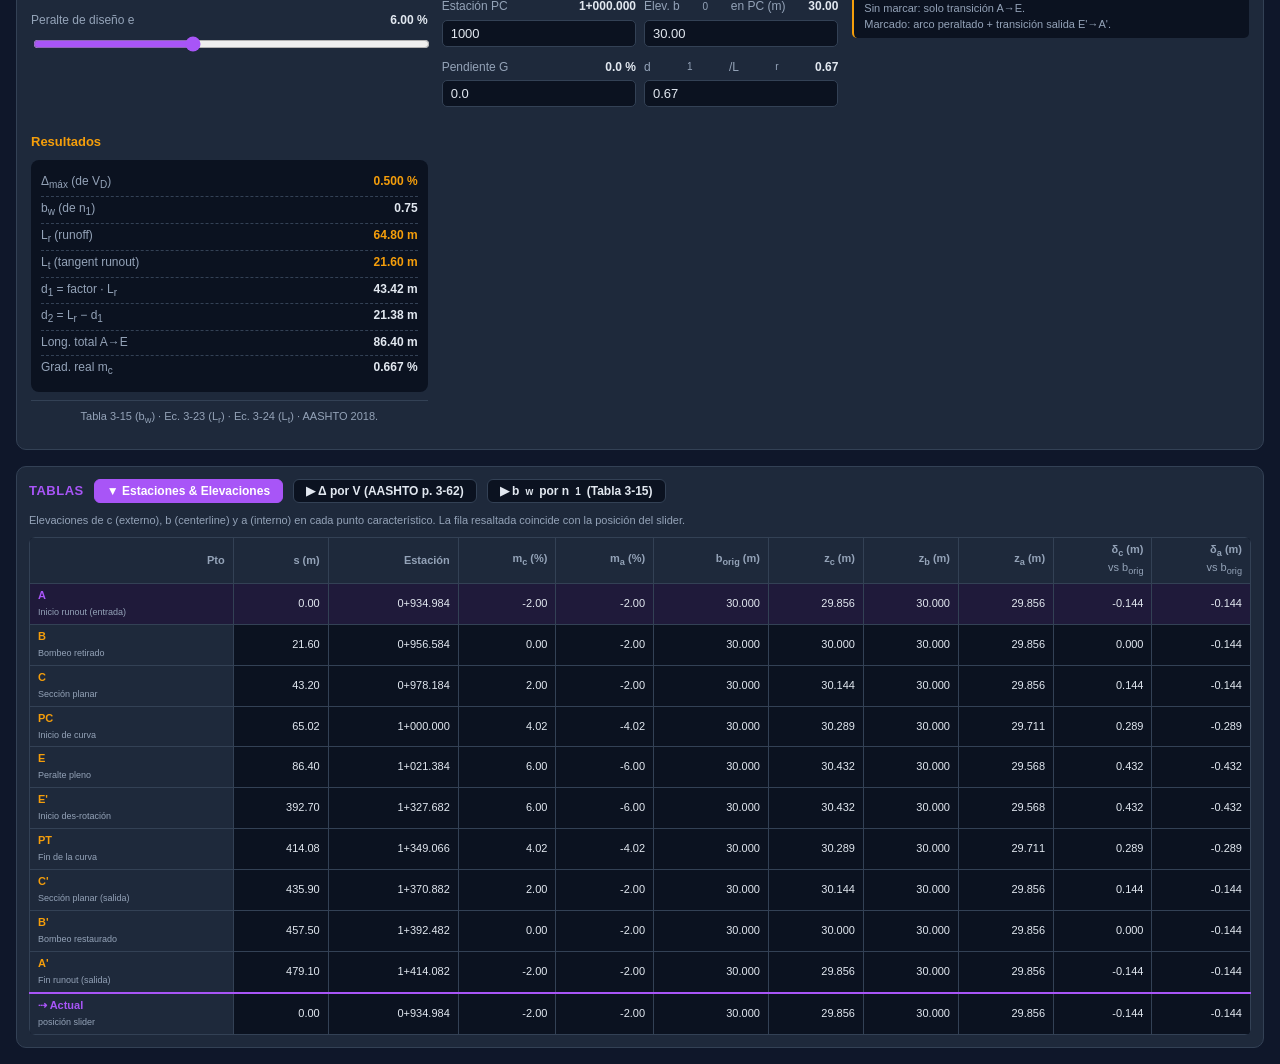
<file: apps/rotacion-peralte.html>
<!DOCTYPE html>
<html lang="es">
<head>
<meta charset="UTF-8" />
<meta name="viewport" content="width=device-width, initial-scale=1.0" />
<title>Rotación de Pavimento — Transición del Peralte (AASHTO 2018) — Dr. Elvis A. Castillo-Camarena, Ph.D.</title>
<meta name="author" content="Dr. Elvis A. Castillo-Camarena, Ph.D.">
<script src="../assets/vendor/plotly-2.35.2.min.js" charset="utf-8"></script>
<link rel="stylesheet" href="../assets/vendor/katex/katex.min.css">
<script src="../assets/vendor/katex/katex.min.js"></script>
<style>
  :root{
    --bg:#0f172a; --panel:#1e293b; --panel2:#0b1220;
    --text:#e2e8f0; --muted:#94a3b8; --accent:#a855f7;
    --accent2:#f59e0b; --good:#22c55e; --warn:#ef4444;
    --road:#374151; --highlight:#facc15;
    --border:#334155; --hdr1:#5b21b6; --hdr2:#1e293b;
    --svg-bg:#0b1220; --svg-panel:#1e293b; --svg-grid:#334155;
    --svg-road:#374151; --svg-text:#e2e8f0; --svg-muted:#94a3b8;
    --c-outer:#3b82f6; --c-center:#a855f7; --c-inner:#10b981;
    --c-tangent:#64748b; --c-runout:#f59e0b; --c-runoff:#ef4444; --c-curve:#22c55e;
  }
  :root.light{
    --bg:#f1f5f9; --panel:#ffffff; --panel2:#f8fafc;
    --text:#1e293b; --muted:#64748b; --accent:#7c3aed;
    --accent2:#b45309; --good:#15803d; --warn:#dc2626;
    --road:#cbd5e1; --highlight:#ca8a04; --border:#e2e8f0;
    --hdr1:#7c3aed; --hdr2:#ddd6fe;
    --svg-bg:#f8fafc; --svg-panel:#ffffff; --svg-grid:#e2e8f0;
    --svg-road:#cbd5e1; --svg-text:#1e293b; --svg-muted:#64748b;
    --c-outer:#2563eb; --c-center:#7c3aed; --c-inner:#059669;
    --c-tangent:#94a3b8; --c-runout:#d97706; --c-runoff:#dc2626; --c-curve:#16a34a;
  }
  *{box-sizing:border-box}
  body{
    margin:0;
    background:var(--bg);
    color:var(--text);
    font-family:-apple-system,BlinkMacSystemFont,"Segoe UI",Roboto,sans-serif;
    font-size:14px;
    line-height:1.45;
    transition:background .25s,color .25s;
  }
  header{
    background:linear-gradient(135deg,var(--hdr1) 0%,var(--hdr2) 100%);
    padding:14px 20px;
    border-bottom:1px solid var(--border);
    display:flex;
    align-items:center;
    justify-content:space-between;
    flex-wrap:wrap;
    gap:8px;
  }
  header h1{
    margin:0;font-size:18px;font-weight:600;
    letter-spacing:.2px;color:#fff;
  }
  header .sub{ font-size:12px; color:rgba(255,255,255,0.75); }
  header .author{ font-size:11px; color:rgba(255,255,255,0.55); margin-top:2px; }
  .hdr-right{display:flex;gap:6px;align-items:center;flex-wrap:wrap;}
  .badge{
    display:inline-block;padding:2px 8px;border-radius:10px;
    font-size:11px;background:rgba(255,255,255,.15);color:#fff;
  }
  :root.light .badge{background:rgba(0,0,0,.08);color:var(--text);}
  .mode-btn{
    display:flex;align-items:center;gap:5px;
    padding:5px 12px;border-radius:6px;font-size:12px;font-weight:600;
    cursor:pointer;border:1px solid rgba(255,255,255,.25);
    background:rgba(255,255,255,.1);color:#fff;transition:background .2s;
  }
  :root.light .mode-btn{color:var(--text);border-color:var(--border);background:var(--panel2);}
  .mode-btn:hover{background:rgba(255,255,255,.25);}
  :root.light .mode-btn:hover{background:var(--border);}
  .mode-btn.on{background:var(--accent);border-color:var(--accent);color:#fff;}
  .btn-mini{
    background:var(--panel2);color:var(--text);
    border:1px solid var(--border);padding:3px 8px;
    border-radius:5px;font-size:11px;cursor:pointer;line-height:1.2;
    font-weight:600;transition:background .15s;
  }
  .btn-mini:hover{ background:var(--border); }
  .btn-mini.on{ background:var(--accent); color:#fff; border-color:var(--accent); }
  .container{
    display:flex;
    flex-direction:column;
    gap:16px;
    padding:16px;
  }
  .ctrl-grid{
    display:grid;
    grid-template-columns:repeat(4, 1fr);
    gap:14px;
  }
  @media (max-width: 1280px){
    .ctrl-grid{grid-template-columns:repeat(3, 1fr);}
  }
  @media (max-width: 900px){
    .ctrl-grid{grid-template-columns:repeat(2, 1fr);}
  }
  @media (max-width: 600px){
    .ctrl-grid{grid-template-columns:1fr;}
  }
  .ctrl-col h3:first-child{margin-top:0;}
  .results-grid{
    display:grid;
    grid-template-columns:repeat(auto-fit, minmax(220px, 1fr));
    gap:10px;
    margin-top:8px;
  }
  .results-grid .results{margin-top:0;}
  .panel{
    background:var(--panel);
    border:1px solid var(--border);
    border-radius:10px;
    padding:14px;
  }
  .panel h2{
    margin:0 0 10px 0;font-size:14px;font-weight:600;
    color:var(--accent);text-transform:uppercase;letter-spacing:.5px;
  }
  .panel h3{
    margin:14px 0 6px 0;font-size:13px;font-weight:600;
    color:var(--accent2);
  }
  .ctrl{ margin-bottom:12px; }
  .ctrl label{
    display:flex;justify-content:space-between;align-items:center;
    font-size:12px;margin-bottom:4px;color:var(--muted);
  }
  .ctrl label .v{
    color:var(--text);font-weight:600;
    font-variant-numeric:tabular-nums;
  }
  .ctrl input[type=range]{ width:100%; accent-color:var(--accent); }
  .ctrl input[type=number]{
    width:100%;background:var(--panel2);color:var(--text);
    border:1px solid var(--border);padding:5px 8px;border-radius:5px;
    font-size:13px;font-variant-numeric:tabular-nums;
  }
  .ctrl select{
    width:100%;background:var(--panel2);color:var(--text);
    border:1px solid var(--border);padding:6px 8px;
    border-radius:6px;font-size:13px;
  }
  .row{display:flex;gap:8px;align-items:center;flex-wrap:wrap}
  .row-2{display:grid;grid-template-columns:1fr 1fr;gap:8px;}
  .row-3{display:grid;grid-template-columns:1fr 1fr 1fr;gap:6px;}
  .results{
    background:var(--panel2);padding:10px;
    border-radius:8px;margin-top:8px;
  }
  .results .kv{
    display:flex;justify-content:space-between;
    padding:3px 0;font-variant-numeric:tabular-nums;
    border-bottom:1px dashed var(--border);font-size:12px;
  }
  .results .kv:last-child{border-bottom:none}
  .results .kv .k{color:var(--muted);}
  .results .kv .v{font-weight:600}
  .results .kv .v.hl{color:var(--accent2);}
  .axis-pick{
    display:grid;grid-template-columns:1fr 1fr 1fr;gap:5px;margin-top:4px;
  }
  .axis-btn{
    padding:8px 4px;border-radius:6px;font-size:11px;font-weight:600;
    cursor:pointer;border:1px solid var(--border);
    background:var(--panel2);color:var(--text);
    transition:all .15s;text-align:center;line-height:1.2;
  }
  .axis-btn:hover{background:var(--border);}
  .axis-btn.on{background:var(--accent);color:#fff;border-color:var(--accent);}
  .axis-btn .em{display:block;font-size:9px;color:var(--muted);font-weight:400;}
  .axis-btn.on .em{color:rgba(255,255,255,.85);}
  .grid-vis{
    display:grid;
    grid-template-columns:1fr 1fr;
    gap:14px;
  }
  @media (max-width:900px){ .grid-vis{grid-template-columns:1fr} }
  /* Alturas para que los 4 gráficos sean comparables */
  .grid-vis .vis-card .plot{height:300px;}
  .grid-vis .vis-card .plot-tall{height:340px;}
  .grid-vis .vis-card svg.dwg{max-height:340px;}
  .vis-card{
    background:var(--panel);
    border:1px solid var(--border);
    border-radius:10px;
    padding:12px;
  }
  .vis-card.span-2{grid-column:1/-1;}
  .vis-card h3{
    margin:0 0 6px 0;font-size:13px;color:var(--accent);
    text-transform:uppercase;letter-spacing:.5px;
  }
  .vis-card .desc{
    font-size:11px;color:var(--muted);margin-bottom:8px;
  }
  .plot{height:330px;width:100%}
  .plot-tall{height:420px}
  .plot-short{height:230px}
  svg.dwg{display:block;width:100%;height:auto;background:var(--panel2);border-radius:6px}
  .formula{
    background:var(--panel2);padding:6px 10px;
    border-radius:6px;border-left:3px solid var(--accent);
    font-size:13px;margin:6px 0;overflow-x:auto;
  }
  .help{
    background:var(--panel2);border-radius:6px;padding:8px 10px;
    font-size:11px;color:var(--muted);
    border-left:3px solid var(--accent2);margin-top:8px;
    line-height:1.5;
  }
  .pill{
    display:inline-block;padding:2px 8px;border-radius:10px;
    font-size:10px;font-weight:700;color:#fff;margin-right:4px;
  }
  .legend-bar{
    display:flex;flex-wrap:wrap;gap:12px;
    font-size:11px;color:var(--muted);margin-top:8px;
    align-items:center;
  }
  .legend-bar span.lg{display:inline-flex;align-items:center;gap:5px;}
  .swatch{
    display:inline-block;width:12px;height:12px;border-radius:50%;
    vertical-align:middle;
  }
  .swatch.sq{border-radius:2px;}
  .swatch.bar{width:18px;height:3px;border-radius:0;}
  .table-wrap{
    overflow:auto;max-height:520px;
    background:var(--panel2);border-radius:6px;
  }
  table.tbl{
    border-collapse:collapse;width:100%;
    font-size:11px;font-variant-numeric:tabular-nums;
  }
  table.tbl th, table.tbl td{
    border:1px solid var(--border);padding:4px 8px;
    text-align:right;white-space:nowrap;
  }
  table.tbl th{
    background:var(--panel);color:var(--muted);
    position:sticky;top:0;font-weight:600;
  }
  table.tbl td.lbl{font-weight:600;background:var(--panel);color:var(--accent2);text-align:left;}
  table.tbl tr.station-hl td{background:rgba(168,85,247,0.12);}
  table.tbl tr.station-hl td.lbl{color:var(--accent);}
  .tbl-toggle-btn{
    display:inline-flex;align-items:center;gap:6px;
    padding:4px 12px;border-radius:6px;font-size:12px;font-weight:600;
    cursor:pointer;border:1px solid var(--border);
    background:var(--panel2);color:var(--text);transition:background .15s;
  }
  .tbl-toggle-btn:hover{background:var(--border);}
  .tbl-toggle-btn.open{background:var(--accent);color:#fff;border-color:var(--accent);}
  .tbl-collapsible{overflow:hidden;transition:max-height .3s ease;}
  .tbl-collapsible.closed{max-height:0!important;}
  .station-pills{
    display:flex;gap:5px;flex-wrap:wrap;margin:8px 0;
  }
  .station-pill{
    padding:4px 12px;border-radius:6px;font-size:11px;font-weight:700;
    cursor:pointer;border:1px solid var(--border);
    background:var(--panel2);color:var(--text);transition:all .15s;
    font-variant-numeric:tabular-nums;
  }
  .station-pill:hover{background:var(--border);}
  .station-pill.on{background:var(--accent);color:#fff;border-color:var(--accent);}
  .station-pill .stl{display:block;font-size:9px;color:var(--muted);font-weight:600;}
  .station-pill.on .stl{color:rgba(255,255,255,.85);}
  .btn{
    padding:8px 18px;border-radius:6px;border:none;cursor:pointer;
    font-size:13px;font-weight:600;transition:opacity .2s;
  }
  .btn-primary{background:var(--accent);color:#fff;}
  .btn-primary:hover{opacity:.85;}
  /* Student mode */
  #studentPanel{
    background:var(--panel);border-top:2px solid var(--accent);
    padding:20px;display:none;
  }
  #studentPanel.visible{display:block;}
  #studentPanel>h2{margin:0 0 4px;font-size:16px;font-weight:700;color:var(--accent);}
  #studentPanel>.sub{font-size:12px;color:var(--muted);margin-bottom:14px;}
  .export-bar{
    display:flex;gap:10px;margin-bottom:18px;flex-wrap:wrap;align-items:center;
  }
  .student-grid{
    display:grid;grid-template-columns:repeat(auto-fit,minmax(420px,1fr));gap:18px;
  }
  .student-card{
    background:var(--panel2);border:1px solid var(--border);
    border-radius:10px;padding:16px;
  }
  .student-card h3{margin:0 0 12px;font-size:14px;font-weight:700;color:var(--accent2);}
  .step{
    background:var(--panel);border-radius:6px;padding:10px 12px;
    margin:8px 0;border-left:3px solid var(--border);
  }
  .step-label{
    font-size:10px;color:var(--muted);font-weight:700;
    text-transform:uppercase;letter-spacing:.5px;margin-bottom:5px;
  }
  .step-formula{overflow-x:auto;padding:4px 0;}
  .step-val{
    font-size:12px;font-weight:700;color:var(--good);
    font-variant-numeric:tabular-nums;margin-top:5px;
    padding-top:5px;border-top:1px dashed var(--border);
  }
  .step-cond{font-size:11px;color:var(--accent2);margin-top:4px;}
  .step.highlight-step{border-left-color:var(--accent);}
  .katex-display{margin:.2em 0!important;overflow-x:auto;}
  .katex{font-size:1.05em!important;}
  .footer{
    color:var(--muted);font-size:11px;text-align:center;
    padding:8px;border-top:1px solid var(--border);margin-top:8px;
  }
  /* slider with labels */
  .scrub{
    display:flex;gap:10px;align-items:center;margin:6px 0;flex-wrap:wrap;
  }
  .scrub input[type=range]{flex:1;min-width:180px;accent-color:var(--accent);}
  .scrub .vbox{
    background:var(--panel2);padding:2px 8px;border-radius:5px;
    font-size:11px;font-variant-numeric:tabular-nums;
    border:1px solid var(--border);min-width:88px;text-align:right;
  }
  .scrub-marks{
    position:relative;height:18px;margin-top:1px;font-size:9px;
  }
  .scrub-marks .vmark{
    position:absolute;top:0;transform:translateX(-50%);
    text-align:center;line-height:1;
    white-space:nowrap;pointer-events:none;
    color:var(--muted);
  }
  .scrub-marks .vmark .tri{
    width:0;height:0;margin:0 auto 1px;
    border-left:4px solid transparent;border-right:4px solid transparent;
    border-bottom:6px solid var(--accent);
  }
  /* small utility */
  .small{font-size:11px;color:var(--muted);}
  .num{font-variant-numeric:tabular-nums;}
  .hint{
    background:var(--panel2);padding:6px 10px;border-radius:5px;
    border-left:2px solid var(--accent2);font-size:11px;color:var(--muted);
    margin:6px 0;line-height:1.4;
  }
  .danger{color:var(--warn);font-weight:600;}
  .good-text{color:var(--good);font-weight:600;}
  .warn-text{color:var(--accent2);font-weight:600;}
  /* checkbox label */
  .check{
    display:flex;align-items:center;gap:6px;
    font-size:12px;cursor:pointer;color:var(--text);
  }
  .check input{accent-color:var(--accent);}
  /* phase legend strip */
  .phase-strip{
    display:flex;height:18px;border-radius:4px;overflow:hidden;
    border:1px solid var(--border);margin:6px 0;font-size:9px;font-weight:600;
    color:#fff;
  }
  .phase-strip>div{
    display:flex;align-items:center;justify-content:center;
    text-shadow:0 1px 1px rgba(0,0,0,.4);
  }
</style>
<link rel="icon" href="../assets/img/favicon.svg" type="image/svg+xml">
<link rel="stylesheet" href="app-shell.css">
</head>
<body>
<header class="ec-topbar">
  <a class="ec-back" href="../index.html" title="Volver al índice de herramientas" aria-label="Volver al índice de herramientas">‹</a>
  <div class="ec-id">
    <h1>Rotación de Pavimento — Transición del Peralte</h1>
    <div class="ec-sub">L<sub>r</sub>, L<sub>t</sub>, ejes de rotación y elevaciones (AASHTO 2018, capítulo 3)</div>
    <div class="ec-author">Autor: <b>Dr. Elvis A. Castillo-Camarena, Ph.D.</b></div>
  </div>
  <div class="ec-tools">
    <span class="badge">Sistema métrico</span>
    <span class="badge" id="axisBadge">Eje central</span>
    <button class="mode-btn" id="lightBtn" onclick="toggleLight()">☀ Modo claro</button>
    <button class="mode-btn" id="studentBtn" onclick="toggleStudent()">📐 Modo Estudiante</button>
  </div>
</header>

<div class="container">

  <!-- ========================== 4 VISUALIZACIONES (2x2) ========================== -->
  <div class="grid-vis">

      <!-- VISTA EN PLANTA -->
      <div class="vis-card">
        <h3>Vista en planta — Zonas de transición</h3>
        <div class="desc">
          A: inicio del runout · B: bombeo retirado del lado externo (RC) ·
          C: sección planar completa · D = PC · E: peralte completo.
        </div>
        <div class="phase-strip" id="phaseStrip"></div>
        <svg class="dwg" id="planSvg" viewBox="0 0 1000 380" style="aspect-ratio:1000/380"></svg>
        <div class="legend-bar">
          <span class="lg"><span class="swatch bar" style="background:var(--c-tangent)"></span>Tangente normal</span>
          <span class="lg"><span class="swatch bar" style="background:var(--c-runout)"></span>L<sub>t</sub>: A→B (Tangent runout)</span>
          <span class="lg"><span class="swatch bar" style="background:var(--c-runoff)"></span>L<sub>r</sub>: B→E (Sup. runoff)</span>
          <span class="lg"><span class="swatch bar" style="background:var(--c-curve)"></span>Curva plenamente peraltada</span>
        </div>
      </div>

      <!-- PERFIL LONGITUDINAL -->
      <div class="vis-card">
        <h3>Perfil longitudinal de los bordes</h3>
        <div class="desc">
          Elevación de los bordes c (externo), b (central) y a (interno) a lo largo del eje.
          Las verticales marcan los puntos A, B, C, D=PC, E. <b>Tip:</b> haz click o arrastra sobre el gráfico para mover la posición s.
        </div>
        <div class="row" style="gap:14px;margin-bottom:6px">
          <label class="check">
            <input type="checkbox" id="showBorigChk" checked />
            Mostrar b<sub>original</sub> (sin rotación) ··· línea de referencia
          </label>
          <label class="check">
            <input type="checkbox" id="absElevChk" />
            Elevación absoluta (m)
          </label>
        </div>
        <div id="plotProfile" class="plot plot-tall"></div>
        <div class="legend-bar">
          <span class="lg"><span class="swatch" style="background:var(--c-outer)"></span>c — borde externo</span>
          <span class="lg"><span class="swatch" style="background:var(--c-center)"></span>b — eje (centerline)</span>
          <span class="lg"><span class="swatch" style="background:var(--c-inner)"></span>a — borde interno</span>
          <span class="lg" id="axisLegend"><span class="swatch sq" style="background:var(--highlight)"></span>Eje de rotación: <b>línea central</b></span>
        </div>
      </div>

      <!-- SECCIÓN TRANSVERSAL ANIMADA -->
      <div class="vis-card">
        <h3>Sección transversal — desliza la posición</h3>
        <div class="desc">
          La sección evoluciona desde bombeo (^) hasta peralte pleno (\). El eje de rotación se marca con un ◆.
          <b>Tip:</b> activa "Pendiente long. G" para ver cómo la sección sube/baja según G.
        </div>
        <div class="station-pills" id="stationPills"></div>
        <div class="scrub">
          <button id="playBtn" class="btn-mini" style="padding:5px 12px;font-size:14px;min-width:62px" title="Animar transición">▶ Play</button>
          <input type="range" id="scrubSlider" min="0" max="100" step="0.1" value="0" />
          <div class="vbox">
            <div>s = <span id="scrubSlbl" class="num">0.00</span> m</div>
            <div class="small">Est = <span id="scrubStaLbl" class="num">0+000</span></div>
          </div>
        </div>
        <div class="scrub-marks" id="scrubMarks"></div>
        <div class="row" style="gap:10px;align-items:center;margin-bottom:4px">
          <label class="check" style="font-size:11px">
            Exageración vertical:
            <select id="crossExag" style="background:var(--panel2);color:var(--text);border:1px solid var(--border);padding:3px 6px;border-radius:4px;margin-left:4px">
              <option value="1">1×</option>
              <option value="5">5×</option>
              <option value="10" selected>10×</option>
              <option value="20">20×</option>
              <option value="50">50×</option>
            </select>
          </label>
          <label class="check" style="font-size:11px">
            <input type="checkbox" id="showDrainChk" checked /> Flechas de drenaje
          </label>
          <label class="check" style="font-size:11px">
            <input type="checkbox" id="showVehChk" checked /> Mostrar vehículos
          </label>
        </div>
        <div class="row" style="gap:10px;align-items:center;margin-bottom:4px">
          <label class="check" style="font-size:11px">
            <input type="checkbox" id="showLongSlopeChk" /> Pendiente long. G
          </label>
          <label class="check" style="font-size:11px">
            Exag. long.:
            <select id="longExagSel" style="background:var(--panel2);color:var(--text);border:1px solid var(--border);padding:3px 6px;border-radius:4px;margin-left:4px">
              <option value="0.5">0.5×</option>
              <option value="1" selected>1×</option>
              <option value="2">2×</option>
              <option value="5">5×</option>
              <option value="10">10×</option>
              <option value="25">25×</option>
            </select>
          </label>
          <span class="small" style="font-size:11px;color:var(--muted)">
            Cambia G en el panel de Alineación para ver el efecto.
          </span>
        </div>
        <svg class="dwg" id="sectSvg" viewBox="0 0 600 360" style="aspect-ratio:600/360"></svg>
        <div class="results" style="margin-top:8px">
          <div class="kv"><span class="k">Pend. externa m<sub>c</sub></span><span class="v"><span id="mcSecLbl">−2.00</span> %</span></div>
          <div class="kv"><span class="k">Pend. interna m<sub>a</sub></span><span class="v"><span id="maSecLbl">−2.00</span> %</span></div>
          <div class="kv"><span class="k">Δ elev. (c − a)</span><span class="v"><span id="dzSecLbl">0.00</span> m</span></div>
          <div class="kv"><span class="k">Fase actual</span><span class="v hl" id="phaseLbl">Bombeo normal</span></div>
        </div>
      </div>

      <!-- VISTA ISOMÉTRICA -->
      <div class="vis-card">
        <h3>Vista isométrica del pavimento</h3>
        <div class="desc">
          Muestra cómo se "tuerce" la superficie del pavimento a lo largo de la transición.
          La línea amarilla indica el eje de rotación (fijo).
        </div>
        <div class="row" style="margin-bottom:6px;gap:10px">
          <label class="check" style="font-size:11px">
            Exageración:
            <select id="isoExag" style="background:var(--panel2);color:var(--text);border:1px solid var(--border);padding:3px 6px;border-radius:4px;margin-left:4px">
              <option value="3">3×</option>
              <option value="6" selected>6×</option>
              <option value="12">12×</option>
              <option value="25">25×</option>
            </select>
          </label>
          <label class="check" style="font-size:11px">
            Tamaño:
            <select id="isoSize" style="background:var(--panel2);color:var(--text);border:1px solid var(--border);padding:3px 6px;border-radius:4px;margin-left:4px">
              <option value="auto" selected>Auto</option>
              <option value="0.50">50 %</option>
              <option value="0.65">65 %</option>
              <option value="0.80">80 %</option>
              <option value="1.00">100 %</option>
              <option value="1.25">125 %</option>
              <option value="1.50">150 %</option>
            </select>
          </label>
          <label class="check" style="font-size:11px">
            <input type="checkbox" id="showRibsChk" checked /> Mostrar costillas
          </label>
        </div>
        <svg class="dwg" id="isoSvg" viewBox="0 0 600 360" style="aspect-ratio:600/360"></svg>
      </div>

  </div>
  <!-- ========================== FIN GRID 2x2 ========================== -->

  <!-- ========================== PANEL DE PARÁMETROS Y RESULTADOS ========================== -->
  <div class="panel" id="controlPanel">
    <h2 style="margin-bottom:8px">Parámetros</h2>
    <div class="ctrl-grid">

      <!-- Columna 1: Geometría y velocidad -->
      <div class="ctrl-col">
        <h3>Geometría y velocidad</h3>
        <div class="ctrl">
          <label>Velocidad de diseño V<sub>D</sub>
            <span class="v"><span id="vLbl">100</span> km/h</span>
          </label>
          <input type="range" id="vSlider" min="20" max="130" step="10" value="100" />
        </div>
        <div class="row-2">
          <div class="ctrl">
            <label>Ancho w
              <span class="v"><span id="wLbl">3.60</span> m</span>
            </label>
            <input type="number" id="wInp" min="2.5" max="4.5" step="0.05" value="3.60" />
          </div>
          <div class="ctrl">
            <label>Bombeo b<sub>0</sub>
              <span class="v"><span id="b0Lbl">2.0</span> %</span>
            </label>
            <input type="number" id="b0Inp" min="1.0" max="4.0" step="0.1" value="2.0" />
          </div>
        </div>
        <div class="ctrl">
          <label>n<sub>1</sub> · carriles rotados cada lado
            <span class="v"><span id="n1Lbl">2.0</span> · total = <span id="ntotLbl">4</span></span>
          </label>
          <select id="n1Sel">
            <option value="1.0">1.0 (2 carriles)</option>
            <option value="1.5">1.5</option>
            <option value="2.0" selected>2.0 (4 carriles)</option>
            <option value="2.5">2.5</option>
            <option value="3.0">3.0 (6 carriles)</option>
            <option value="3.5">3.5</option>
          </select>
        </div>
        <div class="ctrl">
          <label>Peralte de diseño e
            <span class="v"><span id="eLbl">6.00</span> %</span>
          </label>
          <input type="range" id="eSlider" min="2.0" max="12.0" step="0.1" value="6.00" />
        </div>
      </div>

      <!-- Columna 2: Eje de rotación -->
      <div class="ctrl-col">
        <h3>Eje de rotación</h3>
        <div class="axis-pick" id="axisPick">
          <button class="axis-btn on" data-axis="center">Línea<br>central<br><span class="em">(eje b)</span></button>
          <button class="axis-btn" data-axis="inner">Borde<br>interno<br><span class="em">(eje a)</span></button>
          <button class="axis-btn" data-axis="outer">Borde<br>externo<br><span class="em">(eje c)</span></button>
        </div>
        <div class="help" id="axisHelp">
          <b>Eje central:</b> el centro mantiene su elevación; ambos bordes giran simétricamente.
        </div>
        <h3>Alineación</h3>
        <div class="row-2">
          <div class="ctrl">
            <label>Estación PC
              <span class="v num"><span id="pcStaLbl">1+000</span></span>
            </label>
            <input type="number" id="pcStaInp" min="0" step="1" value="1000" />
          </div>
          <div class="ctrl">
            <label>Elev. b<sub>0</sub> en PC (m)
              <span class="v"><span id="pcElevLbl">30.00</span></span>
            </label>
            <input type="number" id="pcElevInp" step="0.01" value="30.00" />
          </div>
        </div>
        <div class="row-2">
          <div class="ctrl">
            <label>Pendiente G
              <span class="v"><span id="gLbl">0.0</span> %</span>
            </label>
            <input type="number" id="gInp" min="-12" max="12" step="0.1" value="0.0" />
          </div>
          <div class="ctrl">
            <label>d<sub>1</sub>/L<sub>r</sub>
              <span class="v"><span id="d1Lbl">0.67</span></span>
            </label>
            <input type="number" id="d1Inp" min="0.5" max="0.8" step="0.01" value="0.67" />
          </div>
        </div>
      </div>

      <!-- Columna 3: Curva horizontal -->
      <div class="ctrl-col">
        <h3>Curva horizontal</h3>
        <div class="row-2">
          <div class="ctrl">
            <label>Radio R
              <span class="v"><span id="rLbl">500</span> m</span>
            </label>
            <input type="number" id="rInp" min="50" max="3000" step="10" value="500" />
          </div>
          <div class="ctrl">
            <label>Deflexión Δ<sub>c</sub>
              <span class="v"><span id="defLbl">40</span>°</span>
            </label>
            <input type="number" id="defInp" min="2" max="170" step="1" value="40" />
          </div>
        </div>
        <div class="results" style="margin-top:4px;padding:8px 10px">
          <div class="kv"><span class="k">L<sub>c</sub> · arco</span><span class="v"><span id="lcOut">349.07</span> m</span></div>
          <div class="kv"><span class="k">Peralte pleno</span><span class="v" id="fullSuperOut">300.83 m</span></div>
        </div>
        <div class="ctrl" style="margin-top:10px">
          <label class="check">
            <input type="checkbox" id="showFullCurveChk" checked />
            Ver curva completa
          </label>
          <div class="hint" style="margin-top:5px">
            Sin marcar: solo transición A→E.<br>
            Marcado: arco peraltado + transición salida E'→A'.
          </div>
        </div>
      </div>

      <!-- Columna 4: Resultados -->
      <div class="ctrl-col">
        <h3>Resultados</h3>
        <div class="results" id="resultsBox">
          <div class="kv"><span class="k">Δ<sub>máx</sub> (de V<sub>D</sub>)</span><span class="v hl"><span id="dmaxOut">0.50</span> %</span></div>
          <div class="kv"><span class="k">b<sub>w</sub> (de n<sub>1</sub>)</span><span class="v" id="bwOut">0.75</span></div>
          <div class="kv"><span class="k">L<sub>r</sub> (runoff)</span><span class="v hl"><span id="lrOut">64.80</span> m</span></div>
          <div class="kv"><span class="k">L<sub>t</sub> (tangent runout)</span><span class="v hl"><span id="ltOut">21.60</span> m</span></div>
          <div class="kv"><span class="k">d<sub>1</sub> = factor · L<sub>r</sub></span><span class="v"><span id="d1Out">43.42</span> m</span></div>
          <div class="kv"><span class="k">d<sub>2</sub> = L<sub>r</sub> − d<sub>1</sub></span><span class="v"><span id="d2Out">21.38</span> m</span></div>
          <div class="kv"><span class="k">Long. total A→E</span><span class="v"><span id="totalOut">86.40</span> m</span></div>
          <div class="kv"><span class="k">Grad. real m<sub>c</sub></span><span class="v" id="mcOut">0.667 %</span></div>
        </div>
        <div class="footer small" style="margin-top:8px">
          Tabla 3-15 (b<sub>w</sub>) · Ec. 3-23 (L<sub>r</sub>) · Ec. 3-24 (L<sub>t</sub>) · AASHTO 2018.
        </div>
      </div>

    </div>
  </div>

  <!-- ========================== TABLAS ========================== -->
  <div class="vis-card span-2">
        <div style="display:flex;gap:10px;align-items:center;flex-wrap:wrap;margin-bottom:10px">
          <h3 style="margin:0">Tablas</h3>
          <button class="tbl-toggle-btn open" id="toggleStations" onclick="toggleTable('stations')">▼ Estaciones &amp; Elevaciones</button>
          <button class="tbl-toggle-btn" id="toggleDelta" onclick="toggleTable('delta')">▶ Δ por V (AASHTO p. 3-62)</button>
          <button class="tbl-toggle-btn" id="toggleBw" onclick="toggleTable('bw')">▶ b<sub>w</sub> por n<sub>1</sub> (Tabla 3-15)</button>
        </div>

        <div id="stationsSection" class="tbl-collapsible" style="max-height:2000px">
          <div class="desc">
            Elevaciones de c (externo), b (centerline) y a (interno) en cada punto característico.
            La fila resaltada coincide con la posición del slider.
          </div>
          <div class="table-wrap"><table class="tbl" id="stationsTable"></table></div>
        </div>

        <div id="deltaSection" class="tbl-collapsible closed">
          <div class="desc" style="margin-top:10px">
            Gradiente relativo máximo Δ<sub>máx</sub> (pendiente longitudinal del borde respecto al eje) en función de V. Interpolar entre valores.
          </div>
          <div class="table-wrap"><table class="tbl" id="deltaTable"></table></div>
          <div class="help">
            Para V &gt; 80 km/h: Δ<sub>máx</sub> = 0.50 % (1:200). Para V &lt; 30: Δ<sub>máx</sub> = 0.80 % (1:125).
            Mayores gradientes producen transiciones cortas pero "abruptas" estéticamente.
          </div>
        </div>

        <div id="bwSection" class="tbl-collapsible closed">
          <div class="desc" style="margin-top:10px">
            Factor de ajuste b<sub>w</sub> según número de carriles rotados n<sub>1</sub>. Compensa el efecto visual cuando hay muchos carriles.
          </div>
          <div class="table-wrap"><table class="tbl" id="bwTable"></table></div>
          <div class="help">
            Para una calzada amplia (n<sub>1</sub> grande), un L<sub>r</sub> proporcional sería excesivamente largo. b<sub>w</sub> &lt; 1 lo reduce manteniendo una apariencia razonable.
          </div>
        </div>
  </div>
  <!-- ========================== FIN TABLAS ========================== -->

</div>

<!-- STUDENT PANEL -->
<div id="studentPanel">
  <h2>📐 Modo Estudiante — Solución paso a paso</h2>
  <div class="sub">Fórmulas AASHTO 2018 resueltas con los valores actuales. Se actualiza al cambiar parámetros.</div>
  <div class="export-bar">
    <button class="btn btn-primary" onclick="window.print()">🖨 Imprimir / Exportar PDF</button>
    <span class="small">Usa "Imprimir" del navegador y elige "Guardar como PDF".</span>
  </div>
  <div id="studentContent" class="student-grid"></div>
</div>

<script>
"use strict";

/* ============================================================
 *  Datos AASHTO
 * ============================================================ */

// Gradiente relativo máximo Δ (%) por velocidad (interpolar)
// V > 80 → 0.5%; V=70 → 1/175 = 0.571%; V=50 → 1/150 = 0.667%; V≤30 → 1/125 = 0.8%
const DELTA_BY_V = [
  {V:30,  d:0.800, ratio:"1:125"},
  {V:50,  d:0.667, ratio:"1:150"},
  {V:70,  d:0.571, ratio:"1:175"},
  {V:80,  d:0.500, ratio:"1:200"},
  {V:130, d:0.500, ratio:"1:200"},
];

// Factor de ajuste b_w (Tabla 3-15)
const BW_TABLE = [
  {n:1.0, b:1.00},
  {n:1.5, b:0.83},
  {n:2.0, b:0.75},
  {n:2.5, b:0.70},
  {n:3.0, b:0.67},
  {n:3.5, b:0.64},
];

/* ============================================================
 *  Estado
 * ============================================================ */
const state = {
  V: 100,
  w: 3.60,
  n1: 2.0,
  b0: 2.0,      // %
  e: 6.0,       // %
  axis: "center", // center | inner | outer
  pcSta: 1000,
  pcElev: 30.00, // ALWAYS elevation of b_original (centerline sin rotación) at PC
  G: 0.0,       // %
  d1Frac: 0.67, // d1/Lr
  R: 500,       // m
  defl: 40,     // ° deflexión Δ_c en PI
  showFullCurve: true, // si false, sólo muestra A→E (entrada)
  scrubFrac: 0, // 0..1 along visualized range
  exag: 10,
  isoExag: 6,
  isoSize: "auto", // "auto" | "0.50".."1.50"
  lightMode: false,
  studentMode: false,
  showBorig: true,
  absElev: false,
  showDrain: true,
  showRibs: true,
  showVehicles: true,
  showLongSlope: false,
  longExag: 1,
};
// ntot se calcula como 2*n1 (lo expone una propiedad)
Object.defineProperty(state, 'ntot', { get(){ return 2*this.n1; } });

/* ============================================================
 *  Utilidades de interpolación
 * ============================================================ */
function interp(x, xs, ys){
  if(x<=xs[0]) return ys[0];
  if(x>=xs[xs.length-1]) return ys[ys.length-1];
  for(let i=0;i<xs.length-1;i++){
    if(x>=xs[i]&&x<=xs[i+1]){
      const t=(x-xs[i])/(xs[i+1]-xs[i]);
      return ys[i]*(1-t)+ys[i+1]*t;
    }
  }
  return ys[ys.length-1];
}
function deltaOf(V){
  const xs=DELTA_BY_V.map(d=>d.V), ys=DELTA_BY_V.map(d=>d.d);
  return interp(V,xs,ys);
}
function bwOf(n1){
  const xs=BW_TABLE.map(d=>d.n), ys=BW_TABLE.map(d=>d.b);
  return interp(n1,xs,ys);
}
function fmtStation(s){
  const km=Math.floor(s/1000);
  const m=s-km*1000;
  return `${km}+${m.toFixed(3).padStart(7,'0')}`;
}
function fmt(n, d=3){
  if(!Number.isFinite(n)) return "—";
  return Number(n).toFixed(d);
}
function tex(formula, display=false){
  try{
    return katex.renderToString(formula,{throwOnError:false,displayMode:display});
  }catch(e){ return `<code>${formula}</code>`; }
}

/* ============================================================
 *  CÁLCULO PRINCIPAL
 * ============================================================ */
function compute(){
  const w=state.w, n1=state.n1, b0=state.b0/100, e=state.e/100;
  const V=state.V;
  const D=deltaOf(V)/100;       // Δ decimal
  const bw=bwOf(n1);
  // Ec. 3-23 (métrica): Lr = (w·n1·e_d / Δ)·b_w
  const Lr = (w*n1*e/D)*bw;
  const Lt = Lr * (b0/e);
  const d1 = state.d1Frac * Lr;
  const d2 = Lr - d1;
  const W = n1*w;               // distancia desde el eje a borde rotado
  const mc = (W*e)/Lr;          // gradiente real del borde externo

  // Geometría de la curva circular
  const defl_rad = state.defl * Math.PI/180;
  const Lcurve = state.R * defl_rad;  // longitud del arco PC→PT

  // ============ Posiciones a lo largo del ALINEAMIENTO (variable s) ============
  // s = 0 corresponde al punto A de entrada
  // Entrada: A_in — B_in — C_in — PC — E_in
  // Curva:   E_in — (peralte pleno) — E_out
  // Salida:  E_out — PT — C_out — B_out — A_out
  const s_A_in = 0;
  const s_B_in = Lt;
  const s_C_in = 2*Lt;
  const s_PC   = Lt + d1;            // = s del PC
  const s_E_in = Lt + Lr;            // = s del E de entrada
  const s_PT   = s_PC + Lcurve;      // = s del PT
  const s_E_out= s_PT - d2;          // = s del E de salida (espejo de E_in)
  const s_C_out= s_PT + (d1 - Lt);
  const s_B_out= s_PT + d1;
  const s_A_out= s_PT + Lt + d1;
  const T      = s_A_out;            // longitud total del alineamiento
  // Verificar si hay peralte pleno (es necesario que sE_in < sE_out)
  const hasFullSuper = (s_E_out - s_E_in) > 0;
  const fullSuperLen = Math.max(0, s_E_out - s_E_in);

  // Estación numérica (en m de proyecto): convertir s → station
  function stationOf(s){ return state.pcSta + (s - s_PC); }

  return {
    V, w, n1, b0, e, D, bw, Lr, Lt, d1, d2, W, mc,
    s_A_in, s_B_in, s_C_in, s_PC, s_E_in, s_E_out, s_PT, s_C_out, s_B_out, s_A_out,
    T, Lcurve, defl_rad, hasFullSuper, fullSuperLen,
    G: state.G/100,
    stationOf,
    // alias para compatibilidad
    sA: stationOf(s_A_in), sB: stationOf(s_B_in), sC: stationOf(s_C_in),
    sD: stationOf(s_PC), sE: stationOf(s_E_in),
  };
}

// Rango de s mostrado según showFullCurve
function visibleRange(C){
  return state.showFullCurve ? [0, C.T] : [0, C.s_E_in];
}

/* ============================================================
 *  m_c(s) y m_a(s) en función de la distancia desde A
 *  s en [0, Lt+Lr]
 *  Devuelve las pendientes (decimales, signed) de cada mitad:
 *    m_c: slope de mitad externa (centro→borde externo). NC = -b0 → +e
 *    m_a: slope de mitad interna (centro→borde interno). NC = -b0 → -e
 * ============================================================ */
// Pendientes m_c (lado externo) y m_a (lado interno) en función de la distancia
// a lo largo del alineamiento de entrada (s en [0, Lt+Lr]).
function slopesEntry(s, Lt, Lr, b0, e){
  if(s<=0) return {mc:-b0, ma:-b0};
  if(s<=Lt) return {mc:-b0 + b0*(s/Lt), ma:-b0};
  if(s<=2*Lt) return {mc: b0*((s-Lt)/Lt), ma:-b0};
  if(s<=Lt+Lr){
    const t=(s-2*Lt)/(Lr-Lt);
    return {mc: b0+(e-b0)*t, ma: -b0-(e-b0)*t};
  }
  return {mc:e, ma:-e};
}

// Pendientes a lo largo del ALINEAMIENTO completo (s en [0, T]).
// Entrada → peralte pleno → salida (espejo).
function slopesAt(s, C){
  const {Lt, Lr, b0, e, s_E_in, s_E_out, s_A_out} = C;
  if(s <= s_E_in) return slopesEntry(s, Lt, Lr, b0, e);
  if(s < s_E_out) return {mc:e, ma:-e};               // peralte pleno
  if(s <= s_A_out){
    // espejo: distancia desde A_out hacia atrás
    const sm = s_A_out - s;
    return slopesEntry(sm, Lt, Lr, b0, e);
  }
  return {mc:-b0, ma:-b0};
}

/* ============================================================
 *  Elevaciones c, b, a en la sección a distancia s desde A
 * ============================================================ */
// Calcula c, b, a en función de s (distancia desde A_in a lo largo del alineamiento).
// La elevación de referencia es b_original (centerline sin rotación), que es la rasante
// de diseño cuando se rota sobre el eje central. Para rotación inner/outer, el eje de
// rotación está W*b0 por debajo de b_original (porque en NC ambos bordes están bajo
// la línea central).
function sectionElevs(s, C){
  const {mc, ma} = slopesAt(s, C);
  const W = C.W;
  const station = C.stationOf(s);
  // bOrig SIEMPRE corresponde a la centerline sin rotación a esa estación
  const bOrig = state.pcElev + C.G * (s - C.s_PC);
  // Eje de rotación absoluto a esa estación
  const axisZ = (state.axis === "center") ? bOrig : (bOrig - W*C.b0);
  let b_e, a_e, c_e;
  if(state.axis==="center"){
    b_e = axisZ;
    c_e = axisZ + W*mc;
    a_e = axisZ + W*ma;
  } else if(state.axis==="inner"){
    a_e = axisZ;
    b_e = axisZ - W*ma;
    c_e = b_e + W*mc;
  } else { // outer
    c_e = axisZ;
    b_e = axisZ - W*mc;
    a_e = b_e + W*ma;
  }
  return { c:c_e, b:b_e, a:a_e, bOrig, mc, ma, station, s, axisZ };
}

/* ============================================================
 *  THEME
 * ============================================================ */
function plotTheme(){
  return state.lightMode ? {
    paper_bg:'#ffffff', plot_bg:'#f8fafc',
    font_color:'#1e293b', grid:'#e2e8f0', zero:'#cbd5e1', muted:'#64748b'
  } : {
    paper_bg:'#1e293b', plot_bg:'#0b1220',
    font_color:'#e2e8f0', grid:'#334155', zero:'#475569', muted:'#94a3b8'
  };
}
function svgC(){
  return state.lightMode ? {
    bg:'#f8fafc', panel:'#ffffff', grid:'#e2e8f0',
    road:'#cbd5e1', text:'#1e293b', muted:'#64748b', border:'#e2e8f0',
    asphalt:'#475569', stripe:'#fbbf24'
  } : {
    bg:'#0b1220', panel:'#1e293b', grid:'#334155',
    road:'#374151', text:'#e2e8f0', muted:'#94a3b8', border:'#334155',
    asphalt:'#1f2937', stripe:'#fbbf24'
  };
}

/* ============================================================
 *  PLAN VIEW (vista en planta)
 * ============================================================ */
function drawPlan(C){
  const svg = document.getElementById('planSvg');
  const cv = svgC();
  const W_svg = 1000, H_svg = 380;
  const margin = 50;

  const R = state.R;
  const deflR = C.defl_rad;
  const Lt=C.Lt, d1=C.d1, Lr=C.Lr, d2=C.d2, Lcurve=C.Lcurve;

  // Coordenadas locales (metros): PC en (0,0), tangente entrada horizontal hacia x<0
  // Centro del arco O en (0, R), curva hacia abajo (curveRight visual)
  function curvePos(s_from_PC){
    const th = s_from_PC / R;
    return {x: R*Math.sin(th), y: R*(1 - Math.cos(th))};
  }
  const PT_pos = curvePos(Lcurve);
  const E_in_pos = curvePos(d2);
  const E_out_pos = curvePos(Lcurve - d2);
  const tanOutDir = {x: Math.cos(deflR), y: Math.sin(deflR)};
  function exitPos(distFromPT){
    return {x: PT_pos.x + tanOutDir.x*distFromPT, y: PT_pos.y + tanOutDir.y*distFromPT};
  }
  // Posiciones de los puntos clave en coords locales
  function posAtS(s){
    if(s <= C.s_PC){
      // En la tangente de entrada: s=0 en A_in con x = -(Lt+d1); s=s_PC en PC con x=0
      return {x: -(C.s_PC - s), y: 0};
    } else if(s <= C.s_PT){
      return curvePos(s - C.s_PC);
    } else {
      return exitPos(s - C.s_PT);
    }
  }
  const tanExtra = Math.max(15, 0.12*(Lt+d1));
  const A_in_pos = posAtS(0);
  const A_out_pos = posAtS(C.s_A_out);
  const PreA_in = {x: A_in_pos.x - tanExtra, y: 0};
  const PostA_out = {x: A_out_pos.x + tanOutDir.x*tanExtra, y: A_out_pos.y + tanOutDir.y*tanExtra};
  // PI (punto intersección tangentes)
  const T_tan = R * Math.tan(deflR/2);
  const PI_pos = {x: T_tan, y: 0};

  // Sample arc for bounding box
  const arcSamples = [];
  const Narc = 60;
  for(let i=0;i<=Narc;i++) arcSamples.push(curvePos(i/Narc*Lcurve));

  // Bounding box (incluye también centro O y PI si caben)
  let xmin=PreA_in.x, xmax=PreA_in.x, ymin=0, ymax=0;
  for(const p of [PreA_in, PostA_out, PI_pos, ...arcSamples]){
    xmin = Math.min(xmin, p.x); xmax = Math.max(xmax, p.x);
    ymin = Math.min(ymin, p.y); ymax = Math.max(ymax, p.y);
  }
  // Incluir centro O solo si la deflexión es modesta para que la curva se vea proporcionada;
  // si la deflexión es grande, el centro está muy lejos así que se sale automáticamente.

  const availW = W_svg - 2*margin;
  const availH = H_svg - 2*margin - 30; // espacio para título
  const scaleX = availW / Math.max(0.001, xmax - xmin);
  const scaleY = availH / Math.max(0.001, ymax - ymin);
  const scale = Math.min(scaleX, scaleY);
  const drawnW = (xmax-xmin)*scale;
  const drawnH = (ymax-ymin)*scale;
  const offsetX = margin + (availW - drawnW)/2;
  const offsetY = margin + 30 + (availH - drawnH)/2;
  function tx(x){ return offsetX + (x - xmin)*scale; }
  function ty(y){ return offsetY + (y - ymin)*scale; }

  // Ancho visual del pavimento
  const roadW_m = state.ntot * state.w;
  const roadW_px = Math.max(12, Math.min(56, roadW_m * scale * 0.7));

  let svgHTML = `<rect x="0" y="0" width="${W_svg}" height="${H_svg}" fill="${cv.bg}"/>`;

  // === Banda del pavimento ===
  function clinePoints(){
    const pts = [];
    pts.push(PreA_in);
    // Entrada (incl. A_in...PC, sampled poco a poco)
    const Ntan = 6;
    for(let i=1;i<=Ntan;i++) pts.push({x: A_in_pos.x + (0 - A_in_pos.x)*i/Ntan, y: 0});
    // Arco
    for(const p of arcSamples.slice(1)) pts.push(p);
    // Salida
    for(let i=1;i<=Ntan;i++) pts.push({x: PT_pos.x + tanOutDir.x*(C.s_A_out - C.s_PT)*(i/Ntan), y: PT_pos.y + tanOutDir.y*(C.s_A_out - C.s_PT)*(i/Ntan)});
    pts.push(PostA_out);
    return pts;
  }
  function toSvg(pts){ return pts.map(p => ({x:tx(p.x), y:ty(p.y)})); }
  function offsetPolyline(pts, half){
    const L=[], R=[];
    for(let i=0;i<pts.length;i++){
      let tdx, tdy;
      if(i===0){ tdx=pts[1].x-pts[0].x; tdy=pts[1].y-pts[0].y; }
      else if(i===pts.length-1){ tdx=pts[i].x-pts[i-1].x; tdy=pts[i].y-pts[i-1].y; }
      else { tdx=pts[i+1].x-pts[i-1].x; tdy=pts[i+1].y-pts[i-1].y; }
      const Lh = Math.hypot(tdx, tdy) || 1;
      const nx=-tdy/Lh, ny=tdx/Lh;
      L.push({x:pts[i].x+nx*half, y:pts[i].y+ny*half});
      R.push({x:pts[i].x-nx*half, y:pts[i].y-ny*half});
    }
    let d = `M${L[0].x},${L[0].y}`;
    for(let i=1;i<L.length;i++) d+= ` L${L[i].x},${L[i].y}`;
    for(let i=R.length-1;i>=0;i--) d += ` L${R[i].x},${R[i].y}`;
    return d + ' Z';
  }
  const cline = clinePoints();
  const clineSvg = toSvg(cline);
  svgHTML += `<path d="${offsetPolyline(clineSvg, roadW_px)}" fill="${cv.asphalt}" stroke="${cv.border}" stroke-width="1" opacity="0.85"/>`;

  // === Highlights ===
  function highlightBand(s_start, s_end, color){
    const pts = [];
    const N = Math.max(8, Math.ceil((s_end - s_start) / 1.5));
    for(let i=0;i<=N;i++){
      const s = s_start + (s_end - s_start) * (i/N);
      pts.push(posAtS(s));
    }
    const ptsSvg = toSvg(pts);
    return `<path d="${offsetPolyline(ptsSvg, roadW_px*0.88)}" fill="${color}" opacity="0.55"/>`;
  }
  svgHTML += highlightBand(C.s_A_in, C.s_B_in, '#f59e0b');
  svgHTML += highlightBand(C.s_B_in, C.s_E_in, '#ef4444');
  if(state.showFullCurve){
    if(C.hasFullSuper) svgHTML += highlightBand(C.s_E_in, C.s_E_out, '#22c55e');
    svgHTML += highlightBand(C.s_E_out, C.s_B_out, '#ef4444');
    svgHTML += highlightBand(C.s_B_out, C.s_A_out, '#f59e0b');
  }

  // === Línea central (raya amarilla discontinua) ===
  let pathD = `M${clineSvg[0].x},${clineSvg[0].y}`;
  for(let i=1;i<clineSvg.length;i++) pathD += ` L${clineSvg[i].x},${clineSvg[i].y}`;
  svgHTML += `<path d="${pathD}" fill="none" stroke="${cv.stripe}" stroke-width="1.2" stroke-dasharray="6 4"/>`;

  // === Elementos geométricos (PI, O, radios, T tangentes) ===
  // PI
  svgHTML += `<circle cx="${tx(PI_pos.x)}" cy="${ty(PI_pos.y)}" r="3" fill="${cv.muted}"/>`;
  svgHTML += `<text x="${tx(PI_pos.x)}" y="${ty(PI_pos.y) - 8}" fill="${cv.text}" font-size="11" font-weight="700" text-anchor="middle">PI</text>`;
  // Líneas tangentes punteadas PC→PI y PI→PT
  svgHTML += `<line x1="${tx(0)}" y1="${ty(0)}" x2="${tx(PI_pos.x)}" y2="${ty(0)}" stroke="${cv.muted}" stroke-width="0.6" stroke-dasharray="3 4"/>`;
  svgHTML += `<line x1="${tx(PI_pos.x)}" y1="${ty(0)}" x2="${tx(PT_pos.x)}" y2="${ty(PT_pos.y)}" stroke="${cv.muted}" stroke-width="0.6" stroke-dasharray="3 4"/>`;
  // Centro O (sólo si visible)
  if(R*1 >= ymin && R <= ymax + (ymax-ymin)*0.4){
    svgHTML += `<circle cx="${tx(0)}" cy="${ty(R)}" r="2.5" fill="${cv.muted}"/>`;
    svgHTML += `<text x="${tx(0)+5}" y="${ty(R)+4}" fill="${cv.muted}" font-size="10">O</text>`;
    svgHTML += `<line x1="${tx(0)}" y1="${ty(R)}" x2="${tx(0)}" y2="${ty(0)}" stroke="${cv.muted}" stroke-width="0.4" stroke-dasharray="2 3"/>`;
    svgHTML += `<line x1="${tx(0)}" y1="${ty(R)}" x2="${tx(PT_pos.x)}" y2="${ty(PT_pos.y)}" stroke="${cv.muted}" stroke-width="0.4" stroke-dasharray="2 3"/>`;
  }

  // === Marcadores ===
  function marker(p, label, sub, color){
    const xs = tx(p.x), ys = ty(p.y);
    return `
      <g>
        <circle cx="${xs}" cy="${ys}" r="6" fill="${color}" stroke="${cv.bg}" stroke-width="2"/>
        <text x="${xs}" y="${ys-11}" fill="${cv.text}" font-size="12" font-weight="700" text-anchor="middle">${label}</text>
        ${sub?`<text x="${xs}" y="${ys+20}" fill="${cv.muted}" font-size="10" text-anchor="middle">${sub}</text>`:''}
      </g>`;
  }
  svgHTML += marker(posAtS(C.s_A_in), 'A', '', '#f59e0b');
  svgHTML += marker(posAtS(C.s_B_in), 'B', '', '#f59e0b');
  svgHTML += marker(posAtS(C.s_C_in), 'C', '', '#ef4444');
  svgHTML += marker(posAtS(C.s_PC),   'PC', '', '#a855f7');
  svgHTML += marker(posAtS(C.s_E_in), 'E', '', '#22c55e');
  if(state.showFullCurve){
    svgHTML += marker(posAtS(C.s_E_out), "E'", '', '#22c55e');
    svgHTML += marker(posAtS(C.s_PT),   'PT', '', '#a855f7');
    svgHTML += marker(posAtS(C.s_C_out), "C'", '', '#ef4444');
    svgHTML += marker(posAtS(C.s_B_out), "B'", '', '#f59e0b');
    svgHTML += marker(posAtS(C.s_A_out), "A'", '', '#f59e0b');
  }

  // === Etiqueta del ángulo de deflexión ===
  svgHTML += `<text x="${tx(PI_pos.x)}" y="${ty(0)+18}" fill="${cv.text}" font-size="11" font-weight="600" text-anchor="middle">Δ = ${state.defl}° &nbsp; T = ${T_tan.toFixed(1)} m</text>`;

  // === Posición del scrubber ===
  const range = visibleRange(C);
  const sNow = range[0] + state.scrubFrac*(range[1]-range[0]);
  const sNowPos = posAtS(sNow);
  svgHTML += `
    <g>
      <circle cx="${tx(sNowPos.x)}" cy="${ty(sNowPos.y)}" r="9" fill="none" stroke="${cv.stripe}" stroke-width="3"/>
      <circle cx="${tx(sNowPos.x)}" cy="${ty(sNowPos.y)}" r="3" fill="${cv.stripe}"/>
    </g>`;

  // === Encabezados ===
  svgHTML += `<text x="${margin}" y="22" fill="${cv.text}" font-size="13" font-weight="600">Avance del eje  →   R = ${R} m   L_c = ${C.Lcurve.toFixed(1)} m</text>`;
  svgHTML += `<text x="${W_svg-margin}" y="22" fill="${cv.muted}" font-size="11" text-anchor="end">${state.showFullCurve?'Curva completa':'Solo entrada A→E'}</text>`;

  // === Indicador norte ===
  svgHTML += `
    <g transform="translate(${W_svg-40},50)">
      <line x1="0" y1="14" x2="0" y2="-14" stroke="${cv.muted}" stroke-width="1.2"/>
      <polygon points="0,-14 -5,-5 5,-5" fill="${cv.muted}"/>
      <text y="-18" fill="${cv.text}" font-size="10" text-anchor="middle">N</text>
    </g>`;

  svg.innerHTML = svgHTML;
}

/* ============================================================
 *  PERFIL LONGITUDINAL (Plotly)
 * ============================================================ */
function drawProfile(C){
  const theme = plotTheme();
  const range = visibleRange(C);
  const N=240;
  const stArr=[], cArr=[], bArr=[], aArr=[], bOrigArr=[];
  for(let i=0;i<=N;i++){
    const s = range[0] + (i/N)*(range[1]-range[0]);
    const e = sectionElevs(s, C);
    stArr.push(e.station);
    if(state.absElev){
      cArr.push(e.c); bArr.push(e.b); aArr.push(e.a); bOrigArr.push(e.bOrig);
    } else {
      cArr.push(e.c - e.bOrig);
      bArr.push(e.b - e.bOrig);
      aArr.push(e.a - e.bOrig);
      bOrigArr.push(0);
    }
  }

  const traces = [
    {x:stArr, y:cArr, mode:'lines', name:'c (externo)', line:{color:'#3b82f6', width:3}},
    {x:stArr, y:bArr, mode:'lines', name:'b (centerline)', line:{color:'#a855f7', width:3, dash: state.axis==='center'?'solid':'dash'}},
    {x:stArr, y:aArr, mode:'lines', name:'a (interno)', line:{color:'#10b981', width:3}},
  ];
  if(state.showBorig){
    traces.push({
      x:stArr, y:bOrigArr, mode:'lines', name:'b_orig (sin rotación)',
      line:{color:theme.muted, width:1.5, dash:'dot'}
    });
  }

  const ymin = Math.min(...cArr, ...bArr, ...aArr, ...bOrigArr);
  const ymax = Math.max(...cArr, ...bArr, ...aArr, ...bOrigArr);
  const yRange = [ymin - 0.15*(ymax-ymin+0.001), ymax + 0.18*(ymax-ymin+0.001)];

  // Puntos clave
  const stationsKey = [
    {s:C.s_A_in, label:'A'},
    {s:C.s_B_in, label:'B'},
    {s:C.s_C_in, label:'C'},
    {s:C.s_PC,   label:'PC'},
    {s:C.s_E_in, label:'E'},
  ];
  if(state.showFullCurve){
    stationsKey.push(
      {s:C.s_E_out, label:"E'"},
      {s:C.s_PT,   label:'PT'},
      {s:C.s_C_out, label:"C'"},
      {s:C.s_B_out, label:"B'"},
      {s:C.s_A_out, label:"A'"},
    );
  }
  const sToStation = s => state.pcSta + (s - C.s_PC);
  const shapes = stationsKey.map(p=>({
    type:'line', xref:'x', yref:'y',
    x0: sToStation(p.s), x1: sToStation(p.s), y0:yRange[0], y1:yRange[1],
    line:{color:theme.muted, width:1, dash:'dot'}
  }));
  // shaded zones
  shapes.push(
    {type:'rect',xref:'x',yref:'paper',x0:sToStation(C.s_A_in),x1:sToStation(C.s_B_in),y0:0,y1:1,fillcolor:'#f59e0b',opacity:0.12,line:{width:0}},
    {type:'rect',xref:'x',yref:'paper',x0:sToStation(C.s_B_in),x1:sToStation(C.s_E_in),y0:0,y1:1,fillcolor:'#ef4444',opacity:0.10,line:{width:0}},
  );
  if(state.showFullCurve){
    if(C.hasFullSuper){
      shapes.push({type:'rect',xref:'x',yref:'paper',x0:sToStation(C.s_E_in),x1:sToStation(C.s_E_out),y0:0,y1:1,fillcolor:'#22c55e',opacity:0.10,line:{width:0}});
    }
    shapes.push(
      {type:'rect',xref:'x',yref:'paper',x0:sToStation(C.s_E_out),x1:sToStation(C.s_B_out),y0:0,y1:1,fillcolor:'#ef4444',opacity:0.10,line:{width:0}},
      {type:'rect',xref:'x',yref:'paper',x0:sToStation(C.s_B_out),x1:sToStation(C.s_A_out),y0:0,y1:1,fillcolor:'#f59e0b',opacity:0.12,line:{width:0}},
    );
  }
  const annotations = stationsKey.map(p=>({
    x: sToStation(p.s), y:1, xref:'x', yref:'paper',
    text:p.label, showarrow:false, yshift:14,
    font:{color:theme.font_color, size:11, family:'sans-serif'}
  }));

  // Posición actual del slider
  const sNow = range[0] + state.scrubFrac*(range[1]-range[0]);
  shapes.push({
    type:'line', xref:'x', yref:'paper',
    x0:sToStation(sNow), x1:sToStation(sNow), y0:0, y1:1,
    line:{color:'#facc15', width:2}
  });

  const yTitle = state.absElev ? 'Elevación (m)' : 'Δ elev. vs b_orig (m)';

  Plotly.react('plotProfile', traces, {
    margin:{t:24,r:18,b:38,l:54},
    paper_bgcolor:theme.paper_bg,
    plot_bgcolor:theme.plot_bg,
    font:{color:theme.font_color, size:11},
    xaxis:{ title:'Estación (m)', gridcolor:theme.grid, zerolinecolor:theme.zero, showgrid:true },
    yaxis:{ title:yTitle, gridcolor:theme.grid, zerolinecolor:theme.zero, showgrid:true, range:yRange },
    shapes, annotations,
    showlegend:true,
    legend:{orientation:'h', y:1.13, x:0.5, xanchor:'center'},
    hovermode:'x unified',
    dragmode:false, // desactivamos pan/zoom para usar nuestro propio arrastre
  }, {responsive:true, displayModeBar:false});
}

/* ============================================================
 *  CROSS SECTION (animated)
 * ============================================================ */
function drawCrossSection(C){
  const range = visibleRange(C);
  const sNow = range[0] + state.scrubFrac * (range[1] - range[0]);
  const sec = sectionElevs(sNow, C);
  const svg = document.getElementById('sectSvg');
  const c = svgC();
  const W = 600, H = 360;
  const cx = W/2, cyMid = H*0.55;
  // Ancho real del pavimento total = ntot * w
  const fullWidth = state.ntot * state.w;
  // Mostramos n1 carriles cada lado (= W/w c/lado). Pero queremos mostrar TODA la calzada.
  // half_total = fullWidth/2
  const halfTot = fullWidth/2;
  // Escala horizontal: usar 84% del ancho del SVG
  const pxPerM_h = (W*0.84) / fullWidth;
  // Exageración vertical
  const exag = state.exag;
  const pxPerM_v = pxPerM_h * exag;
  // Centro horizontal en cx
  // Calculamos elevaciones en TODA la sección. Las pendientes mc y ma son ya conocidas.
  // En NC: ambas mitades caen con bombeo b0 (igual)
  // En transición: la mitad externa cambia su pendiente, la mitad interna mantiene -b0
  // El "centerline" (b) está en cx.
  // Tomamos el eje de rotación como anchor vertical (axisZ) y dibujamos relativo a él.
  const mc = sec.mc, ma = sec.ma;
  // En la sección, el "exterior" se dibuja a la DERECHA (por convención)
  // Coordenadas: x crece a la derecha (lado externo c).
  // Borde externo (c): x = +halfTot * pxPerM_h; elev relativa al eje = depende del eje
  // Borde interno (a): x = -halfTot * pxPerM_h; elev relativa al eje = depende del eje
  // El "rotation axis" está en cx siempre.

  // Coordenadas y (pixeles): origen arriba, y crece hacia abajo
  // Tomamos referencia: la elevación del eje de rotación cae en y0 = cyMid (modo clásico).
  // Si state.showLongSlope está activo, la sección entera se traslada verticalmente para
  // reflejar el efecto de la pendiente longitudinal G. El punto medio del rango visible
  // se usa como datum (z_ref) anclado a cyMid; las posiciones a otros s suben o bajan
  // según G * (s - s_mid), escalado por pxPerM_v_long.
  const axisZ = sec.axisZ;
  const sMid = (range[0] + range[1]) / 2;
  const secRef = sectionElevs(sMid, C);
  const refZ = secRef.axisZ;
  const pxPerM_v_long = pxPerM_h * state.longExag; // escala vertical para el desplazamiento por G
  const cyAxis = state.showLongSlope
    ? (cyMid - (axisZ - refZ) * pxPerM_v_long)
    : cyMid;
  function toY(elev){ return cyAxis - (elev - axisZ) * pxPerM_v; }
  function toX(xm){ return cx + xm * pxPerM_h; }

  // Elevaciones de los puntos clave
  const c_e = sec.c, b_e = sec.b, a_e = sec.a;
  // Posiciones x — a (interno) a la DERECHA, c (externo) a la IZQUIERDA
  // (consistente con curva a la derecha: el centro de la curva queda a la derecha,
  //  por lo tanto el borde interno está hacia ese lado)
  const xA_m = +halfTot, xB_m = 0, xC_m = -halfTot;
  // Coordenadas
  const xa = toX(xA_m), ya = toY(a_e);
  const xb = toX(xB_m), yb = toY(b_e);
  const xc = toX(xC_m), yc = toY(c_e);

  // Dibujar la sección como dos planos (interior y exterior)
  // La sección tiene 2 segmentos: a-b (interior) y b-c (exterior)
  let svgHTML = '';
  svgHTML += `<rect x="0" y="0" width="${W}" height="${H}" fill="${c.bg}"/>`;

  // Cuadrícula horizontal y vertical para referencia
  for(let i=0;i<=10;i++){
    const y=20 + i*(H-40)/10;
    svgHTML += `<line x1="20" y1="${y}" x2="${W-20}" y2="${y}" stroke="${c.grid}" stroke-width="0.4"/>`;
  }
  for(let i=0;i<=8;i++){
    const x=20 + i*(W-40)/8;
    svgHTML += `<line x1="${x}" y1="20" x2="${x}" y2="${H-40}" stroke="${c.grid}" stroke-width="0.4"/>`;
  }

  // Línea horizontal de "elevación del eje" (referencia)
  if(state.showLongSlope){
    // Datum fijo (elev. del eje en el punto medio del rango visible)
    svgHTML += `<line x1="20" y1="${cyMid}" x2="${W-20}" y2="${cyMid}" stroke="${c.muted}" stroke-width="0.6" stroke-dasharray="3 4"/>`;
    svgHTML += `<text x="${W-22}" y="${cyMid-4}" fill="${c.muted}" font-size="9" text-anchor="end">datum z_ref = ${refZ.toFixed(3)} m  (s = ${sMid.toFixed(1)} m)</text>`;
    // Línea (móvil) en la elevación actual del eje de rotación
    if(Math.abs(cyAxis - cyMid) > 0.5){
      svgHTML += `<line x1="20" y1="${cyAxis}" x2="${W-20}" y2="${cyAxis}" stroke="${c.stripe}" stroke-width="0.6" stroke-dasharray="2 3" opacity="0.55"/>`;
      svgHTML += `<text x="20" y="${cyAxis-3}" fill="${c.stripe}" font-size="9" opacity="0.9">elev. eje actual = ${axisZ.toFixed(3)} m</text>`;
    }
    // Indicador del valor de G y de Δz acumulado
    const dz = axisZ - refZ;
    svgHTML += `
      <g transform="translate(${W/2 - 90}, ${H - 22})">
        <rect x="0" y="0" width="180" height="18" rx="4" fill="${c.panel}" opacity="0.85"/>
        <text x="90" y="13" fill="${c.text}" font-size="10" font-weight="600" text-anchor="middle">
          G = ${(C.G*100).toFixed(2)}%  ·  Δz = ${dz>=0?'+':''}${dz.toFixed(3)} m  ·  ${state.longExag}× exag.
        </text>
      </g>`;
  } else {
    svgHTML += `<line x1="20" y1="${cyMid}" x2="${W-20}" y2="${cyMid}" stroke="${c.muted}" stroke-width="0.6" stroke-dasharray="3 4"/>`;
    svgHTML += `<text x="${W-22}" y="${cyMid-4}" fill="${c.muted}" font-size="9" text-anchor="end">elev. eje de rotación</text>`;
  }

  // Subrasante (debajo del pavimento, para dar volumen visual)
  const pavThick = 14; // px de espesor visual
  // Polígono del pavimento: por encima el plano a-b-c, por debajo el plano paralelo desplazado
  function pavPoly(){
    const p1 = `${xa},${ya}`;
    const p2 = `${xb},${yb}`;
    const p3 = `${xc},${yc}`;
    const p4 = `${xc},${yc+pavThick}`;
    const p5 = `${xb},${yb+pavThick}`;
    const p6 = `${xa},${ya+pavThick}`;
    return `M${p1} L${p2} L${p3} L${p4} L${p5} L${p6} Z`;
  }
  svgHTML += `<path d="${pavPoly()}" fill="${c.asphalt}" stroke="${c.border}" stroke-width="1"/>`;
  // Línea superior (superficie del pavimento) más prominente
  svgHTML += `<polyline points="${xa},${ya} ${xb},${yb} ${xc},${yc}" fill="none" stroke="${c.stripe}" stroke-width="2.2"/>`;

  // Marcas de carriles (líneas amarillas)
  if(state.ntot>=2){
    const nPerSide = state.ntot/2;
    // Carriles del lado a (derecha)
    for(let i=1;i<nPerSide;i++){
      const xm = +i*state.w;
      const t=(xm - xB_m)/(xA_m - xB_m); // 0 en b, 1 en a
      const xl=toX(xm), yl = yb + t*(ya-yb);
      svgHTML += `<line x1="${xl}" y1="${yl-1.5}" x2="${xl}" y2="${yl+pavThick+1.5}" stroke="#fbbf24" stroke-width="0.8" stroke-dasharray="3 3"/>`;
    }
    // Carriles del lado c (izquierda)
    for(let i=1;i<nPerSide;i++){
      const xm = -i*state.w;
      const t=(xm - xB_m)/(xC_m - xB_m); // 0 en b, 1 en c
      const xl=toX(xm), yl = yb + t*(yc-yb);
      svgHTML += `<line x1="${xl}" y1="${yl-1.5}" x2="${xl}" y2="${yl+pavThick+1.5}" stroke="#fbbf24" stroke-width="0.8" stroke-dasharray="3 3"/>`;
    }
  }

  // Eje (centro) — línea amarilla continua
  svgHTML += `<line x1="${xb}" y1="${yb-3}" x2="${xb}" y2="${yb+pavThick+3}" stroke="#fbbf24" stroke-width="1.8"/>`;
  // Rotation axis indicator (diamond)
  let axisX, axisY;
  if(state.axis==='center'){ axisX=xb; axisY=yb; }
  else if(state.axis==='inner'){ axisX=xa; axisY=ya; }
  else { axisX=xc; axisY=yc; }
  svgHTML += `
    <g transform="translate(${axisX},${axisY}) rotate(45)">
      <rect x="-7" y="-7" width="14" height="14" fill="#fde047" stroke="#a16207" stroke-width="1.5"/>
    </g>
    <text x="${axisX}" y="${axisY-14}" fill="${c.text}" font-size="10" text-anchor="middle" font-weight="600">eje rot.</text>`;

  // Marcadores a, b, c
  function pointMark(x,y,label,color){
    return `
      <circle cx="${x}" cy="${y}" r="4" fill="${color}" stroke="${c.bg}" stroke-width="1.2"/>
      <text x="${x}" y="${y-9}" fill="${c.text}" font-size="11" font-weight="700" text-anchor="middle">${label}</text>`;
  }
  svgHTML += pointMark(xa, ya, 'a', '#10b981');
  svgHTML += pointMark(xb, yb, 'b', '#a855f7');
  svgHTML += pointMark(xc, yc, 'c', '#3b82f6');

  // Cotas: m_c (%), m_a (%)
  // Pendiente del lado externo: dibujar un triángulo y etiqueta
  function slopeAnnotation(x1,y1,x2,y2,label,color,sideAbove){
    const midX=(x1+x2)/2, midY=(y1+y2)/2;
    const dx=x2-x1, dy=y2-y1, L=Math.hypot(dx,dy);
    const nx=-dy/L, ny=dx/L;
    const off=sideAbove ? -22 : 22;
    return `
      <text x="${midX + nx*off}" y="${midY + ny*off}" fill="${color}" font-size="11" font-weight="700" text-anchor="middle">${label}</text>
    `;
  }
  svgHTML += slopeAnnotation(xb,yb,xc,yc, `m_c = ${(mc*100).toFixed(2)}%`, '#3b82f6', true);
  svgHTML += slopeAnnotation(xa,ya,xb,yb, `m_a = ${(ma*100).toFixed(2)}%`, '#10b981', true);

  // Flechas de drenaje
  if(state.showDrain){
    function drainArrow(x1,y1,x2,y2){
      // Flecha que cae con la pendiente (de alto a bajo)
      const high = y1<y2 ? {x:x1,y:y1} : {x:x2,y:y2};
      const low  = y1<y2 ? {x:x2,y:y2} : {x:x1,y:y1};
      const dx=low.x-high.x, dy=low.y-high.y, L=Math.hypot(dx,dy);
      if(L<5) return '';
      const ux=dx/L, uy=dy/L;
      // pequeñas flechas cada 25 px
      let out='';
      for(let d=20;d<L-12;d+=30){
        const px=high.x+ux*d, py=high.y+uy*d-12;
        const tx=ux*8, ty=uy*8;
        out += `
          <line x1="${px}" y1="${py}" x2="${px+tx}" y2="${py+ty}" stroke="#60a5fa" stroke-width="1.6"/>
          <polygon points="${px+tx},${py+ty} ${px+tx-uy*3-ux*3},${py+ty+ux*3-uy*3} ${px+tx+uy*3-ux*3},${py+ty-ux*3-uy*3}" fill="#60a5fa"/>`;
      }
      return out;
    }
    svgHTML += drainArrow(xa,ya,xb,yb);
    svgHTML += drainArrow(xb,yb,xc,yc);
  }

  // === Vehículos en los carriles internos (uno a cada lado del eje central) ===
  if(state.showVehicles){
    // Interpolación de la elevación-y de la superficie en cualquier xm
    function interpY(xm){
      if(xm <= 0){
        const t = (xm - xC_m)/(xB_m - xC_m); // 0 en c, 1 en b
        return yc + t*(yb - yc);
      } else {
        const t = (xm - xB_m)/(xA_m - xB_m); // 0 en b, 1 en a
        return yb + t*(ya - yb);
      }
    }
    // Vehículo de FRENTE en el carril más exterior del lado c (más cerca del borde externo)
    // Vehículo POR DETRÁS en el carril más exterior del lado a (más cerca del borde interno)
    const xCenter_left_m  = -halfTot + state.w/2;   // carril junto al borde externo (c)
    const xCenter_right_m = +halfTot - state.w/2;   // carril junto al borde interno (a)
    const xCenter_left  = toX(xCenter_left_m);
    const xCenter_right = toX(xCenter_right_m);
    const ySurf_left  = interpY(xCenter_left_m);
    const ySurf_right = interpY(xCenter_right_m);
    // Ángulo de inclinación de la superficie (en pantalla)
    const ang_left  = Math.atan2(yb - yc, xB_m*pxPerM_h - xC_m*pxPerM_h); // de c→b (going right)
    const ang_right = Math.atan2(ya - yb, xA_m*pxPerM_h - xB_m*pxPerM_h); // de b→a (going right)
    // Escala del vehículo: que ocupe ~70% del ancho del carril
    const laneW_px = state.w * pxPerM_h;
    const carScale = Math.min(1.05, Math.max(0.45, (laneW_px * 0.72) / 80));
    // SVGs de los vehículos
    function vehicleFrontSVG(){
      return `
        <rect x="0"  y="40" width="13" height="22" rx="3" fill="#0f172a" stroke="#0f172a" stroke-width="1"/>
        <rect x="67" y="40" width="13" height="22" rx="3" fill="#0f172a" stroke="#0f172a" stroke-width="1"/>
        <rect x="3"  y="44" width="7" height="14" rx="1.5" fill="#334155"/>
        <rect x="70" y="44" width="7" height="14" rx="1.5" fill="#334155"/>
        <rect x="8" y="16" width="64" height="40" rx="7" fill="#60a5fa" stroke="#0f172a" stroke-width="1.2"/>
        <rect x="16" y="4" width="48" height="20" rx="6" fill="#3b82f6" stroke="#0f172a" stroke-width="1.2"/>
        <rect x="20" y="7" width="40" height="14" rx="3" fill="#1e293b" opacity="0.75"/>
        <rect x="10" y="20" width="12" height="8" rx="2" fill="#fde047" stroke="#0f172a" stroke-width="0.6"/>
        <rect x="58" y="20" width="12" height="8" rx="2" fill="#fde047" stroke="#0f172a" stroke-width="0.6"/>
        <rect x="28" y="44" width="24" height="7" rx="2" fill="#0f172a" opacity="0.45"/>
        <text x="40" y="-4" fill="${c.muted}" font-size="9" text-anchor="middle" font-weight="600">visto de frente</text>
      `;
    }
    function vehicleRearSVG(){
      return `
        <rect x="0"  y="40" width="13" height="22" rx="3" fill="#0f172a" stroke="#0f172a" stroke-width="1"/>
        <rect x="67" y="40" width="13" height="22" rx="3" fill="#0f172a" stroke="#0f172a" stroke-width="1"/>
        <rect x="3"  y="44" width="7" height="14" rx="1.5" fill="#334155"/>
        <rect x="70" y="44" width="7" height="14" rx="1.5" fill="#334155"/>
        <rect x="8" y="16" width="64" height="40" rx="7" fill="#34d399" stroke="#0f172a" stroke-width="1.2"/>
        <rect x="16" y="4" width="48" height="20" rx="6" fill="#10b981" stroke="#0f172a" stroke-width="1.2"/>
        <rect x="20" y="7" width="40" height="14" rx="3" fill="#1e293b" opacity="0.65"/>
        <rect x="10" y="20" width="12" height="8" rx="2" fill="#ef4444" stroke="#0f172a" stroke-width="0.6"/>
        <rect x="58" y="20" width="12" height="8" rx="2" fill="#ef4444" stroke="#0f172a" stroke-width="0.6"/>
        <rect x="28" y="44" width="24" height="8" rx="1.5" fill="#f1f5f9" stroke="#0f172a" stroke-width="0.5"/>
        <text x="40" y="50" fill="#0f172a" font-size="6" font-weight="700" text-anchor="middle">PA·2026</text>
        <text x="40" y="-4" fill="${c.muted}" font-size="9" text-anchor="middle" font-weight="600">visto por detrás</text>
      `;
    }
    // Posicionar vehículo:
    //   - traslada para que el punto de apoyo (40, 62) caiga sobre la superficie
    //   - rota alrededor del punto de apoyo por el ángulo del pavimento
    //   - escala
    function placeVehicle(xCenter, ySurf, angle_rad, svgInner){
      const ang_deg = angle_rad * 180/Math.PI;
      return `
        <g transform="translate(${xCenter},${ySurf}) rotate(${ang_deg}) scale(${carScale}) translate(-40,-62)">
          <g>${svgInner}</g>
        </g>
      `;
    }
    // Vehículo de frente (lado c, izquierda)
    svgHTML += placeVehicle(xCenter_left, ySurf_left, ang_left, vehicleFrontSVG());
    // Vehículo por detrás (lado a, derecha)
    svgHTML += placeVehicle(xCenter_right, ySurf_right, ang_right, vehicleRearSVG());
  }

  // Etiquetas de bordes con su elevación
  function edgeLabel(x,y,labelTop,labelElev,anchor){
    const ax = anchor==='start' ? 'start' : (anchor==='end' ? 'end' : 'middle');
    return `
      <text x="${x}" y="${y+24}" fill="${c.muted}" font-size="10" text-anchor="${ax}">${labelTop}</text>
      <text x="${x}" y="${y+36}" fill="${c.text}" font-size="11" font-weight="600" text-anchor="${ax}">z = ${state.absElev?fmt(eval(labelElev),3):'rel: '+fmt(eval(labelElev),3)}</text>
    `;
  }
  // (Reemplazo simple sin eval por seguridad)
  function edgeLabelSimple(x,y,labelTop,elev,anchor){
    const ax = anchor==='start' ? 'start' : (anchor==='end' ? 'end' : 'middle');
    return `
      <text x="${x}" y="${y+24}" fill="${c.muted}" font-size="10" text-anchor="${ax}">${labelTop}</text>
      <text x="${x}" y="${y+36}" fill="${c.text}" font-size="10" font-weight="600" text-anchor="${ax}">z = ${fmt(elev,3)} m</text>
    `;
  }
  svgHTML += edgeLabelSimple(xa, ya, 'borde interno (a)', a_e, 'end');
  svgHTML += edgeLabelSimple(xc, yc, 'borde externo (c)', c_e, 'start');
  svgHTML += edgeLabelSimple(xb, yb, 'centerline (b)', b_e, 'middle');

  // Información de fase
  const phase = phaseOf(sNow, C);
  svgHTML += `
    <g transform="translate(20,20)">
      <rect x="0" y="0" width="220" height="44" rx="6" fill="${c.panel}" opacity="0.85"/>
      <text x="10" y="18" fill="${c.muted}" font-size="10">Fase</text>
      <text x="10" y="36" fill="${c.text}" font-size="13" font-weight="700">${phase.label}</text>
    </g>`;

  // Estación
  svgHTML += `
    <g transform="translate(${W-200},20)">
      <rect x="0" y="0" width="180" height="44" rx="6" fill="${c.panel}" opacity="0.85"/>
      <text x="10" y="18" fill="${c.muted}" font-size="10">Estación · s desde A</text>
      <text x="10" y="36" fill="${c.text}" font-size="12" font-weight="600">${fmtStation(sec.station)} · ${sNow.toFixed(2)} m</text>
    </g>`;

  svg.innerHTML = svgHTML;

  // Actualizar etiquetas de resultados de la sección
  document.getElementById('mcSecLbl').textContent = (mc*100).toFixed(3);
  document.getElementById('maSecLbl').textContent = (ma*100).toFixed(3);
  document.getElementById('dzSecLbl').textContent = (c_e - a_e).toFixed(3);
  document.getElementById('phaseLbl').textContent = phase.label;
}

function phaseOf(s, C){
  // entrada
  if(s<=0) return {label:'Bombeo normal (NC)', code:'NC'};
  if(s<C.s_B_in) return {label:'A→B · Tangent runout (entrada)', code:'RUNOUT_IN'};
  if(s<C.s_C_in) return {label:'B→C · Cruzando a sección planar', code:'CROSS_IN'};
  if(s<C.s_PC) return {label:'C→PC · Rotación uniforme (en tangente)', code:'APPROACH_IN'};
  if(s<C.s_E_in) return {label:'PC→E · Rotación sobre la curva', code:'CURVE_IN'};
  if(s<C.s_E_out) return {label:'Curva con peralte pleno', code:'FULL_SUPER'};
  if(s<C.s_PT) return {label:"E'→PT · Des-rotación sobre la curva", code:'CURVE_OUT'};
  if(s<C.s_C_out) return {label:"PT→C' · Des-rotación uniforme (en tangente)", code:'APPROACH_OUT'};
  if(s<C.s_B_out) return {label:"C'→B' · Volviendo de sección planar", code:'CROSS_OUT'};
  if(s<C.s_A_out) return {label:"B'→A' · Tangent runout (salida)", code:'RUNOUT_OUT'};
  return {label:"Sección normal (después de A')", code:'NC2'};
}

/* ============================================================
 *  VISTA ISOMÉTRICA
 *  Dibuja una serie de secciones a lo largo de la transición.
 *  Proyección isométrica simple: x_eje_via, sección transversal local,
 *  pequeña perspectiva vertical.
 * ============================================================ */
function drawIso(C){
  const svg = document.getElementById('isoSvg');
  const c = svgC();
  const W=600, H=360;
  let svgHTML = `<rect x="0" y="0" width="${W}" height="${H}" fill="${c.bg}"/>`;

  const cosT = Math.cos(30*Math.PI/180);
  const sinT = Math.sin(30*Math.PI/180);
  const range = visibleRange(C);
  const sStart = range[0], sEnd = range[1];
  const totalLen = sEnd - sStart;
  // Escalas base (sin ajuste): tomamos referencias geométricas razonables
  const depthPx_base = W*0.78;
  const depthPerM_base = depthPx_base / totalLen;
  const fullWidth = state.ntot * state.w;
  const halfTot = fullWidth/2;
  const pxPerM_h_base = Math.min(80, W*0.35 / fullWidth);
  const isoExag = state.isoExag;
  const pxPerM_v_base = pxPerM_h_base * isoExag;

  // Proyección sin ajustar (alrededor del origen)
  function proj_raw(s, x, z){
    return [cosT*s*depthPerM_base + x*pxPerM_h_base, -sinT*s*depthPerM_base - z*pxPerM_v_base];
  }
  // Calcular bounding box de TODA la geometría que vamos a dibujar
  const Nsec_for_bbox = state.showFullCurve ? 36 : 18;
  let xmin=Infinity, xmax=-Infinity, ymin=Infinity, ymax=-Infinity;
  function expand(p){
    if(p[0]<xmin) xmin=p[0]; if(p[0]>xmax) xmax=p[0];
    if(p[1]<ymin) ymin=p[1]; if(p[1]>ymax) ymax=p[1];
  }
  for(let i=0;i<=Nsec_for_bbox;i++){
    const s_local = (i/Nsec_for_bbox)*totalLen;
    const s_global = sStart + s_local;
    const sec = sectionElevs(s_global, C);
    const axisZ = sec.axisZ;
    expand(proj_raw(s_local, +halfTot, sec.a - axisZ));
    expand(proj_raw(s_local, 0,        sec.b - axisZ));
    expand(proj_raw(s_local, -halfTot, sec.c - axisZ));
    // etiquetas extienden hasta +halfTot*1.05
    expand(proj_raw(s_local, +halfTot*1.05, 0));
  }
  // Calcular fit automático
  const pad = 28;
  const availW = W - 2*pad;
  const availH = H - 2*pad - 18; // reservar arriba para texto
  const dataW = Math.max(1, xmax - xmin);
  const dataH = Math.max(1, ymax - ymin);
  const fit_auto = Math.min(availW/dataW, availH/dataH);
  // Aplicar ajuste manual si corresponde
  const fit = (state.isoSize === "auto") ? fit_auto : (parseFloat(state.isoSize) * fit_auto);
  // Centrado
  const cx_data = (xmin + xmax)/2, cy_data = (ymin + ymax)/2;
  const cx_target = pad + availW/2;
  const cy_target = pad + 18 + availH/2;
  const tx_fit = cx_target - cx_data*fit;
  const ty_fit = cy_target - cy_data*fit;

  // Proyección final (con fit aplicado)
  function proj(s, x, z){
    const [X0, Y0] = proj_raw(s, x, z);
    return [X0*fit + tx_fit, Y0*fit + ty_fit];
  }
  // Variables compatibles con el resto del código (se usan abajo en algunas etiquetas)
  const x0 = tx_fit, y0 = ty_fit;
  const depthPerM = depthPerM_base * fit;
  const depthPx = depthPx_base * fit;
  const pxPerM_h = pxPerM_h_base * fit;
  const pxPerM_v = pxPerM_v_base * fit;

  // Dibujamos malla: N secciones transversales y bordes longitudinales
  const Nsec = state.showFullCurve ? 36 : 18;
  const points = []; // points[i][k] -> [X,Y]
  for(let i=0;i<=Nsec;i++){
    const s = sStart + (i/Nsec)*totalLen;
    const sec = sectionElevs(s, C);
    const axisZ = sec.axisZ;
    const a_rel = sec.a - axisZ;
    const b_rel = sec.b - axisZ;
    const c_rel = sec.c - axisZ;
    // 3 puntos por sección: a (a la derecha), b (centro), c (a la izquierda)
    points.push([
      proj(s, +halfTot, a_rel),  // a: derecha
      proj(s, 0,        b_rel),  // b: centro
      proj(s, -halfTot, c_rel)   // c: izquierda
    ]);
  }

  // Fondo: planos de pavimento, en dos triángulos largos (a-b y b-c)
  // Inner side polygon (a-b)
  function buildPoly(idx0, idx1){
    let path = `M${points[0][idx0][0]},${points[0][idx0][1]}`;
    for(let i=1;i<=Nsec;i++) path += ` L${points[i][idx0][0]},${points[i][idx0][1]}`;
    for(let i=Nsec;i>=0;i--) path += ` L${points[i][idx1][0]},${points[i][idx1][1]}`;
    return path + ' Z';
  }
  svgHTML += `<path d="${buildPoly(0,1)}" fill="${c.asphalt}" stroke="none" opacity="0.85"/>`;
  svgHTML += `<path d="${buildPoly(1,2)}" fill="${c.asphalt}" stroke="none" opacity="0.95"/>`;

  // Líneas longitudinales (a, b, c)
  function lineOf(idx, stroke, sw){
    let d=`M${points[0][idx][0]},${points[0][idx][1]}`;
    for(let i=1;i<=Nsec;i++) d+=` L${points[i][idx][0]},${points[i][idx][1]}`;
    return `<path d="${d}" fill="none" stroke="${stroke}" stroke-width="${sw}"/>`;
  }
  svgHTML += lineOf(0, '#10b981', 2);
  svgHTML += lineOf(1, '#a855f7', 2);
  svgHTML += lineOf(2, '#3b82f6', 2);

  // Costillas (secciones transversales cada cierto número)
  if(state.showRibs){
    for(let i=0;i<=Nsec;i++){
      const a=points[i][0], b=points[i][1], cc=points[i][2];
      svgHTML += `<polyline points="${a[0]},${a[1]} ${b[0]},${b[1]} ${cc[0]},${cc[1]}" fill="none" stroke="${c.stripe}" stroke-width="${i%3===0?1.4:0.5}" opacity="${i%3===0?0.9:0.55}"/>`;
    }
  }

  // Eje de rotación (línea horizontal en el plano del eje, elev=0)
  // En este plano, x=0, z=0 (o axis-relative)
  let axisIdx = 1;
  if(state.axis==='inner') axisIdx=0;
  else if(state.axis==='outer') axisIdx=2;
  let axisD=`M${points[0][axisIdx][0]},${points[0][axisIdx][1]}`;
  for(let i=1;i<=Nsec;i++) axisD+=` L${points[i][axisIdx][0]},${points[i][axisIdx][1]}`;
  svgHTML += `<path d="${axisD}" fill="none" stroke="#fde047" stroke-width="3" stroke-dasharray="6 4"/>`;

  // Marcadores A, B, C, PC, E (y opcionalmente E', PT, C', B', A')
  function projAxisLine(s_global, label){
    const sLocal = s_global - sStart;
    if(sLocal < 0 || sLocal > totalLen) return '';
    const [x1,y1] = proj(sLocal, -halfTot, 0);
    const [x2,y2] = proj(sLocal, +halfTot*1.05, 0);
    return `
      <line x1="${x1}" y1="${y1}" x2="${x2}" y2="${y2}" stroke="${c.muted}" stroke-width="0.6" stroke-dasharray="2 3"/>
      <text x="${x2+5}" y="${y2+3}" fill="${c.text}" font-size="10" font-weight="700">${label}</text>
    `;
  }
  svgHTML += projAxisLine(C.s_A_in, 'A');
  svgHTML += projAxisLine(C.s_B_in, 'B');
  svgHTML += projAxisLine(C.s_C_in, 'C');
  svgHTML += projAxisLine(C.s_PC, 'PC');
  svgHTML += projAxisLine(C.s_E_in, 'E');
  if(state.showFullCurve){
    svgHTML += projAxisLine(C.s_E_out, "E'");
    svgHTML += projAxisLine(C.s_PT, 'PT');
    svgHTML += projAxisLine(C.s_C_out, "C'");
    svgHTML += projAxisLine(C.s_B_out, "B'");
    svgHTML += projAxisLine(C.s_A_out, "A'");
  }

  // Posición del scrubber (local: 0..totalLen)
  const sNow_local = state.scrubFrac * totalLen;
  const sNow_global = sStart + sNow_local;
  const secNow = sectionElevs(sNow_global, C);
  const sNow = sNow_local; // alias para el resto del cuerpo
  const axisZ = secNow.axisZ;
  const a_relNow = secNow.a - axisZ;
  const b_relNow = secNow.b - axisZ;
  const c_relNow = secNow.c - axisZ;
  // Sección amarilla del scrubber: a a la derecha, c a la izquierda (consistente con la malla)
  const an=proj(sNow,+halfTot,a_relNow);
  const bn=proj(sNow,0,       b_relNow);
  const cn=proj(sNow,-halfTot,c_relNow);
  svgHTML += `<polyline points="${an[0]},${an[1]} ${bn[0]},${bn[1]} ${cn[0]},${cn[1]}" fill="none" stroke="#facc15" stroke-width="3"/>`;

  // Leyenda
  svgHTML += `
    <g transform="translate(${W-180},20)">
      <rect x="0" y="0" width="170" height="60" rx="6" fill="${c.panel}" opacity="0.85"/>
      <text x="10" y="16" fill="${c.muted}" font-size="10" font-weight="600">Vista isométrica</text>
      <line x1="10" y1="28" x2="30" y2="28" stroke="#3b82f6" stroke-width="2"/>
      <text x="35" y="31" fill="${c.text}" font-size="10">c (externo)</text>
      <line x1="10" y1="42" x2="30" y2="42" stroke="#a855f7" stroke-width="2"/>
      <text x="35" y="45" fill="${c.text}" font-size="10">b (eje)</text>
      <line x1="90" y1="42" x2="110" y2="42" stroke="#10b981" stroke-width="2"/>
      <text x="115" y="45" fill="${c.text}" font-size="10">a (interno)</text>
      <line x1="10" y1="56" x2="30" y2="56" stroke="#fde047" stroke-width="2" stroke-dasharray="3 2"/>
      <text x="35" y="59" fill="${c.text}" font-size="10">eje rotación</text>
    </g>`;

  // Nota direccional
  svgHTML += `<text x="10" y="${H-10}" fill="${c.muted}" font-size="10">↗ avance del eje · ↺ exageración v: ${isoExag}×</text>`;

  svg.innerHTML = svgHTML;
}

/* ============================================================
 *  TABLA DE ESTACIONES Y ELEVACIONES
 * ============================================================ */
function drawStationsTable(C){
  const range = visibleRange(C);
  const sNow = range[0] + state.scrubFrac * (range[1] - range[0]);
  const points = [
    {key:'A',  s:C.s_A_in,  sub:'Inicio runout (entrada)'},
    {key:'B',  s:C.s_B_in,  sub:'Bombeo retirado'},
    {key:'C',  s:C.s_C_in,  sub:'Sección planar'},
    {key:'PC', s:C.s_PC,    sub:'Inicio de curva'},
    {key:'E',  s:C.s_E_in,  sub:'Peralte pleno'},
  ];
  if(state.showFullCurve){
    points.push(
      {key:"E'", s:C.s_E_out,  sub:'Inicio des-rotación'},
      {key:'PT', s:C.s_PT,    sub:'Fin de la curva'},
      {key:"C'", s:C.s_C_out, sub:'Sección planar (salida)'},
      {key:"B'", s:C.s_B_out, sub:'Bombeo restaurado'},
      {key:"A'", s:C.s_A_out, sub:'Fin runout (salida)'},
    );
  }
  let html = `
    <thead><tr>
      <th class="lbl">Pto</th>
      <th>s (m)</th>
      <th>Estación</th>
      <th>m<sub>c</sub> (%)</th>
      <th>m<sub>a</sub> (%)</th>
      <th>b<sub>orig</sub> (m)</th>
      <th>z<sub>c</sub> (m)</th>
      <th>z<sub>b</sub> (m)</th>
      <th>z<sub>a</sub> (m)</th>
      <th>δ<sub>c</sub> (m)<br><span style="font-weight:400;color:var(--muted)">vs b<sub>orig</sub></span></th>
      <th>δ<sub>a</sub> (m)<br><span style="font-weight:400;color:var(--muted)">vs b<sub>orig</sub></span></th>
    </tr></thead><tbody>`;
  for(const p of points){
    const sec = sectionElevs(p.s, C);
    const isCurrent = Math.abs(sNow - p.s) < 0.5;
    html += `<tr class="${isCurrent?'station-hl':''}">
      <td class="lbl">${p.key}<br><span style="font-weight:400;color:var(--muted);font-size:9px">${p.sub}</span></td>
      <td>${p.s.toFixed(2)}</td>
      <td>${fmtStation(sec.station)}</td>
      <td>${(sec.mc*100).toFixed(2)}</td>
      <td>${(sec.ma*100).toFixed(2)}</td>
      <td>${sec.bOrig.toFixed(3)}</td>
      <td>${sec.c.toFixed(3)}</td>
      <td>${sec.b.toFixed(3)}</td>
      <td>${sec.a.toFixed(3)}</td>
      <td>${(sec.c - sec.bOrig).toFixed(3)}</td>
      <td>${(sec.a - sec.bOrig).toFixed(3)}</td>
    </tr>`;
  }
  // Fila "actual" (slider)
  const sec = sectionElevs(sNow, C);
  html += `<tr style="border-top:2px solid var(--accent)">
    <td class="lbl" style="color:var(--accent)">⇢ Actual<br><span style="font-weight:400;color:var(--muted);font-size:9px">posición slider</span></td>
    <td>${sNow.toFixed(2)}</td>
    <td>${fmtStation(sec.station)}</td>
    <td>${(sec.mc*100).toFixed(2)}</td>
    <td>${(sec.ma*100).toFixed(2)}</td>
    <td>${sec.bOrig.toFixed(3)}</td>
    <td>${sec.c.toFixed(3)}</td>
    <td>${sec.b.toFixed(3)}</td>
    <td>${sec.a.toFixed(3)}</td>
    <td>${(sec.c - sec.bOrig).toFixed(3)}</td>
    <td>${(sec.a - sec.bOrig).toFixed(3)}</td>
  </tr>`;
  html += '</tbody>';
  document.getElementById('stationsTable').innerHTML = html;
}

function drawDeltaTable(){
  const C = compute();
  const rows = [
    {V:'< 30', d:'0.80 %', r:'1:125'},
    {V:'50', d:'0.667 %', r:'1:150'},
    {V:'70', d:'0.571 %', r:'1:175'},
    {V:'80 (≥80)', d:'0.500 %', r:'1:200'},
    {V:'100', d:'0.500 %', r:'1:200'},
    {V:'120', d:'0.500 %', r:'1:200'},
  ];
  let html = '<thead><tr><th class="lbl">V (km/h)</th><th>Δ<sub>máx</sub></th><th>Razón</th></tr></thead><tbody>';
  const curD = deltaOf(state.V);
  for(const r of rows){
    html += `<tr><td class="lbl">${r.V}</td><td>${r.d}</td><td>${r.r}</td></tr>`;
  }
  html += `<tr style="border-top:2px solid var(--accent)">
    <td class="lbl" style="color:var(--accent)">Actual: ${state.V}</td>
    <td>${curD.toFixed(3)} %</td>
    <td>—</td></tr>`;
  html += '</tbody>';
  document.getElementById('deltaTable').innerHTML = html;
}

function drawBwTable(){
  const curN = state.n1, curBw = bwOf(curN);
  let html = '<thead><tr><th class="lbl">n<sub>1</sub></th><th>b<sub>w</sub></th><th>Incremento L<sub>r</sub> rel. n<sub>1</sub>=1</th></tr></thead><tbody>';
  for(const r of BW_TABLE){
    const isCur = Math.abs(r.n - curN) < 0.05;
    html += `<tr class="${isCur?'station-hl':''}">
      <td class="lbl">${r.n.toFixed(1)}</td>
      <td>${r.b.toFixed(2)}</td>
      <td>${(r.n*r.b).toFixed(2)}× (vs 1.00×)</td>
    </tr>`;
  }
  html += '</tbody>';
  document.getElementById('bwTable').innerHTML = html;
}

/* ============================================================
 *  STUDENT MODE
 * ============================================================ */
function drawStudent(C){
  if(!state.studentMode) return;
  const D = C.D;
  const bw = C.bw;
  const Lr=C.Lr, Lt=C.Lt;
  const ax = state.axis;
  const axName = {center:'línea central', inner:'borde interno', outer:'borde externo'}[ax];
  const W = C.W;
  let html = '';

  // CARD 1: parámetros y gradientes
  html += `
    <div class="student-card">
      <h3>1 · Datos y gradientes AASHTO</h3>
      <div class="step">
        <div class="step-label">Velocidad de diseño</div>
        <div class="step-formula">${tex(`V_D = ${C.V}\\,\\text{km/h}`)}</div>
      </div>
      <div class="step">
        <div class="step-label">Gradiente relativo máximo Δ</div>
        <div class="step-formula">${tex('V_D \\geq 80\\,\\text{km/h} \\;\\Rightarrow\\; \\Delta_{máx} = 0.50\\% \\;(1{:}200)', true)}</div>
        <div class="step-formula">${tex('30 < V_D < 80 \\;\\Rightarrow\\; \\text{interpolar entre los valores tabulados}', true)}</div>
        <div class="step-val">Δ = ${(D*100).toFixed(3)} % &nbsp;&nbsp;(${(1/D).toFixed(0)}:1)</div>
      </div>
      <div class="step">
        <div class="step-label">Factor de ajuste b<sub>w</sub> (Tabla 3-15)</div>
        <div class="step-formula">${tex(`n_1 = ${C.n1.toFixed(1)} \\;\\Rightarrow\\; b_w = ${bw.toFixed(2)}`)}</div>
      </div>
    </div>
  `;

  // CARD 2: Lr y Lt
  html += `
    <div class="student-card">
      <h3>2 · Longitudes de transición</h3>
      <div class="step highlight-step">
        <div class="step-label">Longitud de runoff L<sub>r</sub> (Ec. 3-23)</div>
        <div class="step-formula">${tex('L_r = \\dfrac{w\\,n_1\\,e_d}{\\Delta}\\;b_w', true)}</div>
        <div class="step-formula">${tex(`L_r = \\dfrac{(${state.w.toFixed(2)})\\,(${C.n1.toFixed(1)})\\,(${state.e.toFixed(2)}\\%)}{${(D*100).toFixed(3)}\\%}\\;(${bw.toFixed(2)})`, true)}</div>
        <div class="step-val">L<sub>r</sub> = ${Lr.toFixed(3)} m</div>
      </div>
      <div class="step highlight-step">
        <div class="step-label">Longitud de tangent runout L<sub>t</sub> (Ec. 3-24)</div>
        <div class="step-formula">${tex('L_t = \\dfrac{e_{NC}}{e_d}\\,L_r = \\dfrac{b_0}{e_d}\\,L_r', true)}</div>
        <div class="step-formula">${tex(`L_t = \\dfrac{${state.b0.toFixed(2)}\\%}{${state.e.toFixed(2)}\\%}\\,(${Lr.toFixed(3)}) = ${Lt.toFixed(3)}\\,\\text{m}`, true)}</div>
        <div class="step-val">L<sub>t</sub> = ${Lt.toFixed(3)} m</div>
      </div>
      <div class="step">
        <div class="step-label">Reparto antes/después del PC</div>
        <div class="step-formula">${tex(`d_1 = ${state.d1Frac.toFixed(2)}\\,L_r = ${C.d1.toFixed(3)}\\,\\text{m}`, true)}</div>
        <div class="step-formula">${tex(`d_2 = L_r - d_1 = ${C.d2.toFixed(3)}\\,\\text{m}`, true)}</div>
        <div class="step-cond">Recomendación AASHTO: d<sub>1</sub> ≈ 0.5–0.8 L<sub>r</sub>, típicamente 2/3 L<sub>r</sub>.</div>
      </div>
    </div>
  `;

  // CARD 3: estaciones y elevaciones
  html += `
    <div class="student-card">
      <h3>3 · Estaciones (PC = ${fmtStation(state.pcSta)})</h3>
      <div class="step">
        <div class="step-label">Punto A — Inicio del runout</div>
        <div class="step-formula">${tex(`\\text{Est}(A) = \\text{Est}(PC) - (L_t + d_1)`, true)}</div>
        <div class="step-val">Est A = ${fmtStation(C.sA)} &nbsp;(s = 0 m)</div>
      </div>
      <div class="step">
        <div class="step-label">Punto B — Bombeo retirado (RC)</div>
        <div class="step-formula">${tex(`\\text{Est}(B) = \\text{Est}(A) + L_t`, true)}</div>
        <div class="step-val">Est B = ${fmtStation(C.sB)} &nbsp;(s = ${Lt.toFixed(2)} m)</div>
      </div>
      <div class="step">
        <div class="step-label">Punto C — Sección planar (slope −b<sub>0</sub>)</div>
        <div class="step-formula">${tex(`\\text{Est}(C) = \\text{Est}(B) + L_t`, true)}</div>
        <div class="step-val">Est C = ${fmtStation(C.sC)} &nbsp;(s = ${(2*Lt).toFixed(2)} m)</div>
      </div>
      <div class="step highlight-step">
        <div class="step-label">D = PC</div>
        <div class="step-val">Est PC = ${fmtStation(C.sD)}</div>
      </div>
      <div class="step">
        <div class="step-label">Punto E — Peralte pleno</div>
        <div class="step-formula">${tex(`\\text{Est}(E) = \\text{Est}(PC) + d_2`, true)}</div>
        <div class="step-val">Est E = ${fmtStation(C.sE)} &nbsp;(s = ${(Lt+Lr).toFixed(2)} m)</div>
      </div>
    </div>
  `;

  // CARD 4: Eje de rotación elegido
  const exAtPC = sectionElevs(C.Lt + C.d1, C);
  const exAtE = sectionElevs(C.Lt + C.Lr, C);
  html += `
    <div class="student-card">
      <h3>4 · Eje de rotación: ${axName}</h3>
      <div class="step">
        <div class="step-label">Distancia eje → borde más alejado</div>
        <div class="step-formula">${tex(`W = n_1\\,w = ${C.n1.toFixed(1)} \\times ${state.w.toFixed(2)} = ${W.toFixed(2)}\\,\\text{m}`)}</div>
      </div>
      <div class="step">
        <div class="step-label">Gradiente real del borde externo (vs centerline)</div>
        <div class="step-formula">${tex(`m_c = \\dfrac{W\\cdot e_d}{L_r} = \\dfrac{(${W.toFixed(2)})\\,(${(state.e/100).toFixed(4)})}{${Lr.toFixed(3)}} = ${(C.mc*100).toFixed(3)}\\%`, true)}</div>
        <div class="step-cond">Si n<sub>1</sub> > 1, m<sub>c</sub> &gt; Δ porque b<sub>w</sub> reduce L<sub>r</sub> por razones estéticas.</div>
      </div>
      <div class="step highlight-step">
        <div class="step-label">Δ-elevación del borde externo en PC respecto al original</div>
        <div class="step-formula">${tex(`\\delta_{PC} = (c - b_{0})|_{PC} = ${(exAtPC.c - exAtPC.bOrig).toFixed(4)}\\,\\text{m}`, true)}</div>
      </div>
      <div class="step">
        <div class="step-label">Δ-elevación del borde externo en E respecto al original</div>
        <div class="step-formula">${tex(`\\delta_E = W\\cdot e_d = (${W.toFixed(2)})\\,(${(state.e/100).toFixed(4)}) = ${(W*state.e/100).toFixed(4)}\\,\\text{m}`, true)}</div>
      </div>
    </div>
  `;

  // CARD 5: Verificaciones y validez
  const tooSteep = C.mc > 0.01;
  const checks = [];
  if(C.mc <= D*1.001){
    checks.push(`<span class="good-text">✓</span> m<sub>c</sub> = ${(C.mc*100).toFixed(3)}% ≤ Δ = ${(D*100).toFixed(3)}%`);
  } else {
    checks.push(`<span class="warn-text">⚠</span> m<sub>c</sub> = ${(C.mc*100).toFixed(3)}% &gt; Δ; aceptable porque se aplica b<sub>w</sub> (efecto del ancho).`);
  }
  if(state.e/100 <= 0.12){
    checks.push(`<span class="good-text">✓</span> e = ${state.e.toFixed(2)}% ≤ 12% (máximo absoluto AASHTO)`);
  } else {
    checks.push(`<span class="danger">✗</span> e &gt; 12% — fuera del máximo AASHTO.`);
  }
  if(state.b0 >= 1.5 && state.b0 <= 2.5){
    checks.push(`<span class="good-text">✓</span> b<sub>0</sub> = ${state.b0.toFixed(1)}% en rango 1.5–2.5% (típico drenaje).`);
  } else {
    checks.push(`<span class="warn-text">⚠</span> b<sub>0</sub> = ${state.b0.toFixed(1)}% fuera de 1.5–2.5% (verificar drenaje).`);
  }
  html += `
    <div class="student-card">
      <h3>5 · Verificaciones</h3>
      ${checks.map(s=>`<div class="step"><div class="step-formula">${s}</div></div>`).join('')}
      <div class="step">
        <div class="step-label">Resumen</div>
        <div class="step-formula">
          L<sub>r</sub> = ${Lr.toFixed(2)} m · L<sub>t</sub> = ${Lt.toFixed(2)} m<br>
          Total A→E = ${(Lt+Lr).toFixed(2)} m
        </div>
      </div>
    </div>
  `;

  document.getElementById('studentContent').innerHTML = html;
}

/* ============================================================
 *  ACTUALIZACIÓN GENERAL
 * ============================================================ */
function refresh(){
  const C = compute();
  // Resultados panel
  document.getElementById('dmaxOut').textContent = (C.D*100).toFixed(3);
  document.getElementById('bwOut').textContent = C.bw.toFixed(2);
  document.getElementById('lrOut').textContent = C.Lr.toFixed(2);
  document.getElementById('ltOut').textContent = C.Lt.toFixed(2);
  document.getElementById('d1Out').textContent = C.d1.toFixed(2);
  document.getElementById('d2Out').textContent = C.d2.toFixed(2);
  document.getElementById('totalOut').textContent = (C.Lt+C.Lr).toFixed(2);
  document.getElementById('mcOut').textContent = (C.mc*100).toFixed(3) + ' %';
  document.getElementById('pcStaLbl').textContent = fmtStation(state.pcSta);
  // Longitud de curva y peralte pleno
  const lcEl = document.getElementById('lcOut');
  const fsEl = document.getElementById('fullSuperOut');
  if(lcEl) lcEl.textContent = C.Lcurve.toFixed(2);
  if(fsEl){
    if(C.hasFullSuper){
      fsEl.textContent = C.fullSuperLen.toFixed(2) + ' m';
      fsEl.classList.remove('danger');
    } else {
      fsEl.textContent = '— (L_c < 2·d₂)';
    }
  }
  // Carriles totales
  const ntotEl = document.getElementById('ntotLbl');
  if(ntotEl) ntotEl.textContent = state.ntot;

  // Update scrub slider y marks
  const slider = document.getElementById('scrubSlider');
  const range = visibleRange(C);
  const total = range[1] - range[0];
  const sNowAbs = range[0] + state.scrubFrac*total;
  document.getElementById('scrubSlbl').textContent = sNowAbs.toFixed(2);
  document.getElementById('scrubStaLbl').textContent = fmtStation(C.stationOf(sNowAbs));

  // Phase strip (cubre todo el rango visible)
  const phStrip = document.getElementById('phaseStrip');
  const fracOf = sLocal => (sLocal/total)*100;
  const segments = [];
  // segmentos en s "local" (desde range[0])
  function pushSeg(s_start, s_end, color, label, opacity=1){
    const localStart = s_start - range[0];
    const localEnd = s_end - range[0];
    if(localEnd <= 0 || localStart >= total) return;
    const a = Math.max(0, localStart), b = Math.min(total, localEnd);
    segments.push({start:a, end:b, color, label, opacity});
  }
  pushSeg(C.s_A_in, C.s_B_in, '#f59e0b', 'L_t (A→B)', 1);
  pushSeg(C.s_B_in, C.s_C_in, '#f59e0b', 'B→C', 0.7);
  pushSeg(C.s_C_in, C.s_PC,   '#ef4444', 'C→PC', 1);
  pushSeg(C.s_PC,   C.s_E_in, '#ef4444', 'PC→E', 0.85);
  if(state.showFullCurve){
    if(C.hasFullSuper) pushSeg(C.s_E_in, C.s_E_out, '#22c55e', 'Peralte pleno', 1);
    pushSeg(C.s_E_out, C.s_PT,    '#ef4444', "E'→PT", 0.85);
    pushSeg(C.s_PT,   C.s_C_out, '#ef4444', "PT→C'", 1);
    pushSeg(C.s_C_out, C.s_B_out, '#f59e0b', "C'→B'", 0.7);
    pushSeg(C.s_B_out, C.s_A_out, '#f59e0b', "L_t (B'→A')", 1);
  }
  phStrip.innerHTML = segments.map(s=>{
    const w = ((s.end - s.start)/total*100).toFixed(2);
    return `<div style="background:${s.color};width:${w}%;opacity:${s.opacity}">${s.label}</div>`;
  }).join('');

  // Scrub marks
  const sm = document.getElementById('scrubMarks');
  const pts = [
    {label:'A', s:C.s_A_in},
    {label:'B', s:C.s_B_in},
    {label:'C', s:C.s_C_in},
    {label:'PC', s:C.s_PC},
    {label:'E', s:C.s_E_in},
  ];
  if(state.showFullCurve){
    pts.push(
      {label:"E'", s:C.s_E_out},
      {label:'PT', s:C.s_PT},
      {label:"C'", s:C.s_C_out},
      {label:"B'", s:C.s_B_out},
      {label:"A'", s:C.s_A_out},
    );
  }
  sm.innerHTML = pts.map(p=>{
    const pct = ((p.s - range[0])/total)*100;
    if(pct < 0 || pct > 100) return '';
    return `<div class="vmark" style="left:${pct}%"><div class="tri"></div>${p.label}</div>`;
  }).join('');

  // Station pills
  const sp = document.getElementById('stationPills');
  sp.innerHTML = pts.map(p=>{
    const localS = p.s - range[0];
    if(localS < 0 || localS > total) return '';
    const pct = localS/total;
    const active = Math.abs(state.scrubFrac - pct) < 0.003;
    return `<button class="station-pill ${active?'on':''}" data-frac="${pct}">${p.label}<span class="stl">s=${p.s.toFixed(1)}</span></button>`;
  }).join('');
  sp.querySelectorAll('.station-pill').forEach(btn=>{
    btn.addEventListener('click', ()=>{
      state.scrubFrac = parseFloat(btn.dataset.frac);
      slider.value = (state.scrubFrac*100).toString();
      refresh();
    });
  });

  // Drawings
  drawPlan(C);
  drawProfile(C);
  drawCrossSection(C);
  drawIso(C);
  drawStationsTable(C);
  drawDeltaTable();
  drawBwTable();

  if(state.studentMode) drawStudent(C);

  // Axis badge
  document.getElementById('axisBadge').textContent = {
    center:'Eje central', inner:'Borde interno', outer:'Borde externo'
  }[state.axis];
  document.getElementById('axisLegend').innerHTML = `<span class="swatch sq" style="background:var(--highlight)"></span>Eje de rotación: <b>${({center:'línea central',inner:'borde interno',outer:'borde externo'})[state.axis]}</b>`;
  document.getElementById('axisHelp').innerHTML = {
    center:'<b>Eje central:</b> el centro de la calzada mantiene su elevación; ambos bordes giran simétricamente. Es el método más usado por estética en vías de dos sentidos.',
    inner:'<b>Borde interno:</b> el borde interior de la calzada (el del lado de la curva) mantiene su elevación. El centerline y el borde externo se elevan. Útil cuando el drenaje hacia el lado interno es crítico.',
    outer:'<b>Borde externo:</b> el borde exterior mantiene su elevación. El centerline y el borde interno descienden. Útil cuando hay restricciones geométricas en el borde externo (cunetas, taludes).'
  }[state.axis];
}

/* ============================================================
 *  EVENT HANDLERS
 * ============================================================ */
function bind(){
  // V slider
  const vSlider = document.getElementById('vSlider');
  vSlider.addEventListener('input', e=>{
    state.V = parseFloat(e.target.value);
    document.getElementById('vLbl').textContent = state.V;
    refresh();
  });
  // w
  document.getElementById('wInp').addEventListener('input', e=>{
    state.w = parseFloat(e.target.value)||3.6;
    document.getElementById('wLbl').textContent = state.w.toFixed(2);
    refresh();
  });
  // b0
  document.getElementById('b0Inp').addEventListener('input', e=>{
    state.b0 = parseFloat(e.target.value)||2.0;
    document.getElementById('b0Lbl').textContent = state.b0.toFixed(1);
    refresh();
  });
  // n1 (ntot se calcula como 2·n1 automáticamente)
  document.getElementById('n1Sel').addEventListener('change', e=>{
    state.n1 = parseFloat(e.target.value);
    document.getElementById('n1Lbl').textContent = state.n1.toFixed(1);
    refresh();
  });
  // e
  document.getElementById('eSlider').addEventListener('input', e=>{
    state.e = parseFloat(e.target.value);
    document.getElementById('eLbl').textContent = state.e.toFixed(2);
    refresh();
  });
  // axis
  document.querySelectorAll('.axis-btn').forEach(btn=>{
    btn.addEventListener('click', ()=>{
      state.axis = btn.dataset.axis;
      document.querySelectorAll('.axis-btn').forEach(b=>b.classList.toggle('on', b===btn));
      refresh();
    });
  });
  // PC station
  document.getElementById('pcStaInp').addEventListener('input', e=>{
    state.pcSta = parseFloat(e.target.value)||0;
    refresh();
  });
  // PC elev
  document.getElementById('pcElevInp').addEventListener('input', e=>{
    state.pcElev = parseFloat(e.target.value)||0;
    document.getElementById('pcElevLbl').textContent = state.pcElev.toFixed(2);
    refresh();
  });
  // G
  document.getElementById('gInp').addEventListener('input', e=>{
    state.G = parseFloat(e.target.value)||0;
    document.getElementById('gLbl').textContent = state.G.toFixed(1);
    refresh();
  });
  // d1 fraction
  document.getElementById('d1Inp').addEventListener('input', e=>{
    state.d1Frac = parseFloat(e.target.value)||0.67;
    document.getElementById('d1Lbl').textContent = state.d1Frac.toFixed(2);
    refresh();
  });
  // R, deflection
  document.getElementById('rInp').addEventListener('input', e=>{
    state.R = parseFloat(e.target.value)||500;
    document.getElementById('rLbl').textContent = state.R;
    refresh();
  });
  document.getElementById('defInp').addEventListener('input', e=>{
    state.defl = parseFloat(e.target.value)||40;
    document.getElementById('defLbl').textContent = state.defl;
    refresh();
  });
  // showFullCurve
  document.getElementById('showFullCurveChk').addEventListener('change', e=>{
    state.showFullCurve = e.target.checked;
    // reposicionar scrubber para que la fracción se mantenga visualmente en el rango nuevo
    state.scrubFrac = Math.min(1, state.scrubFrac);
    refresh();
  });

  // scrub slider
  document.getElementById('scrubSlider').addEventListener('input', e=>{
    state.scrubFrac = parseFloat(e.target.value)/100;
    refresh();
  });

  // play / pause animation
  const playBtn = document.getElementById('playBtn');
  let playTimer = null;
  window.__stopPlay = function stopPlay(){
    if(playTimer){ clearInterval(playTimer); playTimer = null; }
    playBtn.textContent = '▶ Play';
    playBtn.classList.remove('on');
  };
  const stopPlay = window.__stopPlay;
  function startPlay(){
    // velocidad: 60 fps; recorrido completo en ~10 s
    const dt = 1000/60;
    const duration = 10000;
    const step = dt / duration;
    playTimer = setInterval(()=>{
      state.scrubFrac += step;
      if(state.scrubFrac >= 1){ state.scrubFrac = 1; stopPlay(); }
      document.getElementById('scrubSlider').value = (state.scrubFrac*100).toString();
      refresh();
    }, dt);
    playBtn.textContent = '⏸ Pause';
    playBtn.classList.add('on');
  }
  playBtn.addEventListener('click', ()=>{
    if(playTimer){ stopPlay(); }
    else {
      if(state.scrubFrac >= 0.999) state.scrubFrac = 0; // reiniciar si está al final
      startPlay();
    }
  });
  // detener animación si el usuario mueve el slider manualmente
  document.getElementById('scrubSlider').addEventListener('mousedown', stopPlay);
  document.getElementById('scrubSlider').addEventListener('touchstart', stopPlay);

  // exag
  document.getElementById('crossExag').addEventListener('change', e=>{
    state.exag = parseFloat(e.target.value)||10;
    refresh();
  });
  document.getElementById('isoExag').addEventListener('change', e=>{
    state.isoExag = parseFloat(e.target.value)||6;
    refresh();
  });
  document.getElementById('isoSize').addEventListener('change', e=>{
    state.isoSize = e.target.value || "auto";
    refresh();
  });
  // toggles
  document.getElementById('showBorigChk').addEventListener('change', e=>{
    state.showBorig = e.target.checked; refresh();
  });
  document.getElementById('absElevChk').addEventListener('change', e=>{
    state.absElev = e.target.checked; refresh();
  });
  document.getElementById('showDrainChk').addEventListener('change', e=>{
    state.showDrain = e.target.checked; refresh();
  });
  document.getElementById('showVehChk').addEventListener('change', e=>{
    state.showVehicles = e.target.checked; refresh();
  });
  document.getElementById('showRibsChk').addEventListener('change', e=>{
    state.showRibs = e.target.checked; refresh();
  });
  // Pendiente longitudinal en la sección transversal
  document.getElementById('showLongSlopeChk').addEventListener('change', e=>{
    state.showLongSlope = e.target.checked; refresh();
  });
  document.getElementById('longExagSel').addEventListener('change', e=>{
    state.longExag = parseFloat(e.target.value)||1; refresh();
  });
}

function toggleLight(){
  state.lightMode = !state.lightMode;
  document.documentElement.classList.toggle('light', state.lightMode);
  document.getElementById('lightBtn').textContent = state.lightMode ? '🌙 Modo oscuro' : '☀ Modo claro';
  refresh();
}
function toggleStudent(){
  state.studentMode = !state.studentMode;
  document.getElementById('studentPanel').classList.toggle('visible', state.studentMode);
  document.getElementById('studentBtn').classList.toggle('on', state.studentMode);
  if(state.studentMode) drawStudent(compute());
}
function toggleTable(which){
  const sec = document.getElementById(which+'Section');
  const btn = document.getElementById('toggle'+which.charAt(0).toUpperCase()+which.slice(1));
  const isOpen = !sec.classList.contains('closed');
  if(isOpen){
    sec.classList.add('closed');
    btn.classList.remove('open');
    btn.textContent = btn.textContent.replace('▼','▶');
  } else {
    sec.classList.remove('closed');
    btn.classList.add('open');
    btn.textContent = btn.textContent.replace('▶','▼');
  }
}

/* ============================================================
 *  ARRASTRE EN EL PERFIL LONGITUDINAL
 *  Permite mover la línea vertical (scrubber) haciendo click o
 *  arrastrando sobre el área del gráfico de Plotly.
 * ============================================================ */
function setupProfileDrag(){
  const plotDiv = document.getElementById('plotProfile');
  if(!plotDiv) return;
  let isDragging = false;

  function getDataX(clientX){
    const fl = plotDiv._fullLayout;
    if(!fl || !fl.xaxis) return null;
    const xa = fl.xaxis;
    const rect = plotDiv.getBoundingClientRect();
    const pixelInPlot = clientX - rect.left - xa._offset;
    const r = pixelInPlot / xa._length; // puede salir de [0,1]
    return xa.range[0] + r * (xa.range[1] - xa.range[0]);
  }

  function updateScrubFromX(dataX){
    const C = compute();
    const range = visibleRange(C);
    const stationStart = C.stationOf(range[0]);
    const stationEnd   = C.stationOf(range[1]);
    let frac = (dataX - stationStart) / (stationEnd - stationStart);
    frac = Math.max(0, Math.min(1, frac));
    state.scrubFrac = frac;
    const slider = document.getElementById('scrubSlider');
    if(slider) slider.value = (frac*100).toString();
    refresh();
  }

  // Cursor visual: pointer al hover, grabbing al arrastrar
  plotDiv.style.cursor = 'col-resize';

  plotDiv.addEventListener('mousedown', e=>{
    // Sólo botón izquierdo
    if(e.button !== 0) return;
    // Detener animación si está activa
    if(typeof window.__stopPlay === 'function') window.__stopPlay();
    isDragging = true;
    plotDiv.style.cursor = 'grabbing';
    const dx = getDataX(e.clientX);
    if(dx !== null) updateScrubFromX(dx);
    e.preventDefault();
  });

  // Mover global (sigue funcionando aunque el cursor salga del plot)
  document.addEventListener('mousemove', e=>{
    if(!isDragging) return;
    const dx = getDataX(e.clientX);
    if(dx !== null) updateScrubFromX(dx);
  });
  document.addEventListener('mouseup', ()=>{
    if(isDragging){
      isDragging = false;
      plotDiv.style.cursor = 'col-resize';
    }
  });
  // Soporte táctil
  plotDiv.addEventListener('touchstart', e=>{
    if(!e.touches[0]) return;
    if(typeof window.__stopPlay === 'function') window.__stopPlay();
    isDragging = true;
    const dx = getDataX(e.touches[0].clientX);
    if(dx !== null) updateScrubFromX(dx);
    e.preventDefault();
  }, {passive:false});
  document.addEventListener('touchmove', e=>{
    if(!isDragging || !e.touches[0]) return;
    const dx = getDataX(e.touches[0].clientX);
    if(dx !== null) updateScrubFromX(dx);
  }, {passive:false});
  document.addEventListener('touchend', ()=>{ isDragging = false; });
}

/* ============================================================
 *  INIT
 * ============================================================ */
function init(){
  bind();
  refresh();
  // setupProfileDrag necesita que Plotly ya haya inicializado _fullLayout,
  // lo cual sucede tras la primera llamada a Plotly.react en refresh().
  setupProfileDrag();
}
window.addEventListener('DOMContentLoaded', init);
window.addEventListener('resize', ()=>{ try{ refresh(); }catch(e){} });
</script>
</body>
</html>
</file>
<file: assets/css/tools.css>
/* ============================================================
   Herramientas de Ingeniería Vial
   Sitio independiente de calculadoras interactivas
   Autor: Dr. Elvis A. Castillo-Camarena, Ph.D.
   ============================================================ */

/* ---------- Tokens ---------- */
:root {
  --brand-900: #3b0d70;
  --brand-700: #5b21b6;
  --brand-600: #6d28d9;
  --brand-500: #7c3aed;
  --brand-300: #c4b5fd;
  --brand-100: #ede9fe;
  --brand-050: #f5f3ff;

  --accent-600: #d97706;
  --accent-500: #f59e0b;
  --accent-100: #fef3c7;

  --ink: #0e1220;
  --text: #1b2230;
  --muted: #5a6579;
  --muted-2: #7b869a;
  --line: #e3e7ef;
  --surface: #f6f7fb;
  --paper: #ffffff;

  --font-sans: -apple-system, BlinkMacSystemFont, "Segoe UI", "Inter", Roboto,
    "Helvetica Neue", Arial, sans-serif;
  --font-mono: ui-monospace, SFMono-Regular, "SF Mono", Menlo, Consolas, monospace;

  --r-sm: 8px;
  --r-md: 12px;
  --r-lg: 18px;
  --shadow-sm: 0 1px 2px rgba(14, 18, 32, .05), 0 1px 3px rgba(14, 18, 32, .05);
  --shadow-md: 0 4px 12px rgba(14, 18, 32, .07), 0 2px 4px rgba(14, 18, 32, .04);
  --shadow-lg: 0 18px 44px rgba(14, 18, 32, .13), 0 4px 12px rgba(14, 18, 32, .06);

  --head-h: 60px;
  --maxw: 1140px;
}

/* ---------- Reset ---------- */
*, *::before, *::after { box-sizing: border-box; }
html {
  -webkit-text-size-adjust: 100%;
  scroll-behavior: smooth;
  scroll-padding-top: calc(var(--head-h) + 16px);
}
body {
  margin: 0;
  font-family: var(--font-sans);
  font-size: 17px;
  line-height: 1.65;
  color: var(--text);
  background: var(--paper);
  -webkit-font-smoothing: antialiased;
  text-rendering: optimizeLegibility;
}
/* height:auto evita que los atributos width/height del <img> deformen la imagen */
img, svg, video { max-width: 100%; height: auto; display: block; }
a { color: var(--brand-600); }
h1, h2, h3, h4 { line-height: 1.2; letter-spacing: -.02em; margin: 0; }
p { margin: 0; }
ul { margin: 0; padding: 0; list-style: none; }

.wrap { width: 100%; max-width: var(--maxw); margin: 0 auto; padding: 0 24px; }
.muted { color: var(--muted); }
.tiny { font-size: .82rem; color: var(--muted-2); }

/* ---------- Encabezado ---------- */
.site-head {
  position: sticky;
  top: 0;
  z-index: 60;
  height: var(--head-h);
  display: flex;
  align-items: center;
  background: rgba(255, 255, 255, .92);
  backdrop-filter: saturate(180%) blur(14px);
  -webkit-backdrop-filter: saturate(180%) blur(14px);
  border-bottom: 1px solid var(--line);
}
.head-inner { display: flex; align-items: center; justify-content: space-between; gap: 16px; }

.brand { display: flex; align-items: center; gap: 11px; text-decoration: none; color: inherit; min-width: 0; }
.brand-mark {
  flex: none;
  width: 34px; height: 34px;
  border-radius: 10px;
  display: grid; place-items: center;
  background: linear-gradient(135deg, var(--brand-700), var(--brand-500));
  color: #fff;
  font-size: 15px; font-weight: 800; letter-spacing: -.02em;
}
.brand-name { display: block; font-size: 15px; font-weight: 750; letter-spacing: -.015em; color: var(--ink); }
.brand-sub { display: block; font-size: 11.5px; color: var(--muted-2); line-height: 1.3; }

.head-links { display: flex; align-items: center; gap: 22px; }
.head-links a {
  font-size: 14.5px; font-weight: 550;
  color: var(--muted); text-decoration: none;
  transition: color .15s ease;
}
.head-links a:hover { color: var(--brand-600); }
@media (max-width: 700px) { .head-links { display: none; } }

/* ---------- Portada ---------- */
.hero {
  position: relative;
  overflow: hidden;
  padding: 78px 0 70px;
  background:
    radial-gradient(1000px 460px at 78% -12%, rgba(124, 58, 237, .55), transparent 62%),
    linear-gradient(150deg, #140d2b 0%, #1c1039 46%, #241247 100%);
  color: #fff;
}
/* retícula técnica de fondo */
.hero::before {
  content: "";
  position: absolute; inset: 0;
  background-image:
    linear-gradient(rgba(255, 255, 255, .05) 1px, transparent 1px),
    linear-gradient(90deg, rgba(255, 255, 255, .05) 1px, transparent 1px);
  background-size: 62px 62px;
  mask-image: radial-gradient(760px 400px at 30% 40%, #000 20%, transparent 78%);
  -webkit-mask-image: radial-gradient(760px 400px at 30% 40%, #000 20%, transparent 78%);
  pointer-events: none;
}
.hero > .wrap { position: relative; }

.eyebrow {
  display: inline-flex; align-items: center; gap: 10px;
  font-size: 12.5px; font-weight: 700;
  letter-spacing: .13em; text-transform: uppercase;
  color: var(--brand-300);
}
.eyebrow::before {
  content: ""; width: 26px; height: 2px;
  background: var(--accent-500); border-radius: 2px;
}

.hero h1 {
  margin-top: 20px;
  font-size: clamp(2rem, 4.6vw, 3.15rem);
  font-weight: 800;
  letter-spacing: -.035em;
}
.hero .lead {
  margin-top: 20px;
  max-width: 62ch;
  font-size: 1.12rem;
  color: rgba(255, 255, 255, .8);
}

/* Portada en dos columnas: texto y retrato del autor */
.hero-grid {
  display: grid;
  grid-template-columns: minmax(0, 1.45fr) minmax(0, .55fr);
  gap: 54px;
  align-items: center;
}

.hero-portrait { margin: 0; }
.hero-portrait img {
  width: 100%;
  border-radius: var(--r-lg);
  border: 1px solid rgba(255, 255, 255, .2);
  box-shadow: 0 22px 50px rgba(0, 0, 0, .42);
}
.hero-portrait figcaption {
  margin-top: 15px;
  font-size: 13.5px;
  line-height: 1.4;
}
.hero-portrait figcaption b { display: block; font-weight: 700; color: #fff; }
.hero-portrait figcaption span { color: rgba(255, 255, 255, .6); font-size: 12px; }

/* Por debajo de 860px el retrato pasa a ser una firma horizontal compacta */
@media (max-width: 860px) {
  .hero-grid { grid-template-columns: 1fr; gap: 34px; }
  .hero-portrait {
    display: flex;
    align-items: center;
    gap: 16px;
  }
  .hero-portrait img { width: 84px; flex: none; border-radius: var(--r-md); }
  .hero-portrait figcaption { margin-top: 0; }
}

.hero-facts { display: flex; flex-wrap: wrap; gap: 12px; margin-top: 34px; }
.fact {
  padding: 8px 15px;
  border-radius: 999px;
  background: rgba(255, 255, 255, .07);
  border: 1px solid rgba(255, 255, 255, .15);
  font-size: 13.5px; font-weight: 550;
  color: rgba(255, 255, 255, .88);
}
.fact b { color: var(--accent-500); font-weight: 750; }

/* ---------- Barra de filtros ---------- */
.filters {
  position: sticky;
  top: var(--head-h);
  z-index: 50;
  padding: 18px 0;
  background: rgba(255, 255, 255, .93);
  backdrop-filter: saturate(180%) blur(14px);
  -webkit-backdrop-filter: saturate(180%) blur(14px);
  border-bottom: 1px solid var(--line);
}
.filters-inner { display: flex; align-items: center; gap: 14px; flex-wrap: wrap; }

.search-box { position: relative; flex: 1 1 260px; max-width: 340px; }
.search-box svg {
  position: absolute; left: 13px; top: 50%;
  transform: translateY(-50%);
  width: 16px; height: 16px;
  color: var(--muted-2);
  pointer-events: none;
}
#search {
  width: 100%;
  padding: 10px 14px 10px 38px;
  font-family: inherit; font-size: 14.5px;
  color: var(--text);
  background: var(--surface);
  border: 1px solid var(--line);
  border-radius: 999px;
  outline: none;
  transition: border-color .15s ease, box-shadow .15s ease, background .15s ease;
}
#search::placeholder { color: var(--muted-2); }
#search:focus {
  background: var(--paper);
  border-color: var(--brand-300);
  box-shadow: 0 0 0 3px var(--brand-100);
}

.chips { display: flex; gap: 8px; flex-wrap: wrap; }
.chip {
  padding: 8px 15px;
  font-family: inherit; font-size: 13.5px; font-weight: 600;
  color: var(--muted);
  background: var(--paper);
  border: 1px solid var(--line);
  border-radius: 999px;
  cursor: pointer;
  transition: all .15s ease;
}
.chip:hover { border-color: var(--brand-300); color: var(--brand-600); }
.chip[aria-pressed="true"] {
  background: var(--brand-600);
  border-color: var(--brand-600);
  color: #fff;
}
.chip .n { opacity: .62; font-weight: 500; margin-left: 3px; }

.result-count { margin-left: auto; font-size: 13.5px; color: var(--muted-2); }
@media (max-width: 700px) { .result-count { display: none; } }

/* ---------- Rejilla de herramientas ---------- */
.section { padding: 54px 0 70px; }

.tool-grid {
  display: grid;
  grid-template-columns: repeat(auto-fill, minmax(320px, 1fr));
  gap: 24px;
}

.tool-card {
  display: flex;
  flex-direction: column;
  background: var(--paper);
  border: 1px solid var(--line);
  border-radius: var(--r-lg);
  overflow: hidden;
  text-decoration: none;
  color: inherit;
  box-shadow: var(--shadow-sm);
  transition: transform .18s ease, box-shadow .18s ease, border-color .18s ease;
}
.tool-card:hover {
  transform: translateY(-4px);
  box-shadow: var(--shadow-lg);
  border-color: var(--brand-300);
}
.tool-card:focus-visible {
  outline: 3px solid var(--brand-500);
  outline-offset: 3px;
}
.tool-card[hidden] { display: none; }

.tool-thumb {
  aspect-ratio: 400 / 132;
  background: linear-gradient(140deg, var(--brand-900), var(--brand-600));
  display: grid; place-items: center;
  padding: 14px;
}
.tool-thumb.alt { background: linear-gradient(140deg, #1e1b4b, #4338ca); }
.tool-thumb svg { width: 100%; height: 100%; }

.tool-body { padding: 22px 22px 20px; display: flex; flex-direction: column; flex: 1; }
.tool-body h3 { font-size: 1.14rem; font-weight: 700; letter-spacing: -.02em; color: var(--ink); }
.tool-body p { margin-top: 10px; font-size: .93rem; line-height: 1.6; color: var(--muted); }

.tool-foot {
  margin-top: auto;
  padding-top: 18px;
  display: flex; align-items: center; justify-content: space-between; gap: 12px;
}
.tags { display: flex; gap: 6px; flex-wrap: wrap; }
.tag {
  padding: 4px 10px;
  border-radius: 999px;
  font-size: 11.5px; font-weight: 650;
  letter-spacing: .01em;
  background: var(--brand-050);
  color: var(--brand-700);
  border: 1px solid var(--brand-100);
}
.tag-amber { background: var(--accent-100); color: #92400e; border-color: #fde68a; }
.open-arrow {
  flex: none;
  font-size: 13.5px; font-weight: 700;
  color: var(--brand-600);
  white-space: nowrap;
}
.tool-card:hover .open-arrow::after { transform: translateX(3px); }
.open-arrow::after {
  content: "→";
  display: inline-block;
  margin-left: 5px;
  transition: transform .18s ease;
}

/* estado vacío de la búsqueda */
.empty {
  display: none;
  padding: 60px 20px;
  text-align: center;
  color: var(--muted);
}
.empty.show { display: block; }
.empty strong { display: block; font-size: 1.15rem; color: var(--ink); margin-bottom: 6px; }

/* ---------- Sección informativa ---------- */
.bg-surface { background: var(--surface); border-top: 1px solid var(--line); border-bottom: 1px solid var(--line); }

.info-grid {
  display: grid;
  grid-template-columns: repeat(auto-fit, minmax(250px, 1fr));
  gap: 26px;
}
.info-card {
  background: var(--paper);
  border: 1px solid var(--line);
  border-radius: var(--r-lg);
  padding: 26px 24px;
  box-shadow: var(--shadow-sm);
}
.info-card .ico {
  width: 40px; height: 40px;
  border-radius: 11px;
  display: grid; place-items: center;
  background: var(--brand-050);
  border: 1px solid var(--brand-100);
  font-size: 19px;
  margin-bottom: 15px;
}
.info-card h3 { font-size: 1.03rem; font-weight: 700; color: var(--ink); }
.info-card p { margin-top: 9px; font-size: .92rem; line-height: 1.6; color: var(--muted); }

.h2 { font-size: clamp(1.5rem, 3.2vw, 2rem); font-weight: 750; letter-spacing: -.03em; color: var(--ink); }

.check-list li {
  position: relative;
  padding-left: 27px;
  margin-top: 11px;
  font-size: .94rem;
  color: var(--muted);
}
.check-list li::before {
  content: "";
  position: absolute; left: 0; top: .52em;
  width: 15px; height: 8px;
  border-left: 2.5px solid var(--brand-500);
  border-bottom: 2.5px solid var(--brand-500);
  transform: rotate(-45deg);
}
.check-list li strong { color: var(--text); font-weight: 650; }

.callout {
  margin-top: 34px;
  padding: 22px 26px;
  border-radius: var(--r-md);
  background: var(--brand-050);
  border: 1px solid var(--brand-100);
  border-left: 4px solid var(--brand-500);
  font-size: .95rem;
  color: var(--text);
}

/* ---------- Pie ---------- */
.site-footer {
  background: var(--ink);
  color: rgba(255, 255, 255, .62);
  padding: 52px 0 30px;
  font-size: .91rem;
}
.footer-grid {
  display: grid;
  grid-template-columns: 1.6fr 1fr 1fr;
  gap: 40px;
}
@media (max-width: 800px) { .footer-grid { grid-template-columns: 1fr; gap: 30px; } }

.footer-brand { display: flex; align-items: center; gap: 11px; margin-bottom: 14px; }
.footer-brand-name { font-size: 15px; font-weight: 700; color: #fff; letter-spacing: -.015em; }
.site-footer h4 {
  font-size: 12px; font-weight: 700;
  letter-spacing: .1em; text-transform: uppercase;
  color: rgba(255, 255, 255, .45);
  margin-bottom: 14px;
}
.site-footer li { margin-bottom: 9px; }
.site-footer a { color: rgba(255, 255, 255, .82); text-decoration: none; }
.site-footer a:hover { color: #fff; text-decoration: underline; }

.footer-bottom {
  margin-top: 42px;
  padding-top: 22px;
  border-top: 1px solid rgba(255, 255, 255, .1);
  display: flex; justify-content: space-between; gap: 14px; flex-wrap: wrap;
  font-size: .85rem;
  color: rgba(255, 255, 255, .45);
}

/* ---------- Impresión y accesibilidad ---------- */
@media print {
  .site-head, .filters, .hero::before { display: none; }
  .tool-card { break-inside: avoid; box-shadow: none; }
}
@media (prefers-reduced-motion: reduce) {
  html { scroll-behavior: auto; }
  *, *::before, *::after { animation-duration: .01ms !important; transition-duration: .01ms !important; }
}
</file>
<file: apps/app-shell.css>
/* ============================================================
   Franja superior unificada de las herramientas interactivas
   Dr. Elvis A. Castillo-Camarena
   Se carga al final del <head> para prevalecer sobre los
   estilos propios de cada aplicación.
   ============================================================ */

header.ec-topbar {
  display: flex !important;
  align-items: center !important;
  gap: 16px !important;
  flex-wrap: wrap !important;
  height: auto !important;
  min-height: 0 !important;
  max-height: none !important;
  margin: 0 !important;
  padding: 10px 18px !important;
  background: linear-gradient(135deg, #3b0d70 0%, #5b21b6 55%, #7c3aed 100%) !important;
  color: #fff !important;
  border: 0 !important;
  border-bottom: 1px solid rgba(255, 255, 255, .16) !important;
  box-shadow: 0 2px 14px rgba(14, 18, 32, .22) !important;
  font-family: -apple-system, BlinkMacSystemFont, "Segoe UI", Roboto,
    "Helvetica Neue", Arial, sans-serif !important;
  box-sizing: border-box;
}

header.ec-topbar * { box-sizing: border-box; }

/* --- Botón de regreso al sitio --- */
header.ec-topbar .ec-back {
  flex: none;
  width: 32px;
  height: 32px;
  border-radius: 9px;
  display: grid;
  place-items: center;
  background: rgba(255, 255, 255, .12);
  border: 1px solid rgba(255, 255, 255, .22);
  color: #fff !important;
  text-decoration: none !important;
  font-size: 21px;
  line-height: 1;
  padding-bottom: 3px;
  transition: background .15s ease, border-color .15s ease;
}
header.ec-topbar .ec-back:hover {
  background: rgba(255, 255, 255, .26);
  border-color: rgba(255, 255, 255, .45);
}

/* --- Identidad de la herramienta --- */
header.ec-topbar .ec-id { flex: 1 1 340px; min-width: 0; }

header.ec-topbar h1 {
  margin: 0 !important;
  padding: 0 !important;
  font-size: 16px !important;
  font-weight: 700 !important;
  line-height: 1.25 !important;
  letter-spacing: -.01em !important;
  color: #fff !important;
  text-transform: none !important;
  border: 0 !important;
}

header.ec-topbar .ec-sub {
  font-size: 12px;
  line-height: 1.35;
  color: rgba(255, 255, 255, .78);
  margin-top: 2px;
}
header.ec-topbar .ec-sub sub { font-size: .78em; }

header.ec-topbar .ec-author {
  font-size: 11px;
  line-height: 1.35;
  color: rgba(255, 255, 255, .58);
  margin-top: 3px;
  letter-spacing: .01em;
}
header.ec-topbar .ec-author b {
  color: rgba(255, 255, 255, .92);
  font-weight: 650;
}

/* --- Controles propios de cada app, unificados --- */
header.ec-topbar .ec-tools {
  display: flex !important;
  align-items: center;
  gap: 8px;
  flex-wrap: wrap;
  margin-left: auto;
}

header.ec-topbar .ec-tools .badge,
header.ec-topbar .ec-tools .mode-btn,
header.ec-topbar .ec-tools .action-btn,
header.ec-topbar .ec-tools button,
header.ec-topbar .ec-tools .unitToggle > button {
  display: inline-flex !important;
  align-items: center !important;
  justify-content: center !important;
  gap: 5px !important;
  width: auto !important;
  height: auto !important;
  min-width: 0 !important;
  margin: 0 !important;
  padding: 7px 12px !important;
  border-radius: 8px !important;
  background: rgba(255, 255, 255, .13) !important;
  border: 1px solid rgba(255, 255, 255, .24) !important;
  color: #fff !important;
  font-family: inherit !important;
  font-size: 12px !important;
  font-weight: 600 !important;
  line-height: 1.2 !important;
  letter-spacing: 0 !important;
  text-transform: none !important;
  box-shadow: none !important;
  cursor: pointer;
  white-space: nowrap;
  transition: background .15s ease, border-color .15s ease;
}

header.ec-topbar .ec-tools .badge {
  cursor: default;
  background: rgba(255, 255, 255, .09) !important;
  color: rgba(255, 255, 255, .88) !important;
  font-weight: 550 !important;
}

header.ec-topbar .ec-tools .mode-btn:hover,
header.ec-topbar .ec-tools .action-btn:hover,
header.ec-topbar .ec-tools button:hover,
header.ec-topbar .ec-tools .unitToggle > button:hover {
  background: rgba(255, 255, 255, .26) !important;
  border-color: rgba(255, 255, 255, .45) !important;
}

/* grupos de conmutación (unidades, modos) */
header.ec-topbar .ec-tools .unitToggle {
  display: flex !important;
  align-items: center !important;
  gap: 4px !important;
  margin: 0 !important;
  padding: 0 !important;
  background: transparent !important;
  border: 0 !important;
  border-radius: 0 !important;
  box-shadow: none !important;
}
header.ec-topbar .ec-tools .unitToggle > button.on {
  background: #fbbf24 !important;
  border-color: #fbbf24 !important;
  color: #3d2600 !important;
  font-weight: 700 !important;
}
header.ec-topbar .ec-tools .unitToggle > button.on:hover {
  background: #f59e0b !important;
  border-color: #f59e0b !important;
}

/* los input file ocultos no deben ocupar espacio */
header.ec-topbar .ec-tools input[type="file"] { display: none !important; }

/* --- Adaptación a pantallas estrechas --- */
@media (max-width: 720px) {
  header.ec-topbar { padding: 10px 14px !important; gap: 10px !important; }
  header.ec-topbar h1 { font-size: 14.5px !important; }
  header.ec-topbar .ec-id { flex: 1 1 100%; }
  header.ec-topbar .ec-tools { margin-left: 0; width: 100%; }
  header.ec-topbar .ec-tools .badge,
  header.ec-topbar .ec-tools .mode-btn,
  header.ec-topbar .ec-tools .action-btn,
  header.ec-topbar .ec-tools button,
  header.ec-topbar .ec-tools .unitToggle > button {
    font-size: 11.5px !important;
    padding: 6px 10px !important;
  }
}
</file>
